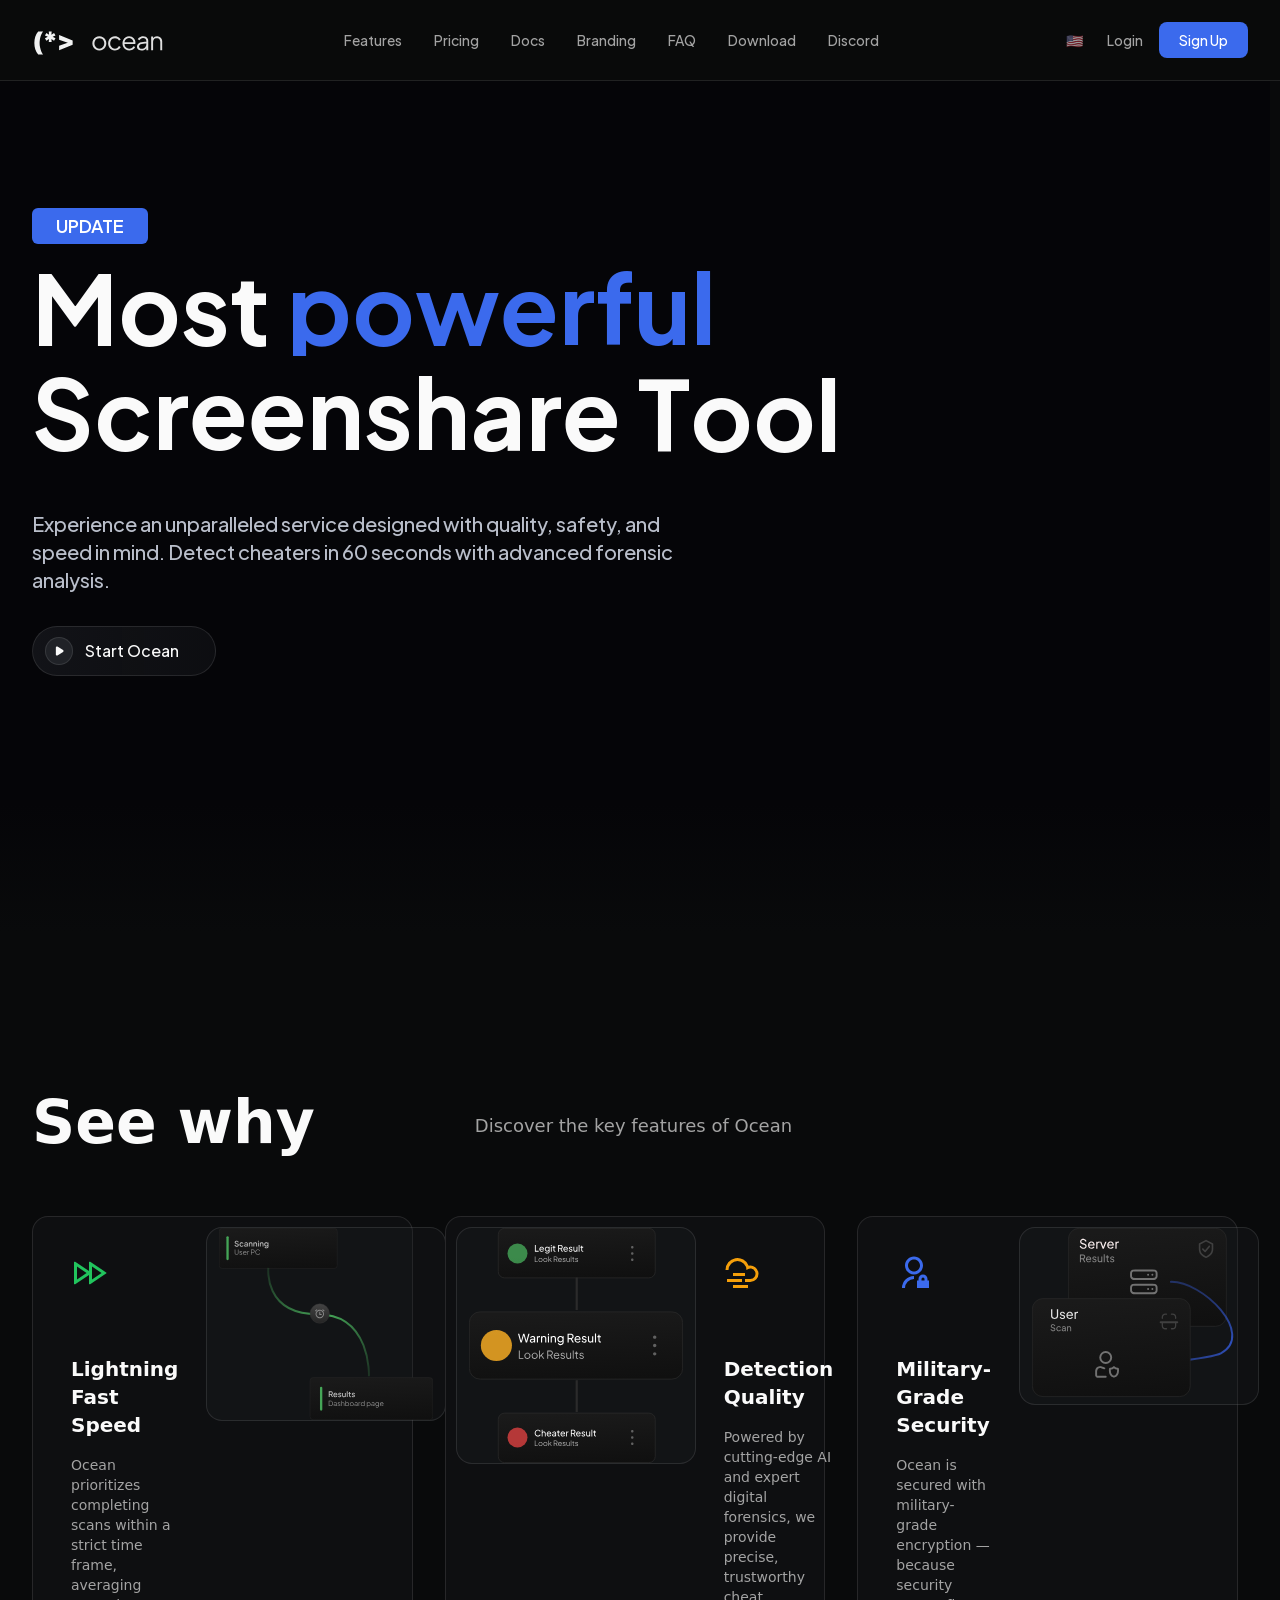
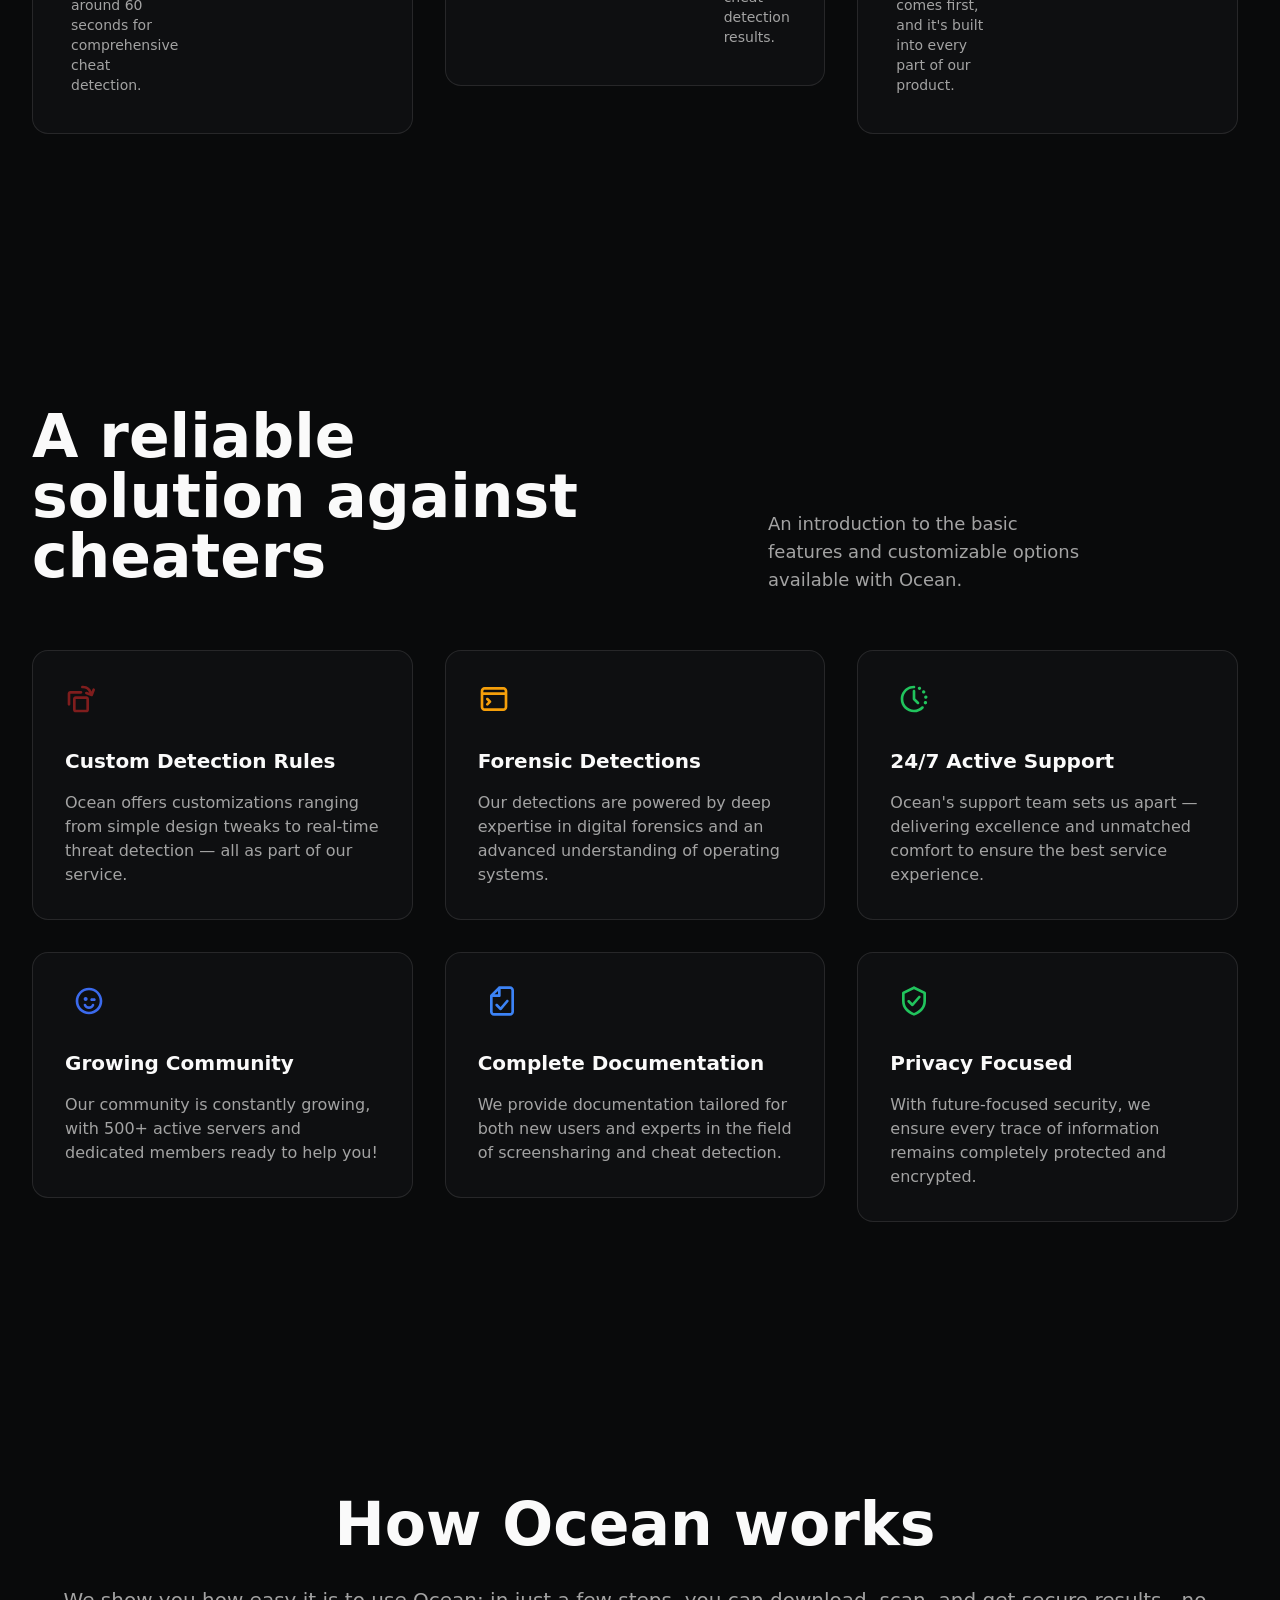
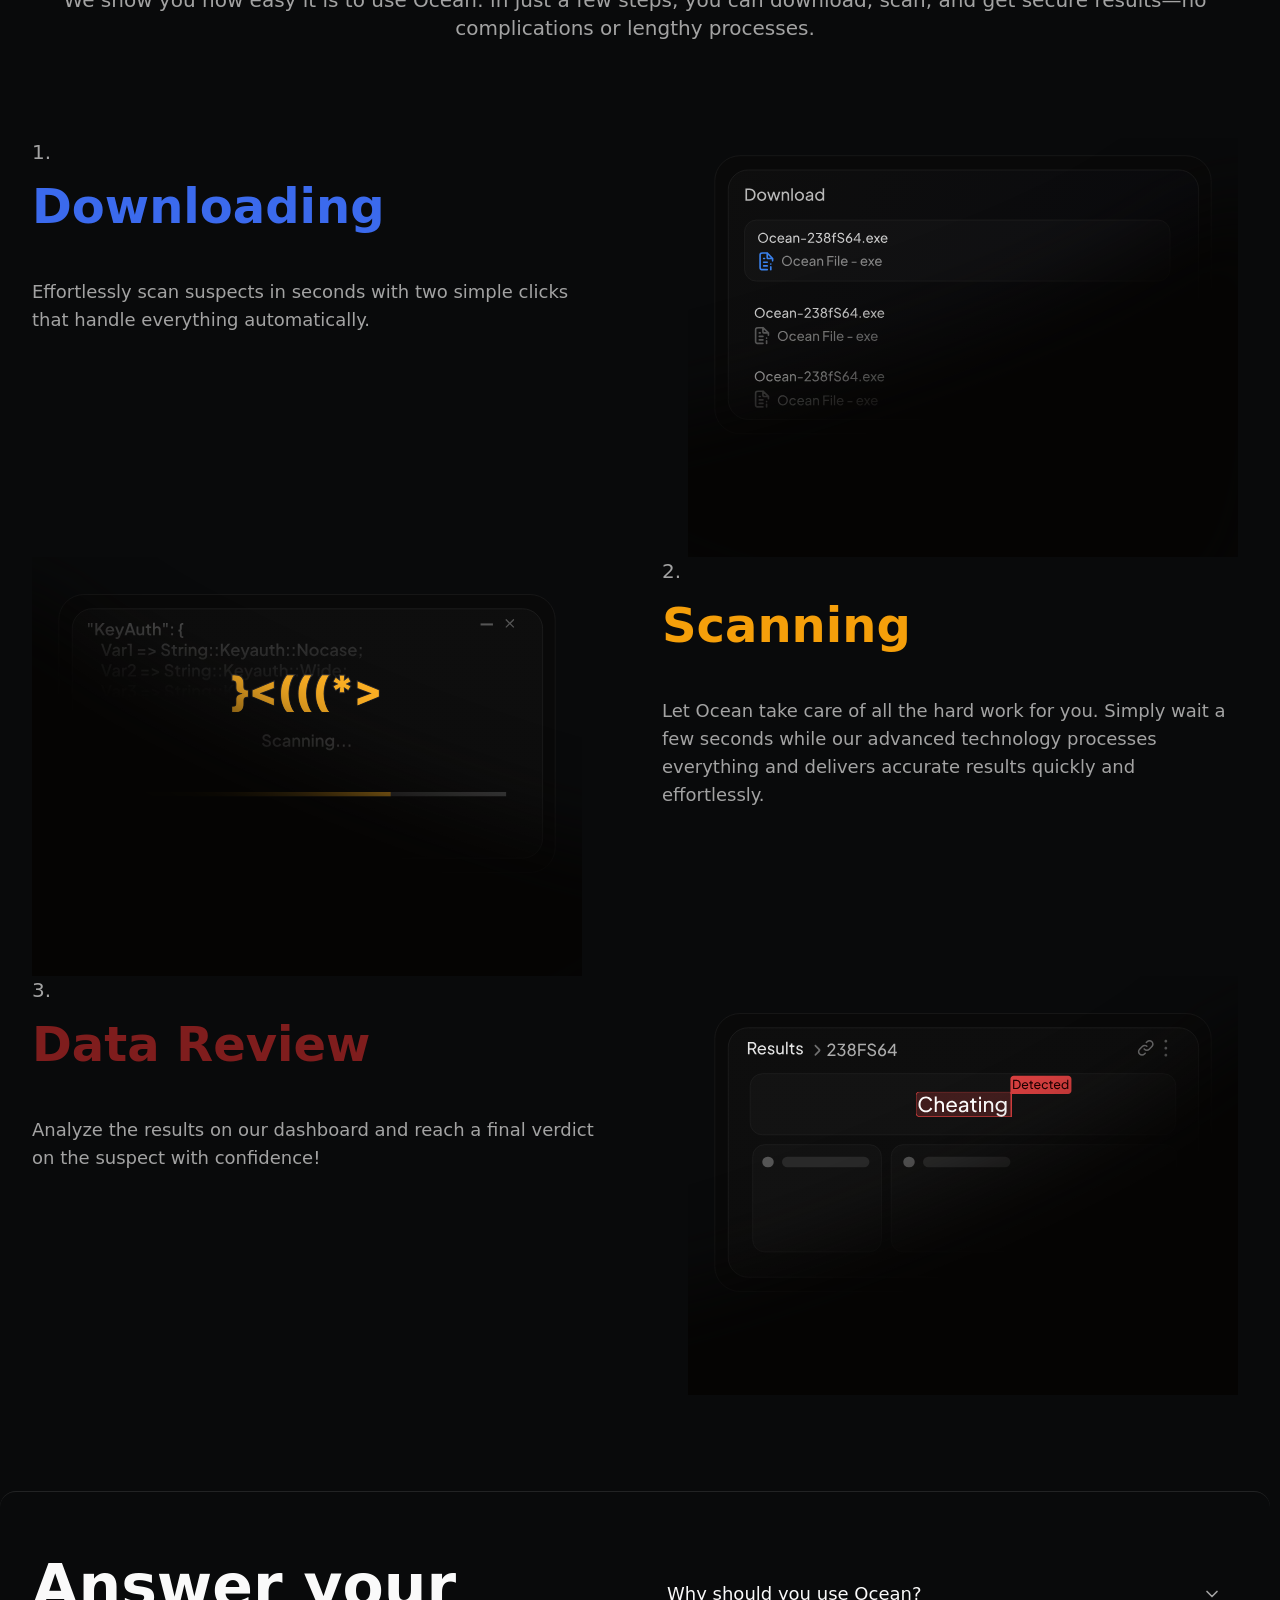
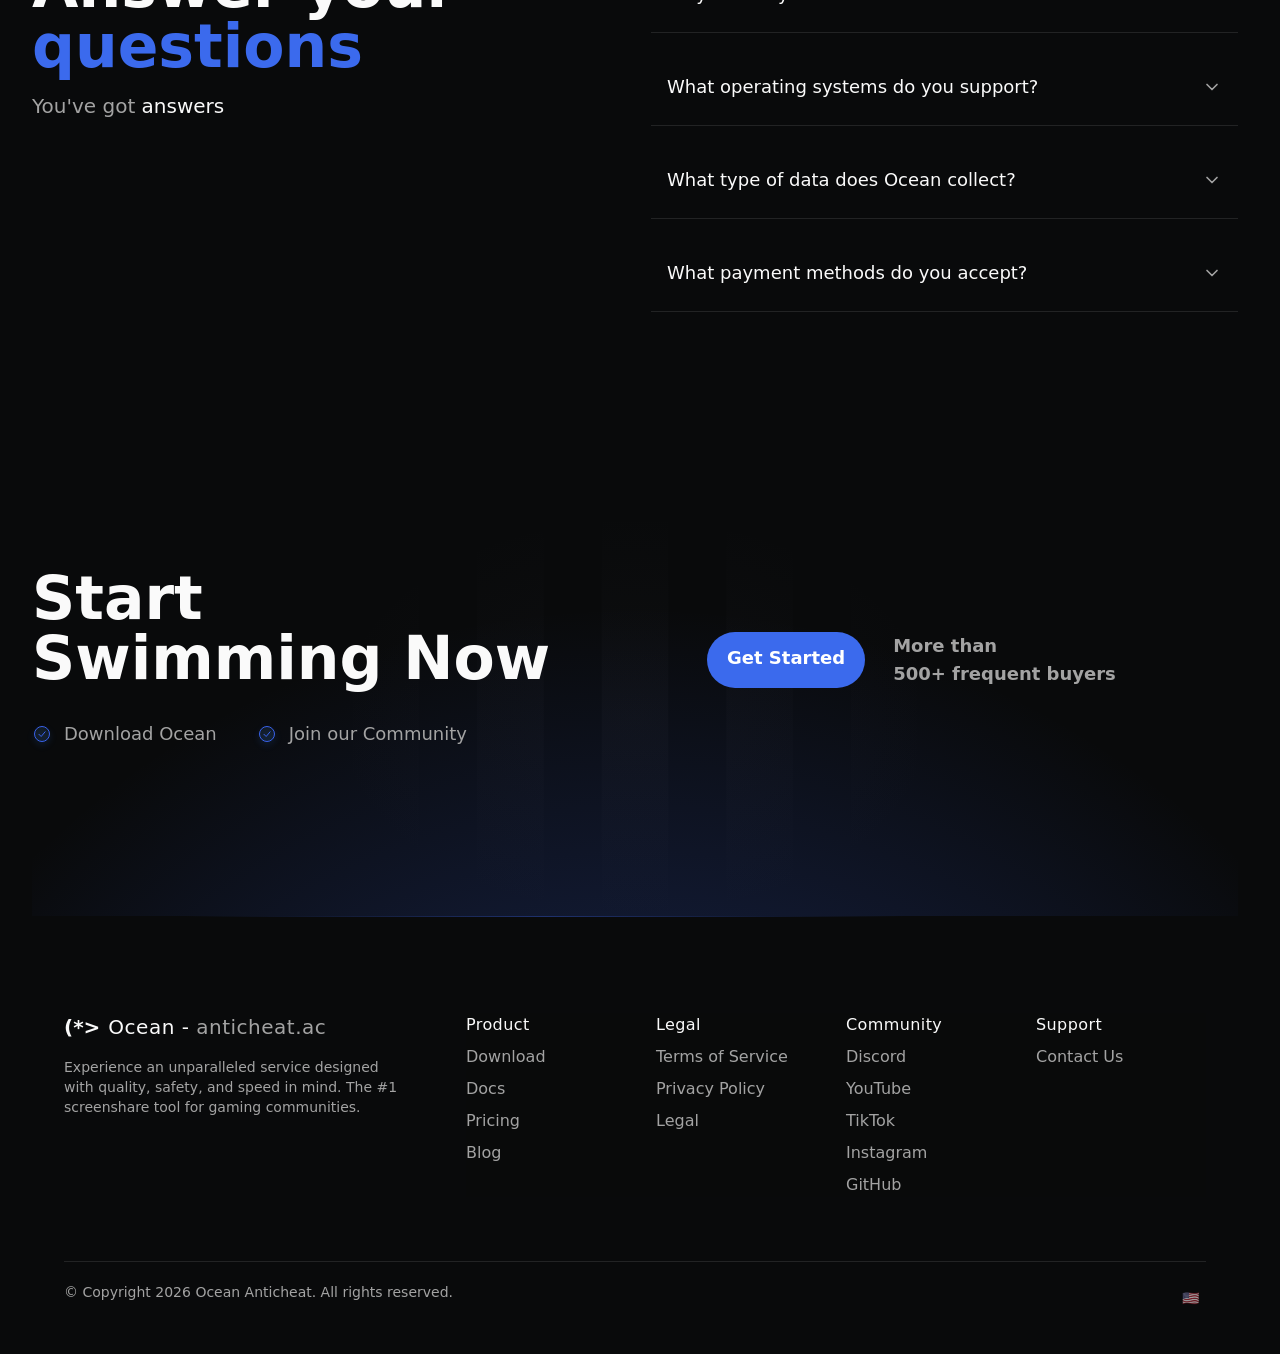
<file: index.html>
<!DOCTYPE html><html lang="en" translate="no" class="notranslate dark" style="color-scheme: dark; color-scheme: dark;"><head><meta charset="utf-8"><meta name="viewport" content="width=device-width, initial-scale=1, maximum-scale=5, viewport-fit=cover"><link rel="stylesheet" href="/_next/static/chunks/0yee9rl2ed49n.css" data-precedence="next"><link rel="stylesheet" href="/_next/static/chunks/0_pn-.otylr.d.css" data-precedence="next"><link rel="preload" as="script" fetchpriority="low" href="/_next/static/chunks/0oip~yj4yhwt..js"><script src="/_next/static/chunks/0a9zdbdwv9gmb.js" async=""></script><script src="/_next/static/chunks/05.hs31j6nt17.js" async=""></script><script src="/_next/static/chunks/0dmyeb95ccqwe.js" async=""></script><script src="/_next/static/chunks/05da63z80k4en.js" async=""></script><script src="/_next/static/chunks/0uxyh5broqc9m.js" async=""></script><script src="/_next/static/chunks/098mpqi~zs8xn.js" async=""></script><script src="/_next/static/chunks/0jznb.j-i5gvg.js" async=""></script><script src="/_next/static/chunks/0ofbl0cxcgbcy.js" async=""></script><script src="/_next/static/chunks/turbopack-0_6ig9rv_.dsl.js" async=""></script><script src="/_next/static/chunks/0~_y02sh016r6.js" async=""></script><script src="/_next/static/chunks/0iwyo8khdh1~r.js" async=""></script><script src="/_next/static/chunks/08cl1ewgnl88e.js" async=""></script><script src="/_next/static/chunks/0x_1.xi70y3lt.js" async=""></script><script src="/_next/static/chunks/0yloz4zj~4bdf.js" async=""></script><script src="/_next/static/chunks/1322j~3fmrbu-.js" async=""></script><script src="/_next/static/chunks/06pqw.81l7vs0.js" async=""></script><script src="/_next/static/chunks/00gofyfdx8ubn.js" async=""></script><script src="/_next/static/chunks/13k1mdls6_z~5.js" async=""></script><script src="/_next/static/chunks/12u.zv6jsr2h3.js" async=""></script><script src="/_next/static/chunks/05me09w_wgh2l.js" async=""></script><script src="/_next/static/chunks/07hmeswve6y1i.js" async=""></script><script src="/_next/static/chunks/0r0z~ej.7u_b5.js" async=""></script><script src="/_next/static/chunks/0i2tzztd31cz5.js" async=""></script><script src="/_next/static/chunks/07~s0a05ufx3p.js" async=""></script><script src="/_next/static/chunks/0-cy8.z79zy0x.js" async=""></script><script src="/_next/static/chunks/04_f41~l_tc-a.js" async=""></script><script src="/_next/static/chunks/047~6.jbe5uwi.js" async=""></script><script src="/_next/static/chunks/0peow18qqelsu.js" async=""></script><script src="/_next/static/chunks/00_c~tr1kxmje.js" async=""></script><meta name="next-size-adjust" content=""><meta name="google" content="notranslate"><meta name="theme-color" content="#0a0a0a"><meta name="theme-color" content="#0a0a0a" media="(prefers-color-scheme: dark)"><title>Ocean Anti-Cheat - #1 Screenshare Tool for Gaming Communities</title><meta name="description" content="Detect cheaters in 60 seconds with Ocean Anti-Cheat. Advanced forensic analysis, military-grade encryption, and real-time threat detection. Trusted by 500+ gaming servers for FiveM, Minecraft, and more."><link rel="author" href="https://anticheat.ac"><meta name="author" content="Ocean Anti-Cheat Team"><link rel="manifest" href="/manifest.json"><meta name="keywords" content="screenshare tool,anti-cheat software,cheat detection,gaming security,FiveM screenshare,Minecraft anti-cheat,server moderation,cheat scanner"><meta name="creator" content="Ocean Anti-Cheat"><meta name="publisher" content="Ocean Gaming Security"><meta name="robots" content="index, follow"><meta name="googlebot" content="index, follow, max-video-preview:-1, max-image-preview:large, max-snippet:-1"><meta name="category" content="technology"><meta name="classification" content="Gaming Security Software"><link rel="canonical" href="https://anticheat.ac"><meta name="format-detection" content="telephone=no, address=no, email=no"><meta name="mobile-web-app-capable" content="yes"><meta name="apple-mobile-web-app-title" content="Ocean Anti-Cheat"><link href="/icons/apple-touch-icon.png" rel="apple-touch-startup-image"><meta name="apple-mobile-web-app-status-bar-style" content="black-translucent"><meta property="og:title" content="Ocean Anti-Cheat - Professional Screenshare &amp; Cheat Detection"><meta property="og:description" content="The most powerful screenshare tool for gaming communities. Scan suspects in 60 seconds with advanced detection."><meta property="og:url" content="https://anticheat.ac"><meta property="og:image" content="/og-image.png"><meta property="og:image:width" content="1200"><meta property="og:image:height" content="630"><meta property="og:image:alt" content="Ocean Anti-Cheat - Professional Screenshare &amp; Cheat Detection Tool"><meta property="og:type" content="website"><meta name="twitter:card" content="summary_large_image"><meta name="twitter:site" content="@oceananticheat"><meta name="twitter:creator" content="@oceananticheat"><meta name="twitter:title" content="Ocean Anti-Cheat - Professional Screenshare Tool"><meta name="twitter:description" content="Professional anti-cheat and screenshare tool for gaming communities. Detect cheaters in 60 seconds with advanced forensic analysis. Trusted by 500+ servers worldwide."><meta name="twitter:image" content="/og-image.png"><link rel="shortcut icon" href="/favicon.ico"><link rel="icon" href="/favicon.ico" sizes="any"><link rel="icon" href="/icons/icon-192x192.png" sizes="192x192" type="image/png"><link rel="icon" href="/icons/icon-512x512_rounded.png" sizes="512x512" type="image/png"><link rel="apple-touch-icon" href="/icons/apple-touch-icon.png" sizes="180x180" type="image/png"><script id="organization-schema" type="application/ld+json">{"@context":"https://schema.org","@type":"Organization","@id":"/index.html#organization","name":"Ocean Anti-Cheat","url":"https://anticheat.ac","logo":{"@type":"ImageObject","url":"/icons/icon-512x512_rounded.png","width":512,"height":512},"description":"Professional anti-cheat and screenshare tool for gaming communities. Detect cheaters in 60 seconds with advanced forensic analysis. Trusted by 500+ servers worldwide.","foundingDate":"2023","sameAs":["https://discord.anticheat.ac","https://www.youtube.com/@OceanScanner","https://www.tiktok.com/@oceanscanner","https://www.instagram.com/anticheatac/","https://github.com/Ocean-SS-Tool"],"contactPoint":{"@type":"ContactPoint","email":"contact@anticheat.ac","contactType":"customer support"}}</script><script id="website-schema" type="application/ld+json">{"@context":"https://schema.org","@type":"WebSite","@id":"/index.html#website","url":"https://anticheat.ac","name":"Ocean Anti-Cheat","description":"Professional anti-cheat and screenshare tool for gaming communities. Detect cheaters in 60 seconds with advanced forensic analysis. Trusted by 500+ servers worldwide.","publisher":{"@id":"/index.html#organization"},"potentialAction":{"@type":"SearchAction","target":{"@type":"EntryPoint","urlTemplate":"/blog.html?q={search_term_string}"},"query-input":"required name=search_term_string"}}</script><script id="software-schema" type="application/ld+json">{"@context":"https://schema.org","@type":"SoftwareApplication","@id":"/index.html#software","name":"Ocean Anti-Cheat Scanner","description":"Professional screenshare and cheat detection tool for gaming communities. Scan suspects in 60 seconds with advanced forensic analysis.","applicationCategory":"SecurityApplication","operatingSystem":"Windows 7, Windows 8, Windows 10, Windows 11, Linux","offers":{"@type":"Offer","price":"0","priceCurrency":"USD","description":"Free tier available","availability":"https://schema.org/InStock"},"featureList":["Advanced cheat detection","60-second scan time","Military-grade encryption","Real-time threat detection","Custom detection rules","Multi-game support"],"screenshot":"/index.htmlhome/dashboard.png","softwareVersion":"2.0","author":{"@id":"/index.html#organization"}}</script><meta name="sentry-trace" content="4d87bf151051164aea21516f0265adf0-bfa0776f78c7d11f-0"><meta name="baggage" content="sentry-environment=production,sentry-release=cfee69970c332b665319d160bc4758460f1b9733,sentry-public_key=4f899df9bed5473fee87dc1edca64569,sentry-trace_id=4d87bf151051164aea21516f0265adf0,sentry-org_id=4510408919154688,sentry-sampled=false,sentry-sample_rand=0.3082363189534756,sentry-sample_rate=0"><script src="/_next/static/chunks/03~yq9q893hmn.js" nomodule=""></script><link rel="preload" href="/_next/static/media/caa3a2e1cccd8315-s.p.09~u27dqhyhd6.woff2" as="font" crossorigin="" type="font/woff2"><link rel="preload" href="/_next/static/media/fba5a26ea33df6a3-s.p.0eehd8tgys7nv.woff2" as="font" crossorigin="" type="font/woff2"><link rel="preload" href="/home/ocean_logosvg.svg" as="image"><script src="/_next/static/chunks/0pn6p.s-5srav.js"></script><script src="/_next/static/chunks/0ja9.17tr2au4.js"></script><script src="/_next/static/chunks/0w50v3rui4pvq.js"></script><script src="/_next/static/chunks/0pu0syeonr2e..js"></script><link rel="preload" as="image" imagesrcset="/__next_image/P3VybD0lMkZob21lJTJGZGFzaGJvYXJkLnBuZyZ3PTE5MjAmcT03NQ.png 1x, /__next_image/P3VybD0lMkZob21lJTJGZGFzaGJvYXJkLnBuZyZ3PTM4NDAmcT03NQ.png 2x"><script src="/_next/static/chunks/12_cbqr00fwrm.js"></script><link rel=stylesheet href=/local-overrides.css?v=20260628-blurfix></head><body class="geist_9c1fd2b9-module__We3PEq__variable geist_mono_c932d54b-module__LyTxPG__variable plus_jakarta_sans_7e9f5581-module__y56v-q__variable"><script id="local-dark-mode-lock">try{localStorage.setItem('theme','dark');document.documentElement.classList.remove('light');document.documentElement.classList.add('dark');document.documentElement.style.colorScheme='dark'}catch(e){}</script><div hidden=""><!--$--><!--/$--></div><a href="#main-content" class="sr-only focus:not-sr-only focus:fixed focus:top-4 focus:left-4 focus:z-9999 focus:rounded-md focus:bg-background focus:px-4 focus:py-2 focus:text-sm focus:font-medium focus:text-foreground focus:ring-2 focus:ring-brand/20 focus:ring-offset-2 focus:outline-none">Skip to main content</a><script>((a,b,c,d,e,f,g,h)=>{let i=document.documentElement,j=["light","dark"];function k(b){var c;(Array.isArray(a)?a:[a]).forEach(a=>{let c="class"===a,d=c&&f?e.map(a=>f[a]||a):e;c?(i.classList.remove(...d),i.classList.add(f&&f[b]?f[b]:b)):i.setAttribute(a,b)}),c=b,h&&j.includes(c)&&(i.style.colorScheme=c)}if(d)k(d);else try{let a=localStorage.getItem(b)||c,d=g&&"system"===a?window.matchMedia("(prefers-color-scheme: dark)").matches?"dark":"light":a;k(d)}catch(a){}})("class","theme","system","dark",["light","dark"],null,true,true)</script><!--$--><!--$--><!--/$--><!--/$--><div id="main-content" tabindex="-1" class="min-h-screen bg-background"><script id="faq-schema" type="application/ld+json">{"@context":"https://schema.org","@type":"FAQPage","@id":"/index.html#faq","mainEntity":[{"@type":"Question","name":"What is Ocean Anti-Cheat?","acceptedAnswer":{"@type":"Answer","text":"Ocean Anti-Cheat is a professional screenshare and cheat detection tool for gaming communities. It performs forensic analysis on a suspect machine and returns a detailed verdict in about 60 seconds."}},{"@type":"Question","name":"Which games does Ocean Anti-Cheat support?","acceptedAnswer":{"@type":"Answer","text":"Ocean supports FiveM, Rust, AltV, Roblox, SanAndreas (GTA SA-MP), RedM, RageMP, and Minecraft (Java and Bedrock)."}},{"@type":"Question","name":"How does Ocean Anti-Cheat detect cheats?","acceptedAnswer":{"@type":"Answer","text":"Ocean inspects Windows forensic artifacts such as Prefetch, Amcache, ShimCache, BAM, EVTX, and PCAsvc, cross-references them with signatures of known cheats, and flags injected mods, suspicious strings, and integrity violations. Communities can add custom detection rules."}},{"@type":"Question","name":"How long does a scan take?","acceptedAnswer":{"@type":"Answer","text":"A standard scan completes in around 60 seconds. The exact time depends on the suspect machine and the number of detection rules enabled."}},{"@type":"Question","name":"Is Ocean Anti-Cheat free?","acceptedAnswer":{"@type":"Answer","text":"Yes, Ocean offers a free tier. Paid plans unlock enterprise features such as custom detection rules, private GUI templates, private string lists, and higher quotas."}},{"@type":"Question","name":"Is the scan data encrypted?","acceptedAnswer":{"@type":"Answer","text":"Yes. Scan results are transmitted and stored with AES-256 encryption."}},{"@type":"Question","name":"Does Ocean Anti-Cheat have a public API?","acceptedAnswer":{"@type":"Answer","text":"Yes. Enterprise customers can create pins, check pin status, list scanned users, and query user risk scores programmatically. See /docs/api.html."}},{"@type":"Question","name":"What languages is Ocean Anti-Cheat available in?","acceptedAnswer":{"@type":"Answer","text":"Ocean is available in English, Spanish, and Turkish."}}]}</script><section aria-label="Ocean Anti-Cheat overview" class="sr-only"><h1>Ocean Anti-Cheat — Professional Screenshare and Cheat Detection Tool for Gaming Communities</h1><p>Ocean Anti-Cheat is a professional screenshare and cheat detection platform used by more than 500 gaming servers to detect cheaters in about 60 seconds. Staff trigger a scan on a suspect's machine and Ocean returns a detailed forensic report covering running processes, executed binaries, injected modules, suspicious strings, system integrity, and game-specific tampering.</p><p>Ocean supports FiveM, Rust, AltV, Roblox, SanAndreas (GTA SA-MP), RedM, RageMP, and Minecraft (both Java and Bedrock editions). Scan results are protected with AES-256 encryption in transit and at rest. The platform enforces a five-level role hierarchy (OWNER, MANAGER, ADMIN, STAFF, USER) and logs every staff action to a tamper-evident audit trail.</p><h2>Core capabilities</h2><ul><li><strong>60-second forensic scan.</strong> Ocean inspects Windows forensic artifacts including Prefetch, Amcache, ShimCache, BAM (Background Activity Moderator), EVTX event logs, PCAsvc, JavaW, and the running process list.</li><li><strong>Custom detection rules.</strong> Communities can write their own detection rules, suspicious file signatures, and custom string matchers in an in-browser JavaScript editor with syntax highlighting and live validation.</li><li><strong>Enterprise tier.</strong> Enterprise plans unlock private detection rules, private string lists, private GUI templates, the freeze/restore lifecycle, and a public API for programmatic pin creation and user risk scoring.</li><li><strong>Discord integration.</strong> A Discord bot with twelve addons lets staff trigger scans, review results, ban suspects, and collaborate on cases without leaving Discord.</li><li><strong>Public REST API.</strong> Enterprise customers can create pins, check pin status, list scanned users, and query user risk scores programmatically. Full documentation is available at<!-- --> <a href="/docs/api.html">anticheat.ac/docs/api</a>.</li><li><strong>Internationalized.</strong> The dashboard is available in English, Spanish, and Turkish.</li></ul><h2>Supported games</h2><ul><li>FiveM (GTA V roleplay)</li><li>Rust (survival)</li><li>AltV (GTA V roleplay)</li><li>Roblox (sandbox)</li><li>SanAndreas (GTA SA-MP)</li><li>RedM (Red Dead Redemption 2 roleplay)</li><li>RageMP (GTA V roleplay)</li><li>Minecraft Java Edition</li><li>Minecraft Bedrock Edition</li></ul><h2>Frequently asked questions</h2><details><summary>What is Ocean Anti-Cheat?</summary><p>Ocean Anti-Cheat is a professional screenshare and cheat detection tool for gaming communities. It performs forensic analysis on a suspect's machine and returns a detailed verdict in about 60 seconds.</p></details><details><summary>Which games does Ocean Anti-Cheat support?</summary><p>Ocean supports FiveM, Rust, AltV, Roblox, SanAndreas (GTA SA-MP), RedM, RageMP, and Minecraft (both Java and Bedrock editions).</p></details><details><summary>How does Ocean Anti-Cheat detect cheats?</summary><p>Ocean inspects Windows forensic artifacts such as Prefetch, Amcache, ShimCache, BAM, EVTX, PCAsvc, and the running process list. It cross-references those artifacts with signatures of known cheats, injected mods, suspicious strings, and integrity violations. Communities can add custom detection rules for their specific setup.</p></details><details><summary>How long does a scan take?</summary><p>A standard scan completes in around 60 seconds. The exact duration depends on the suspect's machine and the number of custom detection rules enabled.</p></details><details><summary>Is Ocean Anti-Cheat free?</summary><p>Ocean offers a free tier that covers the essentials for small communities. Paid plans unlock enterprise features such as custom detection rules, private string lists, private GUI templates, higher quotas, and API access. See<!-- --> <a href="/pricing.html">anticheat.ac/pricing</a> for details.</p></details><details><summary>Is the scan data encrypted?</summary><p>Yes. Scan results are transmitted and stored with AES-256 encryption. Sensitive fields returned to the dashboard are encrypted in transit and at rest.</p></details><details><summary>Does Ocean Anti-Cheat have a public API?</summary><p>Yes. Enterprise customers can create pins, check pin status, list scanned users, and query user risk scores programmatically. See<!-- --> <a href="/docs/api.html">anticheat.ac/docs/api</a> for endpoints and authentication.</p></details><details><summary>Can I self-host Ocean Anti-Cheat?</summary><p>Ocean is offered primarily as a SaaS. Enterprise customers can contact the team at<!-- --> <a href="mailto:contact@anticheat.ac">contact@anticheat.ac</a> about dedicated deployments.</p></details><h2>Get started</h2><ul><li><a href="/downloads.html">Download the Ocean Anti-Cheat scanner</a></li><li><a href="/pricing.html">View pricing plans</a></li><li><a href="/docs.html">Read the documentation</a></li><li><a href="/docs/api.html">Explore the public API</a></li><li><a href="/blog.html">Read the research blog</a></li><li><a href="/changelog.html">See the changelog</a></li><li><a href="https://discord.anticheat.ac" target="_blank" rel="noopener noreferrer">Join the Ocean Anti-Cheat Discord community</a></li></ul><h2>About Ocean Anti-Cheat</h2><p>Ocean Anti-Cheat was founded in 2023 and is trusted by more than 500 gaming servers and communities worldwide. The team maintains a public changelog, publishes technical research on topics such as stack spoofing, HVCI/VBS bypass, process hollowing, and mapped drivers at<!-- --> <a href="/blog.html">anticheat.ac/blog</a>, and ships updates continuously. For enterprise inquiries, partnerships, or press contact<!-- --> <a href="mailto:contact@anticheat.ac">contact@anticheat.ac</a>.</p></section><div><div class="relative overflow-hidden font-[family-name:var(--font-plus-jakarta)]"><div class="absolute inset-0 h-full w-full" style="width: 100%; filter: invert(1) hue-rotate(180deg);" aria-hidden="true"><div class="relative h-full min-h-full w-full bg-[#050508]"><canvas class="absolute inset-0 block h-full w-full" width="2150" height="808" style="width: 2150px; height: 808px;"></canvas></div></div><div class="" style="opacity: 1; transition: opacity 1200ms ease-out, filter 1200ms ease-out; filter: blur(0px);"><img alt="Ocean Anti-Cheat Dashboard showing scan results and detection interface" width="1920" height="1000" decoding="async" data-nimg="1" class="absolute hidden 2xl:flex w-2/3 opacity-100 translate-x-2/5 right-0 -mt-16 translate-y-1/3 top-0 -z-4 object-cover" srcset="/__next_image/P3VybD0lMkZob21lJTJGZGFzaGJvYXJkLnBuZyZ3PTE5MjAmcT03NQ.png 1x, /__next_image/P3VybD0lMkZob21lJTJGZGFzaGJvYXJkLnBuZyZ3PTM4NDAmcT03NQ.png 2x" src="/__next_image/P3VybD0lMkZob21lJTJGZGFzaGJvYXJkLnBuZyZ3PTM4NDAmcT03NQ.png" style="color: transparent;"></div><div id="navBarStick" class="fixed top-0 left-0 w-full z-[100] transition-all duration-300 pt-safe border-b border-border bg-background/90 backdrop-blur-md"><nav aria-label="Main navigation" class="w-full mx-auto container px-4 sm:px-6 lg:px-8"><div class="flex items-center justify-between h-20"><div class="flex-shrink-0"><a href="/index.html"><img alt="Ocean Logo" width="120" height="32" decoding="async" data-nimg="1" class="h-8 w-auto" style="color:transparent" src="/home/ocean_logosvg.svg"></a></div><div class="hidden lg:block"><div class="flex items-center space-x-8"><a href="#features" class="text-sm text-muted-foreground hover:text-foreground transition duration-300">Features</a><a class="text-sm text-muted-foreground hover:text-foreground transition duration-300" href="/pricing.html">Pricing</a><a class="text-sm text-muted-foreground hover:text-foreground transition duration-300" href="/docs.html">Docs</a><a class="text-sm text-muted-foreground hover:text-foreground transition duration-300" href="/branding.html">Branding</a><a href="#faq" class="text-sm text-muted-foreground hover:text-foreground transition duration-300">FAQ</a><a class="text-sm text-muted-foreground hover:text-foreground transition duration-300" href="/downloads.html">Download</a><a href="https://discord.anticheat.ac/" target="_blank" rel="noopener noreferrer" class="text-sm text-muted-foreground hover:text-foreground transition duration-300">Discord<span class="sr-only"> (opens in new tab)</span></a></div></div><div class="hidden lg:flex items-center space-x-4"><button class="inline-flex items-center justify-center gap-2 whitespace-nowrap text-[13px] font-medium transition-all duration-200 ease-out focus-visible:outline-none focus-visible:ring-2 focus-visible:ring-brand/30 focus-visible:ring-offset-0 disabled:pointer-events-none disabled:opacity-50 [&amp;_svg]:pointer-events-none [&amp;_svg]:size-4 [&amp;_svg]:shrink-0 active:scale-[0.98] cursor-pointer select-none hover:bg-muted/40 hover:text-foreground text-foreground/60 h-8 w-8 rounded-md" aria-label="Change language" type="button" id="radix-_R_5ljlfcqlb_" aria-haspopup="menu" aria-expanded="false" data-state="closed"><span class="text-sm">🇺🇸</span></button><a class="text-sm text-muted-foreground hover:text-foreground transition duration-300" href="/auth/login.html">Login</a><a class="bg-brand text-brand-foreground px-5 py-2 rounded-lg text-sm hover:bg-brand/90 transition duration-300" href="/auth/register.html">Sign Up</a></div><div class="lg:hidden"><button class="text-muted-foreground hover:text-foreground focus:outline-none focus:text-foreground p-2" aria-label="Toggle menu" aria-expanded="false"><svg xmlns="http://www.w3.org/2000/svg" width="24" height="24" viewBox="0 0 24 24" fill="none" stroke="currentColor" stroke-width="2" stroke-linecap="round" stroke-linejoin="round" class="lucide lucide-menu h-6 w-6" aria-hidden="true"><path d="M4 5h16"></path><path d="M4 12h16"></path><path d="M4 19h16"></path></svg></button></div></div></nav></div><div class="lg:hidden fixed right-0 top-0 h-full w-[280px] bg-card z-[101] transform transition-transform duration-300 ease-in-out safe-area-all translate-x-full"><div class="flex flex-col h-full"><div class="flex items-center justify-between p-4 pt-safe border-b border-border"><a href="/index.html"><img alt="Ocean Logo" loading="lazy" width="100" height="32" decoding="async" data-nimg="1" class="h-8 w-auto" style="color:transparent" src="/home/ocean_logosvg.svg"></a><button class="text-muted-foreground hover:text-foreground p-2" aria-label="Close menu"><svg xmlns="http://www.w3.org/2000/svg" width="24" height="24" viewBox="0 0 24 24" fill="none" stroke="currentColor" stroke-width="2" stroke-linecap="round" stroke-linejoin="round" class="lucide lucide-x h-6 w-6" aria-hidden="true"><path d="M18 6 6 18"></path><path d="m6 6 12 12"></path></svg></button></div><div class="flex-1 overflow-y-auto"><div class="px-4 py-6 space-y-1"><a href="#features" class="block px-3 py-3 text-base text-muted-foreground hover:text-foreground hover:bg-brand/8 rounded-lg transition duration-300">Features</a><a class="block px-3 py-3 text-base text-muted-foreground hover:text-foreground hover:bg-brand/8 rounded-lg transition duration-300" href="/pricing.html">Pricing</a><a class="block px-3 py-3 text-base text-muted-foreground hover:text-foreground hover:bg-brand/8 rounded-lg transition duration-300" href="/docs.html">Docs</a><a class="block px-3 py-3 text-base text-muted-foreground hover:text-foreground hover:bg-brand/8 rounded-lg transition duration-300" href="/branding.html">Branding</a><a href="#faq" class="block px-3 py-3 text-base text-muted-foreground hover:text-foreground hover:bg-brand/8 rounded-lg transition duration-300">FAQ</a><a href="#download" class="block px-3 py-3 text-base text-muted-foreground hover:text-foreground hover:bg-brand/8 rounded-lg transition duration-300">Download</a><a href="https://discord.anticheat.ac/" target="_blank" rel="noopener noreferrer" class="block px-3 py-3 text-base text-muted-foreground hover:text-foreground hover:bg-brand/8 rounded-lg transition duration-300">Discord</a></div></div><div class="border-t border-border p-4 space-y-3"><a class="block w-full text-center px-4 py-3 text-base text-muted-foreground border border-border rounded-lg hover:text-foreground hover:border-foreground/50 transition duration-300" href="/auth/login.html">Login</a><a class="block w-full text-center px-4 py-3 text-base bg-brand text-brand-foreground rounded-lg hover:bg-brand/90 transition duration-300" href="/auth/register.html">Sign Up</a></div></div></div><header class="flex items-center pt-48 pb-64 px-4 sm:px-6 lg:px-8"><div class="container mx-auto flex flex-col"><div class="bg-brand relative z-10 mt-4 px-6 py-1 text-brand-foreground text-lg font-semibold w-fit rounded-md">UPDATE</div><h1 class="text-5xl sm:text-6xl md:text-7xl lg:text-8xl font-bold mt-4"><span class="inline-block"><span class="split-parent overflow-hidden inline-block whitespace-normal gap-x-2 text-foreground" style="text-align:center;word-wrap:break-word" aria-label="Most"><div aria-hidden="true" style="position: relative; display: inline-block; will-change: transform, opacity; translate: none; rotate: none; scale: none; transform: translate3d(0px, -1.0572px, 0px); opacity: 1.0264;">M</div><div aria-hidden="true" style="position: relative; display: inline-block; will-change: transform, opacity; translate: none; rotate: none; scale: none; transform: translate3d(0px, -1.1873px, 0px); opacity: 1.0297;">o</div><div aria-hidden="true" style="position: relative; display: inline-block; will-change: transform, opacity; translate: none; rotate: none; scale: none; transform: translate3d(0px, -1.3117px, 0px); opacity: 1.0328;">s</div><div aria-hidden="true" style="position: relative; display: inline-block; will-change: transform, opacity; translate: none; rotate: none; scale: none; transform: translate3d(0px, -1.4286px, 0px); opacity: 1.0357;">t</div></span></span> <span class="inline-block"><span class="split-parent overflow-hidden inline-block whitespace-normal gap-x-2 text-brand" style="text-align:center;word-wrap:break-word" aria-label="powerful"><div aria-hidden="true" style="position: relative; display: inline-block; will-change: transform, opacity; translate: none; rotate: none; scale: none; transform: translate3d(0px, -1.0572px, 0px); opacity: 1.0264;">p</div><div aria-hidden="true" style="position: relative; display: inline-block; will-change: transform, opacity; translate: none; rotate: none; scale: none; transform: translate3d(0px, -1.1873px, 0px); opacity: 1.0297;">o</div><div aria-hidden="true" style="position: relative; display: inline-block; will-change: transform, opacity; translate: none; rotate: none; scale: none; transform: translate3d(0px, -1.3117px, 0px); opacity: 1.0328;">w</div><div aria-hidden="true" style="position: relative; display: inline-block; will-change: transform, opacity; translate: none; rotate: none; scale: none; transform: translate3d(0px, -1.4286px, 0px); opacity: 1.0357;">e</div><div aria-hidden="true" style="position: relative; display: inline-block; will-change: transform, opacity; translate: none; rotate: none; scale: none; transform: translate3d(0px, -1.5358px, 0px); opacity: 1.0384;">r</div><div aria-hidden="true" style="position: relative; display: inline-block; will-change: transform, opacity; translate: none; rotate: none; scale: none; transform: translate3d(0px, -1.6314px, 0px); opacity: 1.0408;">f</div><div aria-hidden="true" style="position: relative; display: inline-block; will-change: transform, opacity; translate: none; rotate: none; scale: none; transform: translate3d(0px, -1.7134px, 0px); opacity: 1.0428;">u</div><div aria-hidden="true" style="position: relative; display: inline-block; will-change: transform, opacity; translate: none; rotate: none; scale: none; transform: translate3d(0px, -1.7797px, 0px); opacity: 1.0445;">l</div></span></span><br><span class="split-parent overflow-hidden inline-block whitespace-normal text-foreground" style="text-align:center;word-wrap:break-word" aria-label="Screenshare Tool"><div aria-hidden="true" style="position: relative; display: inline-block; will-change: transform, opacity; translate: none; rotate: none; scale: none; transform: translate3d(0px, -1.0572px, 0px); opacity: 1.0264;">S</div><div aria-hidden="true" style="position: relative; display: inline-block; will-change: transform, opacity; translate: none; rotate: none; scale: none; transform: translate3d(0px, -1.3117px, 0px); opacity: 1.0328;">c</div><div aria-hidden="true" style="position: relative; display: inline-block; will-change: transform, opacity; translate: none; rotate: none; scale: none; transform: translate3d(0px, -1.5358px, 0px); opacity: 1.0384;">r</div><div aria-hidden="true" style="position: relative; display: inline-block; will-change: transform, opacity; translate: none; rotate: none; scale: none; transform: translate3d(0px, -1.7134px, 0px); opacity: 1.0428;">e</div><div aria-hidden="true" style="position: relative; display: inline-block; will-change: transform, opacity; translate: none; rotate: none; scale: none; transform: translate3d(0px, -1.8283px, 0px); opacity: 1.0457;">e</div><div aria-hidden="true" style="position: relative; display: inline-block; will-change: transform, opacity; translate: none; rotate: none; scale: none; transform: translate3d(0px, -1.8652px, 0px); opacity: 1.0466;">n</div><div aria-hidden="true" style="position: relative; display: inline-block; will-change: transform, opacity; translate: none; rotate: none; scale: none; transform: translate3d(0px, -1.8107px, 0px); opacity: 1.0453;">s</div><div aria-hidden="true" style="position: relative; display: inline-block; will-change: transform, opacity; translate: none; rotate: none; scale: none; transform: translate3d(0px, -1.6539px, 0px); opacity: 1.0413;">h</div><div aria-hidden="true" style="position: relative; display: inline-block; will-change: transform, opacity; translate: none; rotate: none; scale: none; transform: translate3d(0px, -1.3878px, 0px); opacity: 1.0347;">a</div><div aria-hidden="true" style="position: relative; display: inline-block; will-change: transform, opacity; translate: none; rotate: none; scale: none; transform: translate3d(0px, -1.0099px, 0px); opacity: 1.0252;">r</div><div aria-hidden="true" style="position: relative; display: inline-block; will-change: transform, opacity; translate: none; rotate: none; scale: none; transform: translate3d(0px, -0.5234px, 0px); opacity: 1.0131;">e</div> <div aria-hidden="true" style="position: relative; display: inline-block; will-change: transform, opacity; translate: none; rotate: none; scale: none; transform: translate3d(0px, 0.0627px, 0px); opacity: 0.9984;">T</div><div aria-hidden="true" style="position: relative; display: inline-block; will-change: transform, opacity; translate: none; rotate: none; scale: none; transform: translate3d(0px, 0.7327px, 0px); opacity: 0.9817;">o</div><div aria-hidden="true" style="position: relative; display: inline-block; will-change: transform, opacity; translate: none; rotate: none; scale: none; transform: translate3d(0px, 1.4642px, 0px); opacity: 0.9634;">o</div><div aria-hidden="true" style="position: relative; display: inline-block; will-change: transform, opacity; translate: none; rotate: none; scale: none; transform: translate3d(0px, 2.2284px, 0px); opacity: 0.9443;">l</div></span></h1><div style="translate: none; rotate: none; scale: none; opacity: 1; transform: translate(0px, 0px);"><p class="mt-10 text-lg sm:text-xl text-muted-foreground max-w-2xl">Experience an unparalleled service designed with quality, safety, and speed in mind. Detect cheaters in 60 seconds with advanced forensic analysis.</p></div><div class="flex relative flex-col sm:flex-row gap-4 mt-8"><a class="bg-gradient-to-r z-3 text-foreground font-medium cursor-pointer transition-all duration-300 hover:bg-brand/10 relative flex items-center justify-center sm:flex-row from-muted/50 to-muted/30 py-3 px-9 rounded-full border border-border" aria-label="Start using Ocean Anti-Cheat - Login or Register" href="/auth/login.html"><svg class="px-1.5 py-1.5 w-7 h-7 absolute left-3 bg-muted border border-border rounded-full fill-foreground" viewBox="0 0 20 20" fill="none" xmlns="http://www.w3.org/2000/svg" aria-hidden="true"><path d="M15.795 11.272L7.795 16.272C6.79593 16.8964 5.5 16.1782 5.5 15L5.5 5.00002C5.5 3.82186 6.79593 3.1036 7.795 3.72802L15.795 8.72802C16.735 9.31552 16.735 10.6845 15.795 11.272Z" fill="current"></path></svg><span class="ml-4">Start Ocean</span></a></div></div></header></div><div class="w-full h-32 relative z-10 -mt-32 bg-gradient-to-b from-transparent to-background flex items-center justify-center" aria-hidden="true"></div><section id="features" class="mt-40 mb-48 mx-auto container px-4 sm:px-6 lg:px-8" aria-labelledby="features-heading"><div class="flex flex-col lg:flex-row items-start lg:items-center w-full gap-8"><h2 id="features-heading" class="sr-only">Why Choose Ocean Anti-Cheat</h2><p class="blur-text text-foreground text-4xl sm:text-5xl lg:text-6xl font-semibold flex flex-wrap"><span style="display: inline-block; filter: blur(0px); opacity: 1; transform: none;">See<!-- -->&nbsp;</span><span style="display: inline-block; filter: blur(0px); opacity: 1; transform: none;">why</span></p><div class="lg:ml-32"><p class="blur-text font-medium -mb-2 text-base sm:text-lg max-w-xs text-muted-foreground flex flex-wrap"><span style="display: inline-block; filter: blur(0px); opacity: 1; transform: none;">Discover<!-- -->&nbsp;</span><span style="display: inline-block; filter: blur(0px); opacity: 1; transform: none;">the<!-- -->&nbsp;</span><span style="display: inline-block; filter: blur(0px); opacity: 1; transform: none;">key<!-- -->&nbsp;</span><span style="display: inline-block; filter: blur(0px); opacity: 1; transform: none;">features<!-- -->&nbsp;</span><span style="display: inline-block; filter: blur(0px); opacity: 1; transform: none;">of<!-- -->&nbsp;</span><span style="display: inline-block; filter: blur(0px); opacity: 1; transform: none;">Ocean</span></p></div></div><div class="w-full grid grid-cols-1 lg:grid-cols-2 xl:grid-cols-3 gap-8 mt-16"><div style="translate: none; rotate: none; scale: none; opacity: 1; transform: translate(0px, 0px);"><article class="bg-card border border-border rounded-2xl p-4 sm:p-2.5 flex flex-col sm:flex-row"><div class="p-4 sm:p-7"><svg class="fill-success w-9 h-9" viewBox="0 0 24 24" xmlns="http://www.w3.org/2000/svg" aria-hidden="true"><path d="M12 13.333l-9.223 6.149A.5.5 0 0 1 2 19.066V4.934a.5.5 0 0 1 .777-.416L12 10.667V4.934a.5.5 0 0 1 .777-.416l10.599 7.066a.5.5 0 0 1 0 .832l-10.599 7.066a.5.5 0 0 1-.777-.416v-5.733zM10.394 12L4 7.737v8.526L10.394 12zM14 7.737v8.526L20.394 12 14 7.737z"></path></svg><h3 class="mt-8 sm:mt-16 text-foreground font-semibold text-xl">Lightning Fast Speed</h3><p class="text-sm mt-4 text-muted-foreground">Ocean prioritizes completing scans within a strict time frame, averaging around 60 seconds for comprehensive cheat detection.</p></div><div class="mt-6 sm:mt-0 sm:min-w-60 sm:ml-auto h-48 sm:h-full flex items-center px-3 justify-center bg-muted/30 rounded-2xl border border-border"><img alt="Speed performance graph showing 60-second scan completion time" loading="lazy" width="300" height="100" decoding="async" data-nimg="1" class="w-full h-full object-contain" src="/home/feature_1.svg" style="color: transparent;"></div></article></div><div style="translate: none; rotate: none; scale: none; opacity: 1; transform: translate(0px, 0px);"><article class="bg-card border border-border rounded-2xl flex flex-col sm:flex-row p-4 sm:p-2.5"><div class="order-2 sm:order-1 mt-6 sm:mt-0 sm:min-w-60 sm:mr-auto h-48 sm:h-full flex items-center px-3 py-0 justify-center bg-muted/30 rounded-2xl border border-border"><img alt="Quality analysis visualization with detection accuracy metrics" loading="lazy" width="300" height="100" decoding="async" data-nimg="1" class="w-full h-full object-contain" src="/home/feature_2.svg" style="color: transparent;"></div><div class="order-1 sm:order-2 p-4 sm:p-7"><svg class="fill-warning w-9 h-9" viewBox="0 0 24 24" xmlns="http://www.w3.org/2000/svg" aria-hidden="true"><path d="M14 18v-2h3.5a3.5 3.5 0 1 0-2.5-5.95V10a6 6 0 1 0-12 0v.007H1V10a8 8 0 0 1 15.458-2.901A5.5 5.5 0 1 1 17.5 18H14zm-8 2h10v2H6v-2zm0-8h8v2H6v-2zm-4 4h10v2H2v-2z"></path></svg><h3 class="mt-8 sm:mt-16 text-foreground font-semibold text-xl">Detection Quality</h3><p class="text-sm mt-4 text-muted-foreground">Powered by cutting-edge AI and expert digital forensics, we provide precise, trustworthy cheat detection results.</p></div></article></div><div style="translate: none; rotate: none; scale: none; opacity: 1; transform: translate(0px, 0px);"><article class="bg-card border border-border rounded-2xl p-4 sm:p-2.5 flex flex-col sm:flex-row"><div class="p-4 sm:p-7"><svg class="fill-brand w-9 h-9" viewBox="0 0 24 24" xmlns="http://www.w3.org/2000/svg" aria-hidden="true"><path d="M12 14v2a6 6 0 0 0-6 6H4a8 8 0 0 1 8-8zm0-1c-3.315 0-6-2.685-6-6s2.685-6 6-6 6 2.685 6 6-2.685 6-6 6zm0-2c2.21 0 4-1.79 4-4s-1.79-4-4-4-4 1.79-4 4 1.79 4 4 4zm9 6h1v5h-8v-5h1v-1a3 3 0 0 1 6 0v1zm-2 0v-1a1 1 0 0 0-2 0v1h2z"></path></svg><h3 class="mt-8 sm:mt-16 text-foreground font-semibold text-xl">Military-Grade Security</h3><p class="text-sm mt-4 text-muted-foreground">Ocean is secured with military-grade encryption — because security comes first, and it's built into every part of our product.</p></div><div class="mt-6 sm:mt-0 sm:min-w-60 sm:ml-auto h-48 sm:h-full flex items-center px-3 justify-center bg-muted/30 rounded-2xl border border-border"><img alt="Security shield icon representing encrypted data protection" loading="lazy" width="300" height="100" decoding="async" data-nimg="1" class="w-full h-full object-contain" src="/home/feature_3.svg" style="color: transparent;"></div></article></div></div></section><section class="mx-auto container px-4 sm:px-6 lg:px-8 py-20" aria-labelledby="solutions-heading"><div class="flex flex-col lg:flex-row items-start lg:items-end gap-8"><h2 id="solutions-heading" class="sr-only">Anti-Cheat Solutions</h2><p class="blur-text text-foreground text-4xl sm:text-5xl lg:text-6xl max-w-xl font-semibold flex flex-wrap"><span style="display: inline-block; filter: blur(0px); opacity: 1; transform: none;">A<!-- -->&nbsp;</span><span style="display: inline-block; filter: blur(0px); opacity: 1; transform: none;">reliable<!-- -->&nbsp;</span><span style="display: inline-block; filter: blur(0px); opacity: 1; transform: none;">solution<!-- -->&nbsp;</span><span style="display: inline-block; filter: blur(0px); opacity: 1; transform: none;">against<!-- -->&nbsp;</span><span style="display: inline-block; filter: blur(0px); opacity: 1; transform: none;">cheaters</span></p><div class="lg:ml-32"><p class="blur-text font-medium -mb-2 text-base sm:text-lg max-w-xs text-muted-foreground flex flex-wrap"><span style="display: inline-block; filter: blur(0px); opacity: 1; transform: none;">An<!-- -->&nbsp;</span><span style="display: inline-block; filter: blur(0px); opacity: 1; transform: none;">introduction<!-- -->&nbsp;</span><span style="display: inline-block; filter: blur(0px); opacity: 1; transform: none;">to<!-- -->&nbsp;</span><span style="display: inline-block; filter: blur(0px); opacity: 1; transform: none;">the<!-- -->&nbsp;</span><span style="display: inline-block; filter: blur(0px); opacity: 1; transform: none;">basic<!-- -->&nbsp;</span><span style="display: inline-block; filter: blur(0px); opacity: 1; transform: none;">features<!-- -->&nbsp;</span><span style="display: inline-block; filter: blur(0px); opacity: 1; transform: none;">and<!-- -->&nbsp;</span><span style="display: inline-block; filter: blur(0px); opacity: 1; transform: none;">customizable<!-- -->&nbsp;</span><span style="display: inline-block; filter: blur(0px); opacity: 1; transform: none;">options<!-- -->&nbsp;</span><span style="display: inline-block; filter: blur(0px); opacity: 1; transform: none;">available<!-- -->&nbsp;</span><span style="display: inline-block; filter: blur(0px); opacity: 1; transform: none;">with<!-- -->&nbsp;</span><span style="display: inline-block; filter: blur(0px); opacity: 1; transform: none;">Ocean.</span></p></div></div><div class="w-full grid grid-cols-1 md:grid-cols-2 xl:grid-cols-3 gap-8 mt-16"><div style="translate: none; rotate: none; scale: none; opacity: 1; transform: translate(0px, 0px);"><article class="bg-card border border-border rounded-2xl p-6 sm:p-8"><svg class="w-8 h-8 fill-destructive" viewBox="0 0 24 24" fill="none" xmlns="http://www.w3.org/2000/svg" aria-hidden="true"><path fill-rule="evenodd" clip-rule="evenodd" d="M13 2C12.4477 2 12 2.44772 12 3C12 3.55228 12.4477 4 13 4H13.5C15.5185 4 17.339 5.21369 18.1154 7.07692L18.1886 7.25274L16.3511 6.56367C15.834 6.36975 15.2576 6.63176 15.0637 7.14888C14.8698 7.666 15.1318 8.24241 15.6489 8.43633L19.6489 9.93633C20.166 10.1302 20.7424 9.86824 20.9363 9.35112L22.4363 5.35112C22.6302 4.834 22.3682 4.25759 21.8511 4.06367C21.334 3.86975 20.7576 4.13176 20.5637 4.64888L19.951 6.2826C18.8583 3.68827 16.3168 2 13.5 2H13ZM2 8C2 6.89543 2.89543 6 4 6H12C12.5523 6 13 6.44772 13 7C13 7.55228 12.5523 8 12 8H4V16C4 16.5523 3.55228 17 3 17C2.44772 17 2 16.5523 2 16V8ZM6 12C6 10.8954 6.89543 10 8 10H16C17.1046 10 18 10.8954 18 12V20C18 21.1046 17.1046 22 16 22H8C6.89543 22 6 21.1046 6 20V12ZM16 12H8V20H16V12Z"></path></svg><h3 class="text-lg sm:text-xl text-foreground mt-6 sm:mt-8 font-semibold">Custom Detection Rules</h3><p class="mt-3 sm:mt-4 text-sm sm:text-base font-medium text-muted-foreground">Ocean offers customizations ranging from simple design tweaks to real-time threat detection — all as part of our service.</p></article></div><div style="translate: none; rotate: none; scale: none; opacity: 1; transform: translate(0px, 0px);"><article class="bg-card border border-border rounded-2xl p-6 sm:p-8"><svg class="w-8 h-8 fill-warning" viewBox="0 0 24 24" fill="none" xmlns="http://www.w3.org/2000/svg" aria-hidden="true"><path fill-rule="evenodd" clip-rule="evenodd" d="M2 6C2 4.34315 3.34315 3 5 3H19C20.6569 3 22 4.34315 22 6V18C22 19.6569 20.6569 21 19 21H5C3.34315 21 2 19.6569 2 18V6ZM5 5C4.44772 5 4 5.44772 4 6V7H20V6C20 5.44772 19.5523 5 19 5H5ZM4 18V9H20V18C20 18.5523 19.5523 19 19 19H5C4.44772 19 4 18.5523 4 18ZM7.70711 11.2929C7.31658 10.9024 6.68342 10.9024 6.29289 11.2929C5.90237 11.6834 5.90237 12.3166 6.29289 12.7071L7.58579 14L6.29289 15.2929C5.90237 15.6834 5.90237 16.3166 6.29289 16.7071C6.68342 17.0976 7.31658 17.0976 7.70711 16.7071L9.70711 14.7071C10.0976 14.3166 10.0976 13.6834 9.70711 13.2929L7.70711 11.2929Z"></path></svg><h3 class="text-lg sm:text-xl text-foreground mt-6 sm:mt-8 font-semibold">Forensic Detections</h3><p class="mt-3 sm:mt-4 text-sm sm:text-base font-medium text-muted-foreground">Our detections are powered by deep expertise in digital forensics and an advanced understanding of operating systems.</p></article></div><div style="translate: none; rotate: none; scale: none; opacity: 1; transform: translate(0px, 0px);"><article class="bg-card border border-border rounded-2xl p-8"><svg class="ml-2 w-8 h-8 fill-success" viewBox="0 0 24 24" fill="none" xmlns="http://www.w3.org/2000/svg" aria-hidden="true"><path fill-rule="evenodd" clip-rule="evenodd" d="M4 12C4 7.58172 7.58172 4 12 4C12.5523 4 13 3.55228 13 3C13 2.44772 12.5523 2 12 2C6.47715 2 2 6.47715 2 12C2 17.5228 6.47715 22 12 22C14.7611 22 17.2625 20.8796 19.0711 19.0711C19.4616 18.6805 19.4616 18.0474 19.0711 17.6569C18.6805 17.2663 18.0474 17.2663 17.6569 17.6569C16.208 19.1057 14.2094 20 12 20C7.58172 20 4 16.4183 4 12ZM13 6C13 5.44772 12.5523 5 12 5C11.4477 5 11 5.44772 11 6V12C11 12.2652 11.1054 12.5196 11.2929 12.7071L14.2929 15.7071C14.6834 16.0976 15.3166 16.0976 15.7071 15.7071C16.0976 15.3166 16.0976 14.6834 15.7071 14.2929L13 11.5858V6ZM21.7483 15.1674C21.535 15.824 20.8298 16.1833 20.1732 15.97C19.5167 15.7566 19.1574 15.0514 19.3707 14.3949C19.584 13.7383 20.2892 13.379 20.9458 13.5923C21.6023 13.8057 21.9617 14.5108 21.7483 15.1674ZM21.0847 11.8267C21.7666 11.7187 22.2318 11.0784 22.1238 10.3966C22.0158 9.71471 21.3755 9.2495 20.6937 9.3575C20.0118 9.46549 19.5466 10.1058 19.6546 10.7877C19.7626 11.4695 20.4029 11.9347 21.0847 11.8267ZM20.2924 5.97522C20.6982 6.53373 20.5744 7.31544 20.0159 7.72122C19.4574 8.127 18.6757 8.00319 18.2699 7.44468C17.8641 6.88617 17.9879 6.10446 18.5464 5.69868C19.1049 5.2929 19.8867 5.41671 20.2924 5.97522ZM17.1997 4.54844C17.5131 3.93333 17.2685 3.18061 16.6534 2.86719C16.0383 2.55378 15.2856 2.79835 14.9722 3.41346C14.6588 4.02858 14.9033 4.78129 15.5185 5.09471C16.1336 5.40812 16.8863 5.16355 17.1997 4.54844Z"></path></svg><h3 class="text-xl text-foreground mt-8 font-semibold">24/7 Active Support</h3><p class="mt-4 font-medium text-muted-foreground">Ocean's support team sets us apart — delivering excellence and unmatched comfort to ensure the best service experience.</p></article></div><div style="translate: none; rotate: none; scale: none; opacity: 1; transform: translate(0px, 0px);"><article class="bg-card border border-border rounded-2xl p-8"><svg class="w-8 h-8 ml-2 fill-brand" viewBox="0 0 24 24" fill="none" xmlns="http://www.w3.org/2000/svg" aria-hidden="true"><path fill-rule="evenodd" clip-rule="evenodd" d="M4 12C4 7.58172 7.58172 4 12 4C16.4183 4 20 7.58172 20 12C20 16.4183 16.4183 20 12 20C7.58172 20 4 16.4183 4 12ZM12 2C6.47715 2 2 6.47715 2 12C2 17.5228 6.47715 22 12 22C17.5228 22 22 17.5228 22 12C22 6.47715 17.5228 2 12 2ZM9.96665 14.7439C9.827 14.2162 9.28872 13.897 8.75746 14.0299C8.22166 14.1638 7.8959 14.7067 8.02985 15.2425C8.46886 16.9986 10.2833 18 12 18C13.7853 18 15.4524 16.9881 15.9701 15.24C16.1041 14.7042 15.7783 14.1638 15.2425 14.0299C14.7113 13.897 14.173 14.2162 14.0333 14.7439C13.7722 15.6146 12.8398 16 12 16C11.1602 16 10.2278 15.6147 9.96665 14.7439ZM13 11C13 10.4477 13.4477 10 14 10H16C16.5523 10 17 10.4477 17 11C17 11.5523 16.5523 12 16 12H14C13.4477 12 13 11.5523 13 11ZM9.5 12C10.3284 12 11 11.3284 11 10.5C11 9.67157 10.3284 9 9.5 9C8.67157 9 8 9.67157 8 10.5C8 11.3284 8.67157 12 9.5 12Z"></path></svg><h3 class="text-xl text-foreground mt-8 font-semibold">Growing Community</h3><p class="mt-4 font-medium text-muted-foreground">Our community is constantly growing, with 500+ active servers and dedicated members ready to help you!</p></article></div><div style="translate: none; rotate: none; scale: none; opacity: 1; transform: translate(0px, 0px);"><article class="bg-card border border-border rounded-2xl p-8"><svg class="ml-2 w-8 h-8 fill-info" viewBox="0 0 24 24" fill="none" xmlns="http://www.w3.org/2000/svg" aria-hidden="true"><path fill-rule="evenodd" clip-rule="evenodd" d="M10 1C9.73478 1 9.48043 1.10536 9.29289 1.29289L3.29289 7.29289C3.10536 7.48043 3 7.73478 3 8V20C3 21.6569 4.34315 23 6 23H18C19.6569 23 21 21.6569 21 20V4C21 2.34315 19.6569 1 18 1H10ZM11 3H18C18.5523 3 19 3.44772 19 4V20C19 20.5523 18.5523 21 18 21H6C5.44772 21 5 20.5523 5 20V9H10C10.5523 9 11 8.55228 11 8V3ZM9 7H6.41421L9 4.41421V7ZM16.7682 12.6402C17.1218 12.2159 17.0645 11.5853 16.6402 11.2318C16.2159 10.8782 15.5853 10.9355 15.2318 11.3598L10.9328 16.5186L8.70711 14.2929C8.31658 13.9024 7.68342 13.9024 7.29289 14.2929C6.90237 14.6834 6.90237 15.3166 7.29289 15.7071L10.2929 18.7071C10.4916 18.9058 10.7646 19.0117 11.0453 18.999C11.326 18.9862 11.5884 18.856 11.7682 18.6402L16.7682 12.6402Z"></path></svg><h3 class="text-xl text-foreground mt-8 font-semibold">Complete Documentation</h3><p class="mt-4 font-medium text-muted-foreground">We provide documentation tailored for both new users and experts in the field of screensharing and cheat detection.</p></article></div><div style="translate: none; rotate: none; scale: none; opacity: 1; transform: translate(0px, 0px);"><article class="bg-card border border-border rounded-2xl p-8"><svg class="ml-2 w-8 h-8 fill-success" viewBox="0 0 24 24" fill="none" xmlns="http://www.w3.org/2000/svg" aria-hidden="true"><path fill-rule="evenodd" clip-rule="evenodd" d="M12.4472 1.10557C12.1657 0.964809 11.8343 0.964809 11.5528 1.10557L3.55279 5.10557C3.214 5.27496 3 5.62123 3 6V12C3 14.6622 3.86054 16.8913 5.40294 18.7161C6.92926 20.5218 9.08471 21.8878 11.6214 22.9255C11.864 23.0248 12.136 23.0248 12.3786 22.9255C14.9153 21.8878 17.0707 20.5218 18.5971 18.7161C20.1395 16.8913 21 14.6622 21 12V6C21 5.62123 20.786 5.27496 20.4472 5.10557L12.4472 1.10557ZM5 12V6.61803L12 3.11803L19 6.61803V12C19 14.1925 18.305 15.9635 17.0696 17.425C15.8861 18.8252 14.1721 19.9803 12 20.9156C9.82786 19.9803 8.11391 18.8252 6.93039 17.425C5.69502 15.9635 5 14.1925 5 12ZM16.7572 9.65323C17.1179 9.23507 17.0714 8.60361 16.6532 8.24284C16.2351 7.88207 15.6036 7.9286 15.2428 8.34677L10.7627 13.5396L8.70022 11.5168C8.30592 11.1301 7.67279 11.1362 7.28607 11.5305C6.89935 11.9248 6.90549 12.5579 7.29978 12.9446L10.1233 15.7139C10.3206 15.9074 10.5891 16.0106 10.8651 15.9991C11.1412 15.9876 11.4002 15.8624 11.5807 15.6532L16.7572 9.65323Z"></path></svg><h3 class="text-xl text-foreground mt-8 font-semibold">Privacy Focused</h3><p class="mt-4 font-medium text-muted-foreground">With future-focused security, we ensure every trace of information remains completely protected and encrypted.</p></article></div></div></section><section class="mx-auto max-w-7xl container mt-32 sm:mt-48 px-4 sm:px-6 lg:px-8" aria-labelledby="how-it-works-heading"><div style="translate: none; rotate: none; scale: none; opacity: 1; transform: translate(0px, 0px);"><h2 id="how-it-works-heading" class="text-foreground text-4xl sm:text-5xl lg:text-6xl text-center font-semibold">How Ocean works</h2></div><div style="translate: none; rotate: none; scale: none; opacity: 1; transform: translate(0px, 0px);"><p class="mt-8 text-muted-foreground text-base sm:text-lg lg:text-xl text-center font-medium px-4">We show you how easy it is to use Ocean: in just a few steps, you can download, scan, and get secure results—no complications or lengthy processes.</p></div><div class="flex flex-col lg:flex-row gap-16 mt-24"><div><span class="text-muted-foreground font-medium text-xl">1.</span><h3 class="text-brand text-3xl sm:text-5xl mt-4 font-semibold">Downloading</h3><div class="mt-12 max-w-xl"><p class="text-lg text-muted-foreground">Effortlessly scan suspects in seconds with two simple clicks that handle everything automatically.</p></div></div><div class="relative ml-auto"><div style="translate: none; rotate: none; scale: none; opacity: 1; transform: translate(0px, 0px);"><img alt="Step 1: Download Ocean scanner with one-click installation" loading="lazy" width="550" height="200" decoding="async" data-nimg="1" class="ml-auto max-w-full h-auto" src="/home/download.svg" style="color: transparent;"></div></div></div><div class="flex flex-col lg:flex-row gap-16"><div class="lg:mr-auto"><div style="translate: none; rotate: none; scale: none; opacity: 0.2; transform: translate(0px, 20px);"><img alt="Step 2: Automated scanning process analyzing user system" loading="lazy" width="550" height="200" decoding="async" data-nimg="1" class="ml-auto max-w-full h-auto" src="/home/scanning.svg" style="color: transparent;"></div></div><div><span class="text-muted-foreground font-medium text-xl">2.</span><h3 class="text-warning text-3xl sm:text-5xl mt-4 font-semibold">Scanning</h3><div class="mt-12 max-w-xl"><p class="text-lg text-muted-foreground">Let Ocean take care of all the hard work for you. Simply wait a few seconds while our advanced technology processes everything and delivers accurate results quickly and effortlessly.</p></div></div></div><div class="flex flex-col lg:flex-row"><div><span class="text-muted-foreground font-medium text-xl">3.</span><h3 class="text-destructive text-3xl sm:text-5xl mt-4 font-semibold">Data Review</h3><div class="mt-12 max-w-xl"><p class="text-lg text-muted-foreground">Analyze the results on our dashboard and reach a final verdict on the suspect with confidence!</p></div></div><div class="ml-auto"><div style="translate: none; rotate: none; scale: none; opacity: 0.2; transform: translate(0px, 20px);"><img alt="Step 3: Dashboard showing detailed scan results and detection findings" loading="lazy" width="550" height="200" decoding="async" data-nimg="1" class="ml-auto max-w-full h-auto" src="/home/results.svg" style="color: transparent;"></div></div></div></section><section id="faq" class="relative border-t border-border mt-24 rounded-2xl" aria-labelledby="faq-heading"><script type="application/ld+json">{"@context":"https://schema.org","@type":"FAQPage","mainEntity":[{"@type":"Question","name":"Why should you use Ocean?","acceptedAnswer":{"@type":"Answer","text":"Ocean offers you services to easily detect cheating users in your community through detections guaranteed by our team."}},{"@type":"Question","name":"What operating systems do you support?","acceptedAnswer":{"@type":"Answer","text":"Our scanner supports Windows operating systems (7, 8, 10 and 11) and Linux distributions."}},{"@type":"Question","name":"What type of data does Ocean collect?","acceptedAnswer":{"@type":"Answer","text":"We securely store data such as login activity, activity timestamps, program usage, and more."}},{"@type":"Question","name":"What payment methods do you accept?","acceptedAnswer":{"@type":"Answer","text":"We currently accept Credit/Debit Card, PayPal, US Bank Account, AliPay, WeChat Pay, PaySafeCard, Crypto, Pix, Cashapp, and Mercado Pago."}}]}</script><div class="mx-auto grid mt-16 grid-cols-1 lg:grid-cols-2 container px-4 sm:px-6 lg:px-8 gap-8"><div><h2 id="faq-heading" class="text-foreground text-4xl sm:text-5xl lg:text-6xl font-semibold">Answer your<!-- --> <span class="text-brand">questions</span></h2><p class="mt-4 text-base sm:text-lg lg:text-xl text-muted-foreground">You've got<!-- --> <span class="text-foreground">answers</span></p></div><div class="w-full gap-4 flex flex-col"><div class="w-full max-w-3xl  mx-auto"><div class="space-y-4"><div class="border-b border-border  overflow-hidden"><button class="flex justify-between  text-lg text-foreground cursor-pointer items-center w-full px-4 py-6 text-left   transition-colors" aria-expanded="false" aria-controls="faq-answer-0"><span class="font-medium">Why should you use Ocean?</span><span class="ml-2 flex-shrink-0 text-muted-foreground"><svg xmlns="http://www.w3.org/2000/svg" width="24" height="24" viewBox="0 0 24 24" fill="none" stroke="currentColor" stroke-width="2" stroke-linecap="round" stroke-linejoin="round" class="lucide lucide-chevron-down h-5 w-5" aria-hidden="true"><path d="m6 9 6 6 6-6"></path></svg></span></button><div id="faq-answer-0" class="overflow-hidden transition-all duration-600 max-h-0 opacity-0"><div class="p-4 pt-0 text-muted-foreground">Ocean offers you services to easily detect cheating users in your community through detections guaranteed by our team.</div></div></div><div class="border-b border-border  overflow-hidden"><button class="flex justify-between  text-lg text-foreground cursor-pointer items-center w-full px-4 py-6 text-left   transition-colors" aria-expanded="false" aria-controls="faq-answer-1"><span class="font-medium">What operating systems do you support?</span><span class="ml-2 flex-shrink-0 text-muted-foreground"><svg xmlns="http://www.w3.org/2000/svg" width="24" height="24" viewBox="0 0 24 24" fill="none" stroke="currentColor" stroke-width="2" stroke-linecap="round" stroke-linejoin="round" class="lucide lucide-chevron-down h-5 w-5" aria-hidden="true"><path d="m6 9 6 6 6-6"></path></svg></span></button><div id="faq-answer-1" class="overflow-hidden transition-all duration-600 max-h-0 opacity-0"><div class="p-4 pt-0 text-muted-foreground">Our scanner supports Windows operating systems (7, 8, 10 and 11) and Linux distributions.</div></div></div><div class="border-b border-border  overflow-hidden"><button class="flex justify-between  text-lg text-foreground cursor-pointer items-center w-full px-4 py-6 text-left   transition-colors" aria-expanded="false" aria-controls="faq-answer-2"><span class="font-medium">What type of data does Ocean collect?</span><span class="ml-2 flex-shrink-0 text-muted-foreground"><svg xmlns="http://www.w3.org/2000/svg" width="24" height="24" viewBox="0 0 24 24" fill="none" stroke="currentColor" stroke-width="2" stroke-linecap="round" stroke-linejoin="round" class="lucide lucide-chevron-down h-5 w-5" aria-hidden="true"><path d="m6 9 6 6 6-6"></path></svg></span></button><div id="faq-answer-2" class="overflow-hidden transition-all duration-600 max-h-0 opacity-0"><div class="p-4 pt-0 text-muted-foreground">We securely store data such as login activity, activity timestamps, program usage, and more.</div></div></div><div class="border-b border-border  overflow-hidden"><button class="flex justify-between  text-lg text-foreground cursor-pointer items-center w-full px-4 py-6 text-left   transition-colors" aria-expanded="false" aria-controls="faq-answer-3"><span class="font-medium">What payment methods do you accept?</span><span class="ml-2 flex-shrink-0 text-muted-foreground"><svg xmlns="http://www.w3.org/2000/svg" width="24" height="24" viewBox="0 0 24 24" fill="none" stroke="currentColor" stroke-width="2" stroke-linecap="round" stroke-linejoin="round" class="lucide lucide-chevron-down h-5 w-5" aria-hidden="true"><path d="m6 9 6 6 6-6"></path></svg></span></button><div id="faq-answer-3" class="overflow-hidden transition-all duration-600 max-h-0 opacity-0"><div class="p-4 pt-0 text-muted-foreground">We currently accept Credit/Debit Card, PayPal, US Bank Account, AliPay, WeChat Pay, PaySafeCard, Crypto, Pix, Cashapp, and Mercado Pago.</div></div></div></div></div></div></div></section><div class="" style="opacity: 0; transition: opacity 1000ms ease-out, filter 1000ms ease-out; filter: blur(10px);"><section class="mx-auto container mt-32 sm:mt-48 lg:mt-64 relative max-w-7xl px-4 sm:px-6 lg:px-8" aria-labelledby="cta-heading"><div class="flex items-center justify-center"><svg class="absolute -mb-64 pointer-events-none" width="566" height="434" viewBox="0 0 566 434" fill="none" xmlns="http://www.w3.org/2000/svg" aria-hidden="true"><g opacity="0.2"><mask id="cta-mask" fill="white"><path fill-rule="evenodd" clip-rule="evenodd" d="M0.5 0H67.1157V433.85H0.5V0ZM125.097 0H191.713V433.85H125.097V0ZM316.307 0H249.692V433.85H316.307V0ZM374.288 0H440.904V433.85H374.288V0ZM565.5 0H498.885V433.85H565.5V0Z"></path></mask><path fill-rule="evenodd" clip-rule="evenodd" d="M0.5 0H67.1157V433.85H0.5V0ZM125.097 0H191.713V433.85H125.097V0ZM316.307 0H249.692V433.85H316.307V0ZM374.288 0H440.904V433.85H374.288V0ZM565.5 0H498.885V433.85H565.5V0Z" fill="url(#cta-gradient1)" fill-opacity="0.28"></path></g><defs><radialGradient id="cta-gradient1" cx="0" cy="0" r="1" gradientUnits="userSpaceOnUse" gradientTransform="translate(283 237.324) rotate(90) scale(196.676 296.455)"><stop stop-color="#606071"></stop><stop offset="1" stop-color="#606071" stop-opacity="0.03"></stop></radialGradient></defs></svg></div><div class="grid grid-cols-1 md:grid-cols-2 gap-x-36 relative z-10"><div class="flex flex-col"><h2 id="cta-heading" class="text-foreground font-semibold text-4xl sm:text-6xl">Start Swimming Now</h2><div class="flex flex-col sm:flex-row sm:items-center gap-y-3 sm:gap-x-10 mt-8"><div class="gap-x-3 flex flex-row items-center"><svg class="size-5 drop-shadow-md drop-shadow-blue-500/30" viewBox="0 0 24 24" fill="none" xmlns="http://www.w3.org/2000/svg" aria-hidden="true"><circle cx="12" cy="12" r="9" fill="#2A4157" fill-opacity="0.24" stroke="#3A63EC" stroke-width="1.2"></circle><path d="M8 12L11 15L16 9" stroke="#3A63EC" stroke-width="1.2"></path></svg><span class="text-muted-foreground text-lg font-medium">Download Ocean</span></div><div class="gap-x-3 flex flex-row items-center"><svg class="size-5 drop-shadow-md drop-shadow-blue-500/30" viewBox="0 0 24 24" fill="none" xmlns="http://www.w3.org/2000/svg" aria-hidden="true"><circle cx="12" cy="12" r="9" fill="#2A4157" fill-opacity="0.24" stroke="#3A63EC" stroke-width="1.2"></circle><path d="M8 12L11 15L16 9" stroke="#3A63EC" stroke-width="1.2"></path></svg><span class="text-muted-foreground text-lg font-medium">Join our Community</span></div></div></div><div class="flex flex-col"><div class="flex flex-col sm:flex-row mt-16 gap-y-3 sm:gap-x-7"><a class="px-5 py-3 rounded-full bg-brand text-brand-foreground font-semibold text-lg hover:bg-brand/90 transition-colors duration-300 cursor-pointer" aria-label="Get started with Ocean Anti-Cheat" href="/auth/login.html">Get Started</a><div class="flex flex-row items-center"><p class="text-lg text-muted-foreground font-semibold">More than<br>500+ frequent buyers</p></div></div></div></div><div class="flex flex-col justify-end -mt-64 w-full max-w-[1440px] h-[424px] [background-image:radial-gradient(circle_at_50%_230%,_#3A63EC70,_#3A63EC00_75%)] pointer-events-none" aria-hidden="true"></div><div class="w-[85%] h-px [background-image:radial-gradient(circle_closest-corner_at_50%_0,_#3A63EC70,_#3A63EC00_70%)] pointer-events-none" aria-hidden="true"></div><footer role="contentinfo"><div class="px-4 pt-24 mx-auto sm:max-w-xl md:max-w-full lg:max-w-screen-xl md:px-24 lg:px-8 text-foreground"><div class="grid gap-16 row-gap-10 mb-16 lg:grid-cols-6"><div class="md:max-w-md lg:col-span-2"><a aria-label="Ocean Anti-Cheat Home" class="inline-flex items-center" href="/index.html"><span class="Inter text-xl font-black text-foreground" aria-hidden="true">(*&gt;</span><span class="ml-2 text-xl tracking-wide text-foreground">Ocean - <span class="text-muted-foreground">anticheat.ac</span></span></a><div class="mt-4 lg:max-w-sm"><p class="text-sm text-muted-foreground font-medium">Experience an unparalleled service designed with quality, safety, and speed in mind. The #1 screenshare tool for gaming communities.</p></div></div><nav class="grid grid-cols-2 gap-5 row-gap-8 lg:col-span-4 md:grid-cols-4" aria-label="Footer navigation"><div><p class="font-medium tracking-wide text-foreground">Product</p><ul class="mt-2 space-y-2"><li><a href="/downloads.html" class="text-muted-foreground transition-colors font-medium duration-300 hover:text-foreground">Download</a></li><li><a href="/docs.html" class="text-muted-foreground transition-colors font-medium duration-300 hover:text-foreground">Docs</a></li><li><a href="/pricing.html" class="text-muted-foreground transition-colors font-medium duration-300 hover:text-foreground">Pricing</a></li><li><a href="/blog.html" class="text-muted-foreground transition-colors font-medium duration-300 hover:text-foreground">Blog</a></li></ul></div><div><p class="font-medium tracking-wide text-foreground">Legal</p><ul class="mt-2 space-y-2"><li><a href="/tos.html" class="text-muted-foreground transition-colors font-medium duration-300 hover:text-foreground">Terms of Service</a></li><li><a href="/privacy.html" class="text-muted-foreground transition-colors font-medium duration-300 hover:text-foreground">Privacy Policy</a></li><li><a href="/legal.html" class="text-muted-foreground transition-colors font-medium duration-300 hover:text-foreground">Legal</a></li></ul></div><div><p class="font-medium tracking-wide text-foreground">Community</p><ul class="mt-2 space-y-2"><li><a href="https://discord.anticheat.ac" class="text-muted-foreground transition-colors font-medium duration-300 hover:text-foreground" target="_blank" rel="noopener noreferrer">Discord</a></li><li><a href="https://www.youtube.com/@OceanScanner" class="text-muted-foreground transition-colors font-medium duration-300 hover:text-foreground" target="_blank" rel="noopener noreferrer">YouTube</a></li><li><a href="https://www.tiktok.com/@oceanscanner" class="text-muted-foreground transition-colors font-medium duration-300 hover:text-foreground" target="_blank" rel="noopener noreferrer">TikTok</a></li><li><a href="https://www.instagram.com/anticheatac/" class="text-muted-foreground transition-colors font-medium duration-300 hover:text-foreground" target="_blank" rel="noopener noreferrer">Instagram</a></li><li><a href="https://github.com/Ocean-SS-Tool" class="text-muted-foreground transition-colors font-medium duration-300 hover:text-foreground" target="_blank" rel="noopener noreferrer">GitHub</a></li></ul></div><div><p class="font-medium tracking-wide text-foreground">Support</p><ul class="mt-2 space-y-2"><li><a href="mailto:contact@anticheat.ac" class="text-muted-foreground transition-colors font-medium duration-300 hover:text-foreground">Contact Us</a></li></ul></div></nav></div><div class="flex flex-col justify-between pt-5 pb-10 border-t border-border sm:flex-row"><p class="text-sm text-muted-foreground">© Copyright 2026 Ocean Anticheat. All rights reserved.</p><button class="inline-flex items-center justify-center gap-2 whitespace-nowrap text-[13px] font-medium transition-all duration-200 ease-out focus-visible:outline-none focus-visible:ring-2 focus-visible:ring-brand/30 focus-visible:ring-offset-0 disabled:pointer-events-none disabled:opacity-50 [&amp;_svg]:pointer-events-none [&amp;_svg]:size-4 [&amp;_svg]:shrink-0 active:scale-[0.98] cursor-pointer select-none hover:bg-muted/40 hover:text-foreground text-foreground/60 h-8 w-8 rounded-md" aria-label="Change language" type="button" id="radix-_r_4_" aria-haspopup="menu" aria-expanded="false" data-state="closed"><span class="text-sm">🇺🇸</span></button></div></div></footer></section></div></div><!--$--><!--/$--></div><div role="region" aria-label="Notifications (F8)" tabindex="-1" style="pointer-events:none"><ol tabindex="-1" class="fixed bottom-4 right-4 z-[100] flex max-h-screen flex-col gap-3 w-[380px] max-w-[calc(100vw-2rem)]"></ol></div><script src="/_next/static/chunks/0oip~yj4yhwt..js" id="_R_" async=""></script><script>(self.__next_f=self.__next_f||[]).push([0])</script><script>self.__next_f.push([1,"1:\"$Sreact.fragment\"\nb:I[563491,[\"/_next/static/chunks/0~_y02sh016r6.js\",\"/_next/static/chunks/0iwyo8khdh1~r.js\",\"/_next/static/chunks/08cl1ewgnl88e.js\",\"/_next/static/chunks/0x_1.xi70y3lt.js\",\"/_next/static/chunks/0yloz4zj~4bdf.js\",\"/_next/static/chunks/1322j~3fmrbu-.js\",\"/_next/static/chunks/06pqw.81l7vs0.js\",\"/_next/static/chunks/00gofyfdx8ubn.js\",\"/_next/static/chunks/13k1mdls6_z~5.js\",\"/_next/static/chunks/12u.zv6jsr2h3.js\",\"/_next/static/chunks/05me09w_wgh2l.js\",\"/_next/static/chunks/07hmeswve6y1i.js\",\"/_next/static/chunks/0r0z~ej.7u_b5.js\",\"/_next/static/chunks/0i2tzztd31cz5.js\",\"/_next/static/chunks/07~s0a05ufx3p.js\"],\"default\"]\ne:I[522016,[\"/_next/static/chunks/0~_y02sh016r6.js\",\"/_next/static/chunks/0iwyo8khdh1~r.js\",\"/_next/static/chunks/08cl1ewgnl88e.js\",\"/_next/static/chunks/0x_1.xi70y3lt.js\",\"/_next/static/chunks/0yloz4zj~4bdf.js\",\"/_next/static/chunks/1322j~3fmrbu-.js\",\"/_next/static/chunks/06pqw.81l7vs0.js\",\"/_next/static/chunks/00gofyfdx8ubn.js\",\"/_next/static/chunks/13k1mdls6_z~5.js\",\"/_next/static/chunks/12u.zv6jsr2h3.js\",\"/_next/static/chunks/05me09w_wgh2l.js\",\"/_next/static/chunks/07hmeswve6y1i.js\",\"/_next/static/chunks/0r0z~ej.7u_b5.js\",\"/_next/static/chunks/0i2tzztd31cz5.js\",\"/_next/static/chunks/0-cy8.z79zy0x.js\",\"/_next/static/chunks/04_f41~l_tc-a.js\",\"/_next/static/chunks/047~6.jbe5uwi.js\"],\"\"]\n1a:I[459915,[\"/_next/static/chunks/0~_y02sh016r6.js\",\"/_next/static/chunks/0iwyo8khdh1~r.js\",\"/_next/static/chunks/08cl1ewgnl88e.js\",\"/_next/static/chunks/0x_1.xi70y3lt.js\",\"/_next/static/chunks/0yloz4zj~4bdf.js\",\"/_next/static/chunks/1322j~3fmrbu-.js\",\"/_next/static/chunks/06pqw.81l7vs0.js\",\"/_next/static/chunks/00gofyfdx8ubn.js\",\"/_next/static/chunks/13k1mdls6_z~5.js\",\"/_next/static/chunks/12u.zv6jsr2h3.js\",\"/_next/static/chunks/05me09w_wgh2l.js\",\"/_next/static/chunks/07hmeswve6y1i.js\",\"/_next/static/chunks/0r0z~ej.7u_b5.js\",\"/_next/static/chunks/0i2tzztd31cz5.js\",\"/_next/static/chunks/0-cy8.z79zy0x.js\",\"/_next/static/chunks/04_f41~l_tc-a.js\",\"/_next/static/chunks/047~6.jbe5uwi.js\"],\"default\"]\n1b:I[897367,[\"/_next/static/chunks/0~_y02sh016r6.js\",\"/_next/static/chunks/0iwyo8khdh1~r.js\",\"/_next/static/chunks/08cl1ewgnl88e.js\",\"/_next/static/chunks/0x_1.xi70y3lt.js\",\"/_next/static/chunks/0yloz4zj~4bdf.js\",\"/_next/static/chunks/1322j~3fmrbu-.js\",\"/_next/static/chunks/06pqw.81l7vs0.js\",\"/_next/static/chunks/00gofyfdx8ubn.js\",\"/_next/static/chunks/13k1mdls6_z~5.js\",\"/_next/static/chunks/12u.zv6jsr2h3.js\",\"/_next/static/chunks/05me09w_wgh2l.js\",\"/_next/static/chunks/07hmeswve6y1i.js\",\"/_next/static/chunks/0r0z~ej.7u_b5.js\",\"/_next/static/chunks/0i2tzztd31cz5.js\"],\"OutletBoundary\"]\n1c:\"$Sreact.suspense\"\n1e:I[897367,[\"/_next/static/chunks/0~_y02sh016r6.js\",\"/_next/static/chunks/0iwyo8khdh1~r.js\",\"/_next/static/chunks/08cl1ewgnl88e.js\",\"/_next/static/chunks/0x_1.xi70y3lt.js\",\"/_next/static/chunks/0yloz4zj~4bdf.js\",\"/_next/static/chunks/1322j~3fmrbu-.js\",\"/_next/static/chunks/06pqw.81l7vs0.js\",\"/_next/static/chunks/00gofyfdx8ubn.js\",\"/_next/static/chunks/13k1mdls6_z~5.js\",\"/_next/static/chunks/12u.zv6jsr2h3.js\",\"/_next/static/chunks/05me09w_wgh2l.js\",\"/_next/static/chunks/07hmeswve6y1i.js\",\"/_next/static/chunks/0r0z~ej.7u_b5.js\",\"/_next/static/chunks/0i2tzztd31cz5.js\"],\"ViewportBoundary\"]\n20:I[897367,[\"/_next/static/chunks/0~_y02sh016r6.js\",\"/_next/static/chunks/0iwyo8khdh1~r.js\",\"/_next/static/chunks/08cl1ewgnl88e.js\",\"/_next/static/chunks/0x_1.xi70y3lt.js\",\"/_next/static/chunks/0yloz4zj~4bdf.js\",\"/_next/static/chunks/1322j~3fmrbu-.js\",\"/_next/static/chunks/06pqw.81l7vs0.js\",\"/_next/static/chunks/00gofyfdx8ubn.js\",\"/_next/static/chunks/13k1mdls6_z~5.js\",\"/_next/static/chunks/12u.zv6jsr2h3.js\",\"/_next/static/chunks/05me09w_wgh2l.js\",\"/_next/static/chunks/07hmeswve6y1i.js\",\"/_next/static/chunks/0r0z~ej.7u_b5.js\",\"/_next/static/chunks/0i2tzztd31cz5.js\"],\"MetadataBoundary\"]\n23:I[175696,[\"/_next/static/chunks/0~_y02sh016r6.js\",\"/_next/static/chunks/0iwyo8khdh1~r.js\",\"/_next/static/chunks/08cl1ewgnl88e.js\",\"/_next/static/chunks/0x_1.xi70y3lt.js\",\"/_next/static/chunks/0yloz4zj~4bdf.js\",\"/_next/static/chunks/1322j~3fmrbu"])</script><script>self.__next_f.push([1,"-.js\",\"/_next/static/chunks/06pqw.81l7vs0.js\",\"/_next/static/chunks/00gofyfdx8ubn.js\",\"/_next/static/chunks/13k1mdls6_z~5.js\",\"/_next/static/chunks/12u.zv6jsr2h3.js\",\"/_next/static/chunks/05me09w_wgh2l.js\",\"/_next/static/chunks/07hmeswve6y1i.js\",\"/_next/static/chunks/0r0z~ej.7u_b5.js\",\"/_next/static/chunks/0i2tzztd31cz5.js\"],\"default\"]\n25:I[432862,[\"/_next/static/chunks/0~_y02sh016r6.js\",\"/_next/static/chunks/0iwyo8khdh1~r.js\",\"/_next/static/chunks/08cl1ewgnl88e.js\",\"/_next/static/chunks/0x_1.xi70y3lt.js\",\"/_next/static/chunks/0yloz4zj~4bdf.js\",\"/_next/static/chunks/1322j~3fmrbu-.js\",\"/_next/static/chunks/06pqw.81l7vs0.js\",\"/_next/static/chunks/00gofyfdx8ubn.js\",\"/_next/static/chunks/13k1mdls6_z~5.js\",\"/_next/static/chunks/12u.zv6jsr2h3.js\",\"/_next/static/chunks/05me09w_wgh2l.js\",\"/_next/static/chunks/07hmeswve6y1i.js\",\"/_next/static/chunks/0r0z~ej.7u_b5.js\",\"/_next/static/chunks/0i2tzztd31cz5.js\"],\"ThemeProvider\"]\n26:I[369489,[\"/_next/static/chunks/0~_y02sh016r6.js\",\"/_next/static/chunks/0iwyo8khdh1~r.js\",\"/_next/static/chunks/08cl1ewgnl88e.js\",\"/_next/static/chunks/0x_1.xi70y3lt.js\",\"/_next/static/chunks/0yloz4zj~4bdf.js\",\"/_next/static/chunks/1322j~3fmrbu-.js\",\"/_next/static/chunks/06pqw.81l7vs0.js\",\"/_next/static/chunks/00gofyfdx8ubn.js\",\"/_next/static/chunks/13k1mdls6_z~5.js\",\"/_next/static/chunks/12u.zv6jsr2h3.js\",\"/_next/static/chunks/05me09w_wgh2l.js\",\"/_next/static/chunks/07hmeswve6y1i.js\",\"/_next/static/chunks/0r0z~ej.7u_b5.js\",\"/_next/static/chunks/0i2tzztd31cz5.js\"],\"AccentColorProvider\"]\n27:I[702895,[\"/_next/static/chunks/0~_y02sh016r6.js\",\"/_next/static/chunks/0iwyo8khdh1~r.js\",\"/_next/static/chunks/08cl1ewgnl88e.js\",\"/_next/static/chunks/0x_1.xi70y3lt.js\",\"/_next/static/chunks/0yloz4zj~4bdf.js\",\"/_next/static/chunks/1322j~3fmrbu-.js\",\"/_next/static/chunks/06pqw.81l7vs0.js\",\"/_next/static/chunks/00gofyfdx8ubn.js\",\"/_next/static/chunks/13k1mdls6_z~5.js\",\"/_next/static/chunks/12u.zv6jsr2h3.js\",\"/_next/static/chunks/05me09w_wgh2l.js\",\"/_next/static/chunks/07hmeswve6y1i.js\",\"/_next/static/chunks/0r0z~ej.7u_b5.js\",\"/_next/static/chunks/0i2tzztd31cz5.js\"],\"NavigationProgress\"]\n28:I[337892,[\"/_next/static/chunks/0~_y02sh016r6.js\",\"/_next/static/chunks/0iwyo8khdh1~r.js\",\"/_next/static/chunks/08cl1ewgnl88e.js\",\"/_next/static/chunks/0x_1.xi70y3lt.js\",\"/_next/static/chunks/0yloz4zj~4bdf.js\",\"/_next/static/chunks/1322j~3fmrbu-.js\",\"/_next/static/chunks/06pqw.81l7vs0.js\",\"/_next/static/chunks/00gofyfdx8ubn.js\",\"/_next/static/chunks/13k1mdls6_z~5.js\",\"/_next/static/chunks/12u.zv6jsr2h3.js\",\"/_next/static/chunks/05me09w_wgh2l.js\",\"/_next/static/chunks/07hmeswve6y1i.js\",\"/_next/static/chunks/0r0z~ej.7u_b5.js\",\"/_next/static/chunks/0i2tzztd31cz5.js\"],\"default\"]\n2a:I[339756,[\"/_next/static/chunks/0~_y02sh016r6.js\",\"/_next/static/chunks/0iwyo8khdh1~r.js\",\"/_next/static/chunks/08cl1ewgnl88e.js\",\"/_next/static/chunks/0x_1.xi70y3lt.js\",\"/_next/static/chunks/0yloz4zj~4bdf.js\",\"/_next/static/chunks/1322j~3fmrbu-.js\",\"/_next/static/chunks/06pqw.81l7vs0.js\",\"/_next/static/chunks/00gofyfdx8ubn.js\",\"/_next/static/chunks/13k1mdls6_z~5.js\",\"/_next/static/chunks/12u.zv6jsr2h3.js\",\"/_next/static/chunks/05me09w_wgh2l.js\",\"/_next/static/chunks/07hmeswve6y1i.js\",\"/_next/static/chunks/0r0z~ej.7u_b5.js\",\"/_next/static/chunks/0i2tzztd31cz5.js\"],\"default\"]\n2b:I[758298,[\"/_next/static/chunks/0~_y02sh016r6.js\",\"/_next/static/chunks/0iwyo8khdh1~r.js\",\"/_next/static/chunks/08cl1ewgnl88e.js\",\"/_next/static/chunks/0x_1.xi70y3lt.js\",\"/_next/static/chunks/0yloz4zj~4bdf.js\",\"/_next/static/chunks/1322j~3fmrbu-.js\",\"/_next/static/chunks/06pqw.81l7vs0.js\",\"/_next/static/chunks/00gofyfdx8ubn.js\",\"/_next/static/chunks/13k1mdls6_z~5.js\",\"/_next/static/chunks/12u.zv6jsr2h3.js\",\"/_next/static/chunks/05me09w_wgh2l.js\",\"/_next/static/chunks/07hmeswve6y1i.js\",\"/_next/static/chunks/0r0z~ej.7u_b5.js\",\"/_next/static/chunks/0i2tzztd31cz5.js\",\"/_next/static/chunks/0peow18qqelsu.js\"],\"default\"]\n2c:I[331233,[\"/_next/static/chunks/0~_y02sh016r6.js\",\"/_next/static/chunks/0iwyo8khdh1~r.js\",\"/_next/static/chunks/08cl1ewgnl88e.js\",\"/_next/static/chunks/0x_1.xi70y3lt.js\",\"/_nex"])</script><script>self.__next_f.push([1,"t/static/chunks/0yloz4zj~4bdf.js\",\"/_next/static/chunks/1322j~3fmrbu-.js\",\"/_next/static/chunks/06pqw.81l7vs0.js\",\"/_next/static/chunks/00gofyfdx8ubn.js\",\"/_next/static/chunks/13k1mdls6_z~5.js\",\"/_next/static/chunks/12u.zv6jsr2h3.js\",\"/_next/static/chunks/05me09w_wgh2l.js\",\"/_next/static/chunks/07hmeswve6y1i.js\",\"/_next/static/chunks/0r0z~ej.7u_b5.js\",\"/_next/static/chunks/0i2tzztd31cz5.js\"],\"default\"]\n2d:I[329306,[\"/_next/static/chunks/0~_y02sh016r6.js\",\"/_next/static/chunks/0iwyo8khdh1~r.js\",\"/_next/static/chunks/08cl1ewgnl88e.js\",\"/_next/static/chunks/0x_1.xi70y3lt.js\",\"/_next/static/chunks/0yloz4zj~4bdf.js\",\"/_next/static/chunks/1322j~3fmrbu-.js\",\"/_next/static/chunks/06pqw.81l7vs0.js\",\"/_next/static/chunks/00gofyfdx8ubn.js\",\"/_next/static/chunks/13k1mdls6_z~5.js\",\"/_next/static/chunks/12u.zv6jsr2h3.js\",\"/_next/static/chunks/05me09w_wgh2l.js\",\"/_next/static/chunks/07hmeswve6y1i.js\",\"/_next/static/chunks/0r0z~ej.7u_b5.js\",\"/_next/static/chunks/0i2tzztd31cz5.js\",\"/_next/static/chunks/00_c~tr1kxmje.js\"],\"default\"]\n2e:I[414289,[\"/_next/static/chunks/0~_y02sh016r6.js\",\"/_next/static/chunks/0iwyo8khdh1~r.js\",\"/_next/static/chunks/08cl1ewgnl88e.js\",\"/_next/static/chunks/0x_1.xi70y3lt.js\",\"/_next/static/chunks/0yloz4zj~4bdf.js\",\"/_next/static/chunks/1322j~3fmrbu-.js\",\"/_next/static/chunks/06pqw.81l7vs0.js\",\"/_next/static/chunks/00gofyfdx8ubn.js\",\"/_next/static/chunks/13k1mdls6_z~5.js\",\"/_next/static/chunks/12u.zv6jsr2h3.js\",\"/_next/static/chunks/05me09w_wgh2l.js\",\"/_next/static/chunks/07hmeswve6y1i.js\",\"/_next/static/chunks/0r0z~ej.7u_b5.js\",\"/_next/static/chunks/0i2tzztd31cz5.js\"],\"ScanProgressNotifications\"]\n2f:I[172626,[\"/_next/static/chunks/0~_y02sh016r6.js\",\"/_next/static/chunks/0iwyo8khdh1~r.js\",\"/_next/static/chunks/08cl1ewgnl88e.js\",\"/_next/static/chunks/0x_1.xi70y3lt.js\",\"/_next/static/chunks/0yloz4zj~4bdf.js\",\"/_next/static/chunks/1322j~3fmrbu-.js\",\"/_next/static/chunks/06pqw.81l7vs0.js\",\"/_next/static/chunks/00gofyfdx8ubn.js\",\"/_next/static/chunks/13k1mdls6_z~5.js\",\"/_next/static/chunks/12u.zv6jsr2h3.js\",\"/_next/static/chunks/05me09w_wgh2l.js\",\"/_next/static/chunks/07hmeswve6y1i.js\",\"/_next/static/chunks/0r0z~ej.7u_b5.js\",\"/_next/static/chunks/0i2tzztd31cz5.js\"],\"Toaster\"]\n30:I[27201,[\"/_next/static/chunks/0~_y02sh016r6.js\",\"/_next/static/chunks/0iwyo8khdh1~r.js\",\"/_next/static/chunks/08cl1ewgnl88e.js\",\"/_next/static/chunks/0x_1.xi70y3lt.js\",\"/_next/static/chunks/0yloz4zj~4bdf.js\",\"/_next/static/chunks/1322j~3fmrbu-.js\",\"/_next/static/chunks/06pqw.81l7vs0.js\",\"/_next/static/chunks/00gofyfdx8ubn.js\",\"/_next/static/chunks/13k1mdls6_z~5.js\",\"/_next/static/chunks/12u.zv6jsr2h3.js\",\"/_next/static/chunks/05me09w_wgh2l.js\",\"/_next/static/chunks/07hmeswve6y1i.js\",\"/_next/static/chunks/0r0z~ej.7u_b5.js\",\"/_next/static/chunks/0i2tzztd31cz5.js\"],\"IconMark\"]\n:HL[\"/_next/static/chunks/0yee9rl2ed49n.css\",\"style\"]\n:HL[\"/_next/static/chunks/0_pn-.otylr.d.css\",\"style\"]\n:HL[\"/_next/static/media/caa3a2e1cccd8315-s.p.09~u27dqhyhd6.woff2\",\"font\",{\"crossOrigin\":\"\",\"type\":\"font/woff2\"}]\n:HL[\"/_next/static/media/fba5a26ea33df6a3-s.p.0eehd8tgys7nv.woff2\",\"font\",{\"crossOrigin\":\"\",\"type\":\"font/woff2\"}]\n3:T869,"])</script><script>self.__next_f.push([1,"{\"@context\":\"https://schema.org\",\"@type\":\"FAQPage\",\"@id\":\"/index.html#faq\",\"mainEntity\":[{\"@type\":\"Question\",\"name\":\"What is Ocean Anti-Cheat?\",\"acceptedAnswer\":{\"@type\":\"Answer\",\"text\":\"Ocean Anti-Cheat is a professional screenshare and cheat detection tool for gaming communities. It performs forensic analysis on a suspect machine and returns a detailed verdict in about 60 seconds.\"}},{\"@type\":\"Question\",\"name\":\"Which games does Ocean Anti-Cheat support?\",\"acceptedAnswer\":{\"@type\":\"Answer\",\"text\":\"Ocean supports FiveM, Rust, AltV, Roblox, SanAndreas (GTA SA-MP), RedM, RageMP, and Minecraft (Java and Bedrock).\"}},{\"@type\":\"Question\",\"name\":\"How does Ocean Anti-Cheat detect cheats?\",\"acceptedAnswer\":{\"@type\":\"Answer\",\"text\":\"Ocean inspects Windows forensic artifacts such as Prefetch, Amcache, ShimCache, BAM, EVTX, and PCAsvc, cross-references them with signatures of known cheats, and flags injected mods, suspicious strings, and integrity violations. Communities can add custom detection rules.\"}},{\"@type\":\"Question\",\"name\":\"How long does a scan take?\",\"acceptedAnswer\":{\"@type\":\"Answer\",\"text\":\"A standard scan completes in around 60 seconds. The exact time depends on the suspect machine and the number of detection rules enabled.\"}},{\"@type\":\"Question\",\"name\":\"Is Ocean Anti-Cheat free?\",\"acceptedAnswer\":{\"@type\":\"Answer\",\"text\":\"Yes, Ocean offers a free tier. Paid plans unlock enterprise features such as custom detection rules, private GUI templates, private string lists, and higher quotas.\"}},{\"@type\":\"Question\",\"name\":\"Is the scan data encrypted?\",\"acceptedAnswer\":{\"@type\":\"Answer\",\"text\":\"Yes. Scan results are transmitted and stored with AES-256 encryption.\"}},{\"@type\":\"Question\",\"name\":\"Does Ocean Anti-Cheat have a public API?\",\"acceptedAnswer\":{\"@type\":\"Answer\",\"text\":\"Yes. Enterprise customers can create pins, check pin status, list scanned users, and query user risk scores programmatically. See /docs/api.html.\"}},{\"@type\":\"Question\",\"name\":\"What languages is Ocean Anti-Cheat available in?\",\"acceptedAnswer\":{\"@type\":\"Answer\",\"text\":\"Ocean is available in English, Spanish, and Turkish.\"}}]}"])</script><script>self.__next_f.push([1,"0:{\"P\":null,\"c\":[\"\",\"\"],\"q\":\"\",\"i\":false,\"f\":[[[\"\",{\"children\":[\"__PAGE__\",{}]},\"$undefined\",\"$undefined\",16],[[\"$\",\"$1\",\"c\",{\"children\":[[[\"$\",\"link\",\"0\",{\"rel\":\"stylesheet\",\"href\":\"/_next/static/chunks/0yee9rl2ed49n.css\",\"precedence\":\"next\",\"crossOrigin\":\"$undefined\",\"nonce\":\"$undefined\"}],[\"$\",\"link\",\"1\",{\"rel\":\"stylesheet\",\"href\":\"/_next/static/chunks/0_pn-.otylr.d.css\",\"precedence\":\"next\",\"crossOrigin\":\"$undefined\",\"nonce\":\"$undefined\"}],[\"$\",\"script\",\"script-0\",{\"src\":\"/_next/static/chunks/0~_y02sh016r6.js\",\"async\":true,\"nonce\":\"$undefined\"}],[\"$\",\"script\",\"script-1\",{\"src\":\"/_next/static/chunks/0iwyo8khdh1~r.js\",\"async\":true,\"nonce\":\"$undefined\"}],[\"$\",\"script\",\"script-2\",{\"src\":\"/_next/static/chunks/08cl1ewgnl88e.js\",\"async\":true,\"nonce\":\"$undefined\"}],[\"$\",\"script\",\"script-3\",{\"src\":\"/_next/static/chunks/0x_1.xi70y3lt.js\",\"async\":true,\"nonce\":\"$undefined\"}],[\"$\",\"script\",\"script-4\",{\"src\":\"/_next/static/chunks/0yloz4zj~4bdf.js\",\"async\":true,\"nonce\":\"$undefined\"}],[\"$\",\"script\",\"script-5\",{\"src\":\"/_next/static/chunks/1322j~3fmrbu-.js\",\"async\":true,\"nonce\":\"$undefined\"}],[\"$\",\"script\",\"script-6\",{\"src\":\"/_next/static/chunks/06pqw.81l7vs0.js\",\"async\":true,\"nonce\":\"$undefined\"}],[\"$\",\"script\",\"script-7\",{\"src\":\"/_next/static/chunks/00gofyfdx8ubn.js\",\"async\":true,\"nonce\":\"$undefined\"}],[\"$\",\"script\",\"script-8\",{\"src\":\"/_next/static/chunks/13k1mdls6_z~5.js\",\"async\":true,\"nonce\":\"$undefined\"}],[\"$\",\"script\",\"script-9\",{\"src\":\"/_next/static/chunks/12u.zv6jsr2h3.js\",\"async\":true,\"nonce\":\"$undefined\"}],[\"$\",\"script\",\"script-10\",{\"src\":\"/_next/static/chunks/05me09w_wgh2l.js\",\"async\":true,\"nonce\":\"$undefined\"}],[\"$\",\"script\",\"script-11\",{\"src\":\"/_next/static/chunks/07hmeswve6y1i.js\",\"async\":true,\"nonce\":\"$undefined\"}],[\"$\",\"script\",\"script-12\",{\"src\":\"/_next/static/chunks/0r0z~ej.7u_b5.js\",\"async\":true,\"nonce\":\"$undefined\"}],[\"$\",\"script\",\"script-13\",{\"src\":\"/_next/static/chunks/0i2tzztd31cz5.js\",\"async\":true,\"nonce\":\"$undefined\"}]],\"$L2\"]}],{\"children\":[[\"$\",\"$1\",\"c\",{\"children\":[[[\"$\",\"script\",null,{\"id\":\"faq-schema\",\"type\":\"application/ld+json\",\"dangerouslySetInnerHTML\":{\"__html\":\"$3\"}}],\"$L4\",\"$L5\"],[\"$L6\",\"$L7\",\"$L8\"],\"$L9\"]}],{},null,false,null]},null,false,null],\"$La\",false]],\"m\":\"$undefined\",\"G\":[\"$b\",[\"$Lc\",\"$Ld\"]],\"S\":false,\"h\":null,\"s\":\"$undefined\",\"l\":\"$undefined\",\"p\":\"$undefined\",\"d\":\"$undefined\",\"b\":\"MYMzmk9PY7M6uA-wCxavW\"}\n"])</script><script>self.__next_f.push([1,"4:[\"$\",\"section\",null,{\"aria-label\":\"Ocean Anti-Cheat overview\",\"className\":\"sr-only\",\"children\":[[\"$\",\"h1\",null,{\"children\":\"Ocean Anti-Cheat — Professional Screenshare and Cheat Detection Tool for Gaming Communities\"}],[\"$\",\"p\",null,{\"children\":\"Ocean Anti-Cheat is a professional screenshare and cheat detection platform used by more than 500 gaming servers to detect cheaters in about 60 seconds. Staff trigger a scan on a suspect's machine and Ocean returns a detailed forensic report covering running processes, executed binaries, injected modules, suspicious strings, system integrity, and game-specific tampering.\"}],[\"$\",\"p\",null,{\"children\":\"Ocean supports FiveM, Rust, AltV, Roblox, SanAndreas (GTA SA-MP), RedM, RageMP, and Minecraft (both Java and Bedrock editions). Scan results are protected with AES-256 encryption in transit and at rest. The platform enforces a five-level role hierarchy (OWNER, MANAGER, ADMIN, STAFF, USER) and logs every staff action to a tamper-evident audit trail.\"}],[\"$\",\"h2\",null,{\"children\":\"Core capabilities\"}],[\"$\",\"ul\",null,{\"children\":[[\"$\",\"li\",null,{\"children\":[[\"$\",\"strong\",null,{\"children\":\"60-second forensic scan.\"}],\" Ocean inspects Windows forensic artifacts including Prefetch, Amcache, ShimCache, BAM (Background Activity Moderator), EVTX event logs, PCAsvc, JavaW, and the running process list.\"]}],[\"$\",\"li\",null,{\"children\":[[\"$\",\"strong\",null,{\"children\":\"Custom detection rules.\"}],\" Communities can write their own detection rules, suspicious file signatures, and custom string matchers in an in-browser JavaScript editor with syntax highlighting and live validation.\"]}],[\"$\",\"li\",null,{\"children\":[[\"$\",\"strong\",null,{\"children\":\"Enterprise tier.\"}],\" Enterprise plans unlock private detection rules, private string lists, private GUI templates, the freeze/restore lifecycle, and a public API for programmatic pin creation and user risk scoring.\"]}],[\"$\",\"li\",null,{\"children\":[[\"$\",\"strong\",null,{\"children\":\"Discord integration.\"}],\" A Discord bot with twelve addons lets staff trigger scans, review results, ban suspects, and collaborate on cases without leaving Discord.\"]}],[\"$\",\"li\",null,{\"children\":[[\"$\",\"strong\",null,{\"children\":\"Public REST API.\"}],\" Enterprise customers can create pins, check pin status, list scanned users, and query user risk scores programmatically. Full documentation is available at\",\" \",[\"$\",\"$Le\",null,{\"href\":\"/docs/api\",\"children\":\"anticheat.ac/docs/api\"}],\".\"]}],[\"$\",\"li\",null,{\"children\":[[\"$\",\"strong\",null,{\"children\":\"Internationalized.\"}],\" The dashboard is available in English, Spanish, and Turkish.\"]}]]}],[\"$\",\"h2\",null,{\"children\":\"Supported games\"}],[\"$\",\"ul\",null,{\"children\":[[\"$\",\"li\",null,{\"children\":\"FiveM (GTA V roleplay)\"}],[\"$\",\"li\",null,{\"children\":\"Rust (survival)\"}],[\"$\",\"li\",null,{\"children\":\"AltV (GTA V roleplay)\"}],[\"$\",\"li\",null,{\"children\":\"Roblox (sandbox)\"}],[\"$\",\"li\",null,{\"children\":\"SanAndreas (GTA SA-MP)\"}],[\"$\",\"li\",null,{\"children\":\"RedM (Red Dead Redemption 2 roleplay)\"}],[\"$\",\"li\",null,{\"children\":\"RageMP (GTA V roleplay)\"}],[\"$\",\"li\",null,{\"children\":\"Minecraft Java Edition\"}],[\"$\",\"li\",null,{\"children\":\"Minecraft Bedrock Edition\"}]]}],[\"$\",\"h2\",null,{\"children\":\"Frequently asked questions\"}],[\"$\",\"details\",null,{\"children\":[[\"$\",\"summary\",null,{\"children\":\"What is Ocean Anti-Cheat?\"}],[\"$\",\"p\",null,{\"children\":\"Ocean Anti-Cheat is a professional screenshare and cheat detection tool for gaming communities. It performs forensic analysis on a suspect's machine and returns a detailed verdict in about 60 seconds.\"}]]}],[\"$\",\"details\",null,{\"children\":[[\"$\",\"summary\",null,{\"children\":\"Which games does Ocean Anti-Cheat support?\"}],[\"$\",\"p\",null,{\"children\":\"Ocean supports FiveM, Rust, AltV, Roblox, SanAndreas (GTA SA-MP), RedM, RageMP, and Minecraft (both Java and Bedrock editions).\"}]]}],[\"$\",\"details\",null,{\"children\":[\"$Lf\",\"$L10\"]}],\"$L11\",\"$L12\",\"$L13\",\"$L14\",\"$L15\",\"$L16\",\"$L17\",\"$L18\",\"$L19\"]}]\n"])</script><script>self.__next_f.push([1,"5:[\"$\",\"$L1a\",null,{}]\n6:[\"$\",\"script\",\"script-0\",{\"src\":\"/_next/static/chunks/0-cy8.z79zy0x.js\",\"async\":true,\"nonce\":\"$undefined\"}]\n7:[\"$\",\"script\",\"script-1\",{\"src\":\"/_next/static/chunks/04_f41~l_tc-a.js\",\"async\":true,\"nonce\":\"$undefined\"}]\n8:[\"$\",\"script\",\"script-2\",{\"src\":\"/_next/static/chunks/047~6.jbe5uwi.js\",\"async\":true,\"nonce\":\"$undefined\"}]\n9:[\"$\",\"$L1b\",null,{\"children\":[\"$\",\"$1c\",null,{\"name\":\"Next.MetadataOutlet\",\"children\":\"$@1d\"}]}]\na:[\"$\",\"$1\",\"h\",{\"children\":[null,[\"$\",\"$L1e\",null,{\"children\":\"$L1f\"}],[\"$\",\"div\",null,{\"hidden\":true,\"children\":[\"$\",\"$L20\",null,{\"children\":[\"$\",\"$1c\",null,{\"name\":\"Next.Metadata\",\"children\":\"$L21\"}]}]}],[\"$\",\"meta\",null,{\"name\":\"next-size-adjust\",\"content\":\"\"}]]}]\nc:[\"$\",\"link\",\"0\",{\"rel\":\"stylesheet\",\"href\":\"/_next/static/chunks/0yee9rl2ed49n.css\",\"precedence\":\"next\",\"crossOrigin\":\"$undefined\",\"nonce\":\"$undefined\"}]\nd:[\"$\",\"link\",\"1\",{\"rel\":\"stylesheet\",\"href\":\"/_next/static/chunks/0_pn-.otylr.d.css\",\"precedence\":\"next\",\"crossOrigin\":\"$undefined\",\"nonce\":\"$undefined\"}]\nf:[\"$\",\"summary\",null,{\"children\":\"How does Ocean Anti-Cheat detect cheats?\"}]\n10:[\"$\",\"p\",null,{\"children\":\"Ocean inspects Windows forensic artifacts such as Prefetch, Amcache, ShimCache, BAM, EVTX, PCAsvc, and the running process list. It cross-references those artifacts with signatures of known cheats, injected mods, suspicious strings, and integrity violations. Communities can add custom detection rules for their specific setup.\"}]\n11:[\"$\",\"details\",null,{\"children\":[[\"$\",\"summary\",null,{\"children\":\"How long does a scan take?\"}],[\"$\",\"p\",null,{\"children\":\"A standard scan completes in around 60 seconds. The exact duration depends on the suspect's machine and the number of custom detection rules enabled.\"}]]}]\n12:[\"$\",\"details\",null,{\"children\":[[\"$\",\"summary\",null,{\"children\":\"Is Ocean Anti-Cheat free?\"}],[\"$\",\"p\",null,{\"children\":[\"Ocean offers a free tier that covers the essentials for small communities. Paid plans unlock enterprise features such as custom detection rules, private string lists, private GUI templates, higher quotas, and API access. See\",\" \",[\"$\",\"$Le\",null,{\"href\":\"/pricing\",\"children\":\"anticheat.ac/pricing\"}],\" for details.\"]}]]}]\n13:[\"$\",\"details\",null,{\"children\":[[\"$\",\"summary\",null,{\"children\":\"Is the scan data encrypted?\"}],[\"$\",\"p\",null,{\"children\":\"Yes. Scan results are transmitted and stored with AES-256 encryption. Sensitive fields returned to the dashboard are encrypted in transit and at rest.\"}]]}]\n14:[\"$\",\"details\",null,{\"children\":[[\"$\",\"summary\",null,{\"children\":\"Does Ocean Anti-Cheat have a public API?\"}],[\"$\",\"p\",null,{\"children\":[\"Yes. Enterprise customers can create pins, check pin status, list scanned users, and query user risk scores programmatically. See\",\" \",[\"$\",\"$Le\",null,{\"href\":\"/docs/api\",\"children\":\"anticheat.ac/docs/api\"}],\" for endpoints and authentication.\"]}]]}]\n15:[\"$\",\"details\",null,{\"children\":[[\"$\",\"summary\",null,{\"children\":\"Can I self-host Ocean Anti-Cheat?\"}],[\"$\",\"p\",null,{\"children\":[\"Ocean is offered primarily as a SaaS. Enterprise customers can contact the team at\",\" \",[\"$\",\"a\",null,{\"href\":\"mailto:contact@anticheat.ac\",\"children\":\"contact@anticheat.ac\"}],\" about dedicated deployments.\"]}]]}]\n16:[\"$\",\"h2\",null,{\"children\":\"Get started\"}]\n17:[\"$\",\"ul\",null,{\"children\":[[\"$\",\"li\",null,{\"children\":[\"$\",\"$Le\",null,{\"href\":\"/downloads\",\"children\":\"Download the Ocean Anti-Cheat scanner\"}]}],[\"$\",\"li\",null,{\"children\":[\"$\",\"$Le\",null,{\"href\":\"/pricing\",\"children\":\"View pricing plans\"}]}],[\"$\",\"li\",null,{\"children\":[\"$\",\"$Le\",null,{\"href\":\"/docs\",\"children\":\"Read the documentation\"}]}],[\"$\",\"li\",null,{\"children\":[\"$\",\"$Le\",null,{\"href\":\"/docs/api\",\"children\":\"Explore the public API\"}]}],[\"$\",\"li\",null,{\"children\":[\"$\",\"$Le\",null,{\"href\":\"/blog\",\"children\":\"Read the research blog\"}]}],[\"$\",\"li\",null,{\"children\":[\"$\",\"$Le\",null,{\"href\":\"/changelog\",\"children\":\"See the changelog\"}]}],[\"$\",\"li\",null,{\"children\":[\"$\",\"a\",null,{\"href\":\"https://discord.anticheat.ac\",\"target\":\"_blank\",\"rel\":\"noopener noreferrer\",\"children\":\"Join the Ocean Anti-Cheat Discord co"])</script><script>self.__next_f.push([1,"mmunity\"}]}]]}]\n18:[\"$\",\"h2\",null,{\"children\":\"About Ocean Anti-Cheat\"}]\n19:[\"$\",\"p\",null,{\"children\":[\"Ocean Anti-Cheat was founded in 2023 and is trusted by more than 500 gaming servers and communities worldwide. The team maintains a public changelog, publishes technical research on topics such as stack spoofing, HVCI/VBS bypass, process hollowing, and mapped drivers at\",\" \",[\"$\",\"$Le\",null,{\"href\":\"/blog\",\"children\":\"anticheat.ac/blog\"}],\", and ships updates continuously. For enterprise inquiries, partnerships, or press contact\",\" \",[\"$\",\"a\",null,{\"href\":\"mailto:contact@anticheat.ac\",\"children\":\"contact@anticheat.ac\"}],\".\"]}]\n"])</script><script>self.__next_f.push([1,"2:[\"$\",\"html\",null,{\"lang\":\"en\",\"translate\":\"no\",\"className\":\"notranslate\",\"suppressHydrationWarning\":true,\"children\":[[\"$\",\"head\",null,{\"children\":[[\"$\",\"meta\",null,{\"name\":\"google\",\"content\":\"notranslate\"}],[[\"$\",\"script\",null,{\"id\":\"organization-schema\",\"type\":\"application/ld+json\",\"dangerouslySetInnerHTML\":{\"__html\":\"{\\\"@context\\\":\\\"https://schema.org\\\",\\\"@type\\\":\\\"Organization\\\",\\\"@id\\\":\\\"/index.html#organization\\\",\\\"name\\\":\\\"Ocean Anti-Cheat\\\",\\\"url\\\":\\\"https://anticheat.ac\\\",\\\"logo\\\":{\\\"@type\\\":\\\"ImageObject\\\",\\\"url\\\":\\\"/icons/icon-512x512_rounded.png\\\",\\\"width\\\":512,\\\"height\\\":512},\\\"description\\\":\\\"Professional anti-cheat and screenshare tool for gaming communities. Detect cheaters in 60 seconds with advanced forensic analysis. Trusted by 500+ servers worldwide.\\\",\\\"foundingDate\\\":\\\"2023\\\",\\\"sameAs\\\":[\\\"https://discord.anticheat.ac\\\",\\\"https://www.youtube.com/@OceanScanner\\\",\\\"https://www.tiktok.com/@oceanscanner\\\",\\\"https://www.instagram.com/anticheatac/\\\",\\\"https://github.com/Ocean-SS-Tool\\\"],\\\"contactPoint\\\":{\\\"@type\\\":\\\"ContactPoint\\\",\\\"email\\\":\\\"contact@anticheat.ac\\\",\\\"contactType\\\":\\\"customer support\\\"}}\"}}],[\"$\",\"script\",null,{\"id\":\"website-schema\",\"type\":\"application/ld+json\",\"dangerouslySetInnerHTML\":{\"__html\":\"{\\\"@context\\\":\\\"https://schema.org\\\",\\\"@type\\\":\\\"WebSite\\\",\\\"@id\\\":\\\"/index.html#website\\\",\\\"url\\\":\\\"https://anticheat.ac\\\",\\\"name\\\":\\\"Ocean Anti-Cheat\\\",\\\"description\\\":\\\"Professional anti-cheat and screenshare tool for gaming communities. Detect cheaters in 60 seconds with advanced forensic analysis. Trusted by 500+ servers worldwide.\\\",\\\"publisher\\\":{\\\"@id\\\":\\\"/index.html#organization\\\"},\\\"potentialAction\\\":{\\\"@type\\\":\\\"SearchAction\\\",\\\"target\\\":{\\\"@type\\\":\\\"EntryPoint\\\",\\\"urlTemplate\\\":\\\"/blog.html?q={search_term_string}\\\"},\\\"query-input\\\":\\\"required name=search_term_string\\\"}}\"}}],[\"$\",\"script\",null,{\"id\":\"software-schema\",\"type\":\"application/ld+json\",\"dangerouslySetInnerHTML\":{\"__html\":\"{\\\"@context\\\":\\\"https://schema.org\\\",\\\"@type\\\":\\\"SoftwareApplication\\\",\\\"@id\\\":\\\"/index.html#software\\\",\\\"name\\\":\\\"Ocean Anti-Cheat Scanner\\\",\\\"description\\\":\\\"Professional screenshare and cheat detection tool for gaming communities. Scan suspects in 60 seconds with advanced forensic analysis.\\\",\\\"applicationCategory\\\":\\\"SecurityApplication\\\",\\\"operatingSystem\\\":\\\"Windows 7, Windows 8, Windows 10, Windows 11, Linux\\\",\\\"offers\\\":{\\\"@type\\\":\\\"Offer\\\",\\\"price\\\":\\\"0\\\",\\\"priceCurrency\\\":\\\"USD\\\",\\\"description\\\":\\\"Free tier available\\\",\\\"availability\\\":\\\"https://schema.org/InStock\\\"},\\\"featureList\\\":[\\\"Advanced cheat detection\\\",\\\"60-second scan time\\\",\\\"Military-grade encryption\\\",\\\"Real-time threat detection\\\",\\\"Custom detection rules\\\",\\\"Multi-game support\\\"],\\\"screenshot\\\":\\\"/index.htmlhome/dashboard.png\\\",\\\"softwareVersion\\\":\\\"2.0\\\",\\\"author\\\":{\\\"@id\\\":\\\"/index.html#organization\\\"}}\"}}]]]}],[\"$\",\"body\",null,{\"className\":\"geist_9c1fd2b9-module__We3PEq__variable geist_mono_c932d54b-module__LyTxPG__variable plus_jakarta_sans_7e9f5581-module__y56v-q__variable\",\"suppressHydrationWarning\":true,\"children\":[[\"$\",\"a\",null,{\"href\":\"#main-content\",\"className\":\"sr-only focus:not-sr-only focus:fixed focus:top-4 focus:left-4 focus:z-9999 focus:rounded-md focus:bg-background focus:px-4 focus:py-2 focus:text-sm focus:font-medium focus:text-foreground focus:ring-2 focus:ring-brand/20 focus:ring-offset-2 focus:outline-none\",\"children\":\"Skip to main content\"}],\"$L22\"]}]]}]\n"])</script><script>self.__next_f.push([1,"1f:[[\"$\",\"meta\",\"0\",{\"charSet\":\"utf-8\"}],[\"$\",\"meta\",\"1\",{\"name\":\"viewport\",\"content\":\"width=device-width, initial-scale=1, maximum-scale=5, viewport-fit=cover\"}],[\"$\",\"meta\",\"2\",{\"name\":\"theme-color\",\"content\":\"#ffffff\",\"media\":\"(prefers-color-scheme: light)\"}],[\"$\",\"meta\",\"3\",{\"name\":\"theme-color\",\"content\":\"#0a0a0a\",\"media\":\"(prefers-color-scheme: dark)\"}]]\n"])</script><script>self.__next_f.push([1,"22:[\"$\",\"$L23\",null,{\"formats\":\"$undefined\",\"locale\":\"en\",\"messages\":{\"common\":{\"loading\":\"Loading...\",\"error\":\"Error\",\"success\":\"Success\",\"cancel\":\"Cancel\",\"save\":\"Save\",\"delete\":\"Delete\",\"edit\":\"Edit\",\"close\":\"Close\",\"copy\":\"Copy\",\"copied\":\"Copied\",\"back\":\"Back\",\"next\":\"Next\",\"previous\":\"Previous\",\"search\":\"Search\",\"noResults\":\"No results found\",\"noResultsDescription\":\"Try adjusting your filters or search terms.\",\"confirm\":\"Confirm\",\"retry\":\"Retry\",\"opensInNewTab\":\"opens in new tab\",\"yes\":\"Yes\",\"no\":\"No\",\"enabled\":\"Enabled\",\"disabled\":\"Disabled\",\"active\":\"Active\",\"inactive\":\"Inactive\",\"private\":\"Private\",\"public\":\"Public\",\"actions\":\"Actions\",\"view\":\"View\",\"create\":\"Create\",\"update\":\"Update\",\"more\":\"More\",\"clear\":\"Clear\",\"dismiss\":\"Dismiss\",\"install\":\"Install\",\"enable\":\"Enable\",\"disable\":\"Disable\",\"all\":\"All\",\"none\":\"None\",\"lifetime\":\"Lifetime\",\"expired\":\"Expired\",\"pending\":\"Pending\",\"pinResults\":{\"clean\":\"Clean\",\"cheating\":\"Cheating\",\"suspicious\":\"Suspicious\",\"legit\":\"Legit\",\"none\":\"None\",\"pending\":\"Pending\"},\"pinStatuses\":{\"completed\":\"Completed\",\"pending\":\"Pending\",\"failed\":\"Failed\",\"scanning\":\"Scanning\",\"none\":\"None\"},\"status\":\"Status\",\"name\":\"Name\",\"date\":\"Date\",\"game\":\"Game\",\"pleaseWait\":\"Please wait...\",\"saving\":\"Saving...\",\"deleting\":\"Deleting...\",\"creating\":\"Creating...\",\"showing\":\"Show\",\"to\":\"to\",\"of\":\"of\",\"entries\":\"entries\",\"selected\":\"selected\",\"selectAll\":\"Select All\",\"information\":\"Information\",\"warning\":\"Warning\",\"done\":\"Done\",\"gotIt\":\"Got it\",\"accessDenied\":\"Access Denied\",\"notFound\":\"Not Found\",\"online\":\"Online\",\"offline\":\"Offline\",\"userOnline\":\"User is online\",\"userOffline\":\"User is offline\",\"realtimeConnected\":\"Connected\",\"liveUpdatesDescription\":\"Live updates active\",\"connectionLost\":\"Connection Lost\",\"realtimeUnavailable\":\"Realtime unavailable\",\"connectionError\":\"Connection Error\",\"realtimeConnectionFailed\":\"Failed to connect\",\"backOnline\":\"Back Online\",\"connectionRestored\":\"Connection restored\",\"youreOffline\":\"You're Offline\",\"checkInternetConnection\":\"Check your internet connection\",\"realtimeUpdatesActive\":\"Realtime active\",\"routeDashboard\":\"Dashboard\",\"routeSettings\":\"Settings\",\"routeProfile\":\"Profile\",\"routeUsers\":\"Users\",\"routeAdmin\":\"Admin\",\"routeDocs\":\"Docs\",\"routeTickets\":\"Tickets\",\"routeChat\":\"Chat\",\"routePins\":\"Pins\",\"serverUnavailable\":\"Server Unavailable\",\"connectingToServer\":\"Connecting to server\",\"serverUnavailableDescription\":\"Trouble connecting. Will resolve shortly.\",\"connectionStatus\":\"Connection Status\",\"checking\":\"Checking\",\"waiting\":\"Waiting\",\"reconnectionAttempts\":\"Reconnection attempts\",\"autoReconnecting\":\"Automatically reconnecting...\",\"retryNow\":\"Retry Now\",\"discord\":\"Discord\",\"serviceStatus\":\"Status\",\"markdownPlaceholder\":\"Write content here...\",\"linkText\":\"Link text\",\"fileUploadedSuccessfully\":\"File uploaded\",\"failedToUploadFile\":\"Failed to upload\",\"image\":\"Image\",\"bold\":\"Bold\",\"italic\":\"Italic\",\"link\":\"Link\",\"bulletList\":\"Bullet list\",\"numberedList\":\"Numbered list\",\"quote\":\"Quote\",\"code\":\"Code\",\"heading1\":\"Heading 1\",\"heading2\":\"Heading 2\",\"heading3\":\"Heading 3\",\"uploadFile\":\"Upload file\",\"markdownToolbarHint\":\"Use toolbar or write Markdown.\",\"insertLink\":\"Insert Link\",\"linkTextPlaceholder\":\"Enter link text\",\"url\":\"URL\",\"insertImage\":\"Insert Image\",\"imageUrl\":\"Image URL\",\"imageDescription\":\"Image description\",\"imageDescriptionPlaceholder\":\"Describe the image\",\"actionFailed\":\"Action failed\",\"adding\":\"Adding...\",\"admin\":\"Admin\",\"approved\":\"Approved\",\"banned\":\"Banned\",\"category\":\"Category\",\"change\":\"Change\",\"clearFilters\":\"Clear Filters\",\"closed\":\"Closed\",\"configure\":\"Configure\",\"connection\":\"Connection\",\"copiedToClipboard\":\"Copied\",\"copyLink\":\"Copy Link\",\"country\":\"Country\",\"created\":\"Created\",\"days\":\"days\",\"deleted\":\"Deleted\",\"description\":\"Description\",\"duration\":\"Duration\",\"email\":\"Email\",\"english\":\"English\",\"enterprise\":\"Enterprise\",\"filters\":\"Filters\",\"high\":\"High\",\"importing\":\"Importing...\",\"inProgress\":\"In Progress\",\"invalidDate\":\"Invalid date\",\"language\":\"Language\",\"logout\":\"Logout\",\"low\":\"Low\",\"medium\":\"Medium\",\"member\":\"Member\",\"members\":\"Members\",\"months\":\"months\",\"navigation\":\"Navigation\",\"never\":\"Never\",\"notes\":\"Notes\",\"open\":\"Open\",\"openLink\":\"Open Link\",\"owner\":\"Owner\",\"permissions\":\"Permissions\",\"priority\":\"Priority\",\"processing\":\"Processing...\",\"product\":\"Product\",\"products\":\"Products\",\"refresh\":\"Refresh\",\"rejected\":\"Rejected\",\"remove\":\"Remove\",\"removing\":\"Removing...\",\"restore\":\"Restore\",\"role\":\"Role\",\"saveChanges\":\"Save Changes\",\"security\":\"Security\",\"settings\":\"Settings\",\"spanish\":\"Spanish\",\"staffRole\":\"Staff\",\"thisUser\":\"this user\",\"title\":\"Title\",\"total\":\"Total\",\"type\":\"Type\",\"unknown\":\"Unknown\",\"updating\":\"Updating...\",\"urgent\":\"Urgent\",\"user\":\"User\",\"username\":\"Username\",\"verification\":\"Verification\",\"verified\":\"Verified\",\"years\":\"years\",\"noMessage\":\"No message\",\"openMenu\":\"Open menu\",\"notAvailable\":\"N/A\",\"today\":\"Today\",\"yesterday\":\"Yesterday\",\"daysAgo\":\"{count} days ago\",\"weeksAgo\":\"{count} weeks ago\",\"monthsAgo\":\"{count} months ago\",\"yearsAgo\":\"{count} years ago\",\"results\":\"results\",\"perPage\":\"/ page\"},\"nav\":{\"features\":\"Features\",\"pricing\":\"Pricing\",\"docs\":\"Docs\",\"branding\":\"Branding\",\"faq\":\"FAQ\",\"download\":\"Download\",\"discord\":\"Discord\",\"dashboard\":\"Dashboard\",\"login\":\"Login\",\"signUp\":\"Sign Up\",\"logout\":\"Logout\",\"toggleMenu\":\"Toggle menu\",\"closeMenu\":\"Close menu\"},\"home\":{\"update\":\"UPDATE\",\"heroTitle1\":\"Most\",\"heroTitle2\":\"powerful\",\"heroTitle3\":\"Screenshare Tool\",\"heroDescription\":\"Experience an unparalleled service designed with quality, safety, and speed in mind. Detect cheaters in 60 seconds with advanced forensic analysis.\",\"startOcean\":\"Start Ocean\",\"seeWhy\":\"See why\",\"discoverFeatures\":\"Discover the key features of Ocean\",\"lightningFastSpeed\":\"Lightning Fast Speed\",\"lightningFastDescription\":\"Ocean prioritizes completing scans within a strict time frame, averaging around 60 seconds for comprehensive cheat detection.\",\"detectionQuality\":\"Detection Quality\",\"detectionQualityDescription\":\"Powered by cutting-edge AI and expert digital forensics, we provide precise, trustworthy cheat detection results.\",\"militaryGradeSecurity\":\"Military-Grade Security\",\"militaryGradeDescription\":\"Ocean is secured with military-grade encryption — because security comes first, and it's built into every part of our product.\",\"reliableSolution\":\"A reliable solution against cheaters\",\"solutionIntro\":\"An introduction to the basic features and customizable options available with Ocean.\",\"customDetectionRules\":\"Custom Detection Rules\",\"customDetectionDescription\":\"Ocean offers customizations ranging from simple design tweaks to real-time threat detection — all as part of our service.\",\"forensicDetections\":\"Forensic Detections\",\"forensicDescription\":\"Our detections are powered by deep expertise in digital forensics and an advanced understanding of operating systems.\",\"activeSupport\":\"24/7 Active Support\",\"activeSupportDescription\":\"Ocean's support team sets us apart — delivering excellence and unmatched comfort to ensure the best service experience.\",\"growingCommunity\":\"Growing Community\",\"growingCommunityDescription\":\"Our community is constantly growing, with 500+ active servers and dedicated members ready to help you!\",\"completeDocumentation\":\"Complete Documentation\",\"completeDocDescription\":\"We provide documentation tailored for both new users and experts in the field of screensharing and cheat detection.\",\"privacyFocused\":\"Privacy Focused\",\"privacyDescription\":\"With future-focused security, we ensure every trace of information remains completely protected and encrypted.\",\"howOceanWorks\":\"How Ocean works\",\"howOceanWorksDescription\":\"We show you how easy it is to use Ocean: in just a few steps, you can download, scan, and get secure results—no complications or lengthy processes.\",\"downloading\":\"Downloading\",\"downloadingDescription\":\"Effortlessly scan suspects in seconds with two simple clicks that handle everything automatically.\",\"scanning\":\"Scanning\",\"scanningDescription\":\"Let Ocean take care of all the hard work for you. Simply wait a few seconds while our advanced technology processes everything and delivers accurate results quickly and effortlessly.\",\"dataReview\":\"Data Review\",\"dataReviewDescription\":\"Analyze the results on our dashboard and reach a final verdict on the suspect with confidence!\",\"answerYour\":\"Answer your\",\"questions\":\"questions\",\"youveGotQuestions\":\"You've got\",\"weveGotAnswers\":\"questions we've got\",\"answers\":\"answers\",\"startSwimmingNow\":\"Start Swimming Now\",\"downloadOcean\":\"Download Ocean\",\"joinCommunity\":\"Join our Community\",\"getStarted\":\"Get Started\",\"moreThan500\":\"More than\",\"frequentBuyers\":\"500+ frequent buyers\",\"footerDescription\":\"Experience an unparalleled service designed with quality, safety, and speed in mind. The #1 screenshare tool for gaming communities.\",\"product\":\"Product\",\"legal\":\"Legal\",\"community\":\"Community\",\"support\":\"Support\",\"termsOfService\":\"Terms of Service\",\"privacyPolicy\":\"Privacy Policy\",\"legalNotice\":\"Legal\",\"contactUs\":\"Contact Us\",\"blog\":\"Blog\",\"copyright\":\"© Copyright {year} Ocean Anticheat. All rights reserved.\",\"faqWhyOcean\":\"Why should you use Ocean?\",\"faqWhyOceanAnswer\":\"Ocean offers you services to easily detect cheating users in your community through detections guaranteed by our team.\",\"faqWhatOS\":\"What operating systems do you support?\",\"faqWhatOSAnswer\":\"Our scanner supports Windows operating systems (7, 8, 10 and 11) and Linux distributions.\",\"faqWhatData\":\"What type of data does Ocean collect?\",\"faqWhatDataAnswer\":\"We securely store data such as login activity, activity timestamps, program usage, and more.\",\"faqWhatPayments\":\"What payment methods do you accept?\",\"faqWhatPaymentsAnswer\":\"We currently accept Credit/Debit Card, PayPal, US Bank Account, AliPay, WeChat Pay, PaySafeCard, Crypto, Pix, Cashapp, and Mercado Pago.\",\"ctaAriaLabel\":\"Start using Ocean Anti-Cheat - Login or Register\",\"featuresHeading\":\"Why Choose Ocean Anti-Cheat\",\"solutionsHeading\":\"Anti-Cheat Solutions\",\"getStartedAriaLabel\":\"Get started with Ocean Anti-Cheat\",\"footerBrand\":\"Ocean -\"},\"auth\":{\"login\":{\"title\":\"Login\",\"description\":\"Enter your credentials to access your account\",\"emailOrUsername\":\"Email or Username\",\"password\":\"Password\",\"forgotPassword\":\"Forgot your password?\",\"orContinueWith\":\"Or continue with\",\"noAccount\":\"Don't have an account?\",\"register\":\"Register\",\"loginNow\":\"Login Now\",\"loggingIn\":\"Logging in...\",\"continueWith2FA\":\"Continue with 2FA\",\"preparing2FA\":\"Preparing 2FA...\",\"emailRequired\":\"Email or username is required\",\"passwordRequired\":\"Password is required\",\"invalid2FA\":\"Invalid 2FA code\",\"tryAgain\":\"Please try again.\",\"twoFARequired\":\"2FA Required\",\"twoFADescription\":\"Please enter your two-factor authentication code.\",\"twoFATitle\":\"Two-Factor Authentication\",\"twoFACardDescription\":\"Enter the code from your authenticator app\",\"accountBanned\":\"Account Banned\",\"accountBannedDescription\":\"Your account has been banned. Redirecting to appeals...\",\"loginSuccess\":\"Login successful. Redirecting to dashboard...\",\"loginError\":\"Session Error\",\"cookieError\":\"Could not verify your session. This may happen if your browser blocks cookies. Please try again or use a different browser.\",\"newDeviceDetected\":\"New device detected\",\"verifyEmail\":\"Please verify your email to verify this device.\",\"tooManyVerification\":\"Too many verification requests\",\"waitVerification\":\"Please wait {timeString} before requesting another verification email.\",\"rateLimitTryAgain\":\"Please wait {timeString} before trying again.\",\"accountLocked\":\"Account Locked\",\"unlockSent\":\"An unlock link has been sent to your email. Check your inbox to unlock your account immediately.\",\"errorLoggingIn\":\"Error logging in. Please try again.\",\"unexpectedError\":\"An unexpected error occurred. Please try again.\",\"urlCopied\":\"URL Copied\",\"pasteInBrowser\":\"Paste it in your browser to continue\",\"couldNotCopyUrl\":\"Could not copy URL\",\"failedRevokeSession\":\"Failed to revoke session. Please try again.\",\"failedRevokeSessions\":\"Failed to revoke sessions. Please try again.\",\"failedLoginAfterTermination\":\"Failed to login after session termination\",\"notSupported\":\"Not supported\",\"browserNoPasskeys\":\"Your browser doesn't support passkeys\",\"authCancelled\":\"Authentication cancelled\",\"passkeyTimeout\":\"Passkey authentication was cancelled or timed out\",\"failedPasskey\":\"Failed to authenticate with passkey\",\"emailSent\":\"Email sent\",\"verificationResent\":\"Verification email has been resent. Please check your inbox.\",\"tooManyRequests\":\"Too many requests\",\"waitMinutes\":\"Please wait {cooldownMinutes} minutes before requesting another verification email.\",\"failedResend\":\"Failed to resend verification email.\",\"verificationEmailFailed\":\"We could not send the verification email right now. Please try again or contact support.\",\"deviceVerification\":\"Device verification required\",\"deviceVerificationDescription\":\"We've sent a verification email to {email}. Please check your inbox and click the verification link.\",\"deviceVerificationEmailFailedDescription\":\"We detected a new device for {email}, but the verification email could not be sent. Try resending it or contact support.\",\"deviceVerificationPolling\":\"After you approve the security alert in your email, this page will sign you in automatically.\",\"embeddedBrowserWarning\":\"You're using {browserName}'s browser\",\"embeddedBrowserTip\":\"For the best experience, open this page in your default browser (Chrome, Safari, Firefox, etc.)\",\"capsLockActive\":\"Caps Lock is activated\",\"showPassword\":\"Show password\",\"hidePassword\":\"Hide password\",\"logOut\":\"Log out\",\"loggingOut\":\"Logging out...\",\"closeAllSessions\":\"Close All Sessions ({count})\",\"closingAllSessions\":\"Closing all sessions...\",\"tooManySessions\":\"Too Many Active Sessions\",\"tooManySessionsDescription\":\"Log out of one or more devices below to continue\",\"resendVerification\":\"Resend verification email\",\"resending\":\"Resending...\",\"waitCooldown\":\"Wait {time}\",\"backToLogin\":\"Back to login\",\"openInBrowser\":\"Open in Browser\",\"copyUrl\":\"Copy URL\",\"continueAnyway\":\"Continue anyway\",\"connecting\":\"Connecting...\",\"verifying\":\"Checking...\",\"passkey\":\"Passkey\",\"passkeysNotSupported\":\"Passkeys not supported\",\"unknownLocation\":\"Unknown location\",\"lastSeen\":\"Last seen: {date}\",\"needHelp\":\"Need help?\",\"contactSupport\":\"Contact Support\",\"invalidAuthCode\":\"Invalid authentication code\"},\"register\":{\"title\":\"Create Account\",\"username\":\"Username\",\"usernamePlaceholder\":\"Enter your username\",\"email\":\"Email\",\"emailPlaceholder\":\"Enter your email\",\"password\":\"Password\",\"confirmPassword\":\"Confirm Password\",\"continue\":\"Continue\",\"createAccount\":\"Create Account\",\"creatingAccount\":\"Creating account...\",\"alreadyHaveAccount\":\"Already have an account?\",\"logIn\":\"Log in\",\"acceptTerms\":\"I accept the\",\"agreeToTerms\":\"By creating an account, you agree to our Terms of Service and Privacy Policy\",\"step1Title\":\"Pick a username\",\"step1Subtitle\":\"Pick something unique and memorable\",\"step2Title\":\"Verify your email\",\"step2Subtitle\":\"We'll use this to verify your account\",\"step3Title\":\"Create a password\",\"step3Subtitle\":\"Make sure it's strong and easy to remember\",\"passwordTooWeak\":\"Too weak\",\"passwordFair\":\"Fair\",\"passwordGood\":\"Good\",\"passwordStrong\":\"Strong\",\"usernameRequired\":\"Username is required\",\"usernameMinLength\":\"Username must be at least 3 characters\",\"usernameMaxLength\":\"Username cannot exceed 32 characters\",\"usernameInvalid\":\"Username can only contain letters, numbers, underscores and dashes\",\"emailInvalid\":\"Invalid email format\",\"emailRequired\":\"Email is required\",\"passwordMinLength\":\"Password must be at least 8 characters\",\"passwordUppercase\":\"Password must contain at least one uppercase letter\",\"passwordNumber\":\"Password must contain at least one number\",\"passwordSpecial\":\"Password must contain at least one special character\",\"passwordLowercase\":\"Password must contain at least one lowercase letter\",\"confirmRequired\":\"Confirm password is required\",\"passwordsMustMatch\":\"Passwords must match\",\"mustAcceptTerms\":\"You must accept the terms and conditions\",\"completeCaptcha\":\"Please complete the captcha verification\",\"pleaseAcceptTerms\":\"Please accept the terms and conditions\",\"registrationFailed\":\"Registration failed. Please try again.\",\"goBackStep\":\"Go back a step\",\"stepOf\":\"Step {step} of {total}\",\"announcement\":\"Announcement\",\"noAnnouncements\":\"No announcements at this time\",\"termsAndConditions\":\"terms and conditions\",\"opensInNewTab\":\"opens in new tab\",\"brandName\":\"Ocean\"},\"forgotPassword\":{\"title\":\"Forgot Password\",\"description\":\"Enter your email address or username and we will send you a link to reset your password.\",\"placeholder\":\"Enter your email or username\",\"sendResetLink\":\"Send reset link\",\"sendingResetLink\":\"Sending reset link...\",\"backToLogin\":\"Back to login\",\"emailRequired\":\"Email or username is required\",\"resetLinkSent\":\"A reset link has been sent to your email.\",\"tooManyRequests\":\"Too many requests\",\"waitMinutes\":\"Please wait {cooldownMinutes} minutes before requesting another reset link.\",\"failedSendLink\":\"Failed to send the reset link. Please try again.\",\"waitCooldown\":\"Please wait {time}\",\"verifyEmail\":\"Verify your email\",\"verifyEmailDescription\":\"We have sent a password reset link to {email}.\",\"needHelp\":\"Need help?\",\"contactSupport\":\"Contact Support\"},\"resetPassword\":{\"title\":\"Reset Password\",\"description\":\"Create a secure password for your account\",\"newPassword\":\"New password\",\"confirmPassword\":\"Confirm password\",\"resetPassword\":\"Reset password\",\"resettingPassword\":\"Resetting password...\",\"verifyingToken\":\"Verifying the token...\",\"requestNewLink\":\"Request a new link\",\"passwordStrength\":\"Password strength:\",\"weak\":\"Weak\",\"regular\":\"Regular\",\"good\":\"Good\",\"strong\":\"Strong\",\"capsLockActive\":\"Caps Lock is activated\",\"showPassword\":\"Show password\",\"hidePassword\":\"Hide password\",\"minLength\":\"The password must be at least 8 characters\",\"uppercase\":\"The password must contain at least one uppercase letter\",\"number\":\"The password must contain at least one number\",\"specialChar\":\"The password must contain at least one special character\",\"differentFromCurrent\":\"New password must be different from current password\",\"confirmRequired\":\"You must confirm the password\",\"passwordsMustMatch\":\"The passwords must match\",\"noToken\":\"No token provided to reset the password.\",\"resetSuccess\":\"Your password has been reset successfully.\",\"failedReset\":\"Failed to reset the password. Please try again.\",\"unexpectedError\":\"An unexpected error occurred. Please try again.\",\"invalidToken\":\"Invalid or expired token\",\"tokenExpired\":\"The token to reset your password is invalid or has expired. Please request a new link.\",\"needHelp\":\"Need help?\",\"contactSupport\":\"Contact Support\"},\"confirmEmail\":{\"title\":\"Email Confirmation\",\"subtitle\":\"Verifying your email address\",\"needHelp\":\"Need help?\",\"contactSupport\":\"Contact Support\",\"noTokenProvided\":\"No token provided\",\"alreadyConfirmed\":\"Already confirmed\",\"failedToConfirm\":\"Failed to confirm\",\"confirmedSuccess\":\"Email confirmed\",\"noValidToken\":\"No Valid Token\",\"noValidTokenDescription\":\"Invalid or missing link.\",\"goToHome\":\"Go to Home\",\"goToLogin\":\"Go to Login\",\"confirmingEmail\":\"Confirming Email\",\"verifyingEmail\":\"Please wait...\",\"successDescription\":\"Email verified successfully.\",\"redirectingToLogin\":\"Redirecting in {seconds}s...\",\"goToLoginNow\":\"Go to Login Now\",\"errorTitle\":\"Confirmation Failed\",\"tryAgain\":\"Try Again\",\"token\":\"Token\"},\"confirmEmailChange\":{\"title\":\"Email Change Confirmation\",\"subtitle\":\"Confirming new email\",\"needHelp\":\"Need help?\",\"contactSupport\":\"Contact Support\",\"noTokenProvided\":\"No token provided\",\"failedToConfirm\":\"Failed to confirm\",\"emailUpdatedSuccess\":\"Email updated\",\"noValidToken\":\"No Valid Token\",\"noValidTokenDescription\":\"Invalid or missing link.\",\"goToSettings\":\"Go to Settings\",\"goToDashboard\":\"Go to Dashboard\",\"confirmingEmail\":\"Confirming Change\",\"verifyingEmail\":\"Please wait...\",\"successDescription\":\"Email updated successfully.\",\"redirectingToDashboard\":\"Redirecting in {seconds}s...\",\"goToDashboardNow\":\"Go to Dashboard Now\",\"errorTitle\":\"Confirmation Failed\",\"tryAgain\":\"Try Again\",\"token\":\"Token\"},\"sessions\":{\"failedLogout\":\"Failed to log out\",\"failedLogin\":\"Failed to log in\",\"unknownLocation\":\"Unknown location\",\"lastSeen\":\"Last seen\",\"complete2FAToLogin\":\"Complete 2FA to Login\",\"loginNow\":\"Login Now\",\"preparing2FA\":\"Preparing 2FA...\",\"loggingIn\":\"Logging in...\",\"pleaseWait\":\"Please wait...\",\"loggingOut\":\"Logging out...\",\"logOut\":\"Log Out\",\"preparing2FATitle\":\"Preparing 2FA\",\"loggingInTitle\":\"Logging In\",\"noActiveSessions\":\"No Active Sessions\",\"sessionClosed\":\"Session Closed\",\"tooManySessions\":\"Too Many Sessions\",\"preparing2FADescription\":\"Setting up 2FA...\",\"loggingInDescription\":\"Please wait...\",\"allSessionsClosed\":\"All sessions closed.\",\"complete2FAToContinue\":\"Complete 2FA to continue\",\"clickToLogin\":\"Click to log in\",\"logOutToContinue\":\"Log out of a session to continue\"},\"unlockAccount\":{\"title\":\"Unlock Your Account\",\"subtitle\":\"Account temporarily locked\",\"needHelp\":\"Need help?\",\"contactSupport\":\"Contact Support\",\"noTokenProvided\":\"No token provided\",\"successTitle\":\"Success\",\"unlockSuccess\":\"Account unlocked\",\"errorTitle\":\"Error\",\"failedToUnlock\":\"Failed to unlock\",\"unexpectedError\":\"Unexpected error\",\"noUnlockToken\":\"No unlock token\",\"redirecting\":\"Redirecting...\",\"accountUnlocked\":\"Account Unlocked\",\"accountUnlockedDescription\":\"Account unlocked. You can log in.\",\"goToLogin\":\"Go to Login\",\"unlockFailed\":\"Unlock Failed\",\"unlockFailedDescription\":\"Link may have expired.\",\"securityAlert\":\"Security Alert\",\"accountLockedReason\":\"Locked due to failed attempts.\",\"whatHappened\":\"What happened?\",\"whatHappenedDescription\":\"Locked after too many attempts.\",\"twoOptions\":\"You have two options:\",\"optionUnlockNow\":\"Unlock now\",\"optionWait\":\"Wait for expiry\",\"securityTip\":\"Security Tip:\",\"securityTipDescription\":\"If you didn't make these attempts,\",\"changePassword\":\"change your password\",\"afterUnlocking\":\"after unlocking.\",\"unlockingAccount\":\"Unlocking...\",\"unlockAccountNow\":\"Unlock My Account\",\"backToLogin\":\"Back to Login\",\"token\":\"Token\"},\"verifyDevice\":{\"title\":\"Device Verification\",\"subtitle\":\"Verifying your device\",\"needHelp\":\"Need help?\",\"contactSupport\":\"Contact Support\",\"noTokenProvided\":\"No token provided\",\"missingToken\":\"Missing Token\",\"missingTokenDescription\":\"Invalid or missing link.\",\"goToLogin\":\"Go to Login\",\"verifyingDevice\":\"Verifying Device\",\"verifyingDeviceDescription\":\"Please wait...\",\"verificationFailed\":\"Verification Failed\",\"failedToVerify\":\"Failed to verify\",\"deviceVerified\":\"Device Verified\",\"deviceVerifiedDescription\":\"Device verified successfully.\",\"redirectingToLogin\":\"Redirecting in {seconds}s...\",\"goToLoginNow\":\"Go to Login Now\",\"token\":\"Token\"}},\"dashboard\":{\"welcomeBack\":\"Welcome back, {username}.\",\"viewStats\":\"View statistics, events, and announcements on the Ocean.\",\"failedLoadStats\":\"Failed to load statistics. Please try again later.\",\"myStatistics\":\"My Statistics\",\"platform\":\"Platform\",\"totalUsers\":\"Total Users\",\"registeredUsers\":\"Registered users\",\"totalLogins\":\"Total Logins\",\"successfulLogins\":\"Successful logins\",\"totalPins\":\"Total Pins\",\"allPinsCreated\":\"All pins created\",\"usedPins\":\"Used Pins\",\"pinsUsed\":\"Pins that have been used\",\"cheating\":\"Cheating\",\"cheatingDetected\":\"Users detected cheating\",\"congratulations\":\"Congratulations!\",\"giveawayEnded\":\"Giveaway Ended\",\"giveawayEndedDesc\":\"The giveaway \\\"{title}\\\" has ended. {count} winner(s) selected.\",\"yourStatistics\":\"Your Statistics\",\"yourStatsDescription\":\"Overview of your scan activity and detection results\",\"totalScans\":\"Total Scans\",\"detections\":\"Detections\",\"uniqueCheats\":\"Unique Cheats\",\"overview\":\"Overview\",\"trends\":\"Trends\",\"byGame\":\"By Game\",\"detectionRates\":\"Detection Rates\",\"cheatingRate\":\"Cheating Rate\",\"suspiciousRate\":\"Suspicious Rate\",\"legitRate\":\"Legit Rate\",\"resultsDistribution\":\"Results Distribution\",\"scanActivity\":\"Scan Activity\",\"oneMonth\":\"1 Month\",\"threeMonths\":\"3 Months\",\"sixMonths\":\"6 Months\",\"oneYear\":\"1 Year\",\"total\":\"Total\",\"legit\":\"Legit\",\"noTrendData\":\"No trend data available yet\",\"scansByGame\":\"Scans by Game\",\"scans\":\"Scans\",\"noGameData\":\"No game data available yet\",\"topDetectedCheats\":\"Top Detected Cheats\",\"noScanData\":\"No scan data yet\",\"createFirstPin\":\"Create your first PIN and run a scan to see your statistics here.\",\"trend\":\"Trend\",\"progress\":\"Progress\",\"announcements\":\"Announcements\",\"latestAnnouncements\":\"Latest announcements from the team\",\"noAnnouncementsYet\":\"No announcements yet\",\"archive\":\"Archive\",\"announcementArchived\":\"Announcement archived\",\"failedArchive\":\"Failed to archive announcement\",\"recommendedActions\":\"Recommended Actions\",\"allActionsComplete\":\"Congratulations! You've completed all recommended actions.\",\"completeActions\":\"Complete these actions to get the most out of your account.\",\"allSet\":\"All Set!\",\"allSetDescription\":\"Your account is fully configured and secured. You're ready to get the most out of Ocean!\",\"enable2FA\":\"Enable 2FA\",\"enable2FADescription\":\"Secure your account with two-factor authentication.\",\"addAvatar\":\"Add an Avatar\",\"addAvatarDescription\":\"Add an avatar to your profile.\",\"connectDiscord\":\"Connect Discord\",\"connectDiscordDescription\":\"Link your Discord account for enhanced features.\",\"setWebhook\":\"Set Webhook\",\"setWebhookDescription\":\"Configure webhook notifications for your scans.\",\"completion\":\"Completion\",\"completedOf\":\"{completed}/{total} completed\",\"userStatistics\":\"User Statistics\",\"activeUsers\":\"Active Users\",\"activeUsersDesc\":\"Users active in last 30 days\",\"bannedUsers\":\"Banned Users\",\"bannedUsersDesc\":\"Users currently banned\",\"enterpriseUsers\":\"Enterprise Users\",\"enterpriseUsersDesc\":\"Users in enterprises\",\"pinStatistics\":\"Pin Statistics\",\"activePins\":\"Active Pins\",\"activePinsDesc\":\"Ready to use pins\",\"expiredPins\":\"Expired Pins\",\"expiredPinsDesc\":\"Pins that have expired\",\"detectionResults\":\"Detection Results\",\"completedScans\":\"Completed scans\",\"suspicious\":\"Suspicious\",\"suspiciousDetected\":\"Suspicious activity detected\",\"warnings\":\"Warnings\",\"warningsDesc\":\"Users with warnings\",\"legitUsers\":\"Legit Users\",\"cleanScans\":\"Clean scans\",\"enterpriseStatistics\":\"Enterprise Statistics\",\"totalEnterprises\":\"Total Enterprises\",\"activeEnterprises\":\"Active enterprises\",\"failedLoadUserStats\":\"Failed to load user statistics. Please try again later.\",\"giveawayWinner\":{\"title\":\"Giveaway Winner\",\"congratulations\":\"Congratulations!\",\"youWon\":\"You won!\",\"contactSoon\":\"We'll contact you soon.\",\"awesome\":\"Awesome!\"},\"feedback\":{\"success\":\"Success\",\"submittedSuccessfully\":\"Feedback submitted\",\"error\":\"Error\",\"failedToSubmit\":\"Failed to submit\",\"responses\":\"responses\",\"title\":\"Feedback\",\"description\":\"Share your thoughts\",\"submitFeedback\":\"Submit Feedback\",\"helpUsImprove\":\"Help us improve\",\"type\":\"Type\",\"selectType\":\"Select type\",\"titleLabel\":\"Title\",\"titlePlaceholder\":\"Brief summary\",\"descriptionLabel\":\"Description\",\"descriptionPlaceholder\":\"Describe your feedback...\",\"minCharacters\":\"Min 20 characters\",\"submitAnonymously\":\"Submit anonymously\",\"cancel\":\"Cancel\",\"submitting\":\"Submitting...\",\"submit\":\"Submit\",\"myFeedback\":\"My Feedback\",\"publicFeedback\":\"Public Feedback\",\"noFeedbackYet\":\"No feedback yet\",\"submitFirst\":\"Submit first feedback\",\"noPublicFeedback\":\"No public feedback\",\"typeBugReport\":\"Bug Report\",\"typeFeatureRequest\":\"Feature Request\",\"typeImprovement\":\"Improvement\",\"typeQuestion\":\"Question\",\"typePraise\":\"Praise\",\"typeComplaint\":\"Complaint\",\"typeOther\":\"Other\",\"statusPending\":\"Pending\",\"statusUnderReview\":\"Under Review\",\"statusPlanned\":\"Planned\",\"statusInProgress\":\"In Progress\",\"statusCompleted\":\"Completed\",\"statusRejected\":\"Rejected\",\"statusDuplicate\":\"Duplicate\"},\"leaderboard\":{\"updated\":\"Updated {time}\",\"justNow\":\"just now\",\"nextIn\":\"Next in {time}\",\"updating\":\"Updating...\",\"totalPins\":\"Total Pins\",\"finished\":\"Finished\",\"cheaters\":\"Cheaters\",\"suspicious\":\"Suspicious\",\"scans\":\"Scans\",\"detections\":\"Detections\",\"noEntries\":\"No entries\",\"user\":\"User\",\"change\":\"Change\",\"score\":\"Score\",\"yourPosition\":\"Your Position\",\"usersCount\":\"Showing {shown} of {total}\",\"rankings\":\"Rankings\",\"allGames\":\"All Games\",\"yourStats\":\"Your Stats\",\"finishedPins\":\"Finished Pins\",\"cheatersDetected\":\"Cheaters Detected\",\"totalScans\":\"Total Scans\",\"totalDetections\":\"Total Detections\",\"pinsToday\":\"Pins Today\",\"pinsThisWeek\":\"This Week\",\"pinsThisMonth\":\"This Month\",\"pinsThisYear\":\"This Year\",\"leaderboards\":\"Leaderboards\",\"typePlaceholder\":\"Select type\",\"periodPlaceholder\":\"Select period\",\"errorLoading\":\"Failed to load\",\"beFirst\":\"Be the first!\",\"noChange\":\"No change\",\"showingUsers\":\"Showing {shown} of {total}\",\"lastUpdated\":\"Last updated: {time}\",\"noEntriesFor\":\"No entries for {period}\",\"period\":{\"DAILY\":\"Daily\",\"WEEKLY\":\"Weekly\",\"MONTHLY\":\"Monthly\",\"YEARLY\":\"Yearly\",\"ALL_TIME\":\"All Time\"},\"type\":{\"FINISHED_PINS\":\"Finished Pins\",\"CHEATERS_DETECTED\":\"Cheaters Detected\",\"SUSPICIOUS_DETECTED\":\"Suspicious Detected\",\"TOTAL_PINS\":\"Total Pins\",\"TOTAL_SCANS\":\"Total Scans\",\"DETECTIONS\":\"Detections\"},\"detectionsRank\":\"Detections Rank\",\"cheatersRank\":\"Cheaters Rank\",\"finishedRank\":\"Finished Rank\",\"scansRank\":\"Scans Rank\"},\"discord\":{\"connectTitle\":\"Connect Discord\",\"accessOldLicense\":\"Access your license\",\"connectDescription\":\"Connect Discord to access your license.\",\"benefitsTitle\":\"Benefits\",\"benefit1\":\"Access your Discord license\",\"benefit2\":\"Extra daily pins\",\"benefit3\":\"Exclusive giveaways\",\"benefit4\":\"Discord notifications\",\"connectButton\":\"Connect Discord\",\"rememberLater\":\"Remind me later\"},\"giveaways\":{\"success\":\"Success\",\"enteredSuccess\":\"You entered!\",\"error\":\"Error\",\"failedToEnter\":\"Failed to enter\",\"leftSuccess\":\"You left the giveaway\",\"failedToLeave\":\"Failed to leave\",\"notFound\":\"Not Found\",\"notFoundDescription\":\"Giveaway not found.\",\"reqLicense\":\"License required\",\"reqNoLicense\":\"No license required\",\"reqDiscord\":\"Discord required\",\"reqEmail\":\"Email required\",\"reqAccountAge\":\"Account must be {days} days old\",\"reqDoubleChance\":\"Double chance for premium\",\"title\":\"Giveaways\",\"active\":\"Active\",\"winners\":\"Winners\",\"noActive\":\"No active giveaways\",\"noDrawn\":\"No drawn giveaways\",\"prize\":\"Prize\",\"ends\":\"Ends {time}\",\"entries\":\"{count} entries\",\"winnersCount\":\"{count} winner(s)\",\"winnersLabel\":\"Winners\",\"unknown\":\"Unknown\",\"leaving\":\"Leaving...\",\"leaveGiveaway\":\"Leave Giveaway\",\"alreadyParticipating\":\"Already participating\",\"enterGiveaway\":\"Enter Giveaway\",\"requirements\":\"Requirements\",\"requirementsDescription\":\"Check requirements\",\"dontMeetRequirements\":\"You don't meet requirements:\",\"cancel\":\"Cancel\",\"alreadyEntered\":\"Already Entered\",\"entering\":\"Entering...\",\"notEligible\":\"Not Eligible\"},\"riskScore\":{\"banned\":\"Banned\",\"scans\":\"Scans:\",\"cheating\":\"Cheating:\",\"suspiciousLabel\":\"Suspicious:\",\"clean\":\"Clean:\",\"detectedCheats\":\"Detected Cheats ({total})\",\"more\":\"+{count} more\",\"riskFactorsDetected\":\"{count} risk factor(s)\",\"scoreWeight\":\"Score: {score} | Weight: {weight}\",\"linkedAccounts\":\"{count} linked account(s)\",\"linkedAccountNum\":\"Account #{num}\",\"recentScans\":\"Recent Scans\",\"countries\":\"Countries\",\"vpnUsage\":\"VPN Usage\",\"banHistory\":\"Ban History\",\"noHwid\":\"No HWID\",\"loading\":\"Loading...\",\"risk\":\"Risk\",\"checkRiskScore\":\"Check Risk Score\",\"playerRiskAnalysis\":\"Player Risk Analysis\",\"riskAssessmentDescription\":\"Risk assessment based on history\",\"analyzing\":\"Analyzing...\",\"level\":{\"clean\":\"Clean\",\"low\":\"Low Risk\",\"medium\":\"Medium Risk\",\"high\":\"High Risk\",\"critical\":\"Critical\"},\"levelDesc\":{\"clean\":\"No suspicious activity detected\",\"low\":\"Minor risk indicators found\",\"medium\":\"Moderate risk detected\",\"high\":\"High risk activity detected\",\"critical\":\"Critical risk — immediate review needed\"}},\"giveaway\":\"Giveaway\",\"leaderboardTitle\":\"Leaderboard\",\"leaderboardDescription\":\"Top performers in the community\"},\"sidebar\":{\"services\":\"Services\",\"pins\":\"Pins\",\"strings\":\"Strings\",\"customGui\":\"Custom GUI\",\"community\":\"Community\",\"publicConfigs\":\"Public Configs\",\"publicStrings\":\"Public Strings\",\"publicGuis\":\"Public GUIs\",\"support\":\"Support\",\"tickets\":\"Tickets\",\"chat\":\"Chat\",\"staffAccess\":\"Staff Access\",\"staffDashboard\":\"Staff Dashboard\",\"statistics\":\"Statistics\",\"adminDashboard\":\"Admin Dashboard\",\"enterprise\":\"Enterprise\",\"createEnterprise\":\"Create Enterprise\",\"invitations\":\"Invitations\",\"others\":\"Others\",\"resources\":\"Resources\",\"leaderboard\":\"Leaderboard\",\"documentation\":\"Documentation\",\"termsOfService\":\"Terms of Service\",\"privacyPolicy\":\"Privacy Policy\",\"legalNotice\":\"Legal\",\"changelogs\":\"Changelogs\",\"settings\":\"Settings\",\"activeLicenses\":\"Active Licenses\",\"products\":\"Products:\",\"expires\":\"Expires:\",\"activeEnterprises\":\"Active Enterprises\",\"role\":\"Role:\",\"owner\":\"Owner\",\"slots\":\"Slots:\",\"lifetimeLicense\":\"Lifetime License\",\"invalidDate\":\"Invalid date\",\"expireToday\":\"Expire today\",\"expireTomorrow\":\"Expire tomorrow\",\"inDays\":\"in {days} days\",\"detectionTeam\":\"Detection Team\",\"detectionTeamDashboard\":\"Detection Team\"},\"settings\":{\"title\":\"Account Settings\",\"description\":\"Manage your account settings and preferences\",\"discordConnected\":\"Discord account connected successfully\",\"connectionFailed\":\"Connection Failed\",\"oneConnectionOnly\":\"You can only have one connection at a time\",\"discordAlreadyLinked\":\"This Discord account is already linked to another Ocean account\",\"bannedDiscordIdentity\":\"This Discord account is linked to a banned Ocean account and cannot be connected\",\"failedConnectDiscord\":\"Failed to connect your Discord account\",\"needLicenseForApi\":\"You need an active license or enterprise to access API Keys\",\"appearance\":\"Appearance\",\"appearanceTitle\":\"Appearance\",\"appearanceDescription\":\"Customize the accent color of your interface. This color will be applied to buttons, links, and highlighted elements.\",\"accentColor\":\"Accent Color\",\"selectAccentColor\":\"Choose a color that will personalize your experience\",\"colorPreview\":\"Preview\",\"previewButton\":\"Primary Button\",\"previewOutline\":\"Outline\",\"previewSecondary\":\"Secondary\",\"previewBadge\":\"Badge\",\"previewBadgeOutline\":\"Outline Badge\",\"previewPrimaryText\":\"Primary color text\",\"resetToDefault\":\"Reset to Default\",\"appearanceUpdateError\":\"Failed to update accent color\",\"colors\":{\"neutral\":\"Neutral\",\"blue\":\"Blue\",\"violet\":\"Violet\",\"rose\":\"Rose\",\"orange\":\"Orange\",\"green\":\"Green\",\"teal\":\"Teal\",\"yellow\":\"Yellow\",\"pink\":\"Pink\",\"red\":\"Red\",\"custom\":\"Custom\"},\"customColorLabel\":\"Custom Color\",\"changeColor\":\"Change\",\"general\":{\"profilePicture\":\"Profile Picture\",\"clickToUpload\":\"Click the avatar to upload a new image\",\"username\":\"Username\",\"usernameChangeCooldown\":\"You can change your username again in {days} day(s)\",\"usernameChangeDate\":\"You can change your username again on {date}\",\"email\":\"Email\",\"changeEmail\":\"Change Email\",\"changeUsername\":\"Change Username\",\"viewHistory\":\"View history\",\"avatarHistory\":\"Avatar History\",\"actualAvatar\":\"Actual avatar\",\"lastAvatar\":\"Last avatar\",\"useThisAvatar\":\"Use this avatar\",\"loadingHistory\":\"Loading history...\",\"deleteCurrentAvatar\":\"Delete current avatar (the default avatar will be set)\",\"cannotDeleteCurrent\":\"You cannot delete the current avatar. Change to another one first.\",\"deleteFromHistory\":\"Delete avatar from history\",\"avatarUpdated\":\"Avatar updated successfully\",\"failedUpdateAvatar\":\"Failed to update avatar\",\"failedFetchHistory\":\"Failed to fetch avatar history\",\"lastAvatarDeleted\":\"Last avatar deleted. The default avatar has been set.\",\"avatarDeletedHistory\":\"Avatar deleted from history\",\"failedDeleteAvatar\":\"Failed to delete avatar\",\"createdOn\":\"Created on {date}\",\"noAvatarHistory\":\"No history of avatars\"},\"security\":{\"passwordTitle\":\"Password\",\"changePassword\":\"Change Password\",\"setPassword\":\"Set Password\",\"changePasswordDesc\":\"Change your password to keep your account secure\",\"setPasswordDesc\":\"Set a password to enable traditional login\",\"twoFATitle\":\"Two-Factor Authentication\",\"pushNotifications\":{\"enabledTitle\":\"Push Notifications Enabled\",\"enabledDescription\":\"You will receive push notifications for important events.\",\"blockedTitle\":\"Push Notifications Blocked\",\"blockedDescription\":\"Push notifications are blocked by your browser. Please enable them in browser settings.\",\"disabledTitle\":\"Push Notifications Disabled\",\"disabledDescription\":\"Enable push notifications to stay updated.\",\"dismiss\":\"Dismiss\",\"enableTitle\":\"Enable Push Notifications\",\"pushBadge\":\"Push\",\"cardDescription\":\"Get notified about important events even when you're not on the site.\",\"enableButton\":\"Enable Notifications\",\"nowReceiving\":\"You're now receiving push notifications\",\"notificationsOn\":\"Notifications On\",\"enableNotifications\":\"Enable Notifications\"},\"blockedInBrowser\":\"Blocked in browser settings\",\"enabledOnDevice\":\"Enabled on this device\",\"receiveNotifications\":\"Receive notifications for logins, scans, tickets, and more\",\"test\":\"Test\",\"setup2FA\":\"Setup 2FA\",\"disable2FA\":\"Disable 2FA\",\"enableNotifications\":\"Enable Notifications\",\"disable2FATitle\":\"Disable Two-Factor Authentication\",\"disable2FADescription\":\"Please enter the code from your authenticator app to disable 2FA.\",\"pushDisabled\":\"Push notifications disabled\",\"pushDisabledDesc\":\"You will no longer receive push notifications.\",\"pushEnabled\":\"Push notifications enabled\",\"pushEnabledDesc\":\"You will now receive push notifications on this device.\",\"notificationsBlocked\":\"Notifications blocked\",\"notificationsBlockedDesc\":\"Please enable notifications in your browser settings.\",\"testSent\":\"Test notification sent\",\"testSentDesc\":\"Check your notifications!\",\"testFailed\":\"Test failed\",\"testFailedDesc\":\"Could not send test notification\",\"failedSetup2FA\":\"Failed to setup 2FA\",\"twoFADisabled\":\"2FA disabled successfully\",\"failedDisable2FA\":\"Failed to disable 2FA\",\"success\":\"Success\",\"verificationSuccessful\":\"Verification successful\",\"invalidVerificationCode\":\"Invalid code\",\"error\":\"Error\",\"loginSuccessRedirecting\":\"Login successful!\",\"recoveryCodeSuccess\":\"Recovery code verified\",\"twoFactorSuccess\":\"2FA verified\",\"sessionExpired\":\"Session Expired\",\"invalidSession\":\"Invalid Session\",\"sessionExpiredDescription\":\"Session expired. Try again.\",\"invalidSessionDescription\":\"Session invalid. Try again.\",\"backToLogin\":\"Back to Login\",\"backupCodes\":\"Backup Codes\",\"backupCodesDescription\":\"Save these codes safely.\",\"copied\":\"Copied\",\"backupCodesCopied\":\"Codes copied\",\"failedToCopyCodes\":\"Failed to copy\",\"copyCodes\":\"Copy Codes\",\"downloadCodes\":\"Download Codes\",\"continue\":\"Continue\",\"enterAuthenticationCode\":\"Enter Authentication Code\",\"enterRecoveryCode\":\"Enter Recovery Code\",\"enterCodeFromAuthenticator\":\"Enter 6-digit code\",\"enterBackupRecoveryCode\":\"Enter backup code\",\"enterRecoveryCodePlaceholder\":\"8-character code\",\"trustDevice7Days\":\"Trust device for 7 days\",\"verifying\":\"Checking...\",\"tryAnotherMethod\":\"Try another method\",\"totp\":\"Authenticator App\",\"totpDescription\":\"Use authenticator code\",\"recoveryCode\":\"Recovery Code\",\"recoveryCodeDescription\":\"Use backup code\",\"cantScanCode\":\"Can't scan?\",\"account\":\"Account\",\"key\":\"Key\",\"secretKeyCopied\":\"Key copied\",\"type\":\"Type\",\"timeBased\":\"Time-based\",\"enterKeyManually\":\"Enter key manually\",\"oneTimePassword\":\"One-Time Password\",\"verifyingCode\":\"Checking...\",\"verifyAndEnable2FA\":\"Verify \u0026 Enable 2FA\",\"confirmDisable2FA\":\"Confirm \u0026 Disable 2FA\",\"submit\":\"Submit\",\"otpCodeMustBe6\":\"Your one-time code must be 6 characters.\",\"onlyNumbersAllowed\":\"Only numbers are allowed\",\"backupCodeMustBe8\":\"Your backup code must be 8 characters.\",\"pushNotificationsLabel\":\"Push Notifications\"},\"apiKeys\":{\"title\":\"API Keys\",\"description\":\"Manage your API keys for accessing the scanned users lookup endpoint\",\"totalKeys\":\"Total Keys\",\"maxKeys\":\"Maximum 5 keys allowed\",\"activeKeys\":\"Active Keys\",\"currentlyEnabled\":\"Currently enabled\",\"totalUsage\":\"Total Usage\",\"apiCallsMade\":\"API calls made\",\"securityNote\":\"API keys provide access to query scanned users database. Keep your keys secure and never share them publicly.\",\"createKey\":\"Create Key\",\"noApiKeys\":\"No API Keys\",\"createFirstKey\":\"Create your first API key to start using the scanned users API\",\"createApiKey\":\"Create API Key\",\"keyHidden\":\"For security, the full key is hidden and cannot be copied\",\"uses\":\"uses\",\"created\":\"Created\",\"neverExpires\":\"в€ћ Lifetime\",\"lastUsed\":\"Last used\",\"apiDocumentation\":\"API Documentation\",\"apiDocDescription\":\"Learn how to integrate Ocean API in your applications\",\"apiDocFull\":\"Complete documentation for all API endpoints including authentication, response formats, and integration examples.\",\"browseAllApis\":\"Browse All APIs\",\"keyCreated\":\"API Key Created\",\"keyCreatedDesc\":\"Your API key has been created. Copy it now as you won't be able to see it again.\",\"createKeyDescription\":\"Create a new API key to access the Ocean API endpoints\",\"copyKeyWarning\":\"Make sure to copy your API key now. You won't be able to see it again!\",\"yourApiKey\":\"Your API Key\",\"keyName\":\"Key Name\",\"keyNamePlaceholder\":\"e.g., Production Server, Discord Bot\",\"licenseScope\":\"License Scope\",\"selectLicenseScope\":\"Select which license this key belongs to\",\"licenseScopeHint\":\"API keys are bound to one license. Pin generation will be validated against this scope.\",\"personalLicense\":\"Personal license\",\"personalScope\":\"Personal\",\"enterpriseScope\":\"Enterprise\",\"legacyKey\":\"Legacy key — recreate it to enable scoped validation\",\"noEligibleLicenses\":\"You don't have any active license. Purchase one to create an API key.\",\"enterpriseOnly\":\"Enterprise only\",\"switchScopeToEnterprise\":\"Switch to an Enterprise scope to enable this permission.\",\"permissions\":\"Permissions\",\"loadingPermissions\":\"Loading permissions...\",\"selectAllPermissions\":\"Select All Permissions\",\"atLeastOnePermission\":\"At least one permission is required\",\"expiration\":\"Expiration\",\"selectExpiration\":\"Select expiration\",\"neverLifetime\":\"в€ћ Never (Lifetime)\",\"oneMonth\":\"1 Month\",\"threeMonths\":\"3 Months\",\"sixMonths\":\"6 Months\",\"oneYear\":\"1 Year\",\"deleteApiKey\":\"Delete API Key\",\"deleteKeyConfirm\":\"Are you sure you want to delete this API key? This action cannot be undone. Any applications using this key will stop working immediately.\",\"keyCreatedSuccess\":\"Your API key has been created successfully. Make sure to copy it now!\",\"failedCreateKey\":\"Failed to create API key\",\"keyDeleted\":\"API Key Deleted\",\"keyDeletedDesc\":\"The API key has been deleted successfully\",\"failedDeleteKey\":\"Failed to delete API key\",\"keyEnabled\":\"API Key Enabled\",\"keyDisabled\":\"API Key Disabled\",\"keyEnabledDesc\":\"The API key has been enabled successfully\",\"keyDisabledDesc\":\"The API key has been disabled successfully\",\"failedToggleKey\":\"Failed to toggle API key\",\"enterKeyName\":\"Please enter a name for your API key\",\"selectPermission\":\"Please select at least one permission\",\"keyCopied\":\"API key copied to clipboard\"},\"billing\":{\"title\":\"Billing Management\",\"description\":\"Manage your subscriptions and billing details\",\"customerPortal\":\"Customer Portal\",\"activeSubscriptions\":\"Active Subscriptions\",\"purchaseHistory\":\"Purchase History\",\"plan\":\"Plan\",\"renewal\":\"Renewal\",\"paymentMethod\":\"Payment Method\",\"amount\":\"Amount\",\"paymentType\":\"Payment Type\",\"receipt\":\"Receipt\",\"order\":\"Order #\",\"discount\":\"discount\",\"refunded\":\"Refunded\",\"crypto\":\"Crypto\",\"card\":\"Card\",\"noSubscriptions\":\"No subscriptions found\",\"noOrders\":\"No orders found\",\"cancelSubscription\":\"Cancel subscription?\",\"cancelConfirm\":\"Are you sure you want to cancel your subscription to\",\"loseAccess\":\"You will lose access at the end of the current period.\",\"noKeep\":\"No, keep\",\"cancelling\":\"Cancelling...\",\"yesCancel\":\"Yes, cancel\",\"failedPortal\":\"Failed to access customer portal\",\"subscriptionCancelled\":\"Subscription cancelled successfully\",\"failedCancel\":\"Failed to cancel subscription\",\"subscriptionPaused\":\"Subscription paused successfully\",\"failedPause\":\"Failed to pause subscription\",\"subscriptionResumed\":\"Subscription resumed successfully\",\"failedResume\":\"Failed to resume subscription\",\"planDetails\":\"Plan Details\"},\"connections\":{\"title\":\"Connected Accounts\",\"description\":\"Connect your accounts to enable additional features and seamless integration\",\"addConnection\":\"Add a new connection\",\"connectDiscord\":\"Connect Discord\",\"connected\":\"Connected\",\"reAuth\":\"Re-authenticate Discord\",\"disconnect\":\"Disconnect Discord\",\"disconnecting\":\"Disconnecting...\",\"errorLoading\":\"Error loading connections\",\"failedConnect\":\"Failed to connect Discord account\",\"disconnected\":\"Account disconnected successfully\",\"failedDisconnect\":\"Failed to disconnect account\",\"failedReauth\":\"Failed to reauthorize connection\"},\"selectSection\":\"Select section\",\"export\":{\"profileLabel\":\"Profile Data\",\"profileDescription\":\"Account info and preferences\",\"pinsLabel\":\"Pins\",\"pinsDescription\":\"Your pins and results\",\"scanResultsLabel\":\"Scan Results\",\"scanResultsDescription\":\"Detailed scan results\",\"activityLabel\":\"Activity Log\",\"activityDescription\":\"Login history and activity\",\"securityLabel\":\"Security Data\",\"securityDescription\":\"Sessions and devices\",\"allLabel\":\"All Data\",\"allDescription\":\"All data types\",\"exportReady\":\"Export Ready\",\"exportReadySize\":\"Your {format} export is ready ({size}).\",\"exportReadyDescription\":\"Ready for download\",\"exportFailed\":\"Export Failed\",\"failedToExport\":\"Failed to export\",\"title\":\"Export Data\",\"description\":\"Download your data\",\"format\":\"Format\",\"dataToExport\":\"Data to Export\",\"includeSecurityData\":\"Include Security Data\",\"securityDataDescription\":\"Sessions, IPs, devices\",\"sensitiveInfo\":\"Sensitive Information\",\"sensitiveInfoDescription\":\"Handle carefully.\",\"downloadFailed\":\"Download Failed\",\"failedToDownload\":\"Failed to download\",\"downloadExport\":\"Download Export\",\"linkExpires\":\"Link expires\",\"preparingExport\":\"Preparing...\",\"exportData\":\"Export Data\"},\"accountDeletion\":{\"title\":\"Delete Account\",\"description\":\"Permanently delete your account and all associated data\",\"warningTitle\":\"Danger Zone\",\"warningDescription\":\"This action is irreversible. Once the grace period expires, all your personal data will be permanently erased in compliance with GDPR.\",\"whatHappens\":\"What will happen:\",\"gracePeriodInfo\":\"Your account will enter a 30-day grace period\",\"canCancelDuring\":\"You can cancel the deletion at any time during the grace period\",\"dataExportAvailable\":\"A data export will be available for download\",\"permanentAfter\":\"After 30 days, all personal data will be permanently erased\",\"enterpriseOwnerWarning\":\"You own one or more enterprises. You must choose what happens to each before proceeding.\",\"enterpriseAction\":\"Action for {name}\",\"transferOwnership\":\"Transfer Ownership\",\"deactivateEnterprise\":\"Deactivate Enterprise\",\"selectNewOwner\":\"Select new owner\",\"noEligibleMembers\":\"No eligible members for transfer\",\"passwordConfirmation\":\"Enter your password to confirm\",\"twoFactorCode\":\"Enter your 2FA code\",\"reasonPlaceholder\":\"Tell us why you're leaving (optional)\",\"requestDeletion\":\"Request Account Deletion\",\"requesting\":\"Requesting...\",\"confirmationSent\":\"Confirmation Email Sent\",\"confirmationSentDescription\":\"Check your inbox to confirm the deletion. The link expires in 24 hours.\",\"activeRequest\":\"Active Deletion Request\",\"status\":\"Status\",\"scheduledDate\":\"Scheduled Deletion Date\",\"daysRemaining\":\"{days} days remaining\",\"cancelDeletion\":\"Cancel Deletion\",\"cancelling\":\"Cancelling...\",\"cancelReason\":\"Reason for cancelling (optional)\",\"deletionCancelled\":\"Deletion Cancelled\",\"deletionCancelledDescription\":\"Your account has been fully restored.\",\"deletionConfirmed\":\"Deletion Confirmed\",\"deletionConfirmedDescription\":\"Your account will be permanently deleted on {date}.\",\"exportBeforeDelete\":\"Export Your Data First\",\"exportBeforeDeleteDescription\":\"We recommend downloading your data before proceeding with account deletion.\",\"staffCannotDelete\":\"Staff accounts cannot be self-deleted. Please contact a higher-level administrator.\",\"errorOccurred\":\"An error occurred\",\"pendingConfirmation\":\"Pending Confirmation\",\"gracePeriod\":\"Grace Period\",\"processing\":\"Processing\",\"checkEmailTitle\":\"Check your email\",\"checkEmailDescription\":\"We've sent a confirmation link to your email address. Please click the link to confirm your account deletion request. The link expires in 24 hours.\",\"reactivationTitle\":\"Want to keep your account?\",\"reactivationDescription\":\"If you log back in before the grace period ends, your account deletion will be automatically cancelled and your account will be fully restored — just like Instagram or Facebook.\",\"enterpriseActions\":\"Enterprise Actions\",\"confirmDeletionTitle\":\"Confirm Account Deletion\",\"confirmDeletionDescription\":\"Verifying your deletion confirmation...\",\"confirmingDeletion\":\"Confirming your deletion request...\",\"confirmationSuccess\":\"Deletion Confirmed\",\"confirmationSuccessDescription\":\"Your account is now in the 30-day grace period. You can cancel at any time from your settings.\",\"confirmationFailed\":\"Confirmation Failed\",\"invalidToken\":\"Invalid Link\",\"invalidTokenDescription\":\"This confirmation link is invalid or has expired. Please request a new deletion from your settings.\",\"backToSettings\":\"Back to Settings\"},\"integrations\":{\"title\":\"API Integrations\",\"description\":\"Connect third-party services\",\"securityNote\":\"Keys are encrypted.\",\"discordWebhook\":\"Discord Webhook\",\"webhookConfigured\":\"Webhook configured\",\"error\":\"Error\",\"failedDiscordWebhook\":\"Failed to update webhook\",\"virusTotalApi\":\"VirusTotal API\",\"apiConfigured\":\"API key configured\",\"failedVirusTotalApi\":\"Failed to update VirusTotal\",\"hybridAnalysisApi\":\"Hybrid Analysis API\",\"failedHybridAnalysisApi\":\"Failed to update Hybrid Analysis\",\"connected\":\"Connected\",\"discordWebhookDescription\":\"Discord notifications\",\"webhookUrl\":\"Webhook URL\",\"saving\":\"Saving...\",\"save\":\"Save\",\"remove\":\"Remove\",\"virusTotalDescription\":\"VirusTotal intelligence\",\"apiKey\":\"API Key\",\"enterVirusTotalApiKey\":\"Enter VirusTotal API key\",\"hybridAnalysisDescription\":\"Malware analysis data\",\"enterHybridAnalysisApiKey\":\"Enter Hybrid Analysis API key\"},\"passkeys\":{\"passkeyAdded\":\"Passkey Added\",\"passkeyAddedDescription\":\"Passkey registered.\",\"failedToRegister\":\"Failed to register\",\"error\":\"Error\",\"browserNotSupported\":\"Not Supported\",\"browserNotSupportedDescription\":\"Try a different browser.\",\"registrationCancelled\":\"Cancelled\",\"registrationCancelledDescription\":\"Registration cancelled.\",\"securityError\":\"Security Error\",\"securityErrorDescription\":\"Ensure HTTPS.\",\"alreadyRegistered\":\"Already Registered\",\"alreadyRegisteredDescription\":\"Device already registered.\",\"passkeyRenamed\":\"Renamed\",\"passkeyRenamedDescription\":\"Passkey renamed.\",\"failedToRename\":\"Failed to rename\",\"passkeyDeleted\":\"Deleted\",\"passkeyDeletedDescription\":\"Passkey deleted.\",\"failedToDelete\":\"Failed to delete\",\"enterNameRequired\":\"Enter a name\",\"enterValidName\":\"Enter a valid name\",\"title\":\"Passkeys\",\"description\":\"Passwordless authentication\",\"addPasskey\":\"Add Passkey\",\"noPasskeys\":\"No Passkeys\",\"noPasskeysDescription\":\"Add a passkey for faster sign-in.\",\"addFirstPasskey\":\"Add First Passkey\",\"created\":\"Created\",\"lastUsed\":\"Last used\",\"addNewPasskey\":\"Add New Passkey\",\"addNewPasskeyDescription\":\"Register using biometrics\",\"namePlaceholder\":\"e.g., My Laptop\",\"cancel\":\"Cancel\",\"registering\":\"Registering...\",\"continue\":\"Continue\",\"deletePasskey\":\"Delete Passkey\",\"deleteConfirmation\":\"Delete \\\"{name}\\\"?\",\"deleting\":\"Deleting...\",\"delete\":\"Delete\"},\"sessions\":{\"success\":\"Success\",\"currentSessionRevoked\":\"Session revoked. Logging out.\",\"sessionRevoked\":\"Session revoked\",\"error\":\"Error\",\"failedToRevoke\":\"Failed to revoke\",\"allSessionsRevoked\":\"All sessions revoked\",\"failedToRevokeAll\":\"Failed to revoke all\",\"currentSession\":\"Current Session\",\"deviceInfo\":\"Device Info\",\"sessionDetails\":\"Session Details\",\"location\":\"Location\",\"status\":\"Status\",\"unknown\":\"Unknown\",\"created\":\"Created\",\"expires\":\"Expires\",\"locationUnavailable\":\"Location unavailable\",\"unknownLocation\":\"Unknown\",\"active\":\"Active\",\"current\":\"Current\",\"noCurrentSession\":\"No current session\",\"otherSessions\":\"Other Sessions\",\"revokeAllOther\":\"Revoke All Other\",\"actions\":\"Actions\",\"noOtherSessions\":\"No other sessions\",\"revoke\":\"Revoke\",\"revokeSession\":\"Revoke Session\",\"revokeConfirmation\":\"Revoke this session?\",\"cancel\":\"Cancel\"},\"sidebar\":{\"selectSection\":\"Select section\"},\"changeEmail\":\"Change Email\",\"changePassword\":\"Change Password\",\"changeUsername\":\"Change Username\",\"changeYourEmail\":\"Change your email\",\"changeYourUsername\":\"Change your username\",\"checkNewEmailConfirmation\":\"Check your new email for confirmation\",\"confirmNewPassword\":\"Confirm new password\",\"confirmPassword\":\"Confirm password\",\"continue\":\"Continue\",\"enter2FACode\":\"Enter 2FA code\",\"enterAPassword\":\"Enter a password\",\"enterCurrentPassword\":\"Enter current password\",\"enterNewEmail\":\"Enter new email\",\"enterNewPassword\":\"Enter new password\",\"enterNewUsername\":\"Enter new username\",\"enterYourPassword\":\"Enter your password\",\"error\":\"Error\",\"errorChangingEmail\":\"Error changing email\",\"errorChangingPassword\":\"Error changing password\",\"errorChangingUsername\":\"Error changing username\",\"errorSettingPassword\":\"Error setting password\",\"atLeast8Characters\":\"At least 8 characters\",\"atLeastOneNumber\":\"At least one number\",\"atLeastOneUppercase\":\"At least one uppercase letter\",\"fair\":\"Fair\",\"firstStep\":\"First step\",\"good\":\"Good\",\"invalid2FACode\":\"Invalid 2FA code\",\"invalidPassword\":\"Invalid password\",\"newPassword\":\"New password\",\"passwordSetSuccess\":\"Password set successfully\",\"passwordUpdatedSuccess\":\"Password updated\",\"passwordsMatch\":\"Passwords match\",\"secondStep\":\"Second step\",\"setNewPassword\":\"Set new password\",\"setPassword\":\"Set Password\",\"setPasswordDescription\":\"Set a password for your account\",\"settingPassword\":\"Setting password...\",\"strong\":\"Strong\",\"success\":\"Success\",\"tab\":\"Tab\",\"tooWeak\":\"Too weak\",\"updating\":\"Updating...\",\"usernameChangeNote\":\"Username changes are limited.\",\"usernameUpdatedSuccess\":\"Username updated\",\"verificationTokenMissing\":\"Verification token missing\",\"verifyCurrentPassword\":\"Verify current password\",\"verifyYourPassword\":\"Verify your password\",\"verifying\":\"Checking...\",\"emailChange\":{\"otpMustBe6\":\"Your one-time password must be 6 characters.\",\"onlyNumbersAllowed\":\"Only numbers are allowed\",\"emailRequired\":\"Email is required\",\"invalidEmail\":\"Invalid email address\",\"enterOtp\":\"Enter the code sent to your email\",\"sendOtp\":\"Send verification code\",\"resendOtp\":\"Resend code\",\"sendingOtp\":\"Sending...\",\"otpSent\":\"Code sent to {email}\",\"otpSendFailed\":\"Could not send the verification code. Try again in a moment.\",\"invalidOtp\":\"Invalid or expired code\",\"orUseAlt\":\"Or verify another way\",\"usePassword\":\"Use password\",\"useOtp\":\"Email code\",\"noPasswordHint\":\"You signed in with Discord and don't have a password. Request a code to your email to continue, or set a password first in Security.\"},\"usernameChange\":{\"otpMustBe6\":\"Your one-time password must be 6 characters.\",\"onlyNumbersAllowed\":\"Only numbers are allowed\",\"usernameMin3\":\"Username must be at least 3 characters\",\"usernameMax20\":\"Username must be at most 20 characters\",\"usernameInvalidChars\":\"Username can only contain letters, numbers, underscores and hyphens\"},\"passwordChange\":{\"otpMustBe6\":\"Your one-time password must be 6 characters.\",\"onlyNumbersAllowed\":\"Only numbers are allowed\",\"currentPasswordRequired\":\"Current password is required\",\"passwordMin8\":\"Password must be at least 8 characters\",\"passwordNeedsUppercase\":\"Password must contain at least one uppercase letter\",\"passwordNeedsNumber\":\"Password must contain at least one number\",\"pleaseConfirmPassword\":\"Please confirm your password\",\"passwordsDontMatch\":\"Passwords don't match\"},\"tabs\":{\"general\":\"General\",\"appearance\":\"Appearance\",\"security\":\"Security\",\"connections\":\"Connections\",\"sessions\":\"Sessions\",\"billing\":\"Billing\",\"integrations\":\"Integrations\",\"api-keys\":\"API Keys\",\"privacy\":\"Privacy \u0026 Data\"}},\"pins\":{\"myPins\":\"My Pins\",\"sharedWithMe\":\"Shared with Me\",\"waitingToScan\":\"Waiting to be scanned\",\"scanningFiles\":\"Scanning system files...\",\"scanCompleted\":\"Scan completed\",\"scanningSystemFiles\":\"Scanning system files... ({progress}%)\",\"idLabel\":\"ID: {id}\",\"pinExpired\":\"Pin has expired\",\"errorDuringScan\":\"An error occurred during scanning\",\"allStatus\":\"All Status\",\"scanning\":\"Scanning\",\"finished\":\"Finished\",\"allGames\":\"All Games\",\"visibility\":\"Visibility\",\"privateOnly\":\"Private Only\",\"result\":\"Result\",\"editPin\":\"Edit Pin\",\"pinName\":\"Pin Name\",\"nameToIdentify\":\"Name to identify the pin\",\"privatePin\":\"Private Pin\",\"savingChanges\":\"Saving changes...\",\"saveChanges\":\"Save Changes\",\"deletePin\":\"Delete Pin\",\"deletePinConfirm\":\"Are you sure you want to delete this pin? This action cannot be undone. Please enter the pin code to confirm deletion.\",\"pinCode\":\"Pin Code\",\"enterPinCode\":\"Enter pin code\",\"scanCompletedTitle\":\"Scan Completed!\",\"downloadUrl\":\"Download URL\",\"pinDetails\":\"Pin Details\",\"ruin\":\"RUIN\",\"hardMode\":\"Hard Mode\",\"hardModeDescription\":\"Work in progress\",\"ramDump\":\"RAM Dump\",\"viewDetailedResults\":\"View Detailed Results\",\"pinCreatedSuccess\":\"Pin Created Successfully\",\"scanStatus\":\"Scan Status\",\"waitingInQueue\":\"Your pin is in queue and waiting to be scanned...\",\"scanningInProgress\":\"Your pin is being processed. This may take a few minutes...\",\"errorProcessing\":\"There was an error processing your pin.\",\"pinExpiredNote\":\"This pin has expired.\",\"pin24Hours\":\"This pin will be available for 24 hours. Make sure you use it before it expires.\",\"pinCreated\":\"Pin Created\",\"pinCreatedDesc\":\"Your pin {pin} has been created successfully.\",\"couldNotCreatePin\":\"Could not create pin\",\"pinUpdated\":\"Pin updated\",\"pinUpdatedDesc\":\"Pin has been updated successfully\",\"couldNotUpdatePin\":\"Could not update pin\",\"pinDeleted\":\"Pin deleted\",\"pinDeletedDesc\":\"Pin has been deleted successfully\",\"couldNotDeletePin\":\"Could not delete pin\",\"enterCorrectPin\":\"Please enter the correct PIN to confirm deletion\",\"pinCopied\":\"Pin copied\",\"pinCopiedDesc\":\"Pin has been copied to clipboard\",\"couldNotCopyPin\":\"Could not copy pin to clipboard. Please try copying it manually.\",\"downloadUrlCopied\":\"Download URL copied\",\"downloadUrlCopiedDesc\":\"Download URL has been copied to clipboard\",\"couldNotCopyUrl\":\"Could not copy download URL. Please try copying it manually.\",\"accessUpdated\":\"Access updated\",\"accessUpdatedDesc\":\"The access configuration for the pin has been updated\",\"selectGame\":\"Please select a game\",\"realTimeConnection\":\"Real-time connection established\",\"realTimeDesc\":\"You will receive live updates for your pins\",\"connectionLost\":\"Connection lost\",\"realTimeUnavailable\":\"Real-time updates are currently unavailable\",\"connectionError\":\"Connection Error\",\"connectionErrorDesc\":\"Failed to connect to real-time updates. Status updates may be delayed.\",\"couldNotLoadLicenses\":\"Could not load licenses\",\"searchByPin\":\"Search by pin or name...\",\"clickToCopyPin\":\"Click to copy pin\",\"user\":\"user\",\"users\":\"users\",\"withAccess\":\"with access\",\"scanInProgress\":\"Scanning in progress\",\"scanCompletedSuccess\":\"Scan completed successfully!\",\"lastUpdate\":\"Last update\",\"views\":\"Views\",\"sharedWith\":\"Shared with\",\"scanningProgress\":\"Scanning progress\",\"viewResults\":\"View Results\",\"manageAccess\":\"Manage access\",\"copyPin\":\"Copy Pin\",\"used\":\"Used\",\"notUsed\":\"Not Used\",\"createNewPin\":\"Create New Pin\",\"selectAGame\":\"Select a game\",\"pinNameOptional\":\"Pin Name (optional)\",\"createPin\":\"Create Pin\",\"pinCopiedDescription\":\"Pin copied to clipboard\",\"error\":\"Error\",\"searchByPinOrName\":\"Search by pin or name...\",\"table\":{\"pin\":\"Pin\",\"name\":\"Name\",\"game\":\"Game\",\"status\":\"Status\",\"used\":\"Used\",\"usedYes\":\"Yes\",\"usedNo\":\"No\",\"result\":\"Result\",\"private\":\"Visibility\",\"privateYes\":\"Private\",\"publicYes\":\"Public\",\"usersWithAccess\":\"{count} user(s)\",\"actions\":\"Actions\",\"pinDetails\":\"Pin Details\",\"created\":\"Created\",\"views\":\"Views\",\"sharedWith\":\"Shared with\",\"scanningProgress\":\"Scanning\",\"openMenu\":\"Open menu\",\"viewResults\":\"View Results\",\"edit\":\"Edit\",\"manageAccess\":\"Manage Access\",\"delete\":\"Delete\",\"copyPin\":\"Copy Pin\",\"lastUpdate\":\"Last update\",\"ruinYes\":\"Yes\",\"hardYes\":\"Yes\"},\"status\":{\"waitingToBeScanned\":\"Waiting to scan\",\"scanningInProgress\":\"Scanning\",\"pendingDescription\":\"In queue\",\"scanningDescription\":\"Being scanned\",\"finishedDescription\":\"Completed\",\"scannerCrashed\":\"Scanner may have crashed\",\"errorDescription\":\"Error occurred\",\"expiredDescription\":\"Pin has expired\"},\"stats\":{\"loading\":\"Loading...\",\"dailyPins\":\"Daily Pins\",\"linkDiscord\":\"Link Discord for more\",\"resetsDaily\":\"Resets daily\",\"unlimited\":\"Unlimited\",\"totalPins\":\"Total Pins\",\"pending\":\"Pending\",\"finished\":\"Finished\",\"expired\":\"Expired\"},\"filters\":{\"searchPlaceholder\":\"Search pins...\",\"filters\":\"Filters\",\"visibility\":\"Visibility\",\"privateOnly\":\"Private Only\",\"status\":\"Status\",\"pending\":\"Pending\",\"scanning\":\"Scanning\",\"finished\":\"Finished\",\"expired\":\"Expired\",\"result\":\"Result\",\"legit\":\"Legit\",\"suspicious\":\"Suspicious\",\"cheating\":\"Cheating\",\"game\":\"Game\",\"clearFilters\":\"Clear Filters\"},\"access\":{\"userAdded\":\"User Added\",\"accessGranted\":\"Access granted\",\"error\":\"Error\",\"failedToAddUser\":\"Failed to add\",\"userRemoved\":\"User Removed\",\"accessRevoked\":\"Access revoked\",\"failedToRemoveUser\":\"Failed to remove\",\"publicPin\":\"Public Pin\",\"mustBePrivate\":\"Must be private\",\"failedToSearch\":\"Failed to search\",\"userIdRequired\":\"User ID required\",\"removeUserIdRequired\":\"User ID required\",\"user\":\"User\",\"action\":\"Action\",\"add\":\"Add\",\"remove\":\"Remove\",\"managePinAccess\":\"Manage Access\",\"searchPlaceholder\":\"Search users...\",\"search\":\"Search\",\"searchResults\":\"Results\",\"usersWithAccess\":\"Users with Access\",\"close\":\"Close\"},\"pageTitle\":\"My Pins\",\"pageDescription\":\"View and manage your scan pins and results\",\"resultLegit\":\"Legit\",\"resultSuspicious\":\"Suspicious\",\"resultCheating\":\"Cheating\",\"byAuthor\":\"by {author}\"},\"pricing\":{\"title\":\"Pricing\",\"description\":\"Choose the perfect plan for your needs\",\"personalPlans\":\"Personal Plans\",\"enterprisePlans\":\"Enterprise Plans\",\"lifetimeAccess\":\"Lifetime Access\",\"signIn\":\"Sign in\",\"or\":\"or\",\"createAnAccount\":\"create an account\",\"toPurchase\":\"to purchase\",\"pendingLicense\":\"You have {count} pending license(s)\",\"claimWithDifferentEmail\":\"Purchased with a different email? Claim your license now.\",\"claimLicense\":\"Claim License\",\"havePendingLicense\":\"Have a pending license? Claim it here\",\"noPlansAvailable\":\"No plans available\",\"plansSyncing\":\"Plans are being synchronized. Please refresh in a moment.\",\"extensionCompleted\":\"Extension completed\",\"extensionCompletedDesc\":\"Your plan has been extended successfully. The changes will be reflected in a few moments.\",\"slotsAdded\":\"Slots added successfully\",\"slotsAddedDesc\":\"The additional slots have been added successfully. The changes will be reflected in a few moments.\",\"cryptoSuccess\":\"Crypto payment processed successfully\",\"cryptoSuccessDesc\":\"Your plan has been activated successfully. The changes will be reflected in a few moments.\",\"paymentSuccess\":\"Payment processed successfully\",\"authRequired\":\"Authentication Required\",\"loginToPurchase\":\"Please log in to purchase a plan\",\"loginToAddSlots\":\"Please log in to add slots\",\"failedExtension\":\"Failed to process plan extension\",\"failedSlots\":\"Failed to process additional slots\",\"failedPayment\":\"Failed to process payment\",\"failedCrypto\":\"Failed to process crypto payment\",\"bestValue\":\"Best Value\",\"slot\":\"slot\",\"slots\":\"slots\",\"enterpriseManagement\":\"Enterprise management\",\"personalUse\":\"Personal use\",\"teamCollaboration\":\"Team collaboration\",\"access\":\"access\",\"unlimitedPins\":\"Unlimited pin generation\",\"customBranding\":\"Custom branding\",\"prioritySupport\":\"Priority support\",\"basicSupport\":\"Basic support\",\"allGames\":\"All games included\",\"futureUpdates\":\"Future updates\",\"advancedSecurity\":\"Advanced security\",\"activeAllGames\":\"Active вЂў All Games\",\"extend\":\"Extend\",\"addSlots\":\"Add Slots\",\"signInToPurchase\":\"Sign in to Purchase\",\"getLifetimeAccess\":\"Get Lifetime Access\",\"purchase\":\"Purchase\",\"once\":\"once\",\"canceled\":\"Subscription Canceled\",\"crypto\":\"Crypto\",\"extension\":\"Extension\",\"needHelp\":\"Need help?\",\"noChargesMade\":\"No charges were made.\",\"pending\":\"Pending\",\"purchaseCanceled\":\"Your purchase was canceled.\",\"returnToPlans\":\"Return to Plans\",\"success\":\"Payment Successful\"},\"tickets\":{\"title\":\"Tickets\",\"description\":\"Manage and track your support tickets\",\"totalTickets\":\"Total Tickets\",\"awaiting\":\"Awaiting Response\",\"closed\":\"Closed\",\"priority\":\"Priority\",\"allPriorities\":\"All Priorities\",\"searchTickets\":\"Search tickets...\",\"newTicket\":\"New Ticket\",\"ticketCreated\":\"A new ticket has been created\",\"loading\":\"Loading...\",\"ticketNotFound\":\"Ticket not found or invalid data\",\"isTyping\":\"is typing\",\"areTyping\":\"are typing\",\"thankYouEvaluation\":\"Thank you for your evaluation\",\"ratingImportant\":\"Your opinion is very important to improve our service.\",\"createNewTicket\":\"Create New Ticket\",\"ticketTitlePlaceholder\":\"Ticket Title\",\"describeIssue\":\"Describe your issue...\",\"language\":\"Language\",\"selectLanguage\":\"Select language\",\"category\":\"Category\",\"selectCategory\":\"Select category\",\"creating\":\"Creating...\",\"createTicket\":\"Create Ticket\",\"ticketCreatedSuccess\":\"Ticket created successfully\",\"failedCreateTicket\":\"Failed to create ticket\",\"success\":\"Success!\",\"error\":\"Error!\",\"generalSupport\":\"General Support\",\"bugReport\":\"Bug Report\",\"partnership\":\"Partnership\",\"purchase\":\"Purchase\",\"alertUser\":\"Alert User\",\"alertDescription\":\"Send a notification to the user informing them that you have responded to their ticket.\",\"notificationMethods\":\"Notification methods\",\"discordPM\":\"Discord (Private message)\",\"userWithoutDiscord\":\"(User without Discord connected)\",\"email\":\"Email\",\"customMessage\":\"Custom message (optional)\",\"customMessagePlaceholder\":\"Write a custom message for the user...\",\"characters\":\"{count}/{max} characters\",\"cancel\":\"Cancel\",\"selectOneMethod\":\"You must select at least one notification method\",\"sending\":\"Sending...\",\"sendNotification\":\"Send Notification\",\"notificationsSent\":\"Notifications sent:\",\"discordSentSuccess\":\"Discord sent\",\"emailSentSuccess\":\"Email sent\",\"partialNotification\":\"Partial notification sent\",\"userNotified\":\"User notified\",\"failedNotification\":\"Failed to send notification\",\"thankYouForRating\":\"Thank you for your rating\",\"ratingRegistered\":\"Your rating has been registered and will help us improve our service.\",\"close\":\"Close\",\"ticketClosed\":\"Ticket Closed\",\"howWouldYouRate\":\"How would you rate the attention received?\",\"veryBad\":\"Very bad\",\"excellent\":\"Excellent\",\"whoAttendedYou\":\"Who attended you? (Select all that apply)\",\"selectAll\":\"Select All\",\"deselectAll\":\"Deselect All\",\"noStaffParticipantsWarning\":\"No staff members were found who participated in this ticket.\",\"contactSupport\":\"Please contact support if you believe this is an error.\",\"noStaffParticipants\":\"No staff participants found\",\"selectAtLeastOneStaff\":\"Please select at least one staff member who attended to you.\",\"whyRating\":\"Why did you give this rating?\",\"tellExperience\":\"Tell us your experience...\",\"sendRating\":\"Send Rating\",\"pleaseSelectRating\":\"Please select a rating\",\"pleaseSelectStaff\":\"Please select at least one staff member\",\"staffMembersFound\":\"{count} staff members found\",\"staffMemberFound\":\"Staff member found\",\"selectWhoToRate\":\"Please select who you want to rate\",\"failedSendRating\":\"Failed to send rating. Please try again.\",\"thisMessageWasDeleted\":\"This message was deleted\",\"edited\":\"(edited)\",\"editMessage\":\"Edit message\",\"deleteMessage\":\"Delete message\",\"messageEmpty\":\"Message cannot be empty\",\"messageEdited\":\"Message edited\",\"messageEditedSuccess\":\"The message has been edited successfully\",\"failedEditMessage\":\"Could not edit message\",\"messageDeleted\":\"Message deleted\",\"messageDeletedSuccess\":\"The message has been deleted successfully\",\"failedDeleteMessage\":\"Could not delete message\",\"newMessageSingle\":\"{count} new message\",\"newMessagePlural\":\"{count} new messages\",\"more\":\"+{count} more\",\"duplicateFiles\":\"Duplicate files\",\"alreadyAttached\":\"These files are already attached\",\"tooManyFiles\":\"Too many files\",\"maxFilesDesc\":\"You can only upload up to {max} files at once\",\"filesTooLarge\":\"Files too large\",\"totalSizeExceeds\":\"Total size ({size}MB) exceeds the limit of {max}MB\",\"preparingVideo\":\"Preparing video...\",\"processingImage\":\"Processing image...\",\"uploadingFile\":\"Uploading file...\",\"optimizingVideo\":\"Optimizing video: {progress}%\",\"processingImageProgress\":\"Processing image: {progress}%\",\"uploadingProgress\":\"Uploading: {progress}%\",\"uploadSuccess\":\"Upload success\",\"uploadFailed\":\"Upload failed\",\"partialUploadSuccess\":\"Partial Upload Success\",\"partialUploadDesc\":\"Some files failed to upload, but others were successful\",\"failedSendMessage\":\"Failed to send message\",\"typeMessage\":\"Type your message...\",\"tipMention\":\"Tip: Mention\",\"aiSupport\":\"to get AI support\",\"dropFilesHere\":\"Drop files here to upload\",\"upToFiles\":\"Up to {max} files, {size}MB total\",\"replyingTo\":\"Replying to {sender}\",\"filesAttached\":\"{count} of {max} files attached\",\"participants\":\"Participants\",\"add\":\"Add\",\"searchUsers\":\"Search users...\",\"noUsersFound\":\"No users found.\",\"participantAdded\":\"Participant added\",\"failedAddParticipant\":\"Failed to add participant\",\"participantRemoved\":\"Participant removed\",\"failedRemoveParticipant\":\"Failed to remove participant\",\"failedSearchUsers\":\"Failed to search users\",\"assigned\":\"Assigned\",\"createdBy\":\"Created by {username}\",\"private\":\"Private\",\"closeTicket\":\"Close Ticket\",\"confirmCloseTitle\":\"Close this ticket?\",\"confirmCloseDescription\":\"You're about to close \\\"{title}\\\". You can reopen it afterward.\",\"reopenTicket\":\"Reopen Ticket\",\"makePrivate\":\"Make Private\",\"selectPriority\":\"Select priority\",\"lowPriority\":\"Low Priority\",\"mediumPriority\":\"Medium Priority\",\"highPriority\":\"High Priority\",\"urgent\":\"Urgent\",\"assignStaff\":\"Assign Staff\",\"unassigned\":\"Unassigned\",\"noStaffAvailable\":\"No staff available\",\"me\":\"(Me)\",\"currentlyAssigned\":\"Currently assigned to: {username}\",\"staffUnassigned\":\"Staff unassigned successfully\",\"staffAssigned\":\"Staff assigned successfully\",\"failedUpdateStaff\":\"Failed to update staff assignment\",\"ticketClosedSuccess\":\"Ticket {status} successfully\",\"failedCloseReopen\":\"Failed to {action} ticket\",\"privacyUpdated\":\"Ticket privacy updated\",\"failedUpdatePrivacy\":\"Failed to update ticket privacy\",\"priorityUpdated\":\"Ticket priority updated\",\"failedUpdatePriority\":\"Failed to update ticket priority\",\"userAlreadyReplied\":\"User has already replied, no need to alert\",\"waitMinutes\":\"Wait {minutes} minute(s) before sending another alert\",\"ticketInfo\":\"Ticket Info\",\"ticketOwner\":\"Ticket Owner\",\"unknownUser\":\"Unknown User\",\"created\":\"Created\",\"status\":\"Status\",\"lastUpdated\":\"Last Updated\",\"noStaffAssigned\":\"No staff assigned\",\"assignedStaff\":\"Assigned Staff\",\"titleColumn\":\"Title\",\"createdByColumn\":\"Created By\",\"statusColumn\":\"Status\",\"priorityColumn\":\"Priority\",\"assignedStaffColumn\":\"Assigned Staff\",\"createdColumn\":\"Created\",\"langEnglish\":\"English\",\"langSpanish\":\"Spanish\",\"langPortuguese\":\"Portuguese\",\"langFrench\":\"French\",\"langGerman\":\"German\",\"langTurkish\":\"Turkish\",\"langItalian\":\"Italian\",\"langPolish\":\"Polish\",\"langRussian\":\"Russian\",\"langDanish\":\"Danish\",\"langRomanian\":\"Romanian\",\"attachment\":{\"downloadError\":\"Error downloading file. Please try again.\",\"contentTruncated\":\"content truncated\",\"videoNotSupported\":\"Your browser does not support the video tag.\"}},\"appeals\":{\"backToAppeals\":\"Back to Appeals\",\"appealNotFound\":\"Appeal not found\",\"review\":\"Review\",\"reviewAppeal\":\"Review Appeal\",\"user\":\"User\",\"created\":\"Created\",\"decision\":\"Decision\",\"approve\":\"Approve\",\"reject\":\"Reject\",\"reasonForDecision\":\"Reason for the decision\",\"reasonPlaceholder\":\"Explain the reason for your decision...\",\"additionalNotes\":\"Additional notes (optional)\",\"additionalNotesPlaceholder\":\"Additional information...\",\"sending\":\"Sending...\",\"cancel\":\"Cancel\",\"banInformation\":\"Ban information\",\"banReason\":\"Ban reason\",\"bannedBy\":\"Banned by\",\"system\":\"System\",\"detectionPin\":\"Detection PIN\",\"copied\":\"Copied\",\"pinCopied\":\"PIN copied to clipboard\",\"copyPin\":\"Copy PIN\",\"banDate\":\"Ban date\",\"appealDescription\":\"Appeal description\",\"unknownUser\":\"Unknown User (deleted)\",\"viewUserProfile\":\"View user profile\",\"userIdNotFound\":\"User ID not found\",\"conversation\":\"Conversation\",\"messagesCount\":\"{count} messages\",\"statusPending\":\"Pending\",\"statusUnderReview\":\"Under review\",\"statusApproved\":\"Approved\",\"statusRejected\":\"Rejected\",\"appealReviewed\":\"Appeal reviewed\",\"appealApprovedSuccess\":\"The appeal has been approved successfully\",\"appealRejectedSuccess\":\"The appeal has been rejected successfully\",\"reasonRequired\":\"The reason for the decision is required\",\"failedLoadAppeal\":\"Failed to load appeal\",\"failedReviewAppeal\":\"Failed to review appeal\",\"error\":\"Error\",\"newAppeal\":\"New Appeal\",\"appealTitle\":\"Appeal Title\",\"titlePlaceholder\":\"Resume in a few words your appeal\",\"detailedDescription\":\"Detailed Description\",\"descriptionPlaceholder\":\"Explain in detail why you consider the suspension unjust. Include any relevant information that may help in the review of your case.\",\"characters\":\"{count}/{max} characters\",\"allFieldsRequired\":\"All fields are required\",\"titleMinLength\":\"The title must be at least 5 characters\",\"descriptionMinLength\":\"The description must be at least 20 characters\",\"appealCreated\":\"Appeal created\",\"appealSentSuccess\":\"Your appeal has been sent successfully\",\"failedCreateAppeal\":\"Failed to create appeal\",\"sendAppeal\":\"Send Appeal\",\"tipsTitle\":\"Tips for your appeal:\",\"tip1\":\"Be specific and detailed in your explanation\",\"tip2\":\"Provide evidence if you have it\",\"tip3\":\"Keep a respectful and professional tone\",\"tip4\":\"You can only create one appeal per 7 days\",\"appealConversation\":\"Appeal Conversation\",\"thisMessageWasDeleted\":\"This message was deleted\",\"edited\":\"(edited)\",\"editMessage\":\"Edit message\",\"deleteMessage\":\"Delete message\",\"messageEmpty\":\"Message cannot be empty\",\"messageEdited\":\"Message edited\",\"messageEditedSuccess\":\"The message has been edited successfully\",\"failedEditMessage\":\"Could not edit message\",\"messageDeleted\":\"Message deleted\",\"messageDeletedSuccess\":\"The message has been deleted successfully\",\"failedDeleteMessage\":\"Could not delete message\",\"more\":\"+{count} more\",\"duplicateFiles\":\"Duplicate files\",\"alreadyAttached\":\"These files are already attached\",\"tooManyFiles\":\"Too many files\",\"maxFilesDesc\":\"You can only upload up to {max} files at once\",\"filesTooLarge\":\"Files too large\",\"totalSizeExceeds\":\"Total size ({size}MB) exceeds the limit of {max}MB\",\"preparingVideo\":\"Preparing video...\",\"processingImage\":\"Processing image...\",\"uploadingFile\":\"Uploading file...\",\"optimizingVideo\":\"Optimizing video: {progress}%\",\"processingImageProgress\":\"Processing image: {progress}%\",\"uploadingProgress\":\"Uploading: {progress}%\",\"uploadSuccessful\":\"Upload successful\",\"uploadFailed\":\"Upload failed\",\"partialUpload\":\"Partial upload successful\",\"partialUploadDesc\":\"Some files failed to upload, but others were successful\",\"failedSendMessage\":\"Failed to send message\",\"typeMessage\":\"Type your message... (Shift + Enter for new line)\",\"mentionOcean\":\"Mention\",\"aiSupport\":\"for AI support\",\"dropFilesHere\":\"Drop files here to upload\",\"upToFiles\":\"Up to {max} files, {size}MB total\",\"replyingTo\":\"Replying to {sender}\",\"filesAttached\":\"{count} of {max} files attached\",\"assignedStaff\":\"Assigned Staff\",\"assign\":\"Assign\",\"assigning\":\"Assigning...\",\"searchStaff\":\"Search staff...\",\"noStaffFound\":\"No staff members found.\",\"assignSuccess\":\"Staff member assigned successfully\",\"failedAssign\":\"Failed to assign staff member\",\"alreadyAssigned\":\"This staff member is already assigned\",\"failedSearchStaff\":\"Failed to search staff members\",\"removeSuccess\":\"Staff member removed successfully\",\"failedRemove\":\"Failed to remove staff member\",\"noStaffAssigned\":\"No staff members assigned yet\",\"assigned\":\"Assigned\",\"success\":\"Success\",\"attachment\":{\"downloadError\":\"Error downloading file. Please try again.\",\"contentTruncated\":\"content truncated\",\"videoNotSupported\":\"Your browser does not support the video tag.\"},\"sla\":{\"breached\":\"SLA Breached\",\"approachingDeadline\":\"Approaching Deadline\",\"onTime\":\"On Time\",\"timeLeft\":\"{time} left\"}},\"results\":{\"loadingPinData\":\"Loading pin data...\",\"loadingPin\":\"Loading pin...\",\"noDataFound\":\"No data found for this pin\",\"debugData\":\"Debug Data\",\"systemDebugInfo\":\"System debug information\",\"debugDetections\":\"Debug Detections\",\"detailedDebugInfo\":\"Detailed detection debugging information\",\"debugVisualView\":\"Visual view\",\"debugRawView\":\"JSON view\",\"debugSearchPlaceholder\":\"Search debug data...\",\"debugNoResults\":\"No results match your search\",\"debugSectionCount\":\"{count} sections\",\"debugScanModules\":\"Module timings\",\"debugScanHashes\":\"Check hashes\",\"debugDetectionsTable\":\"Detections\",\"debugBackstageTable\":\"Backstage\",\"debugColName\":\"Name\",\"debugColLast\":\"Last\",\"debugColMax\":\"Max\",\"debugColTotal\":\"Total\",\"debugColAvg\":\"Avg\",\"debugColCount\":\"Count\",\"debugColHash\":\"Hash\",\"debugColDuration\":\"Duration\",\"debugColType\":\"Type\",\"debugColCategory\":\"Category\",\"debugColIdentifier\":\"Identifier\",\"debugColPath\":\"Path\",\"debugColExtra\":\"Extra\",\"debugColClient\":\"Client\",\"debugColMatched\":\"Matched\",\"debugColMethod\":\"Method\",\"debugColDetectionValue\":\"Detection value\",\"debugColScannedValue\":\"Scanned value\",\"loadingScanResults\":\"Loading scan results...\",\"scanCompletedFetching\":\"The scan has completed successfully. Fetching detailed results...\",\"thisUserIs\":\"This user is \",\"cheating\":\"cheating\",\"cheatTracesFound\":\"Cheat traces found\",\"suspicious\":\"suspicious\",\"legit\":\"legit\",\"accounts\":\"Accounts\",\"alternativeAccountsDetected\":\"Alternative accounts detected\",\"noAlternativeAccounts\":\"No alternative accounts found\",\"discordAccounts\":\"Discord Accounts\",\"discordAccountsDetected\":\"Discord accounts detected on this system\",\"discordUserBannedNotice\":\"Banned by staff: {reason}\",\"discordUserWarnedNotice\":\"Warned by staff: {reason}\",\"noBanReasonRecorded\":\"No reason recorded\",\"noWarnReasonRecorded\":\"No reason recorded\",\"copyDiscordId\":\"Copy Discord ID\",\"unknown\":\"Unknown\",\"noDiscordAccounts\":\"No Discord accounts found\",\"detectedFiles\":\"Detected Files\",\"detectedFilesDesc\":\"Executable files flagged by scan engines, with signature and PE header details\",\"noDetectedFiles\":\"No detected files found\",\"detectedFilesSigned\":\"Signed\",\"detectedFilesUnsigned\":\"Unsigned\",\"detectedFilesSignedFirst\":\"Signed first\",\"detectedFilesUnsignedFirst\":\"Unsigned first\",\"detectedFilesDetection\":\"What was detected\",\"detectedFilesUnknownDetection\":\"Unknown detection\",\"detectedFilesCode\":\"Detection code\",\"detectedFilesFileType\":\"File type\",\"detectedFilesCompileTime\":\"Compile time\",\"detectedFilesEntryPoint\":\"Entry point\",\"detectedFilesImageBase\":\"Image base\",\"detectedFilesSubsystem\":\"Subsystem\",\"detectedFilesImphash\":\"Import hash\",\"detectedFilesSections\":\"Sections\",\"detectedFilesPacked\":\"Packed\",\"detectedFilesPackedYes\":\"Packed or compressed file\",\"detectedFilesPackedNo\":\"No\",\"detectedFilesPeDetails\":\"PE header details\",\"detectedFilesCertificatePresent\":\"Certificate present\",\"detectedFilesCertificateMissing\":\"No certificate\",\"recordingSoftware\":\"Recording Software\",\"recordingSoftwareDesc\":\"Screen recording or capture software detected\",\"recording\":\"Recording\",\"unknownProcess\":\"Unknown process\",\"noRecordingSoftware\":\"No recording software found\",\"modsLogs\":\"MODS\",\"modsDetected\":\"Mods detected in the system\",\"modSourceDomain\":\"Source\",\"downloadModJar\":\"Download JAR\",\"downloadMod\":\"Download Mod\",\"modSuspiciousDiscordCdn\":\"Suspicious (Discord CDN)\",\"downloadFromSource\":\"Download source\",\"noDownloadAvailable\":\"No download available\",\"modVerified\":\"Verified\",\"modPublicKnown\":\"Public known\",\"modUnknownPublic\":\"Unknown public source\",\"modDetectedLocal\":\"Local detection\",\"modCritical\":\"Critical\",\"modEvidence\":\"Evidence\",\"modFilterAll\":\"All\",\"modFilterCritical\":\"Critical\",\"modFilterUnknown\":\"Unknown\",\"modFilterPublic\":\"Public\",\"noModsForFilter\":\"No mods match this filter\",\"modVerdict\":\"Verdict\",\"modSha1\":\"SHA1\",\"modFilePath\":\"Path\",\"modNotVerified\":\"Not verified\",\"modRegistryName\":\"Registry\",\"download\":\"Download\",\"noModsFound\":\"No mods found\",\"lastComputerActivity\":\"Last Computer Activity\",\"lastComputerActivityDesc\":\"Recent system file operations and executions\",\"executableList\":\"Executable List\",\"executableListDesc\":\"Processes executed during the scan\",\"compilationDates\":\"Compilation dates\",\"compilationDatesDesc\":\"Executed applications Timestamps\",\"noCompilationDates\":\"No Compilation dates data found\",\"mftRecords\":\"MFT Records\",\"mftRecordsDesc\":\"Master File Table records \u0026 information\",\"noMftRecords\":\"No MFT Records data found\",\"commandHistory\":\"Command History\",\"commandHistoryDesc\":\"User executed command history\",\"executionActivity\":\"Execution activity\",\"executionActivityDesc\":\"File executions \u0026 obtained data\",\"networkActivity\":\"Network Activity\",\"networkActivityDesc\":\"Network usage statistics and application connectivity\",\"screenshot\":\"Screenshot\",\"screenshotCaptured\":\"Screenshot captured during the scan\",\"noScreenshotAvailable\":\"No screenshot available\",\"failedToLoadScreenshot\":\"Failed to load screenshot\",\"screenshotNotAvailable\":\"Screenshot not available\",\"noScreenshotForScan\":\"No screenshot available for this scan\",\"pinCopied\":\"Pin copied\",\"pinCopiedDesc\":\"The pin code has been copied to the clipboard\",\"pinCopyError\":\"Could not copy the pin to the clipboard\",\"scanResults\":\"Scan Results\",\"gameLabel\":\"Game: {game}\",\"ruinModeLabel\":\"RUIN: {value}\",\"hardModeLabel\":\"Hard Mode: {value}\",\"aiSupported\":\"AI: Supported\",\"aiNotSupported\":\"AI: Not Supported\",\"scanResultsDescription\":\"Here you can see the results of the scans you have done.\",\"pinLabel\":\"Pin:\",\"copyPinCode\":\"Copy pin code\",\"created\":\"Created\",\"visibility\":\"Visibility\",\"used\":\"Used\",\"pinDetails\":\"Pin Details\",\"pinDetailsInfo\":\"Information about the pin details\",\"waitingInQueue\":\"Waiting in Queue\",\"waitingInQueueDesc\":\"This pin is waiting to be processed. It will be scanned as soon as a scanner becomes available.\",\"waitingInQueueHint\":\"This might take a few minutes depending on queue size.\",\"scanningInProgress\":\"Scanning in Progress\",\"scanningDefault\":\"Your pin is being processed. This operation may take a few minutes.\",\"percentComplete\":\"{percent}% complete\",\"errorOccurred\":\"Error Occurred\",\"errorDefault\":\"An error occurred while processing this pin.\",\"pinExpired\":\"Pin Expired\",\"pinExpiredDesc\":\"This pin has expired and can no longer be used.\",\"detections\":\"Detections\",\"detectionsFound\":\"{count} detection{count, plural, one {} other {s}} found\",\"detailsLabel\":\"Details:\",\"detectedLabel\":\"Detected:\",\"securityAnalysis\":\"Security Analysis\",\"securityAnalysisDesc\":\"Detections, warnings and suspicious activity found\",\"detectsLogs\":\"Detects Logs\",\"warningsLogs\":\"Warnings Logs\",\"suspiciousLogs\":\"Suspicious logs\",\"usbLogs\":\"USB Logs\",\"interaction\":\"Interaction\",\"ramResults\":\"RAM Results\",\"antivirus\":\"Antivirus\",\"pathLabel\":\"Path: \",\"bootLabel\":\"Boot: \",\"usbLabel\":\"USB: \",\"infoLabel\":\"Info: \",\"fileLabel\":\"File: \",\"downloadUrlLabel\":\"Download URL: \",\"dateLabel\":\"Date: \",\"noDetectionsFound\":\"No detections found\",\"noWarningsFound\":\"No warnings found\",\"noSuspiciousFiles\":\"No suspicious files found\",\"noUsbLogs\":\"No USB logs found\",\"noInteractionLogs\":\"No interaction logs found\",\"noRamResults\":\"No RAM results found\",\"noAntivirusLogs\":\"No antivirus logs found\",\"detectionResults\":\"Detection Results\",\"totalLogsFound\":\"{total} total logs found across {categories} categories\",\"integrityLogs\":\"Integrity Logs\",\"integrityExecutedAt\":\"Executed at\",\"integrityDeletedAt\":\"Deleted at\",\"integrityModifiedAt\":\"Modified at\",\"integrityJournalAction\":\"Journal action\",\"integrityJournalEventsToggle\":\"View all journal events ({count})\",\"untrustedFiles\":\"Untrusted Files\",\"customSuspicious\":\"Custom Suspicious\",\"enginesLogs\":\"Engines Logs\",\"backstage\":\"Backstage\",\"antiVirus\":\"AntiVirus\",\"ram\":\"RAM\",\"ramLogs\":\"RAM Logs\",\"ruin\":\"RUIN\",\"searchRuin\":\"Search by class, location, flags...\",\"noResultsFor\":\"No results found for \\\"{query}\\\"\",\"noDataAvailable\":\"No Data Available\",\"noDetectionResults\":\"This category doesn't contain any detection results\",\"selectDetectionCategory\":\"Select a Detection Category\",\"selectCategoryHint\":\"Choose a category from the sidebar to view detailed results\",\"showingResults\":\"Showing {shown} of {total} results\",\"warning\":\"Warning\",\"ramInstance\":\"RAM Instance\",\"locationLabel\":\"Location\",\"causalityLabel\":\"Causality\",\"loaderOrigin\":\"Loader Origin\",\"activeCaller\":\"Active Caller\",\"callerFile\":\"Caller File\",\"isHook\":\"Is Hook\",\"flagsLabel\":\"Flags\",\"pathUnknown\":\"Path unknown\",\"typeUnknown\":\"Type unknown\",\"actionUnknown\":\"Action unknown\",\"instanceUnknown\":\"Instance unknown\",\"usbUnknown\":\"USB unknown\",\"unknownClass\":\"Unknown Class\",\"detection\":\"Detection\",\"detectionInstance_in_instance\":\"In instance\",\"detectionInstance_boot_instance\":\"Boot instance\",\"detectionInstance_out_of_instance\":\"Out of instance\",\"detectionInstance_ram\":\"RAM instance\",\"creatorRole_OWNER\":\"Owner\",\"creatorRole_MANAGER\":\"Manager\",\"creatorRole_DETECTION_TEAM\":\"Detection Team\",\"createdByLabel\":\"Created by\",\"makeScanPublic\":\"Make public\",\"makeScanPrivate\":\"Make private\",\"scanVisibilityUpdated\":\"Scan visibility updated\",\"scanVisibilityError\":\"Failed to update scan visibility\",\"manageDetections\":\"Manage detections\",\"manageBackstageDetections\":\"Manage Backstage detections\",\"manageBackstageDetectionsDesc\":\"SSDeep, ImpFuzzy and Sections matches from this scan.\",\"detectionValueLabel\":\"Detection value\",\"scannedValueLabel\":\"Scanned value\",\"filesAffected\":\"{count} files affected\",\"moreFilesAffected\":\"+{count} more files\",\"backstageDetectionDeleted\":\"Backstage detection deleted\",\"backstageDetectionDeleteError\":\"Failed to delete Backstage detection\",\"noManageableBackstageDetections\":\"No SSDeep, ImpFuzzy or Sections detections found\",\"deleting\":\"Deleting...\",\"customStringDetection\":\"Custom String Detection\",\"backstageProcess\":\"Backstage Process\",\"backstageAnalyzing\":\"Analyzing Backstage\",\"backstageAnalyzingDesc\":\"Backstage detections are still being processed. Results will appear here when the analysis finishes.\",\"backstageError\":\"Backstage analysis failed\",\"engineDetection\":\"Engine Detection\",\"engineLabel\":\"Engine\",\"aiOpinion\":\"AI Opinion\",\"aiPowered\":\"Powered by AI analysis\",\"aiOpinionDescription\":\"Generate an AI-powered analysis of this scan's detections, warnings, and suspicious activity.\",\"generateAiAnalysis\":\"Generate AI Analysis\",\"aiAnalyzing\":\"Analyzing detections...\",\"aiFollowUpPlaceholder\":\"Ask a follow-up question about this scan...\",\"aiDisclaimerTicket\":\"This is an automated analysis. If you have questions or disagree with the verdict, please open a support ticket.\",\"openTicket\":\"Open Ticket\",\"aiOpinionGenerated\":\"AI analysis generated\",\"aiOpinionError\":\"Failed to generate AI analysis\",\"aiMaxMessages\":\"Maximum follow-up questions reached\",\"unknownAction\":\"Unknown action\",\"unknownBootInstance\":\"Unknown boot instance\",\"unknownFile\":\"Unknown file\",\"ramDetection\":\"RAM Detection\",\"unknownInstanceLabel\":\"Unknown instance\",\"fileIntegrityCheck\":\"File integrity check\",\"inInstanceLabel\":\"In instance\",\"noAdditionalDetails\":\"No additional details\",\"untrustedFile\":\"Untrusted file\",\"securityRiskDetected\":\"Security risk detected\",\"outOfInstance\":\"Out of instance\",\"inactiveThreat\":\"Inactive threat\",\"inactiveThreatHint\":\"Found inactive or previously used threat; not running in this instance.\",\"inactiveShowExplanation\":\"Show details\",\"inactiveHideExplanation\":\"Hide details\",\"inactiveExplanation\":\"Details\",\"inactiveTracesForCheat\":\"Traces found for inactive {name}.\",\"export\":\"Export\",\"exportScanReport\":\"Export Scan Report\",\"exportDescription\":\"Download a complete report of this scan for long-term storage and ban verification.\",\"selectFormat\":\"Select Format\",\"pdfDocument\":\"PDF Document\",\"pdfDescription\":\"Best for printing and official records\",\"pngImage\":\"PNG Image\",\"pngDescription\":\"Best for sharing on Discord or social media\",\"reportContents\":\"Report Contents:\",\"reportPinDetails\":\"PIN Details \u0026 Scan Information\",\"reportPcInfo\":\"PC Information (OS, Boot Time, VPN, Country)\",\"reportDetections\":\"Detection Results \u0026 Warnings\",\"reportAltAccounts\":\"Alternative Accounts\",\"reportDiscordAccounts\":\"Discord Accounts\",\"reportHardwareStats\":\"Hardware Statistics\",\"reportRiskAnalysis\":\"Player Risk Analysis\",\"generating\":\"Generating...\",\"downloadedLabel\":\"Downloaded!\",\"tryAgain\":\"Try Again\",\"exportFailed\":\"Export Failed\",\"failedToGenerate\":\"Failed to generate report\",\"exportSuccessful\":\"Export Successful\",\"reportExportedAs\":\"Report exported as {format}\",\"unexpectedError\":\"An unexpected error occurred\",\"reportScan\":\"Report Scan\",\"reportScanIssue\":\"Report Scan Issue\",\"yourScanReport\":\"Your Scan Report\",\"viewReportStatus\":\"View the status of your report and staff responses.\",\"reportProblem\":\"Report a problem with this scan. Our team will review your report.\",\"yourReport\":\"Your Report\",\"submittedTime\":\"Submitted {time}\",\"staffResponses\":\"Staff Responses ({count})\",\"noResponsesYet\":\"No responses yet. Our team will review your report soon.\",\"cannotSubmitAnother\":\"You cannot submit another report while this one is active.\",\"previousReportResolved\":\"Your previous report has been resolved. You can submit a new report if needed.\",\"reportType\":\"Report Type\",\"selectIssueType\":\"Select issue type\",\"falsePositive\":\"False Positive\",\"falsePositiveDesc\":\"Detection was incorrect, user is not cheating\",\"missedDetection\":\"Missed Detection\",\"missedDetectionDesc\":\"Cheat was not detected when it should have been\",\"bug\":\"Bug\",\"bugDesc\":\"Something went wrong during the scan\",\"inaccurateResult\":\"Inaccurate Result\",\"inaccurateResultDesc\":\"The scan result or data is incorrect\",\"performanceIssue\":\"Performance Issue\",\"performanceIssueDesc\":\"Scan was slow or caused system issues\",\"otherIssue\":\"Other\",\"otherIssueDesc\":\"Other issue not listed above\",\"statusPending\":\"Pending\",\"statusUnderReview\":\"Under Review\",\"statusInvestigating\":\"Investigating\",\"statusResolved\":\"Resolved\",\"statusRejected\":\"Rejected\",\"statusDuplicate\":\"Duplicate\",\"detectionNameOptional\":\"Detection Name (optional)\",\"detectionNamePlaceholder\":\"e.g., Vape V4, Wurst, etc.\",\"detectionNameHint\":\"If applicable, enter the name of the detection or cheat involved.\",\"expectedResultOptional\":\"Expected Result (optional)\",\"expectedResultPlaceholder\":\"What should have been detected?\",\"description\":\"Description\",\"descriptionCharCount\":\"{count}/2000 (min 20)\",\"descriptionPlaceholder\":\"Please describe the issue in detail. Include any relevant information that might help us investigate...\",\"descriptionMinChars\":\"Description must be at least 20 characters ({count}/20)\",\"scanInformation\":\"Scan Information\",\"submitReport\":\"Submit Report\",\"newReport\":\"New Report\",\"reportSubmitted\":\"Your report has been submitted successfully.\",\"failedToSubmitReport\":\"Failed to submit report.\",\"pleaseSelectReportType\":\"Please select a report type.\",\"descriptionMin20\":\"Description must be at least 20 characters.\",\"viewDiscordHistory\":\"View Discord History\",\"discordHistory\":\"Discord History\",\"allHwidsAssociated\":\"All HWIDs associated with {name}\",\"noHistoryFound\":\"No History Found\",\"noScanHistory\":\"This Discord ID has no associated scan history in the system.\",\"hwidsFound\":\"HWIDs Found\",\"highRisk\":\"High Risk\",\"banned\":\"Banned\",\"warned\":\"Warned\",\"viewLogs\":\"View Logs\",\"usersViewedPin\":\"Users who have viewed this pin\",\"totalViews\":\"{count} total views\",\"searchViewLogs\":\"Search by username, email, role...\",\"pinNotViewed\":\"This pin hasn't been viewed yet\",\"failedToLoadViewLogs\":\"Failed to load view logs\",\"userColumn\":\"User\",\"roleColumn\":\"Role\",\"accessTypeColumn\":\"Access Type\",\"browserColumn\":\"Browser\",\"viewedColumn\":\"Viewed\",\"pinNotFound\":\"Pin Not Found\",\"pinNotFoundDesc\":\"The pin you are looking for does not exist or has expired.\",\"accessDenied\":\"Access Denied\",\"accessDeniedDesc\":\"This pin is private and can only be viewed by its owner, enterprise administrators, or authorized users.\",\"authRequired\":\"Authentication Required\",\"authRequiredDesc\":\"Please log in to view this scan result.\",\"backToPins\":\"Back to Pins\",\"logIn\":\"Log In\",\"createAccount\":\"Create Account\",\"backToDashboard\":\"Back to Dashboard\",\"inspectWtfInfo\":\"Inspect.wtf Information\",\"analyzingDiscord\":\"Analyzing Discord account...\",\"premiumFeature\":\"Premium Feature\",\"unableToRetrieve\":\"Unable to retrieve data\",\"rateLimitExceeded\":\"Rate limit exceeded\",\"rateLimitWait\":\"You have exceeded the rate limit. Please wait a moment before trying again.\",\"pleaseWaitMoment\":\"Please wait a moment before trying again\",\"viewPlans\":\"View Plans\",\"cheaterRecords\":\"Cheater Records ({count})\",\"cheaterRecordCount\":\"{count} Cheater Record\",\"cheaterRecordsCount\":\"{count} Cheater Records\",\"caughtBy\":\"Caught by: {name}\",\"byPerson\":\"By: {name}\",\"noCheaterRecords\":\"No cheater records found\",\"discordServersCount\":\"Discord Servers ({count})\",\"discordServerCount\":\"{count} Discord Server\",\"discordServersCountPlural\":\"{count} Discord Servers\",\"rolesLabel\":\"Roles:\",\"moreServers\":\"+{count} more servers\",\"moreItems\":\"+{count} more\",\"noRecordsFound\":\"No records found for this Discord account\",\"firstFound\":\"First found\",\"proof\":\"Proof\",\"cheaterStatus\":\"{count} Cheater Status\",\"cheaterStatuses\":\"{count} Cheater Statuses\",\"noCheaterStatus\":\"No cheater status found\",\"serversCount\":\"Servers ({count})\",\"userNotFoundAnalystic\":\"User not found in analystic database\",\"cheatFlags\":\"Cheat flags ({count})\",\"cheatRelatedServers\":\"Cheat-related servers ({count})\",\"noAnalysticRecords\":\"No analystic records for this Discord account\",\"dataFromAnalystic\":\"data from analystic.de\",\"usingDatabase\":\"using\",\"database\":\"database\",\"flaggedInScreenshare\":\"Flagged in screenshare database\",\"noScreenshareRecords\":\"No screenshare records found\",\"ticketsLabel\":\"Tickets:\",\"noTicketsRecorded\":\"No tickets recorded\",\"failedToLoadScreenshare\":\"Failed to load screenshare data\",\"noCheaterStatsRecords\":\"No CheaterStats records found\",\"cheaterStatsRecordCount\":\"{count} cheating server(s) found\",\"cheaterStatsServersCount\":\"{count} Cheating Server(s) Found\",\"failedToLoadCheaterStatsData\":\"Failed to load CheaterStats data\",\"joinedLabel\":\"Joined\",\"hwidStatistics\":\"HWID Statistics\",\"loadingStats\":\"Loading stats...\",\"errorFetchingStats\":\"Error fetching stats\",\"totalScansLabel\":\"Total Scans:\",\"legitLabel\":\"Legit:\",\"suspiciousLabel\":\"Suspicious:\",\"cheatingLabel\":\"Cheating:\",\"lastScanLabel\":\"Last scan: {date}\",\"noScansForHwid\":\"No scans registered for this HWID\",\"unknownDate\":\"Unknown date\",\"viewStats\":\"View Stats\",\"xrayDetection\":\"X-Ray Texture Pack Detection\",\"totalPacksLabel\":\"Total Packs\",\"xrayDescription\":\"Analysis of resource packs to detect X-Ray textures and suspicious modifications\",\"xrayPacksDetected\":\"X-Ray Packs Detected ({count})\",\"suspiciousPacksCount\":\"Suspicious Packs ({count})\",\"cleanPacksCount\":\"Clean Packs ({count})\",\"analyzedBlocks\":\"Analyzed Blocks\",\"suspiciousBlocks\":\"Suspicious Blocks\",\"blacklistedFiles\":\"Blacklisted Files\",\"overallScore\":\"Overall Score\",\"transparencyLabel\":\"Transparency: \",\"darkPixelsLabel\":\"Dark Pixels: \",\"executablePath\":\"Executable Path\",\"timestamp\":\"Timestamp\",\"verified\":\"Verified\",\"detectionTypeColumn\":\"Detection Type\",\"fullPathColumn\":\"Full Path\",\"typeColumn\":\"Type\",\"timeColumn\":\"Time\",\"actionColumn\":\"Action\",\"filenameColumn\":\"Filename\",\"runTime\":\"Run Time\",\"signedColumn\":\"Signed\",\"checksumColumn\":\"Checksum\",\"lastAccessColumn\":\"Last Access\",\"downloadColumn\":\"Download\",\"sha1Column\":\"Sha1\",\"originalNameColumn\":\"Original Name\",\"sizeColumn\":\"Size\",\"compilationColumn\":\"Compilation\",\"runtimeColumn\":\"Runtime\",\"messageWarningColumn\":\"Message Warning\",\"bytesSentColumn\":\"Bytes Sent\",\"bytesReceivedColumn\":\"Bytes Received\",\"deletedColumn\":\"Deleted\",\"searchExecutable\":\"Search executable path, timestamp...\",\"searchDetection\":\"Search detection type, status, path...\",\"searchPathType\":\"Search path, type...\",\"searchJournal\":\"Search path, action, timestamp...\",\"searchFilename\":\"Search filename, timestamp, action...\",\"searchCompilation\":\"Search path, compilation date, checksum...\",\"searchAmcache\":\"Search path, sha1, name, compilation...\",\"searchMft\":\"Search path, last access, download...\",\"searchWarning\":\"Search warning message...\",\"searchNetwork\":\"Search filename, timestamp...\",\"searchDefault\":\"Search...\",\"pcInformation\":\"PC Information\",\"pcInformationDesc\":\"Information about the users PC\",\"systemLabel\":\"System\",\"bootTime\":\"Boot Time\",\"vpnLabel\":\"VPN\",\"installDate\":\"Install Date\",\"countryLabel\":\"Country\",\"gameInfoLabel\":\"Game\",\"notRunning\":\"not running\",\"recycleLabel\":\"Recycle\",\"hardwareStatsLabel\":\"Hardware Stats\",\"connectedServer\":\"Connected Server\",\"serverStatusLoading\":\"Loading server status…\",\"serverStatusFetchError\":\"Could not load server status\",\"serverStatusOnline\":\"Online\",\"serverStatusOffline\":\"Offline\",\"serverStatusResolved\":\"Resolved address\",\"serverStatusPlayersLabel\":\"Players\",\"serverStatusPlayersValue\":\"{online} / {max}\",\"serverStatusVersionLabel\":\"Version\",\"serverStatusProtocolLabel\":\"Protocol\",\"serverStatusSoftwareLabel\":\"Software\",\"serverStatusMotdLabel\":\"MOTD\",\"serverStatusNoMotd\":\"No MOTD\",\"serverStatusEulaBlocked\":\"EULA-related restriction reported for this host.\",\"systemInformation\":\"System Information\",\"operatingSystem\":\"Operating System\",\"ramInfoLabel\":\"RAM\",\"cpuLabel\":\"CPU\",\"gpuLabel\":\"GPU\",\"processList\":\"Process List\",\"processListDesc\":\"Running processes at the time of scanning\",\"nameColumn\":\"Name\",\"pathColumn\":\"Path\",\"statusColumnHeader\":\"Status\",\"normal\":\"Normal\",\"adminRunsTitle\":\"Admin-Executed Applications\",\"adminRunsDescription\":\"Applications launched with administrator privileges during the scan window\",\"adminRunsPath\":\"Path\",\"adminRunsExecutedAt\":\"Executed At\",\"adminRunsSigned\":\"Signed\",\"adminRunsVerdict\":\"Verdict\",\"adminRunsSignedYes\":\"Signed\",\"adminRunsSignedNo\":\"Unsigned\",\"adminRunsVerdictSuspicious\":\"Suspicious\",\"adminRunsVerdictNormal\":\"Normal\",\"adminRunsSummary\":\"{suspicious} suspicious · {total} total\",\"adminRunsPagination\":\"{start}–{end} of {total}\",\"adminRunsFilterByDatetime\":\"Filter by this datetime\",\"adminRunsDatetimeFilter\":\"Filtered by executed at {datetime} · {total} result(s)\",\"adminRunsClearDatetimeFilter\":\"Clear datetime filter\",\"javaConnLog\":{\"titleEyebrow\":\"Java Connection Log\",\"title\":\"Java Connection Log\",\"description\":\"Minecraft server connections and disconnections logged since the last boot.\",\"bootTime\":\"Boot time\",\"summary\":\"{suspicious} flagged · {total} events\",\"colTime\":\"Time\",\"colType\":\"Type\",\"colHost\":\"Host\",\"colDetails\":\"Details\",\"typeConnect\":\"Connect\",\"typeDisconnect\":\"Disconnect\",\"pagination\":\"{start}–{end} of {total}\"},\"bootEvents\":\"Boot sequence\",\"bootEventsDesc\":\"Recorded boot sequence detail for this machine.\",\"bootSequenceLayoutEvents\":\"Layout events\",\"bootSequenceChainImages\":\"Chain images\",\"bootNormalYes\":\"Expected sequence\",\"bootNormalNo\":\"Flags reported\",\"bootAnomalies\":\"Notes\",\"bootBiosVendor\":\"BIOS vendor\",\"bootBiosVersion\":\"BIOS version\",\"bootBoardMaker\":\"Board manufacturer\",\"bootBoardProduct\":\"Board product\",\"bootBoardVersion\":\"Board version\",\"noBootChainRows\":\"No sequence chain rows for this scan.\",\"colBootLoadPosition\":\"Load position\",\"colBootFileName\":\"Image\",\"colBootMemAddr\":\"Load address\",\"colBootDiskGuid\":\"Disk ID\",\"colBootDriveType\":\"Drive type\",\"colBootSizeKb\":\"Size (KB)\",\"colBootPartGuid\":\"Partition ID\",\"searchBootChain\":\"Search chain…\",\"bootChainSectionTitle\":\"Measured boot chain\",\"bootFirmwareSectionTitle\":\"UEFI firmware applications\",\"bootFingerprintSectionTitle\":\"Boot chain fingerprint\",\"colBootFwIdentifier\":\"Object ID\",\"colBootFwPath\":\"Path\",\"colBootFwDescription\":\"Description\",\"colBootFwDevice\":\"Device\",\"colBootFpIndex\":\"Index\",\"colBootFpPartPrefix\":\"Partition prefix\",\"searchBootFirmware\":\"Search firmware entries…\",\"searchBootFingerprint\":\"Search fingerprint…\",\"realtimeUnavailable\":\"Real-time updates unavailable\",\"realtimeUnavailableDesc\":\"You are not connected to the real-time update service. Status updates may be delayed. Try refreshing the page.\",\"debugInfoTitle\":\"Information for debugging and analysis\",\"modsTitle\":\"Modifications Detected\",\"recordingDataTitle\":\"Recording Data\",\"experimentalTitle\":\"Experimental Features\",\"usbLogsTitle\":\"USB Logs\",\"srumTitle\":\"System Resource Usage Monitor\",\"logFileTitle\":\"Log Files\",\"mftTitle\":\"Master File Table\",\"srudbTitle\":\"SRU Database\",\"interactionTitle\":\"User Interactions\",\"modFoldersTitle\":\"Modification Folders\",\"discordInfoTitle\":\"Discord Information\",\"antivirusInfoTitle\":\"Antivirus Information\",\"ramResultsTitle\":\"RAM Analysis Results\",\"debugInfoDesc\":\"Technical information for debugging and analysis\",\"modsInfoDesc\":\"Modifications and alterations detected in the system\",\"recordingDataDesc\":\"Data related to screen recordings or audio\",\"experimentalDesc\":\"Experimental features and functions\",\"usbLogsInfoDesc\":\"Activity logs of USB devices\",\"srumInfoDesc\":\"System resource usage monitor\",\"logFileDesc\":\"Content of system log files\",\"mftInfoDesc\":\"Information about the master file table of NTFS files\",\"srudbInfoDesc\":\"Database of the system resource monitor\",\"interactionInfoDesc\":\"User interaction logs\",\"modFoldersDesc\":\"Folders containing game modifications\",\"discordInfoDesc\":\"Discord information and configuration\",\"antivirusInfoDesc\":\"Antivirus status and configuration\",\"ramResultsInfoDesc\":\"RAM analysis results\",\"dataFor\":\"Data for {type}\",\"scansCount\":\"{count} scans\",\"cheatingCount\":\"{count} cheating\",\"suspiciousCount\":\"{count} suspicious\",\"premium\":\"Premium\",\"detectionField\":\"Detection: {name}\",\"noSuspiciousFound\":\"No suspicious files found\",\"noUsbLogsFound\":\"No USB logs found\",\"noInteractionLogsFound\":\"No interaction logs found\",\"noRamResultsFound\":\"No RAM results found\",\"noAntivirusLogsFound\":\"No antivirus logs found\",\"interactionTab\":\"Interaction\",\"antivirusTab\":\"AntiVirus\",\"ramTab\":\"RAM\",\"ramLabel\":\"RAM\",\"pidLabel\":\"PID\",\"searchRuinPlaceholder\":\"Search by class, location, flags...\",\"noDataAvailableDesc\":\"This category doesn't contain any detection results\",\"selectCategory\":\"Select a Detection Category\",\"selectCategoryDesc\":\"Choose a category from the sidebar to view detailed results\",\"engine\":\"Engine\",\"detected\":\"Detected\",\"inInstance\":\"In instance\",\"typeLabel\":\"Type\",\"yes\":\"Yes\",\"no\":\"No\",\"clean\":\"Clean\",\"scanCount\":\"{count} scans\",\"cheatingCount2\":\"{count} cheating\",\"suspiciousCount2\":\"{count} suspicious\",\"plusMore\":\"+{count} more\",\"plusMoreServers\":\"+{count} more servers\",\"hwidsAssociatedWith\":\"All HWIDs associated with {name}\",\"noHistoryFoundDesc\":\"This Discord ID has no associated scan history in the system.\",\"viewLogsDesc\":\"Users who have viewed this pin\",\"pinNotViewedYet\":\"This pin hasn't been viewed yet\",\"analyzingDiscordAccount\":\"Analyzing Discord account...\",\"failedToLoadInspectData\":\"Failed to load inspect data\",\"pleaseWaitRateLimit\":\"Please wait a moment before trying again\",\"unableToRetrieveData\":\"Unable to retrieve data\",\"rateLimitExceededDesc\":\"You have exceeded the rate limit. Please wait a moment before trying again.\",\"failedToLoadAnalysticData\":\"Failed to load analystic data\",\"cheaterRecordCount2\":\"{count} Cheater Records\",\"cheaterStatusCount\":\"{count} Cheater Statuses\",\"discordServerCount2\":\"{count} Discord Servers\",\"noRecordsForDiscord\":\"No records found for this Discord account\",\"cheaterRecordsCount2\":\"Cheater Records ({count})\",\"discordServersCount2\":\"Discord Servers ({count})\",\"firstFound2\":\"First found\",\"userNotFoundAnalystic2\":\"User not found in analystic database\",\"cheatFlags2\":\"Cheat flags ({count})\",\"cheatRelatedServers2\":\"Cheat-related servers ({count})\",\"noAnalysticRecords2\":\"No analystic records for this Discord account\",\"failedToLoadScreenshareData\":\"Failed to load screenshare data\",\"ticketsAcrossServers\":\"{tickets} tickets across {servers} servers\",\"trackedInServers\":\"Tracked in {count} servers (no tickets recorded)\",\"totalPacks\":\"Total Packs\",\"xrayDetectionDesc\":\"Analysis of resource packs to detect X-Ray textures and suspicious modifications\",\"scoreLabel\":\"Score\",\"transparency\":\"Transparency\",\"darkPixels\":\"Dark Pixels\",\"complexDebugTitle\":\"Information for debugging and analysis\",\"complexModsTitle\":\"Modifications Detected\",\"complexRecordingTitle\":\"Recording Data\",\"complexExperimentalTitle\":\"Experimental Features\",\"complexSrumTitle\":\"System Resource Usage Monitor\",\"complexLogfileTitle\":\"Log Files\",\"complexMftTitle\":\"Master File Table\",\"complexSrudbTitle\":\"SRU Database\",\"complexInteractionTitle\":\"User Interactions\",\"complexModfoldersTitle\":\"Modification Folders\",\"complexDiscordTitle\":\"Discord Information\",\"complexAntivirusTitle\":\"Antivirus Information\",\"complexRamTitle\":\"RAM Analysis Results\",\"complexDebugDesc\":\"Technical information for debugging and analysis\",\"complexModsDesc\":\"Modifications and alterations detected in the system\",\"complexRecordingDesc\":\"Data related to screen recordings or audio\",\"complexExperimentalDesc\":\"Experimental features and functions\",\"complexUsblogsDesc\":\"Activity logs of USB devices\",\"complexSrumDesc\":\"System resource usage monitor\",\"complexLogfileDesc\":\"Content of system log files\",\"complexMftDesc\":\"Information about the master file table of NTFS files\",\"complexSrudbDesc\":\"Database of the system resource monitor\",\"complexInteractionDesc\":\"User interaction logs\",\"complexModfoldersDesc\":\"Folders containing game modifications\",\"complexDiscordDesc\":\"Discord information and configuration\",\"complexAntivirusDesc\":\"Antivirus status and configuration\",\"complexRamDesc\":\"RAM analysis results\",\"complexDefaultDesc\":\"Data for {type}\",\"searchExecList\":\"Search executable path, timestamp...\",\"searchDetections\":\"Search detection type, status, path...\",\"searchPathType2\":\"Search path, type...\",\"searchPathAction\":\"Search path, action, timestamp...\",\"searchFilenameAction\":\"Search filename, timestamp, action...\",\"searchPathCompilation\":\"Search path, compilation date, checksum...\",\"searchPathSha1\":\"Search path, sha1, name, compilation...\",\"searchPathAccess\":\"Search path, last access, download...\",\"searchWarningMessage\":\"Search warning message...\",\"searchFilenameTimestamp\":\"Search filename, timestamp...\",\"describeIssuePlaceholder\":\"Please describe the issue in detail. Include any relevant information that might help us investigate...\",\"resultLabel\":\"Result\",\"reportScan2\":\"Report Scan\",\"resultLabelValue\":\"Result: {value}\",\"pinFieldLabel\":\"Pin\",\"colExecPath\":\"Executable Path\",\"colTimestamp\":\"Timestamp\",\"colVerified\":\"Verified\",\"colDetectionType\":\"Detection Type\",\"colPath\":\"Path\",\"colFullPath\":\"Full Path\",\"colType\":\"Type\",\"colTime\":\"Time\",\"colAction\":\"Action\",\"colFilename\":\"Filename\",\"colRunTime\":\"Run Time\",\"colSigned\":\"Signed\",\"colChecksum\":\"Checksum\",\"colLastAccess\":\"Last Access\",\"colDownload\":\"Download\",\"colSha1\":\"SHA1\",\"colOriginalName\":\"Original Name\",\"colSize\":\"Size\",\"colCompilation\":\"Compilation\",\"colRuntime\":\"Runtime\",\"colCommand\":\"Command\",\"colUser\":\"User\",\"searchCommand\":\"Search commands...\",\"colMessageWarning\":\"Message Warning\",\"colBytesSent\":\"Bytes Sent\",\"colBytesReceived\":\"Bytes Received\",\"colDeleted\":\"Deleted\",\"notApplicable\":\"N/A\",\"actionStarted\":\"Started\",\"actionStartedDeleted\":\"Started Deleted\",\"actionInitWinlogon\":\"Init Winlogon\",\"actionWinInit\":\"Win Init\",\"actionWinShutdown\":\"Win Shutdown\",\"actionShutWinlogon\":\"Shut Winlogon\",\"actionDeleted\":\"Deleted\",\"actionModified\":\"Modified\",\"actionReplaced\":\"Replaced\",\"actionCreated\":\"Created\",\"actionDownloaded\":\"Downloaded\",\"actionMacroModification\":\"Macro Modification\",\"actionRecycleBinMod\":\"Recycle Bin Modification\",\"actionSuspiciousDLL\":\"Suspicious DLL Loaded\",\"journalLogs\":\"Journal Logs\",\"journalLogsDesc\":\"System journal activity logs\",\"pinCard\":{\"noResult\":\"NO RESULT\",\"scanCompletedAgo\":\"Scan completed {time}\",\"noResultsFound\":\"No results were found for this scan.\",\"noCheatsDetected\":\"No cheats detected\",\"noCheatsDesc\":\"Our scan did not detect any suspicious activity or cheating software.\",\"suspiciousDetected\":\"Suspicious activity detected\",\"suspiciousDesc\":\"Our scan detected potentially suspicious software or behaviors. Review the details below for more information.\",\"cheatingDetected\":\"Cheating software detected\",\"cheatingDesc\":\"Our scan detected known cheating software or clear evidence of cheating. See details below for specific information.\"},\"scanCompleted\":\"Scan completed\",\"scanningSystemFiles\":\"Scanning system files...\",\"idLabel\":\"ID: {id}\"},\"installBanner\":{\"installApp\":\"Install Ocean App\",\"quickAccess\":\"Quick access from your home screen\",\"enableNotifications\":\"Enable Notifications\",\"getAlerts\":\"Get alerts for scans, logins \u0026 more\",\"enabling\":\"Enabling...\",\"notificationsEnabled\":\"Notifications enabled\",\"notificationsEnabledDesc\":\"You will now receive push notifications\",\"failedEnable\":\"Failed to enable notifications\",\"failedEnableDesc\":\"Please try again or enable them in Settings\",\"couldNotEnable\":\"Could not enable push notifications\",\"installIOS\":\"Install on iPhone / iPad\",\"usingSafari\":\"Using Safari\",\"installAndroid\":\"Install on Android\",\"usingChrome\":\"Using Chrome\",\"tapShare\":\"Tap Share\",\"tapShareDesc\":\"Tap the Share button at the bottom of Safari\",\"addToHomeScreen\":\"Add to Home Screen\",\"addToHomeScreenDesc\":\"Scroll and tap \\\"Add to Home Screen\\\"\",\"confirmInstall\":\"Confirm\",\"confirmInstallDesc\":\"Tap \\\"Add\\\" to install Ocean\",\"openMenu\":\"Open Menu\",\"openMenuDesc\":\"Tap the three dots (в‹®) in Chrome\",\"installAppMenu\":\"Install App\",\"installAppMenuDesc\":\"Tap \\\"Install app\\\" or \\\"Add to Home screen\\\"\",\"tapInstall\":\"Tap \\\"Install\\\" to complete\",\"android\":{\"browser\":\"Using Chrome\",\"platform\":\"Android\",\"step1Title\":\"Open Menu\",\"step1Description\":\"Tap the three dots (в‹®)\",\"step2Title\":\"Install App\",\"step2Description\":\"Tap 'Install app'\",\"step3Title\":\"Confirm\",\"step3Description\":\"Tap 'Install'\"},\"ios\":{\"browser\":\"Using Safari\",\"platform\":\"iPhone / iPad\",\"step1Title\":\"Tap Share\",\"step1Description\":\"Tap the Share button\",\"step2Title\":\"Add to Home Screen\",\"step2Description\":\"Scroll and tap 'Add to Home Screen'\",\"step3Title\":\"Confirm\",\"step3Description\":\"Tap 'Add'\"},\"description\":\"Install Ocean for quick access\",\"dismiss\":\"Dismiss\",\"gotIt\":\"Got it\",\"installButton\":\"Install\",\"installPromptDescription\":\"Install for the best experience\",\"manualInstallDescription\":\"Follow the steps below\",\"noAppStore\":\"No app store needed\",\"pwaBadge\":\"PWA\",\"title\":\"Install Ocean App\"},\"changelog\":{\"errorTitle\":\"Error loading changelogs\",\"errorDefault\":\"Please try again later\",\"title\":\"Changelog\",\"subtitle\":\"Stay up to date with the latest updates, improvements and new features of Ocean\",\"versionsPublished\":\"{count} versions published\",\"versions\":\"Versions\",\"noVersionsAvailable\":\"No versions available\",\"noChangelogsPublished\":\"No changelogs published yet\",\"showLess\":\"Show less\",\"showMore\":\"Show more\",\"oceanTeam\":\"Ocean Team\",\"oceanAntiCheat\":\"Ocean Anti-Cheat\",\"footerDescription\":\"Leading gaming anti-cheat solution dedicated to creating fair and enjoyable gaming experiences for everyone.\",\"termsOfService\":\"Terms of Service\",\"privacyPolicy\":\"Privacy Policy\",\"support\":\"Support\",\"discord\":\"Discord\",\"copyright\":\"© {year} Ocean Anti-Cheat. All rights reserved.\",\"previewPlaceholder\":\"Write something to see the preview...\",\"downloadFile\":\"Download file\",\"fileType\":\"{extension} file\",\"changelogLabel\":\"Changelog\"},\"chat\":{\"oceanAssistant\":\"Ocean Assistant\",\"hiImOcean\":\"Hi, I'm Ocean Assistant.\",\"howCanIHelp\":\"How can I help you today?\",\"sendMessage\":\"Send a message...\",\"oceanIsThinking\":\"Ocean is thinking...\",\"unexpectedError\":\"An unexpected error occurred\",\"user\":\"User\",\"newChat\":\"New Chat\",\"noMessages\":\"No messages\",\"now\":\"Now\",\"invalidDate\":\"Invalid date\",\"deleteChat\":\"Delete Chat\",\"deleteChatConfirm\":\"Are you sure you want to delete this chat? This action cannot be undone.\",\"chatDeletedSuccess\":\"Chat deleted successfully\",\"chatDeletedError\":\"Error deleting chat\",\"editChatTitle\":\"Edit Chat Title\",\"editChatTitleDesc\":\"Enter a new title for your chat.\",\"titleLabel\":\"Title\",\"enterChatTitle\":\"Enter chat title\",\"chatTitleUpdatedSuccess\":\"Chat title updated successfully\",\"chatTitleUpdatedError\":\"Error updating chat title\",\"deleting\":\"Deleting...\",\"saving\":\"Saving...\",\"cancel\":\"Cancel\",\"delete\":\"Delete\",\"save\":\"Save\"},\"docs\":{\"searchPlaceholder\":\"Search...\",\"clear\":\"Clear\",\"sidebar\":\"Documentation sidebar\",\"menu\":\"Documentation menu\"},\"customGui\":{\"title\":\"Custom GUI Editor\",\"subtitle\":\"Customize your scanner interface with logos, backgrounds and personalized texts\",\"accessRestricted\":\"Access Restricted\",\"noPermission\":\"You do not have permission to access this feature\",\"accessRequirements\":\"To access Custom GUI, you need one of the following:\",\"activeLicense\":\"An active Ocean license (Standard or Enterprise+)\",\"enterpriseOwner\":\"Be the OWNER of an active Enterprise (not admin or member)\",\"backToDashboard\":\"Back to Dashboard\",\"resetAll\":\"Reset All\",\"resetConfiguration\":\"Reset Configuration\",\"resetConfirmation\":\"Are you sure you want to reset all settings to defaults? This action will remove your custom logo, background, main text, and all progress messages. This cannot be undone.\",\"resetting\":\"Resetting...\",\"saveChanges\":\"Save Changes\",\"saving\":\"Saving...\",\"contentFilterLoading\":\"Loading NSFW detection model... Please wait before uploading images.\",\"contentFilterActive\":\"Content filter is active. All images will be validated automatically.\",\"editor\":\"Editor\",\"livePreview\":\"Live Preview\",\"logo\":\"Logo\",\"logoDesc\":\"Upload your custom logo\",\"uploadLogo\":\"Upload Logo\",\"reset\":\"Reset\",\"background\":\"Background\",\"backgroundDesc\":\"Upload your custom background image\",\"uploadBackground\":\"Upload Background\",\"mainText\":\"Main Text\",\"mainTextDesc\":\"The main title displayed at the top of your scanner GUI\",\"mainTitleText\":\"Main title text\",\"progressMessages\":\"Progress Messages\",\"progressMessagesDesc\":\"Customize the messages displayed at each percentage during the scan\",\"progressMessage\":\"Progress message\",\"messageFor\":\"Message for {percentage}%\",\"fileTooLarge\":\"File too large\",\"fileTooLargeDesc\":\"Maximum file size is 10MB\",\"nsfwModelLoading\":\"NSFW model loading\",\"nsfwModelLoadingDesc\":\"Please wait a moment while the content filter loads...\",\"validatingImage\":\"Validating image\",\"checkingContent\":\"Checking for inappropriate content...\",\"imageRejected\":\"Image rejected\",\"imageRejectedDesc\":\"The uploaded image contains inappropriate content and cannot be used. Please choose a different image.\",\"imageUploaded\":\"Image uploaded\",\"imageUploadedDesc\":\"Image has been validated and loaded successfully\",\"errorProcessingImage\":\"Error processing image\",\"configSaved\":\"Configuration saved\",\"configSavedDesc\":\"Your custom GUI has been saved successfully\",\"errorSavingConfig\":\"Error saving configuration\",\"logoReset\":\"Logo reset\",\"logoResetDesc\":\"Logo has been removed successfully\",\"errorResettingLogo\":\"Error resetting logo\",\"backgroundReset\":\"Background reset\",\"backgroundResetDesc\":\"Background has been removed successfully\",\"errorResettingBackground\":\"Error resetting background\",\"configReset\":\"Configuration reset\",\"configResetDesc\":\"All settings have been reset to defaults successfully\",\"errorResettingConfig\":\"Error resetting configuration\",\"scanning\":\"Scanning...\",\"startPreview\":\"Start Preview\",\"contentFilter\":\"Content Filter:\",\"protected\":\"Protected:\",\"cancel\":\"Cancel\",\"defaultProgress10\":\"Initializing system...\",\"defaultProgress20\":\"Loading modules...\",\"defaultProgress30\":\"Verifying files...\",\"defaultProgress40\":\"Analyzing processes...\",\"defaultProgress50\":\"Scanning memory...\",\"defaultProgress60\":\"Detecting threats...\",\"defaultProgress70\":\"Validating integrity...\",\"defaultProgress80\":\"Compiling results...\",\"defaultProgress90\":\"Finalizing analysis...\",\"defaultProgress100\":\"Scan completed\",\"gifTooLarge\":\"GIF file size exceeds 1MB. Please use a smaller GIF file.\",\"compressError\":\"Could not compress image below 1MB\",\"mainTextPlaceholder\":\"Ocean\",\"errorLoadingImage\":\"Error loading image\",\"errorReadingFile\":\"Error reading file\",\"canvasContextError\":\"Could not create canvas context\"},\"publicGuis\":{\"title\":\"Public Custom GUIs\",\"subtitle\":\"Share and download custom GUIs from the community\",\"accessRestricted\":\"Access Restricted\",\"noPermission\":\"You do not have permission to access this feature\",\"accessRequirements\":\"To access this feature, you need to meet one of the following requirements:\",\"activeLicense\":\"Have an active license\",\"enterpriseAccess\":\"Be an enterprise owner or member with proper permissions\",\"backToDashboard\":\"Back to Dashboard\",\"customGuis\":\"Custom GUIs\",\"browseManageGuis\":\"Browse and manage community GUIs\",\"createGui\":\"Create GUI\",\"createPublicGui\":\"Create Public GUI\",\"createPublicGuiDesc\":\"Create a Custom GUI that will be shared with the community\",\"loadingContentFilter\":\"Loading content filter...\",\"contentFilterActive\":\"Content filter active\",\"guiName\":\"GUI Name\",\"guiNamePlaceholder\":\"My Custom GUI\",\"description\":\"Description\",\"describeGui\":\"Describe your Custom GUI...\",\"mainText\":\"Main Text\",\"progressMessages\":\"Progress Messages\",\"messageFor\":\"Message for {percentage}%\",\"logoOptional\":\"Logo (Optional)\",\"backgroundOptional\":\"Background (Optional)\",\"tagsLabel\":\"Tags (comma separated)\",\"destination\":\"Destination\",\"personalLicense\":\"Personal License\",\"enterprise\":\"Enterprise\",\"selectEnterprise\":\"Select Enterprise\",\"selectEnterprisePrompt\":\"Select an enterprise...\",\"previewCapture\":\"Preview (this will be captured as thumbnail)\",\"generatingPreview\":\"Generating preview...\",\"creatingGui\":\"Creating...\",\"guiCreated\":\"GUI Created\",\"guiCreatedDesc\":\"Your Custom GUI has been published successfully\",\"errorCreatingGui\":\"Error creating the GUI\",\"guiLoaded\":\"GUI Loaded\",\"guiLoadedDesc\":\"The GUI has been loaded to your account successfully\",\"errorLoadingGui\":\"Error loading the GUI\",\"preview\":\"Preview\",\"previewHeader\":\"Preview\",\"nameHeader\":\"Name\",\"descriptionHeader\":\"Description\",\"authorHeader\":\"Author\",\"usesHeader\":\"Uses\",\"actionsHeader\":\"Actions\",\"load\":\"Load\",\"totalGuis\":\"Total GUIs\",\"totalUses\":\"Total Uses\",\"browseGuis\":\"Browse GUIs\",\"searchPlaceholder\":\"Search by name, description or tags...\",\"mostUsed\":\"Most Used\",\"newest\":\"Newest\",\"livePreview\":\"Live Preview\",\"uses\":\"Uses\",\"status\":\"Status\",\"createdOn\":\"Created on {date}\",\"mainTextLabel\":\"Main Text\",\"progressMessagesLabel\":\"Progress Messages\",\"loadingText\":\"Loading...\",\"loadToMyAccount\":\"Load to my account\",\"editGui\":\"Edit GUI\",\"editGuiDesc\":\"Update the description, tags or status of your GUI\",\"tagsCommaSeparated\":\"Tags (comma separated)\",\"updating\":\"Updating...\",\"updateGui\":\"Update GUI\",\"confirmDeletion\":\"Confirm Deletion\",\"cannotBeUndone\":\"This action cannot be undone\",\"aboutToDelete\":\"You are about to delete:\",\"usersLoadedGui\":\"{count} {count, plural, one {user has} other {users have}} loaded this GUI\",\"deleting\":\"Deleting...\",\"deleteGui\":\"Delete GUI\",\"guiUpdated\":\"GUI Updated\",\"guiUpdatedDesc\":\"The GUI has been updated successfully\",\"errorUpdatingGui\":\"Error updating the GUI\",\"guiDeleted\":\"GUI Deleted\",\"guiDeletedDesc\":\"The GUI has been deleted successfully\",\"errorDeletingGui\":\"Error deleting the GUI\",\"errorLoadingGuiData\":\"Failed to load GUI data\",\"nameRequiredError\":\"Name and description are required\",\"scanning\":\"Scanning...\",\"startPreview\":\"Start Preview\",\"active\":\"Active\",\"inactive\":\"Inactive\",\"cancel\":\"Cancel\",\"defaultProgress10\":\"Initializing system...\",\"defaultProgress20\":\"Loading modules...\",\"defaultProgress30\":\"Verifying files...\",\"defaultProgress40\":\"Analyzing processes...\",\"defaultProgress50\":\"Scanning memory...\",\"defaultProgress60\":\"Detecting threats...\",\"defaultProgress70\":\"Validating integrity...\",\"defaultProgress80\":\"Compiling results...\",\"defaultProgress90\":\"Finalizing analysis...\",\"defaultProgress100\":\"Scan completed\",\"errorLoadingGuis\":\"Could not load GUIs\",\"mainTextPlaceholder\":\"Ocean\",\"tagsPlaceholder\":\"dark, modern, blue\"},\"publicStrings\":{\"title\":\"Public Custom Strings\",\"subtitle\":\"Share and download custom strings from the community\",\"accessRestricted\":\"Access Restricted\",\"noPermission\":\"You do not have permission to access this feature\",\"accessRequirements\":\"To access this feature, you need to meet one of the following requirements:\",\"activeLicense\":\"Have an active license\",\"enterpriseAccess\":\"Be an enterprise owner or member with proper permissions\",\"backToDashboard\":\"Back to Dashboard\",\"totalStrings\":\"Total Strings\",\"totalUses\":\"Total Uses\",\"bySeverity\":\"By Severity\",\"detect\":\"Detect:\",\"warning\":\"Warning:\",\"publicCustomStrings\":\"Public Custom Strings\",\"exploreStrings\":\"Explore and use strings shared by the community\",\"importPublish\":\"Import \u0026 Publish\",\"publishString\":\"Publish String\",\"publishNewString\":\"Publish New String\",\"publishNewStringDesc\":\"Share your custom strings with the community\",\"importAndPublishStrings\":\"Import and Publish Strings\",\"importAndPublishStringsDesc\":\"Upload your exported strings JSON file to publish them\",\"jsonFile\":\"JSON File\",\"uploadJsonFile\":\"Upload your exported custom strings JSON file\",\"baseStringName\":\"Base String Name\",\"baseStringNamePlaceholder\":\"Eg: My String Pack\",\"baseStringNameHelper\":\"This will be used as prefix for all imported strings\",\"tagsLabel\":\"Tags (separated by commas)\",\"publishAs\":\"Publish as\",\"personal\":\"Personal\",\"publishing\":\"Publishing...\",\"publishStrings\":\"Publish Strings\",\"stringName\":\"String Name\",\"stringNamePlaceholder\":\"Eg: String Skript\",\"descriptionLabel\":\"Description\",\"describeString\":\"Describe what this string does...\",\"process\":\"Process\",\"processPlaceholder\":\"Eg: DPS\",\"clientName\":\"Client Name\",\"clientNamePlaceholder\":\"Eg: Skript\",\"stringValue\":\"String Value\",\"stringValuePlaceholder\":\"Eg: skript\",\"severity\":\"Severity\",\"searchStrings\":\"Search strings...\",\"mostUsed\":\"Most Used\",\"newest\":\"Newest\",\"nameHeader\":\"Name\",\"typeHeader\":\"Type\",\"processHeader\":\"Process\",\"authorHeader\":\"Author\",\"usesHeader\":\"Uses\",\"tagsHeader\":\"Tags\",\"actionsHeader\":\"Actions\",\"package\":\"Package\",\"single\":\"Single\",\"processes\":\"{count} processes\",\"by\":\"By {author}\",\"descriptionViewLabel\":\"Description\",\"packageContents\":\"Package Contents\",\"noStringsInPackage\":\"No strings in this package\",\"processLabel\":\"Process:\",\"clientLabel\":\"Client:\",\"stringLabel\":\"String:\",\"total\":\"Total: {count} strings\",\"processViewLabel\":\"Process\",\"clientNameViewLabel\":\"Client Name\",\"stringValueViewLabel\":\"String Value\",\"severityViewLabel\":\"Severity\",\"tagsViewLabel\":\"Tags\",\"usesCount\":\"{count} uses\",\"packageWith\":\"Package with {count} strings\",\"addPackageToMyStrings\":\"Add Package to My Strings\",\"addToMyStrings\":\"Add to My Strings\",\"addToCustomStrings\":\"Add to Custom Strings\",\"addToCustomStringsDesc\":\"Select where you want to add this string\",\"addTo\":\"Add to\",\"adding\":\"Adding...\",\"addString\":\"Add String\",\"editString\":\"Edit String\",\"editStringDesc\":\"Update the {type} details\",\"stringNameLabel\":\"String Name\",\"stringNameCannotChange\":\"String name cannot be changed\",\"active\":\"Active\",\"updateString\":\"Update String\",\"deleteString\":\"Delete String\",\"deleteStringConfirm\":\"Are you sure you want to delete this string? This action cannot be undone.\",\"stringCreated\":\"String Created\",\"stringCreatedDesc\":\"Your Custom String has been published successfully\",\"errorCreatingString\":\"Error creating the string\",\"stringAdded\":\"String Added\",\"stringAddedDesc\":\"The string has been added to your Custom Strings successfully\",\"errorAddingString\":\"Error adding the string\",\"stringDeleted\":\"String Deleted\",\"stringDeletedDesc\":\"The string has been deleted successfully\",\"errorDeletingString\":\"Error deleting the string\",\"stringUpdated\":\"String Updated\",\"stringUpdatedDesc\":\"The string has been updated successfully\",\"errorUpdatingString\":\"Error updating the string\",\"packagePublished\":\"Package Published\",\"errorImportingStrings\":\"Error importing strings\",\"all\":\"All\",\"updating\":\"Updating...\",\"deleting\":\"Deleting...\",\"cancel\":\"Cancel\",\"severityWarning\":\"Warning\",\"severityDetect\":\"Detect\",\"errorLoadingStrings\":\"Could not load strings\",\"defaultImportedString\":\"Imported String\",\"importTagsPlaceholder\":\"detection, anticheat, pack\",\"createTagsPlaceholder\":\"skript, detection, strings\",\"editTagsPlaceholder\":\"tag1, tag2, tag3\",\"processEditPlaceholder\":\"e.g., DPS, explorer.exe\",\"clientNameEditPlaceholder\":\"e.g., ClientName1\"},\"publicConfigs\":{\"title\":\"Public Suspicious Configs\",\"subtitle\":\"Share and download verified Custom Suspicious rules from the community\",\"accessRestricted\":\"Access Restricted\",\"noPermission\":\"You do not have permission to access this feature\",\"accessRequirements\":\"To access this feature, you need to meet one of the following requirements:\",\"activeLicense\":\"Have an active license\",\"enterpriseAccess\":\"Be an enterprise owner or member with proper permissions\",\"backToDashboard\":\"Back to Dashboard\",\"customSuspiciousConfigs\":\"Custom Suspicious Configs\",\"browseManageRules\":\"Browse and manage community rules\",\"createConfig\":\"Create Config\",\"createPublicConfig\":\"Create Public Config\",\"createPublicConfigDesc\":\"Create a Custom Suspicious rule that will be compiled and verified\",\"ruleName\":\"Rule Name\",\"ruleNamePlaceholder\":\"my_custom_rule\",\"description\":\"Description\",\"describeRule\":\"Describe what this Custom Suspicious rule detects...\",\"tagsLabel\":\"Tags (separated by commas)\",\"yaraRuleContent\":\"YARA Rule Content\",\"destination\":\"Destination\",\"personalLicense\":\"Personal License\",\"enterprise\":\"Enterprise\",\"selectEnterprise\":\"Select Enterprise\",\"selectEnterprisePrompt\":\"Select an enterprise...\",\"compiling\":\"Compiling...\",\"createCompile\":\"Create \u0026 Compile\",\"totalConfigs\":\"Total Configs\",\"totalUses\":\"Total Uses\",\"browseConfigs\":\"Browse Configs\",\"searchPlaceholder\":\"Search by name, description or tags...\",\"mostUsed\":\"Most Used\",\"newest\":\"Newest\",\"ruleNameHeader\":\"Rule Name\",\"descriptionHeader\":\"Description\",\"authorHeader\":\"Author\",\"usesHeader\":\"Uses\",\"actionsHeader\":\"Actions\",\"add\":\"Add\",\"uses\":\"Uses\",\"status\":\"Status\",\"active\":\"Active\",\"inactive\":\"Inactive\",\"created\":\"Created {date}\",\"yaraRuleContentLabel\":\"YARA Rule Content\",\"addToMySuspicious\":\"Add to my Custom Suspicious\",\"addToCustomSuspicious\":\"Add to Custom Suspicious\",\"chooseWhereToAdd\":\"Choose where to add this rule\",\"addRule\":\"Add Rule\",\"adding\":\"Adding...\",\"editConfig\":\"Edit Config\",\"editConfigDesc\":\"Update the description, tags, or status of your config\",\"yaraRecompileNote\":\"If you edit the YARA content, the rule will be recompiled automatically\",\"updateConfig\":\"Update Config\",\"updating\":\"Updating...\",\"confirmDeletion\":\"Confirm Deletion\",\"cannotBeUndone\":\"This action cannot be undone\",\"aboutToDelete\":\"You are about to delete:\",\"usersAddedRule\":\"{count} {count, plural, one {user has} other {users have}} added this rule to their Custom Suspicious\",\"deleteConfig\":\"Delete Config\",\"deleting\":\"Deleting...\",\"configCreated\":\"Created Config\",\"configCreatedDesc\":\"Your Custom Suspicious Config has been compiled and published successfully\",\"errorCreatingConfig\":\"Error creating the config\",\"ruleAdded\":\"Rule added\",\"ruleAddedDesc\":\"The rule has been added to your Custom Suspicious successfully\",\"errorAddingRule\":\"Error adding the rule\",\"configUpdated\":\"Config updated\",\"configUpdatedDesc\":\"The config has been updated and recompiled successfully\",\"errorUpdatingConfig\":\"Error updating the config\",\"configDeleted\":\"Config deleted\",\"configDeletedDesc\":\"The config has been deleted successfully\",\"errorDeletingConfig\":\"Error deleting the config\",\"allFieldsRequired\":\"All fields are required\",\"yaraContentEmpty\":\"YARA content cannot be empty\",\"cancel\":\"Cancel\",\"error\":\"Error\",\"errorLoadingConfigs\":\"Could not load configurations\",\"tagsPlaceholder\":\"minecraft, java, detection\",\"yaraRulePlaceholder\":\"rule my_rule '{ strings: $a = \\\"pattern\\\" condition: $a }'\"},\"admin\":{\"adminDashboard\":\"Admin Dashboard\",\"manageUsersDesc\":\"Manage users, enterprises, and system actions.\",\"onlineCount\":\"{count} online\",\"accessRestricted\":\"Access Restricted\",\"noPermissionDashboard\":\"You do not have permission to access this dashboard.\",\"users\":\"Users\",\"enterprises\":\"Enterprises\",\"totalUsers\":\"Total Users\",\"allRegisteredUsers\":\"All registered users\",\"activeUsers\":\"Active Users\",\"notBannedOrDeleted\":\"Not banned or deleted\",\"bannedUsers\":\"Banned Users\",\"currentlyBanned\":\"Currently banned\",\"onlineUsers\":\"Online Users\",\"currentlyConnected\":\"Currently connected\",\"errorLoadingUsers\":\"Failed to load users. Please try again.\",\"filter\":\"Filter\",\"filterByRole\":\"Filter by Role\",\"allRoles\":\"All Roles\",\"user\":\"User\",\"staff\":\"Staff\",\"admin\":\"Admin\",\"manager\":\"Manager\",\"owner\":\"Owner\",\"filterByStatus\":\"Filter by Status\",\"allStatuses\":\"All Statuses\",\"banned\":\"Banned\",\"deleted\":\"Deleted\",\"verified\":\"Verified\",\"versions\":{\"title\":\"Versions Management\",\"description\":\"Create and manage application versions.\",\"newVersion\":\"New Version\",\"totalVersions\":\"Total Versions\",\"activeVersion\":\"Active Version\",\"allVersions\":\"All Versions\",\"version\":\"Version\",\"releaseNotes\":\"Release Notes\",\"noNotes\":\"No release notes\",\"createNewVersion\":\"Create New Version\",\"releaseNotesPlaceholder\":\"Describe changes...\",\"deleteVersion\":\"Delete Version\",\"deleteConfirmation\":\"Are you sure you want to delete version {version}?\",\"failedToCreate\":\"Failed to create version.\",\"createdSuccess\":\"Version created.\",\"failedToActivate\":\"Failed to activate.\",\"activatedSuccess\":\"Version activated.\",\"failedToDelete\":\"Failed to delete.\",\"deletedSuccess\":\"Version deleted.\"},\"ownerActions\":\"Owner Actions\",\"announcements\":\"Announcements\",\"giveaways\":{\"title\":\"Giveaway Management\",\"description\":\"Create and manage giveaways.\",\"totalGiveaways\":\"Total Giveaways\",\"ended\":\"Ended\",\"totalEntries\":\"Total Entries\",\"prize\":\"Prize\",\"entriesWinners\":\"Entries / Winners\",\"endDate\":\"End Date\",\"details\":\"Details\",\"startDate\":\"Start Date\",\"entries\":\"Entries\",\"winners\":\"Winners\",\"requirements\":\"Requirements\",\"requiresLicense\":\"Requires license\",\"requiresDiscord\":\"Requires Discord\",\"requiresEmailVerified\":\"Requires verified email\",\"accountAge\":\"Min account age: {days} days\",\"doubleLicenseChance\":\"Double chance for license holders\",\"doubleLicenseDescription\":\"License holders have double chance to win.\",\"participants\":\"Participants\",\"loadingParticipants\":\"Loading...\",\"noParticipantsYet\":\"No participants yet.\",\"drawWinners\":\"Draw Winners\",\"drawWinnersConfirmation\":\"Draw winners? Cannot be undone.\",\"winnersDrawnSuccess\":\"Winners drawn!\",\"failedToDrawWinners\":\"Failed to draw winners.\",\"cancelGiveaway\":\"Cancel Giveaway\",\"cancelConfirmation\":\"Cancel this giveaway?\",\"noKeepIt\":\"No, keep it\",\"yesCancelIt\":\"Yes, cancel it\",\"cancelledSuccess\":\"Giveaway cancelled.\",\"failedToCancel\":\"Failed to cancel.\",\"deleteGiveaway\":\"Delete Giveaway\",\"deleteConfirmation\":\"Permanently delete this giveaway?\",\"deletedSuccess\":\"Giveaway deleted.\",\"failedToDelete\":\"Failed to delete.\",\"createGiveaway\":\"Create Giveaway\",\"createNewGiveaway\":\"Create New Giveaway\",\"numberOfWinners\":\"Number of Winners\",\"minAccountAge\":\"Min Account Age (days)\",\"noAgeRequirement\":\"No age requirement\",\"requiresDiscordDescription\":\"User must have Discord connected.\",\"requiresEmailDescription\":\"User must have verified email.\",\"requiresLicenseDescription\":\"User must have active license.\",\"imageUrl\":\"Image URL\",\"createdSuccess\":\"Giveaway created successfully\",\"failedToCreate\":\"Failed to create giveaway\",\"titlePlaceholder\":\"License Giveaway\",\"descriptionPlaceholder\":\"Win a free license subscription...\"},\"scannedUsers\":{\"addReason\":\"Add Reason\",\"addReasonOptional\":\"Add reason (optional)\",\"addUserDescription\":\"Add a user to the scanned database.\",\"addUserManually\":\"Add User Manually\",\"additionalNotes\":\"Additional Notes\",\"banned\":\"Banned\",\"cheating\":\"Cheating\",\"deleteReason\":\"Delete Reason\",\"detections\":\"Detections\",\"detectionsAdded\":\"Detections added\",\"detectionsOptional\":\"Detections (optional)\",\"discordId\":\"Discord ID\",\"enterReason\":\"Enter reason\",\"enterReasonPlaceholder\":\"Enter reason...\",\"evidenceUrl\":\"Evidence URL\",\"evidenceUrlOptional\":\"Evidence URL (optional)\",\"firstSeen\":\"First Seen\",\"gamesScanned\":\"Games Scanned\",\"hardwareIds\":\"Hardware IDs\",\"lastSeen\":\"Last Seen\",\"optional\":\"Optional\",\"other\":\"Other\",\"previousUsernames\":\"Previous Usernames\",\"reason\":\"Reason\",\"selectCategory\":\"Select category\",\"staffReasons\":\"Staff Reasons\",\"suspicious\":\"Suspicious\",\"timeline\":\"Timeline\",\"totalScans\":\"Total Scans\",\"viewEvidence\":\"View Evidence\",\"warning\":\"Warning\",\"reasonRequired\":\"Reason is required\",\"reasonAddedSuccess\":\"Reason added successfully\",\"failedToAddReason\":\"Failed to add reason\",\"addReasonDescription\":\"Add a reason for {username} ({discordId})\",\"reasonDeletedSuccess\":\"Reason deleted successfully\",\"failedToDeleteReason\":\"Failed to delete reason\",\"deleteReasonConfirmation\":\"Are you sure you want to delete this reason? This action cannot be undone.\",\"detectionsLabel\":\"Detections:\",\"openMenu\":\"Open menu\",\"userAddedSuccess\":\"User added successfully to scan database\",\"detectionCannotBeEmpty\":\"Detection cannot be empty\",\"detectionAlreadyExists\":\"This detection already exists\",\"discordIdRequired\":\"Discord ID is required\",\"usernameRequired\":\"Username is required\",\"discordIdMustBeNumeric\":\"Discord ID must be numeric\"},\"staffLogs\":\"Staff Logs\",\"ocrKeywords\":\"OCR Keywords\",\"tempEmails\":\"Temp Emails\",\"feedback\":{\"title\":\"User Feedback\",\"description\":\"Review and respond to feedback.\",\"responseSentSuccess\":\"Response sent.\",\"responseMinChars\":\"Min 10 characters.\",\"underReview\":\"Under Review\",\"inProgress\":\"In Progress\",\"planned\":\"Planned\",\"typeColumn\":\"Type\",\"rating\":\"Rating\",\"noFeedbackFound\":\"No feedback found.\",\"viewAndRespond\":\"View \u0026 Respond\",\"previousResponses\":\"Previous Responses\",\"response\":\"Response\",\"min10Chars\":\"Min. 10 characters\",\"writeResponsePlaceholder\":\"Write your response...\",\"sendResponse\":\"Send Response\",\"typeBug\":\"Bug\",\"typeFeature\":\"Feature\",\"typeImprovement\":\"Improvement\",\"typeQuestion\":\"Question\",\"typePraise\":\"Praise\",\"typeOther\":\"Other\",\"statusCompleted\":\"Completed\",\"statusDuplicate\":\"Duplicate\",\"failedToSendResponse\":\"Failed to send response.\",\"selectStatus\":\"Select status\",\"byUser\":\"By {username}\",\"responseMinCharsCount\":\"Response must be at least 10 characters ({count}/10)\"},\"scanReports\":{\"hwid\":\"HWID\",\"typeFalsePositive\":\"False Positive\",\"typeMissedDetection\":\"Missed Detection\",\"typeBug\":\"Bug\",\"typeInaccurateResult\":\"Inaccurate Result\",\"typePerformanceIssue\":\"Performance Issue\",\"typeOther\":\"Other\",\"statusResolved\":\"Resolved\",\"statusDuplicate\":\"Duplicate\"},\"payments\":{\"title\":\"Payment Search\",\"description\":\"Search payments and subscriptions.\",\"searchPlaceholder\":\"Search by email, order ID...\",\"searchType\":\"Search Type\",\"allTypes\":\"All Types\",\"orderSubId\":\"Order / Sub ID\",\"txHash\":\"TX Hash\",\"searchCompleted\":\"Search Completed\",\"foundResults\":\"Found {count} results.\",\"searchFailed\":\"Search Failed\",\"failedToSearch\":\"Failed to search.\",\"invalidSearch\":\"Invalid Search\",\"searchMinChars\":\"Min 3 characters.\",\"validEmailRequired\":\"Enter a complete email address (e.g. user@example.com).\",\"orders\":\"Orders\",\"subscriptions\":\"Subscriptions\",\"cryptoPayments\":\"Crypto Payments\",\"crypto\":\"Crypto\",\"totalPaid\":\"Total Paid\",\"viewReceipt\":\"View Receipt\",\"renews\":\"Renews\",\"network\":\"Network\",\"cryptoPayment\":\"Crypto Payment\",\"noOrdersFound\":\"No orders found.\",\"noSubscriptionsFound\":\"No subscriptions found.\",\"noCryptoPaymentsFound\":\"No crypto payments found.\",\"noResultsFound\":\"No results.\",\"tryDifferentSearch\":\"Try different search.\",\"foundInApiNotInDb\":\"Found in API not in DB\",\"externalOrders\":\"External Orders\",\"externalSubscriptions\":\"External Subscriptions\",\"notInDatabase\":\"NOT IN DATABASE\",\"amount\":\"Amount\"},\"maintenance\":{\"title\":\"Maintenance Management\",\"description\":\"Schedule and manage maintenance.\",\"scheduleMaintenance\":\"Schedule Maintenance\",\"indefiniteDuration\":\"Indefinite Duration\",\"noScheduledEndTime\":\"No scheduled end time\",\"startTime\":\"Start Time\",\"leaveEmptyToStartImmediately\":\"Leave empty to start immediately\",\"endTime\":\"End Time\",\"notification\":\"Notification\",\"affectedServices\":\"Affected Services\",\"customMessage\":\"Custom Message\",\"schedule\":\"Schedule\",\"start\":\"Start\",\"endColumn\":\"End\",\"noRecords\":\"No maintenance records.\",\"startNow\":\"Start Now\",\"scheduledSuccess\":\"Maintenance scheduled.\",\"failedToCreate\":\"Failed to create.\",\"startedSuccess\":\"Maintenance started.\",\"failedToStart\":\"Failed to start.\",\"completedSuccess\":\"Maintenance completed.\",\"failedToComplete\":\"Failed to complete.\",\"cancelledSuccess\":\"Maintenance cancelled.\",\"failedToCancel\":\"Failed to cancel.\",\"noNotification\":\"No notification\",\"inAppOnly\":\"In-app only\",\"emailOnly\":\"Email only\",\"both\":\"Both\",\"active\":\"Active\",\"indefinite\":\"Indefinite\",\"end\":\"End\",\"new\":\"New\",\"databaseUpgradePlaceholder\":\"e.g., Database Upgrade\",\"descriptionPlaceholder\":\"What will be done during this maintenance?\",\"affectedServicesPlaceholder\":\"API, Dashboard, Scanner (comma separated)\",\"customMessagePlaceholder\":\"Message to show users during maintenance\",\"scheduled\":\"Scheduled\",\"completed\":\"Completed\",\"cancelled\":\"Cancelled\"},\"changelogsManagement\":\"Changelogs Management\",\"manageSystemChangelogs\":\"Manage system changelogs and release notes.\",\"changelogsDescription\":\"Create, edit, and manage changelogs for your application.\",\"title\":\"Title\",\"version\":\"Version\",\"tags\":\"Tags\",\"author\":\"Author\",\"published\":\"Published\",\"draft\":\"Draft\",\"noChangelogsCreated\":\"No changelogs have been created yet.\",\"systemActions\":\"System Actions\",\"criticalSystemActions\":\"Critical system-level actions. Use with caution.\",\"reencryptDetections\":\"Re-encrypt Detections\",\"reencryptDescription\":\"Re-encrypt all detection data with the current encryption key.\",\"staffMember\":\"Staff Member\",\"unknown\":\"Unknown\",\"noEmail\":\"No email\",\"role\":\"Role\",\"viewLogs\":\"View Logs\",\"searchUsersPlaceholder\":\"Search by email, username, or Discord ID...\",\"connection\":\"Connection\",\"emailVerified\":\"Email Verified\",\"registration\":\"Registration\",\"licenses\":{\"assignNewLicense\":\"Assign License\",\"createLicense\":\"Create License\",\"deleteLicense\":\"Delete License\",\"deletedSuccess\":\"License deleted.\",\"editLicense\":\"Edit License\",\"extendDuration\":\"Extend Duration\",\"failedToDelete\":\"Failed to delete.\",\"licenseName\":\"License Name\",\"licenseType\":\"License Type\",\"modifyDetails\":\"Modify details.\",\"selectProducts\":\"Select Products\",\"selectType\":\"Select Type\",\"updatedSuccess\":\"The license has been updated correctly\",\"failedToUpdate\":\"Failed to update the license\",\"selectProductError\":\"You must select at least one product\",\"invalidFormatError\":\"Invalid format. Use: 30d, 1m, 1y\",\"fixErrors\":\"Please fix the errors before continuing\",\"durationPlaceholder\":\"Eg: 30d, 1m, 1y, lifetime\",\"licenseCreated\":\"License created\",\"licenseCreatedSuccess\":\"The license has been created successfully\",\"fixErrorsBeforeContinuing\":\"Please fix the errors before continuing\",\"customer\":\"Customer\",\"oceanPlus\":\"Ocean+\",\"globalExtendTitle\":\"Global Temporary License Extension\",\"globalExtendDescription\":\"Add days to every active temporary personal license. Lifetime licenses are ignored.\",\"daysToExtend\":\"Days to add\",\"globalExtendHint\":\"Applies only to active plan licenses with a date-based expiration.\",\"globalExtendButton\":\"Extend Temporary Licenses\",\"globalExtendConfirmTitle\":\"Extend all temporary licenses?\",\"globalExtendConfirmDescription\":\"This will add {days} day(s) to every active temporary personal license. Lifetime licenses will not change.\",\"globalExtendConfirmButton\":\"Extend licenses\",\"globalExtendSuccess\":\"Extended {count} license(s) by {days} day(s).\",\"globalExtendFailed\":\"Failed to extend temporary licenses.\",\"globalExtendInvalidDays\":\"Enter a whole number of days between 1 and 3650.\"},\"enterprise\":{\"title\":\"Enterprise Management\",\"description\":\"Manage enterprise accounts.\",\"errorLoading\":\"Failed to load.\",\"noEnterprisesFound\":\"No enterprises found.\",\"enterprise\":\"Enterprise\",\"expiration\":\"Expiration\",\"lifetime\":\"Lifetime\",\"expired\":\"Expired\",\"manageSettings\":\"Manage \u0026 Settings\",\"overview\":\"Overview\",\"logs\":\"Logs\",\"enterpriseInfo\":\"Enterprise Info\",\"slots\":\"Slots\",\"expires\":\"Expires\",\"daysLeft\":\"Days left\",\"hasExpired\":\"Enterprise has expired.\",\"noProductsAssigned\":\"No products assigned.\",\"manageMembersAndRoles\":\"Manage members\",\"viewAllActions\":\"View all actions\",\"updateSlots\":\"Update Slots\",\"changeMaxMembers\":\"Change max members.\",\"memberSlots\":\"Member Slots\",\"changeOwner\":\"Change Owner\",\"transferOwnership\":\"Transfer ownership.\",\"selectNewOwner\":\"Select New Owner\",\"loadingMembers\":\"Loading...\",\"noOtherMembers\":\"No other members.\",\"selectAMember\":\"Select a member\",\"extendExpiration\":\"Extend Expiration\",\"addMoreTime\":\"Add more time.\",\"extensionPeriod\":\"Extension Period\",\"amount\":\"Amount\",\"extensionExample\":\"e.g., 30 days\",\"extendDurationOptional\":\"Extension Duration\",\"extensionFormatHelp\":\"Format: 30 days, 6 months, 1 year\",\"currentExpiration\":\"Current Expiration\",\"removeMember\":\"Remove Member\",\"changeMemberRole\":\"Change Role\",\"editPermissions\":\"Edit Permissions\",\"roleInEnterprise\":\"Role in Enterprise\",\"allPermissions\":\"All permissions\",\"noExtraPermissions\":\"No extra permissions\",\"customStrings\":\"Custom Strings\",\"promoteToAdmin\":\"Promote to Admin\",\"demoteToMember\":\"Demote to Member\",\"manageUsers\":\"Manage Users\",\"canInviteRemoveMembers\":\"Invite and remove members\",\"useCustomStrings\":\"Custom Strings\",\"canCreateManageStrings\":\"Manage custom strings\",\"viewScans\":\"View Scans\",\"canViewScanResults\":\"View scan results\",\"viewLogs\":\"View Logs\",\"canViewActivityLogs\":\"View activity logs\",\"idMissing\":\"Enterprise ID missing\",\"allowsCreateEnterprises\":\"Create enterprises\",\"numberOfSlots\":\"Number of Slots\",\"selectType\":\"Select Type\",\"selectProduct\":\"Select Product\",\"searchMembersPlaceholder\":\"Search members...\",\"searchNewOwner\":\"Search new owner...\",\"removeFromEnterprise\":\"Remove from enterprise\",\"removeUser\":\"Remove User\",\"removeUserConfirmation\":\"Remove this user?\",\"deleteEnterprise\":\"Delete Enterprise\",\"cannotBeUndone\":\"Cannot be undone\",\"deleteConfirmation\":\"Delete this enterprise?\",\"deletedSuccess\":\"Enterprise deleted.\",\"failedToDelete\":\"Failed to delete.\",\"editEnterprise\":\"Edit Enterprise\",\"updateEnterprise\":\"Update Enterprise\",\"enterpriseName\":\"Enterprise Name\",\"modifySettings\":\"Modify settings\",\"grantPermission\":\"Grant Permission\",\"granting\":\"Granting...\",\"revokePermission\":\"Revoke Permission\",\"revoking\":\"Revoking...\",\"revokeConfirmation\":\"Revoke this permission?\",\"deleted\":\"Deleted\",\"never\":\"Never\",\"currentOwner\":\"Current Owner\",\"noUsersFound\":\"No users found\",\"writeNameToConfirm\":\"Please write the enterprise name to confirm\",\"nameDoesNotMatch\":\"The name does not match\",\"writeToConfirm\":\"Please write \u003cbold\u003e{name}\u003c/bold\u003e to confirm.\",\"permissionRevokedSuccess\":\"Enterprise permission revoked successfully\",\"failedToRevoke\":\"Failed to revoke enterprise permission\",\"invalidUserId\":\"Invalid user ID\",\"invalidEnterpriseType\":\"Invalid enterprise type\",\"noExpiration\":\"No expiration\",\"removedSuccess\":\"User removed from enterprise successfully\",\"failedToRemove\":\"Failed to remove user from enterprise\",\"currentRole\":\"Current Role\",\"memberRemovedSuccess\":\"Member removed successfully\",\"memberRoleUpdatedSuccess\":\"Member role updated successfully\",\"memberPermissionsUpdatedSuccess\":\"Member permissions updated successfully\",\"enterpriseUpdatedSuccess\":\"Enterprise updated successfully\",\"pleaseSelectNewOwner\":\"Please select a new owner\",\"slotsMustBeBetween\":\"Slots must be between 1 and 1000\",\"extensionMustBePositive\":\"Extension amount must be a positive number\",\"ownerNotFound\":\"Owner not found\",\"userMayHaveBeenDeleted\":\"User may have been deleted\",\"permissionGranted\":\"Permission granted\",\"permissionGrantedSuccess\":\"The team permission has been granted correctly\",\"fixErrorsBeforeContinuing\":\"Please fix the errors before continuing\",\"enterpriseType\":\"Enterprise\",\"enterprisePlusType\":\"Enterprise+\",\"durationPlaceholder\":\"Eg: 30d, 1m, 1y\",\"daysRemaining\":\"{count} days\"},\"productsLabel\":\"Products\",\"createdLabel\":\"Created\",\"expiresLabel\":\"Expires\",\"never\":\"Never\",\"noActiveLicenses\":\"No active licenses\",\"typeLabel\":\"Type\",\"slotsLabel\":\"Slots\",\"notesHeader\":\"Notes\",\"viewProfile\":\"View Profile\",\"backToAdminPanel\":\"Back to Admin Panel\",\"userNotFound\":\"User Not Found\",\"userNotFoundDesc\":\"The user you are looking for does not exist or has been removed.\",\"backToUsers\":\"Back to Users\",\"colleagueRestriction\":\"You cannot view the profile of a colleague with the same or higher role.\",\"noPermissionProfile\":\"You do not have permission to view this user's profile.\",\"userProfile\":\"User Profile\",\"refresh\":\"Refresh\",\"accountAge\":\"{days} days old\",\"lastLoginLabel\":\"Last login\",\"successfulLogins\":\"Successful Logins\",\"totalAttempts\":\"{count} total attempts\",\"activeLicenses\":\"Active Licenses\",\"securityEvents\":\"Security Events\",\"twoFAEnabled\":\"2FA Enabled\",\"banUser\":{\"titleBan\":\"Ban User\",\"titleUnban\":\"Unban User\",\"reasonPlaceholder\":\"Enter ban reason...\",\"reasonRequired\":\"Ban reason is required.\",\"reasonMinLength\":\"Ban reason must be at least 5 characters.\",\"userBanned\":\"User has been banned successfully.\",\"userUnbanned\":\"User has been unbanned successfully.\",\"failedBan\":\"Failed to ban user.\",\"failedUnban\":\"Failed to unban user.\"},\"unbanUser\":\"Unban User\",\"changeRole\":{\"title\":\"Change User Role\",\"description\":\"Change the role for \u003cbold\u003e{username}\u003c/bold\u003e.\",\"currentRole\":\"Current Role\",\"newRole\":\"New Role\",\"selectRole\":\"Select a role\",\"changeRoleButton\":\"Change Role\",\"changing\":\"Changing...\",\"success\":\"Role changed successfully for {username}.\",\"failed\":\"Failed to change role.\",\"selectRoleError\":\"Please select a role.\",\"sameRole\":\"The selected role is the same.\",\"noPermission\":\"You do not have permission.\",\"roleOwner\":\"Owner\",\"roleManager\":\"Manager\",\"roleAdmin\":\"Admin\",\"roleStaff\":\"Staff\",\"roleUser\":\"User\",\"roleDescOwner\":\"Full system access.\",\"roleDescManager\":\"Manage staff and settings.\",\"roleDescAdmin\":\"Manage users and content.\",\"roleDescStaff\":\"Handle tickets and moderation.\",\"roleDescUser\":\"Standard user.\"},\"restoreUser\":{\"title\":\"Restore User\",\"description\":\"Are you sure you want to restore {username}?\",\"restoring\":\"Restoring...\",\"successTitle\":\"User Restored\",\"success\":\"User has been restored successfully.\",\"failed\":\"Failed to restore user.\",\"errorRestore\":\"Failed to restore user.\",\"invalidUserId\":\"Invalid user ID.\"},\"deleteUser\":{\"title\":\"Delete User\",\"description\":\"This will soft-delete the user account for \u003cbold\u003e{username}\u003c/bold\u003e.\",\"confirmPrompt\":\"Type \u003cbold\u003e{username}\u003c/bold\u003e to confirm deletion:\",\"usernamePlaceholder\":\"Enter username to confirm\",\"writeUsernameToConfirm\":\"Please type the username to confirm.\",\"usernameNoMatch\":\"Username does not match.\",\"deleting\":\"Deleting...\",\"success\":\"User deleted successfully.\",\"failed\":\"Failed to delete user.\"},\"changePassword\":{\"title\":\"Change Password\",\"description\":\"Change the password for \u003cbold\u003e{username}\u003c/bold\u003e.\",\"accountLabel\":\"Account\",\"newPasswordPlaceholder\":\"New password\",\"confirmPasswordPlaceholder\":\"Confirm new password\",\"updatePassword\":\"Update Password\",\"updating\":\"Updating...\",\"success\":\"Password changed successfully.\",\"failed\":\"Failed to change password.\",\"passwordRequired\":\"Password is required.\",\"passwordMinLength\":\"Password must be at least 8 characters.\",\"passwordUppercase\":\"Must contain at least one uppercase letter.\",\"passwordNumber\":\"Must contain at least one number.\",\"confirmRequired\":\"Please confirm the password.\",\"passwordsNoMatch\":\"Passwords do not match.\",\"generatePassword\":\"Generate password\",\"copyPassword\":\"Copy password\",\"passwordCopied\":\"Password copied to clipboard.\",\"passwordGenerated\":\"A secure password has been generated.\",\"notice\":\"This will immediately update the user's password.\"},\"changeEmail\":{\"title\":\"Change Email\",\"currentEmail\":\"Current email\",\"newEmailPlaceholder\":\"New email address\",\"confirmEmailPlaceholder\":\"Confirm new email\",\"updateEmail\":\"Update Email\",\"updating\":\"Updating...\",\"notice\":\"This will immediately update the user's email.\",\"success\":\"Email changed successfully.\",\"failed\":\"Failed to change email.\",\"emailRequired\":\"Email is required.\",\"invalidEmail\":\"Please enter a valid email.\",\"emailMaxLength\":\"Email must be less than 254 characters.\",\"sameEmail\":\"Same as current email.\",\"confirmRequired\":\"Please confirm the email.\",\"emailsNoMatch\":\"Emails do not match.\",\"description\":\"Change the email for \u003cbold\u003e{username}\u003c/bold\u003e.\"},\"changeUsername\":{\"title\":\"Change Username\",\"currentUsername\":\"Current username\",\"newUsernamePlaceholder\":\"New username\",\"confirmUsernamePlaceholder\":\"Confirm new username\",\"updateUsername\":\"Update Username\",\"updating\":\"Updating...\",\"notice\":\"This will immediately update the user's username.\",\"success\":\"Username changed successfully.\",\"failed\":\"Failed to change username.\",\"usernameRequired\":\"Username is required.\",\"usernameMinLength\":\"Username must be at least 3 characters.\",\"usernameMaxLength\":\"Username cannot exceed 32 characters.\",\"usernameInvalid\":\"Only letters, numbers, underscores and dashes are allowed.\",\"sameUsername\":\"Same as current username.\",\"confirmRequired\":\"Please confirm the username.\",\"usernamesNoMatch\":\"Usernames do not match.\",\"description\":\"Change the username for \u003cbold\u003e{username}\u003c/bold\u003e.\"},\"addLicense\":\"Add License\",\"grantEnterprise\":\"Grant Enterprise\",\"detectionTeam\":{\"addButton\":\"Add to Detection Team\",\"removeButton\":\"Remove from Detection Team\",\"added\":\"User added to detection team\",\"removed\":\"User removed from detection team\"},\"verifyEmail\":{\"title\":\"Verify User Email\",\"description\":\"Manually verify the email for \u003cbold\u003e{username}\u003c/bold\u003e.\",\"verifyEmailButton\":\"Verify Email\",\"verifying\":\"Checking...\",\"notice\":\"This will manually verify the email.\",\"successTitle\":\"Email Verified\",\"success\":\"Email verified for {name}.\",\"failed\":\"Failed to verify email.\"},\"reset2FA\":{\"title\":\"Reset Two-Factor Authentication\",\"description\":\"Reset 2FA for \u003cstrong\u003e{username}\u003c/strong\u003e.\",\"warning\":\"\u003cstrong\u003eWarning:\u003c/strong\u003e This action cannot be undone.\",\"willReset\":\"This will reset:\",\"secretKey\":\"TOTP secret key\",\"backupCodes\":\"All backup codes\",\"failedAttempts\":\"Failed 2FA attempts\",\"lockoutStatus\":\"2FA lockout status\",\"userDetails\":\"\u003cstrong\u003eUser details:\u003c/strong\u003e\",\"usernameValue\":\"Username: \u003cstrong\u003e{username}\u003c/strong\u003e\",\"emailValue\":\"Email: \u003cstrong\u003e{email}\u003c/strong\u003e\",\"resetButton\":\"Reset 2FA\",\"resetting\":\"Resetting...\",\"success\":\"2FA has been reset successfully.\",\"failed\":\"Failed to reset 2FA.\"},\"securityTab\":\"Security\",\"licensesTab\":\"Licenses\",\"activityTab\":\"Activity\",\"adminActionsTab\":\"Admin Actions\",\"devicesTab\":\"Devices\",\"eventsTab\":\"Events\",\"pinsTab\":\"Pins\",\"notesTab\":\"Notes\",\"banHistoryTab\":\"Ban History\",\"banHistorySection\":\"BAN HISTORY\",\"banHistoryTotal\":\"Total\",\"banHistoryActive\":\"Active\",\"banHistoryResolvedCount\":\"Resolved\",\"noBanHistory\":\"No ban history recorded\",\"profileSection\":\"PROFILE\",\"accountAgeShort\":\"Account age\",\"totalAttemptsLabel\":\"total attempts\",\"licenseFrozen\":\"License Frozen\",\"actionsModeration\":\"Moderation\",\"actionsAccount\":\"Account\",\"actionsSecurity\":\"Security\",\"actionsLicenses\":\"Licenses \u0026 Permissions\",\"unbannedByLabel\":\"Unbanned By\",\"unbannedAtLabel\":\"Unbanned At\",\"durationLabel\":\"Duration\",\"resolvedLabel\":\"Resolved\",\"currentlyActiveBanLabel\":\"Active Ban\",\"navigation\":\"Navigation\",\"selectSection\":\"Select section\",\"securityInformation\":\"Security Information\",\"accountStatus\":\"Account Status\",\"statusLabel\":\"Status\",\"banReasonLabel\":\"Ban Reason\",\"bannedByLabel\":\"Banned By\",\"bannedAtLabel\":\"Banned At\",\"emailVerifiedLabel\":\"Email Verified\",\"twoFAEnabledLabel\":\"2FA Enabled\",\"failedLoginAttempts\":\"Failed Login Attempts\",\"accountDetails\":\"Account Details\",\"activeSessionsLabel\":\"Active Sessions\",\"licensesCount\":\"Licenses ({count})\",\"enterprisesCount\":\"Enterprises ({count})\",\"recentLoginActivity\":\"Recent Login Activity\",\"ipAddress\":\"IP Address\",\"failedStatus\":\"Failed\",\"action\":\"Action\",\"performedBy\":\"Performed By\",\"actionsAgainstUser\":\"Actions Against User\",\"activeSessionsCount\":\"Active Sessions ({count})\",\"deviceId\":\"Device ID\",\"browserDevice\":\"Browser/Device\",\"locationHeader\":\"Location\",\"lastActiveHeader\":\"Last Active\",\"revokedStatus\":\"Revoked\",\"invalidStatus\":\"Invalid\",\"expiredStatus\":\"Expired\",\"eventHeader\":\"Event\",\"securityEventsTitle\":\"Security Events\",\"pinHeader\":\"PIN\",\"copyPin\":\"Copy PIN\",\"resultLabel\":\"Result\",\"copyHwid\":\"Copy HWID\",\"viewsHeader\":\"Views\",\"categoryHeader\":\"Category\",\"contentHeader\":\"Content\",\"noteDeleted\":\"Note deleted successfully.\",\"failedDeleteNote\":\"Failed to delete note.\",\"copiedToClipboard\":\"{label} copied to clipboard\",\"invalidDate\":\"Invalid date\",\"userPinsCount\":\"User Pins ({count})\",\"scanHwids\":\"Scan HWIDs\",\"staffNotesCount\":\"Staff Notes ({count})\",\"addNote\":{\"title\":\"Add Staff Note\",\"submit\":\"Add Note\",\"adding\":\"Adding...\",\"success\":\"Note added successfully.\",\"failed\":\"Failed to add note.\"},\"totalActions\":\"Total Actions\",\"actionsToday\":\"Actions Today\",\"mostActiveStaff\":\"Most Active Staff\",\"actionsCount\":\"{count} actions\",\"mostActiveModule\":\"Most Active Module\",\"staffActionLogs\":\"Staff Action Logs\",\"staffActionLogsDesc\":\"View and manage all staff actions across modules.\",\"exportAction\":\"Export\",\"allModules\":\"All Modules\",\"actionType\":\"Action Type\",\"allTypes\":\"All Types\",\"logDetailsDesc\":\"Detailed information about this staff action.\",\"dateTime\":\"Date \u0026 Time\",\"category\":\"Category\",\"module\":\"Module\",\"target\":\"Target\",\"description\":\"Description\",\"metadata\":\"Metadata\",\"userAgentLabel\":\"User Agent\",\"viewAllLogsFor\":\"View all logs for {username}\",\"logsExported\":\"Logs exported successfully.\",\"failedExportLogs\":\"Failed to export logs.\",\"backToPanel\":\"Back to Panel\",\"staffActivityLogs\":\"Staff Activity Logs\",\"completeActionHistory\":\"Complete action history for {username}.\",\"totalActionsCount\":\"Total actions: {count}\",\"lastActiveTime\":\"Last active: {time}\",\"summaryTab\":\"Summary\",\"actionsTabCount\":\"Actions ({count})\",\"ratingsTabCount\":\"Ratings ({count})\",\"last24h\":\"Last 24h\",\"avgRating\":\"Avg Rating\",\"categoriesCount\":\"Categories\",\"activityByCategory\":\"Activity by Category\",\"ratingsSummary\":\"Ratings Summary\",\"totalRatingsLabel\":\"Total Ratings\",\"recentActivity\":\"Recent Activity\",\"actionLog\":\"Action Log\",\"allActionsPerformed\":\"All actions performed by this staff member.\",\"allCategories\":\"All Categories\",\"timePeriod\":\"Time Period\",\"allTime\":\"All Time\",\"last24hours\":\"Last 24 hours\",\"last7days\":\"Last 7 days\",\"last30days\":\"Last 30 days\",\"clearFilters\":\"Clear Filters\",\"searchActionsPlaceholder\":\"Search actions...\",\"userRatings\":\"User Ratings\",\"userRatingsDesc\":\"Feedback and ratings from users about this staff member.\",\"positive\":\"Positive\",\"neutral\":\"Neutral\",\"negative\":\"Negative\",\"recentFeedback\":\"Recent Feedback\",\"noRatingsYet\":\"No Ratings Yet\",\"noRatingsDesc\":\"This staff member has not received any ratings yet.\",\"details\":\"Details\",\"justNow\":\"just now\",\"changesMade\":\"Changes Made\",\"additionalDetails\":\"Additional Details\",\"couldNotLoadStaff\":\"Could not load staff member information.\",\"inScanDatabase\":\"In scan database\",\"totalScans\":\"Total Scans\",\"scansProcessed\":\"Scans processed\",\"withDetections\":\"With Detections\",\"detectionRate\":\"detection rate\",\"statusBreakdown\":\"Status Breakdown\",\"clean\":\"Clean\",\"suspicious\":\"Suspicious\",\"cheatingStatus\":\"Cheating\",\"scannedUsersDatabase\":\"Scanned Users Database\",\"scannedUsersDesc\":\"Browse and manage scanned users, detections, and scan history.\",\"addUser\":\"Add User\",\"allGames\":\"All Games\",\"minDetections\":\"Min detections\",\"totalReports\":\"Total Reports\",\"underReview\":\"Under Review\",\"thisWeek\":\"This Week\",\"scanReportsTitle\":\"Scan Reports\",\"scanReportsDesc\":\"Review and respond to user-submitted scan reports.\",\"noScanReportsFound\":\"No scan reports found.\",\"viewAndRespond\":\"View \u0026 Respond\",\"showingRange\":\"Showing {from} to {to} of {total}\",\"pageOfTotal\":\"Page {page} of {totalPages}\",\"scanReportDialog\":\"Scan Report\",\"byUser\":\"By {username}\",\"expectedResult\":\"Expected Result\",\"previousResponses\":\"Previous Responses\",\"selectStatus\":\"Select status\",\"responseLabel\":\"Response\",\"minCharacters\":\"Min. 10 characters\",\"writeResponsePlaceholder\":\"Write your response...\",\"responseMinCharsError\":\"Response must be at least 10 characters.\",\"responseMinChars\":\"{count}/10 characters\",\"sendResponse\":\"Send Response\",\"responseSent\":\"Response sent successfully.\",\"failedSendResponse\":\"Failed to send response.\",\"closed\":\"Closed\",\"investigating\":\"Investigating\",\"priority\":\"Priority\",\"totalKeywords\":\"Total Keywords\",\"keywordsActive\":\"{count} active\",\"criticalLabel\":\"Critical\",\"highLabel\":\"High\",\"mediumLabel\":\"Medium\",\"lowLabel\":\"Low\",\"mediumLow\":\"Medium / Low\",\"ocrKeywordsManagement\":\"OCR Keywords Management\",\"ocrKeywordsDesc\":\"Manage keywords used for OCR-based detection scanning.\",\"importAction\":\"Import\",\"addKeyword\":\"Add Keyword\",\"keyword\":\"Keyword\",\"translationsHeader\":\"Translations\",\"weight\":\"Weight\",\"lastUpdated\":\"Last Updated\",\"announcementManagement\":\"Announcement Management\",\"createAndManageAnnouncements\":\"Create and manage system announcements.\",\"newAnnouncement\":\"New Announcement\",\"totalAnnouncements\":\"Total Announcements\",\"archivedStatus\":\"Archived\",\"noArchivedAnnouncements\":\"No archived announcements.\",\"noActiveAnnouncements\":\"No active announcements.\",\"noAnnouncements\":\"No announcements yet.\",\"createAnnouncementTitle\":\"Create Announcement\",\"announcementTitlePlaceholder\":\"Announcement title...\",\"message\":\"Message\",\"announcementMessagePlaceholder\":\"Write your announcement message...\",\"announcementDetails\":\"Announcement Details\",\"archiveAnnouncementTitle\":\"Archive Announcement\",\"archiveConfirm\":\"Are you sure you want to archive \\\"{title}\\\"? It will no longer be visible to users.\",\"archiveAction\":\"Archive\",\"announcementCreated\":\"Announcement created successfully.\",\"failedCreateAnnouncement\":\"Failed to create announcement.\",\"announcementArchived\":\"Announcement archived successfully.\",\"failedArchiveAnnouncement\":\"Failed to archive announcement.\",\"editBanReason\":{\"title\":\"Edit Ban Reason\",\"description\":\"Update the ban reason.\",\"label\":\"Ban Reason\",\"placeholder\":\"Enter the new ban reason...\",\"editButton\":\"Edit\",\"characters\":\"{count}/500 characters\",\"successTitle\":\"Ban Reason Updated\",\"success\":\"Ban reason updated.\",\"failed\":\"Failed to update ban reason.\",\"emptyError\":\"Ban reason cannot be empty.\"},\"editNote\":{\"title\":\"Edit Staff Note\",\"submit\":\"Save Changes\",\"updating\":\"Saving...\",\"success\":\"Note updated successfully.\",\"failed\":\"Failed to update note.\"},\"notes\":{\"category\":\"Category\",\"selectCategory\":\"Select category\",\"categoryInfo\":\"Info\",\"categoryWarning\":\"Warning\",\"categoryImportant\":\"Important\",\"categoryAlert\":\"Alert\",\"titleLabel\":\"Title\",\"titlePlaceholder\":\"Enter note title...\",\"titleRequired\":\"Title is required.\",\"titleMaxLength\":\"Max 100 characters.\",\"contentLabel\":\"Content\",\"contentPlaceholder\":\"Enter note content...\",\"contentRequired\":\"Content is required.\",\"contentMaxLength\":\"Max 2000 characters.\"},\"reencrypt\":{\"title\":\"Re-encrypt Detection Data\",\"description\":\"Re-encrypt all detection data.\",\"confirmQuestion\":\"Are you sure you want to proceed?\",\"reencryptButton\":\"Re-encrypt\",\"success\":\"Re-encrypted successfully.\",\"failed\":\"Failed to re-encrypt.\",\"unknownError\":\"Unknown error.\",\"errorStarting\":\"Failed to start.\"},\"scanPins\":{\"title\":\"HWID Scan Analysis\",\"description\":\"Analyze pins for suspicious HWID usage.\",\"copiedTitle\":\"Copied\",\"copiedDescription\":\"{label} copied.\",\"columnPin\":\"PIN\",\"columnAuthor\":\"Author\",\"columnResult\":\"Result\",\"columnType\":\"Type\",\"columnStatus\":\"Status\",\"columnCreated\":\"Created\",\"pending\":\"Pending\",\"labelPin\":\"PIN\",\"copyPin\":\"Copy PIN\",\"labelHwid\":\"HWID\",\"noHwidsTitle\":\"No HWIDs Found\",\"noHwidsDescription\":\"No pins with valid HWIDs.\",\"scanCompleted\":\"Scan Completed\",\"normalUsage\":\"No suspicious HWID usage found.\",\"scanResultDescription\":\"Found {count} suspicious HWIDs across {total} pins.\",\"failed\":\"HWID scan failed.\",\"scanning\":\"Scanning...\",\"scanButton\":\"Scan {count} HWIDs\",\"scanningHwids\":\"Scanning HWIDs...\",\"progress\":\"Scanned {scanned} of {total}\",\"suspiciousUsage\":\"Suspicious HWID Usage\",\"hwidLabel\":\"HWID: {hwid}\",\"totalPins\":\"{count} pins\",\"occurrences\":\"{count} occurrences\",\"noSuspicious\":\"No Suspicious Activity\",\"noSuspiciousDescription\":\"All HWIDs appear normal.\"},\"tempEmail\":{\"title\":\"Temp Email Domain Management\",\"description\":\"Manage blocked temporary email domains.\",\"totalDomains\":\"Total Domains\",\"patterns\":\"Patterns\",\"regexRules\":\"Regex rules\",\"cacheStatus\":\"Cache Status\",\"notLoaded\":\"Not loaded\",\"protection\":\"Protection\",\"blockingTempEmails\":\"Blocking temp emails\",\"checkEmail\":\"Check Email\",\"refreshCache\":\"Refresh Cache\",\"bulkImport\":\"Bulk Import\",\"addDomain\":\"Add Domain\",\"domain\":\"Domain\",\"type\":\"Type\",\"pattern\":\"Pattern\",\"createdBy\":\"Created By\",\"system\":\"System\",\"addTempEmailDomain\":\"Add Temp Email Domain\",\"addDomainDescription\":\"Add a domain to the blocklist.\",\"isRegexPattern\":\"Is Regex Pattern\",\"regexPattern\":\"Regex Pattern\",\"patternDescription\":\"Enter a valid regex pattern.\",\"bulkImportDomains\":\"Bulk Import Domains\",\"bulkImportDescription\":\"Enter one domain per line.\",\"domainsToImport\":\"domains to import\",\"importDomains\":\"Import Domains\",\"editDomain\":\"Edit Domain\",\"updateDomainSettings\":\"Update domain settings.\",\"deleteDomain\":\"Delete Domain\",\"emailAddress\":\"Email Address\",\"allowed\":\"Allowed\",\"blocked\":\"Blocked\",\"emailWouldBeBlocked\":\"This email would be blocked.\",\"emailNotBlocked\":\"Not on the blocklist.\",\"domainAddedSuccess\":\"Domain added.\",\"domainUpdatedSuccess\":\"Domain updated.\",\"domainDeletedSuccess\":\"Domain deleted.\",\"cacheRefreshed\":\"Cache Refreshed\",\"failedToRefreshCache\":\"Failed to refresh cache\",\"failedToCheckEmail\":\"Failed to check email\",\"descriptionOptional\":\"Description (optional)\",\"knownProviderPlaceholder\":\"Known temp email provider\",\"verifyIfBlocked\":\"Verify if an email domain is blocked.\",\"check\":\"Check\",\"deleteConfirmation\":\"Are you sure you want to delete {domain}? This will allow users with this email domain to register.\"},\"appeals\":{\"title\":\"Ban Appeals\",\"activeAppeals\":\"Active Appeals\",\"underReview\":\"Under Review\",\"failedToLoad\":\"Failed to load.\",\"allStatuses\":\"All Statuses\",\"assignedToMe\":\"Assigned to Me\",\"myBans\":\"My Bans\",\"showActive\":\"Show Active\",\"showArchived\":\"Show Archived\",\"unknownUser\":\"Unknown User\",\"userDeleted\":\"User deleted\",\"ocean\":\"Ocean\",\"noMessagesYet\":\"No messages yet\",\"staffMembers\":\"{count} staff members\",\"failedToLoadAppeals\":\"Failed to load appeals\",\"openAppeal\":\"Open Appeal\",\"statusPending\":\"Pending\",\"statusUnderReview\":\"Under Review\",\"statusApproved\":\"Approved\",\"statusRejected\":\"Rejected\",\"priorityLow\":\"Low\",\"priorityMedium\":\"Medium\",\"priorityHigh\":\"High\",\"priorityUrgent\":\"Urgent\",\"statusHeader\":\"Status\",\"priorityHeader\":\"Priority\",\"searchPlaceholder\":\"Search by username, email, Discord ID, appeal title...\",\"titleHeader\":\"Title\",\"userHeader\":\"User\",\"slaStatusHeader\":\"SLA Status\",\"banReasonHeader\":\"Ban Reason\",\"bannedByHeader\":\"Banned By\",\"assignedStaffHeader\":\"Assigned Staff\",\"lastMessageHeader\":\"Last Message\",\"createdHeader\":\"Created\",\"actionsHeader\":\"Actions\"},\"ocr\":{\"activeStatus\":\"Active\",\"addKeyword\":\"Add Keyword\",\"addKeywordDescription\":\"Add a new OCR keyword.\",\"autoLowercase\":\"Auto-lowercase\",\"autoTranslateDescription\":\"Auto-translate to other languages.\",\"conflictsDetected\":\"Conflicts detected\",\"deleteKeyword\":\"Delete Keyword\",\"deleteKeywordConfirmation\":\"Delete this keyword?\",\"deleteWarning\":\"This cannot be undone.\",\"duplicatesRemoved\":\"Duplicates removed\",\"duplicatesRemovedDescription\":\"Duplicate entries were removed.\",\"editKeyword\":\"Edit Keyword\",\"errors\":\"Errors\",\"examples\":\"Examples\",\"failedToImport\":\"Failed to import.\",\"importCompleted\":\"Import completed\",\"importDescription\":\"Import keywords from text.\",\"importFailed\":\"Import failed\",\"importKeywords\":\"Import Keywords\",\"inputData\":\"Input Data\",\"keyword\":\"Keyword\",\"keywordAddedSuccess\":\"Keyword added.\",\"keywordCreated\":\"Keyword created.\",\"keywordDeleted\":\"Keyword deleted.\",\"keywordRemoved\":\"Keyword removed.\",\"keywordUpdated\":\"Keyword updated.\",\"keywordUpdatedSuccess\":\"Keyword updated.\",\"keywordsImportedSuccess\":\"Keywords imported.\",\"parseAndPreview\":\"Parse \u0026 Preview\",\"pasteKeywords\":\"Paste keywords...\",\"translationsAdded\":\"Translations added\",\"translationsAliases\":\"Translations \u0026 Aliases\",\"translationsGenerated\":\"Translations generated\",\"updateKeywordSettings\":\"Update keyword settings.\",\"weight\":\"Weight\",\"weightDescription\":\"Detection weight (1-10).\",\"enterKeywordsError\":\"Please enter keywords to import\",\"noValidKeywords\":\"No valid keywords found\",\"invalidFormat\":\"Invalid format\",\"pasteJsonPlaceholder\":\"Paste JSON array or CSV lines here...\",\"duplicatesRemovedFromBatch\":\"{count} duplicate(s) removed from batch\",\"previewUniqueKeywords\":\"Preview ({count} unique keywords)\",\"jsonFormat\":\"JSON Format:\",\"csvFormat\":\"CSV Format (keyword, weight, category, description, translations):\",\"csvTranslationsNote\":\"Translations are separated by pipe (|) in CSV format\",\"weightLabel\":\"Weight\",\"optionalTextDescription\":\"Optional text description\",\"translationsLabel\":\"Translations\",\"optionalTranslationsDesc\":\"Optional translations separated by | (pipe) in CSV or array in JSON\",\"tipLabel\":\"Tip\",\"tipText\":\"Add \\\"cheat\\\" once with translations [\\\"hile\\\", \\\"trampa\\\"] to detect it in all languages!\",\"keywordsImportedCount\":\"{count} Keywords Imported\",\"duplicatesSkippedCount\":\"{count} Duplicates Skipped\",\"importCount\":\"Import ({count})\",\"importButton\":\"Import\",\"importMore\":\"Import More\",\"failedToDelete\":\"Failed to delete keyword\",\"deleteKeywordButton\":\"Delete Keyword\",\"failedToAutoTranslate\":\"Failed to auto-translate keyword\",\"validationError\":\"Validation Error\",\"keywordRequired\":\"Keyword is required\",\"duplicateKeyword\":\"Duplicate Keyword\",\"keywordAlreadyExists\":\"This keyword already exists in the database\",\"weightMustBeBetween\":\"Weight must be between 1 and 15\",\"briefDescriptionPlaceholder\":\"Brief description...\",\"briefKeywordDescriptionPlaceholder\":\"Brief description of this keyword...\"},\"changelog\":{\"contentMarkdown\":\"Content (Markdown)\",\"createDescription\":\"Create a new changelog entry.\",\"createNewChangelog\":\"Create New Changelog\",\"createdSuccess\":\"Changelog created.\",\"deleteDescription\":\"Delete this changelog?\",\"deleteTitle\":\"Delete Changelog\",\"editChangelog\":\"Edit Changelog\",\"editDescription\":\"Edit changelog details.\",\"failedToCreate\":\"Failed to create.\",\"failedToUpdate\":\"Failed to update.\",\"fillRequiredFields\":\"Fill required fields.\",\"preview\":\"Preview\",\"publishImmediately\":\"Publish Immediately\",\"published\":\"Published\",\"tags\":\"Tags\",\"updatedSuccess\":\"Changelog updated.\",\"createChangelog\":\"Create Changelog\",\"titlePlaceholder\":\"New feature added\",\"write\":\"Write\"},\"editEnterprise\":{\"updatedSuccess\":\"Enterprise has been updated successfully\",\"failedToUpdate\":\"Failed to update enterprise\",\"slotsMinError\":\"Slots must be at least 1\",\"slotsMaxError\":\"Slots cannot exceed 1000\",\"invalidFormatError\":\"Invalid format. Use: 30d, 1m, 1y\",\"ownerRequired\":\"Owner is required\",\"validationError\":\"Validation Error\",\"fixErrors\":\"Please fix the errors before continuing\",\"changeOwner\":\"Change Owner\",\"extensionPlaceholder\":\"e.g., 30d, 1m, 1y\"},\"tabVersions\":\"Versions\",\"tabAnnouncements\":\"Announcements\",\"tabGiveaways\":\"Giveaways\",\"tabScannedUsers\":\"Scanned Users\",\"tabFeedback\":\"Feedback\",\"tabScanReports\":\"Scan Reports\",\"tabPayments\":\"Payments\",\"tabMaintenance\":\"Maintenance\",\"tabDeletionRequests\":\"Deletion Requests\",\"deletionRequests\":{\"title\":\"Account Deletion Requests\",\"description\":\"Manage GDPR-compliant account deletion requests. Only visible to the platform owner.\",\"searchPlaceholder\":\"Search by username or email...\",\"filterByStatus\":\"Filter by Status\",\"allStatuses\":\"All Statuses\",\"statusPending\":\"Pending\",\"statusGracePeriod\":\"Grace Period\",\"statusProcessing\":\"Processing\",\"statusCompleted\":\"Completed\",\"statusCancelled\":\"Cancelled\",\"statusFailed\":\"Failed\",\"columnUser\":\"User\",\"columnStatus\":\"Status\",\"columnReason\":\"Reason\",\"columnGracePeriod\":\"Grace Period Ends\",\"columnCreated\":\"Requested\",\"columnActions\":\"Actions\",\"viewDetails\":\"View Details\",\"forceExecute\":\"Force Execute\",\"cancelRequest\":\"Cancel Request\",\"noRequests\":\"No deletion requests found\",\"noRequestsDesc\":\"There are no account deletion requests matching your criteria.\",\"statTotal\":\"Total Requests\",\"statPending\":\"Pending\",\"statGracePeriod\":\"In Grace Period\",\"statProcessing\":\"Processing\",\"statCompleted\":\"Completed\",\"statFailed\":\"Failed\",\"reasonUserRequested\":\"User Requested\",\"reasonAdminRequested\":\"Admin Requested\",\"reasonGdpr\":\"GDPR Request\",\"reasonInactivity\":\"Inactivity\",\"detailsTitle\":\"Deletion Request Details\",\"detailsDialogA11y\":\"Review status, timeline, deletion progress, and processing log for this request.\",\"detailsUser\":\"User\",\"detailsEmail\":\"Email\",\"detailsStatus\":\"Status\",\"detailsReason\":\"Reason\",\"detailsReasonDetail\":\"Reason Detail\",\"detailsGracePeriodEnds\":\"Grace Period Ends\",\"detailsCreated\":\"Created\",\"detailsConfirmed\":\"Confirmed\",\"detailsCompleted\":\"Completed\",\"detailsCancelled\":\"Cancelled\",\"detailsCancelReason\":\"Cancel Reason\",\"detailsInitiatedBy\":\"Initiated By\",\"detailsRetries\":\"Retry Count\",\"detailsError\":\"Error\",\"detailsProgress\":\"Deletion Progress\",\"detailsEnterpriseResolutions\":\"Enterprise Resolutions\",\"detailsProcessingLog\":\"Processing Log\",\"progressSessions\":\"Sessions Revoked\",\"progressApiKeys\":\"API Keys Revoked\",\"progressPasskeys\":\"Passkeys Removed\",\"progressPush\":\"Push Subscriptions Removed\",\"progressSubscriptions\":\"Subscriptions Cancelled\",\"progressEnterprises\":\"Enterprises Resolved\",\"progressMemberships\":\"Memberships Removed\",\"progressInvitations\":\"Invitations Revoked\",\"progressPins\":\"Pins Anonymized\",\"progressChats\":\"Chats Anonymized\",\"progressTickets\":\"Tickets Anonymized\",\"progressNotifications\":\"Notifications Deleted\",\"progressFeedback\":\"Feedback Anonymized\",\"progressAuditLogs\":\"Audit Logs Anonymized\",\"progressUserData\":\"User Data Anonymized\",\"progressExport\":\"Data Export Generated\",\"forceExecuteTitle\":\"Force Execute Deletion\",\"forceExecuteDesc\":\"This will immediately start the deletion pipeline, bypassing the remaining grace period. This action is irreversible.\",\"forceExecuteConfirm\":\"Yes, Force Execute\",\"forceExecuteSuccess\":\"Deletion force-scheduled for immediate processing.\",\"cancelTitle\":\"Cancel Deletion Request\",\"cancelDesc\":\"This will cancel the deletion request and reactivate the user's account.\",\"cancelReasonPlaceholder\":\"Reason for cancellation (optional)...\",\"cancelConfirm\":\"Yes, Cancel Deletion\",\"cancelSuccess\":\"Deletion cancelled and account reactivated.\",\"daysRemaining\":\"{days}d remaining\",\"expired\":\"Expired\",\"transfer\":\"Transfer to {user}\",\"deactivate\":\"Deactivate\"},\"countActive\":\"{count} active\",\"membersLabel\":\"Members\",\"noActiveEnterprises\":\"No active enterprises\",\"openMenu\":\"Open menu\"},\"enterprise\":{\"invitationSent\":\"Invitation Sent\",\"invitationSentDesc\":\"Invitation sent successfully.\",\"permissionsUpdated\":\"Permissions Updated\",\"permissionsUpdatedDesc\":\"Permissions updated successfully.\",\"welcomeToEnterprise\":\"Welcome to Enterprise\",\"invitationAcceptedDesc\":\"You have joined the enterprise.\",\"verifyingInvitations\":\"Verifying invitations...\",\"noMemberTitle\":\"No Enterprise Membership\",\"noMemberDesc\":\"You are not a member of any enterprise.\",\"noMemberHint\":\"Ask your enterprise admin for an invitation.\",\"selectEnterprise\":\"Select Enterprise\",\"selectAnEnterprise\":\"Select an enterprise\",\"enterpriseCount\":\"{count} enterprises\",\"enterpriseMembers\":\"Enterprise Members\",\"inviteUser\":\"Invite User\",\"pendingInvitations\":\"Pending Invitations\",\"selectSection\":\"Select section\",\"tabs\":{\"members\":\"Members\",\"invitations\":\"Invitations\",\"pins\":\"Pins\",\"analytics\":\"Analytics\",\"logs\":\"Logs\",\"settings\":\"Settings\"},\"info\":{\"members\":\"Members\",\"expiration\":\"Expiration\",\"lifetime\":\"Lifetime\",\"expiringSoon\":\"Expiring Soon\",\"products\":\"Products\",\"moreProducts\":\"+{count} more\",\"created\":\"Created\"},\"settings\":{\"title\":\"Enterprise Settings\",\"ownerOnly\":\"Only the owner can access settings.\",\"enterpriseName\":\"Enterprise Name\",\"canChangeAgain\":\"You can change the name again.\",\"canChangeIn\":\"You can change in {days} days.\",\"newName\":\"New Name\",\"namePlaceholder\":\"Enter name\",\"characterCount\":\"{count}/{max} characters\",\"currentName\":\"Current name\",\"nameChangeLimit\":\"Limited to once every 30 days.\",\"nameUpdated\":\"Name Updated\",\"nameUpdatedDesc\":\"Name updated successfully.\",\"nameUpdateError\":\"Failed to update name.\",\"nameEmpty\":\"Name cannot be empty.\",\"nameTooLong\":\"Max 32 characters.\",\"discordWebhook\":\"Discord Webhook\",\"webhookDescription\":\"Receive notifications in Discord.\",\"webhookUrl\":\"Webhook URL\",\"webhookFormat\":\"Must be a valid Discord webhook URL.\",\"webhookInvalid\":\"Invalid Discord webhook URL.\",\"webhookInvalidFormat\":\"Invalid format.\",\"webhookUpdated\":\"Webhook Updated\",\"webhookUpdatedDesc\":\"Webhook updated successfully.\",\"webhookUpdateError\":\"Failed to update webhook.\",\"configured\":\"Configured\",\"notConfigured\":\"Not Configured\",\"webhookActive\":\"Webhook is active.\",\"configureWebhookHint\":\"Set up a webhook for notifications.\"},\"logs\":{\"title\":\"Enterprise Logs\",\"ownerOnly\":\"Only the owner can view logs.\",\"userColumn\":\"User\",\"actionColumn\":\"Action\",\"descriptionColumn\":\"Description\",\"target\":\"Target\",\"dateColumn\":\"Date\",\"filters\":\"Filters\",\"action\":\"Action\",\"allActions\":\"All Actions\",\"fromDate\":\"From Date\",\"toDate\":\"To Date\",\"clearFilters\":\"Clear Filters\",\"memberInvited\":\"Member Invited\",\"memberAdded\":\"Member Added\",\"memberRemoved\":\"Member Removed\",\"roleChanged\":\"Role Changed\",\"permissionsUpdated\":\"Permissions Updated\",\"invitationSent\":\"Invitation Sent\",\"invitationAccepted\":\"Invitation Accepted\",\"invitationDeclined\":\"Invitation Declined\",\"invitationRevoked\":\"Invitation Revoked\",\"invitationExpired\":\"Invitation Expired\",\"nameChanged\":\"Name Changed\",\"webhookUpdated\":\"Webhook Updated\",\"webhookRemoved\":\"Webhook Removed\"},\"pins\":{\"title\":\"Enterprise Pins\",\"description\":\"View scan pins from members.\",\"legit\":\"Legit\",\"cheating\":\"Cheating\",\"suspicious\":\"Suspicious\",\"none\":\"None\",\"na\":\"N/A\",\"pinColumn\":\"Pin\",\"userColumn\":\"User\",\"typeColumn\":\"Type\",\"resultColumn\":\"Result\",\"createdColumn\":\"Created\",\"total\":\"{count} total pins\",\"noPins\":\"No Pins Yet\",\"noPinsDesc\":\"No pins submitted yet.\",\"copyHash\":\"Copy hash\"},\"invitation\":{\"title\":\"Enterprise Invitation\",\"accepted\":\"Accepted\",\"declined\":\"Declined\",\"joinedEnterprise\":\"You joined the enterprise.\",\"declinedDesc\":\"You declined the invitation.\",\"respondError\":\"Failed to respond.\",\"authRequired\":\"Authentication Required\",\"authRequiredDesc\":\"Please log in.\",\"emailMismatch\":\"Email Mismatch\",\"emailMismatchDesc\":\"Invitation sent to different email.\",\"loading\":\"Loading...\",\"invalid\":\"Invalid Invitation\",\"invalidDesc\":\"Invalid or expired.\",\"goHome\":\"Go Home\",\"youveBeenInvited\":\"You've been invited to \u003cstrong\u003e{name}\u003c/strong\u003e.\",\"expired\":\"Expired\",\"alreadyAccepted\":\"Already accepted\",\"declinedStatus\":\"Declined\",\"pendingResponse\":\"Awaiting response\",\"enterpriseDetails\":\"Enterprise Details\",\"nameLabel\":\"Name\",\"typeLabel\":\"Type\",\"sentTo\":\"Sent to\",\"created\":\"Created\",\"expires\":\"Expires\",\"accepting\":\"Accepting...\",\"acceptInvitation\":\"Accept\",\"declining\":\"Declining...\",\"decline\":\"Decline\",\"loginRequiredDesc\":\"Please log in.\",\"logIn\":\"Log In\"},\"userInvitations\":{\"title\":\"Pending Invitations\",\"countDesc\":\"You have {count} pending invitation(s).\",\"invitationAccepted\":\"Accepted\",\"invitationAcceptedDesc\":\"You joined the enterprise.\",\"invitationDeclined\":\"Declined\",\"invitationDeclinedDesc\":\"You declined.\",\"respondError\":\"Failed to respond.\",\"oneDayRemaining\":\"1 day remaining\",\"daysRemaining\":\"{days} days remaining\",\"noInvitations\":\"No Pending Invitations\",\"noInvitationsDesc\":\"No pending invitations.\",\"contactAdmin\":\"Contact your enterprise admin.\",\"invitedBy\":\"Invited by {name}\",\"personalMessage\":\"Personal Message\",\"sentOn\":\"Sent on {date}\",\"expiresOn\":\"Expires on {date}\",\"acceptInvitation\":\"Accept\",\"declineInvitation\":\"Decline\",\"aboutTitle\":\"About Enterprise Invitations\",\"aboutItem1\":\"Accepting adds you to the enterprise.\",\"aboutItem2\":\"You gain access to enterprise features.\",\"aboutItem3\":\"You can leave at any time.\",\"aboutItem4\":\"Declining cannot be undone.\",\"confirmAcceptTitle\":\"Accept Invitation\",\"confirmDeclineTitle\":\"Decline Invitation\",\"confirmAcceptDesc\":\"Join \u003cstrong\u003e{name}\u003c/strong\u003e?\",\"confirmDeclineDesc\":\"Decline invitation from \u003cstrong\u003e{name}\u003c/strong\u003e?\",\"accepting\":\"Accepting...\",\"declining\":\"Declining...\",\"accept\":\"Accept\",\"decline\":\"Decline\"},\"pendingTable\":{\"invitedEmail\":\"Invited Email\",\"assignedRole\":\"Role\",\"invitedBy\":\"Invited By\",\"message\":\"Message\",\"sentAt\":\"Sent At\",\"status\":\"Status\",\"invitationRevoked\":\"Revoked\",\"invitationRevokedDesc\":\"Invitation revoked.\",\"revokeError\":\"Failed to revoke.\",\"oneDayRemaining\":\"1 day remaining\",\"daysRemaining\":\"{days} days remaining\",\"linkCopied\":\"Link Copied\",\"linkCopiedDesc\":\"Link copied.\",\"revokeInvitation\":\"Revoke\",\"revokeConfirmDesc\":\"Revoke invitation for \u003cstrong\u003e{email}\u003c/strong\u003e?\",\"revoking\":\"Revoking...\",\"revoke\":\"Revoke\",\"noPermission\":\"No permission.\"},\"membersTable\":{\"userColumn\":\"User\",\"roleColumn\":\"Role\",\"permissionsColumn\":\"Permissions\",\"joinedAt\":\"Joined At\",\"addedBy\":\"Added By\",\"memberRemoved\":\"Removed\",\"memberRemovedDesc\":\"Member removed.\",\"removeError\":\"Failed to remove.\",\"roleUpdated\":\"Role Updated\",\"roleUpdatedDesc\":\"Role updated.\",\"roleUpdateError\":\"Failed to update.\",\"permManageUsers\":\"Manage Users\",\"permCustomStrings\":\"Custom Strings\",\"permViewScans\":\"View Scans\",\"noAdditionalPermissions\":\"No additional permissions\",\"changeRole\":\"Change Role\",\"managePermissions\":\"Manage Permissions\",\"removeMember\":\"Remove Member\",\"changeRoleOf\":\"Change role of {name}\",\"changeRoleDesc\":\"Select a new role.\",\"newRole\":\"New Role\",\"adminRoleDesc\":\"Admin with elevated permissions.\",\"memberRoleDesc\":\"Basic access to features.\",\"updating\":\"Updating...\",\"removeConfirmDesc\":\"Remove \u003cstrong\u003e{name}\u003c/strong\u003e?\",\"removing\":\"Removing...\"},\"invite\":{\"title\":\"Invite User\",\"emailOrUsername\":\"Email or Username\",\"emailPlaceholder\":\"Enter email or username\",\"emailHint\":\"Invite by email or username.\",\"role\":\"Role\",\"basicAccess\":\"Basic access\",\"canManageUsers\":\"Can manage users\",\"adminDesc\":\"Elevated permissions.\",\"memberDesc\":\"Basic access.\",\"adminOnlyMembers\":\"Admins can only invite members.\",\"ownerCanInviteBoth\":\"Owners can invite admins and members.\",\"personalMessage\":\"Personal Message (Optional)\",\"messagePlaceholder\":\"Add a message...\",\"characterCount\":\"{count}/{max} characters\",\"whatHappensNext\":\"What happens next?\",\"nextItem1\":\"Invitation will be sent.\",\"nextItem2\":\"They will be notified.\",\"nextItem3\":\"Expires after 7 days.\",\"nextItem4\":\"Can be revoked anytime.\",\"nextItem5\":\"Accepted users appear in members.\",\"sending\":\"Sending...\",\"sendInvitation\":\"Send\",\"sendError\":\"Failed to send.\",\"fieldRequired\":\"Required\",\"enterEmailOrUsername\":\"Enter email or username.\",\"invalidEmail\":\"Invalid email.\",\"enterValidEmail\":\"Enter valid email.\",\"invalidUsername\":\"Invalid username.\",\"usernameMinLength\":\"Min 3 characters.\"},\"invitationsDialog\":{\"title\":\"Enterprise Invitations\",\"pendingCount\":\"{count} pending\",\"loadingInvitations\":\"Loading...\",\"allCaughtUp\":\"All Caught Up!\",\"noPendingInvitations\":\"No pending invitations.\",\"welcomeAboard\":\"Welcome Aboard!\",\"joinedSuccess\":\"You joined the enterprise.\",\"failedToAccept\":\"Failed to accept.\",\"tryAgain\":\"Please try again.\",\"invitationDeclined\":\"Declined\",\"invitationDeclinedDesc\":\"Invitation declined.\",\"failedToDecline\":\"Failed to decline.\",\"invitedByUser\":\"Invited by \u003cstrong\u003e{name}\u003c/strong\u003e\",\"expiresDate\":\"Expires {date}\",\"personalMessage\":\"Personal Message\",\"joining\":\"Joining...\",\"accept\":\"Accept\",\"declining\":\"Declining...\",\"decline\":\"Decline\",\"waitingForResponse\":\"{count} invitation(s) waiting\"},\"permissions\":{\"title\":\"Manage Permissions\",\"updateError\":\"Failed to update.\",\"enterpriseOwner\":\"Enterprise Owner\",\"ownerHasAllPermissions\":\"Owner has all permissions.\",\"insufficientPermissions\":\"Insufficient permissions.\",\"onlyOwnersCanModify\":\"Only owners can modify.\",\"permissionsLabel\":\"Permissions\",\"manageUsers\":\"Manage Users\",\"manageUsersDesc\":\"Invite and manage members.\",\"useCustomStrings\":\"Custom Strings\",\"useCustomStringsDesc\":\"Access custom strings.\",\"viewScans\":\"View Scans\",\"viewScansDesc\":\"View scan results.\",\"notesTitle\":\"Important Notes\",\"noteItem1\":\"Changes take effect immediately.\",\"noteItem2\":\"Admins inherit manage users.\",\"noteItem3\":\"Owner has all permissions.\",\"noteItem4\":\"Custom strings for detection rules.\",\"updating\":\"Updating...\",\"saveChanges\":\"Save Changes\"},\"leave\":{\"leaveEnterprise\":\"Leave Enterprise\",\"cannotLeave\":\"Cannot Leave\",\"ownerCannotLeave\":\"Owners cannot leave.\",\"ownerMustFirst\":\"You must first:\",\"transferOwnership\":\"Transfer ownership\",\"deleteEnterprise\":\"Delete enterprise\",\"confirmLeave\":\"Leave this enterprise?\",\"warningTitle\":\"Warning\",\"warningDesc\":\"You are leaving \u003cstrong\u003e{name}\u003c/strong\u003e.\",\"loseAccess\":\"You will lose access.\",\"loseCustomStrings\":\"You will lose custom strings.\",\"needReinvite\":\"You will need a new invitation.\",\"leaving\":\"Leaving...\",\"successTitle\":\"Left Enterprise\",\"successDesc\":\"You left {name}.\",\"errorTitle\":\"Failed to Leave\",\"errorDesc\":\"Failed to leave.\"},\"create\":{\"title\":\"Create Enterprise\",\"enterpriseName\":\"Enterprise Name\",\"namePlaceholder\":\"Enter name\",\"nameRequired\":\"Name is required.\",\"nameTooLong\":\"Max 32 characters.\",\"nameTooShort\":\"Min 3 characters.\",\"game\":\"Game\",\"selectGame\":\"Select a game\",\"gameRequired\":\"Select a game.\",\"invalidGame\":\"Invalid game.\",\"fixErrors\":\"Fix errors first.\",\"noPermission\":\"No permission.\",\"createFailed\":\"Failed to create.\",\"created\":\"Created\",\"createdDesc\":\"Enterprise created.\",\"createError\":\"Failed to create.\",\"creating\":\"Creating...\",\"createEnterprise\":\"Create Enterprise\"},\"analytics\":{\"title\":\"Enterprise Analytics\",\"subtitle\":\"Scan insights for your enterprise.\",\"noData\":\"No data available.\",\"noDataHint\":\"Analytics appear after scanning.\",\"last7d\":\"Last 7 days\",\"last14d\":\"Last 14 days\",\"last30d\":\"Last 30 days\",\"last90d\":\"Last 90 days\",\"totalScans\":\"Total Scans\",\"cheatingDetected\":\"Cheating Detected\",\"suspicious\":\"Suspicious\",\"detectionRate\":\"Detection Rate\",\"vsPrevious\":\"vs previous period\",\"completed\":\"{count} completed\",\"scansOverTime\":\"Scans Over Time\",\"dailyActivity\":\"Daily activity\",\"resultDistribution\":\"Result Distribution\",\"gameTypes\":\"Game Types\",\"topDetections\":\"Top Detections\",\"topDetectionsDesc\":\"Most detected cheats\",\"topSuspicious\":\"Top Suspicious\",\"topSuspiciousDesc\":\"Most flagged suspicious\",\"memberActivity\":\"Member Activity\",\"memberActivityDesc\":\"Activity by member\",\"memberColumn\":\"Member\",\"scansColumn\":\"Scans\",\"cheatingColumn\":\"Cheating\",\"suspiciousColumn\":\"Suspicious\",\"lastScanColumn\":\"Last Scan\",\"recentActivity\":\"Recent Activity\",\"recentActivityDesc\":\"Latest scans\",\"byAuthor\":\"by {author}\",\"cheating\":\"Cheating\",\"legit\":\"Legit\",\"scans\":\"Scans\"},\"legacy\":{\"memberRemoved\":\"Removed\",\"memberRemovedDesc\":\"Member removed.\",\"removeError\":\"Failed to remove.\",\"invitationRevoked\":\"Revoked\",\"invitationRevokedDesc\":\"Invitation revoked.\",\"revokeError\":\"Failed to revoke.\",\"noSpecialPermissions\":\"No special permissions\",\"activeMembers\":\"Active Members ({count})\",\"permissions\":\"Permissions\",\"joined\":\"Joined {date}\",\"addedBy\":\"Added by {name}\",\"pendingInvitations\":\"Pending Invitations ({count})\",\"invitedByUser\":\"Invited by {name}\",\"messageLabel\":\"Message\",\"sent\":\"Sent {date}\",\"expiresDate\":\"Expires {date}\",\"removeMemberConfirm\":\"Remove \u003cstrong\u003e{name}\u003c/strong\u003e?\",\"revokeInvitationTitle\":\"Revoke Invitation\",\"revokeInvitationConfirm\":\"Revoke for \u003cstrong\u003e{email}\u003c/strong\u003e?\",\"revoking\":\"Revoking...\"},\"pageTitle\":\"Enterprise\",\"pageDescription\":\"Manage your enterprise accounts and configurations\"},\"staff\":{\"title\":\"Staff Panel\",\"description\":\"Manage tickets, users, and operations\",\"searchUsersPlaceholder\":\"Search users...\",\"searchTicketsPlaceholder\":\"Search tickets...\",\"tabs\":{\"tickets\":\"Tickets\",\"users\":\"Users\",\"actions\":\"Actions\",\"appeals\":\"Appeals\",\"runLogs\":\"Run Logs\",\"results\":\"Results\",\"detections\":\"Detections\"},\"errors\":{\"loadingTickets\":\"Error loading tickets\",\"loadingUsers\":\"Error loading users\",\"actionFailed\":\"Action failed\",\"actionCouldNotBeCompleted\":\"Action could not be completed\"},\"toasts\":{\"newTicketCreated\":\"New Ticket Created\",\"ticketCreatedDesc\":\"Ticket {id} created\",\"ticketClosed\":\"Ticket closed\",\"ticketReopened\":\"Ticket reopened\",\"ticketPending\":\"Ticket marked as pending\",\"actionCompletedSuccessfully\":\"Action completed\"},\"tickets\":{\"totalTickets\":\"Total Tickets\",\"openTickets\":\"Open Tickets\",\"closedTickets\":\"Closed Tickets\",\"awaitingResponse\":\"Awaiting Response\",\"assignedToMe\":\"Assigned to Me\",\"hideSLAMetrics\":\"Hide SLA Metrics\",\"showSLAMetrics\":\"Show SLA Metrics\",\"showActive\":\"Show Active\",\"showArchived\":\"Show Archived\",\"assignment\":\"Assignment\",\"unassignedTickets\":\"Unassigned Tickets\",\"generalSupport\":\"General Support\",\"bugReport\":\"Bug Report\",\"partnership\":\"Partnership\",\"purchase\":\"Purchase\"},\"users\":{\"totalUsers\":\"Total Users\",\"totalRegistered\":\"Total registered\",\"activeUsers\":\"Active Users\",\"activeAccounts\":\"Active accounts\",\"bannedUsers\":\"Banned Users\",\"currentlyBanned\":\"Currently banned\",\"deletedUsers\":\"Deleted Users\",\"deletedAccounts\":\"Deleted accounts\",\"onlineUsers\":\"Online Users\",\"currentlyConnected\":\"Currently connected\",\"2faActivated\":\"2FA Activated\",\"lockedAccount\":\"Locked Account\"},\"actions\":{\"pinCheck\":\"Pin Check\",\"hwidLookup\":\"HWID Lookup\",\"hwidLookupDesc\":\"Search by hardware ID to find related pins and user info\",\"enterHwidLookupPlaceholder\":\"Enter HWID...\",\"hwidManagement\":\"HWID Management\",\"pinInfoLookup\":\"Pin Info Lookup\",\"pinInfoLookupDesc\":\"Search by pin, username, Discord ID, or HWID\",\"enterPinPlaceholder\":\"Enter pin, username, Discord ID, or HWID...\",\"searching\":\"Searching...\",\"pinDetails\":\"Pin Details\",\"pin\":\"Pin\",\"hwid\":\"HWID\",\"used\":\"Used\",\"authorInfo\":\"Author Info\",\"userInfo\":\"User Info\",\"noUsername\":\"No username\",\"discordId\":\"Discord ID\",\"viewProfile\":\"View Profile\",\"noFoundPins\":\"No Pins Found\",\"noFoundPinsForUser\":\"No pins for this user\",\"noFoundPinUserOrDiscord\":\"Not found\",\"pinInfoObtained\":\"Info obtained\",\"foundPinsForUser\":\"Found {count} pins\",\"foundPins\":\"Found Pins ({count})\",\"otherPinsByAuthor\":\"Other Pins ({count})\",\"relatedPinsSameHwid\":\"Related Pins ({count})\",\"hwidStatus\":\"HWID Status\",\"reason\":\"Reason\",\"expires\":\"Expires\",\"actionBy\":\"Action By\",\"banWarnHwid\":\"Ban / Warn HWID\",\"banWarnHwidDesc\":\"Ban or warn a HWID\",\"enterHwidPlaceholder\":\"Enter HWID...\",\"enterReasonPlaceholder\":\"Enter reason...\",\"expiryDateOptional\":\"Expiry Date (Optional)\",\"banHwid\":\"Ban HWID\",\"warnHwid\":\"Warn HWID\",\"hwidList\":\"HWID List\",\"hwidListDesc\":\"All managed HWIDs\",\"noHwidsFound\":\"No HWIDs found\",\"failedBanHwid\":\"Failed to ban\",\"hwidBannedSuccess\":\"HWID banned\",\"failedWarnHwid\":\"Failed to warn\",\"hwidWarnedSuccess\":\"HWID warned\",\"failedRemoveHwid\":\"Failed to remove\",\"hwidRemovedSuccess\":\"HWID removed\",\"enterPinUsernameOrDiscord\":\"Enter pin, username, or Discord ID\",\"hwidAndReasonRequired\":\"HWID and reason required\",\"viewResult\":\"View result\"},\"columns\":{\"title\":\"Title\",\"createdBy\":\"Created By\",\"slaStatus\":\"SLA Status\",\"assignedTo\":\"Assigned To\",\"unassigned\":\"Unassigned\",\"unknownUser\":\"Unknown\",\"viewTicket\":\"View Ticket\",\"reopenTicket\":\"Reopen\",\"closeTicket\":\"Close\",\"markAsPending\":\"Mark Pending\",\"emailVerified\":\"Email Verified\",\"registration\":\"Registration\",\"licenses\":\"Licenses\",\"products\":\"Products\",\"expires\":\"Expires\",\"noActiveLicenses\":\"No licenses\",\"type\":\"Type\",\"slots\":\"Slots\",\"members\":\"Members\",\"noActiveEnterprises\":\"No enterprises\",\"notes\":\"Notes\",\"viewProfile\":\"View Profile\",\"new\":\"New\",\"categoryGeneral\":\"General\",\"categoryBug\":\"Bug\",\"categoryPartnership\":\"Partnership\",\"categoryPurchase\":\"Purchase\"},\"profile\":{\"quickActions\":\"Quick actions\",\"actionsModeration\":\"Moderation\",\"actionsNotes\":\"Notes\",\"profileSection\":\"PROFILE\",\"licenseFrozen\":\"License Frozen\",\"backToStaffPanel\":\"Back to Panel\",\"userNotFound\":\"Not Found\",\"userNotFoundDesc\":\"User not found.\",\"backToUsers\":\"Back to Users\",\"noteDeletedSuccess\":\"Note deleted\",\"failedDeleteNote\":\"Failed to delete\",\"security\":\"Security\",\"licenses\":\"Licenses\",\"pins\":\"Pins\",\"notes\":\"Notes\",\"banHistory\":\"Ban History\",\"banHistorySection\":\"BAN HISTORY\",\"banHistoryTotal\":\"Total\",\"banHistoryActive\":\"Active\",\"banHistoryResolvedCount\":\"Resolved\",\"accessRestricted\":\"Restricted\",\"accessDenied\":\"Denied\",\"accessRestrictedDesc\":\"Cannot view colleague profile.\",\"accessDeniedDesc\":\"No permission.\",\"userProfile\":\"User Profile\",\"accountAge\":\"Account age\",\"lastLogin\":\"Last login\",\"successfulLogins\":\"Successful Logins\",\"totalAttempts\":\"total attempts\",\"activeLicenses\":\"Active Licenses\",\"twoFAEnabled\":\"2FA Enabled\",\"banUser\":\"Ban User\",\"unbanUser\":\"Unban User\",\"restoreUser\":\"Restore User\",\"addNote\":\"Add Note\",\"selectSection\":\"Select Section\",\"securityInfo\":\"Security Info\",\"accountStatus\":\"Account Status\",\"banReason\":\"Ban Reason\",\"bannedBy\":\"Banned By\",\"bannedAt\":\"Banned At\",\"emailVerified\":\"Email Verified\",\"failedLoginAttempts\":\"Failed Attempts\",\"accountDetails\":\"Account Details\",\"totalLogins\":\"Total Logins\",\"userPins\":\"User Pins\",\"scanHwids\":\"Scan HWIDs\",\"staffNotes\":\"Staff Notes\",\"noBanHistory\":\"No ban history\",\"unbannedBy\":\"Unbanned By\",\"unbannedAt\":\"Unbanned At\",\"duration\":\"Duration\",\"resolved\":\"Resolved\",\"currentlyActiveBan\":\"Active Ban\",\"products\":\"Products\",\"expires\":\"Expires\",\"lifetime\":\"Lifetime\",\"expired\":\"Expired\",\"expiringSoon\":\"Expiring soon\",\"slots\":\"Slots\",\"inactive\":\"Inactive\",\"result\":\"Result\",\"views\":\"Views\",\"content\":\"Content\",\"author\":\"Author\",\"copyPin\":\"Copy Pin\",\"copyHwid\":\"Copy HWID\",\"banned\":\"BANNED\"},\"sla\":{\"responseMetrics\":\"Response Metrics\",\"noTicketsAwaiting\":\"No tickets awaiting\",\"breached\":\"SLA Breached\",\"requireImmediate\":\"Requires immediate attention\",\"approachingDeadline\":\"Approaching Deadline\",\"within75Percent\":\"Within 75% of SLA\",\"unresponded\":\"Unresponded\",\"awaitingFirstResponse\":\"Awaiting first response\",\"compliance\":\"Compliance\",\"breachedTickets\":\"Breached Tickets\",\"ticketsApproachingDeadline\":\"Approaching Deadline\",\"assignedTo\":\"Assigned to\",\"andMore\":\"and {count} more...\",\"unrespondedTickets\":\"Unresponded Tickets\",\"noStaffResponseYet\":\"No response yet\",\"createdAgo\":\"Created {time} ago\"},\"metrics\":{\"newUsers\":\"New Users\",\"thisWeek\":\"This week\",\"thisMonth\":\"This month\",\"emailVerification\":\"Email Verification\",\"verifiedUsers\":\"Verified users\",\"usersWith2FA\":\"Users with 2FA\",\"without2FA\":\"Without 2FA\",\"subscriptions\":\"Subscriptions\",\"activeSubscriptions\":\"Active subscriptions\",\"expired\":\"Expired\"},\"runlogs\":{\"title\":\"Run Logs Monitor\",\"description\":\"Monitor run logs\",\"logs\":\"logs\",\"allTimeSearch\":\"All Time\",\"thisMonth\":\"This Month\",\"thisWeek\":\"This Week\",\"allTypes\":\"All Types\",\"runLogs\":\"Run Logs\",\"debugLogs\":\"Debug Logs\",\"allStatus\":\"All Status\",\"normal\":\"Normal\",\"warned\":\"Warned\",\"globalStatistics\":\"Statistics\",\"totalLogs\":\"Total Logs\",\"allTime\":\"All time\",\"logDetails\":\"Log Details\",\"logDetailsDesc\":\"Log entry details\",\"loadingLogDetails\":\"Loading...\",\"viewedByStaff\":\"Viewed by staff\",\"userCurrentlyBanned\":\"User is BANNED\",\"userInformation\":\"User Information\",\"banUser\":\"Ban User\",\"warnHwid\":\"Warn HWID\",\"username\":\"Username\",\"time\":\"Time\",\"ipAddress\":\"IP Address\",\"pcStart\":\"PC Start\",\"discordAccounts\":\"Discord Accounts\",\"noDiscordAccounts\":\"No Discord accounts\",\"screenshot\":\"Screenshot\",\"openScreenshotNewTab\":\"Open full size in new tab\",\"message\":\"Message\",\"staffActions\":\"Staff Actions\",\"couldNotLoadDetails\":\"Failed to load\",\"userBanned\":\"User Banned\",\"userBannedSuccess\":\"User banned\",\"errorBanningUser\":\"Error banning\",\"hwidWarned\":\"HWID Warned\",\"hwidWarnedSuccess\":\"HWID warned\",\"errorWarningHwid\":\"Error warning\",\"banUserDesc\":\"Ban {username}?\",\"reasonForBan\":\"Reason for Ban\",\"banReasonPlaceholder\":\"Describe reason...\",\"describeReasonBan\":\"Describe reason...\",\"banning\":\"Banning...\",\"confirmBan\":\"Confirm Ban\",\"warnHwidDesc\":\"Warn HWID: {hwid}\",\"reasonForWarning\":\"Reason for Warning\",\"warnReasonPlaceholder\":\"Describe reason...\",\"describeReasonWarning\":\"Describe reason...\",\"warning\":\"Warning...\",\"confirmWarning\":\"Confirm Warning\",\"debug\":\"DEBUG\",\"runlog\":\"RUNLOG\",\"banned\":\"Banned\",\"clean\":\"Clean\",\"suspiciousPatterns\":\"Suspicious Patterns\",\"extractedText\":\"Extracted Text\",\"anydeskSS\":\"AnyDesk SS\",\"ssl\":\"SSL\"},\"results\":{\"title\":\"Results Monitor\",\"description\":\"Monitor scan results\",\"resultsCount\":\"results\",\"totalResults\":\"Total Results\",\"legit\":\"Legit\",\"suspicious\":\"Suspicious\",\"cheating\":\"Cheating\",\"cleanScans\":\"Clean Scans\",\"zeroDetects\":\"0 detections\",\"resultDetails\":\"Result Details\",\"resultDetailsDesc\":\"Scan result details\",\"scanInformation\":\"Scan Information\",\"systemDetails\":\"System Details\",\"loadingResultDetails\":\"Loading...\",\"failedLoadDetails\":\"Failed to load\",\"viewScan\":\"View Scan\",\"viewedByStaff\":\"Viewed by Staff\",\"searchPlaceholder\":\"Search scans…\",\"searchHint\":\"Matches: user, email, pin, HWID, game type, country, VPN, Windows / game init (javaw) / boot (logon) / recycle / scan duration text, any line in detects / warnings / suspicious / integrity, and exact list sizes 1–9999 as digits only (e.g. 3). Shareable filter: add ?resultsQ=… to the URL.\",\"columnCountry\":\"Country\",\"columnSuspicious\":\"Susp.\",\"columnIntegrity\":\"Integ.\",\"columnScanSnapshot\":\"System / game init\",\"scantimeDuration\":\"Scan duration\",\"systemField\":\"System (Windows)\",\"gameInitField\":\"Game init (javaw)\",\"bootTimeField\":\"Boot time (logon)\",\"recycleField\":\"Recycle bin\",\"pinName\":\"Pin Name\",\"detections\":\"Detections\",\"warnings\":\"Warnings\",\"vpn\":\"VPN\",\"scanTime\":\"Scan Time\",\"bannedBy\":\"Banned by {staff}\",\"warnedBy\":\"Warned by {staff}\",\"reason\":\"Reason\",\"actionBy\":\"Action by\",\"hwidCurrentlyStatus\":\"HWID is currently {status}\"},\"detection\":{\"totalScans30d\":\"Total Scans (30d)\",\"withDetections\":\"With Detections\",\"detectionRate\":\"Detection Rate\",\"searchResults\":\"Search Results\",\"detectionSearch\":\"Detection Search\",\"detectionSearchDesc\":\"Search detections\",\"filters\":\"Filters\",\"game\":\"Game\",\"hasDetections\":\"Has Detections\",\"hasWarnings\":\"Has Warnings\",\"scantimeMin\":\"Scan Time Min\",\"scantimeMax\":\"Scan Time Max\",\"hasXray\":\"Has XRay\",\"hasRecording\":\"Has Recording\",\"hasAlts\":\"Has Alts\",\"actionTaken\":\"Action Taken\",\"startDate\":\"Start Date\",\"endDate\":\"End Date\",\"topCountries\":\"Top Countries\",\"topGames\":\"Top Games\",\"commonDetections\":\"Common Detections\",\"results\":\"Results\",\"forQuery\":\"for \\\"{query}\\\"\",\"found\":\"found\",\"filterResults\":\"Filter...\",\"applyFilters\":\"Apply filters\",\"useFiltersDesc\":\"Use filters to search\",\"resultDetails\":\"Result Details\",\"scantime\":\"Scan Time\",\"serverIp\":\"Server IP\",\"viewFullResult\":\"View Full\",\"viewUser\":\"View User\",\"matchedDetections\":\"Matched Detections\",\"date\":\"Date\",\"action\":\"Action\",\"statusCheating\":\"Cheating\",\"statusSuspicious\":\"Suspicious\",\"statusLegit\":\"Legit\",\"typeDetection\":\"Detection\",\"typeWarning\":\"Warning\",\"typeUntrusted\":\"Untrusted\",\"typeIntegrity\":\"Integrity\",\"vpnLabel\":\"VPN\",\"xray\":\"XRay\",\"searchPlaceholder\":\"Search detection... e.g. \\\"Ambani\\\", \\\"Rise\\\", \\\"Vape\\\" (optional)\",\"withVpn\":\"With VPN\",\"withoutVpn\":\"Without VPN\",\"windowsLabel\":\"Windows\",\"hwidLabel\":\"HWID\",\"searchHwid\":\"Search HWID\",\"searchServerIp\":\"Search server IP\",\"warned\":\"Warned\",\"noAction\":\"No Action\",\"hasIntegrity\":\"Has Integrity\",\"hasUntrusted\":\"Has Untrusted\",\"detectionTypeFilter\":\"Search In\",\"gameNotRunning\":\"Game Not Running\",\"hiddenCountry\":\"Hidden Country\",\"searchError\":\"Search failed\",\"searchErrorDesc\":\"The search took too long or encountered an error. Try narrowing your filters or using the Search In filter to target a specific detection type.\",\"detectionsLabel\":\"Detections\",\"warningsLabel\":\"Warnings\",\"altsLabel\":\"Alts\",\"byStaff\":\"by {staff}\",\"placeholderCountry\":\"e.g. Spain, US\",\"placeholderGame\":\"e.g. Java, FiveM\",\"placeholderScantimeMin\":\"e.g. 30\",\"placeholderScantimeMax\":\"e.g. 300\",\"placeholderWindows\":\"e.g. Windows 10\",\"detAbbrev\":\"{count} det\",\"warnAbbrev\":\"{count} warn\"},\"runLogs\":{\"searchPlaceholder\":\"Search by username, email, pin, HWID, game...\",\"loadError\":\"Couldn't load run logs. Please try again.\",\"searchMinChars\":\"Type at least 2 characters to search.\",\"searchHint\":\"Matches: username, email, pin, HWID, game, log message, and Discord data in run logs. Shareable filter: add ?runlogsQ=… to the URL.\"}},\"downloads\":{\"validPin\":\"Valid PIN\",\"downloadStarting\":\"Download is starting...\",\"checkPinCorrect\":\"Check your PIN.\",\"pinError\":\"PIN Error\",\"invalidPin\":\"Invalid PIN\",\"pinMustBe8Chars\":\"PIN must be 8 characters.\",\"startDetecting\":\"Start Detecting\",\"downloadForWindows\":\"Download Ocean for Windows.\",\"availableForWindows\":\"Available for Windows\",\"pinRequired\":\"PIN Required\",\"advancedDetection\":\"Advanced cheat detection\",\"downloadDescription\":\"Enter your 8-character PIN.\",\"enterPin\":\"Enter your PIN code\",\"downloading\":\"Downloading...\",\"download\":\"Download\",\"cantRunOcean\":\"Can't run Ocean?\",\"letsSolve\":\"Let's solve that.\",\"vcRuntimeError\":\"VC++ Runtime Error\",\"vcStep1\":\"Download and install\",\"vcStep2\":\"Restart your computer.\",\"vcStep3\":\"Try running Ocean again.\",\"vcStep4\":\"Contact support if persists.\",\"needMoreHelp\":\"Need More Help?\",\"joinDiscord\":\"Join our Discord for support.\",\"footerDescription\":\"Advanced anti-cheat for gaming.\",\"termsOfService\":\"Terms of Service\",\"privacyPolicy\":\"Privacy Policy\",\"support\":\"Support\",\"website\":\"Website\",\"allRightsReserved\":\"All rights reserved.\",\"brandName\":\"Ocean Anti-Cheat\",\"availableForAllPlatforms\":\"Available for Windows \u0026 Linux\",\"downloadOcean\":\"Download Ocean for your platform.\",\"linuxDescription\":\"Cheat detection for Linux systems\",\"antiSsToolTitle\":\"Anti SS Tool\",\"antiSsToolDescription\":\"Bypass blocks preventing Ocean from running\",\"antiSsToolDownloadDescription\":\"Enter your 8-character PIN to download the Anti SS Tool.\"},\"feedback\":{\"success\":\"Success\",\"thankYou\":\"Thank you for your feedback!\",\"error\":\"Error\",\"submitFailed\":\"Failed to submit.\",\"required\":\"Required.\",\"min5Chars\":\"Min 5 characters.\",\"min20Chars\":\"Min 20 characters.\",\"feedback\":\"Feedback\",\"sendFeedback\":\"Send Feedback\",\"helpImprove\":\"Help us improve Ocean.\",\"thankYouTitle\":\"Thank You!\",\"submittedSuccessfully\":\"Feedback submitted.\",\"sendAnother\":\"Send Another\",\"close\":\"Close\",\"type\":\"Type\",\"titleLabel\":\"Title\",\"briefSummary\":\"Brief summary\",\"category\":\"Category\",\"optional\":\"Optional\",\"description\":\"Description\",\"describeFeedback\":\"Describe your feedback...\",\"ratingOptional\":\"Rating (optional)\",\"ratingPoor\":\"Poor\",\"ratingFair\":\"Fair\",\"ratingGood\":\"Good\",\"ratingGreat\":\"Great\",\"ratingExcellent\":\"Excellent\",\"cancel\":\"Cancel\",\"sending\":\"Sending...\",\"submit\":\"Submit\",\"typeBug\":\"Bug\",\"typeFeature\":\"Feature\",\"typeImprove\":\"Improvement\",\"typeQuestion\":\"Question\",\"typePraise\":\"Praise\",\"typeOther\":\"Other\",\"catScans\":\"Scans\",\"catDetections\":\"Detections\",\"catUserInterface\":\"User Interface\",\"catPerformance\":\"Performance\",\"catAccountProfile\":\"Account \u0026 Profile\",\"catPayments\":\"Payments\",\"catSupport\":\"Support\",\"catApi\":\"API\",\"catOther\":\"Other\"},\"jail\":{\"information\":\"Information\",\"error\":\"Error\",\"failedCustomerPortal\":\"Failed to open portal.\",\"accountRestored\":\"Account Restored\",\"accountRestoredDesc\":\"Account restored. Redirecting...\",\"appealApproved\":\"Appeal Approved\",\"appealApprovedDesc\":\"Appeal approved! Restoring...\",\"failedLoadAppeal\":\"Failed to load appeal.\",\"appealCreated\":\"Appeal Created\",\"appealSentSuccessfully\":\"Appeal sent.\",\"statusPending\":\"Pending\",\"statusUnderReview\":\"Under Review\",\"statusApproved\":\"Approved\",\"statusRejected\":\"Rejected\",\"colTitle\":\"Title\",\"colStatus\":\"Status\",\"colCreationDate\":\"Created\",\"colDecision\":\"Decision\",\"colActions\":\"Actions\",\"viewChat\":\"View Chat\",\"restrictedAccess\":\"Restricted Access\",\"restrictedAccessDesc\":\"Your account has been suspended.\",\"suspensionDetails\":\"Suspension Details\",\"suspensionReason\":\"Reason\",\"noReasonSpecified\":\"No reason specified\",\"suspensionDate\":\"Date\",\"notAvailable\":\"N/A\",\"suspendedBy\":\"Suspended By\",\"unknown\":\"Unknown\",\"roleStaff\":\"Staff\",\"roleAdmin\":\"Admin\",\"roleManager\":\"Manager\",\"roleOwner\":\"Owner\",\"roleSystem\":\"System\",\"suspensionIncorrect\":\"Think this is incorrect?\",\"suspensionIncorrectDesc\":\"Submit an appeal below.\",\"manageSubscription\":\"Manage Subscription\",\"manageSubscriptionDesc\":\"Manage your billing.\",\"accessCustomerPortal\":\"Access the customer portal.\",\"customerPortal\":\"Customer Portal\",\"subscription\":\"Subscription\",\"loadingSubscriptions\":\"Loading subscriptions...\",\"renewsOn\":\"renews on {date}\",\"cancelSubscription\":\"Cancel subscription\",\"cancelConfirmTitle\":\"Cancel subscription?\",\"cancelConfirmDescription\":\"Are you sure you want to cancel {product}? You'll keep access until the end of the current billing period.\",\"keepSubscription\":\"Keep subscription\",\"confirmCancel\":\"Yes, cancel\",\"subscriptionCancelled\":\"Subscription cancelled\",\"subscriptionCancelledDesc\":\"Your subscription has been cancelled. Access remains until the end of the billing period.\",\"yourAppeal\":\"Your Appeal\",\"createdAt\":\"Created on {date}\",\"lastActivity\":\"Last activity: {date}\",\"messagesCount\":\"{count} messages\",\"requestAppeal\":\"Request an Appeal\",\"requestAppealDesc\":\"Submit an appeal if you believe the suspension was a mistake.\",\"createAppeal\":\"Create Appeal\",\"activeWaitingPeriod\":\"Waiting Period\",\"waitDays\":\"Wait {days} more days.\",\"cannotCreateAppeal\":\"Cannot create appeal now.\",\"appealHistory\":\"Appeal History ({count})\",\"appealHistoryDesc\":\"View previous appeals.\",\"descriptionLabel\":\"Description\",\"creationDateLabel\":\"Creation Date\",\"reasonLabel\":\"Reason\",\"decidedAt\":\"Decided on {date}\",\"conversation\":\"Conversation ({count})\",\"unknownUser\":\"Unknown User\",\"noMessages\":\"No messages yet.\",\"refresh\":\"Refresh\",\"logout\":\"Log out\",\"edited\":\"edited\",\"messageDeleted\":\"Message deleted\",\"loadingAppeals\":\"Loading appeals...\",\"reply\":\"Reply\",\"appealOnDiscord\":\"Appeal on Discord\",\"appealOnDiscordDesc\":\"If you believe this suspension is incorrect, please appeal directly with our staff on Discord.\",\"sectionAccountStatus\":\"Account status\",\"sectionAppeal\":\"Appeal\",\"sectionBilling\":\"Billing\",\"appealDiscordStep1\":\"Join our Discord server\",\"appealDiscordStep2\":\"Open a support or appeal ticket\",\"appealDiscordStep3\":\"Explain your situation and include your username\",\"appealDiscordCtaHint\":\"Our staff will review your case in the support channels.\",\"copyDiscordLink\":\"Copy Discord link\",\"discordLinkCopied\":\"Discord link copied\",\"openDiscord\":\"Open Discord\"},\"notifications\":{\"success\":\"Success\",\"allDeleted\":\"All notifications deleted.\",\"error\":\"Error\",\"deleteFailed\":\"Failed to delete.\",\"newNotification\":\"New Notification\",\"title\":\"Notifications\",\"markAllRead\":\"Mark all as read\",\"read\":\"Read\",\"clearAll\":\"Clear all\",\"clear\":\"Clear\",\"loading\":\"Loading...\",\"empty\":\"No notifications.\",\"activeScans\":\"Active Scans ({count})\",\"viewResults\":\"View Results\",\"watchProgress\":\"Watch Progress\"},\"security\":{\"failedToSaveToken\":\"Failed to save token.\",\"verificationSuccessful\":\"Verification Successful\",\"redirecting\":\"Redirecting...\",\"verificationFailed\":\"Verification failed.\",\"verificationFailedRetry\":\"Failed. Please try again.\",\"error\":\"Error\",\"failedToLoadVerification\":\"Failed to load status.\",\"securityCheck\":\"Access Check\",\"completeVerification\":\"Continue below.\",\"tryAgain\":\"Try again\",\"verifiedRedirecting\":\"Ready! Redirecting...\",\"verifyingStatus\":\"Checking...\"},\"stats\":{\"noStatsAvailable\":\"No stats available.\",\"systemStatistics\":\"System Statistics\",\"viewMetrics\":\"View platform metrics.\",\"selectPeriod\":\"Select period\",\"day\":\"Day\",\"month\":\"Month\",\"year\":\"Year\",\"selectDate\":\"Select date\",\"totalScans\":\"Total Scans\",\"scansInPeriod\":\"Scans in period\",\"totalDetections\":\"Total Detections\",\"cheatsDetected\":\"Cheats detected\",\"uniqueCountries\":\"Unique Countries\",\"countriesRegistered\":\"Countries registered\",\"scansByCountry\":\"Scans by Country\",\"scansByCountryDesc\":\"Geographic distribution\",\"noDataAvailable\":\"No data available\",\"noScansRecorded\":\"No scans recorded.\",\"mostDetectedCheats\":\"Most Detected Cheats\",\"mostDetectedCheatsDesc\":\"Top detected cheats\",\"noCheatsDetected\":\"No cheats detected.\",\"windowsVersions\":\"Windows Versions\",\"windowsVersionsDesc\":\"Windows distribution\",\"noWindowsData\":\"No Windows data.\",\"scansByGame\":\"Scans by Game\",\"scansByGameDesc\":\"Game distribution\",\"noGameData\":\"No game data.\",\"pageTitle\":\"Statistics\",\"pageDescription\":\"View detailed scan statistics and analytics\",\"cfTabOcean\":\"Ocean Stats\",\"cfTabCloudflare\":\"Cloudflare\",\"cfLast24Hours\":\"Last 24 Hours\",\"cfLast7Days\":\"Last 7 Days\",\"cfLast30Days\":\"Last 30 Days\",\"cfUniqueVisitors\":\"Unique Visitors\",\"cfTotalRequests\":\"Total Requests\",\"cfTotalDataServed\":\"Total Data Served\",\"cfCachedRequests\":\"Cached Requests\",\"cfCached\":\"Cached\",\"cfRequests\":\"Requests\",\"cfRequestsDesc\":\"Total and cached requests over time\",\"cfBandwidth\":\"Bandwidth\",\"cfBandwidthDesc\":\"Total and cached bandwidth over time\",\"cfTotalBandwidth\":\"Total Bandwidth\",\"cfCachedBandwidth\":\"Cached Bandwidth\",\"cfThreats\":\"Threats\",\"cfThreatsDesc\":\"Threats blocked over time\",\"cfVisitorsDesc\":\"Unique visitors in selected period\",\"cfVisitorsChartDesc\":\"Unique visitors over time\",\"cfNoData\":\"Could not load Cloudflare analytics.\",\"cfTopCountries\":\"Top countries by requests\",\"cfTopCountriesDesc\":\"Ten countries with the most HTTP requests (eyeball traffic) in the selected period.\",\"cfCountryUnknown\":\"Unknown\",\"cfCountryColumn\":\"Country\",\"cfCountryRequestsColumn\":\"Requests\",\"cfCountryShareColumn\":\"Share\",\"cfTopPaths\":\"Top routes\",\"cfTopPathsDesc\":\"Ten URL paths with the most HTTP requests (eyeball traffic) in the selected period.\",\"cfPathColumn\":\"Path\",\"cfPathBandwidthColumn\":\"Bandwidth\",\"lsTabLemonSqueezy\":\"Lemon Squeezy\",\"lsNoData\":\"Could not load Lemon Squeezy stats. Showing zeros for this range.\",\"lsRefreshing\":\"Refreshing…\",\"lsFrom\":\"From\",\"lsTo\":\"To\",\"lsRevenue\":\"Revenue\",\"lsRevenueDesc\":\"Net revenue in USD for the selected range\",\"lsSales\":\"Sales\",\"lsSalesDesc\":\"Successful orders in the selected range\",\"lsCancellations\":\"Cancellations\",\"lsCancellationsDesc\":\"Cancelled subscriptions in the selected range\",\"lsChargebacks\":\"Chargebacks\",\"lsChargebacksDesc\":\"Orders marked as fraudulent in the selected range\",\"lsNewSubscriptions\":\"New subscriptions\",\"lsNewSubscriptionsDesc\":\"Subscriptions created in the selected range\",\"fwTabFirmwares\":\"Firmwares\",\"fwAll\":\"All\",\"fwBoardManufacturer\":\"Board manufacturer\",\"fwBoardProduct\":\"Board product\",\"fwBiosVendor\":\"BIOS vendor\",\"fwBiosVersion\":\"BIOS version\",\"fwTotalScansWithFirmware\":\"Scans with firmware data\",\"fwTotalFlaggedScans\":\"Flagged scans\",\"fwScans\":\"Scans\",\"fwFlagged\":\"Flagged\",\"fwFlaggedByDate\":\"Flagged by date\",\"fwFlaggedPins\":\"Flagged pins\",\"fwTimes\":\"Times\",\"fwDates\":\"Dates\",\"fwReason\":\"Reason\",\"fwSearchPlaceholder\":\"Search board/product/vendor/version, pin or reason...\",\"fwPage\":\"Page\",\"fwPrev\":\"Previous\",\"fwNext\":\"Next\",\"fwNoFlaggedForSelection\":\"No flagged scans for this firmware selection.\",\"fwNoFlaggedPins\":\"No flagged pins for this firmware selection.\",\"fwNoResults\":\"No firmware combinations found for the selected filters.\",\"fwProducts\":\"products\",\"fwPins\":\"pins\"},\"privacy\":{\"title\":\"Privacy Policy\",\"subtitle\":\"Learn how we protect your data.\",\"lastUpdated\":\"Last Updated:\",\"tableOfContents\":\"Table of Contents\",\"tocSection1\":\"Data Collection\",\"tocSection2\":\"Data Usage\",\"tocSection3\":\"Data Retention\",\"tocSection4\":\"Data Security\",\"tocSection5\":\"Storage Location\",\"tocSection6\":\"Third-Party Links\",\"tocSection7\":\"Children's Privacy\",\"tocSection8\":\"Your Rights\",\"tocSection9\":\"Legal Basis\",\"tocSection10\":\"International Standards\",\"tocSection11\":\"Security Measures\",\"tocSection12\":\"Breach Notification\",\"tocSection13\":\"Service Providers\",\"tocSection14\":\"Business Transfers\",\"tocSection15\":\"COPPA Compliance\",\"tocSection16\":\"Dispute Resolution\",\"tocSection17\":\"GDPR Rights\",\"tocSection18\":\"Scanner Limitations\",\"tocSection19\":\"Security Research\",\"tocSection20\":\"Service Improvement\",\"tocSection21\":\"Data Controller\",\"tocSection22\":\"Contact Information\",\"legalAgreement\":\"Privacy Policy\",\"legalAgreementDesc\":\"Please read carefully.\",\"euRepresentative\":\"EU Representative\",\"internationalTransfers\":\"International Transfers\",\"recipientsCategories\":\"Categories of Recipients\"},\"tos\":{\"title\":\"Terms of Service\",\"subtitle\":\"Please read carefully.\",\"lastUpdated\":\"Last Updated:\",\"tableOfContents\":\"Table of Contents\",\"legalAgreement\":\"Legal Agreement\",\"legalAgreementDesc\":\"Please read carefully.\"},\"payments\":{\"claimLicenseSuccess\":\"License Claimed\",\"licenseActivated\":\"License activated.\",\"error\":\"Error\",\"claimLicenseError\":\"Failed to claim.\",\"claimCodeRequired\":\"Claim Code Required\",\"claimCodeRequiredDescription\":\"Enter a claim code.\",\"invalidClaimCode\":\"Invalid Code\",\"claimCodeFormat\":\"Format: XXXX-XXXX-XXXX-XXXX\",\"claimingLicense\":\"Claiming...\",\"claimPendingLicense\":\"Claim Pending License\",\"pendingLicenses\":\"You have {count} pending license(s)\",\"enterClaimCodeBelow\":\"Enter your claim code\",\"claimLicenseInfo\":\"Enter the code from your email.\",\"claimCode\":\"Claim Code\",\"claimCodeHint\":\"Format: XXXX-XXXX-XXXX-XXXX\",\"howToFindClaimCode\":\"How to find your code:\",\"claimCodeStep1\":\"Check your email\",\"claimCodeStep2\":\"Find the 16-character code\",\"claimCodeStep3\":\"Enter it above\",\"cancel\":\"Cancel\",\"claiming\":\"Claiming...\",\"claimLicense\":\"Claim License\",\"generatingPaymentLink\":\"Generating link...\",\"extendLicense\":\"Extend License\",\"plan\":\"Plan\",\"numberOfDays\":\"Number of Days\",\"days\":\"days\",\"originalPrice\":\"Original Price\",\"pricePerDay\":\"Price Per Day\",\"daysToExtend\":\"Days to Extend\",\"daysCount\":\"{count} days\",\"totalToPay\":\"Total\",\"processing\":\"Processing...\",\"proceedToPayment\":\"Proceed to Payment\",\"cardPayment\":\"Credit / Debit Card\",\"cardPaymentDescription\":\"Pay with card\",\"cardPaymentWarning\":\"May require bank verification.\",\"cryptoPayment\":\"Cryptocurrency\",\"cryptoPaymentDescription\":\"Pay with crypto\",\"cryptoPaymentInfo\":\"Processed by third-party.\",\"selectPaymentMethod\":\"Select Payment Method\",\"addAdditionalSlots\":\"Add Slots\",\"currentSlots\":\"Current Slots\",\"additionalSlots\":\"Additional Slots\",\"pricePerSlot\":\"Price Per Slot\",\"totalSlots\":\"Total Slots\",\"contactSupportDate\":\"Contact support\",\"contactSupportDuration\":\"Contact support\",\"planExtendedSuccess\":\"Plan Extended!\",\"planExtendedDescription\":\"Plan extended successfully.\",\"extensionDuration\":\"Extension Duration\",\"newExpiryDate\":\"New Expiry Date\",\"goToDashboard\":\"Go to Dashboard\",\"viewInvoice\":\"View Invoice\",\"lifetimeAccess\":\"Lifetime Access\",\"monthlyBilling\":\"Billed Monthly\",\"annualBilling\":\"Billed Annually\",\"sixMonthBilling\":\"Billed Every 6 Months\",\"billedEvery\":\"Billed every {interval}\",\"thankYouPurchase\":\"Thank You!\",\"welcomeOceanFamily\":\"Welcome to Ocean!\",\"yourPlanBenefits\":\"Your Plan Benefits\",\"resources\":\"Resources\",\"dedicatedSlots\":\"{count} slot(s)\",\"accessLevel\":\"Access Level\",\"personalUsageRights\":\"Personal usage\",\"enterpriseLevelAccess\":\"Enterprise access\",\"withCompatibility\":\"with {game}\",\"licenseFeatures\":\"License Features\",\"licenseFeaturesDescription\":\"Full access to scanning.\",\"prioritySupport\":\"Priority Support\",\"prioritySupportDescription\":\"Faster response times.\",\"enterpriseFeatures\":\"Enterprise Features\",\"enterpriseFeaturesDescription\":\"Team management and dashboard.\",\"lifetimeBenefits\":\"Lifetime Benefits\",\"lifetimeBenefitsDescription\":\"One-time payment.\",\"needHelpGettingStarted\":\"Need help?\",\"documentation\":\"Documentation\",\"or\":\"or\",\"contactSupport\":\"Contact Support\"},\"strings\":{\"title\":\"String Analysis\",\"description\":\"Upload and analyze files for string detection.\",\"selectTool\":\"Select Tool\",\"accessDenied\":\"Access Denied\",\"noPermission\":\"No permission.\",\"needLicenseOrEnterprise\":\"Need a license or enterprise.\",\"tabs\":{\"stringExtractor\":\"String Extractor\",\"extractor\":\"Extractor\",\"customStrings\":\"Custom Strings\",\"custom\":\"Custom\",\"presenceDetection\":\"Presence Detection\",\"presence\":\"Presence\",\"suspiciousDetection\":\"Suspicious Detection\",\"suspicious\":\"Suspicious\"},\"extractor\":{\"upload\":\"Upload\",\"results\":\"Results\",\"uploadFile\":\"Upload File\",\"uploadDescription\":\"Upload a file to analyze\",\"uploadingAndAnalyzing\":\"Uploading...\",\"analysisCompleted\":\"Analysis Completed\",\"fileProcessed\":\"File processed\",\"uploadError\":\"Upload error\",\"uploadFailed\":\"Upload Failed\",\"sectionLabel\":\"Extractor\"},\"common\":{\"error\":\"Error\"},\"client\":{\"personal\":\"Personal\",\"personalMode\":\"Personal Mode\",\"enterpriseMode\":\"Enterprise Mode\",\"enterprisePrefix\":\"Enterprise: \",\"enterpriseRole\":\"Enterprise - {role}\",\"enterpriseName\":\"Enterprise: {name}\",\"noAccessFeature\":\"No access\",\"errorLoadingProcesses\":\"Error loading processes\",\"errorLoadingStrings\":\"Error loading strings\",\"errorLoadingFiles\":\"Error loading files\",\"unknownError\":\"Unknown error\",\"processRequired\":\"Process required\",\"clientNameRequired\":\"Client name required\",\"stringValueRequired\":\"String value required\",\"severityRequired\":\"Severity required\",\"mustSelectMode\":\"Select a mode\",\"stringAdded\":\"String Added\",\"stringAddedDesc\":\"String added.\",\"errorAddingString\":\"Error adding\",\"stringDeleted\":\"String Deleted\",\"stringDeletedDesc\":\"String deleted.\",\"errorDeletingString\":\"Error deleting\",\"stringsDeleted\":\"Strings Deleted\",\"stringsDeletedDesc\":\"Strings deleted.\",\"errorDeletingStrings\":\"Error deleting\",\"processDeleted\":\"Process Deleted\",\"processDeletedDesc\":\"Process deleted.\",\"errorDeletingProcess\":\"Error deleting\",\"stringUpdated\":\"String Updated\",\"stringUpdatedDesc\":\"String updated.\",\"errorUpdatingString\":\"Error updating\",\"exportAllStrings\":\"Export all\",\"from\":\"from\",\"exportError\":\"Export Error\",\"selectAtLeastOneProcess\":\"Select at least one process\",\"exportSuccessful\":\"Export Successful\",\"exportedStringsFromProcesses\":\"{strings} strings from {processes} processes\",\"exportErrorDesc\":\"Export error\",\"selectedStringsExported\":\"{count} strings exported\",\"exportFailed\":\"Export Failed\",\"invalidFileType\":\"Invalid File Type\",\"pleaseSelectJsonFile\":\"Select a JSON file\",\"emptyFile\":\"Empty File\",\"emptyFileDesc\":\"File is empty\",\"invalidFileFormat\":\"Invalid Format\",\"invalidFileFormatDesc\":\"Must contain 'strings' array\",\"errorAnalyzingFile\":\"Error analyzing\",\"invalidJsonFile\":\"Invalid JSON\",\"errorReadingFile\":\"Error reading\",\"couldNotReadFile\":\"Could not read file\",\"missingInfo\":\"Missing Info\",\"selectDestAndFile\":\"Select destination and file\",\"importSuccessful\":\"Import Successful\",\"importedStringsCount\":\"{count} strings imported\",\"importWarning\":\"Import Warning\",\"errorImporting\":\"Error importing\",\"importErrorDesc\":\"Import error\",\"importCustomStrings\":\"Import Custom Strings\",\"importStep1\":\"Select destination\",\"importStep2\":\"Select JSON file\",\"importStep3\":\"Review and confirm\",\"destination\":\"Destination\",\"file\":\"File\",\"confirm\":\"Confirm\",\"selectImportDest\":\"Select destination\",\"selectJsonFile\":\"Select JSON file\",\"clickToSelectOrDragDrop\":\"Click or drag and drop\",\"jsonFilesOnly\":\"JSON files only\",\"skipDuplicates\":\"Skip duplicates\",\"importingStrings\":\"Importing...\",\"totalStringsImported\":\"Strings imported\",\"duplicatesSkipped\":\"Duplicates skipped\",\"importDestination\":\"Destination\",\"errorsCount\":\"Errors ({count})\",\"filePreview\":\"Preview\",\"totalStrings\":\"Total strings\",\"processes\":\"Processes\",\"specialFormatDetected\":\"Special format detected\",\"configureImport\":\"Configure Import\",\"processLabel\":\"Process\",\"processNamePlaceholder\":\"e.g. javaw.exe\",\"selectSeverity\":\"Select severity\",\"warning\":\"Warning\",\"detect\":\"Detect\",\"stringsByProcess\":\"Strings by Process\",\"stringsLabel\":\"Strings\",\"noFileSelected\":\"No File Selected\",\"goBackSelectFile\":\"Go back and select file\",\"selectFile\":\"Select File\",\"close\":\"Close\",\"back\":\"Back\",\"cancel\":\"Cancel\",\"noDestSelected\":\"No Destination\",\"pleaseSelectDest\":\"Select a destination\",\"next\":\"Next\",\"importing\":\"Importing...\",\"import\":\"Import\",\"convertOldFormat\":\"Convert Old Format\",\"convertDescription\":\"Paste ClientName:::StringValue to convert\",\"inputText\":\"Input Text\",\"expectedFormat\":\"Expected format\",\"convertToJson\":\"Convert to JSON\",\"downloadJson\":\"Download JSON\",\"exportCustomStrings\":\"Export Custom Strings\",\"selectProcessesToExport\":\"Select processes to export\",\"exportDetails\":\"Export Details\",\"totalStringsAvailable\":\"Total strings\",\"processesAvailable\":\"Processes Available\",\"selectAll\":\"Select All\",\"processesAvailableCount\":\"{count} processes\",\"selected\":\"selected\",\"stringsCount\":\"{count} strings\",\"noProcessesSelected\":\"None selected\",\"exportingProcesses\":\"Exporting {count}\",\"stringsToExport\":\"Strings to export\",\"exporting\":\"Exporting...\",\"export\":\"Export\",\"verifyingAccess\":\"Checking...\",\"accessRestricted\":\"Access Restricted\",\"noAccessFunctionality\":\"No access\",\"needLicenseCustomStrings\":\"Need license for custom strings\",\"needLicensePresence\":\"Need license for presence\",\"needLicenseSuspicious\":\"Need license for suspicious\",\"viewPlans\":\"View Plans\",\"loading\":\"Loading...\",\"workingMode\":\"Working Mode\",\"selectModeForStrings\":\"Select mode\",\"selectWorkingMode\":\"Select mode\",\"pleaseSelectWorkingMode\":\"Select a mode\",\"status\":\"Status\",\"currentStatusOptions\":\"Current status\",\"selectModeToViewStatus\":\"Select mode to view\",\"selectModeFromPanel\":\"Select mode from panel\",\"addNewString\":\"Add New String\",\"enterInfoAddString\":\"Enter string info\",\"clientNameLabel\":\"Client Name\",\"clientNamePlaceholder\":\"e.g. Vape V4\",\"stringValueLabel\":\"String Value\",\"stringValuePlaceholder\":\"e.g. vape.module.speed\",\"severityLabel\":\"Severity\",\"adding\":\"Adding...\",\"addString\":\"Add String\",\"deleteProcessTitle\":\"Delete Process\",\"deleteProcessConfirm\":\"Delete all strings from '{process}'?\",\"delete\":\"Delete\",\"detectionFiles\":\"Detection Files\",\"lastUpdated\":\"Last Updated\",\"never\":\"Never\",\"upload\":\"Upload\",\"myFiles\":\"My Files\",\"uploadCustomFile\":\"Upload File\",\"uploadExeForPresence\":\"Upload for presence detection\",\"myCustomPresenceFiles\":\"My Presence Files\",\"managePresenceFiles\":\"Manage presence files\",\"fileUploadedSuccess\":\"File Uploaded\",\"presenceFileUploaded\":\"File uploaded.\",\"uploadFailed\":\"Upload Failed\",\"fileDeletedSuccess\":\"File Deleted\",\"presenceFileRemoved\":\"File removed.\",\"deleteFailed\":\"Delete Failed\",\"modeSelectionRequired\":\"Mode Required\",\"selectModeBeforeUpload\":\"Select mode first\",\"fileIdOrFilenameRequired\":\"File ID required\",\"selectAWorkingMode\":\"Select Mode\",\"selectModeForFiles\":\"Select file mode\",\"selectModeForPresenceFiles\":\"Select mode for presence\",\"needSelectProcessSeverity\":\"Select process and severity\",\"importLineErrorColons\":\"Line {line}: Invalid format - {content}\",\"importLineErrorEmpty\":\"Line {line}: Empty - {content}\",\"invalidFormatDetected\":\"Invalid Format\",\"foundInvalidLines\":\"Found {count} invalid lines\",\"correctFormat\":\"Correct format\",\"correctFormatDesc\":\"Correct format: ClientName:::StringValue\",\"andMoreInvalid\":\"+{count} more\",\"validLabel\":\"valid\",\"invalidLabel\":\"invalid\",\"linesCount\":\"{count} line(s)\",\"linesWithIncorrectFormat\":\"вљ  There are lines with incorrect format\",\"noValidStringsFound\":\"No Valid Strings\",\"noValidLinesFound\":\"No valid lines\",\"conversionSuccessful\":\"Conversion Successful\",\"stringsConverted\":\"{count} strings converted\",\"noConversionAvailable\":\"No Conversion\",\"convertTextFirst\":\"Convert first\",\"downloadSuccessful\":\"Download Successful\",\"jsonFileDownloaded\":\"JSON downloaded\",\"downloadFailed\":\"Download Failed\",\"downloadErrorDesc\":\"Download error\",\"emptyText\":\"Empty Text\",\"enterTextToConvert\":\"Enter text to convert\",\"converterPlaceholder\":\"Client1:::detection string 1\",\"exportAllStringsFromProcess\":\"Export all strings from process\",\"selectProcessAndSeverity\":\"Select process and severity\",\"invalidDestination\":\"Invalid destination\",\"fileNotValidOrEmpty\":\"File is not valid or is empty\"},\"suspicious\":{\"copied\":\"Copied\",\"ruleCopied\":\"Rule copied\",\"noModeSelected\":\"No mode selected\",\"success\":\"Success\",\"ruleSaved\":\"Rule saved\",\"error\":\"Error\",\"errorSavingRule\":\"Error saving\",\"ruleDeleted\":\"Rule deleted\",\"errorDeletingRule\":\"Error deleting\",\"fileDeleted\":\"File deleted\",\"errorDeletingFile\":\"Error deleting file\",\"fileUploaded\":\"File uploaded\",\"errorUploadingFile\":\"Error uploading\",\"errorScanningFiles\":\"Error scanning\",\"suspiciousRule\":\"YARA Rule\",\"active\":\"Active\",\"notConfigured\":\"Not configured\",\"suspiciousFiles\":\"Suspicious Files\",\"lastScan\":\"Last Scan\",\"selectModeToManageSuspicious\":\"Select mode to manage\",\"yaraRules\":\"YARA Rules\",\"rules\":\"Rules\",\"files\":\"Files\",\"scan\":\"Scan\",\"ruleEditor\":\"Rule Editor\",\"writeAndManageRules\":\"Write YARA rules\",\"existingRule\":\"Existing Rule\",\"newRule\":\"New Rule\",\"unsavedChanges\":\"Unsaved changes\",\"writeRulePlaceholder\":\"Write YARA rule...\",\"deleting\":\"Deleting...\",\"deleteRule\":\"Delete Rule\",\"copy\":\"Copy\",\"reload\":\"Reload\",\"saving\":\"Saving...\",\"update\":\"Update\",\"saveRule\":\"Save Rule\",\"uploadSuspiciousFile\":\"Upload File\",\"uploadExecutableFiles\":\"Upload executables\",\"uploadSuspiciousFileLabel\":\"Upload (.exe, .dll)\",\"uploadedSuspiciousFiles\":\"Uploaded Files\",\"manageUploadedFiles\":\"Manage files\",\"noSuspiciousFiles\":\"No Files\",\"noPersonalFilesYet\":\"No personal files\",\"noEnterpriseFilesYet\":\"No files for {name}\",\"thisEnterprise\":\"this enterprise\",\"filename\":\"Filename\",\"uploaded\":\"Uploaded\",\"actions\":\"Actions\",\"fileScanner\":\"File Scanner\",\"scanDescription\":\"Scan with YARA rules\",\"scanningInProgress\":\"Scanning...\",\"scanCompleted\":\"Scan completed\",\"scanFailed\":\"Scan failed\",\"readyToScan\":\"Ready\",\"scanning\":\"Scanning...\",\"startScan\":\"Start Scan\",\"mode\":\"Mode\",\"enterprise\":\"Enterprise\",\"notSelected\":\"Not selected\",\"scanResults\":\"Results\",\"analyzingFiles\":\"Analyzing...\",\"threatsDetected\":\"Threats Detected\",\"scanClean\":\"Clean\",\"matchesCount\":\"{count} matches\",\"noThreats\":\"No threats\",\"allFilesClean\":\"All clean\",\"noSuspiciousPatterns\":\"No patterns found\",\"scanError\":\"Scan Error\",\"createRuleAndUpload\":\"Create rule and upload\",\"createRuleToScan\":\"Create rule to scan\",\"uploadFilesToScan\":\"Upload files\",\"deleteRuleTitle\":\"Delete Rule\",\"deleteRuleConfirmation\":\"Delete this rule?\",\"cancel\":\"Cancel\",\"deleteFileTitle\":\"Delete File\",\"deleteFileConfirmation\":\"Delete this file?\",\"deleteFile\":\"Delete File\",\"unsavedChangesTitle\":\"Unsaved Changes\",\"unsavedChangesDescription\":\"Continue without saving?\",\"continueWithoutSaving\":\"Continue\",\"required\":\"Required\"},\"detections\":{\"detections\":\"Detections\",\"detectionsShort\":\"Detects\",\"suspicious\":\"Suspicious\",\"suspiciousShort\":\"Suspicious\",\"securityAnalysis\":\"Security Analysis\",\"security\":\"Security\",\"noSecurityAnalysis\":\"No analysis available\",\"classPath\":\"Class Path\",\"securityAnalysisFor\":\"Analysis for {fileName}\",\"classesAnalyzed\":\"{count} classes analyzed\",\"detectedThreats\":\"Detected Threats\",\"affectedFiles\":\"{count} affected files\",\"noThreatsDetected\":\"No threats\",\"disclaimer\":\"Disclaimer\",\"javaClasses\":\"Java Classes\",\"classesFoundInJar\":\"{count} classes found\",\"criticalRisk\":\"Critical\",\"highRisk\":\"High\",\"mediumRisk\":\"Medium\",\"lowRisk\":\"Low\",\"securitySummary\":\"Summary\",\"classesAnalyzedLabel\":\"Classes\",\"affectedFilesLabel\":\"Affected Files\",\"threatCategories\":\"Categories\",\"criticalIssues\":\"Critical\",\"highIssues\":\"High\",\"mediumIssues\":\"Medium\",\"lowIssues\":\"Low\",\"totalDetections\":\"Total\",\"suspiciousEntries\":\"Suspicious\",\"decompileError\":\"Decompile error\",\"loading\":\"Loading...\",\"viewCode\":\"View Code\",\"decompiledClass\":\"Decompiled: {classPath}\",\"javaBytecodeDecompiled\":\"Java bytecode decompiled\",\"copied\":\"Copied!\",\"copyCode\":\"Copy Code\",\"errorPrefix\":\"Error\",\"verifiedFile\":\"Verified\",\"noDetections\":\"No Detections\",\"verifiedAndSafe\":\"File is safe\",\"noMaliciousPatterns\":\"No malicious patterns\",\"customPresenceDetections\":\"Custom Presence\",\"suspiciousPatterns\":\"Suspicious Patterns\",\"noSuspiciousPatterns\":\"No patterns found\",\"suspiciousPatternsCount\":\"{count} patterns found\"},\"processTable\":{\"selectAll\":\"Select all\",\"selectRow\":\"Select row\",\"process\":\"Process\",\"strings\":\"Strings\",\"actions\":\"Actions\",\"deleteProcess\":\"Delete process\"},\"stringsTable\":{\"noStringsSelected\":\"None Selected\",\"selectAtLeastOne\":\"Select at least one\",\"exportSuccessful\":\"Export Successful\",\"stringsExported\":\"{count} exported as {format}\",\"exportFailed\":\"Export Failed\",\"exportError\":\"Export error\",\"exportSelectedStrings\":\"Export Selected\",\"exportCount\":\"Export {count}\",\"exportSummary\":\"Summary\",\"selectedStringsCount\":\"Selected\",\"processesIncluded\":\"Processes\",\"exportFormat\":\"Format\",\"jsonForImport\":\"JSON\",\"csvForSpreadsheet\":\"CSV\",\"cancel\":\"Cancel\",\"exporting\":\"Exporting...\",\"export\":\"Export\",\"selectAll\":\"Select all\",\"selectRow\":\"Select row\",\"process\":\"Process\",\"client\":\"Client\",\"string\":\"String\",\"severity\":\"Severity\",\"date\":\"Date\",\"actions\":\"Actions\",\"noResultsFilters\":\"No results\",\"clearFilters\":\"Clear Filters\",\"noCustomStrings\":\"No strings\",\"customStrings\":\"Custom Strings\",\"listOfCustomStrings\":\"Your custom strings\",\"hideFilters\":\"Hide Filters\",\"showFilters\":\"Show Filters\",\"deleteCount\":\"Delete ({count})\",\"filterByProcess\":\"Filter by Process\",\"searchProcess\":\"Search process...\",\"frequentProcesses\":\"Frequent\",\"showingOf\":\"Showing {shown} of {total}\",\"filterByClient\":\"Filter by Client\",\"searchClient\":\"Search client...\",\"frequentClients\":\"Frequent\",\"filterBySeverity\":\"Severity\",\"allSeverities\":\"All\",\"all\":\"All\",\"clearAllFilters\":\"Clear All\",\"appliedFilters\":\"Applied\",\"stringsSelected\":\"{count} selected\",\"unselect\":\"Unselect\",\"exportAsJson\":\"Export JSON\",\"delete\":\"Delete\",\"editString\":\"Edit String\",\"modifyDetails\":\"Modify details\",\"clientName\":\"Client Name\",\"stringValue\":\"String Value\",\"selectSeverity\":\"Select severity\",\"saveChanges\":\"Save Changes\",\"fullString\":\"Full String\",\"copiedToClipboard\":\"Copied\",\"stringCopied\":\"String copied\",\"copyToClipboard\":\"Copy\",\"close\":\"Close\",\"deleteSelectedStrings\":\"Delete Selected\",\"aboutToDelete\":\"Deleting {count} strings.\",\"deleteString\":\"Delete String\",\"confirmDeleteString\":\"Delete this string?\",\"severityWarning\":\"Warning\",\"severityDetect\":\"Detect\",\"csvHeaderProcess\":\"Process\",\"csvHeaderClient\":\"Client\",\"csvHeaderString\":\"String\",\"csvHeaderSeverity\":\"Severity\"},\"presenceList\":{\"noFiles\":\"No Files\",\"noPersonalFiles\":\"No personal files\",\"noEnterpriseFiles\":\"No files for {name}\",\"thisEnterprise\":\"this enterprise\",\"filesInPersonal\":\"Personal Files\",\"filesInEnterprise\":\"Files in {name}\",\"filename\":\"Filename\",\"clientName\":\"Client Name\",\"uploaded\":\"Uploaded\",\"actions\":\"Actions\",\"missing\":\"Missing\",\"areYouSure\":\"Are you sure?\",\"deleteConfirmation\":\"Delete '{filename}'?\",\"fromEnterprise\":\"from {name}\",\"fileId\":\"File ID\",\"systemFilename\":\"System Filename\",\"cancel\":\"Cancel\",\"delete\":\"Delete\"},\"fileInfo\":{\"title\":\"File Information\",\"fileName\":\"File Name\",\"fileSize\":\"File Size\",\"md5Hash\":\"MD5 Hash\",\"sha256Hash\":\"SHA-256 Hash\",\"pcaValue\":\"PCA Value\",\"dps\":\"DPS\"},\"uploader\":{\"dragDrop\":\"Drag and drop or click\",\"supportedTypes\":\"Supported: .exe, .jar, .dll, .sys\",\"uploading\":\"Uploading...\",\"analyzeFile\":\"Analyze File\"},\"suspiciousUploader\":{\"uploadSuspiciousFile\":\"Upload suspicious file\",\"dragDropMax\":\"Drag and drop (max 20MB)\",\"uploading\":\"Uploading...\",\"uploadFile\":\"Upload File\"},\"presenceUploader\":{\"clientNameRequired\":\"Client name required\",\"clientNameMaxLength\":\"Max 30 characters\",\"clientName\":\"Client Name\",\"clientNamePlaceholder\":\"e.g. Vape V4\",\"supportedTypes\":\"Supported: .exe, .dll\",\"uploadDetectionFile\":\"Upload Detection File\",\"uploadingToPersonal\":\"Uploading to Personal\",\"uploadingToEnterprise\":\"Uploading to {name}\",\"pleaseSelectFile\":\"Select a file\",\"fileSizeExceeds\":\"Max 20MB\"}},\"commandPalette\":{\"searchPlaceholder\":\"Search commands, pages, actions...\",\"noResultsFound\":\"No results found.\",\"search\":\"Search...\",\"goToHome\":\"Go to Home\",\"mainPage\":\"Main page\",\"dashboard\":\"Dashboard\",\"controlPanel\":\"Control panel\",\"settings\":\"Settings\",\"accountSettings\":\"Account settings\",\"myTickets\":\"My Tickets\",\"supportTickets\":\"Support tickets\",\"myPins\":\"My Pins\",\"viewSavedPins\":\"View saved pins\",\"myStrings\":\"My Strings\",\"customStrings\":\"Custom strings\",\"enterprise\":\"Enterprise\",\"enterpriseManagement\":\"Enterprise management\",\"chat\":\"Chat\",\"messagesAndConversations\":\"Messages and conversations\",\"createTicket\":\"Create Ticket\",\"openSupportTicket\":\"Open support ticket\",\"leaderboard\":\"Leaderboard\",\"viewTopPerformers\":\"View top performers\",\"exportMyData\":\"Export My Data\",\"downloadAllData\":\"Download all your data\",\"downloads\":\"Downloads\",\"downloadOceanClient\":\"Download Ocean client\",\"pricing\":\"Pricing\",\"viewPlansAndPricing\":\"View plans and pricing\",\"changelog\":\"Changelog\",\"latestUpdates\":\"Latest updates and changes\",\"blog\":\"Blog\",\"readOurBlog\":\"Read our blog\",\"switchToLight\":\"Switch to Light Mode\",\"switchToDark\":\"Switch to Dark Mode\",\"toggleTheme\":\"Toggle application theme\",\"documentation\":\"Documentation\",\"readTheDocs\":\"Read the docs\",\"detectionDocs\":\"Detection Docs\",\"learnAboutDetections\":\"Learn about detections\",\"apiDocumentation\":\"API Documentation\",\"apiReference\":\"API reference\",\"joinCommunity\":\"Join our community\",\"privacyPolicy\":\"Privacy Policy\",\"readPrivacyPolicy\":\"Read our privacy policy\",\"termsOfService\":\"Terms of Service\",\"readTerms\":\"Read our terms\",\"legalNotice\":\"Legal Notice\",\"readLegalNotice\":\"Company details and regulatory information\",\"logOut\":\"Log Out\",\"signOutOfAccount\":\"Sign out of your account\",\"groupNavigation\":\"Navigation\",\"groupQuickActions\":\"Quick Actions\",\"groupResources\":\"Resources\",\"groupPreferences\":\"Preferences\",\"groupHelp\":\"Help\",\"groupLegal\":\"Legal\",\"groupAccount\":\"Account\"},\"errors\":{\"notFound\":{\"title\":\"Page not found\",\"description\":\"The page you're looking for doesn't exist or has been moved.\",\"goBack\":\"Go back\",\"toDashboard\":\"Go to dashboard\",\"toHome\":\"Go home\"},\"error\":{\"title\":\"Something went wrong\",\"description\":\"An unexpected error occurred. Please try again or contact support if the problem persists.\",\"tryAgain\":\"Try again\",\"toDashboard\":\"Go to dashboard\"}},\"detectionTeam\":{\"title\":\"Detection Team\",\"docs\":\"Documentation\",\"detections\":\"Detections\",\"javaYara\":\"Jar detector\",\"javaYaraTitle\":\"Jar detector\",\"javaYaraSubtitle\":\"Drop a Minecraft client JAR and generate a compact rule for memory and file scans.\",\"javaYaraDetectionName\":\"Detection name\",\"javaYaraDetectionNamePlaceholder\":\"Silk_Client\",\"javaYaraJarFile\":\"JAR file\",\"javaYaraAnalyze\":\"Generate rule\",\"javaYaraFileRequired\":\"Select a JAR file first.\",\"javaYaraOnlyJar\":\"Only .jar files are supported.\",\"javaYaraAnalysisComplete\":\"JAR analysis completed\",\"javaYaraAnalysisFailed\":\"JAR analysis failed\",\"javaYaraAnalysisFailedDescription\":\"The backend could not analyze this JAR.\",\"javaYaraNoAnalysis\":\"Analyze a JAR first.\",\"javaYaraRegenerated\":\"Rule regenerated\",\"javaYaraRegenerateFailed\":\"Regeneration failed\",\"javaYaraRegenerateFailedDescription\":\"The backend could not regenerate this rule.\",\"javaYaraRuleAppended\":\"Rule appended\",\"javaYaraAppendFailed\":\"Append failed\",\"javaYaraAppendFailedDescription\":\"The backend could not append this rule.\",\"javaYaraFile\":\"File\",\"javaYaraSize\":\"Size\",\"javaYaraEntries\":\"Entries\",\"javaYaraClasses\":\"Classes\",\"javaYaraStrings\":\"Strings\",\"javaYaraAttempt\":\"Attempt\",\"javaYaraDropTitle\":\"Drop a .jar here\",\"javaYaraDropSubtitle\":\"or click to choose a file\",\"javaYaraRemoveFile\":\"Remove file\",\"javaYaraModeHint\":\"Regenerate cycles through packages, resources, decompiled hints and endpoints.\",\"javaYaraLastAdded\":\"Last added detections\",\"javaYaraLastAddedSubtitle\":\"Latest rules appended to game.yar.\",\"javaYaraNoLastAdded\":\"No Java client rules found yet.\",\"javaYaraGeneratedRule\":\"Generated rule\",\"javaYaraCopy\":\"Copy\",\"javaYaraCopied\":\"Rule copied\",\"javaYaraRegenerate\":\"Regenerate\",\"javaYaraAppend\":\"Append to game.yar\",\"javaYaraAppendSuccess\":\"{ruleName} was appended to game.yar.\",\"javaYaraSelectedStrings\":\"Selected strings\",\"javaYaraSkippedCandidates\":\"Skipped candidates\",\"javaYaraStringSearch\":\"String search\",\"javaYaraStringSearchPlaceholder\":\"Search packages, URLs, strings or sources...\",\"javaYaraNoSearchCandidates\":\"No candidates match this search.\",\"javaYaraClassBrowser\":\"Class browser\",\"javaYaraClassSearchPlaceholder\":\"Search class path...\",\"javaYaraBytecode\":\"Bytecode\",\"javaYaraSource\":\"Source\",\"javaYaraSourceViewer\":\"Java source\",\"javaYaraSourceDecompiled\":\"Decompiled source\",\"javaYaraSourceFallback\":\"Decompiler unavailable, showing fallback strings/hex.\",\"javaYaraBytecodeCandidates\":\"Detection candidates\",\"javaYaraBytecodeSource\":\"Source / bytecode\",\"javaYaraBytecodeLoading\":\"Loading bytecode...\",\"javaYaraNoBytecodeCandidates\":\"No promising bytecode candidates found.\",\"javaYaraBytecodeFailed\":\"Bytecode failed\",\"javaYaraBytecodeFailedDescription\":\"The backend could not load this class bytecode.\",\"javaYaraTopCandidates\":\"Top candidates\",\"javaYaraWarnings\":\"Warnings\",\"javaYaraToggleCandidate\":\"Toggle candidate\",\"javaYaraAddCandidate\":\"Add candidate\",\"javaYaraRemoveCandidate\":\"Remove candidate\",\"javaYaraNoSelectedCandidates\":\"No strings are selected for this rule.\",\"javaYaraNoSkippedCandidates\":\"No skipped candidates left.\",\"createDetection\":\"Create Detection\",\"editDetection\":\"Edit Detection\",\"deleteDetection\":\"Delete Detection\",\"scriptName\":\"Detection Name\",\"scriptNamePlaceholder\":\"e.g., Check for suspicious DLL injection\",\"scriptDescription\":\"Description\",\"scriptDescriptionPlaceholder\":\"Describe what this detection checks for...\",\"scriptCode\":\"Lua Code\",\"enabled\":\"Enabled\",\"disabled\":\"Disabled\",\"noDetections\":\"No detection scripts created yet\",\"noDetectionsDescription\":\"Create your first Lua detection to start scanning for custom patterns.\",\"saveDoc\":\"Save Documentation\",\"editDoc\":\"Edit Documentation\",\"cancelEdit\":\"Cancel\",\"docSaved\":\"Documentation saved successfully\",\"docPlaceholder\":\"Write your detection team documentation here using Markdown...\",\"codePlaceholder\":\"// Write your Lua detection here...\",\"unauthorizedSourceMessage\":\"You are not authorized to view the source of this detection. You can still see its name and whether it is active.\",\"unauthorizedSourcePlaceholder\":\"You are not authorized to view this source.\",\"versionHistory\":\"Version History\",\"version\":\"v{version}\",\"createdBy\":\"Created by\",\"targetGame\":\"Target game\",\"targetGameGlobal\":\"Global (all games)\",\"detectionInstance\":\"Instance\",\"instanceOption_in_instance\":\"In instance\",\"instanceOption_boot_instance\":\"Boot instance\",\"instanceOption_out_of_instance\":\"Out of instance\",\"instanceOption_ram\":\"RAM\",\"lastModified\":\"Last modified\",\"toggleStatus\":\"Toggle status\",\"confirmDelete\":\"Delete Detection\",\"deleteConfirmMessage\":\"Are you sure you want to delete \\\"{name}\\\"? This action cannot be undone.\",\"scriptCreated\":\"Detection script created\",\"scriptUpdated\":\"Detection script updated\",\"scriptDeleted\":\"Detection script deleted\",\"scriptToggled\":\"Detection script {status}\",\"author\":\"Author\",\"hits\":\"Hits\",\"status\":\"Status\",\"actions\":\"Actions\",\"noDocsYet\":\"No documentation has been written yet.\",\"noDocsDescription\":\"Platform owners can create documentation for the detection team.\",\"activityLog\":\"Activity Log\",\"generalDocs\":\"General Documentation\",\"scriptDocs\":\"Script Documentation\",\"createDoc\":\"Create Documentation\",\"docTitlePlaceholder\":\"Documentation title...\",\"scriptDocumentation\":\"Documentation (Markdown)\",\"noActivity\":\"No activity recorded yet.\",\"reviewStatusPending\":\"Pending review\",\"reviewStatusApproved\":\"Approved\",\"reviewStatusRejected\":\"Rejected\",\"sentToReview\":\"Detection sent for review\",\"reviewQueueTitle\":\"Review queue\",\"review\":\"Review\",\"approve\":\"Approve\",\"reject\":\"Reject\",\"rejectReasonLabel\":\"Rejection reason\",\"rejectReasonRequired\":\"A reason is required\",\"approveSuccess\":\"Detection approved and going live\",\"rejectSuccess\":\"Detection rejected\",\"viewSource\":\"View source\"},\"license\":{\"frozen\":{\"bannerTitle\":\"Your subscription is frozen\",\"bannerBodyPlans\":\"Plans: {names}. \",\"bannerBodyEnterprises\":\"Enterprise: {names}. \",\"bannerBodyDescription\":\"Your data, custom configs and partnership extensions are preserved. Reactivate to restore full access.\",\"daysLeft\":\"{count, plural, =1 {# day left} other {# days left}} before data is permanently removed.\",\"gracePeriodEnded\":\"Grace period ended. Data will be removed shortly.\",\"reactivate\":\"Reactivate\",\"toastTitle\":\"License frozen\",\"toastDescription\":\"Your subscription is frozen. Reactivate to continue using Ocean.\",\"toastActionLabel\":\"Reactivate\"}}},\"now\":\"$undefined\",\"timeZone\":\"Europe/Moscow\",\"children\":\"$L24\"}]\n"])</script><script>self.__next_f.push([1,"24:[\"$\",\"$L25\",null,{\"attribute\":\"class\",\"defaultTheme\":\"system\",\"enableSystem\":true,\"disableTransitionOnChange\":true,\"children\":[\"$\",\"$L26\",null,{\"children\":[[\"$\",\"$1c\",null,{\"fallback\":null,\"children\":[\"$\",\"$L27\",null,{}]}],[\"$\",\"$L28\",null,{\"trustedSession\":null,\"serverRoleNavGroups\":[\"$\",\"$1c\",null,{\"fallback\":null,\"children\":\"$L29\"}],\"children\":[[\"$\",\"$L2a\",null,{\"parallelRouterKey\":\"children\",\"error\":\"$2b\",\"errorStyles\":[],\"errorScripts\":[[\"$\",\"script\",\"script-0\",{\"src\":\"/_next/static/chunks/0peow18qqelsu.js\",\"async\":true}]],\"template\":[\"$\",\"$L2c\",null,{}],\"templateStyles\":\"$undefined\",\"templateScripts\":\"$undefined\",\"notFound\":[[\"$\",\"$L2d\",null,{}],[]],\"forbidden\":\"$undefined\",\"unauthorized\":\"$undefined\"}],[\"$\",\"$L2e\",null,{}]]}],[\"$\",\"$L2f\",null,{}]]}]}]\n29:null\n1d:null\n"])</script><script>self.__next_f.push([1,"21:[[\"$\",\"title\",\"0\",{\"children\":\"Ocean Anti-Cheat - #1 Screenshare Tool for Gaming Communities\"}],[\"$\",\"meta\",\"1\",{\"name\":\"description\",\"content\":\"Detect cheaters in 60 seconds with Ocean Anti-Cheat. Advanced forensic analysis, military-grade encryption, and real-time threat detection. Trusted by 500+ gaming servers for FiveM, Minecraft, and more.\"}],[\"$\",\"link\",\"2\",{\"rel\":\"author\",\"href\":\"https://anticheat.ac\"}],[\"$\",\"meta\",\"3\",{\"name\":\"author\",\"content\":\"Ocean Anti-Cheat Team\"}],[\"$\",\"link\",\"4\",{\"rel\":\"manifest\",\"href\":\"/manifest.json\",\"crossOrigin\":\"$undefined\"}],[\"$\",\"meta\",\"5\",{\"name\":\"keywords\",\"content\":\"screenshare tool,anti-cheat software,cheat detection,gaming security,FiveM screenshare,Minecraft anti-cheat,server moderation,cheat scanner\"}],[\"$\",\"meta\",\"6\",{\"name\":\"creator\",\"content\":\"Ocean Anti-Cheat\"}],[\"$\",\"meta\",\"7\",{\"name\":\"publisher\",\"content\":\"Ocean Gaming Security\"}],[\"$\",\"meta\",\"8\",{\"name\":\"robots\",\"content\":\"index, follow\"}],[\"$\",\"meta\",\"9\",{\"name\":\"googlebot\",\"content\":\"index, follow, max-video-preview:-1, max-image-preview:large, max-snippet:-1\"}],[\"$\",\"meta\",\"10\",{\"name\":\"category\",\"content\":\"technology\"}],[\"$\",\"meta\",\"11\",{\"name\":\"classification\",\"content\":\"Gaming Security Software\"}],[\"$\",\"link\",\"12\",{\"rel\":\"canonical\",\"href\":\"https://anticheat.ac\"}],[\"$\",\"meta\",\"13\",{\"name\":\"format-detection\",\"content\":\"telephone=no, address=no, email=no\"}],[\"$\",\"meta\",\"14\",{\"name\":\"mobile-web-app-capable\",\"content\":\"yes\"}],[\"$\",\"meta\",\"15\",{\"name\":\"apple-mobile-web-app-title\",\"content\":\"Ocean Anti-Cheat\"}],[\"$\",\"link\",\"16\",{\"href\":\"/icons/apple-touch-icon.png\",\"rel\":\"apple-touch-startup-image\"}],[\"$\",\"meta\",\"17\",{\"name\":\"apple-mobile-web-app-status-bar-style\",\"content\":\"black-translucent\"}],[\"$\",\"meta\",\"18\",{\"property\":\"og:title\",\"content\":\"Ocean Anti-Cheat - Professional Screenshare \u0026 Cheat Detection\"}],[\"$\",\"meta\",\"19\",{\"property\":\"og:description\",\"content\":\"The most powerful screenshare tool for gaming communities. Scan suspects in 60 seconds with advanced detection.\"}],[\"$\",\"meta\",\"20\",{\"property\":\"og:url\",\"content\":\"https://anticheat.ac\"}],[\"$\",\"meta\",\"21\",{\"property\":\"og:image\",\"content\":\"/og-image.png\"}],[\"$\",\"meta\",\"22\",{\"property\":\"og:image:width\",\"content\":\"1200\"}],[\"$\",\"meta\",\"23\",{\"property\":\"og:image:height\",\"content\":\"630\"}],[\"$\",\"meta\",\"24\",{\"property\":\"og:image:alt\",\"content\":\"Ocean Anti-Cheat - Professional Screenshare \u0026 Cheat Detection Tool\"}],[\"$\",\"meta\",\"25\",{\"property\":\"og:type\",\"content\":\"website\"}],[\"$\",\"meta\",\"26\",{\"name\":\"twitter:card\",\"content\":\"summary_large_image\"}],[\"$\",\"meta\",\"27\",{\"name\":\"twitter:site\",\"content\":\"@oceananticheat\"}],[\"$\",\"meta\",\"28\",{\"name\":\"twitter:creator\",\"content\":\"@oceananticheat\"}],[\"$\",\"meta\",\"29\",{\"name\":\"twitter:title\",\"content\":\"Ocean Anti-Cheat - Professional Screenshare Tool\"}],[\"$\",\"meta\",\"30\",{\"name\":\"twitter:description\",\"content\":\"Professional anti-cheat and screenshare tool for gaming communities. Detect cheaters in 60 seconds with advanced forensic analysis. Trusted by 500+ servers worldwide.\"}],[\"$\",\"meta\",\"31\",{\"name\":\"twitter:image\",\"content\":\"/og-image.png\"}],[\"$\",\"link\",\"32\",{\"rel\":\"shortcut icon\",\"href\":\"/favicon.ico\"}],[\"$\",\"link\",\"33\",{\"rel\":\"icon\",\"href\":\"/favicon.ico\",\"sizes\":\"any\"}],[\"$\",\"link\",\"34\",{\"rel\":\"icon\",\"href\":\"/icons/icon-192x192.png\",\"sizes\":\"192x192\",\"type\":\"image/png\"}],[\"$\",\"link\",\"35\",{\"rel\":\"icon\",\"href\":\"/icons/icon-512x512_rounded.png\",\"sizes\":\"512x512\",\"type\":\"image/png\"}],[\"$\",\"link\",\"36\",{\"rel\":\"apple-touch-icon\",\"href\":\"/icons/apple-touch-icon.png\",\"sizes\":\"180x180\",\"type\":\"image/png\"}],[\"$\",\"$L30\",\"37\",{}]]\n"])</script><next-route-announcer style="position: absolute;"></next-route-announcer><script src="/local-stream-restore.js?v=20260628-blurfix"></script></body></html>
</file>
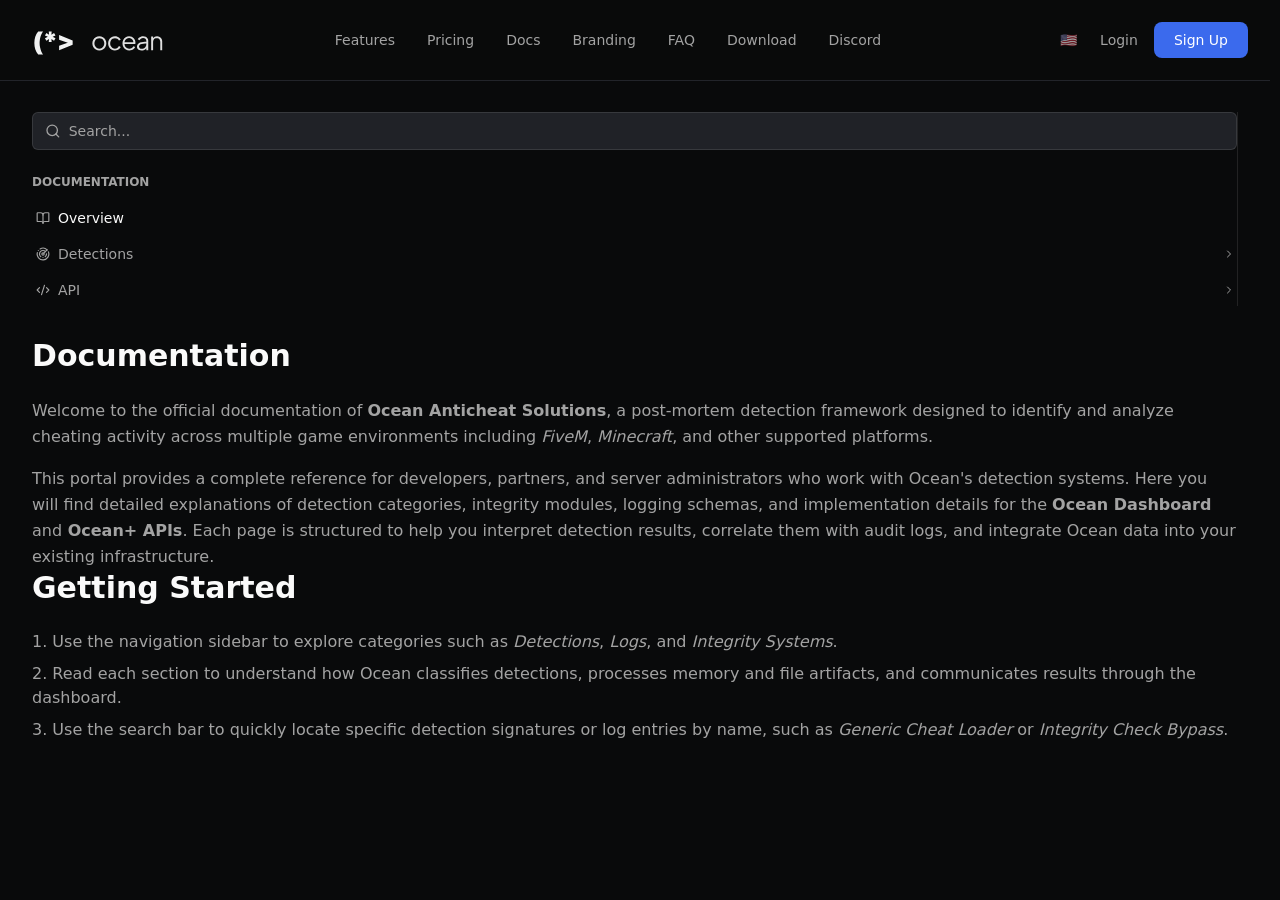
<file: docs/index.html>
﻿<!DOCTYPE html><html style="color-scheme: dark;" lang="en" translate="no" class="notranslate dark"><head><meta charSet="utf-8"/><meta name="viewport" content="width=device-width, initial-scale=1, maximum-scale=5, viewport-fit=cover"/><link rel="stylesheet" href="/_next/static/chunks/0yee9rl2ed49n.css" data-precedence="next"/><link rel="stylesheet" href="/_next/static/chunks/0_pn-.otylr.d.css" data-precedence="next"/><meta name="next-size-adjust" content=""/><meta name="google" content="notranslate"/><meta name="theme-color" content="#ffffff" media="(prefers-color-scheme: light)"/><meta name="theme-color" content="#0a0a0a" media="(prefers-color-scheme: dark)"/><title>Documentation - Complete Guide to Ocean Anti-Cheat | Ocean Anti-Cheat</title><meta name="description" content="Official documentation for Ocean Anti-Cheat. Learn about detection systems, API integration, dashboard features, and implementation guides for FiveM, Minecraft, and other platforms."/><link rel="author" href="https://anticheat.ac"/><meta name="author" content="Ocean Anti-Cheat Team"/><link rel="manifest" href="/manifest.json"/><meta name="keywords" content="Ocean documentation,anti-cheat guide,detection API,screenshare docs,FiveM anti-cheat setup,Minecraft server security,cheat detection tutorial"/><meta name="creator" content="Ocean Anti-Cheat"/><meta name="publisher" content="Ocean Gaming Security"/><meta name="robots" content="index, follow"/><meta name="googlebot" content="index, follow, max-video-preview:-1, max-image-preview:large, max-snippet:-1"/><meta name="category" content="technology"/><meta name="classification" content="Gaming Security Software"/><link rel="canonical" href="https://anticheat.ac/docs"/><meta name="format-detection" content="telephone=no, address=no, email=no"/><meta name="mobile-web-app-capable" content="yes"/><meta name="apple-mobile-web-app-title" content="Ocean Anti-Cheat"/><link href="/icons/apple-touch-icon.png" rel="apple-touch-startup-image"/><meta name="apple-mobile-web-app-status-bar-style" content="black-translucent"/><meta property="og:title" content="Ocean Anti-Cheat Documentation"/><meta property="og:description" content="Complete reference for developers, partners, and server administrators working with Ocean detection systems."/><meta property="og:url" content="https://anticheat.ac/docs"/><meta property="og:image" content="https://anticheat.ac/og-image.png"/><meta property="og:image:width" content="1200"/><meta property="og:image:height" content="630"/><meta property="og:image:alt" content="Ocean Anti-Cheat"/><meta property="og:type" content="website"/><meta name="twitter:card" content="summary"/><meta name="twitter:title" content="Ocean Anti-Cheat Documentation"/><meta name="twitter:description" content="Complete reference for developers, partners, and server administrators working with Ocean detection systems."/><meta name="twitter:image" content="https://anticheat.ac/og-image.png"/><meta name="twitter:image:alt" content="Ocean Anti-Cheat"/><meta name="twitter:image:width" content="1200"/><meta name="twitter:image:height" content="630"/><link rel="shortcut icon" href="/favicon.ico"/><link rel="icon" href="/favicon.ico" sizes="any"/><link rel="icon" href="/icons/icon-192x192.png" sizes="192x192" type="image/png"/><link rel="icon" href="/icons/icon-512x512_rounded.png" sizes="512x512" type="image/png"/><link rel="apple-touch-icon" href="/icons/apple-touch-icon.png" sizes="180x180" type="image/png"/><script id="organization-schema" type="application/ld+json">{"@context":"https://schema.org","@type":"Organization","@id":"https://anticheat.ac/#organization","name":"Ocean Anti-Cheat","url":"https://anticheat.ac","logo":{"@type":"ImageObject","url":"https://anticheat.ac/icons/icon-512x512_rounded.png","width":512,"height":512},"description":"Professional anti-cheat and screenshare tool for gaming communities. Detect cheaters in 60 seconds with advanced forensic analysis. Trusted by 500+ servers worldwide.","foundingDate":"2023","sameAs":["https://discord.anticheat.ac","https://www.youtube.com/@OceanScanner","https://www.tiktok.com/@oceanscanner","https://www.instagram.com/anticheatac/","https://github.com/Ocean-SS-Tool"],"contactPoint":{"@type":"ContactPoint","email":"contact@anticheat.ac","contactType":"customer support"}}</script><script id="website-schema" type="application/ld+json">{"@context":"https://schema.org","@type":"WebSite","@id":"https://anticheat.ac/#website","url":"https://anticheat.ac","name":"Ocean Anti-Cheat","description":"Professional anti-cheat and screenshare tool for gaming communities. Detect cheaters in 60 seconds with advanced forensic analysis. Trusted by 500+ servers worldwide.","publisher":{"@id":"https://anticheat.ac/#organization"},"potentialAction":{"@type":"SearchAction","target":{"@type":"EntryPoint","urlTemplate":"https://anticheat.ac/blog?q={search_term_string}"},"query-input":"required name=search_term_string"}}</script><script id="software-schema" type="application/ld+json">{"@context":"https://schema.org","@type":"SoftwareApplication","@id":"https://anticheat.ac/#software","name":"Ocean Anti-Cheat Scanner","description":"Professional screenshare and cheat detection tool for gaming communities. Scan suspects in 60 seconds with advanced forensic analysis.","applicationCategory":"SecurityApplication","operatingSystem":"Windows 7, Windows 8, Windows 10, Windows 11, Linux","offers":{"@type":"Offer","price":"0","priceCurrency":"USD","description":"Free tier available","availability":"https://schema.org/InStock"},"featureList":["Advanced cheat detection","60-second scan time","Military-grade encryption","Real-time threat detection","Custom detection rules","Multi-game support"],"screenshot":"https://anticheat.ac/home/dashboard.png","softwareVersion":"2.0","author":{"@id":"https://anticheat.ac/#organization"}}</script><meta name="sentry-trace" content="e57ecd1a69f84a04765f07f5e7dbe5f0-e3ac74d124988051-0"/><meta name="baggage" content="sentry-environment=production,sentry-release=cfee69970c332b665319d160bc4758460f1b9733,sentry-public_key=4f899df9bed5473fee87dc1edca64569,sentry-trace_id=e57ecd1a69f84a04765f07f5e7dbe5f0,sentry-org_id=4510408919154688,sentry-sampled=false,sentry-sample_rand=0.8213811236248778,sentry-sample_rate=0"/><link rel=stylesheet href=/local-overrides.css></head><body class="geist_9c1fd2b9-module__We3PEq__variable geist_mono_c932d54b-module__LyTxPG__variable plus_jakarta_sans_7e9f5581-module__y56v-q__variable"><script id="local-dark-mode-lock">try{localStorage.setItem('theme','dark');document.documentElement.classList.remove('light');document.documentElement.classList.add('dark');document.documentElement.style.colorScheme='dark'}catch(e){}</script><div hidden=""><!--$--><!--/$--></div><a href="#main-content" class="sr-only focus:not-sr-only focus:fixed focus:top-4 focus:left-4 focus:z-9999 focus:rounded-md focus:bg-background focus:px-4 focus:py-2 focus:text-sm focus:font-medium focus:text-foreground focus:ring-2 focus:ring-brand/20 focus:ring-offset-2 focus:outline-none">Skip to main content</a><!--$--><!--$--><!--/$--><!--/$--><div id="main-content" tabindex="-1" class="min-h-screen bg-background"><script type="application/ld+json">{"@context":"https://schema.org","@type":"BreadcrumbList","itemListElement":[{"@type":"ListItem","position":1,"name":"Home","item":"https://anticheat.ac"},{"@type":"ListItem","position":2,"name":"Docs","item":"https://anticheat.ac/docs"}]}</script><div class="relative min-h-screen bg-background"><div id="navBarStick" class="fixed top-0 left-0 w-full z-[100] transition-all duration-300 pt-safe border-b border-transparent bg-transparent"><nav aria-label="Main navigation" class="w-full mx-auto container px-4 sm:px-6 lg:px-8"><div class="flex items-center justify-between h-20"><div class="flex-shrink-0"><a href="/"><img alt="Ocean Logo" width="120" height="32" decoding="async" data-nimg="1" class="h-8 w-auto" style="color:transparent" src="/home/ocean_logosvg.svg"/></a></div><div class="hidden lg:block"><div class="flex items-center space-x-8"><a href="#features" class="text-sm text-muted-foreground hover:text-foreground transition duration-300">Features</a><a class="text-sm text-muted-foreground hover:text-foreground transition duration-300" href="/pricing">Pricing</a><a class="text-sm text-muted-foreground hover:text-foreground transition duration-300" href="/docs">Docs</a><a class="text-sm text-muted-foreground hover:text-foreground transition duration-300" href="/branding">Branding</a><a href="#faq" class="text-sm text-muted-foreground hover:text-foreground transition duration-300">FAQ</a><a class="text-sm text-muted-foreground hover:text-foreground transition duration-300" href="/downloads">Download</a><a href="https://discord.anticheat.ac/" target="_blank" rel="noopener noreferrer" class="text-sm text-muted-foreground hover:text-foreground transition duration-300">Discord<span class="sr-only"> (opens in new tab)</span></a></div></div><div class="hidden lg:flex items-center space-x-4"><button class="inline-flex items-center justify-center gap-2 whitespace-nowrap text-[13px] font-medium transition-all duration-200 ease-out focus-visible:outline-none focus-visible:ring-2 focus-visible:ring-brand/30 focus-visible:ring-offset-0 disabled:pointer-events-none disabled:opacity-50 [&amp;_svg]:pointer-events-none [&amp;_svg]:size-4 [&amp;_svg]:shrink-0 active:scale-[0.98] cursor-pointer select-none hover:bg-muted/40 hover:text-foreground text-foreground/60 h-8 w-8 rounded-md" aria-label="Change language" type="button" id="radix-_R_5lknpfcqlb_" aria-haspopup="menu" aria-expanded="false" data-state="closed"><span class="text-sm">🇺🇸</span></button><a class="text-sm text-muted-foreground hover:text-foreground transition duration-300" href="/auth/login">Login</a><a class="bg-brand text-brand-foreground px-5 py-2 rounded-lg text-sm hover:bg-brand/90 transition duration-300" href="/auth/register">Sign Up</a></div><div class="lg:hidden"><button class="text-muted-foreground hover:text-foreground focus:outline-none focus:text-foreground p-2" aria-label="Toggle menu" aria-expanded="false"><svg xmlns="http://www.w3.org/2000/svg" width="24" height="24" viewBox="0 0 24 24" fill="none" stroke="currentColor" stroke-width="2" stroke-linecap="round" stroke-linejoin="round" class="lucide lucide-menu h-6 w-6" aria-hidden="true"><path d="M4 5h16"></path><path d="M4 12h16"></path><path d="M4 19h16"></path></svg></button></div></div></nav></div><div class="lg:hidden fixed right-0 top-0 h-full w-[280px] bg-card z-[101] transform transition-transform duration-300 ease-in-out safe-area-all translate-x-full"><div class="flex flex-col h-full"><div class="flex items-center justify-between p-4 pt-safe border-b border-border"><a href="/"><img alt="Ocean Logo" loading="lazy" width="100" height="32" decoding="async" data-nimg="1" class="h-8 w-auto" style="color:transparent" src="/home/ocean_logosvg.svg"/></a><button class="text-muted-foreground hover:text-foreground p-2" aria-label="Close menu"><svg xmlns="http://www.w3.org/2000/svg" width="24" height="24" viewBox="0 0 24 24" fill="none" stroke="currentColor" stroke-width="2" stroke-linecap="round" stroke-linejoin="round" class="lucide lucide-x h-6 w-6" aria-hidden="true"><path d="M18 6 6 18"></path><path d="m6 6 12 12"></path></svg></button></div><div class="flex-1 overflow-y-auto"><div class="px-4 py-6 space-y-1"><a href="#features" class="block px-3 py-3 text-base text-muted-foreground hover:text-foreground hover:bg-brand/8 rounded-lg transition duration-300">Features</a><a class="block px-3 py-3 text-base text-muted-foreground hover:text-foreground hover:bg-brand/8 rounded-lg transition duration-300" href="/pricing">Pricing</a><a class="block px-3 py-3 text-base text-muted-foreground hover:text-foreground hover:bg-brand/8 rounded-lg transition duration-300" href="/docs">Docs</a><a class="block px-3 py-3 text-base text-muted-foreground hover:text-foreground hover:bg-brand/8 rounded-lg transition duration-300" href="/branding">Branding</a><a href="#faq" class="block px-3 py-3 text-base text-muted-foreground hover:text-foreground hover:bg-brand/8 rounded-lg transition duration-300">FAQ</a><a href="#download" class="block px-3 py-3 text-base text-muted-foreground hover:text-foreground hover:bg-brand/8 rounded-lg transition duration-300">Download</a><a href="https://discord.anticheat.ac/" target="_blank" rel="noopener noreferrer" class="block px-3 py-3 text-base text-muted-foreground hover:text-foreground hover:bg-brand/8 rounded-lg transition duration-300">Discord</a></div></div><div class="border-t border-border p-4 space-y-3"><a class="block w-full text-center px-4 py-3 text-base text-muted-foreground border border-border rounded-lg hover:text-foreground hover:border-foreground/50 transition duration-300" href="/auth/login">Login</a><a class="block w-full text-center px-4 py-3 text-base bg-brand text-brand-foreground rounded-lg hover:bg-brand/90 transition duration-300" href="/auth/register">Sign Up</a></div></div></div><div class="container mx-auto px-4 sm:px-6 lg:px-8 pt-28 pb-20"><div class="grid grid-cols-1 lg:grid-cols-[260px_minmax(0,1fr)] gap-8"><aside aria-label="Documentation sidebar" class="lg:border-r lg:border-border lg:pr-6"><button type="button" aria-expanded="false" class="mb-4 flex w-full items-center justify-between rounded-md border border-border bg-card px-4 py-2.5 text-sm font-medium lg:hidden"><span>Documentation menu</span><svg xmlns="http://www.w3.org/2000/svg" width="24" height="24" viewBox="0 0 24 24" fill="none" stroke="currentColor" stroke-width="2" stroke-linecap="round" stroke-linejoin="round" class="lucide lucide-chevron-right h-4 w-4" aria-hidden="true"><path d="m9 18 6-6-6-6"></path></svg></button><div class="hidden space-y-6 text-sm lg:block"><div class="relative"><div class="flex items-center gap-2 rounded-md bg-muted border border-border px-3 py-2"><svg xmlns="http://www.w3.org/2000/svg" width="24" height="24" viewBox="0 0 24 24" fill="none" stroke="currentColor" stroke-width="2" stroke-linecap="round" stroke-linejoin="round" class="lucide lucide-search w-4 h-4 text-muted-foreground" aria-hidden="true"><path d="m21 21-4.34-4.34"></path><circle cx="11" cy="11" r="8"></circle></svg><input placeholder="Search..." class="bg-transparent outline-none w-full text-sm text-foreground placeholder:text-muted-foreground" value=""/></div></div><div><div class="mb-3 text-xs font-semibold tracking-[0.16em] text-muted-foreground uppercase">Documentation</div><div class="space-y-1"><div><div class="flex items-center justify-between py-1.5 text-sm text-foreground font-medium" style="padding-left:4px"><a class="flex-1 flex items-center gap-2 truncate" href="/docs"><span class="shrink-0 text-muted-foreground"><svg xmlns="http://www.w3.org/2000/svg" width="24" height="24" viewBox="0 0 24 24" fill="none" stroke="currentColor" stroke-width="2" stroke-linecap="round" stroke-linejoin="round" class="lucide lucide-book-open h-3.5 w-3.5" aria-hidden="true"><path d="M12 7v14"></path><path d="M3 18a1 1 0 0 1-1-1V4a1 1 0 0 1 1-1h5a4 4 0 0 1 4 4 4 4 0 0 1 4-4h5a1 1 0 0 1 1 1v13a1 1 0 0 1-1 1h-6a3 3 0 0 0-3 3 3 3 0 0 0-3-3z"></path></svg></span><span class="truncate">Overview</span></a></div></div><div><div class="flex items-center justify-between py-1.5 text-sm text-muted-foreground hover:text-foreground transition-colors" style="padding-left:4px"><span class="flex-1 flex items-center gap-2 truncate cursor-default"><span class="shrink-0 text-muted-foreground"><svg xmlns="http://www.w3.org/2000/svg" width="24" height="24" viewBox="0 0 24 24" fill="none" stroke="currentColor" stroke-width="2" stroke-linecap="round" stroke-linejoin="round" class="lucide lucide-radar h-3.5 w-3.5" aria-hidden="true"><path d="M19.07 4.93A10 10 0 0 0 6.99 3.34"></path><path d="M4 6h.01"></path><path d="M2.29 9.62A10 10 0 1 0 21.31 8.35"></path><path d="M16.24 7.76A6 6 0 1 0 8.23 16.67"></path><path d="M12 18h.01"></path><path d="M17.99 11.66A6 6 0 0 1 15.77 16.67"></path><circle cx="12" cy="12" r="2"></circle><path d="m13.41 10.59 5.66-5.66"></path></svg></span><span class="truncate">Detections</span></span><button type="button" class="ml-2 flex h-4 w-4 items-center justify-center text-muted-foreground hover:text-foreground"><svg xmlns="http://www.w3.org/2000/svg" width="24" height="24" viewBox="0 0 24 24" fill="none" stroke="currentColor" stroke-width="2" stroke-linecap="round" stroke-linejoin="round" class="lucide lucide-chevron-right h-3 w-3" aria-hidden="true"><path d="m9 18 6-6-6-6"></path></svg></button></div></div><div><div class="flex items-center justify-between py-1.5 text-sm text-muted-foreground hover:text-foreground transition-colors" style="padding-left:4px"><span class="flex-1 flex items-center gap-2 truncate cursor-default"><span class="shrink-0 text-muted-foreground"><svg xmlns="http://www.w3.org/2000/svg" width="24" height="24" viewBox="0 0 24 24" fill="none" stroke="currentColor" stroke-width="2" stroke-linecap="round" stroke-linejoin="round" class="lucide lucide-code-xml h-3.5 w-3.5" aria-hidden="true"><path d="m18 16 4-4-4-4"></path><path d="m6 8-4 4 4 4"></path><path d="m14.5 4-5 16"></path></svg></span><span class="truncate">API</span></span><button type="button" class="ml-2 flex h-4 w-4 items-center justify-center text-muted-foreground hover:text-foreground"><svg xmlns="http://www.w3.org/2000/svg" width="24" height="24" viewBox="0 0 24 24" fill="none" stroke="currentColor" stroke-width="2" stroke-linecap="round" stroke-linejoin="round" class="lucide lucide-chevron-right h-3 w-3" aria-hidden="true"><path d="m9 18 6-6-6-6"></path></svg></button></div></div></div></div></div></aside><div class="min-w-0"><!--$?--><template id="B:0"></template><div class="container mx-auto p-6"><div class="flex gap-8"><aside class="hidden lg:block w-64 space-y-4"><div class="animate-pulse rounded-lg bg-muted/40 h-6 w-32"></div><div class="space-y-2"><div class="animate-pulse rounded-lg bg-muted/40 h-8 w-full"></div><div class="animate-pulse rounded-lg bg-muted/40 h-8 w-full"></div><div class="animate-pulse rounded-lg bg-muted/40 h-8 w-full"></div><div class="animate-pulse rounded-lg bg-muted/40 h-8 w-full"></div><div class="animate-pulse rounded-lg bg-muted/40 h-8 w-full"></div><div class="animate-pulse rounded-lg bg-muted/40 h-8 w-full"></div><div class="animate-pulse rounded-lg bg-muted/40 h-8 w-full"></div><div class="animate-pulse rounded-lg bg-muted/40 h-8 w-full"></div></div></aside><main class="flex-1 space-y-6"><div class="animate-pulse rounded-lg bg-muted/40 h-10 w-3/4"></div><div class="animate-pulse rounded-lg bg-muted/40 h-4 w-full"></div><div class="animate-pulse rounded-lg bg-muted/40 h-4 w-5/6"></div><div class="space-y-4 mt-8"><div class="animate-pulse rounded-lg bg-muted/40 h-6 w-48"></div><div class="animate-pulse rounded-lg bg-muted/40 h-4 w-full"></div><div class="animate-pulse rounded-lg bg-muted/40 h-4 w-full"></div><div class="animate-pulse rounded-lg bg-muted/40 h-4 w-3/4"></div></div><div class="space-y-4"><div class="animate-pulse rounded-lg bg-muted/40 h-6 w-40"></div><div class="animate-pulse bg-muted/40 h-32 w-full rounded-lg"></div></div></main></div></div><!--/$--></div></div></div></div></div><div role="region" aria-label="Notifications (F8)" tabindex="-1" style="pointer-events:none"><ol tabindex="-1" class="fixed bottom-4 right-4 z-[100] flex max-h-screen flex-col gap-3 w-[380px] max-w-[calc(100vw-2rem)]"></ol></div><div hidden id="S:0"><div class="space-y-20"><section id="overview" class="scroll-mt-20"><h1 class="text-3xl sm:text-4xl font-bold text-foreground mb-6">Documentation</h1><div class="space-y-4"><p class="text-muted-foreground leading-relaxed">Welcome to the official documentation of <strong>Ocean Anticheat Solutions</strong>, a post-mortem detection framework designed to identify and analyze cheating activity across multiple game environments including <em>FiveM</em>, <em>Minecraft</em>, and other supported platforms.</p><p class="text-muted-foreground leading-relaxed mt-4">This portal provides a complete reference for developers, partners, and server administrators who work with Ocean&#x27;s detection systems. Here you will find detailed explanations of detection categories, integrity modules, logging schemas, and implementation details for the <strong>Ocean Dashboard</strong> and<strong> Ocean+ APIs</strong>. Each page is structured to help you interpret detection results, correlate them with audit logs, and integrate Ocean data into your existing infrastructure.</p></div></section><section id="start" class="scroll-mt-20"><h1 class="text-3xl sm:text-4xl font-bold text-foreground mb-6">Getting Started</h1><div class="space-y-4"><ol class="list-decimal list-inside space-y-2 text-muted-foreground"><li>Use the navigation sidebar to explore categories such as <em>Detections</em>,<em> Logs</em>, and <em>Integrity Systems</em>.</li><li>Read each section to understand how Ocean classifies detections, processes memory and file artifacts, and communicates results through the dashboard.</li><li>Use the search bar to quickly locate specific detection signatures or log entries by name, such as <em>Generic Cheat Loader</em> or <em>Integrity Check Bypass</em>.</li></ol></div></section></div><!--$--><!--/$--></div><script src="/local-stream-restore.js"></script></body></html>
</file>
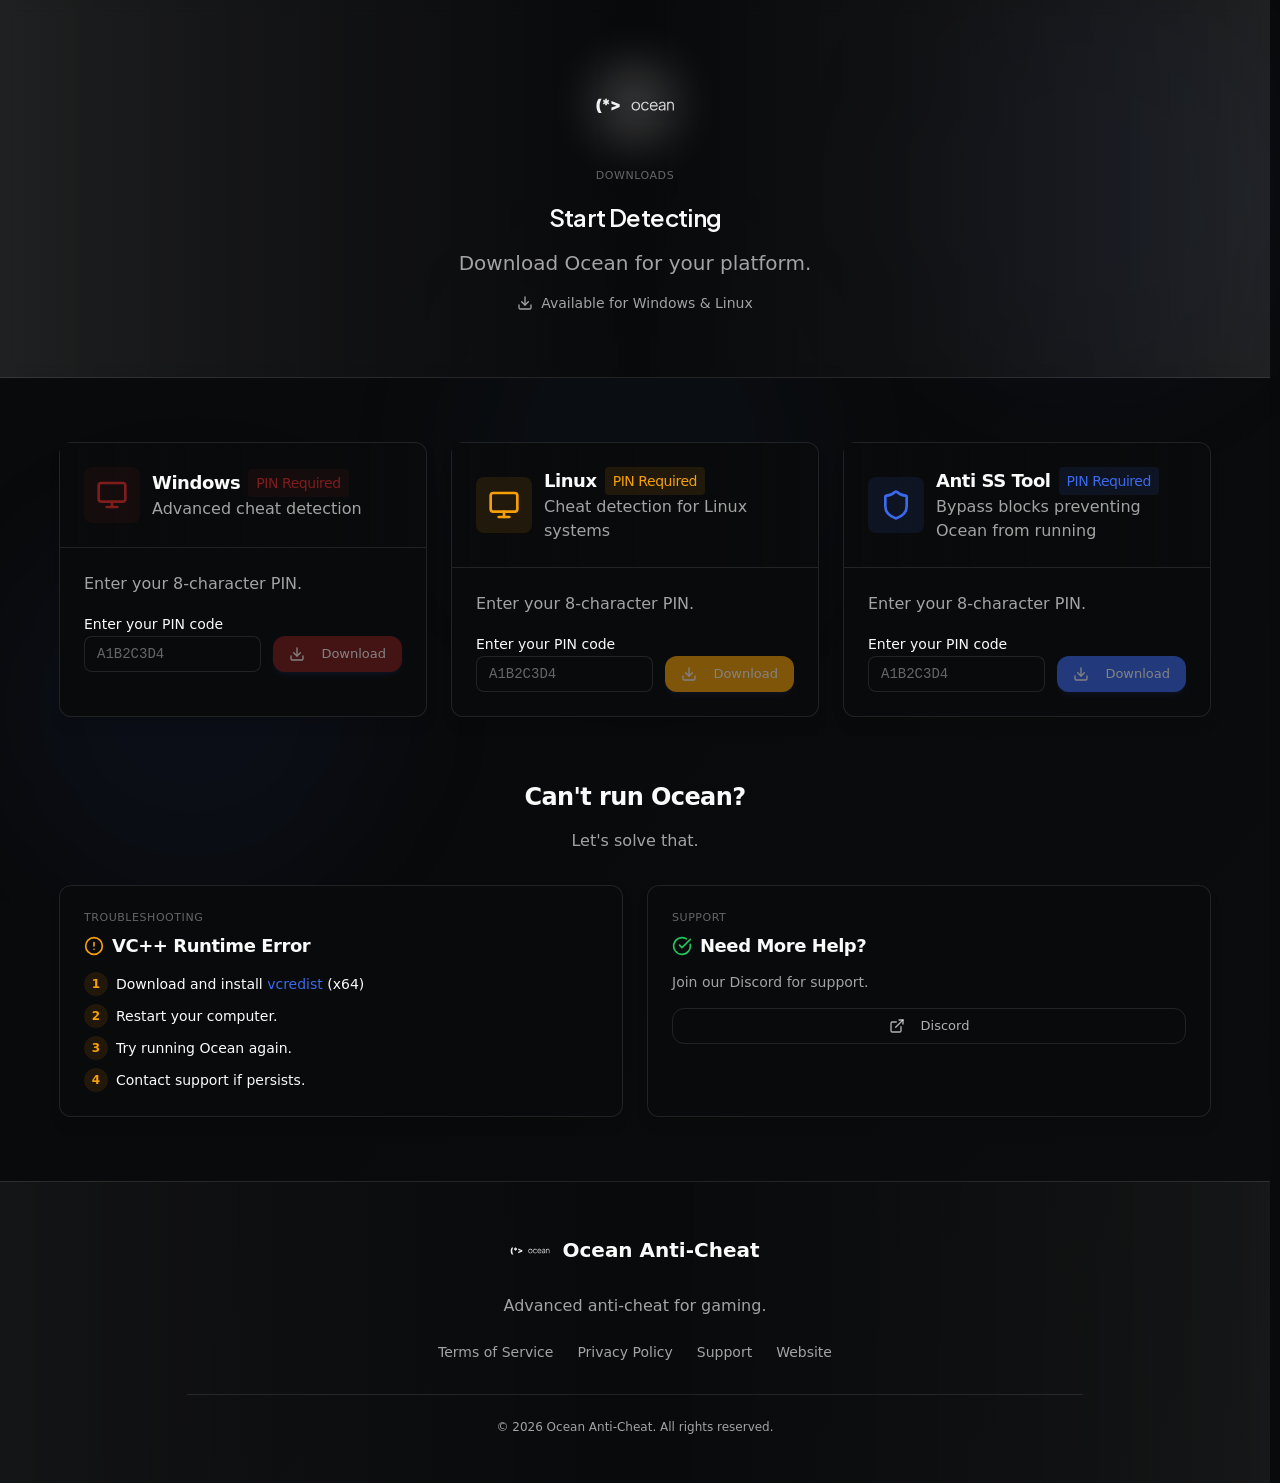
<file: downloads/index.html>
﻿<!DOCTYPE html><html style="color-scheme: dark;" lang="en" translate="no" class="notranslate dark"><head><meta charSet="utf-8"/><meta name="viewport" content="width=device-width, initial-scale=1, maximum-scale=5, viewport-fit=cover"/><link rel="stylesheet" href="/_next/static/chunks/0yee9rl2ed49n.css" data-precedence="next"/><link rel="stylesheet" href="/_next/static/chunks/0_pn-.otylr.d.css" data-precedence="next"/><meta name="next-size-adjust" content=""/><meta name="google" content="notranslate"/><meta name="theme-color" content="#ffffff" media="(prefers-color-scheme: light)"/><meta name="theme-color" content="#0a0a0a" media="(prefers-color-scheme: dark)"/><title>Downloads - Ocean Anti-Cheat | Ocean Anti-Cheat</title><meta name="description" content="Download Ocean Anti-Cheat for Windows and Linux. Start detecting cheats with our powerful anti-cheat solution."/><link rel="author" href="https://anticheat.ac"/><meta name="author" content="Ocean Anti-Cheat Team"/><link rel="manifest" href="/manifest.json"/><meta name="keywords" content="ocean, anticheat, download, windows, linux, minecraft, fivem, cheat detection"/><meta name="creator" content="Ocean Anti-Cheat"/><meta name="publisher" content="Ocean Gaming Security"/><meta name="robots" content="index, follow"/><meta name="googlebot" content="index, follow, max-video-preview:-1, max-image-preview:large, max-snippet:-1"/><meta name="category" content="technology"/><meta name="classification" content="Gaming Security Software"/><link rel="canonical" href="https://anticheat.ac"/><link rel="alternate" type="application/rss+xml" href="https://anticheat.ac/feed.xml" title="Ocean Anti-Cheat Blog"/><meta name="format-detection" content="telephone=no, address=no, email=no"/><meta name="mobile-web-app-capable" content="yes"/><meta name="apple-mobile-web-app-title" content="Ocean Anti-Cheat"/><link href="/icons/apple-touch-icon.png" rel="apple-touch-startup-image"/><meta name="apple-mobile-web-app-status-bar-style" content="black-translucent"/><meta property="og:title" content="Downloads - Ocean Anti-Cheat"/><meta property="og:description" content="Download Ocean Anti-Cheat for Windows and Linux. Start detecting cheats with our powerful anti-cheat solution."/><meta property="og:image" content="https://anticheat.ac/og-image.png"/><meta property="og:image:width" content="1200"/><meta property="og:image:height" content="630"/><meta property="og:image:alt" content="Ocean Anti-Cheat"/><meta property="og:type" content="website"/><meta name="twitter:card" content="summary_large_image"/><meta name="twitter:site" content="@oceananticheat"/><meta name="twitter:creator" content="@oceananticheat"/><meta name="twitter:title" content="Ocean Anti-Cheat - Professional Screenshare Tool"/><meta name="twitter:description" content="Professional anti-cheat and screenshare tool for gaming communities. Detect cheaters in 60 seconds with advanced forensic analysis. Trusted by 500+ servers worldwide."/><meta name="twitter:image" content="https://anticheat.ac/og-image.png"/><link rel="shortcut icon" href="/favicon.ico"/><link rel="icon" href="/favicon.ico" sizes="any"/><link rel="icon" href="/icons/icon-192x192.png" sizes="192x192" type="image/png"/><link rel="icon" href="/icons/icon-512x512_rounded.png" sizes="512x512" type="image/png"/><link rel="apple-touch-icon" href="/icons/apple-touch-icon.png" sizes="180x180" type="image/png"/><script id="organization-schema" type="application/ld+json">{"@context":"https://schema.org","@type":"Organization","@id":"https://anticheat.ac/#organization","name":"Ocean Anti-Cheat","url":"https://anticheat.ac","logo":{"@type":"ImageObject","url":"https://anticheat.ac/icons/icon-512x512_rounded.png","width":512,"height":512},"description":"Professional anti-cheat and screenshare tool for gaming communities. Detect cheaters in 60 seconds with advanced forensic analysis. Trusted by 500+ servers worldwide.","foundingDate":"2023","sameAs":["https://discord.anticheat.ac","https://www.youtube.com/@OceanScanner","https://www.tiktok.com/@oceanscanner","https://www.instagram.com/anticheatac/","https://github.com/Ocean-SS-Tool"],"contactPoint":{"@type":"ContactPoint","email":"contact@anticheat.ac","contactType":"customer support"}}</script><script id="website-schema" type="application/ld+json">{"@context":"https://schema.org","@type":"WebSite","@id":"https://anticheat.ac/#website","url":"https://anticheat.ac","name":"Ocean Anti-Cheat","description":"Professional anti-cheat and screenshare tool for gaming communities. Detect cheaters in 60 seconds with advanced forensic analysis. Trusted by 500+ servers worldwide.","publisher":{"@id":"https://anticheat.ac/#organization"},"potentialAction":{"@type":"SearchAction","target":{"@type":"EntryPoint","urlTemplate":"https://anticheat.ac/blog?q={search_term_string}"},"query-input":"required name=search_term_string"}}</script><script id="software-schema" type="application/ld+json">{"@context":"https://schema.org","@type":"SoftwareApplication","@id":"https://anticheat.ac/#software","name":"Ocean Anti-Cheat Scanner","description":"Professional screenshare and cheat detection tool for gaming communities. Scan suspects in 60 seconds with advanced forensic analysis.","applicationCategory":"SecurityApplication","operatingSystem":"Windows 7, Windows 8, Windows 10, Windows 11, Linux","offers":{"@type":"Offer","price":"0","priceCurrency":"USD","description":"Free tier available","availability":"https://schema.org/InStock"},"featureList":["Advanced cheat detection","60-second scan time","Military-grade encryption","Real-time threat detection","Custom detection rules","Multi-game support"],"screenshot":"https://anticheat.ac/home/dashboard.png","softwareVersion":"2.0","author":{"@id":"https://anticheat.ac/#organization"}}</script><meta name="sentry-trace" content="e57ecd1a69f84a04765f07f5e7dbe5f0-a71d48c2fb57bd33-0"/><meta name="baggage" content="sentry-environment=production,sentry-release=cfee69970c332b665319d160bc4758460f1b9733,sentry-public_key=4f899df9bed5473fee87dc1edca64569,sentry-trace_id=e57ecd1a69f84a04765f07f5e7dbe5f0,sentry-org_id=4510408919154688,sentry-sampled=false,sentry-sample_rand=0.8213811236248778,sentry-sample_rate=0"/><link rel=stylesheet href=/local-overrides.css></head><body class="geist_9c1fd2b9-module__We3PEq__variable geist_mono_c932d54b-module__LyTxPG__variable plus_jakarta_sans_7e9f5581-module__y56v-q__variable"><script id="local-dark-mode-lock">try{localStorage.setItem('theme','dark');document.documentElement.classList.remove('light');document.documentElement.classList.add('dark');document.documentElement.style.colorScheme='dark'}catch(e){}</script><div hidden=""><!--$--><!--/$--></div><a href="#main-content" class="sr-only focus:not-sr-only focus:fixed focus:top-4 focus:left-4 focus:z-9999 focus:rounded-md focus:bg-background focus:px-4 focus:py-2 focus:text-sm focus:font-medium focus:text-foreground focus:ring-2 focus:ring-brand/20 focus:ring-offset-2 focus:outline-none">Skip to main content</a><!--$--><!--$--><!--/$--><!--/$--><div id="main-content" tabindex="-1" class="min-h-screen bg-background"><!--$?--><template id="B:0"></template><div class="container mx-auto p-6 max-w-4xl space-y-8"><div class="text-center space-y-4"><div class="animate-pulse rounded-lg bg-muted/40 h-10 w-48 mx-auto"></div><div class="animate-pulse rounded-lg bg-muted/40 h-4 w-72 mx-auto"></div></div><div class="grid gap-6 md:grid-cols-2"><div class="rounded-xl border p-6 space-y-4"><div class="flex items-center gap-4"><div class="animate-pulse bg-muted/40 h-12 w-12 rounded-lg"></div><div class="space-y-2"><div class="animate-pulse rounded-lg bg-muted/40 h-6 w-32"></div><div class="animate-pulse rounded-lg bg-muted/40 h-4 w-20"></div></div></div><div class="animate-pulse rounded-lg bg-muted/40 h-4 w-full"></div><div class="animate-pulse rounded-lg bg-muted/40 h-10 w-full"></div></div><div class="rounded-xl border p-6 space-y-4"><div class="flex items-center gap-4"><div class="animate-pulse bg-muted/40 h-12 w-12 rounded-lg"></div><div class="space-y-2"><div class="animate-pulse rounded-lg bg-muted/40 h-6 w-32"></div><div class="animate-pulse rounded-lg bg-muted/40 h-4 w-20"></div></div></div><div class="animate-pulse rounded-lg bg-muted/40 h-4 w-full"></div><div class="animate-pulse rounded-lg bg-muted/40 h-10 w-full"></div></div><div class="rounded-xl border p-6 space-y-4"><div class="flex items-center gap-4"><div class="animate-pulse bg-muted/40 h-12 w-12 rounded-lg"></div><div class="space-y-2"><div class="animate-pulse rounded-lg bg-muted/40 h-6 w-32"></div><div class="animate-pulse rounded-lg bg-muted/40 h-4 w-20"></div></div></div><div class="animate-pulse rounded-lg bg-muted/40 h-4 w-full"></div><div class="animate-pulse rounded-lg bg-muted/40 h-10 w-full"></div></div><div class="rounded-xl border p-6 space-y-4"><div class="flex items-center gap-4"><div class="animate-pulse bg-muted/40 h-12 w-12 rounded-lg"></div><div class="space-y-2"><div class="animate-pulse rounded-lg bg-muted/40 h-6 w-32"></div><div class="animate-pulse rounded-lg bg-muted/40 h-4 w-20"></div></div></div><div class="animate-pulse rounded-lg bg-muted/40 h-4 w-full"></div><div class="animate-pulse rounded-lg bg-muted/40 h-10 w-full"></div></div></div></div><!--/$--></div><div role="region" aria-label="Notifications (F8)" tabindex="-1" style="pointer-events:none"><ol tabindex="-1" class="fixed bottom-4 right-4 z-[100] flex max-h-screen flex-col gap-3 w-[380px] max-w-[calc(100vw-2rem)]"></ol></div><div hidden id="S:0"><div class="min-h-screen bg-gradient-to-br from-background via-background to-secondary/10"><div class="fixed inset-0 overflow-hidden pointer-events-none"><div class="absolute top-0 right-0 h-96 w-96 bg-brand/5 rounded-full blur-3xl"></div><div class="absolute bottom-0 left-0 h-96 w-96 bg-brand/5 rounded-full blur-3xl"></div><div class="absolute top-1/2 left-1/2 transform -translate-x-1/2 -translate-y-1/2 h-96 w-96 bg-info/3 rounded-full blur-3xl"></div></div><div class="relative z-10 bg-gradient-to-r from-primary/10 via-background/95 to-primary/10 border-b border-border/50 backdrop-blur-sm" style="opacity:0;transform:translateY(-20px)"><div class="container mx-auto px-4 py-16"><div class="max-w-4xl mx-auto text-center"><div class="mb-6 relative h-20 w-20 mx-auto" style="opacity:0;transform:scale(0.8)"><img alt="Ocean Logo" loading="lazy" decoding="async" data-nimg="fill" class="relative z-10 object-contain drop-shadow-lg" style="position:absolute;height:100%;width:100%;left:0;top:0;right:0;bottom:0;color:transparent" src="/home/ocean_logosvg.svg"/><div class="absolute inset-0 bg-primary/20 rounded-full blur-xl -z-10"></div></div><div class="space-y-4" style="opacity:0;transform:translateY(20px)"><p class="text-[11px] font-medium uppercase tracking-wider text-muted-foreground/60">DOWNLOADS</p><h1 class="text-2xl font-semibold tracking-tight font-[family-name:var(--font-plus-jakarta)]">Start Detecting</h1><p class="text-xl text-muted-foreground max-w-2xl mx-auto">Download Ocean for your platform.</p><div class="flex items-center justify-center gap-2 text-sm text-muted-foreground"><svg xmlns="http://www.w3.org/2000/svg" width="24" height="24" viewBox="0 0 24 24" fill="none" stroke="currentColor" stroke-width="2" stroke-linecap="round" stroke-linejoin="round" class="lucide lucide-download h-4 w-4" aria-hidden="true"><path d="M12 15V3"></path><path d="M21 15v4a2 2 0 0 1-2 2H5a2 2 0 0 1-2-2v-4"></path><path d="m7 10 5 5 5-5"></path></svg><span class="font-medium">Available for Windows &amp; Linux</span></div></div></div></div></div><div class="container mx-auto px-4 py-16 relative z-10"><div class="max-w-6xl mx-auto"><div class="grid grid-cols-1 md:grid-cols-2 lg:grid-cols-3 gap-6"><div style="opacity:0;transform:translateY(20px)"><div class="rounded-xl border text-card-foreground border-border/50 bg-background shadow-lg hover:shadow-xl transition-all duration-300 h-full"><div class="flex flex-col space-y-1.5 p-6 border-b border-border/50 bg-gradient-to-r from-background to-text-destructive/5"><div class="flex items-center gap-3"><div class="p-3 rounded-lg bg-destructive/10"><svg xmlns="http://www.w3.org/2000/svg" width="24" height="24" viewBox="0 0 24 24" fill="none" stroke="currentColor" stroke-width="2" stroke-linecap="round" stroke-linejoin="round" class="lucide lucide-monitor h-8 w-8 text-destructive" aria-hidden="true"><rect width="20" height="14" x="2" y="3" rx="2"></rect><line x1="8" x2="16" y1="21" y2="21"></line><line x1="12" x2="12" y1="17" y2="21"></line></svg></div><div><h3 class="font-semibold tracking-tight text-lg flex items-center gap-2">Windows<span class="text-sm font-normal bg-destructive/10 text-destructive px-2 py-1 rounded">PIN Required</span></h3><p class="text-muted-foreground text-base">Advanced cheat detection</p></div></div></div><div class="p-6 space-y-6"><div class="space-y-4"><p class="text-muted-foreground">Enter your 8-character PIN.</p><div class="space-y-3"><label class="text-sm font-medium text-foreground">Enter your PIN code</label><div class="flex gap-3"><input type="text" class="flex h-9 w-full rounded-lg border border-border/50 bg-background px-3 py-1 text-base shadow-none transition-all duration-150 file:border-0 file:bg-transparent file:text-sm file:font-medium file:text-foreground placeholder:text-muted-foreground/60 focus-visible:outline-none focus-visible:ring-2 focus-visible:ring-brand/20 focus-visible:border-brand focus-visible:bg-background disabled:cursor-not-allowed disabled:opacity-50 md:text-sm font-mono" placeholder="A1B2C3D4" maxLength="8" value=""/><button class="inline-flex items-center justify-center gap-2 whitespace-nowrap text-[13px] font-medium transition-all duration-200 ease-out focus-visible:outline-none focus-visible:ring-2 focus-visible:ring-brand/30 focus-visible:ring-offset-0 disabled:pointer-events-none disabled:opacity-50 [&amp;_svg]:pointer-events-none [&amp;_svg]:size-4 [&amp;_svg]:shrink-0 active:scale-[0.98] cursor-pointer select-none rounded-xl shadow-md shadow-brand/15 hover:shadow-lg hover:shadow-brand/20 hover:brightness-110 h-9 px-4 py-2 bg-destructive hover:bg-destructive text-foreground" disabled=""><svg xmlns="http://www.w3.org/2000/svg" width="24" height="24" viewBox="0 0 24 24" fill="none" stroke="currentColor" stroke-width="2" stroke-linecap="round" stroke-linejoin="round" class="lucide lucide-download h-4 w-4 mr-2" aria-hidden="true"><path d="M12 15V3"></path><path d="M21 15v4a2 2 0 0 1-2 2H5a2 2 0 0 1-2-2v-4"></path><path d="m7 10 5 5 5-5"></path></svg>Download</button></div></div></div></div></div></div><div style="opacity:0;transform:translateY(20px)"><div class="rounded-xl border text-card-foreground border-border/50 bg-background shadow-lg hover:shadow-xl transition-all duration-300 h-full"><div class="flex flex-col space-y-1.5 p-6 border-b border-border/50 bg-gradient-to-r from-background to-text-warning/5"><div class="flex items-center gap-3"><div class="p-3 rounded-lg bg-warning/10"><svg xmlns="http://www.w3.org/2000/svg" width="24" height="24" viewBox="0 0 24 24" fill="none" stroke="currentColor" stroke-width="2" stroke-linecap="round" stroke-linejoin="round" class="lucide lucide-monitor h-8 w-8 text-warning" aria-hidden="true"><rect width="20" height="14" x="2" y="3" rx="2"></rect><line x1="8" x2="16" y1="21" y2="21"></line><line x1="12" x2="12" y1="17" y2="21"></line></svg></div><div><h3 class="font-semibold tracking-tight text-lg flex items-center gap-2">Linux<span class="text-sm font-normal bg-warning/10 text-warning px-2 py-1 rounded">PIN Required</span></h3><p class="text-muted-foreground text-base">Cheat detection for Linux systems</p></div></div></div><div class="p-6 space-y-6"><div class="space-y-4"><p class="text-muted-foreground">Enter your 8-character PIN.</p><div class="space-y-3"><label class="text-sm font-medium text-foreground">Enter your PIN code</label><div class="flex gap-3"><input type="text" class="flex h-9 w-full rounded-lg border border-border/50 bg-background px-3 py-1 text-base shadow-none transition-all duration-150 file:border-0 file:bg-transparent file:text-sm file:font-medium file:text-foreground placeholder:text-muted-foreground/60 focus-visible:outline-none focus-visible:ring-2 focus-visible:ring-brand/20 focus-visible:border-brand focus-visible:bg-background disabled:cursor-not-allowed disabled:opacity-50 md:text-sm font-mono" placeholder="A1B2C3D4" maxLength="8" value=""/><button class="inline-flex items-center justify-center gap-2 whitespace-nowrap text-[13px] font-medium transition-all duration-200 ease-out focus-visible:outline-none focus-visible:ring-2 focus-visible:ring-brand/30 focus-visible:ring-offset-0 disabled:pointer-events-none disabled:opacity-50 [&amp;_svg]:pointer-events-none [&amp;_svg]:size-4 [&amp;_svg]:shrink-0 active:scale-[0.98] cursor-pointer select-none rounded-xl shadow-md shadow-brand/15 hover:shadow-lg hover:shadow-brand/20 hover:brightness-110 h-9 px-4 py-2 bg-warning hover:bg-warning/90 text-foreground" disabled=""><svg xmlns="http://www.w3.org/2000/svg" width="24" height="24" viewBox="0 0 24 24" fill="none" stroke="currentColor" stroke-width="2" stroke-linecap="round" stroke-linejoin="round" class="lucide lucide-download h-4 w-4 mr-2" aria-hidden="true"><path d="M12 15V3"></path><path d="M21 15v4a2 2 0 0 1-2 2H5a2 2 0 0 1-2-2v-4"></path><path d="m7 10 5 5 5-5"></path></svg>Download</button></div></div></div></div></div></div><div style="opacity:0;transform:translateY(20px)"><div class="rounded-xl border text-card-foreground border-border/50 bg-background shadow-lg hover:shadow-xl transition-all duration-300 h-full"><div class="flex flex-col space-y-1.5 p-6 border-b border-border/50 bg-gradient-to-r from-background to-text-brand/5"><div class="flex items-center gap-3"><div class="p-3 rounded-lg bg-brand/10"><svg xmlns="http://www.w3.org/2000/svg" width="24" height="24" viewBox="0 0 24 24" fill="none" stroke="currentColor" stroke-width="2" stroke-linecap="round" stroke-linejoin="round" class="lucide lucide-shield h-8 w-8 text-brand" aria-hidden="true"><path d="M20 13c0 5-3.5 7.5-7.66 8.95a1 1 0 0 1-.67-.01C7.5 20.5 4 18 4 13V6a1 1 0 0 1 1-1c2 0 4.5-1.2 6.24-2.72a1.17 1.17 0 0 1 1.52 0C14.51 3.81 17 5 19 5a1 1 0 0 1 1 1z"></path></svg></div><div><h3 class="font-semibold tracking-tight text-lg flex items-center gap-2">Anti SS Tool<span class="text-sm font-normal bg-brand/10 text-brand px-2 py-1 rounded">PIN Required</span></h3><p class="text-muted-foreground text-base">Bypass blocks preventing Ocean from running</p></div></div></div><div class="p-6 space-y-6"><div class="space-y-4"><p class="text-muted-foreground">Enter your 8-character PIN.</p><div class="space-y-3"><label class="text-sm font-medium text-foreground">Enter your PIN code</label><div class="flex gap-3"><input type="text" class="flex h-9 w-full rounded-lg border border-border/50 bg-background px-3 py-1 text-base shadow-none transition-all duration-150 file:border-0 file:bg-transparent file:text-sm file:font-medium file:text-foreground placeholder:text-muted-foreground/60 focus-visible:outline-none focus-visible:ring-2 focus-visible:ring-brand/20 focus-visible:border-brand focus-visible:bg-background disabled:cursor-not-allowed disabled:opacity-50 md:text-sm font-mono" placeholder="A1B2C3D4" maxLength="8" value=""/><button class="inline-flex items-center justify-center gap-2 whitespace-nowrap text-[13px] font-medium transition-all duration-200 ease-out focus-visible:outline-none focus-visible:ring-2 focus-visible:ring-brand/30 focus-visible:ring-offset-0 disabled:pointer-events-none disabled:opacity-50 [&amp;_svg]:pointer-events-none [&amp;_svg]:size-4 [&amp;_svg]:shrink-0 active:scale-[0.98] cursor-pointer select-none rounded-xl shadow-md shadow-brand/15 hover:shadow-lg hover:shadow-brand/20 hover:brightness-110 h-9 px-4 py-2 bg-brand hover:bg-brand text-foreground" disabled=""><svg xmlns="http://www.w3.org/2000/svg" width="24" height="24" viewBox="0 0 24 24" fill="none" stroke="currentColor" stroke-width="2" stroke-linecap="round" stroke-linejoin="round" class="lucide lucide-download h-4 w-4 mr-2" aria-hidden="true"><path d="M12 15V3"></path><path d="M21 15v4a2 2 0 0 1-2 2H5a2 2 0 0 1-2-2v-4"></path><path d="m7 10 5 5 5-5"></path></svg>Download</button></div></div></div></div></div></div></div><div class="mt-16" style="opacity:0;transform:translateY(20px)"><div class="text-center mb-8"><h2 class="text-2xl font-semibold tracking-tight text-foreground mb-4">Can&#x27;t run Ocean?</h2><p class="text-muted-foreground">Let&#x27;s solve that.</p></div><div class="grid grid-cols-1 lg:grid-cols-2 gap-6"><div class="rounded-xl border text-card-foreground transition-all duration-200 hover:shadow-md border-border/50 bg-background shadow-lg"><div class="flex flex-col space-y-1.5 p-6 pb-3"><p class="text-[11px] font-medium uppercase tracking-wider text-muted-foreground/60">TROUBLESHOOTING</p><h3 class="font-semibold tracking-tight text-lg flex items-center gap-2"><svg xmlns="http://www.w3.org/2000/svg" width="24" height="24" viewBox="0 0 24 24" fill="none" stroke="currentColor" stroke-width="2" stroke-linecap="round" stroke-linejoin="round" class="lucide lucide-circle-alert h-5 w-5 text-warning" aria-hidden="true"><circle cx="12" cy="12" r="10"></circle><line x1="12" x2="12" y1="8" y2="12"></line><line x1="12" x2="12.01" y1="16" y2="16"></line></svg>VC++ Runtime Error</h3></div><div class="p-6 pt-0 space-y-4"><div class="space-y-2"><div class="flex items-center gap-2 text-sm"><div class="w-6 h-6 rounded-full bg-warning/10 text-warning flex items-center justify-center text-xs font-bold">1</div><span>Download and install<!-- --> <a href="https://aka.ms/vs/17/release/vc_redist.x64.exe" class="text-brand hover:underline" target="_blank" rel="noopener noreferrer">vcredist</a> (x64)</span></div><div class="flex items-center gap-2 text-sm"><div class="w-6 h-6 rounded-full bg-warning/10 text-warning flex items-center justify-center text-xs font-bold">2</div><span>Restart your computer.</span></div><div class="flex items-center gap-2 text-sm"><div class="w-6 h-6 rounded-full bg-warning/10 text-warning flex items-center justify-center text-xs font-bold">3</div><span>Try running Ocean again.</span></div><div class="flex items-center gap-2 text-sm"><div class="w-6 h-6 rounded-full bg-warning/10 text-warning flex items-center justify-center text-xs font-bold">4</div><span>Contact support if persists.</span></div></div></div></div><div class="rounded-xl border text-card-foreground transition-all duration-200 hover:shadow-md border-border/50 bg-background shadow-lg"><div class="flex flex-col space-y-1.5 p-6 pb-3"><p class="text-[11px] font-medium uppercase tracking-wider text-muted-foreground/60">SUPPORT</p><h3 class="font-semibold tracking-tight text-lg flex items-center gap-2"><svg xmlns="http://www.w3.org/2000/svg" width="24" height="24" viewBox="0 0 24 24" fill="none" stroke="currentColor" stroke-width="2" stroke-linecap="round" stroke-linejoin="round" class="lucide lucide-circle-check-big h-5 w-5 text-success" aria-hidden="true"><path d="M21.801 10A10 10 0 1 1 17 3.335"></path><path d="m9 11 3 3L22 4"></path></svg>Need More Help?</h3></div><div class="p-6 pt-0 space-y-4"><p class="text-sm text-muted-foreground">Join our Discord for support.</p><button class="inline-flex items-center justify-center gap-2 whitespace-nowrap text-[13px] font-medium transition-all duration-200 ease-out focus-visible:outline-none focus-visible:ring-2 focus-visible:ring-brand/30 focus-visible:ring-offset-0 disabled:pointer-events-none disabled:opacity-50 [&amp;_svg]:pointer-events-none [&amp;_svg]:size-4 [&amp;_svg]:shrink-0 active:scale-[0.98] cursor-pointer select-none border border-border/40 bg-transparent rounded-xl text-foreground/70 hover:bg-muted/40 hover:text-foreground hover:border-border/60 h-9 px-4 py-2 w-full"><svg xmlns="http://www.w3.org/2000/svg" width="24" height="24" viewBox="0 0 24 24" fill="none" stroke="currentColor" stroke-width="2" stroke-linecap="round" stroke-linejoin="round" class="lucide lucide-external-link h-4 w-4 mr-2" aria-hidden="true"><path d="M15 3h6v6"></path><path d="M10 14 21 3"></path><path d="M18 13v6a2 2 0 0 1-2 2H5a2 2 0 0 1-2-2V8a2 2 0 0 1 2-2h6"></path></svg>Discord</button></div></div></div></div></div></div><footer class="relative z-10 bg-gradient-to-r from-primary/5 via-background to-primary/5 border-t border-border/50" style="opacity:0"><div class="container mx-auto px-4 py-12"><div class="max-w-4xl mx-auto text-center"><div class="flex items-center justify-center gap-3 mb-6"><div class="relative h-10 w-10"><img alt="Ocean Logo" loading="lazy" decoding="async" data-nimg="fill" class="relative z-10 object-contain" style="position:absolute;height:100%;width:100%;left:0;top:0;right:0;bottom:0;color:transparent" src="/home/ocean_logosvg.svg"/></div><span class="text-xl font-bold text-foreground">Ocean Anti-Cheat</span></div><p class="text-muted-foreground mb-6">Advanced anti-cheat for gaming.</p><div class="flex flex-wrap justify-center gap-6 text-sm"><a class="text-muted-foreground hover:text-brand transition-colors" href="/tos">Terms of Service</a><a class="text-muted-foreground hover:text-brand transition-colors" href="/privacy">Privacy Policy</a><a href="https://discord.anticheat.ac/" class="text-muted-foreground hover:text-brand transition-colors">Support</a><a href="https://anticheat.ac" class="text-muted-foreground hover:text-brand transition-colors">Website</a></div><div class="mt-8 pt-6 border-t border-border/50"><p class="text-xs text-muted-foreground">© <!-- -->2026<!-- --> Ocean Anti-Cheat. <!-- -->All rights reserved.</p></div></div></div></footer></div><!--$--><!--/$--></div><script src="/local-stream-restore.js"></script></body></html>
</file>
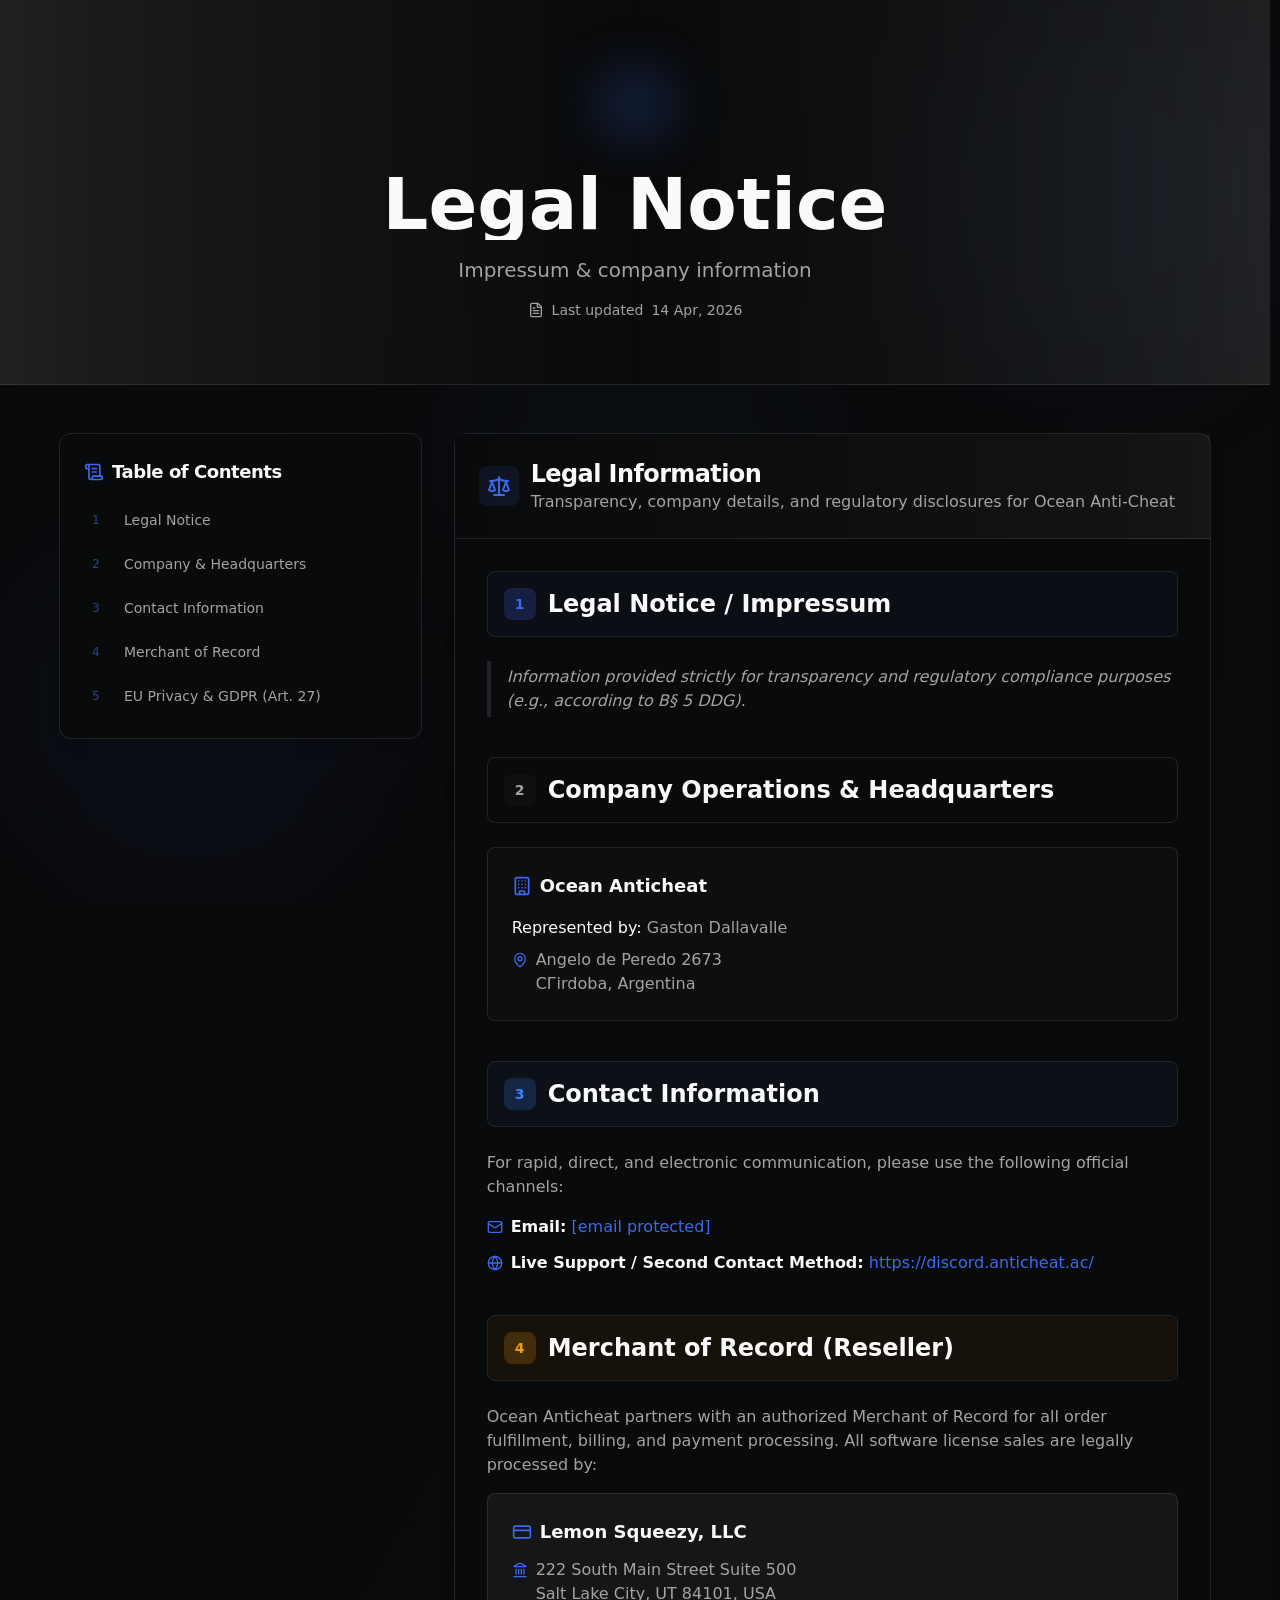
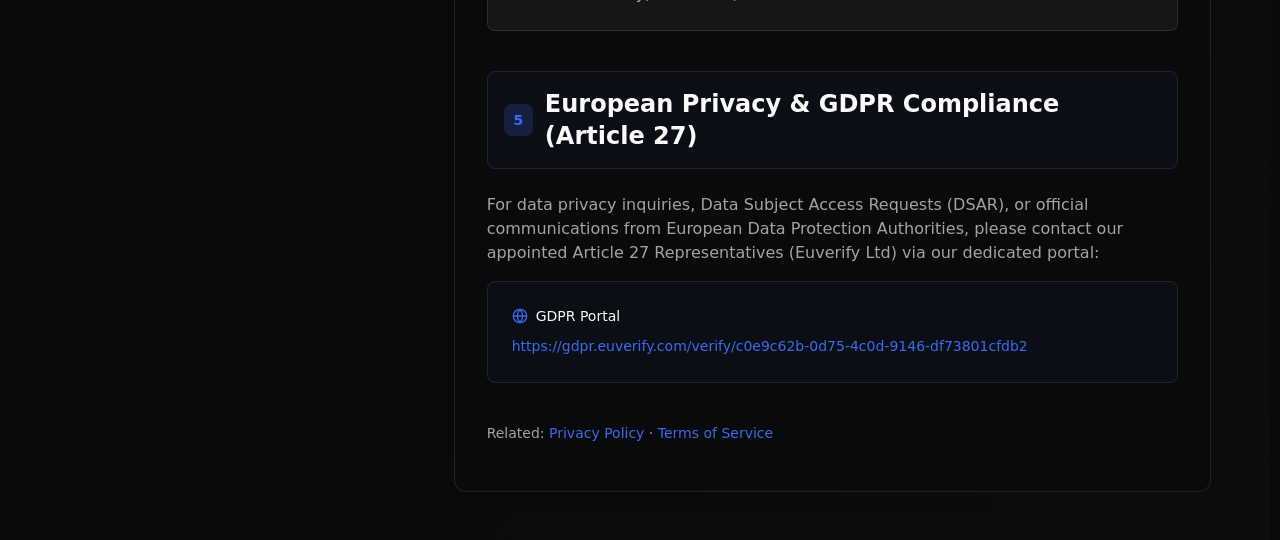
<file: legal/index.html>
﻿<!DOCTYPE html><html style="color-scheme: dark;" lang="en" translate="no" class="notranslate dark"><head><meta charSet="utf-8"/><meta name="viewport" content="width=device-width, initial-scale=1, maximum-scale=5, viewport-fit=cover"/><link rel="stylesheet" href="/_next/static/chunks/0yee9rl2ed49n.css" data-precedence="next"/><link rel="stylesheet" href="/_next/static/chunks/0_pn-.otylr.d.css" data-precedence="next"/><meta name="next-size-adjust" content=""/><meta name="google" content="notranslate"/><meta name="theme-color" content="#ffffff" media="(prefers-color-scheme: light)"/><meta name="theme-color" content="#0a0a0a" media="(prefers-color-scheme: dark)"/><title>Legal Notice | Ocean Anti-Cheat</title><meta name="description" content="Legal notice and Impressum for Ocean Anti-Cheat: company details, contact channels, Merchant of Record, and GDPR Article 27 information."/><link rel="author" href="https://anticheat.ac"/><meta name="author" content="Ocean Anti-Cheat Team"/><link rel="manifest" href="/manifest.json"/><meta name="keywords" content="anti-cheat,screenshare tool,gaming security,cheat detection,FiveM anti-cheat,Minecraft screenshare,game server security,fair play,anti-hack,gaming integrity,esports security,screenshare software,cheat scanner,game moderation tool"/><meta name="creator" content="Ocean Anti-Cheat"/><meta name="publisher" content="Ocean Gaming Security"/><meta name="robots" content="index, follow"/><meta name="category" content="technology"/><meta name="classification" content="Gaming Security Software"/><link rel="canonical" href="https://anticheat.ac/legal"/><meta name="format-detection" content="telephone=no, address=no, email=no"/><meta name="mobile-web-app-capable" content="yes"/><meta name="apple-mobile-web-app-title" content="Ocean Anti-Cheat"/><link href="/icons/apple-touch-icon.png" rel="apple-touch-startup-image"/><meta name="apple-mobile-web-app-status-bar-style" content="black-translucent"/><meta property="og:title" content="Legal Notice - Ocean Anti-Cheat"/><meta property="og:description" content="Company information, contact details, and regulatory disclosures for Ocean Anti-Cheat."/><meta property="og:url" content="https://anticheat.ac/legal"/><meta property="og:image" content="https://anticheat.ac/og-image.png"/><meta property="og:image:width" content="1200"/><meta property="og:image:height" content="630"/><meta property="og:image:alt" content="Ocean Anti-Cheat"/><meta property="og:type" content="website"/><meta name="twitter:card" content="summary_large_image"/><meta name="twitter:site" content="@oceananticheat"/><meta name="twitter:creator" content="@oceananticheat"/><meta name="twitter:title" content="Ocean Anti-Cheat - Professional Screenshare Tool"/><meta name="twitter:description" content="Professional anti-cheat and screenshare tool for gaming communities. Detect cheaters in 60 seconds with advanced forensic analysis. Trusted by 500+ servers worldwide."/><meta name="twitter:image" content="https://anticheat.ac/og-image.png"/><link rel="shortcut icon" href="/favicon.ico"/><link rel="icon" href="/favicon.ico" sizes="any"/><link rel="icon" href="/icons/icon-192x192.png" sizes="192x192" type="image/png"/><link rel="icon" href="/icons/icon-512x512_rounded.png" sizes="512x512" type="image/png"/><link rel="apple-touch-icon" href="/icons/apple-touch-icon.png" sizes="180x180" type="image/png"/><script id="organization-schema" type="application/ld+json">{"@context":"https://schema.org","@type":"Organization","@id":"https://anticheat.ac/#organization","name":"Ocean Anti-Cheat","url":"https://anticheat.ac","logo":{"@type":"ImageObject","url":"https://anticheat.ac/icons/icon-512x512_rounded.png","width":512,"height":512},"description":"Professional anti-cheat and screenshare tool for gaming communities. Detect cheaters in 60 seconds with advanced forensic analysis. Trusted by 500+ servers worldwide.","foundingDate":"2023","sameAs":["https://discord.anticheat.ac","https://www.youtube.com/@OceanScanner","https://www.tiktok.com/@oceanscanner","https://www.instagram.com/anticheatac/","https://github.com/Ocean-SS-Tool"],"contactPoint":{"@type":"ContactPoint","email":"contact@anticheat.ac","contactType":"customer support"}}</script><script id="website-schema" type="application/ld+json">{"@context":"https://schema.org","@type":"WebSite","@id":"https://anticheat.ac/#website","url":"https://anticheat.ac","name":"Ocean Anti-Cheat","description":"Professional anti-cheat and screenshare tool for gaming communities. Detect cheaters in 60 seconds with advanced forensic analysis. Trusted by 500+ servers worldwide.","publisher":{"@id":"https://anticheat.ac/#organization"},"potentialAction":{"@type":"SearchAction","target":{"@type":"EntryPoint","urlTemplate":"https://anticheat.ac/blog?q={search_term_string}"},"query-input":"required name=search_term_string"}}</script><script id="software-schema" type="application/ld+json">{"@context":"https://schema.org","@type":"SoftwareApplication","@id":"https://anticheat.ac/#software","name":"Ocean Anti-Cheat Scanner","description":"Professional screenshare and cheat detection tool for gaming communities. Scan suspects in 60 seconds with advanced forensic analysis.","applicationCategory":"SecurityApplication","operatingSystem":"Windows 7, Windows 8, Windows 10, Windows 11, Linux","offers":{"@type":"Offer","price":"0","priceCurrency":"USD","description":"Free tier available","availability":"https://schema.org/InStock"},"featureList":["Advanced cheat detection","60-second scan time","Military-grade encryption","Real-time threat detection","Custom detection rules","Multi-game support"],"screenshot":"https://anticheat.ac/home/dashboard.png","softwareVersion":"2.0","author":{"@id":"https://anticheat.ac/#organization"}}</script><meta name="sentry-trace" content="e57ecd1a69f84a04765f07f5e7dbe5f0-42aa97dd8a9af4f9-0"/><meta name="baggage" content="sentry-environment=production,sentry-release=cfee69970c332b665319d160bc4758460f1b9733,sentry-public_key=4f899df9bed5473fee87dc1edca64569,sentry-trace_id=e57ecd1a69f84a04765f07f5e7dbe5f0,sentry-org_id=4510408919154688,sentry-sampled=false,sentry-sample_rand=0.8213811236248778,sentry-sample_rate=0"/><link rel=stylesheet href=/local-overrides.css></head><body class="geist_9c1fd2b9-module__We3PEq__variable geist_mono_c932d54b-module__LyTxPG__variable plus_jakarta_sans_7e9f5581-module__y56v-q__variable"><script id="local-dark-mode-lock">try{localStorage.setItem('theme','dark');document.documentElement.classList.remove('light');document.documentElement.classList.add('dark');document.documentElement.style.colorScheme='dark'}catch(e){}</script><div hidden=""><!--$--><!--/$--></div><a href="#main-content" class="sr-only focus:not-sr-only focus:fixed focus:top-4 focus:left-4 focus:z-9999 focus:rounded-md focus:bg-background focus:px-4 focus:py-2 focus:text-sm focus:font-medium focus:text-foreground focus:ring-2 focus:ring-brand/20 focus:ring-offset-2 focus:outline-none">Skip to main content</a><!--$--><!--$--><!--/$--><!--/$--><div id="main-content" tabindex="-1" class="min-h-screen bg-background"><div class="jsx-ed71a6c245293e72 min-h-screen bg-gradient-to-br from-background via-background to-secondary/10"><div class="jsx-ed71a6c245293e72 fixed inset-0 overflow-hidden pointer-events-none"><div class="jsx-ed71a6c245293e72 absolute top-0 right-0 h-96 w-96 bg-brand/5 rounded-full blur-3xl"></div><div class="jsx-ed71a6c245293e72 absolute bottom-0 left-0 h-96 w-96 bg-brand/5 rounded-full blur-3xl"></div><div class="jsx-ed71a6c245293e72 absolute top-1/2 left-1/2 transform -translate-x-1/2 -translate-y-1/2 h-96 w-96 bg-info/3 rounded-full blur-3xl"></div></div><div class="relative z-10 bg-gradient-to-r from-primary/10 via-background to-primary/10 border-b border-border/50"><div class="jsx-ed71a6c245293e72 container mx-auto px-4 py-16"><div class="jsx-ed71a6c245293e72 max-w-4xl mx-auto text-center"><div class="mb-6 relative h-20 w-20 mx-auto"><div class="jsx-ed71a6c245293e72 absolute inset-0 bg-brand/20 rounded-full blur-xl -z-10"></div></div><div class="space-y-4" style="opacity:1;transform:none"><h1 class="jsx-ed71a6c245293e72 text-5xl md:text-7xl font-bold bg-gradient-to-r from-foreground via-primary to-foreground bg-clip-text text-transparent">Legal Notice</h1><p class="jsx-ed71a6c245293e72 text-xl text-muted-foreground max-w-2xl mx-auto">Impressum &amp; company information</p><div class="jsx-ed71a6c245293e72 flex items-center justify-center gap-2 text-sm text-muted-foreground"><svg xmlns="http://www.w3.org/2000/svg" width="24" height="24" viewBox="0 0 24 24" fill="none" stroke="currentColor" stroke-width="2" stroke-linecap="round" stroke-linejoin="round" class="lucide lucide-file-text h-4 w-4" aria-hidden="true"><path d="M6 22a2 2 0 0 1-2-2V4a2 2 0 0 1 2-2h8a2.4 2.4 0 0 1 1.704.706l3.588 3.588A2.4 2.4 0 0 1 20 8v12a2 2 0 0 1-2 2z"></path><path d="M14 2v5a1 1 0 0 0 1 1h5"></path><path d="M10 9H8"></path><path d="M16 13H8"></path><path d="M16 17H8"></path></svg><span class="jsx-ed71a6c245293e72 font-medium">Last updated</span><span class="jsx-ed71a6c245293e72">14 Apr, 2026</span></div></div></div></div></div><div class="jsx-ed71a6c245293e72 container mx-auto px-4 py-12 relative z-10"><div class="jsx-ed71a6c245293e72 max-w-6xl mx-auto"><div class="grid grid-cols-1 lg:grid-cols-12 gap-8"><div class="jsx-ed71a6c245293e72 lg:col-span-4"><div class="rounded-xl border text-card-foreground transition-all duration-200 hover:shadow-md sticky top-24 border-border/50 bg-background shadow-lg"><div class="flex flex-col space-y-1.5 p-6 pb-4"><h3 class="font-semibold tracking-tight flex items-center gap-2 text-lg"><svg xmlns="http://www.w3.org/2000/svg" width="24" height="24" viewBox="0 0 24 24" fill="none" stroke="currentColor" stroke-width="2" stroke-linecap="round" stroke-linejoin="round" class="lucide lucide-scroll-text h-5 w-5 text-brand" aria-hidden="true"><path d="M15 12h-5"></path><path d="M15 8h-5"></path><path d="M19 17V5a2 2 0 0 0-2-2H4"></path><path d="M8 21h12a2 2 0 0 0 2-2v-1a1 1 0 0 0-1-1H11a1 1 0 0 0-1 1v1a2 2 0 1 1-4 0V5a2 2 0 1 0-4 0v2a1 1 0 0 0 1 1h3"></path></svg>Table of Contents</h3></div><div class="p-6 pt-0"><nav class="jsx-ed71a6c245293e72 space-y-2 max-h-[70vh] overflow-y-auto scrollbar-thin scrollbar-thumb-border scrollbar-track-transparent"><ol class="jsx-ed71a6c245293e72 space-y-2 text-sm"><li class="jsx-ed71a6c245293e72"><a href="#section1" class="jsx-ed71a6c245293e72 group flex items-center gap-2 p-2 rounded-lg text-muted-foreground hover:text-foreground hover:bg-brand/10 transition-all duration-200"><span class="jsx-ed71a6c245293e72 text-xs font-medium text-brand/60 w-6">1</span><span class="jsx-ed71a6c245293e72 text-sm group-hover:text-brand transition-colors">Legal Notice</span></a></li><li class="jsx-ed71a6c245293e72"><a href="#section2" class="jsx-ed71a6c245293e72 group flex items-center gap-2 p-2 rounded-lg text-muted-foreground hover:text-foreground hover:bg-brand/10 transition-all duration-200"><span class="jsx-ed71a6c245293e72 text-xs font-medium text-brand/60 w-6">2</span><span class="jsx-ed71a6c245293e72 text-sm group-hover:text-brand transition-colors">Company &amp; Headquarters</span></a></li><li class="jsx-ed71a6c245293e72"><a href="#section3" class="jsx-ed71a6c245293e72 group flex items-center gap-2 p-2 rounded-lg text-muted-foreground hover:text-foreground hover:bg-brand/10 transition-all duration-200"><span class="jsx-ed71a6c245293e72 text-xs font-medium text-brand/60 w-6">3</span><span class="jsx-ed71a6c245293e72 text-sm group-hover:text-brand transition-colors">Contact Information</span></a></li><li class="jsx-ed71a6c245293e72"><a href="#section4" class="jsx-ed71a6c245293e72 group flex items-center gap-2 p-2 rounded-lg text-muted-foreground hover:text-foreground hover:bg-brand/10 transition-all duration-200"><span class="jsx-ed71a6c245293e72 text-xs font-medium text-brand/60 w-6">4</span><span class="jsx-ed71a6c245293e72 text-sm group-hover:text-brand transition-colors">Merchant of Record</span></a></li><li class="jsx-ed71a6c245293e72"><a href="#section5" class="jsx-ed71a6c245293e72 group flex items-center gap-2 p-2 rounded-lg text-muted-foreground hover:text-foreground hover:bg-brand/10 transition-all duration-200"><span class="jsx-ed71a6c245293e72 text-xs font-medium text-brand/60 w-6">5</span><span class="jsx-ed71a6c245293e72 text-sm group-hover:text-brand transition-colors">EU Privacy &amp; GDPR (Art. 27)</span></a></li></ol></nav></div></div></div><div class="jsx-ed71a6c245293e72 lg:col-span-8"><div class="rounded-xl border text-card-foreground transition-all duration-200 hover:shadow-md border-border/50 bg-background shadow-lg"><div class="flex flex-col space-y-1.5 p-6 border-b border-border/50 bg-gradient-to-r from-background to-primary/5"><div class="jsx-ed71a6c245293e72 flex items-center gap-3"><div class="jsx-ed71a6c245293e72 p-2 rounded-lg bg-brand/10"><svg xmlns="http://www.w3.org/2000/svg" width="24" height="24" viewBox="0 0 24 24" fill="none" stroke="currentColor" stroke-width="2" stroke-linecap="round" stroke-linejoin="round" class="lucide lucide-scale h-6 w-6 text-brand" aria-hidden="true"><path d="M12 3v18"></path><path d="m19 8 3 8a5 5 0 0 1-6 0zV7"></path><path d="M3 7h1a17 17 0 0 0 8-2 17 17 0 0 0 8 2h1"></path><path d="m5 8 3 8a5 5 0 0 1-6 0zV7"></path><path d="M7 21h10"></path></svg></div><div class="jsx-ed71a6c245293e72"><h3 class="font-semibold tracking-tight text-2xl">Legal Information</h3><p class="text-muted-foreground text-base">Transparency, company details, and regulatory disclosures for Ocean Anti-Cheat</p></div></div></div><div class="p-8 prose prose-slate dark:prose-invert max-w-none prose-lg prose-headings:font-semibold prose-headings:text-foreground prose-p:text-muted-foreground prose-li:text-muted-foreground prose-a:text-brand hover:prose-a:text-brand/80"><section id="section1" class="jsx-ed71a6c245293e72 scroll-mt-24"><div class="jsx-ed71a6c245293e72 flex items-center gap-3 mb-6 p-4 rounded-lg bg-brand/5 border border-brand/20"><div class="jsx-ed71a6c245293e72 flex h-8 w-8 items-center justify-center rounded-lg bg-brand/20 text-brand font-bold text-sm">1</div><h2 class="jsx-ed71a6c245293e72 text-2xl font-semibold text-foreground m-0">Legal Notice / Impressum</h2></div><p class="jsx-ed71a6c245293e72 text-muted-foreground italic not-prose border-l-4 border-brand/30 pl-4 py-1">Information provided strictly for transparency and regulatory compliance purposes (e.g., according to В§ 5 DDG).</p></section><section id="section2" class="jsx-ed71a6c245293e72 scroll-mt-24 mt-10"><div class="jsx-ed71a6c245293e72 flex items-center gap-3 mb-6 p-4 rounded-lg bg-muted/5 border border-border/20"><div class="jsx-ed71a6c245293e72 flex h-8 w-8 items-center justify-center rounded-lg bg-muted/20 text-muted-foreground font-bold text-sm">2</div><h2 class="jsx-ed71a6c245293e72 text-2xl font-semibold text-foreground m-0">Company Operations &amp; Headquarters</h2></div><div class="jsx-ed71a6c245293e72 bg-muted/20 rounded-lg p-6 border border-border/30 not-prose"><h3 class="jsx-ed71a6c245293e72 text-lg font-semibold text-foreground mb-4 flex items-center gap-2"><svg xmlns="http://www.w3.org/2000/svg" width="24" height="24" viewBox="0 0 24 24" fill="none" stroke="currentColor" stroke-width="2" stroke-linecap="round" stroke-linejoin="round" class="lucide lucide-building h-5 w-5 text-brand" aria-hidden="true"><path d="M12 10h.01"></path><path d="M12 14h.01"></path><path d="M12 6h.01"></path><path d="M16 10h.01"></path><path d="M16 14h.01"></path><path d="M16 6h.01"></path><path d="M8 10h.01"></path><path d="M8 14h.01"></path><path d="M8 6h.01"></path><path d="M9 22v-3a1 1 0 0 1 1-1h4a1 1 0 0 1 1 1v3"></path><rect x="4" y="2" width="16" height="20" rx="2"></rect></svg>Ocean Anticheat</h3><div class="jsx-ed71a6c245293e72 space-y-2 text-muted-foreground"><p class="jsx-ed71a6c245293e72"><span class="jsx-ed71a6c245293e72 text-foreground font-medium">Represented by:</span> Gaston Dallavalle</p><p class="jsx-ed71a6c245293e72 flex items-start gap-2"><svg xmlns="http://www.w3.org/2000/svg" width="24" height="24" viewBox="0 0 24 24" fill="none" stroke="currentColor" stroke-width="2" stroke-linecap="round" stroke-linejoin="round" class="lucide lucide-map-pin h-4 w-4 mt-1 shrink-0 text-brand" aria-hidden="true"><path d="M20 10c0 4.993-5.539 10.193-7.399 11.799a1 1 0 0 1-1.202 0C9.539 20.193 4 14.993 4 10a8 8 0 0 1 16 0"></path><circle cx="12" cy="10" r="3"></circle></svg><span class="jsx-ed71a6c245293e72">Angelo de Peredo 2673<br class="jsx-ed71a6c245293e72"/>CГіrdoba, Argentina</span></p></div></div></section><section id="section3" class="jsx-ed71a6c245293e72 scroll-mt-24 mt-10"><div class="jsx-ed71a6c245293e72 flex items-center gap-3 mb-6 p-4 rounded-lg bg-info/5 border border-info/20"><div class="jsx-ed71a6c245293e72 flex h-8 w-8 items-center justify-center rounded-lg bg-info/20 text-info font-bold text-sm">3</div><h2 class="jsx-ed71a6c245293e72 text-2xl font-semibold text-foreground m-0">Contact Information</h2></div><p class="jsx-ed71a6c245293e72 text-muted-foreground mb-4">For rapid, direct, and electronic communication, please use the following official channels:</p><ul class="jsx-ed71a6c245293e72 list-none space-y-3 not-prose text-muted-foreground"><li class="jsx-ed71a6c245293e72 flex items-start gap-2"><svg xmlns="http://www.w3.org/2000/svg" width="24" height="24" viewBox="0 0 24 24" fill="none" stroke="currentColor" stroke-width="2" stroke-linecap="round" stroke-linejoin="round" class="lucide lucide-mail h-4 w-4 mt-1 shrink-0 text-brand" aria-hidden="true"><path d="m22 7-8.991 5.727a2 2 0 0 1-2.009 0L2 7"></path><rect x="2" y="4" width="20" height="16" rx="2"></rect></svg><span class="jsx-ed71a6c245293e72"><strong class="jsx-ed71a6c245293e72 text-foreground">Email:</strong> <a href="/cdn-cgi/l/email-protection#a0c3cfced4c1c3d4e0c1ced4c9c3c8c5c1d48ec1c3" class="jsx-ed71a6c245293e72 text-brand hover:underline"><span class="__cf_email__" data-cfemail="6f0c00011b0e0c1b2f0e011b060c070a0e1b410e0c">[email&#160;protected]</span></a></span></li><li class="jsx-ed71a6c245293e72 flex items-start gap-2"><svg xmlns="http://www.w3.org/2000/svg" width="24" height="24" viewBox="0 0 24 24" fill="none" stroke="currentColor" stroke-width="2" stroke-linecap="round" stroke-linejoin="round" class="lucide lucide-globe h-4 w-4 mt-1 shrink-0 text-brand" aria-hidden="true"><circle cx="12" cy="12" r="10"></circle><path d="M12 2a14.5 14.5 0 0 0 0 20 14.5 14.5 0 0 0 0-20"></path><path d="M2 12h20"></path></svg><span class="jsx-ed71a6c245293e72"><strong class="jsx-ed71a6c245293e72 text-foreground">Live Support / Second Contact Method:</strong> <a href="https://discord.anticheat.ac/" target="_blank" rel="noopener noreferrer" class="jsx-ed71a6c245293e72 text-brand hover:underline break-all">https://discord.anticheat.ac/</a></span></li></ul></section><section id="section4" class="jsx-ed71a6c245293e72 scroll-mt-24 mt-10"><div class="jsx-ed71a6c245293e72 flex items-center gap-3 mb-6 p-4 rounded-lg bg-warning/5 border border-warning/20"><div class="jsx-ed71a6c245293e72 flex h-8 w-8 items-center justify-center rounded-lg bg-warning/20 text-warning font-bold text-sm">4</div><h2 class="jsx-ed71a6c245293e72 text-2xl font-semibold text-foreground m-0">Merchant of Record (Reseller)</h2></div><p class="jsx-ed71a6c245293e72 text-muted-foreground mb-4">Ocean Anticheat partners with an authorized Merchant of Record for all order fulfillment, billing, and payment processing. All software license sales are legally processed by:</p><div class="jsx-ed71a6c245293e72 bg-muted/50 rounded-lg p-6 border border-border not-prose"><h3 class="jsx-ed71a6c245293e72 text-lg font-semibold text-foreground mb-3 flex items-center gap-2"><svg xmlns="http://www.w3.org/2000/svg" width="24" height="24" viewBox="0 0 24 24" fill="none" stroke="currentColor" stroke-width="2" stroke-linecap="round" stroke-linejoin="round" class="lucide lucide-credit-card h-5 w-5 text-brand" aria-hidden="true"><rect width="20" height="14" x="2" y="5" rx="2"></rect><line x1="2" x2="22" y1="10" y2="10"></line></svg>Lemon Squeezy, LLC</h3><p class="jsx-ed71a6c245293e72 text-muted-foreground flex items-start gap-2"><svg xmlns="http://www.w3.org/2000/svg" width="24" height="24" viewBox="0 0 24 24" fill="none" stroke="currentColor" stroke-width="2" stroke-linecap="round" stroke-linejoin="round" class="lucide lucide-landmark h-4 w-4 mt-1 shrink-0 text-brand" aria-hidden="true"><path d="M10 18v-7"></path><path d="M11.12 2.198a2 2 0 0 1 1.76.006l7.866 3.847c.476.233.31.949-.22.949H3.474c-.53 0-.695-.716-.22-.949z"></path><path d="M14 18v-7"></path><path d="M18 18v-7"></path><path d="M3 22h18"></path><path d="M6 18v-7"></path></svg><span class="jsx-ed71a6c245293e72">222 South Main Street Suite 500<br class="jsx-ed71a6c245293e72"/>Salt Lake City, UT 84101, USA</span></p></div></section><section id="section5" class="jsx-ed71a6c245293e72 scroll-mt-24 mt-10"><div class="jsx-ed71a6c245293e72 flex items-center gap-3 mb-6 p-4 rounded-lg bg-brand/5 border border-brand/20"><div class="jsx-ed71a6c245293e72 flex h-8 w-8 items-center justify-center rounded-lg bg-brand/20 text-brand font-bold text-sm">5</div><h2 class="jsx-ed71a6c245293e72 text-2xl font-semibold text-foreground m-0">European Privacy &amp; GDPR Compliance (Article 27)</h2></div><p class="jsx-ed71a6c245293e72 text-muted-foreground mb-4">For data privacy inquiries, Data Subject Access Requests (DSAR), or official communications from European Data Protection Authorities, please contact our appointed Article 27 Representatives (Euverify Ltd) via our dedicated portal:</p><div class="jsx-ed71a6c245293e72 bg-brand/5 border border-brand/20 rounded-lg p-6 not-prose"><p class="jsx-ed71a6c245293e72 text-sm font-medium text-foreground mb-2 flex items-center gap-2"><svg xmlns="http://www.w3.org/2000/svg" width="24" height="24" viewBox="0 0 24 24" fill="none" stroke="currentColor" stroke-width="2" stroke-linecap="round" stroke-linejoin="round" class="lucide lucide-globe h-4 w-4 text-brand" aria-hidden="true"><circle cx="12" cy="12" r="10"></circle><path d="M12 2a14.5 14.5 0 0 0 0 20 14.5 14.5 0 0 0 0-20"></path><path d="M2 12h20"></path></svg>GDPR Portal</p><a href="https://gdpr.euverify.com/verify/c0e9c62b-0d75-4c0d-9146-df73801cfdb2" target="_blank" rel="noopener noreferrer" class="jsx-ed71a6c245293e72 text-sm text-brand hover:underline break-all">https://gdpr.euverify.com/verify/c0e9c62b-0d75-4c0d-9146-df73801cfdb2</a></div></section><p class="jsx-ed71a6c245293e72 text-muted-foreground mt-10 mb-4 not-prose text-sm">Related: <a href="/privacy" class="jsx-ed71a6c245293e72 text-brand hover:underline">Privacy Policy</a> · <a href="/tos" class="jsx-ed71a6c245293e72 text-brand hover:underline">Terms of Service</a></p></div></div></div></div></div></div></div><!--$--><!--/$--></div><div role="region" aria-label="Notifications (F8)" tabindex="-1" style="pointer-events:none"><ol tabindex="-1" class="fixed bottom-4 right-4 z-[100] flex max-h-screen flex-col gap-3 w-[380px] max-w-[calc(100vw-2rem)]"></ol></div><script src="/local-stream-restore.js"></script></body></html>
</file>
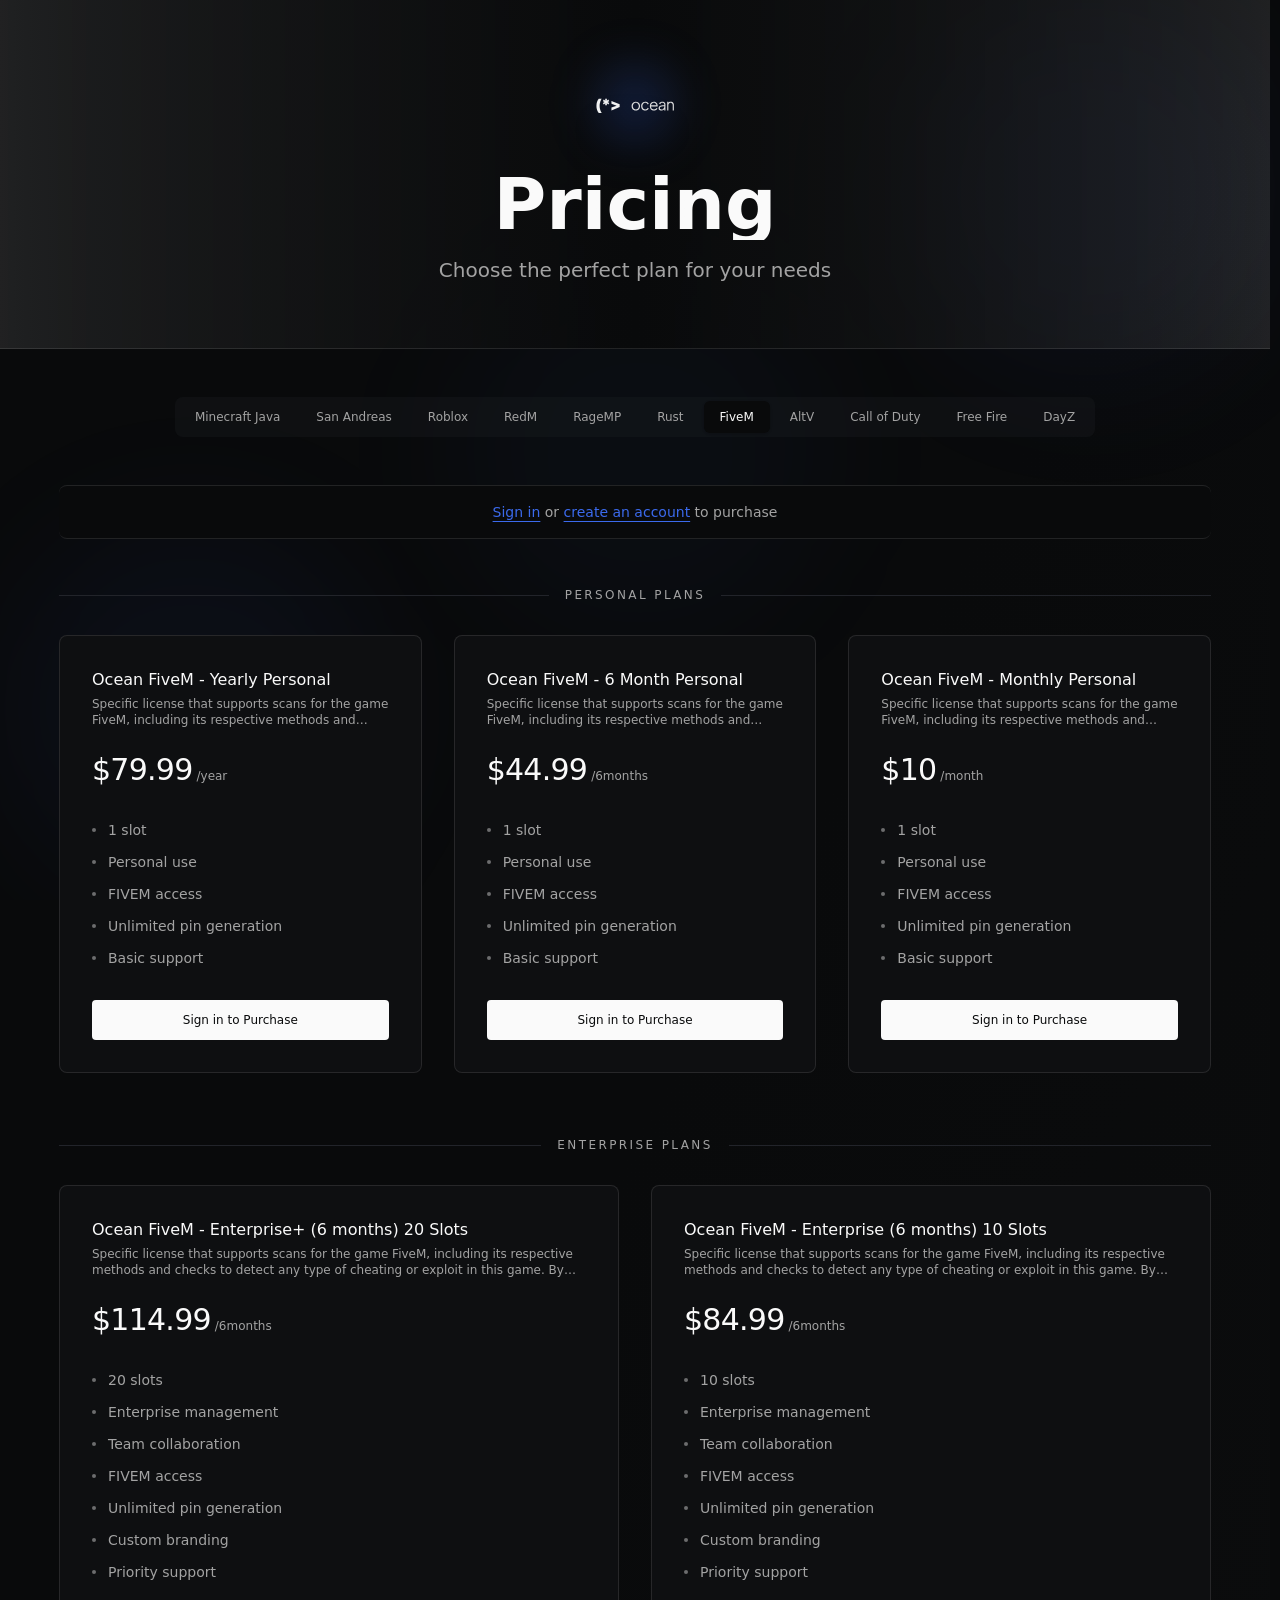
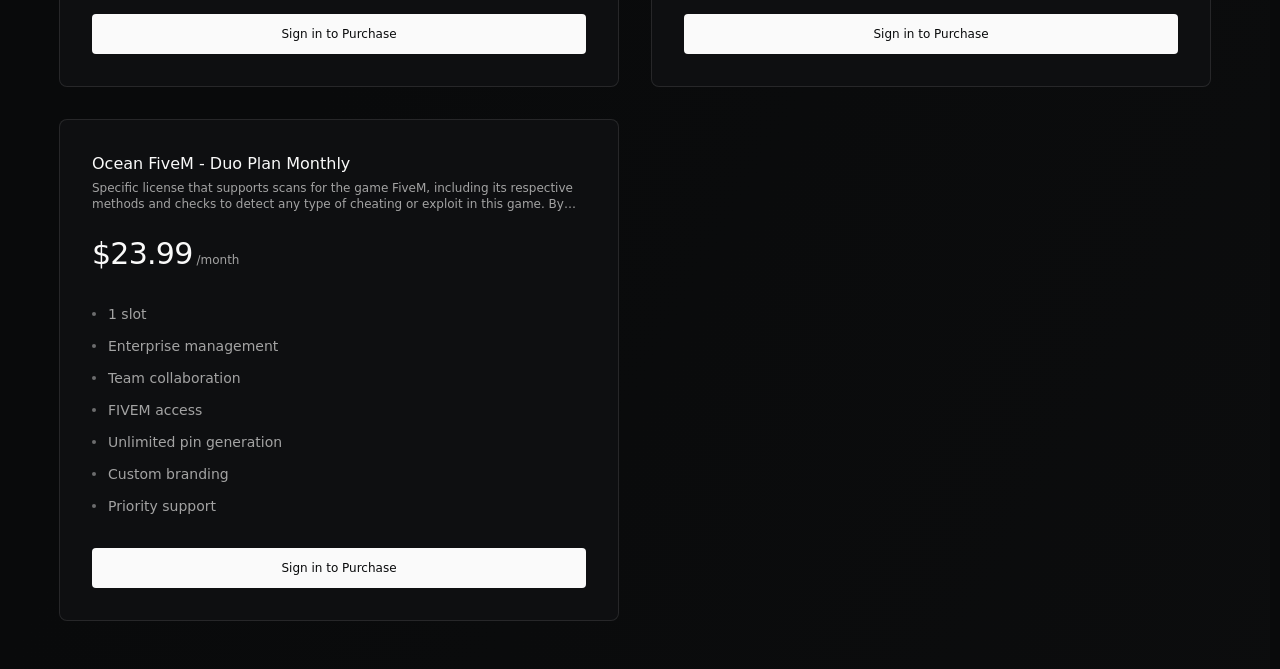
<file: pricing/index.html>
<!DOCTYPE html><html lang="en" translate="no" class="notranslate dark" style="color-scheme: dark;"><head><meta charset="utf-8"><meta name="viewport" content="width=device-width, initial-scale=1, maximum-scale=5, viewport-fit=cover"><link rel="stylesheet" href="/_next/static/chunks/0yee9rl2ed49n.css" data-precedence="next"><link rel="stylesheet" href="/_next/static/chunks/0_pn-.otylr.d.css" data-precedence="next"><meta name="next-size-adjust" content=""><meta name="google" content="notranslate"><meta name="theme-color" content="#ffffff" media="(prefers-color-scheme: light)"><meta name="theme-color" content="#0a0a0a" media="(prefers-color-scheme: dark)"><title>Pricing Plans - Choose Your Anti-Cheat Solution | Ocean Anti-Cheat</title><meta name="description" content="Flexible pricing plans for Ocean Anti-Cheat. From free tier to enterprise solutions. Get advanced cheat detection, real-time scanning, and 24/7 support for your gaming community."><link rel="author" href="https://anticheat.ac"><meta name="author" content="Ocean Anti-Cheat Team"><link rel="manifest" href="/manifest.json"><meta name="keywords" content="anti-cheat pricing,screenshare tool cost,gaming security pricing,Ocean plans,cheat detection subscription,server moderation pricing"><meta name="creator" content="Ocean Anti-Cheat"><meta name="publisher" content="Ocean Gaming Security"><meta name="robots" content="index, follow"><meta name="googlebot" content="index, follow, max-video-preview:-1, max-image-preview:large, max-snippet:-1"><meta name="category" content="technology"><meta name="classification" content="Gaming Security Software"><link rel="canonical" href="https://anticheat.ac/pricing"><meta name="format-detection" content="telephone=no, address=no, email=no"><meta name="mobile-web-app-capable" content="yes"><meta name="apple-mobile-web-app-title" content="Ocean Anti-Cheat"><link href="/icons/apple-touch-icon.png" rel="apple-touch-startup-image"><meta name="apple-mobile-web-app-status-bar-style" content="black-translucent"><meta property="og:title" content="Ocean Anti-Cheat Pricing - Affordable Gaming Security"><meta property="og:description" content="Choose the perfect plan for your gaming community. Free tier available with premium options for advanced features."><meta property="og:url" content="https://anticheat.ac/pricing"><meta property="og:image" content="https://anticheat.ac/og-image.png"><meta property="og:image:width" content="1200"><meta property="og:image:height" content="630"><meta property="og:image:alt" content="Ocean Anti-Cheat"><meta property="og:type" content="website"><meta name="twitter:card" content="summary_large_image"><meta name="twitter:site" content="@oceananticheat"><meta name="twitter:creator" content="@oceananticheat"><meta name="twitter:title" content="Ocean Anti-Cheat - Professional Screenshare Tool"><meta name="twitter:description" content="Professional anti-cheat and screenshare tool for gaming communities. Detect cheaters in 60 seconds with advanced forensic analysis. Trusted by 500+ servers worldwide."><meta name="twitter:image" content="https://anticheat.ac/og-image.png"><link rel="shortcut icon" href="/favicon.ico"><link rel="icon" href="/favicon.ico" sizes="any"><link rel="icon" href="/icons/icon-192x192.png" sizes="192x192" type="image/png"><link rel="icon" href="/icons/icon-512x512_rounded.png" sizes="512x512" type="image/png"><link rel="apple-touch-icon" href="/icons/apple-touch-icon.png" sizes="180x180" type="image/png"><script id="organization-schema" type="application/ld+json">{"@context":"https://schema.org","@type":"Organization","@id":"https://anticheat.ac/#organization","name":"Ocean Anti-Cheat","url":"https://anticheat.ac","logo":{"@type":"ImageObject","url":"https://anticheat.ac/icons/icon-512x512_rounded.png","width":512,"height":512},"description":"Professional anti-cheat and screenshare tool for gaming communities. Detect cheaters in 60 seconds with advanced forensic analysis. Trusted by 500+ servers worldwide.","foundingDate":"2023","sameAs":["https://discord.anticheat.ac","https://www.youtube.com/@OceanScanner","https://www.tiktok.com/@oceanscanner","https://www.instagram.com/anticheatac/","https://github.com/Ocean-SS-Tool"],"contactPoint":{"@type":"ContactPoint","email":"contact@anticheat.ac","contactType":"customer support"}}</script><script id="website-schema" type="application/ld+json">{"@context":"https://schema.org","@type":"WebSite","@id":"https://anticheat.ac/#website","url":"https://anticheat.ac","name":"Ocean Anti-Cheat","description":"Professional anti-cheat and screenshare tool for gaming communities. Detect cheaters in 60 seconds with advanced forensic analysis. Trusted by 500+ servers worldwide.","publisher":{"@id":"https://anticheat.ac/#organization"},"potentialAction":{"@type":"SearchAction","target":{"@type":"EntryPoint","urlTemplate":"https://anticheat.ac/blog?q={search_term_string}"},"query-input":"required name=search_term_string"}}</script><script id="software-schema" type="application/ld+json">{"@context":"https://schema.org","@type":"SoftwareApplication","@id":"https://anticheat.ac/#software","name":"Ocean Anti-Cheat Scanner","description":"Professional screenshare and cheat detection tool for gaming communities. Scan suspects in 60 seconds with advanced forensic analysis.","applicationCategory":"SecurityApplication","operatingSystem":"Windows 7, Windows 8, Windows 10, Windows 11, Linux","offers":{"@type":"Offer","price":"0","priceCurrency":"USD","description":"Free tier available","availability":"https://schema.org/InStock"},"featureList":["Advanced cheat detection","60-second scan time","Military-grade encryption","Real-time threat detection","Custom detection rules","Multi-game support"],"screenshot":"https://anticheat.ac/home/dashboard.png","softwareVersion":"2.0","author":{"@id":"https://anticheat.ac/#organization"}}</script><meta name="sentry-trace" content="181097278f9e985dda96da9a16bc7487-32c0a78cb9281b3e-0"><meta name="baggage" content="sentry-environment=production,sentry-release=cfee69970c332b665319d160bc4758460f1b9733,sentry-public_key=4f899df9bed5473fee87dc1edca64569,sentry-trace_id=181097278f9e985dda96da9a16bc7487,sentry-org_id=4510408919154688,sentry-sampled=false,sentry-sample_rand=0.29566616173917026,sentry-sample_rate=0"><link rel="preload" href="/_next/static/media/caa3a2e1cccd8315-s.p.09~u27dqhyhd6.woff2" as="font" crossorigin="" type="font/woff2"><link rel="preload" href="/_next/static/media/fba5a26ea33df6a3-s.p.0eehd8tgys7nv.woff2" as="font" crossorigin="" type="font/woff2"><link rel="preload" as="image" imagesrcset="/home/ocean_logosvg.svg 1x" imagesizes="80px"><link rel="stylesheet" href="/local-overrides.css"></head><body class="geist_9c1fd2b9-module__We3PEq__variable geist_mono_c932d54b-module__LyTxPG__variable plus_jakarta_sans_7e9f5581-module__y56v-q__variable"><script id="local-dark-mode-lock">try{localStorage.setItem('theme','dark');document.documentElement.classList.remove('light');document.documentElement.classList.add('dark');document.documentElement.style.colorScheme='dark'}catch(e){}</script><div hidden=""><!--$--><!--/$--></div><a href="#main-content" class="sr-only focus:not-sr-only focus:fixed focus:top-4 focus:left-4 focus:z-9999 focus:rounded-md focus:bg-background focus:px-4 focus:py-2 focus:text-sm focus:font-medium focus:text-foreground focus:ring-2 focus:ring-brand/20 focus:ring-offset-2 focus:outline-none">Skip to main content</a><!--$--><!--$--><!--/$--><!--/$--><div class="min-h-screen bg-background" id="main-content" tabindex="-1"><div class="min-h-screen bg-gradient-to-br from-background via-background to-secondary/10"><div class="fixed inset-0 overflow-hidden pointer-events-none"><div class="absolute top-0 right-0 h-96 w-96 bg-brand/5 rounded-full blur-3xl"></div><div class="absolute bottom-0 left-0 h-96 w-96 bg-brand/5 rounded-full blur-3xl"></div><div class="absolute top-1/2 left-1/2 transform -translate-x-1/2 -translate-y-1/2 h-96 w-96 bg-info/3 rounded-full blur-3xl"></div></div><div class="relative z-10 bg-gradient-to-r from-primary/10 via-background to-primary/10 border-b border-border/50" style="opacity: 1; transform: none;"><div class="container mx-auto px-4 py-16"><div class="max-w-4xl mx-auto text-center"><div class="mb-6 relative h-20 w-20 mx-auto" style="opacity: 1; transform: none;"><img alt="Ocean Logo" decoding="async" data-nimg="fill" class="object-contain drop-shadow-2xl" sizes="80px" srcset="/home/ocean_logosvg.svg 1x" src="/home/ocean_logosvg.svg" style="position: absolute; height: 100%; width: 100%; inset: 0px;"><div class="absolute inset-0 bg-brand/20 rounded-full blur-xl -z-10"></div></div><div class="space-y-4" style="opacity: 1; transform: none;"><h1 class="text-6xl md:text-7xl font-bold bg-gradient-to-r from-foreground via-primary to-foreground bg-clip-text text-transparent">Pricing</h1><p class="text-xl text-muted-foreground max-w-2xl mx-auto">Choose the perfect plan for your needs</p></div></div></div></div><div class="container mx-auto px-4 py-12 relative z-10"><div class="max-w-6xl mx-auto"><div style="opacity: 1; transform: none;"><div class="flex justify-center mb-12"><div class="inline-flex flex-wrap justify-center gap-1 p-1 rounded-lg bg-muted/30"><button class="
              px-4 py-2 text-xs font-medium rounded-md transition-all duration-200
              text-muted-foreground hover:text-foreground
            ">Minecraft Java</button><button class="
              px-4 py-2 text-xs font-medium rounded-md transition-all duration-200
              text-muted-foreground hover:text-foreground
            ">San Andreas</button><button class="
              px-4 py-2 text-xs font-medium rounded-md transition-all duration-200
              text-muted-foreground hover:text-foreground
            ">Roblox</button><button class="
              px-4 py-2 text-xs font-medium rounded-md transition-all duration-200
              text-muted-foreground hover:text-foreground
            ">RedM</button><button class="
              px-4 py-2 text-xs font-medium rounded-md transition-all duration-200
              text-muted-foreground hover:text-foreground
            ">RageMP</button><button class="
              px-4 py-2 text-xs font-medium rounded-md transition-all duration-200
              text-muted-foreground hover:text-foreground
            ">Rust</button><button class="
              px-4 py-2 text-xs font-medium rounded-md transition-all duration-200
              bg-background text-foreground shadow-sm
            ">FiveM</button><button class="
              px-4 py-2 text-xs font-medium rounded-md transition-all duration-200
              text-muted-foreground hover:text-foreground
            ">AltV</button><button class="
              px-4 py-2 text-xs font-medium rounded-md transition-all duration-200
              text-muted-foreground hover:text-foreground
            ">Call of Duty</button><button class="
              px-4 py-2 text-xs font-medium rounded-md transition-all duration-200
              text-muted-foreground hover:text-foreground
            ">Free Fire</button><button class="
              px-4 py-2 text-xs font-medium rounded-md transition-all duration-200
              text-muted-foreground hover:text-foreground
            ">DayZ</button></div></div><div class="mb-12 py-4 border-y border-border/50 bg-background/80 rounded-lg"><p class="text-center text-sm text-muted-foreground"><button class="text-brand hover:text-brand/80 transition-colors underline underline-offset-4">Sign in</button> or <button class="text-brand hover:text-brand/80 transition-colors underline underline-offset-4">create an account</button> to purchase</p></div><div class="space-y-16"><section><div class="flex items-center gap-4 mb-8"><div class="h-px flex-1 bg-border"></div><h2 class="text-xs uppercase tracking-[0.2em] text-muted-foreground font-medium">Personal Plans</h2><div class="h-px flex-1 bg-border"></div></div><div class="grid grid-cols-1 gap-8 md:grid-cols-2 lg:grid-cols-3"><article class="group relative flex flex-col p-8 bg-card border border-border rounded-lg transition-all duration-300 hover:border-foreground/20"><div class="mb-6"><h3 class="text-base font-medium text-foreground mb-1">Ocean FiveM - Yearly Personal</h3><p class="text-xs text-muted-foreground line-clamp-2">Specific license that supports scans for the game FiveM, including its respective methods and checks to detect any type of cheating or exploit in this game. By acquiring this license, you will receive: - Advanced automatic forensic analysis - Tool customizations - Access to Custom Strings - Access to Custom Suspicious - Access to proprietary Yara rules - 24/7 fast support - Exclusive announcements and specific updates Upon making this purchase, you are automatically accepting the terms of service of Ocean as dictated at https://anticheat.ac/tos</p></div><div class="mb-8"><div class="flex items-baseline gap-1"><span class="text-3xl font-light tracking-tight text-foreground">$79.99</span><span class="text-xs text-muted-foreground">/year</span></div></div><div class="flex-1 mb-8"><ul class="space-y-3"><li class="flex items-center gap-3 text-sm text-muted-foreground"><span class="w-1 h-1 rounded-full bg-foreground/40 flex-shrink-0"></span>1 slot</li><li class="flex items-center gap-3 text-sm text-muted-foreground"><span class="w-1 h-1 rounded-full bg-foreground/40 flex-shrink-0"></span>Personal use</li><li class="flex items-center gap-3 text-sm text-muted-foreground"><span class="w-1 h-1 rounded-full bg-foreground/40 flex-shrink-0"></span>FIVEM access</li><li class="flex items-center gap-3 text-sm text-muted-foreground"><span class="w-1 h-1 rounded-full bg-foreground/40 flex-shrink-0"></span>Unlimited pin generation</li><li class="flex items-center gap-3 text-sm text-muted-foreground"><span class="w-1 h-1 rounded-full bg-foreground/40 flex-shrink-0"></span>Basic support</li></ul></div><div class="space-y-2 mt-auto"><button class="w-full py-3 px-4 text-xs font-medium text-background bg-foreground rounded hover:opacity-90 transition-opacity">Sign in to Purchase</button></div></article><article class="group relative flex flex-col p-8 bg-card border border-border rounded-lg transition-all duration-300 hover:border-foreground/20"><div class="mb-6"><h3 class="text-base font-medium text-foreground mb-1">Ocean FiveM - 6 Month Personal</h3><p class="text-xs text-muted-foreground line-clamp-2">Specific license that supports scans for the game FiveM, including its respective methods and checks to detect any type of cheating or exploit in this game. By acquiring this license, you will receive: - Advanced automatic forensic analysis - Tool customizations - Access to Custom Strings - Access to Custom Suspicious - Access to proprietary Yara rules - 24/7 fast support - Exclusive announcements and specific updates Upon making this purchase, you are automatically accepting the terms of service of Ocean as dictated at https://anticheat.ac/tos</p></div><div class="mb-8"><div class="flex items-baseline gap-1"><span class="text-3xl font-light tracking-tight text-foreground">$44.99</span><span class="text-xs text-muted-foreground">/6months</span></div></div><div class="flex-1 mb-8"><ul class="space-y-3"><li class="flex items-center gap-3 text-sm text-muted-foreground"><span class="w-1 h-1 rounded-full bg-foreground/40 flex-shrink-0"></span>1 slot</li><li class="flex items-center gap-3 text-sm text-muted-foreground"><span class="w-1 h-1 rounded-full bg-foreground/40 flex-shrink-0"></span>Personal use</li><li class="flex items-center gap-3 text-sm text-muted-foreground"><span class="w-1 h-1 rounded-full bg-foreground/40 flex-shrink-0"></span>FIVEM access</li><li class="flex items-center gap-3 text-sm text-muted-foreground"><span class="w-1 h-1 rounded-full bg-foreground/40 flex-shrink-0"></span>Unlimited pin generation</li><li class="flex items-center gap-3 text-sm text-muted-foreground"><span class="w-1 h-1 rounded-full bg-foreground/40 flex-shrink-0"></span>Basic support</li></ul></div><div class="space-y-2 mt-auto"><button class="w-full py-3 px-4 text-xs font-medium text-background bg-foreground rounded hover:opacity-90 transition-opacity">Sign in to Purchase</button></div></article><article class="group relative flex flex-col p-8 bg-card border border-border rounded-lg transition-all duration-300 hover:border-foreground/20"><div class="mb-6"><h3 class="text-base font-medium text-foreground mb-1">Ocean FiveM - Monthly Personal</h3><p class="text-xs text-muted-foreground line-clamp-2">Specific license that supports scans for the game FiveM, including its respective methods and checks to detect any type of cheating or exploit in this game. By acquiring this license, you will receive: - Advanced automatic forensic analysis - Tool customizations - Access to Custom Strings - Access to Custom Suspicious - Access to proprietary Yara rules - 24/7 fast support - Exclusive announcements and specific updates Upon making this purchase, you are automatically accepting the terms of service of Ocean as dictated at https://anticheat.ac/tos</p></div><div class="mb-8"><div class="flex items-baseline gap-1"><span class="text-3xl font-light tracking-tight text-foreground">$10</span><span class="text-xs text-muted-foreground">/month</span></div></div><div class="flex-1 mb-8"><ul class="space-y-3"><li class="flex items-center gap-3 text-sm text-muted-foreground"><span class="w-1 h-1 rounded-full bg-foreground/40 flex-shrink-0"></span>1 slot</li><li class="flex items-center gap-3 text-sm text-muted-foreground"><span class="w-1 h-1 rounded-full bg-foreground/40 flex-shrink-0"></span>Personal use</li><li class="flex items-center gap-3 text-sm text-muted-foreground"><span class="w-1 h-1 rounded-full bg-foreground/40 flex-shrink-0"></span>FIVEM access</li><li class="flex items-center gap-3 text-sm text-muted-foreground"><span class="w-1 h-1 rounded-full bg-foreground/40 flex-shrink-0"></span>Unlimited pin generation</li><li class="flex items-center gap-3 text-sm text-muted-foreground"><span class="w-1 h-1 rounded-full bg-foreground/40 flex-shrink-0"></span>Basic support</li></ul></div><div class="space-y-2 mt-auto"><button class="w-full py-3 px-4 text-xs font-medium text-background bg-foreground rounded hover:opacity-90 transition-opacity">Sign in to Purchase</button></div></article></div></section><section><div class="flex items-center gap-4 mb-8"><div class="h-px flex-1 bg-border"></div><h2 class="text-xs uppercase tracking-[0.2em] text-muted-foreground font-medium">Enterprise Plans</h2><div class="h-px flex-1 bg-border"></div></div><div class="grid grid-cols-1 gap-8 md:grid-cols-2"><article class="group relative flex flex-col p-8 bg-card border border-border rounded-lg transition-all duration-300 hover:border-foreground/20"><div class="mb-6"><h3 class="text-base font-medium text-foreground mb-1">Ocean FiveM - Enterprise+ (6 months) 20 Slots</h3><p class="text-xs text-muted-foreground line-clamp-2">Specific license that supports scans for the game FiveM, including its respective methods and checks to detect any type of cheating or exploit in this game. By acquiring this license, you will receive: - Advanced automatic forensic analysis - Tool customizations - Access to Custom Strings - Access to Custom Suspicious - Access to proprietary Yara rules - 24/7 fast support - Exclusive announcements and specific updates Upon making this purchase, you are automatically accepting the terms of service of Ocean as dictated at https://anticheat.ac/tos</p></div><div class="mb-8"><div class="flex items-baseline gap-1"><span class="text-3xl font-light tracking-tight text-foreground">$114.99</span><span class="text-xs text-muted-foreground">/6months</span></div></div><div class="flex-1 mb-8"><ul class="space-y-3"><li class="flex items-center gap-3 text-sm text-muted-foreground"><span class="w-1 h-1 rounded-full bg-foreground/40 flex-shrink-0"></span>20 slots</li><li class="flex items-center gap-3 text-sm text-muted-foreground"><span class="w-1 h-1 rounded-full bg-foreground/40 flex-shrink-0"></span>Enterprise management</li><li class="flex items-center gap-3 text-sm text-muted-foreground"><span class="w-1 h-1 rounded-full bg-foreground/40 flex-shrink-0"></span>Team collaboration</li><li class="flex items-center gap-3 text-sm text-muted-foreground"><span class="w-1 h-1 rounded-full bg-foreground/40 flex-shrink-0"></span>FIVEM access</li><li class="flex items-center gap-3 text-sm text-muted-foreground"><span class="w-1 h-1 rounded-full bg-foreground/40 flex-shrink-0"></span>Unlimited pin generation</li><li class="flex items-center gap-3 text-sm text-muted-foreground"><span class="w-1 h-1 rounded-full bg-foreground/40 flex-shrink-0"></span>Custom branding</li><li class="flex items-center gap-3 text-sm text-muted-foreground"><span class="w-1 h-1 rounded-full bg-foreground/40 flex-shrink-0"></span>Priority support</li></ul></div><div class="space-y-2 mt-auto"><button class="w-full py-3 px-4 text-xs font-medium text-background bg-foreground rounded hover:opacity-90 transition-opacity">Sign in to Purchase</button></div></article><article class="group relative flex flex-col p-8 bg-card border border-border rounded-lg transition-all duration-300 hover:border-foreground/20"><div class="mb-6"><h3 class="text-base font-medium text-foreground mb-1">Ocean FiveM - Enterprise (6 months) 10 Slots</h3><p class="text-xs text-muted-foreground line-clamp-2">Specific license that supports scans for the game FiveM, including its respective methods and checks to detect any type of cheating or exploit in this game. By acquiring this license, you will receive: - Advanced automatic forensic analysis - Tool customizations - Access to Custom Strings - Access to Custom Suspicious - Access to proprietary Yara rules - 24/7 fast support - Exclusive announcements and specific updates Upon making this purchase, you are automatically accepting the terms of service of Ocean as dictated at https://anticheat.ac/tos</p></div><div class="mb-8"><div class="flex items-baseline gap-1"><span class="text-3xl font-light tracking-tight text-foreground">$84.99</span><span class="text-xs text-muted-foreground">/6months</span></div></div><div class="flex-1 mb-8"><ul class="space-y-3"><li class="flex items-center gap-3 text-sm text-muted-foreground"><span class="w-1 h-1 rounded-full bg-foreground/40 flex-shrink-0"></span>10 slots</li><li class="flex items-center gap-3 text-sm text-muted-foreground"><span class="w-1 h-1 rounded-full bg-foreground/40 flex-shrink-0"></span>Enterprise management</li><li class="flex items-center gap-3 text-sm text-muted-foreground"><span class="w-1 h-1 rounded-full bg-foreground/40 flex-shrink-0"></span>Team collaboration</li><li class="flex items-center gap-3 text-sm text-muted-foreground"><span class="w-1 h-1 rounded-full bg-foreground/40 flex-shrink-0"></span>FIVEM access</li><li class="flex items-center gap-3 text-sm text-muted-foreground"><span class="w-1 h-1 rounded-full bg-foreground/40 flex-shrink-0"></span>Unlimited pin generation</li><li class="flex items-center gap-3 text-sm text-muted-foreground"><span class="w-1 h-1 rounded-full bg-foreground/40 flex-shrink-0"></span>Custom branding</li><li class="flex items-center gap-3 text-sm text-muted-foreground"><span class="w-1 h-1 rounded-full bg-foreground/40 flex-shrink-0"></span>Priority support</li></ul></div><div class="space-y-2 mt-auto"><button class="w-full py-3 px-4 text-xs font-medium text-background bg-foreground rounded hover:opacity-90 transition-opacity">Sign in to Purchase</button></div></article><article class="group relative flex flex-col p-8 bg-card border border-border rounded-lg transition-all duration-300 hover:border-foreground/20"><div class="mb-6"><h3 class="text-base font-medium text-foreground mb-1">Ocean FiveM - Duo Plan Monthly</h3><p class="text-xs text-muted-foreground line-clamp-2">Specific license that supports scans for the game FiveM, including its respective methods and checks to detect any type of cheating or exploit in this game. By acquiring this license, you will receive: - Advanced automatic forensic analysis - Tool customizations - Access to Custom Strings - Access to Custom Suspicious - Access to proprietary Yara rules - 24/7 fast support - Exclusive announcements and specific updates Upon making this purchase, you are automatically accepting the terms of service of Ocean as dictated at https://anticheat.ac/tos</p></div><div class="mb-8"><div class="flex items-baseline gap-1"><span class="text-3xl font-light tracking-tight text-foreground">$23.99</span><span class="text-xs text-muted-foreground">/month</span></div></div><div class="flex-1 mb-8"><ul class="space-y-3"><li class="flex items-center gap-3 text-sm text-muted-foreground"><span class="w-1 h-1 rounded-full bg-foreground/40 flex-shrink-0"></span>1 slot</li><li class="flex items-center gap-3 text-sm text-muted-foreground"><span class="w-1 h-1 rounded-full bg-foreground/40 flex-shrink-0"></span>Enterprise management</li><li class="flex items-center gap-3 text-sm text-muted-foreground"><span class="w-1 h-1 rounded-full bg-foreground/40 flex-shrink-0"></span>Team collaboration</li><li class="flex items-center gap-3 text-sm text-muted-foreground"><span class="w-1 h-1 rounded-full bg-foreground/40 flex-shrink-0"></span>FIVEM access</li><li class="flex items-center gap-3 text-sm text-muted-foreground"><span class="w-1 h-1 rounded-full bg-foreground/40 flex-shrink-0"></span>Unlimited pin generation</li><li class="flex items-center gap-3 text-sm text-muted-foreground"><span class="w-1 h-1 rounded-full bg-foreground/40 flex-shrink-0"></span>Custom branding</li><li class="flex items-center gap-3 text-sm text-muted-foreground"><span class="w-1 h-1 rounded-full bg-foreground/40 flex-shrink-0"></span>Priority support</li></ul></div><div class="space-y-2 mt-auto"><button class="w-full py-3 px-4 text-xs font-medium text-background bg-foreground rounded hover:opacity-90 transition-opacity">Sign in to Purchase</button></div></article></div></section></div></div></div></div></div></div><div role="region" aria-label="Notifications (F8)" tabindex="-1" style="pointer-events:none"><ol tabindex="-1" class="fixed bottom-4 right-4 z-[100] flex max-h-screen flex-col gap-3 w-[380px] max-w-[calc(100vw-2rem)]"></ol></div><iframe height="1" width="1" style="position: absolute; top: 0px; left: 0px; border-width: medium; border-style: none; border-color: currentcolor; border-image: initial; visibility: hidden;"></iframe><next-route-announcer style="position: absolute;"></next-route-announcer><script id="pricing-schema" type="application/ld+json" data-nscript="afterInteractive">{"@context":"https://schema.org","@type":"Product","name":"Ocean Anti-Cheat","description":"Professional anti-cheat and screenshare tool for gaming communities","brand":{"@type":"Brand","name":"Ocean Anti-Cheat"},"offers":{"@type":"AggregateOffer","priceCurrency":"USD","lowPrice":"0","highPrice":"99","offerCount":"4","offers":[{"@type":"Offer","name":"Free","price":"0","priceCurrency":"USD","description":"Basic features for small communities"},{"@type":"Offer","name":"Standard","price":"9.99","priceCurrency":"USD","description":"Advanced features for growing communities"},{"@type":"Offer","name":"Premium","price":"29.99","priceCurrency":"USD","description":"Full features for professional servers"},{"@type":"Offer","name":"Enterprise","price":"99","priceCurrency":"USD","description":"Custom solutions for large organizations"}]}}</script><script src="/local-stream-restore.js"></script></body></html>
</file>
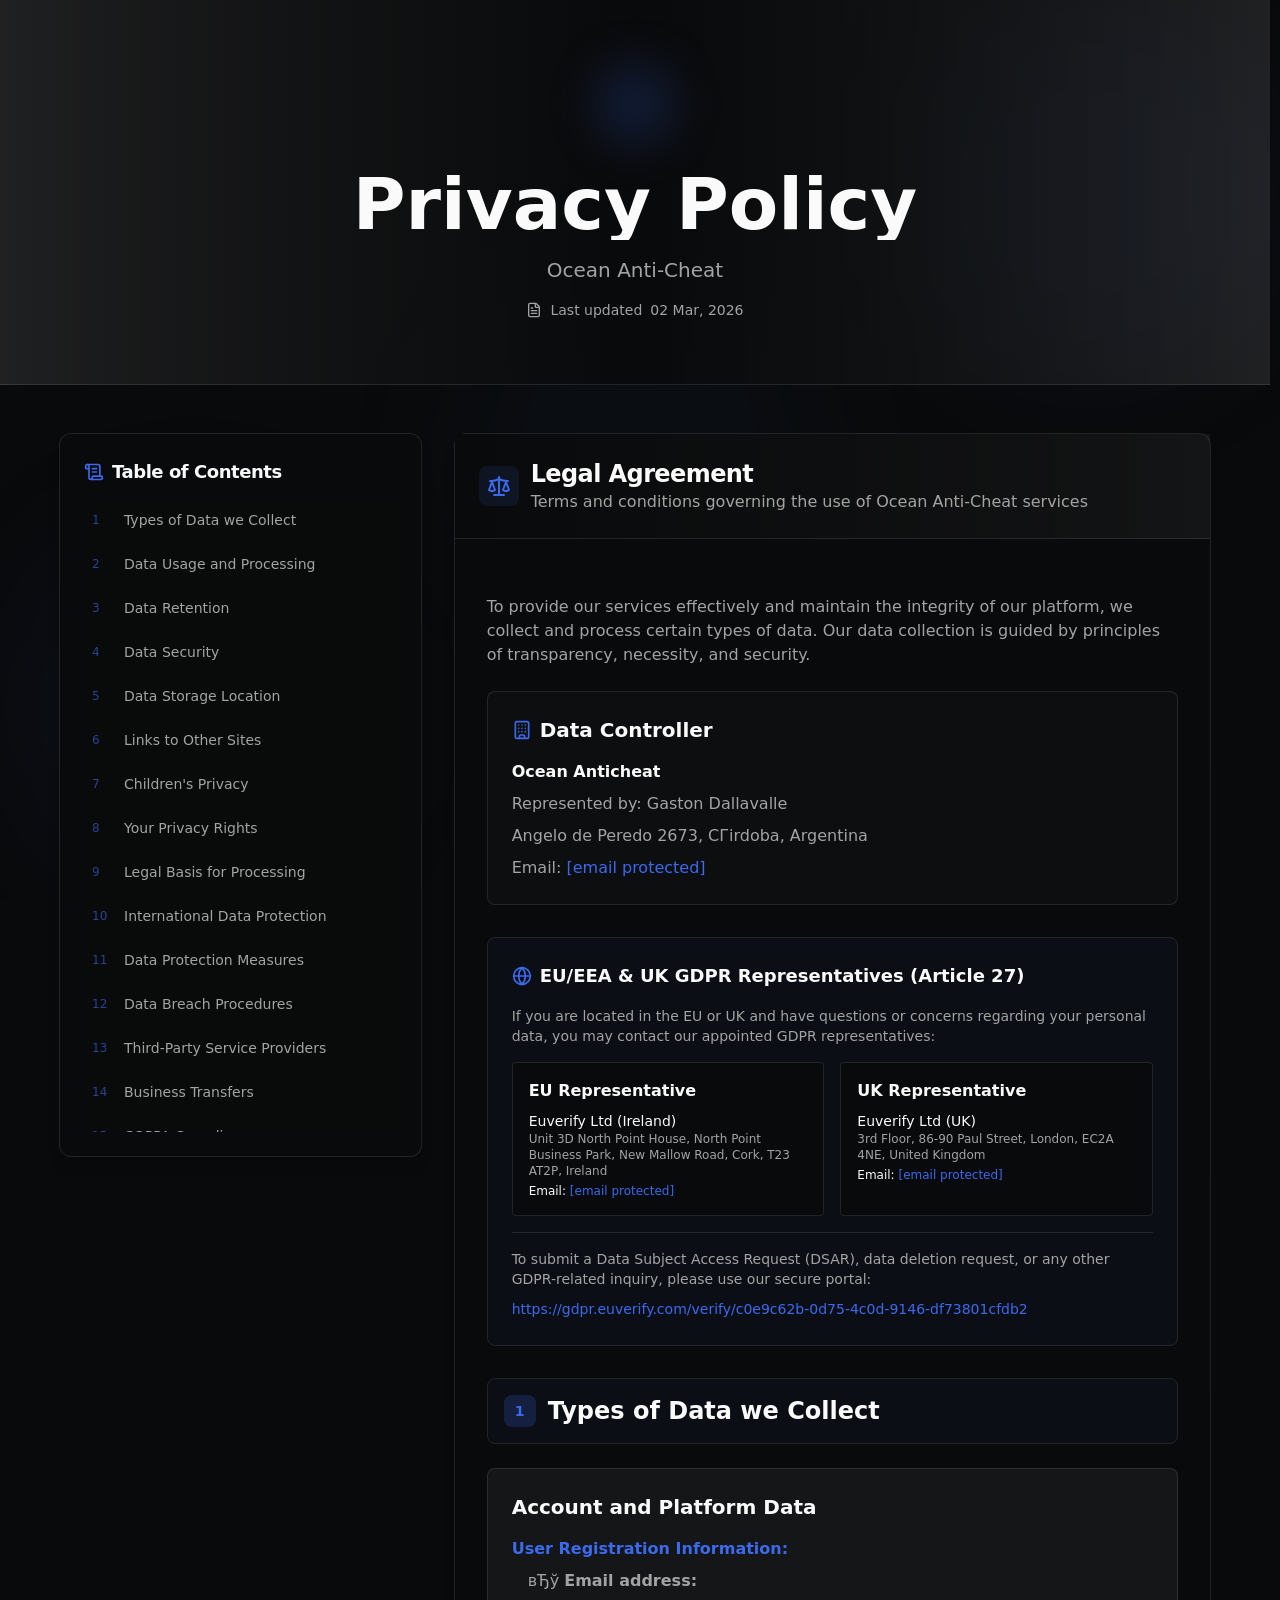
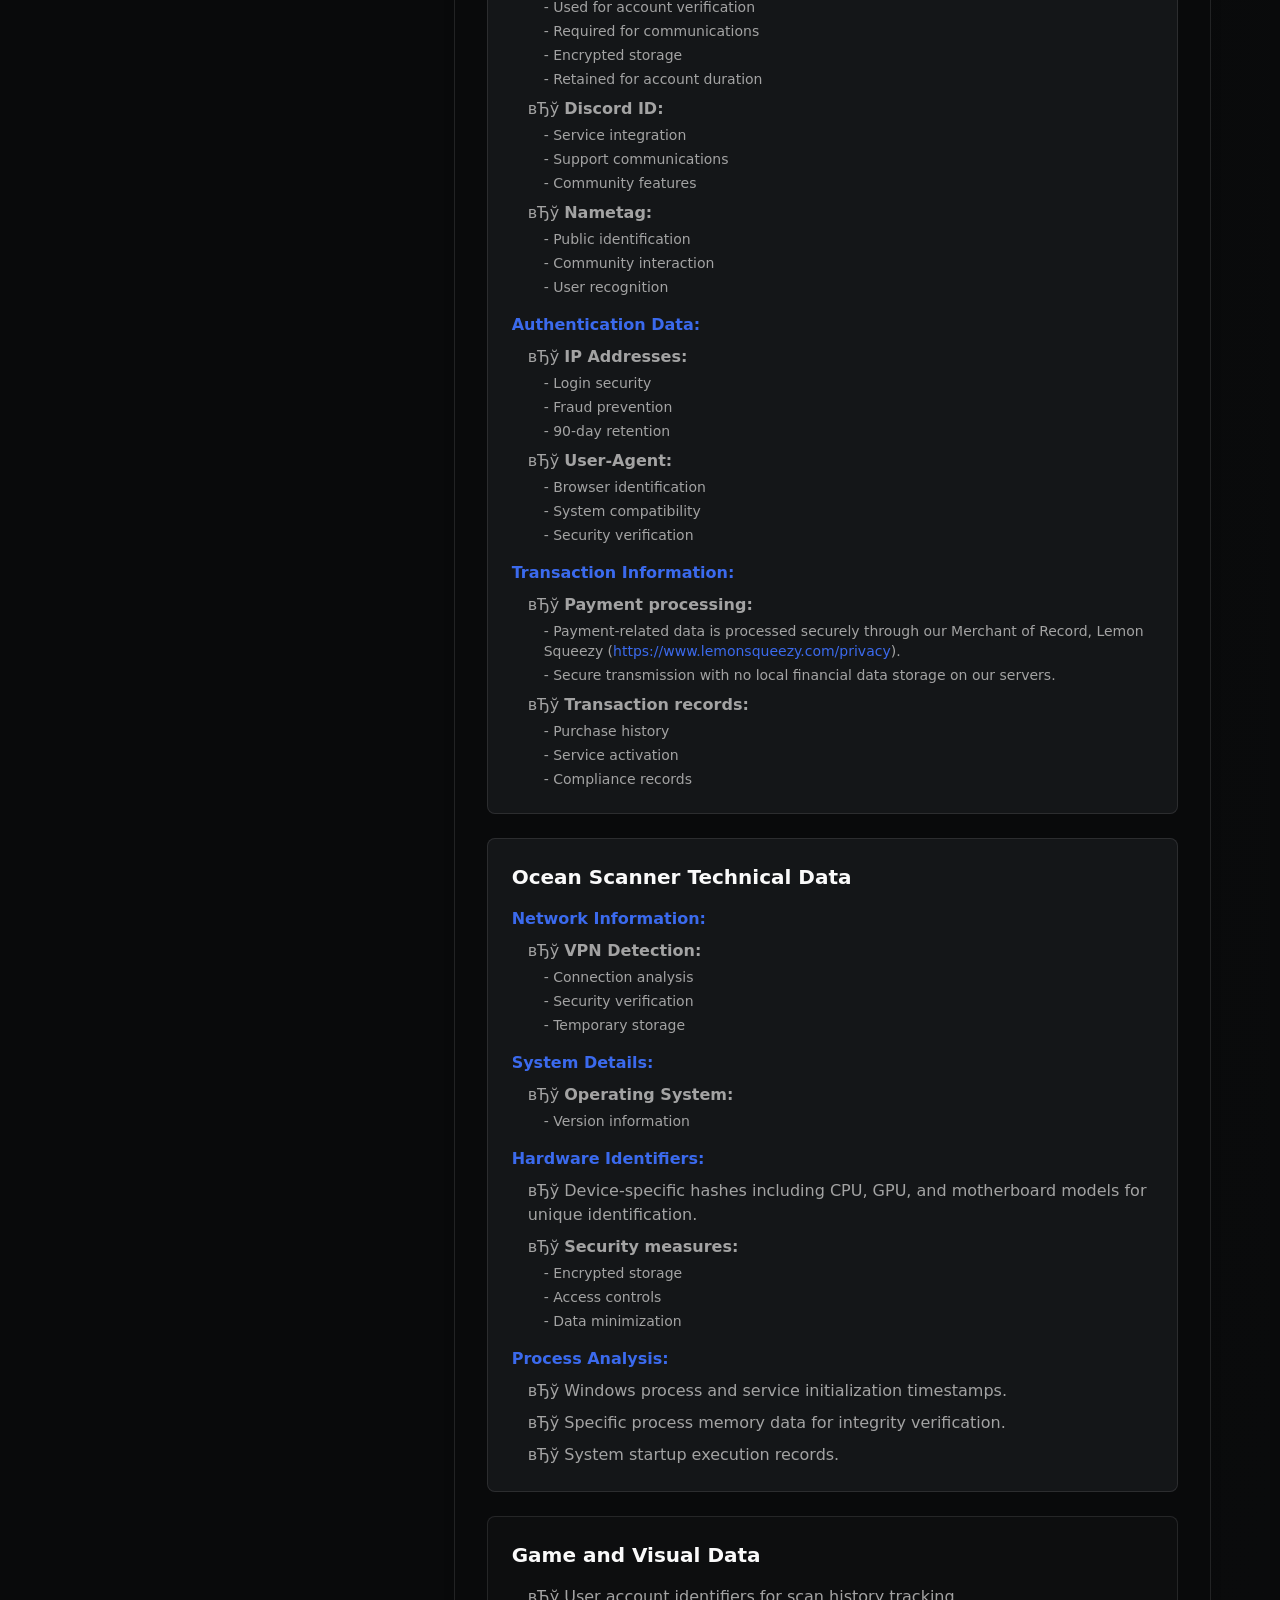
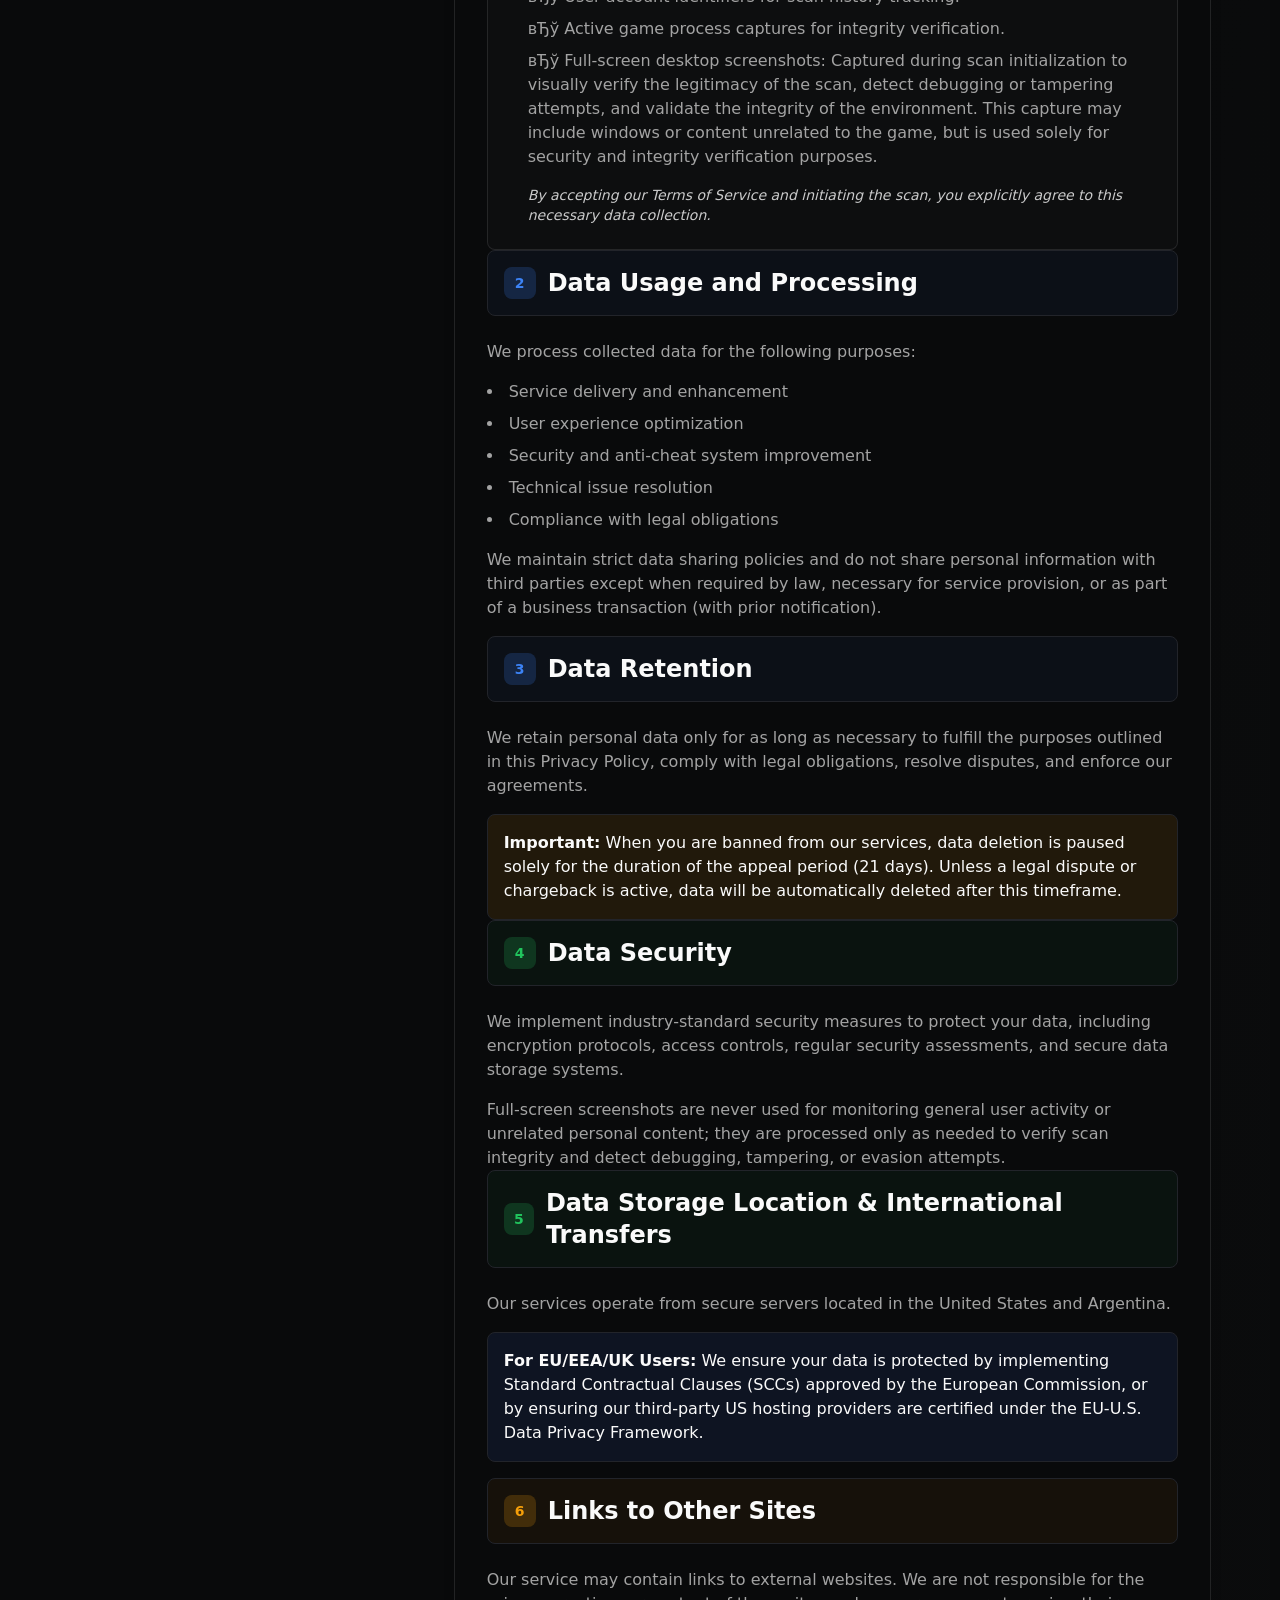
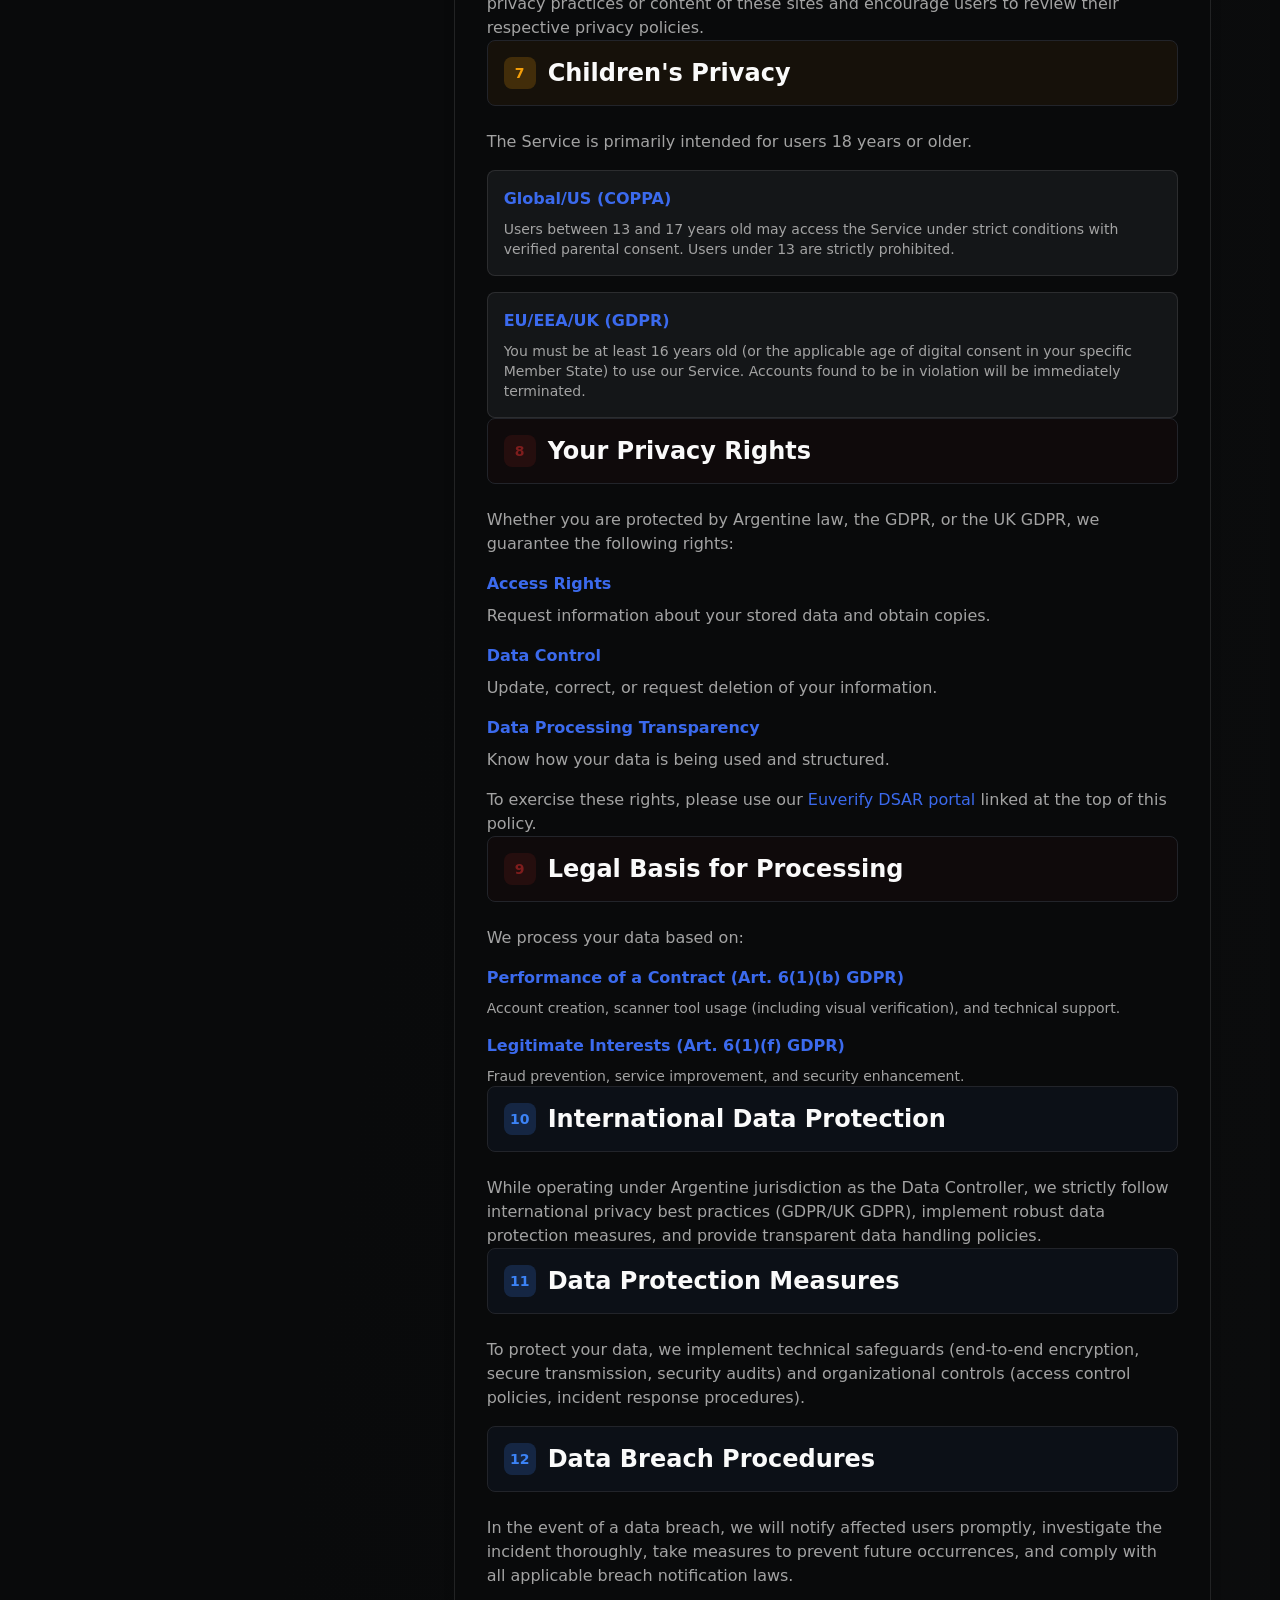
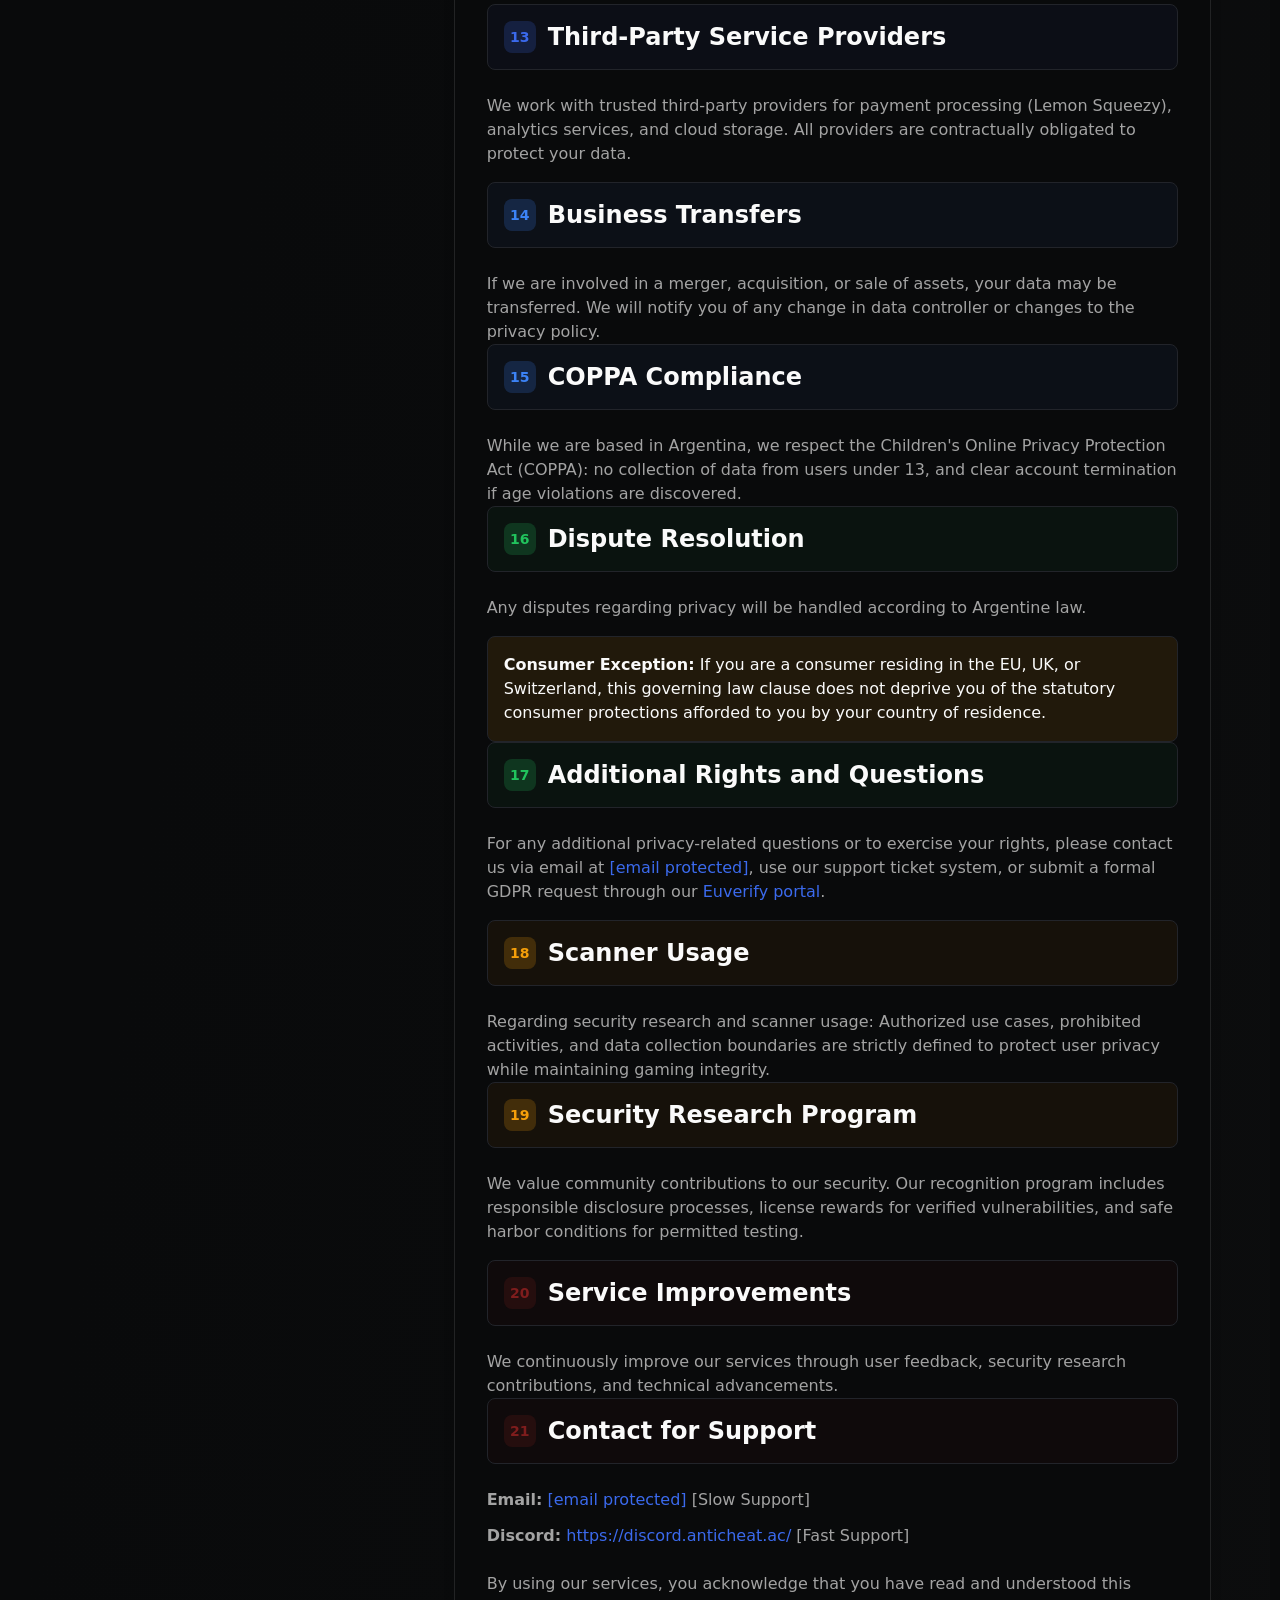
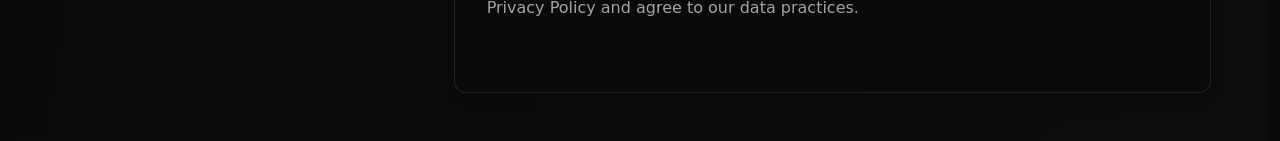
<file: privacy/index.html>
﻿<!DOCTYPE html><html style="color-scheme: dark;" lang="en" translate="no" class="notranslate dark"><head><meta charSet="utf-8"/><meta name="viewport" content="width=device-width, initial-scale=1, maximum-scale=5, viewport-fit=cover"/><link rel="stylesheet" href="/_next/static/chunks/0yee9rl2ed49n.css" data-precedence="next"/><link rel="stylesheet" href="/_next/static/chunks/0_pn-.otylr.d.css" data-precedence="next"/><meta name="next-size-adjust" content=""/><meta name="google" content="notranslate"/><meta name="theme-color" content="#ffffff" media="(prefers-color-scheme: light)"/><meta name="theme-color" content="#0a0a0a" media="(prefers-color-scheme: dark)"/><title>Privacy Policy | Ocean Anti-Cheat</title><meta name="description" content="Privacy Policy for Ocean Anti-Cheat. Learn how we collect, use, and protect your data. We are committed to GDPR compliance and user privacy."/><link rel="author" href="https://anticheat.ac"/><meta name="author" content="Ocean Anti-Cheat Team"/><link rel="manifest" href="/manifest.json"/><meta name="keywords" content="anti-cheat,screenshare tool,gaming security,cheat detection,FiveM anti-cheat,Minecraft screenshare,game server security,fair play,anti-hack,gaming integrity,esports security,screenshare software,cheat scanner,game moderation tool"/><meta name="creator" content="Ocean Anti-Cheat"/><meta name="publisher" content="Ocean Gaming Security"/><meta name="robots" content="index, follow"/><meta name="category" content="technology"/><meta name="classification" content="Gaming Security Software"/><link rel="canonical" href="https://anticheat.ac/privacy"/><meta name="format-detection" content="telephone=no, address=no, email=no"/><meta name="mobile-web-app-capable" content="yes"/><meta name="apple-mobile-web-app-title" content="Ocean Anti-Cheat"/><link href="/icons/apple-touch-icon.png" rel="apple-touch-startup-image"/><meta name="apple-mobile-web-app-status-bar-style" content="black-translucent"/><meta property="og:title" content="Privacy Policy - Ocean Anti-Cheat"/><meta property="og:description" content="Our commitment to protecting your privacy and data security."/><meta property="og:url" content="https://anticheat.ac/privacy"/><meta property="og:image" content="https://anticheat.ac/og-image.png"/><meta property="og:image:width" content="1200"/><meta property="og:image:height" content="630"/><meta property="og:image:alt" content="Ocean Anti-Cheat"/><meta property="og:type" content="website"/><meta name="twitter:card" content="summary_large_image"/><meta name="twitter:site" content="@oceananticheat"/><meta name="twitter:creator" content="@oceananticheat"/><meta name="twitter:title" content="Ocean Anti-Cheat - Professional Screenshare Tool"/><meta name="twitter:description" content="Professional anti-cheat and screenshare tool for gaming communities. Detect cheaters in 60 seconds with advanced forensic analysis. Trusted by 500+ servers worldwide."/><meta name="twitter:image" content="https://anticheat.ac/og-image.png"/><link rel="shortcut icon" href="/favicon.ico"/><link rel="icon" href="/favicon.ico" sizes="any"/><link rel="icon" href="/icons/icon-192x192.png" sizes="192x192" type="image/png"/><link rel="icon" href="/icons/icon-512x512_rounded.png" sizes="512x512" type="image/png"/><link rel="apple-touch-icon" href="/icons/apple-touch-icon.png" sizes="180x180" type="image/png"/><script id="organization-schema" type="application/ld+json">{"@context":"https://schema.org","@type":"Organization","@id":"https://anticheat.ac/#organization","name":"Ocean Anti-Cheat","url":"https://anticheat.ac","logo":{"@type":"ImageObject","url":"https://anticheat.ac/icons/icon-512x512_rounded.png","width":512,"height":512},"description":"Professional anti-cheat and screenshare tool for gaming communities. Detect cheaters in 60 seconds with advanced forensic analysis. Trusted by 500+ servers worldwide.","foundingDate":"2023","sameAs":["https://discord.anticheat.ac","https://www.youtube.com/@OceanScanner","https://www.tiktok.com/@oceanscanner","https://www.instagram.com/anticheatac/","https://github.com/Ocean-SS-Tool"],"contactPoint":{"@type":"ContactPoint","email":"contact@anticheat.ac","contactType":"customer support"}}</script><script id="website-schema" type="application/ld+json">{"@context":"https://schema.org","@type":"WebSite","@id":"https://anticheat.ac/#website","url":"https://anticheat.ac","name":"Ocean Anti-Cheat","description":"Professional anti-cheat and screenshare tool for gaming communities. Detect cheaters in 60 seconds with advanced forensic analysis. Trusted by 500+ servers worldwide.","publisher":{"@id":"https://anticheat.ac/#organization"},"potentialAction":{"@type":"SearchAction","target":{"@type":"EntryPoint","urlTemplate":"https://anticheat.ac/blog?q={search_term_string}"},"query-input":"required name=search_term_string"}}</script><script id="software-schema" type="application/ld+json">{"@context":"https://schema.org","@type":"SoftwareApplication","@id":"https://anticheat.ac/#software","name":"Ocean Anti-Cheat Scanner","description":"Professional screenshare and cheat detection tool for gaming communities. Scan suspects in 60 seconds with advanced forensic analysis.","applicationCategory":"SecurityApplication","operatingSystem":"Windows 7, Windows 8, Windows 10, Windows 11, Linux","offers":{"@type":"Offer","price":"0","priceCurrency":"USD","description":"Free tier available","availability":"https://schema.org/InStock"},"featureList":["Advanced cheat detection","60-second scan time","Military-grade encryption","Real-time threat detection","Custom detection rules","Multi-game support"],"screenshot":"https://anticheat.ac/home/dashboard.png","softwareVersion":"2.0","author":{"@id":"https://anticheat.ac/#organization"}}</script><meta name="sentry-trace" content="e57ecd1a69f84a04765f07f5e7dbe5f0-bc27e6efa97c5de5-0"/><meta name="baggage" content="sentry-environment=production,sentry-release=cfee69970c332b665319d160bc4758460f1b9733,sentry-public_key=4f899df9bed5473fee87dc1edca64569,sentry-trace_id=e57ecd1a69f84a04765f07f5e7dbe5f0,sentry-org_id=4510408919154688,sentry-sampled=false,sentry-sample_rand=0.8213811236248778,sentry-sample_rate=0"/><link rel=stylesheet href=/local-overrides.css></head><body class="geist_9c1fd2b9-module__We3PEq__variable geist_mono_c932d54b-module__LyTxPG__variable plus_jakarta_sans_7e9f5581-module__y56v-q__variable"><script id="local-dark-mode-lock">try{localStorage.setItem('theme','dark');document.documentElement.classList.remove('light');document.documentElement.classList.add('dark');document.documentElement.style.colorScheme='dark'}catch(e){}</script><div hidden=""><!--$--><!--/$--></div><a href="#main-content" class="sr-only focus:not-sr-only focus:fixed focus:top-4 focus:left-4 focus:z-9999 focus:rounded-md focus:bg-background focus:px-4 focus:py-2 focus:text-sm focus:font-medium focus:text-foreground focus:ring-2 focus:ring-brand/20 focus:ring-offset-2 focus:outline-none">Skip to main content</a><!--$--><!--$--><!--/$--><!--/$--><div id="main-content" tabindex="-1" class="min-h-screen bg-background"><div class="jsx-ed71a6c245293e72 min-h-screen bg-gradient-to-br from-background via-background to-secondary/10"><div class="jsx-ed71a6c245293e72 fixed inset-0 overflow-hidden pointer-events-none"><div class="jsx-ed71a6c245293e72 absolute top-0 right-0 h-96 w-96 bg-brand/5 rounded-full blur-3xl"></div><div class="jsx-ed71a6c245293e72 absolute bottom-0 left-0 h-96 w-96 bg-brand/5 rounded-full blur-3xl"></div><div class="jsx-ed71a6c245293e72 absolute top-1/2 left-1/2 transform -translate-x-1/2 -translate-y-1/2 h-96 w-96 bg-info/3 rounded-full blur-3xl"></div></div><div class="relative z-10 bg-gradient-to-r from-primary/10 via-background to-primary/10 border-b border-border/50"><div class="jsx-ed71a6c245293e72 container mx-auto px-4 py-16"><div class="jsx-ed71a6c245293e72 max-w-4xl mx-auto text-center"><div class="mb-6 relative h-20 w-20 mx-auto"><div class="jsx-ed71a6c245293e72 absolute inset-0 bg-brand/20 rounded-full blur-xl -z-10"></div></div><div class="space-y-4" style="opacity:1;transform:none"><h1 class="jsx-ed71a6c245293e72 text-6xl md:text-7xl font-bold bg-gradient-to-r from-foreground via-primary to-foreground bg-clip-text text-transparent">Privacy Policy</h1><p class="jsx-ed71a6c245293e72 text-xl text-muted-foreground max-w-2xl mx-auto">Ocean Anti-Cheat</p><div class="jsx-ed71a6c245293e72 flex items-center justify-center gap-2 text-sm text-muted-foreground"><svg xmlns="http://www.w3.org/2000/svg" width="24" height="24" viewBox="0 0 24 24" fill="none" stroke="currentColor" stroke-width="2" stroke-linecap="round" stroke-linejoin="round" class="lucide lucide-file-text h-4 w-4" aria-hidden="true"><path d="M6 22a2 2 0 0 1-2-2V4a2 2 0 0 1 2-2h8a2.4 2.4 0 0 1 1.704.706l3.588 3.588A2.4 2.4 0 0 1 20 8v12a2 2 0 0 1-2 2z"></path><path d="M14 2v5a1 1 0 0 0 1 1h5"></path><path d="M10 9H8"></path><path d="M16 13H8"></path><path d="M16 17H8"></path></svg><span class="jsx-ed71a6c245293e72 font-medium">Last updated</span><span class="jsx-ed71a6c245293e72">02 Mar, 2026</span></div></div></div></div></div><div class="jsx-ed71a6c245293e72 container mx-auto px-4 py-12 relative z-10"><div class="jsx-ed71a6c245293e72 max-w-6xl mx-auto"><div class="grid grid-cols-1 lg:grid-cols-12 gap-8"><div class="jsx-ed71a6c245293e72 lg:col-span-4"><div class="rounded-xl border text-card-foreground transition-all duration-200 hover:shadow-md sticky top-24 border-border/50 bg-background shadow-lg"><div class="flex flex-col space-y-1.5 p-6 pb-4"><h3 class="font-semibold tracking-tight flex items-center gap-2 text-lg"><svg xmlns="http://www.w3.org/2000/svg" width="24" height="24" viewBox="0 0 24 24" fill="none" stroke="currentColor" stroke-width="2" stroke-linecap="round" stroke-linejoin="round" class="lucide lucide-scroll-text h-5 w-5 text-brand" aria-hidden="true"><path d="M15 12h-5"></path><path d="M15 8h-5"></path><path d="M19 17V5a2 2 0 0 0-2-2H4"></path><path d="M8 21h12a2 2 0 0 0 2-2v-1a1 1 0 0 0-1-1H11a1 1 0 0 0-1 1v1a2 2 0 1 1-4 0V5a2 2 0 1 0-4 0v2a1 1 0 0 0 1 1h3"></path></svg>Table of Contents</h3></div><div class="p-6 pt-0"><nav class="jsx-ed71a6c245293e72 space-y-2 max-h-[70vh] overflow-y-auto scrollbar-thin scrollbar-thumb-border scrollbar-track-transparent"><ol class="jsx-ed71a6c245293e72 space-y-2 text-sm"><li class="jsx-ed71a6c245293e72"><a href="#section1" class="jsx-ed71a6c245293e72 group flex items-center gap-2 p-2 rounded-lg text-muted-foreground hover:text-foreground hover:bg-brand/10 transition-all duration-200"><span class="jsx-ed71a6c245293e72 text-xs font-medium text-brand/60 w-6">1</span><span class="jsx-ed71a6c245293e72 text-sm group-hover:text-brand transition-colors">Types of Data we Collect</span></a></li><li class="jsx-ed71a6c245293e72"><a href="#section2" class="jsx-ed71a6c245293e72 group flex items-center gap-2 p-2 rounded-lg text-muted-foreground hover:text-foreground hover:bg-brand/10 transition-all duration-200"><span class="jsx-ed71a6c245293e72 text-xs font-medium text-brand/60 w-6">2</span><span class="jsx-ed71a6c245293e72 text-sm group-hover:text-brand transition-colors">Data Usage and Processing</span></a></li><li class="jsx-ed71a6c245293e72"><a href="#section3" class="jsx-ed71a6c245293e72 group flex items-center gap-2 p-2 rounded-lg text-muted-foreground hover:text-foreground hover:bg-brand/10 transition-all duration-200"><span class="jsx-ed71a6c245293e72 text-xs font-medium text-brand/60 w-6">3</span><span class="jsx-ed71a6c245293e72 text-sm group-hover:text-brand transition-colors">Data Retention</span></a></li><li class="jsx-ed71a6c245293e72"><a href="#section4" class="jsx-ed71a6c245293e72 group flex items-center gap-2 p-2 rounded-lg text-muted-foreground hover:text-foreground hover:bg-brand/10 transition-all duration-200"><span class="jsx-ed71a6c245293e72 text-xs font-medium text-brand/60 w-6">4</span><span class="jsx-ed71a6c245293e72 text-sm group-hover:text-brand transition-colors">Data Security</span></a></li><li class="jsx-ed71a6c245293e72"><a href="#section5" class="jsx-ed71a6c245293e72 group flex items-center gap-2 p-2 rounded-lg text-muted-foreground hover:text-foreground hover:bg-brand/10 transition-all duration-200"><span class="jsx-ed71a6c245293e72 text-xs font-medium text-brand/60 w-6">5</span><span class="jsx-ed71a6c245293e72 text-sm group-hover:text-brand transition-colors">Data Storage Location</span></a></li><li class="jsx-ed71a6c245293e72"><a href="#section6" class="jsx-ed71a6c245293e72 group flex items-center gap-2 p-2 rounded-lg text-muted-foreground hover:text-foreground hover:bg-brand/10 transition-all duration-200"><span class="jsx-ed71a6c245293e72 text-xs font-medium text-brand/60 w-6">6</span><span class="jsx-ed71a6c245293e72 text-sm group-hover:text-brand transition-colors">Links to Other Sites</span></a></li><li class="jsx-ed71a6c245293e72"><a href="#section7" class="jsx-ed71a6c245293e72 group flex items-center gap-2 p-2 rounded-lg text-muted-foreground hover:text-foreground hover:bg-brand/10 transition-all duration-200"><span class="jsx-ed71a6c245293e72 text-xs font-medium text-brand/60 w-6">7</span><span class="jsx-ed71a6c245293e72 text-sm group-hover:text-brand transition-colors">Children&#x27;s Privacy</span></a></li><li class="jsx-ed71a6c245293e72"><a href="#section8" class="jsx-ed71a6c245293e72 group flex items-center gap-2 p-2 rounded-lg text-muted-foreground hover:text-foreground hover:bg-brand/10 transition-all duration-200"><span class="jsx-ed71a6c245293e72 text-xs font-medium text-brand/60 w-6">8</span><span class="jsx-ed71a6c245293e72 text-sm group-hover:text-brand transition-colors">Your Privacy Rights</span></a></li><li class="jsx-ed71a6c245293e72"><a href="#section9" class="jsx-ed71a6c245293e72 group flex items-center gap-2 p-2 rounded-lg text-muted-foreground hover:text-foreground hover:bg-brand/10 transition-all duration-200"><span class="jsx-ed71a6c245293e72 text-xs font-medium text-brand/60 w-6">9</span><span class="jsx-ed71a6c245293e72 text-sm group-hover:text-brand transition-colors">Legal Basis for Processing</span></a></li><li class="jsx-ed71a6c245293e72"><a href="#section10" class="jsx-ed71a6c245293e72 group flex items-center gap-2 p-2 rounded-lg text-muted-foreground hover:text-foreground hover:bg-brand/10 transition-all duration-200"><span class="jsx-ed71a6c245293e72 text-xs font-medium text-brand/60 w-6">10</span><span class="jsx-ed71a6c245293e72 text-sm group-hover:text-brand transition-colors">International Data Protection</span></a></li><li class="jsx-ed71a6c245293e72"><a href="#section11" class="jsx-ed71a6c245293e72 group flex items-center gap-2 p-2 rounded-lg text-muted-foreground hover:text-foreground hover:bg-brand/10 transition-all duration-200"><span class="jsx-ed71a6c245293e72 text-xs font-medium text-brand/60 w-6">11</span><span class="jsx-ed71a6c245293e72 text-sm group-hover:text-brand transition-colors">Data Protection Measures</span></a></li><li class="jsx-ed71a6c245293e72"><a href="#section12" class="jsx-ed71a6c245293e72 group flex items-center gap-2 p-2 rounded-lg text-muted-foreground hover:text-foreground hover:bg-brand/10 transition-all duration-200"><span class="jsx-ed71a6c245293e72 text-xs font-medium text-brand/60 w-6">12</span><span class="jsx-ed71a6c245293e72 text-sm group-hover:text-brand transition-colors">Data Breach Procedures</span></a></li><li class="jsx-ed71a6c245293e72"><a href="#section13" class="jsx-ed71a6c245293e72 group flex items-center gap-2 p-2 rounded-lg text-muted-foreground hover:text-foreground hover:bg-brand/10 transition-all duration-200"><span class="jsx-ed71a6c245293e72 text-xs font-medium text-brand/60 w-6">13</span><span class="jsx-ed71a6c245293e72 text-sm group-hover:text-brand transition-colors">Third-Party Service Providers</span></a></li><li class="jsx-ed71a6c245293e72"><a href="#section14" class="jsx-ed71a6c245293e72 group flex items-center gap-2 p-2 rounded-lg text-muted-foreground hover:text-foreground hover:bg-brand/10 transition-all duration-200"><span class="jsx-ed71a6c245293e72 text-xs font-medium text-brand/60 w-6">14</span><span class="jsx-ed71a6c245293e72 text-sm group-hover:text-brand transition-colors">Business Transfers</span></a></li><li class="jsx-ed71a6c245293e72"><a href="#section15" class="jsx-ed71a6c245293e72 group flex items-center gap-2 p-2 rounded-lg text-muted-foreground hover:text-foreground hover:bg-brand/10 transition-all duration-200"><span class="jsx-ed71a6c245293e72 text-xs font-medium text-brand/60 w-6">15</span><span class="jsx-ed71a6c245293e72 text-sm group-hover:text-brand transition-colors">COPPA Compliance</span></a></li><li class="jsx-ed71a6c245293e72"><a href="#section16" class="jsx-ed71a6c245293e72 group flex items-center gap-2 p-2 rounded-lg text-muted-foreground hover:text-foreground hover:bg-brand/10 transition-all duration-200"><span class="jsx-ed71a6c245293e72 text-xs font-medium text-brand/60 w-6">16</span><span class="jsx-ed71a6c245293e72 text-sm group-hover:text-brand transition-colors">Dispute Resolution</span></a></li><li class="jsx-ed71a6c245293e72"><a href="#section17" class="jsx-ed71a6c245293e72 group flex items-center gap-2 p-2 rounded-lg text-muted-foreground hover:text-foreground hover:bg-brand/10 transition-all duration-200"><span class="jsx-ed71a6c245293e72 text-xs font-medium text-brand/60 w-6">17</span><span class="jsx-ed71a6c245293e72 text-sm group-hover:text-brand transition-colors">Additional Rights and Questions</span></a></li><li class="jsx-ed71a6c245293e72"><a href="#section18" class="jsx-ed71a6c245293e72 group flex items-center gap-2 p-2 rounded-lg text-muted-foreground hover:text-foreground hover:bg-brand/10 transition-all duration-200"><span class="jsx-ed71a6c245293e72 text-xs font-medium text-brand/60 w-6">18</span><span class="jsx-ed71a6c245293e72 text-sm group-hover:text-brand transition-colors">Scanner Usage</span></a></li><li class="jsx-ed71a6c245293e72"><a href="#section19" class="jsx-ed71a6c245293e72 group flex items-center gap-2 p-2 rounded-lg text-muted-foreground hover:text-foreground hover:bg-brand/10 transition-all duration-200"><span class="jsx-ed71a6c245293e72 text-xs font-medium text-brand/60 w-6">19</span><span class="jsx-ed71a6c245293e72 text-sm group-hover:text-brand transition-colors">Security Research Program</span></a></li><li class="jsx-ed71a6c245293e72"><a href="#section20" class="jsx-ed71a6c245293e72 group flex items-center gap-2 p-2 rounded-lg text-muted-foreground hover:text-foreground hover:bg-brand/10 transition-all duration-200"><span class="jsx-ed71a6c245293e72 text-xs font-medium text-brand/60 w-6">20</span><span class="jsx-ed71a6c245293e72 text-sm group-hover:text-brand transition-colors">Service Improvements</span></a></li><li class="jsx-ed71a6c245293e72"><a href="#section21" class="jsx-ed71a6c245293e72 group flex items-center gap-2 p-2 rounded-lg text-muted-foreground hover:text-foreground hover:bg-brand/10 transition-all duration-200"><span class="jsx-ed71a6c245293e72 text-xs font-medium text-brand/60 w-6">21</span><span class="jsx-ed71a6c245293e72 text-sm group-hover:text-brand transition-colors">Contact for Support</span></a></li></ol></nav></div></div></div><div class="jsx-ed71a6c245293e72 lg:col-span-8"><div class="rounded-xl border text-card-foreground transition-all duration-200 hover:shadow-md border-border/50 bg-background shadow-lg"><div class="flex flex-col space-y-1.5 p-6 border-b border-border/50 bg-gradient-to-r from-background to-primary/5"><div class="jsx-ed71a6c245293e72 flex items-center gap-3"><div class="jsx-ed71a6c245293e72 p-2 rounded-lg bg-brand/10"><svg xmlns="http://www.w3.org/2000/svg" width="24" height="24" viewBox="0 0 24 24" fill="none" stroke="currentColor" stroke-width="2" stroke-linecap="round" stroke-linejoin="round" class="lucide lucide-scale h-6 w-6 text-brand" aria-hidden="true"><path d="M12 3v18"></path><path d="m19 8 3 8a5 5 0 0 1-6 0zV7"></path><path d="M3 7h1a17 17 0 0 0 8-2 17 17 0 0 0 8 2h1"></path><path d="m5 8 3 8a5 5 0 0 1-6 0zV7"></path><path d="M7 21h10"></path></svg></div><div class="jsx-ed71a6c245293e72"><h3 class="font-semibold tracking-tight text-2xl">Legal Agreement</h3><p class="text-muted-foreground text-base">Terms and conditions governing the use of Ocean Anti-Cheat services</p></div></div></div><div class="p-8 prose prose-slate dark:prose-invert max-w-none prose-lg prose-headings:font-semibold prose-headings:text-foreground prose-p:text-muted-foreground prose-li:text-muted-foreground prose-a:text-brand hover:prose-a:text-brand/80"><p class="jsx-ed71a6c245293e72 text-muted-foreground my-6">To provide our services effectively and maintain the integrity of our platform, we collect and process certain types of data. Our data collection is guided by principles of transparency, necessity, and security.</p><div class="jsx-ed71a6c245293e72 bg-muted/20 rounded-lg p-6 border border-border/30 mb-8 not-prose"><h3 class="jsx-ed71a6c245293e72 text-xl font-semibold text-foreground mb-4 flex items-center gap-2"><svg xmlns="http://www.w3.org/2000/svg" width="24" height="24" viewBox="0 0 24 24" fill="none" stroke="currentColor" stroke-width="2" stroke-linecap="round" stroke-linejoin="round" class="lucide lucide-building h-5 w-5 text-brand" aria-hidden="true"><path d="M12 10h.01"></path><path d="M12 14h.01"></path><path d="M12 6h.01"></path><path d="M16 10h.01"></path><path d="M16 14h.01"></path><path d="M16 6h.01"></path><path d="M8 10h.01"></path><path d="M8 14h.01"></path><path d="M8 6h.01"></path><path d="M9 22v-3a1 1 0 0 1 1-1h4a1 1 0 0 1 1 1v3"></path><rect x="4" y="2" width="16" height="20" rx="2"></rect></svg>Data Controller</h3><div class="jsx-ed71a6c245293e72 space-y-2 text-muted-foreground"><p class="jsx-ed71a6c245293e72 font-semibold text-foreground">Ocean Anticheat</p><p class="jsx-ed71a6c245293e72">Represented by: Gaston Dallavalle</p><p class="jsx-ed71a6c245293e72">Angelo de Peredo 2673, CГіrdoba, Argentina</p><p class="jsx-ed71a6c245293e72">Email: <a href="/cdn-cgi/l/email-protection#e98a86879d888a9da988879d808a818c889dc7888a" class="jsx-ed71a6c245293e72 text-brand hover:underline"><span class="__cf_email__" data-cfemail="395a56574d585a4d7958574d505a515c584d17585a">[email&#160;protected]</span></a></p></div></div><div class="jsx-ed71a6c245293e72 bg-brand/5 border border-brand/20 rounded-lg p-6 mb-8 not-prose"><h3 class="jsx-ed71a6c245293e72 text-lg font-semibold text-foreground mb-4 flex items-center gap-2"><svg xmlns="http://www.w3.org/2000/svg" width="24" height="24" viewBox="0 0 24 24" fill="none" stroke="currentColor" stroke-width="2" stroke-linecap="round" stroke-linejoin="round" class="lucide lucide-globe h-5 w-5 text-brand" aria-hidden="true"><circle cx="12" cy="12" r="10"></circle><path d="M12 2a14.5 14.5 0 0 0 0 20 14.5 14.5 0 0 0 0-20"></path><path d="M2 12h20"></path></svg>EU/EEA &amp; UK GDPR Representatives (Article 27)</h3><p class="jsx-ed71a6c245293e72 text-sm text-muted-foreground mb-4">If you are located in the EU or UK and have questions or concerns regarding your personal data, you may contact our appointed GDPR representatives:</p><div class="jsx-ed71a6c245293e72 grid grid-cols-1 md:grid-cols-2 gap-4"><div class="jsx-ed71a6c245293e72 bg-background/50 p-4 rounded border border-border"><h4 class="jsx-ed71a6c245293e72 font-semibold text-foreground mb-2">EU Representative</h4><p class="jsx-ed71a6c245293e72 text-sm font-medium">Euverify Ltd (Ireland)</p><p class="jsx-ed71a6c245293e72 text-xs text-muted-foreground">Unit 3D North Point House, North Point Business Park, New Mallow Road, Cork, T23 AT2P, Ireland</p><p class="jsx-ed71a6c245293e72 text-xs mt-1">Email: <a href="/cdn-cgi/l/email-protection#7f181b0f0d3f1a0a091a0d161906511c1012" class="jsx-ed71a6c245293e72 text-brand hover:underline"><span class="__cf_email__" data-cfemail="0a6d6e7a784a6f7f7c6f78636c7324696567">[email&#160;protected]</span></a></p></div><div class="jsx-ed71a6c245293e72 bg-background/50 p-4 rounded border border-border"><h4 class="jsx-ed71a6c245293e72 font-semibold text-foreground mb-2">UK Representative</h4><p class="jsx-ed71a6c245293e72 text-sm font-medium">Euverify Ltd (UK)</p><p class="jsx-ed71a6c245293e72 text-xs text-muted-foreground">3rd Floor, 86-90 Paul Street, London, EC2A 4NE, United Kingdom</p><p class="jsx-ed71a6c245293e72 text-xs mt-1">Email: <a href="/cdn-cgi/l/email-protection#ff989b8f8dbf9a8a899a8d969986d19c9092" class="jsx-ed71a6c245293e72 text-brand hover:underline"><span class="__cf_email__" data-cfemail="83e4e7f3f1c3e6f6f5e6f1eae5faade0ecee">[email&#160;protected]</span></a></p></div></div><div class="jsx-ed71a6c245293e72 mt-4 pt-4 border-t border-border"><p class="jsx-ed71a6c245293e72 text-sm text-muted-foreground mb-2">To submit a Data Subject Access Request (DSAR), data deletion request, or any other GDPR-related inquiry, please use our secure portal:</p><a href="https://gdpr.euverify.com/verify/c0e9c62b-0d75-4c0d-9146-df73801cfdb2" target="_blank" rel="noopener noreferrer" class="jsx-ed71a6c245293e72 text-sm text-brand hover:underline break-all">https://gdpr.euverify.com/verify/c0e9c62b-0d75-4c0d-9146-df73801cfdb2</a></div></div><section id="section1" class="jsx-ed71a6c245293e72 scroll-mt-24"><div class="jsx-ed71a6c245293e72 flex items-center gap-3 mb-6 p-4 rounded-lg bg-brand/5 border border-brand/20"><div class="jsx-ed71a6c245293e72 flex h-8 w-8 items-center justify-center rounded-lg bg-brand/20 text-brand font-bold text-sm">1</div><h2 class="jsx-ed71a6c245293e72 text-2xl font-semibold text-foreground">Types of Data we Collect</h2></div><div class="jsx-ed71a6c245293e72 space-y-6"><div class="jsx-ed71a6c245293e72 bg-muted/50 rounded-lg p-6 border border-border"><h3 class="jsx-ed71a6c245293e72 text-xl font-semibold text-foreground mb-4">Account and Platform Data</h3><div class="jsx-ed71a6c245293e72 space-y-4"><div class="jsx-ed71a6c245293e72"><h4 class="jsx-ed71a6c245293e72 text-brand font-semibold mb-2">User Registration Information:</h4><div class="jsx-ed71a6c245293e72 ml-4 space-y-2 text-muted-foreground"><div class="jsx-ed71a6c245293e72">вЂў <strong class="jsx-ed71a6c245293e72">Email address:</strong><div class="jsx-ed71a6c245293e72 ml-4 mt-1 space-y-1 text-sm"><div class="jsx-ed71a6c245293e72">- Used for account verification</div><div class="jsx-ed71a6c245293e72">- Required for communications</div><div class="jsx-ed71a6c245293e72">- Encrypted storage</div><div class="jsx-ed71a6c245293e72">- Retained for account duration</div></div></div><div class="jsx-ed71a6c245293e72">вЂў <strong class="jsx-ed71a6c245293e72">Discord ID:</strong><div class="jsx-ed71a6c245293e72 ml-4 mt-1 space-y-1 text-sm"><div class="jsx-ed71a6c245293e72">- Service integration</div><div class="jsx-ed71a6c245293e72">- Support communications</div><div class="jsx-ed71a6c245293e72">- Community features</div></div></div><div class="jsx-ed71a6c245293e72">вЂў <strong class="jsx-ed71a6c245293e72">Nametag:</strong><div class="jsx-ed71a6c245293e72 ml-4 mt-1 space-y-1 text-sm"><div class="jsx-ed71a6c245293e72">- Public identification</div><div class="jsx-ed71a6c245293e72">- Community interaction</div><div class="jsx-ed71a6c245293e72">- User recognition</div></div></div></div></div><div class="jsx-ed71a6c245293e72"><h4 class="jsx-ed71a6c245293e72 text-brand font-semibold mb-2">Authentication Data:</h4><div class="jsx-ed71a6c245293e72 ml-4 space-y-2 text-muted-foreground"><div class="jsx-ed71a6c245293e72">вЂў <strong class="jsx-ed71a6c245293e72">IP Addresses:</strong><div class="jsx-ed71a6c245293e72 ml-4 mt-1 space-y-1 text-sm"><div class="jsx-ed71a6c245293e72">- Login security</div><div class="jsx-ed71a6c245293e72">- Fraud prevention</div><div class="jsx-ed71a6c245293e72">- 90-day retention</div></div></div><div class="jsx-ed71a6c245293e72">вЂў <strong class="jsx-ed71a6c245293e72">User-Agent:</strong><div class="jsx-ed71a6c245293e72 ml-4 mt-1 space-y-1 text-sm"><div class="jsx-ed71a6c245293e72">- Browser identification</div><div class="jsx-ed71a6c245293e72">- System compatibility</div><div class="jsx-ed71a6c245293e72">- Security verification</div></div></div></div></div><div class="jsx-ed71a6c245293e72"><h4 class="jsx-ed71a6c245293e72 text-brand font-semibold mb-2">Transaction Information:</h4><div class="jsx-ed71a6c245293e72 ml-4 space-y-2 text-muted-foreground"><div class="jsx-ed71a6c245293e72">вЂў <strong class="jsx-ed71a6c245293e72">Payment processing:</strong><div class="jsx-ed71a6c245293e72 ml-4 mt-1 space-y-1 text-sm"><div class="jsx-ed71a6c245293e72">- Payment-related data is processed securely through our Merchant of Record, Lemon Squeezy (<a href="https://www.lemonsqueezy.com/privacy" class="jsx-ed71a6c245293e72 text-brand hover:underline">https://www.lemonsqueezy.com/privacy</a>).</div><div class="jsx-ed71a6c245293e72">- Secure transmission with no local financial data storage on our servers.</div></div></div><div class="jsx-ed71a6c245293e72">вЂў <strong class="jsx-ed71a6c245293e72">Transaction records:</strong><div class="jsx-ed71a6c245293e72 ml-4 mt-1 space-y-1 text-sm"><div class="jsx-ed71a6c245293e72">- Purchase history</div><div class="jsx-ed71a6c245293e72">- Service activation</div><div class="jsx-ed71a6c245293e72">- Compliance records</div></div></div></div></div></div></div><div class="jsx-ed71a6c245293e72 bg-muted/50 rounded-lg p-6 border border-border"><h3 class="jsx-ed71a6c245293e72 text-xl font-semibold text-foreground mb-4">Ocean Scanner Technical Data</h3><div class="jsx-ed71a6c245293e72 space-y-4"><div class="jsx-ed71a6c245293e72"><h4 class="jsx-ed71a6c245293e72 text-brand font-semibold mb-2">Network Information:</h4><div class="jsx-ed71a6c245293e72 ml-4 space-y-2 text-muted-foreground"><div class="jsx-ed71a6c245293e72">вЂў <strong class="jsx-ed71a6c245293e72">VPN Detection:</strong><div class="jsx-ed71a6c245293e72 ml-4 mt-1 space-y-1 text-sm"><div class="jsx-ed71a6c245293e72">- Connection analysis</div><div class="jsx-ed71a6c245293e72">- Security verification</div><div class="jsx-ed71a6c245293e72">- Temporary storage</div></div></div></div></div><div class="jsx-ed71a6c245293e72"><h4 class="jsx-ed71a6c245293e72 text-brand font-semibold mb-2">System Details:</h4><div class="jsx-ed71a6c245293e72 ml-4 space-y-2 text-muted-foreground"><div class="jsx-ed71a6c245293e72">вЂў <strong class="jsx-ed71a6c245293e72">Operating System:</strong><div class="jsx-ed71a6c245293e72 ml-4 mt-1 space-y-1 text-sm"><div class="jsx-ed71a6c245293e72">- Version information</div></div></div></div></div><div class="jsx-ed71a6c245293e72"><h4 class="jsx-ed71a6c245293e72 text-brand font-semibold mb-2">Hardware Identifiers:</h4><div class="jsx-ed71a6c245293e72 ml-4 space-y-2 text-muted-foreground"><div class="jsx-ed71a6c245293e72">вЂў Device-specific hashes including CPU, GPU, and motherboard models for unique identification.</div><div class="jsx-ed71a6c245293e72">вЂў <strong class="jsx-ed71a6c245293e72">Security measures:</strong><div class="jsx-ed71a6c245293e72 ml-4 mt-1 space-y-1 text-sm"><div class="jsx-ed71a6c245293e72">- Encrypted storage</div><div class="jsx-ed71a6c245293e72">- Access controls</div><div class="jsx-ed71a6c245293e72">- Data minimization</div></div></div></div></div><div class="jsx-ed71a6c245293e72"><h4 class="jsx-ed71a6c245293e72 text-brand font-semibold mb-2">Process Analysis:</h4><div class="jsx-ed71a6c245293e72 ml-4 space-y-2 text-muted-foreground"><div class="jsx-ed71a6c245293e72">вЂў Windows process and service initialization timestamps.</div><div class="jsx-ed71a6c245293e72">вЂў Specific process memory data for integrity verification.</div><div class="jsx-ed71a6c245293e72">вЂў System startup execution records.</div></div></div></div></div><div class="jsx-ed71a6c245293e72 bg-muted/20 rounded-lg p-6 border border-border/30"><h3 class="jsx-ed71a6c245293e72 text-xl font-semibold text-foreground mb-4">Game and Visual Data</h3><div class="jsx-ed71a6c245293e72 ml-4 space-y-2 text-muted-foreground"><div class="jsx-ed71a6c245293e72">вЂў User account identifiers for scan history tracking.</div><div class="jsx-ed71a6c245293e72">вЂў Active game process captures for integrity verification.</div><div class="jsx-ed71a6c245293e72">вЂў Full-screen desktop screenshots: Captured during scan initialization to visually verify the legitimacy of the scan, detect debugging or tampering attempts, and validate the integrity of the environment. This capture may include windows or content unrelated to the game, but is used solely for security and integrity verification purposes.</div><div class="jsx-ed71a6c245293e72 mt-4 text-sm italic text-foreground/80">By accepting our Terms of Service and initiating the scan, you explicitly agree to this necessary data collection.</div></div></div></div></section><section id="section2" class="jsx-ed71a6c245293e72 scroll-mt-24"><div class="jsx-ed71a6c245293e72 flex items-center gap-3 mb-6 p-4 rounded-lg bg-info/5 border border-info/20"><div class="jsx-ed71a6c245293e72 flex h-8 w-8 items-center justify-center rounded-lg bg-info/20 text-info font-bold text-sm">2</div><h2 class="jsx-ed71a6c245293e72 text-2xl font-semibold text-foreground">Data Usage and Processing</h2></div><p class="jsx-ed71a6c245293e72 text-muted-foreground mb-4">We process collected data for the following purposes:</p><ul class="jsx-ed71a6c245293e72 space-y-2 mb-4 text-muted-foreground list-disc list-inside"><li class="jsx-ed71a6c245293e72">Service delivery and enhancement</li><li class="jsx-ed71a6c245293e72">User experience optimization</li><li class="jsx-ed71a6c245293e72">Security and anti-cheat system improvement</li><li class="jsx-ed71a6c245293e72">Technical issue resolution</li><li class="jsx-ed71a6c245293e72">Compliance with legal obligations</li></ul><p class="jsx-ed71a6c245293e72 text-muted-foreground mb-4">We maintain strict data sharing policies and do not share personal information with third parties except when required by law, necessary for service provision, or as part of a business transaction (with prior notification).</p></section><section id="section3" class="jsx-ed71a6c245293e72 scroll-mt-24"><div class="jsx-ed71a6c245293e72 flex items-center gap-3 mb-6 p-4 rounded-lg bg-info/5 border border-info/20"><div class="jsx-ed71a6c245293e72 flex h-8 w-8 items-center justify-center rounded-lg bg-info/20 text-info font-bold text-sm">3</div><h2 class="jsx-ed71a6c245293e72 text-2xl font-semibold text-foreground">Data Retention</h2></div><p class="jsx-ed71a6c245293e72 text-muted-foreground mb-4">We retain personal data only for as long as necessary to fulfill the purposes outlined in this Privacy Policy, comply with legal obligations, resolve disputes, and enforce our agreements.</p><div class="jsx-ed71a6c245293e72 bg-warning/10 border border-warning/30 rounded-lg p-4"><p class="jsx-ed71a6c245293e72 text-foreground m-0"><strong class="jsx-ed71a6c245293e72">Important:</strong> When you are banned from our services, data deletion is paused solely for the duration of the appeal period (21 days). Unless a legal dispute or chargeback is active, data will be automatically deleted after this timeframe.</p></div></section><section id="section4" class="jsx-ed71a6c245293e72 scroll-mt-24"><div class="jsx-ed71a6c245293e72 flex items-center gap-3 mb-6 p-4 rounded-lg bg-success/5 border border-success/20"><div class="jsx-ed71a6c245293e72 flex h-8 w-8 items-center justify-center rounded-lg bg-success/20 text-success font-bold text-sm">4</div><h2 class="jsx-ed71a6c245293e72 text-2xl font-semibold text-foreground">Data Security</h2></div><p class="jsx-ed71a6c245293e72 text-muted-foreground mb-4">We implement industry-standard security measures to protect your data, including encryption protocols, access controls, regular security assessments, and secure data storage systems.</p><p class="jsx-ed71a6c245293e72 text-muted-foreground mt-4">Full-screen screenshots are never used for monitoring general user activity or unrelated personal content; they are processed only as needed to verify scan integrity and detect debugging, tampering, or evasion attempts.</p></section><section id="section5" class="jsx-ed71a6c245293e72 scroll-mt-24"><div class="jsx-ed71a6c245293e72 flex items-center gap-3 mb-6 p-4 rounded-lg bg-success/5 border border-success/20"><div class="jsx-ed71a6c245293e72 flex h-8 w-8 items-center justify-center rounded-lg bg-success/20 text-success font-bold text-sm">5</div><h2 class="jsx-ed71a6c245293e72 text-2xl font-semibold text-foreground">Data Storage Location &amp; International Transfers</h2></div><p class="jsx-ed71a6c245293e72 text-muted-foreground mb-4">Our services operate from secure servers located in the United States and Argentina.</p><div class="jsx-ed71a6c245293e72 bg-brand/10 border border-brand/30 rounded-lg p-4 mb-4"><p class="jsx-ed71a6c245293e72 text-foreground m-0"><strong class="jsx-ed71a6c245293e72">For EU/EEA/UK Users:</strong> We ensure your data is protected by implementing Standard Contractual Clauses (SCCs) approved by the European Commission, or by ensuring our third-party US hosting providers are certified under the EU-U.S. Data Privacy Framework.</p></div></section><section id="section6" class="jsx-ed71a6c245293e72 scroll-mt-24"><div class="jsx-ed71a6c245293e72 flex items-center gap-3 mb-6 p-4 rounded-lg bg-warning/5 border border-warning/20"><div class="jsx-ed71a6c245293e72 flex h-8 w-8 items-center justify-center rounded-lg bg-warning/20 text-warning font-bold text-sm">6</div><h2 class="jsx-ed71a6c245293e72 text-2xl font-semibold text-foreground">Links to Other Sites</h2></div><p class="jsx-ed71a6c245293e72 text-muted-foreground">Our service may contain links to external websites. We are not responsible for the privacy practices or content of these sites and encourage users to review their respective privacy policies.</p></section><section id="section7" class="jsx-ed71a6c245293e72 scroll-mt-24"><div class="jsx-ed71a6c245293e72 flex items-center gap-3 mb-6 p-4 rounded-lg bg-warning/5 border border-warning/20"><div class="jsx-ed71a6c245293e72 flex h-8 w-8 items-center justify-center rounded-lg bg-warning/20 text-warning font-bold text-sm">7</div><h2 class="jsx-ed71a6c245293e72 text-2xl font-semibold text-foreground">Children&#x27;s Privacy</h2></div><p class="jsx-ed71a6c245293e72 text-muted-foreground mb-4">The Service is primarily intended for users 18 years or older.</p><div class="jsx-ed71a6c245293e72 space-y-4"><div class="jsx-ed71a6c245293e72 bg-muted/50 p-4 rounded-lg border border-border"><h4 class="jsx-ed71a6c245293e72 text-brand font-semibold mb-2">Global/US (COPPA)</h4><p class="jsx-ed71a6c245293e72 text-sm text-muted-foreground">Users between 13 and 17 years old may access the Service under strict conditions with verified parental consent. Users under 13 are strictly prohibited.</p></div><div class="jsx-ed71a6c245293e72 bg-muted/50 p-4 rounded-lg border border-border"><h4 class="jsx-ed71a6c245293e72 text-brand font-semibold mb-2">EU/EEA/UK (GDPR)</h4><p class="jsx-ed71a6c245293e72 text-sm text-muted-foreground">You must be at least 16 years old (or the applicable age of digital consent in your specific Member State) to use our Service. Accounts found to be in violation will be immediately terminated.</p></div></div></section><section id="section8" class="jsx-ed71a6c245293e72 scroll-mt-24"><div class="jsx-ed71a6c245293e72 flex items-center gap-3 mb-6 p-4 rounded-lg bg-destructive/5 border border-destructive/20"><div class="jsx-ed71a6c245293e72 flex h-8 w-8 items-center justify-center rounded-lg bg-destructive/20 text-destructive font-bold text-sm">8</div><h2 class="jsx-ed71a6c245293e72 text-2xl font-semibold text-foreground">Your Privacy Rights</h2></div><p class="jsx-ed71a6c245293e72 text-muted-foreground mb-4">Whether you are protected by Argentine law, the GDPR, or the UK GDPR, we guarantee the following rights:</p><div class="jsx-ed71a6c245293e72 space-y-4"><div class="jsx-ed71a6c245293e72"><h4 class="jsx-ed71a6c245293e72 text-brand font-semibold mb-2">Access Rights</h4><p class="jsx-ed71a6c245293e72 text-muted-foreground">Request information about your stored data and obtain copies.</p></div><div class="jsx-ed71a6c245293e72"><h4 class="jsx-ed71a6c245293e72 text-brand font-semibold mb-2">Data Control</h4><p class="jsx-ed71a6c245293e72 text-muted-foreground">Update, correct, or request deletion of your information.</p></div><div class="jsx-ed71a6c245293e72"><h4 class="jsx-ed71a6c245293e72 text-brand font-semibold mb-2">Data Processing Transparency</h4><p class="jsx-ed71a6c245293e72 text-muted-foreground">Know how your data is being used and structured.</p></div></div><p class="jsx-ed71a6c245293e72 text-muted-foreground mt-4">To exercise these rights, please use our <a href="https://gdpr.euverify.com/verify/c0e9c62b-0d75-4c0d-9146-df73801cfdb2" target="_blank" rel="noopener noreferrer" class="jsx-ed71a6c245293e72 text-brand hover:underline">Euverify DSAR portal</a> linked at the top of this policy.</p></section><section id="section9" class="jsx-ed71a6c245293e72 scroll-mt-24"><div class="jsx-ed71a6c245293e72 flex items-center gap-3 mb-6 p-4 rounded-lg bg-destructive/5 border border-destructive/20"><div class="jsx-ed71a6c245293e72 flex h-8 w-8 items-center justify-center rounded-lg bg-destructive/20 text-destructive font-bold text-sm">9</div><h2 class="jsx-ed71a6c245293e72 text-2xl font-semibold text-foreground">Legal Basis for Processing</h2></div><p class="jsx-ed71a6c245293e72 text-muted-foreground mb-4">We process your data based on:</p><div class="jsx-ed71a6c245293e72 space-y-4"><div class="jsx-ed71a6c245293e72"><h4 class="jsx-ed71a6c245293e72 text-brand font-semibold mb-2">Performance of a Contract (Art. 6(1)(b) GDPR)</h4><p class="jsx-ed71a6c245293e72 text-muted-foreground text-sm">Account creation, scanner tool usage (including visual verification), and technical support.</p></div><div class="jsx-ed71a6c245293e72"><h4 class="jsx-ed71a6c245293e72 text-brand font-semibold mb-2">Legitimate Interests (Art. 6(1)(f) GDPR)</h4><p class="jsx-ed71a6c245293e72 text-muted-foreground text-sm">Fraud prevention, service improvement, and security enhancement.</p></div></div></section><section id="section10" class="jsx-ed71a6c245293e72 scroll-mt-24"><div class="jsx-ed71a6c245293e72 flex items-center gap-3 mb-6 p-4 rounded-lg bg-info/5 border border-info/20"><div class="jsx-ed71a6c245293e72 flex h-8 w-8 items-center justify-center rounded-lg bg-info/20 text-info font-bold text-sm">10</div><h2 class="jsx-ed71a6c245293e72 text-2xl font-semibold text-foreground">International Data Protection</h2></div><p class="jsx-ed71a6c245293e72 text-muted-foreground">While operating under Argentine jurisdiction as the Data Controller, we strictly follow international privacy best practices (GDPR/UK GDPR), implement robust data protection measures, and provide transparent data handling policies.</p></section><section id="section11" class="jsx-ed71a6c245293e72 scroll-mt-24"><div class="jsx-ed71a6c245293e72 flex items-center gap-3 mb-6 p-4 rounded-lg bg-info/5 border border-info/20"><div class="jsx-ed71a6c245293e72 flex h-8 w-8 items-center justify-center rounded-lg bg-info/20 text-info font-bold text-sm">11</div><h2 class="jsx-ed71a6c245293e72 text-2xl font-semibold text-foreground">Data Protection Measures</h2></div><p class="jsx-ed71a6c245293e72 text-muted-foreground mb-4">To protect your data, we implement technical safeguards (end-to-end encryption, secure transmission, security audits) and organizational controls (access control policies, incident response procedures).</p></section><section id="section12" class="jsx-ed71a6c245293e72 scroll-mt-24"><div class="jsx-ed71a6c245293e72 flex items-center gap-3 mb-6 p-4 rounded-lg bg-info/5 border border-info/20"><div class="jsx-ed71a6c245293e72 flex h-8 w-8 items-center justify-center rounded-lg bg-info/20 text-info font-bold text-sm">12</div><h2 class="jsx-ed71a6c245293e72 text-2xl font-semibold text-foreground">Data Breach Procedures</h2></div><p class="jsx-ed71a6c245293e72 text-muted-foreground mb-4">In the event of a data breach, we will notify affected users promptly, investigate the incident thoroughly, take measures to prevent future occurrences, and comply with all applicable breach notification laws.</p></section><section id="section13" class="jsx-ed71a6c245293e72 scroll-mt-24"><div class="jsx-ed71a6c245293e72 flex items-center gap-3 mb-6 p-4 rounded-lg bg-brand/5 border border-brand/20"><div class="jsx-ed71a6c245293e72 flex h-8 w-8 items-center justify-center rounded-lg bg-brand/20 text-brand font-bold text-sm">13</div><h2 class="jsx-ed71a6c245293e72 text-2xl font-semibold text-foreground">Third-Party Service Providers</h2></div><p class="jsx-ed71a6c245293e72 text-muted-foreground mb-4">We work with trusted third-party providers for payment processing (Lemon Squeezy), analytics services, and cloud storage. All providers are contractually obligated to protect your data.</p></section><section id="section14" class="jsx-ed71a6c245293e72 scroll-mt-24"><div class="jsx-ed71a6c245293e72 flex items-center gap-3 mb-6 p-4 rounded-lg bg-info/5 border border-info/20"><div class="jsx-ed71a6c245293e72 flex h-8 w-8 items-center justify-center rounded-lg bg-info/20 text-info font-bold text-sm">14</div><h2 class="jsx-ed71a6c245293e72 text-2xl font-semibold text-foreground">Business Transfers</h2></div><p class="jsx-ed71a6c245293e72 text-muted-foreground">If we are involved in a merger, acquisition, or sale of assets, your data may be transferred. We will notify you of any change in data controller or changes to the privacy policy.</p></section><section id="section15" class="jsx-ed71a6c245293e72 scroll-mt-24"><div class="jsx-ed71a6c245293e72 flex items-center gap-3 mb-6 p-4 rounded-lg bg-info/5 border border-info/20"><div class="jsx-ed71a6c245293e72 flex h-8 w-8 items-center justify-center rounded-lg bg-info/20 text-info font-bold text-sm">15</div><h2 class="jsx-ed71a6c245293e72 text-2xl font-semibold text-foreground">COPPA Compliance</h2></div><p class="jsx-ed71a6c245293e72 text-muted-foreground">While we are based in Argentina, we respect the Children&#x27;s Online Privacy Protection Act (COPPA): no collection of data from users under 13, and clear account termination if age violations are discovered.</p></section><section id="section16" class="jsx-ed71a6c245293e72 scroll-mt-24"><div class="jsx-ed71a6c245293e72 flex items-center gap-3 mb-6 p-4 rounded-lg bg-success/5 border border-success/20"><div class="jsx-ed71a6c245293e72 flex h-8 w-8 items-center justify-center rounded-lg bg-success/20 text-success font-bold text-sm">16</div><h2 class="jsx-ed71a6c245293e72 text-2xl font-semibold text-foreground">Dispute Resolution</h2></div><p class="jsx-ed71a6c245293e72 text-muted-foreground mb-4">Any disputes regarding privacy will be handled according to Argentine law.</p><div class="jsx-ed71a6c245293e72 bg-warning/10 border border-warning/30 rounded-lg p-4"><p class="jsx-ed71a6c245293e72 text-foreground m-0"><strong class="jsx-ed71a6c245293e72">Consumer Exception:</strong> If you are a consumer residing in the EU, UK, or Switzerland, this governing law clause does not deprive you of the statutory consumer protections afforded to you by your country of residence.</p></div></section><section id="section17" class="jsx-ed71a6c245293e72 scroll-mt-24"><div class="jsx-ed71a6c245293e72 flex items-center gap-3 mb-6 p-4 rounded-lg bg-success/5 border border-success/20"><div class="jsx-ed71a6c245293e72 flex h-8 w-8 items-center justify-center rounded-lg bg-success/20 text-success font-bold text-sm">17</div><h2 class="jsx-ed71a6c245293e72 text-2xl font-semibold text-foreground">Additional Rights and Questions</h2></div><p class="jsx-ed71a6c245293e72 text-muted-foreground mb-4">For any additional privacy-related questions or to exercise your rights, please contact us via email at <a href="/cdn-cgi/l/email-protection#15767a7b6174766155747b617c767d7074613b7476" class="jsx-ed71a6c245293e72 text-brand hover:underline"><span class="__cf_email__" data-cfemail="5d3e3233293c3e291d3c3329343e35383c29733c3e">[email&#160;protected]</span></a>, use our support ticket system, or submit a formal GDPR request through our <a href="https://gdpr.euverify.com/verify/c0e9c62b-0d75-4c0d-9146-df73801cfdb2" target="_blank" rel="noopener noreferrer" class="jsx-ed71a6c245293e72 text-brand hover:underline">Euverify portal</a>.</p></section><section id="section18" class="jsx-ed71a6c245293e72 scroll-mt-24"><div class="jsx-ed71a6c245293e72 flex items-center gap-3 mb-6 p-4 rounded-lg bg-warning/5 border border-warning/20"><div class="jsx-ed71a6c245293e72 flex h-8 w-8 items-center justify-center rounded-lg bg-warning/20 text-warning font-bold text-sm">18</div><h2 class="jsx-ed71a6c245293e72 text-2xl font-semibold text-foreground">Scanner Usage</h2></div><p class="jsx-ed71a6c245293e72 text-muted-foreground">Regarding security research and scanner usage: Authorized use cases, prohibited activities, and data collection boundaries are strictly defined to protect user privacy while maintaining gaming integrity.</p></section><section id="section19" class="jsx-ed71a6c245293e72 scroll-mt-24"><div class="jsx-ed71a6c245293e72 flex items-center gap-3 mb-6 p-4 rounded-lg bg-warning/5 border border-warning/20"><div class="jsx-ed71a6c245293e72 flex h-8 w-8 items-center justify-center rounded-lg bg-warning/20 text-warning font-bold text-sm">19</div><h2 class="jsx-ed71a6c245293e72 text-2xl font-semibold text-foreground">Security Research Program</h2></div><p class="jsx-ed71a6c245293e72 text-muted-foreground mb-4">We value community contributions to our security. Our recognition program includes responsible disclosure processes, license rewards for verified vulnerabilities, and safe harbor conditions for permitted testing.</p></section><section id="section20" class="jsx-ed71a6c245293e72 scroll-mt-24"><div class="jsx-ed71a6c245293e72 flex items-center gap-3 mb-6 p-4 rounded-lg bg-destructive/5 border border-destructive/20"><div class="jsx-ed71a6c245293e72 flex h-8 w-8 items-center justify-center rounded-lg bg-destructive/20 text-destructive font-bold text-sm">20</div><h2 class="jsx-ed71a6c245293e72 text-2xl font-semibold text-foreground">Service Improvements</h2></div><p class="jsx-ed71a6c245293e72 text-muted-foreground">We continuously improve our services through user feedback, security research contributions, and technical advancements.</p></section><section id="section21" class="jsx-ed71a6c245293e72 scroll-mt-24"><div class="jsx-ed71a6c245293e72 flex items-center gap-3 mb-6 p-4 rounded-lg bg-destructive/5 border border-destructive/20"><div class="jsx-ed71a6c245293e72 flex h-8 w-8 items-center justify-center rounded-lg bg-destructive/20 text-destructive font-bold text-sm">21</div><h2 class="jsx-ed71a6c245293e72 text-2xl font-semibold text-foreground">Contact for Support</h2></div><div class="jsx-ed71a6c245293e72 space-y-3 text-muted-foreground"><div class="jsx-ed71a6c245293e72"><strong class="jsx-ed71a6c245293e72">Email:</strong> <a href="/cdn-cgi/l/email-protection#5f3c30312b3e3c2b1f3e312b363c373a3e2b713e3c" class="jsx-ed71a6c245293e72 text-brand hover:underline"><span class="__cf_email__" data-cfemail="94f7fbfae0f5f7e0d4f5fae0fdf7fcf1f5e0baf5f7">[email&#160;protected]</span></a> [Slow Support]</div><div class="jsx-ed71a6c245293e72"><strong class="jsx-ed71a6c245293e72">Discord:</strong> <a href="https://discord.anticheat.ac/" class="jsx-ed71a6c245293e72 text-brand hover:underline">https://discord.anticheat.ac/</a> [Fast Support]</div></div></section><p class="jsx-ed71a6c245293e72 text-muted-foreground mt-6 mb-10">By using our services, you acknowledge that you have read and understood this Privacy Policy and agree to our data practices.</p></div></div></div></div></div></div></div><!--$--><!--/$--></div><div role="region" aria-label="Notifications (F8)" tabindex="-1" style="pointer-events:none"><ol tabindex="-1" class="fixed bottom-4 right-4 z-[100] flex max-h-screen flex-col gap-3 w-[380px] max-w-[calc(100vw-2rem)]"></ol></div><script src="/local-stream-restore.js"></script></body></html>
</file>
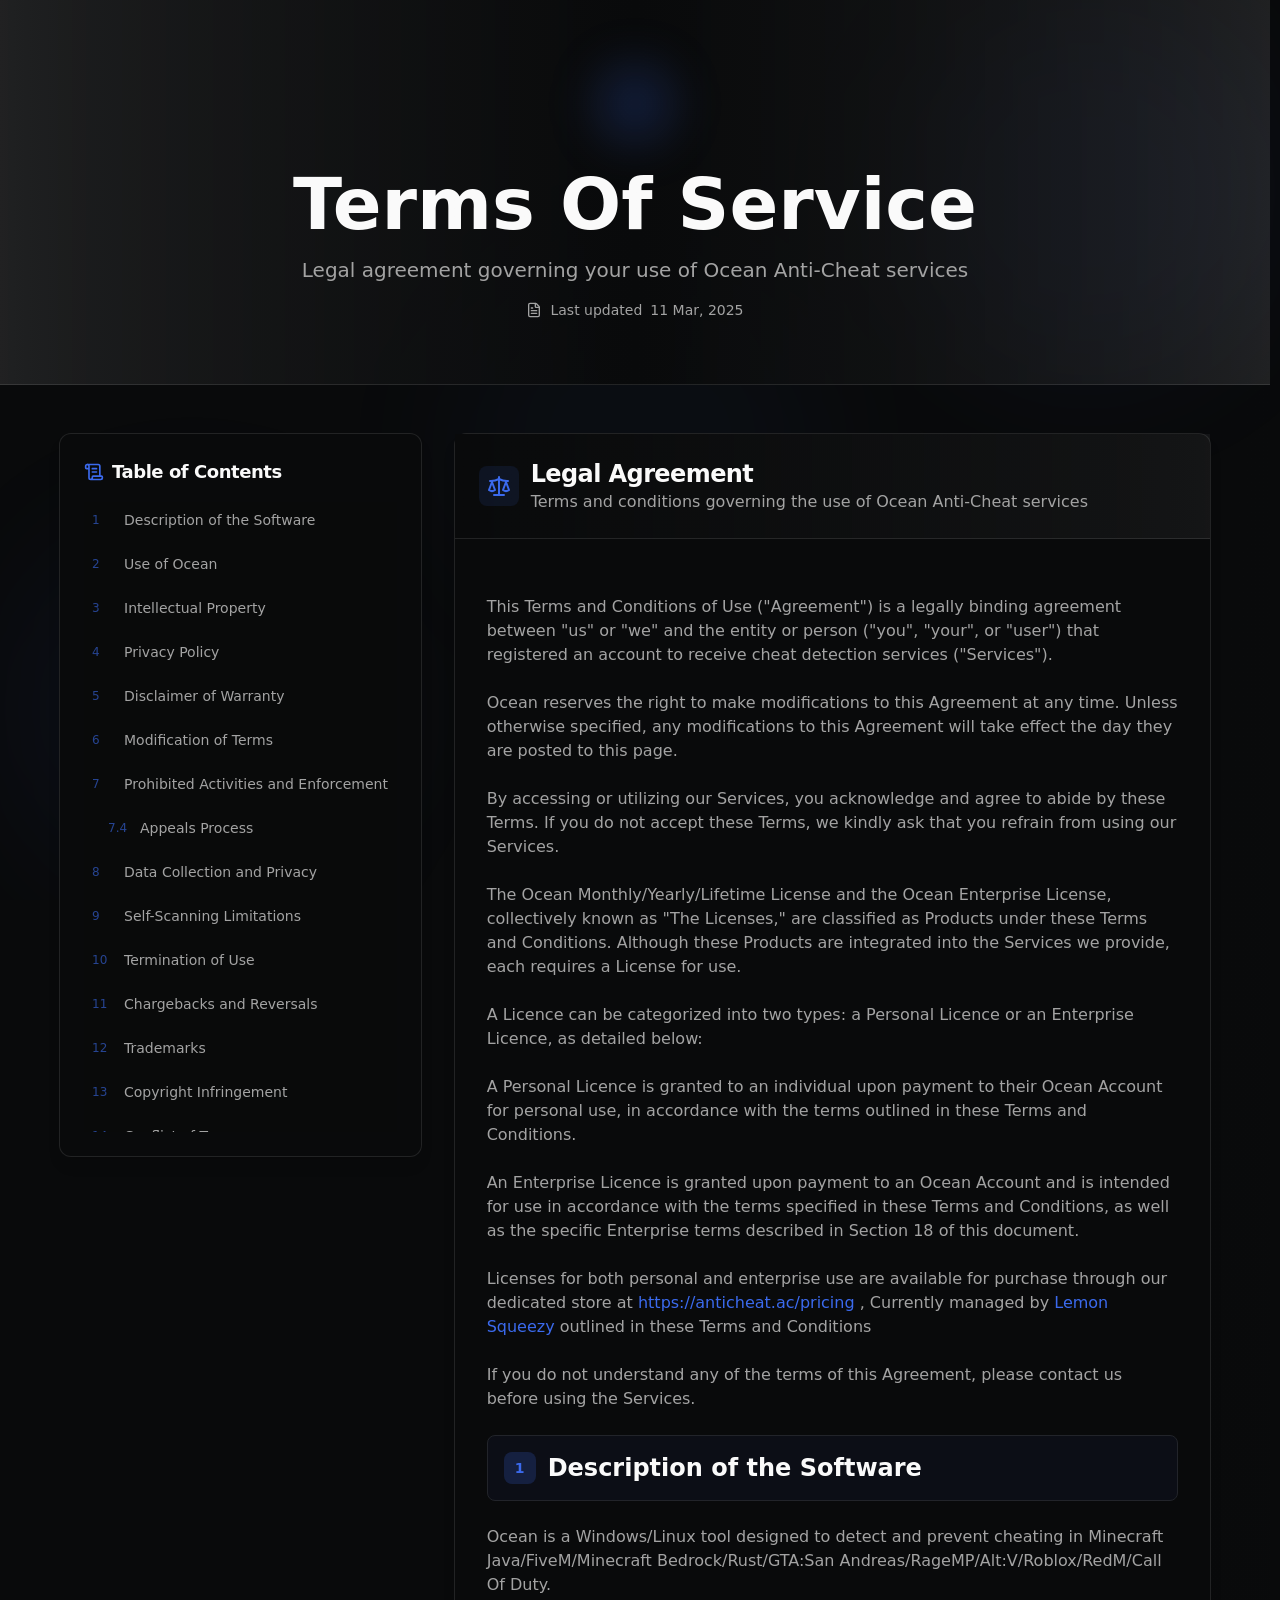
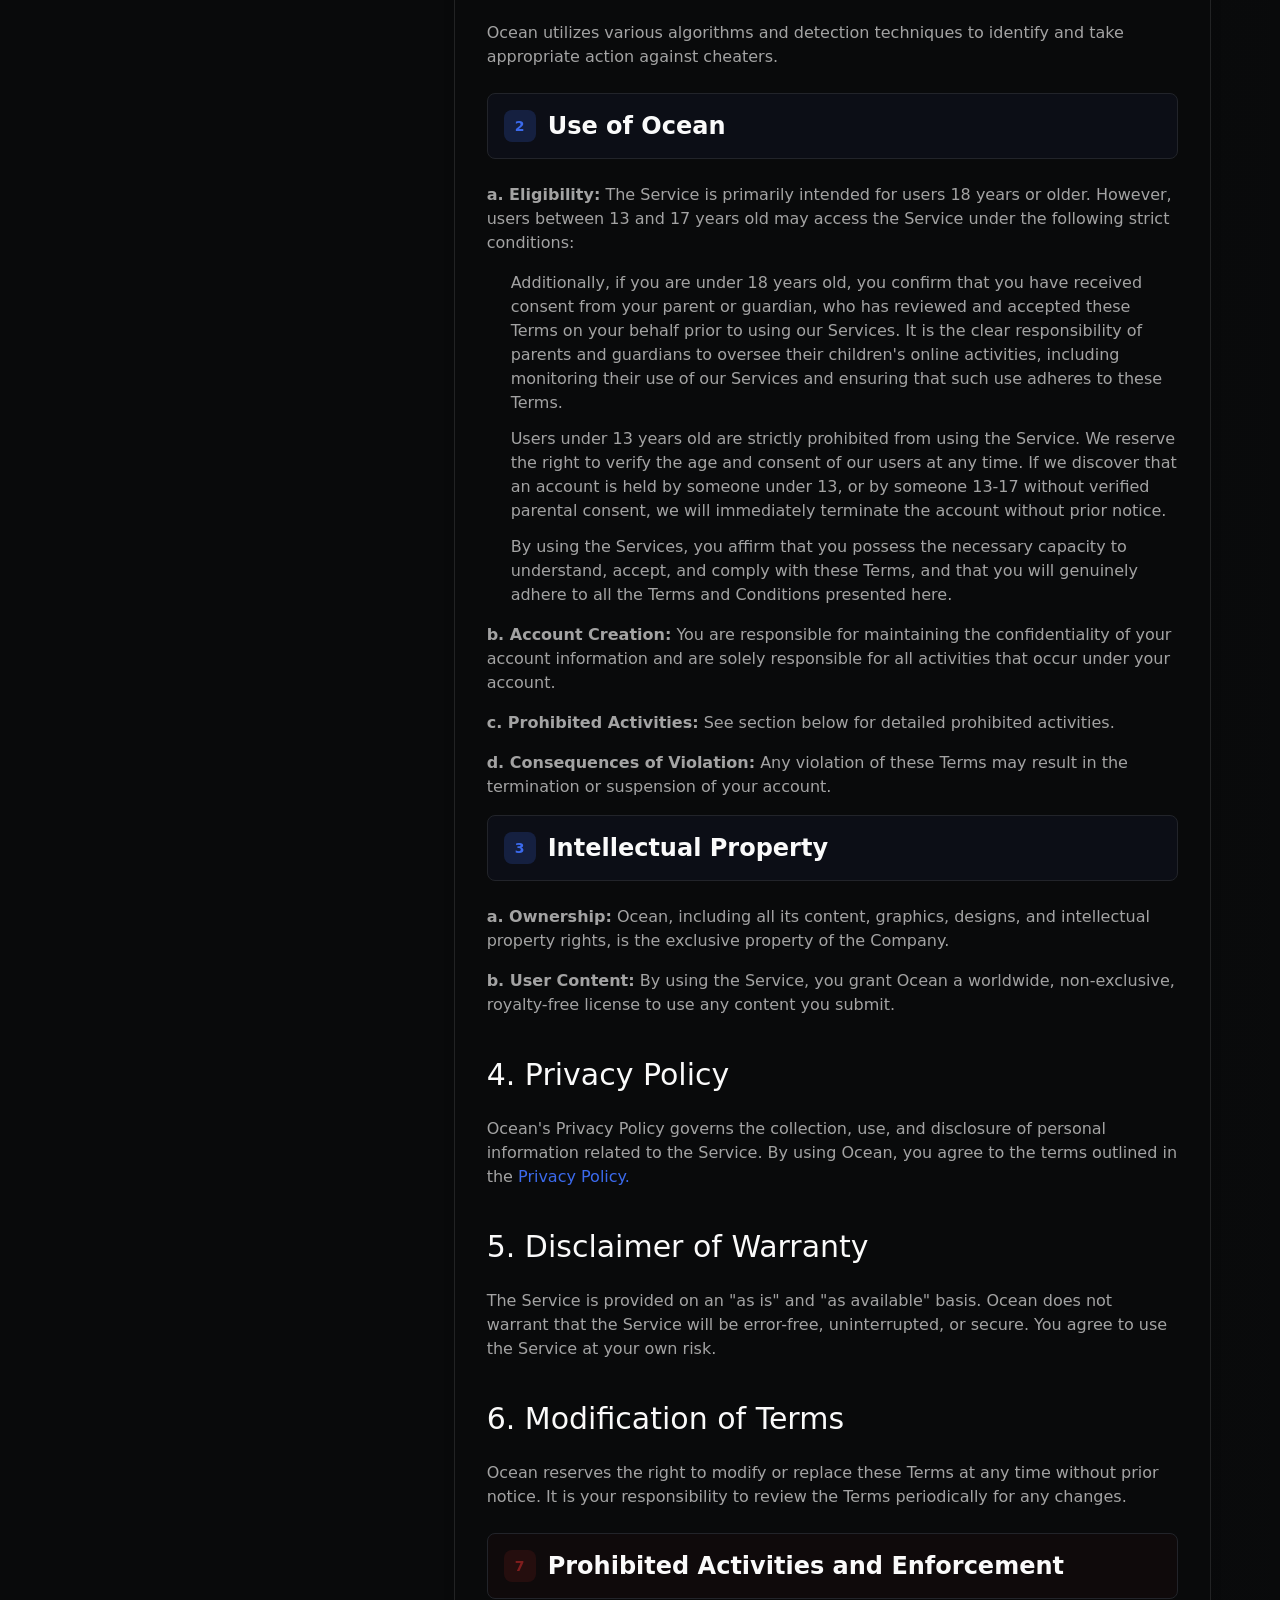
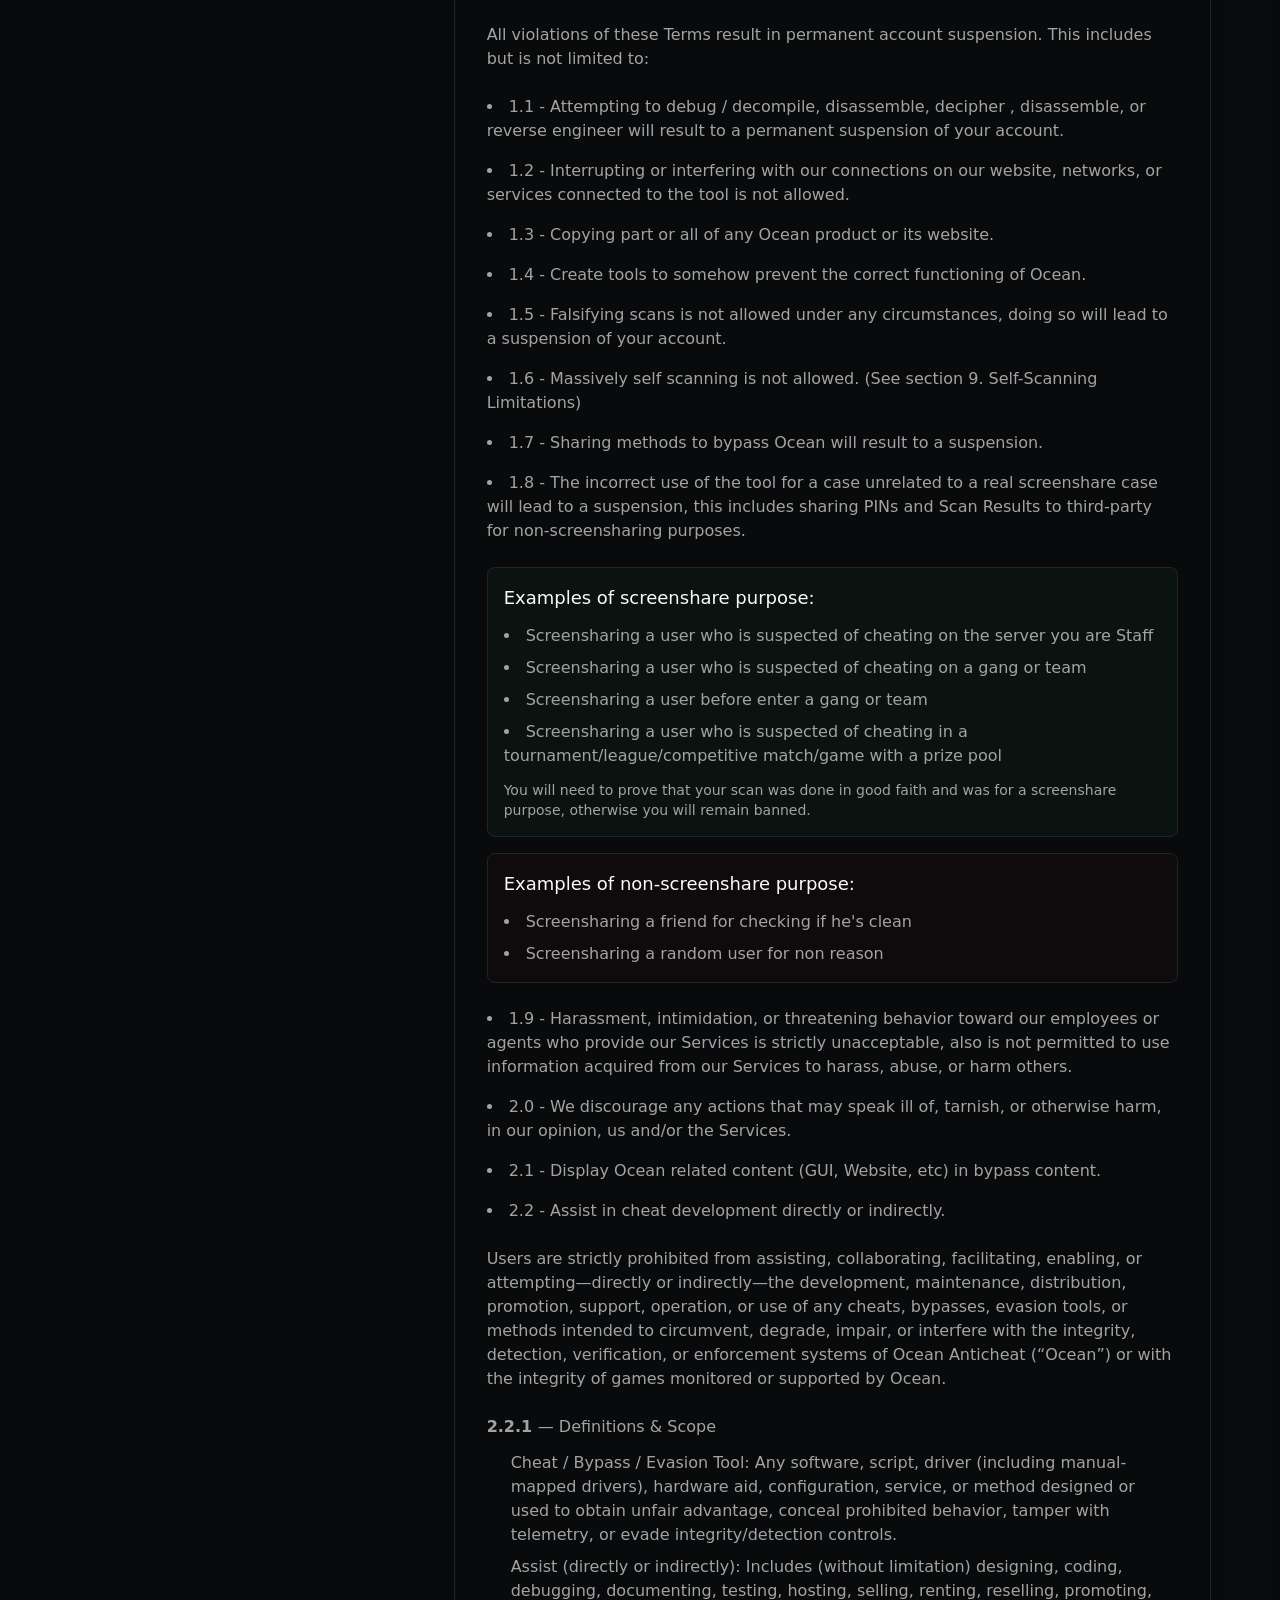
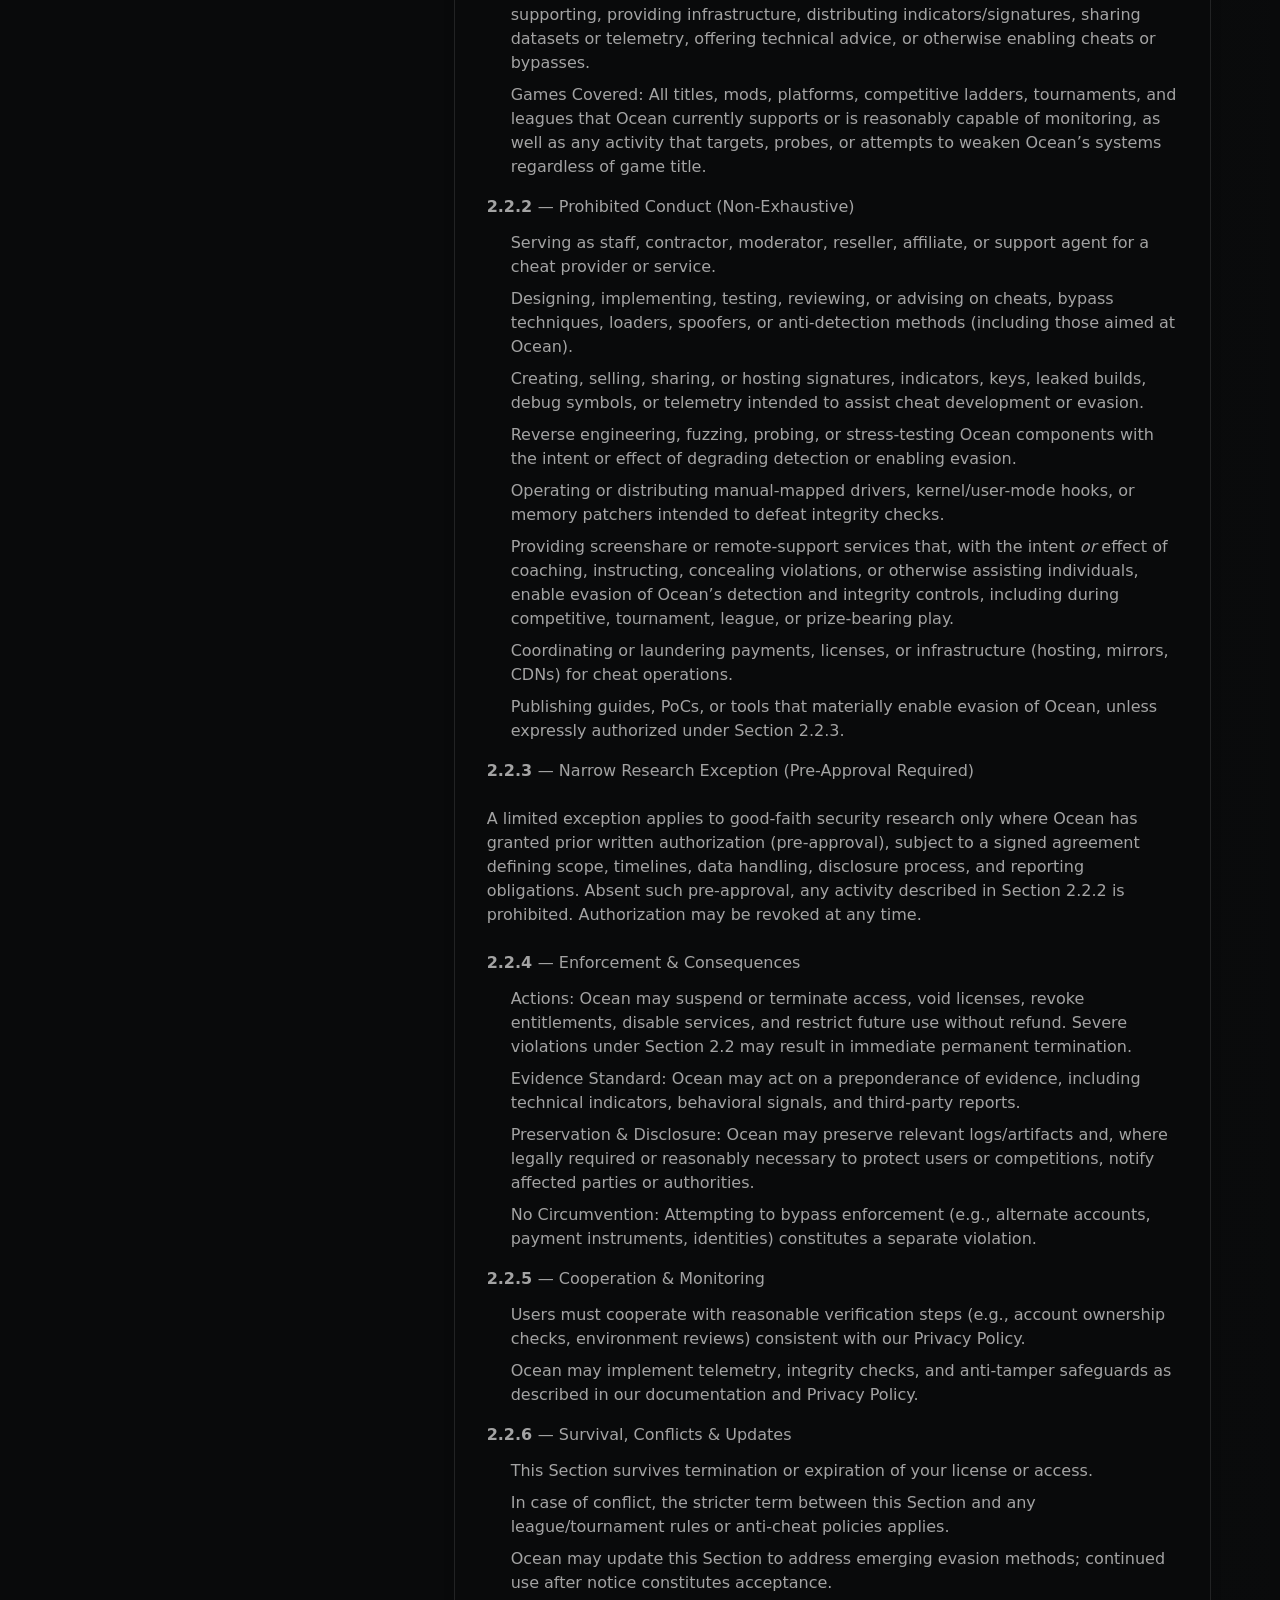
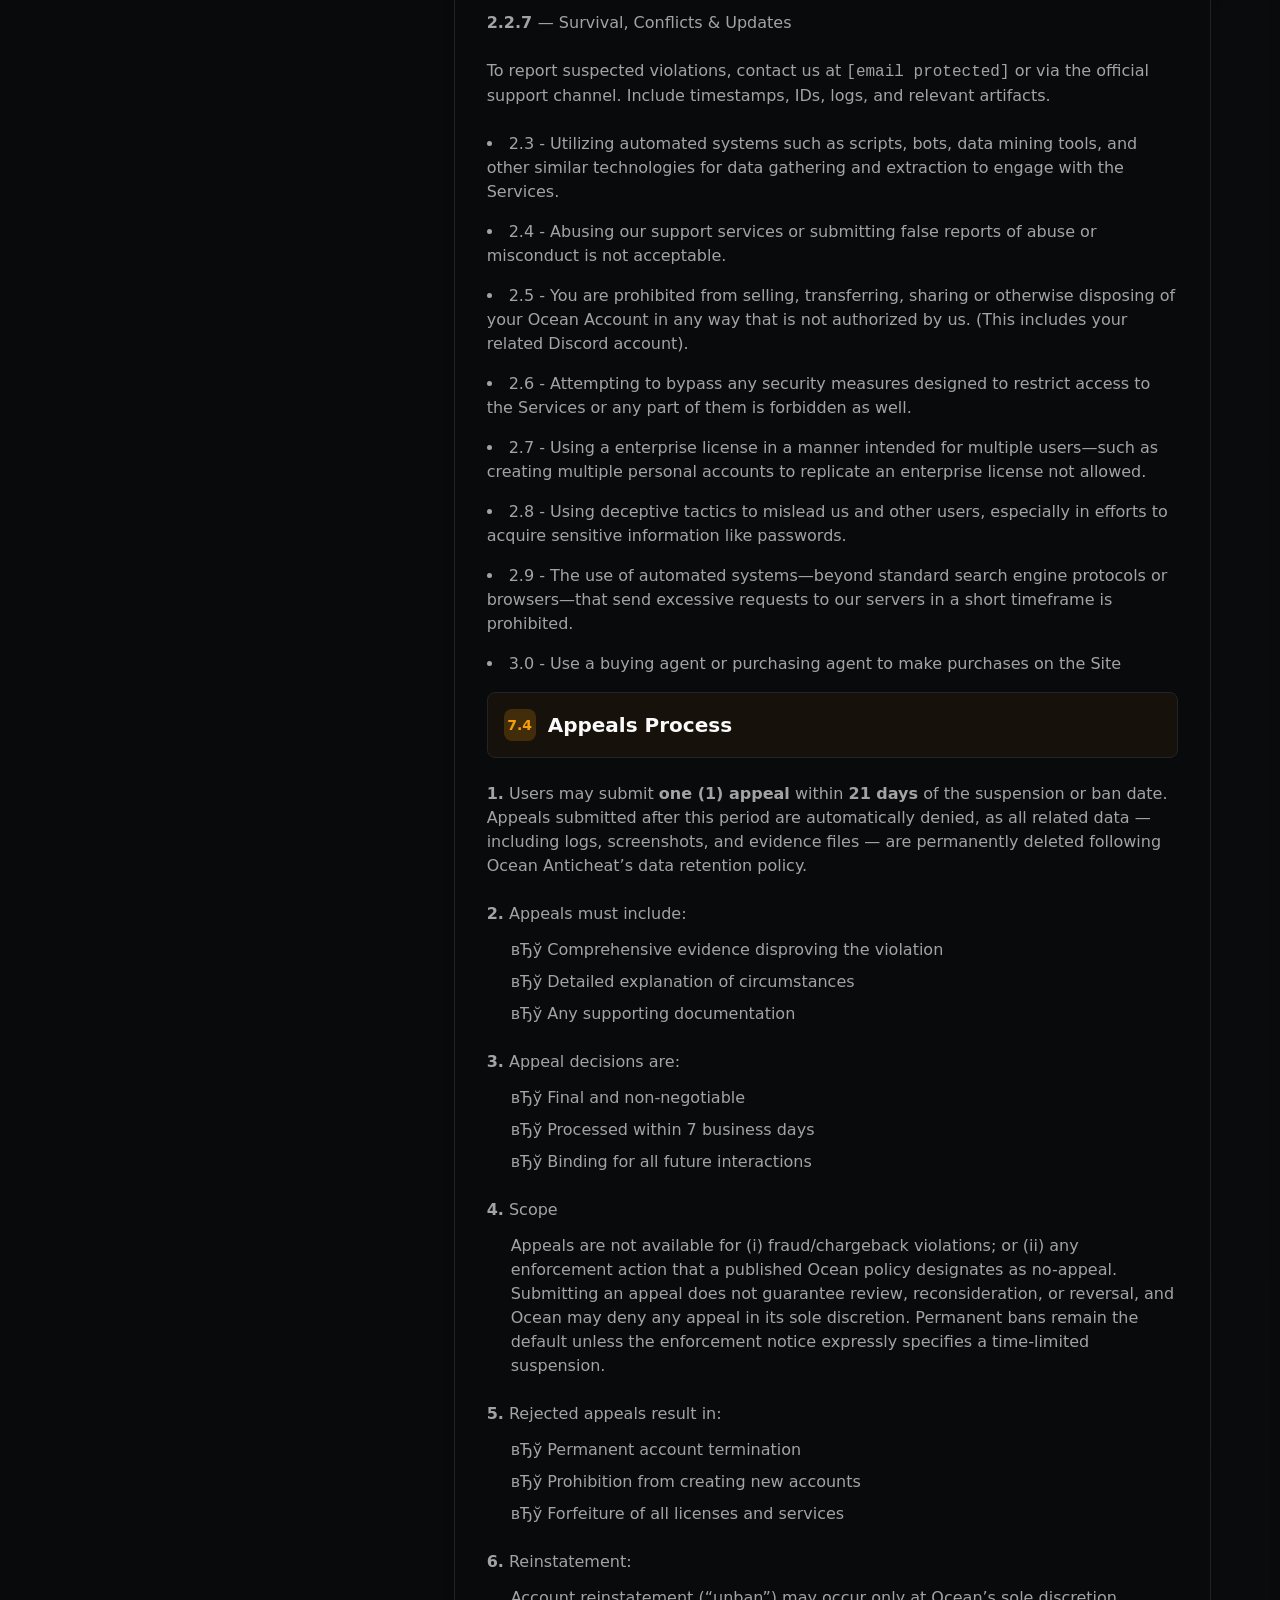
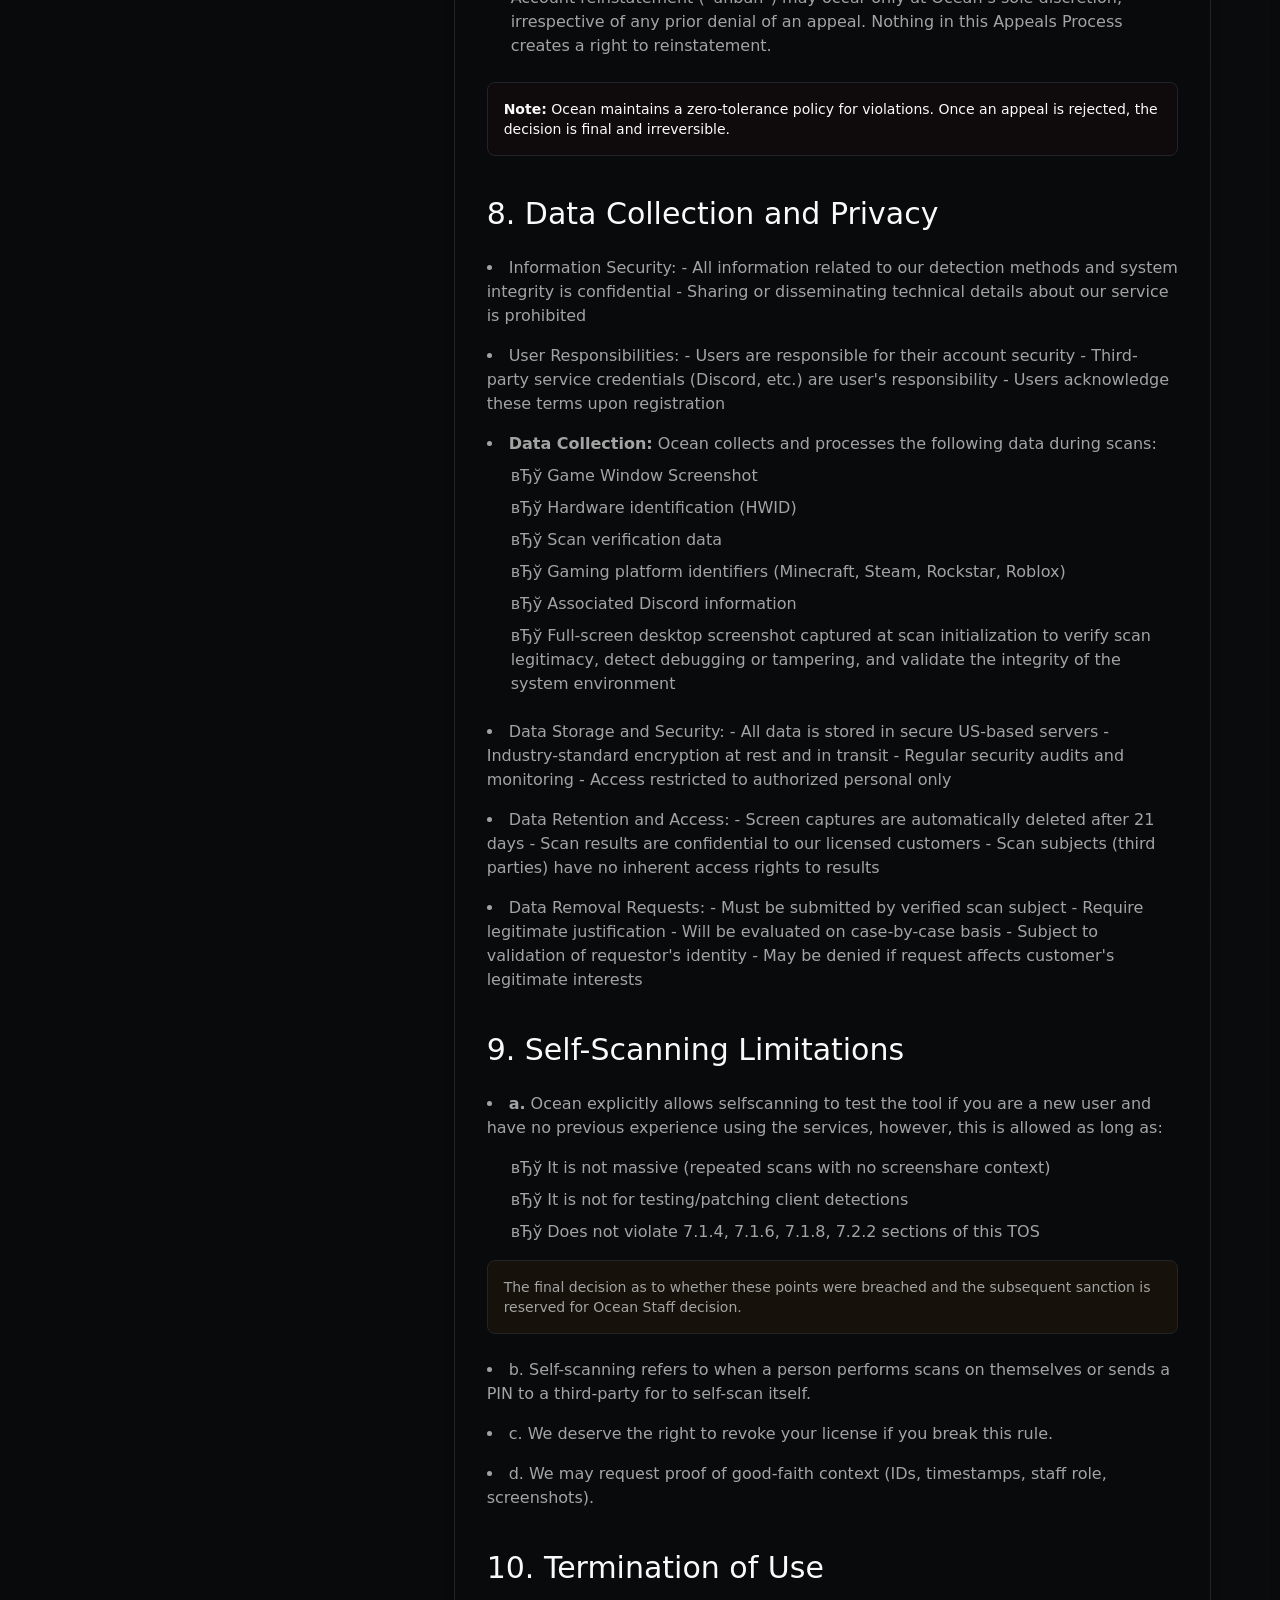
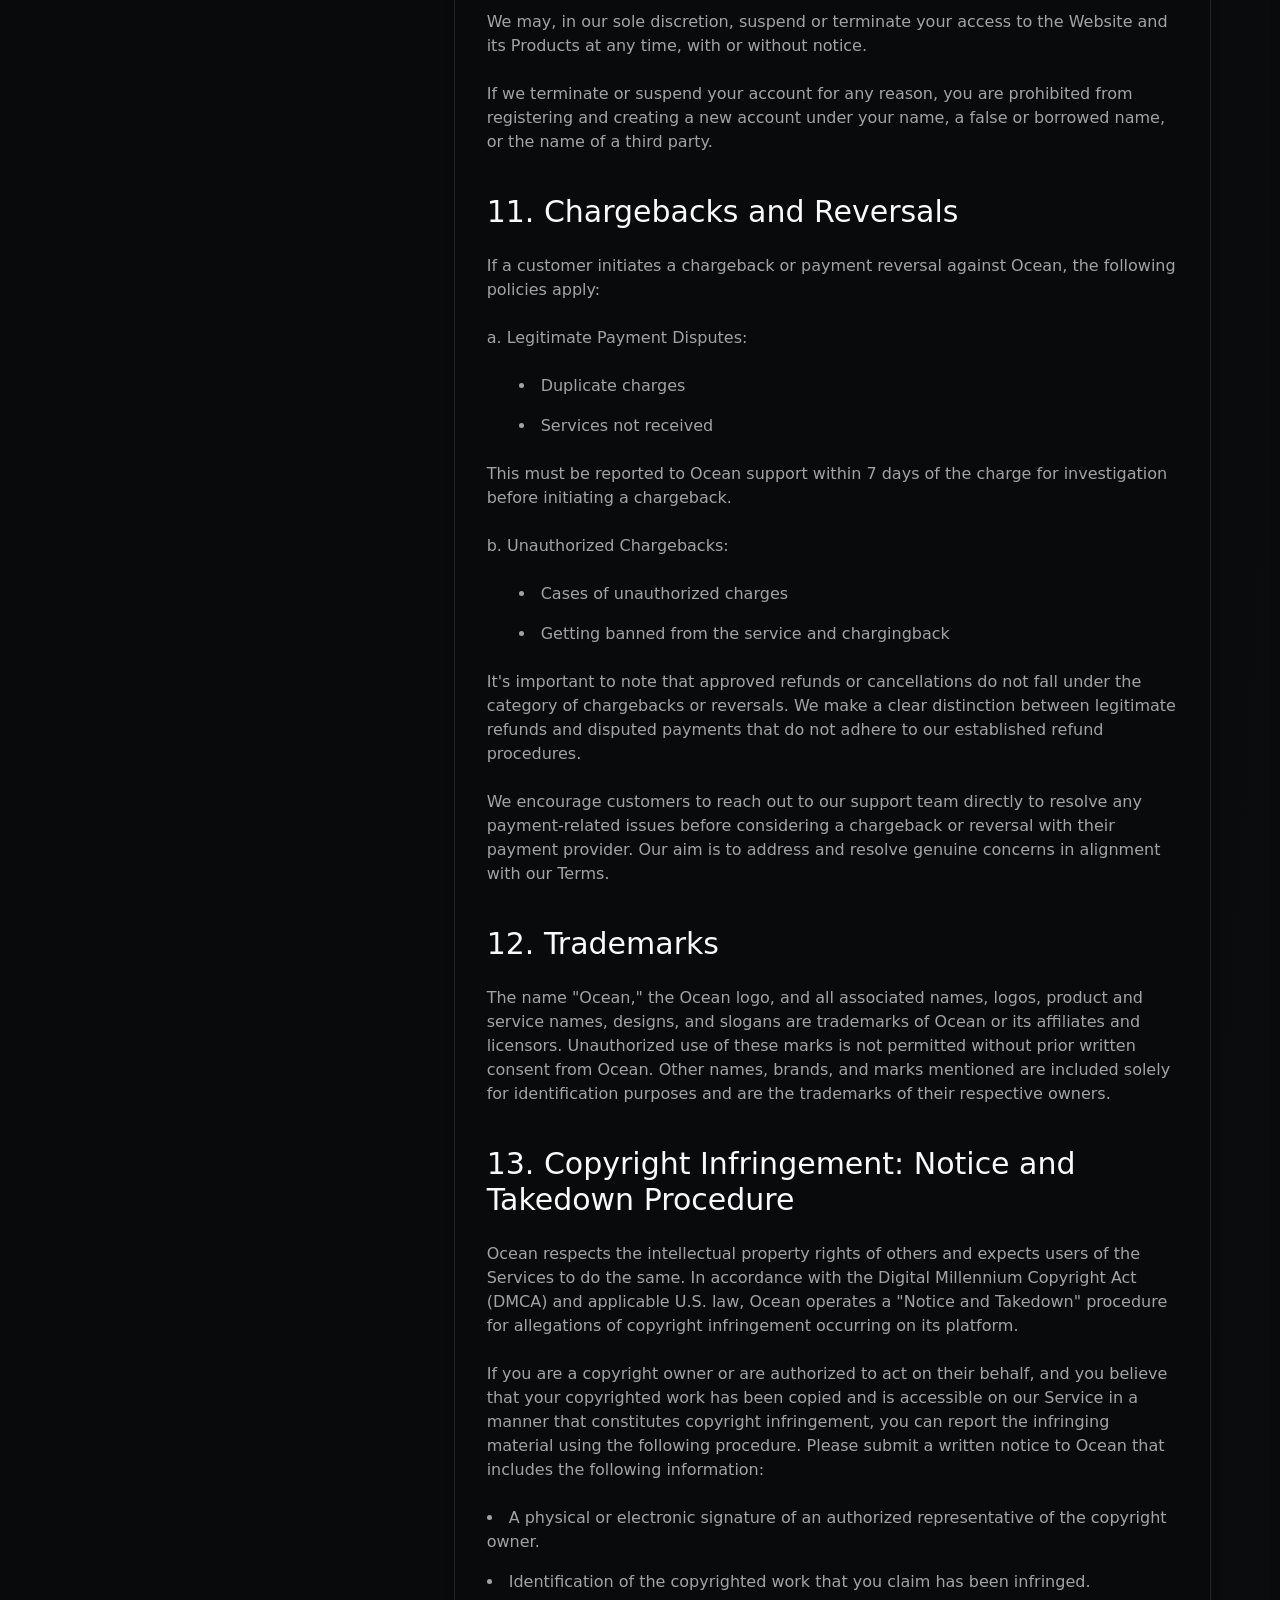
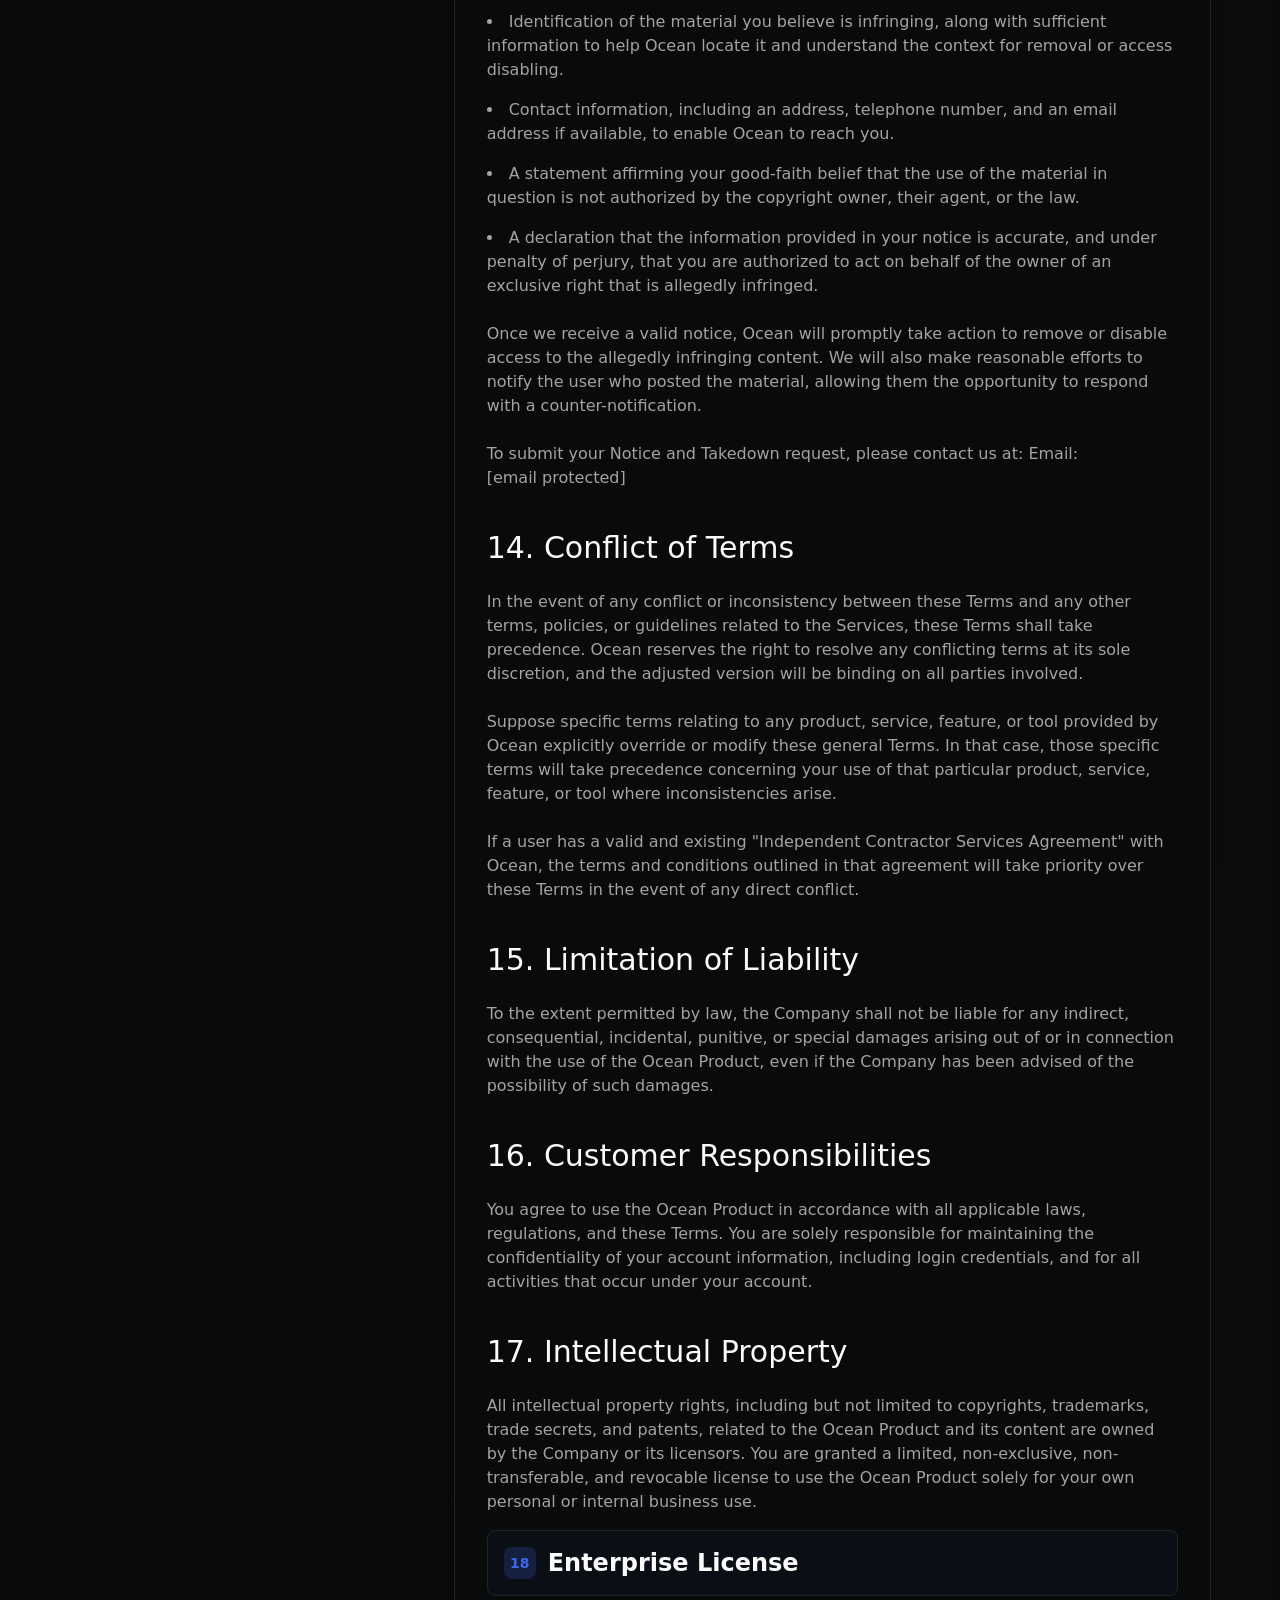
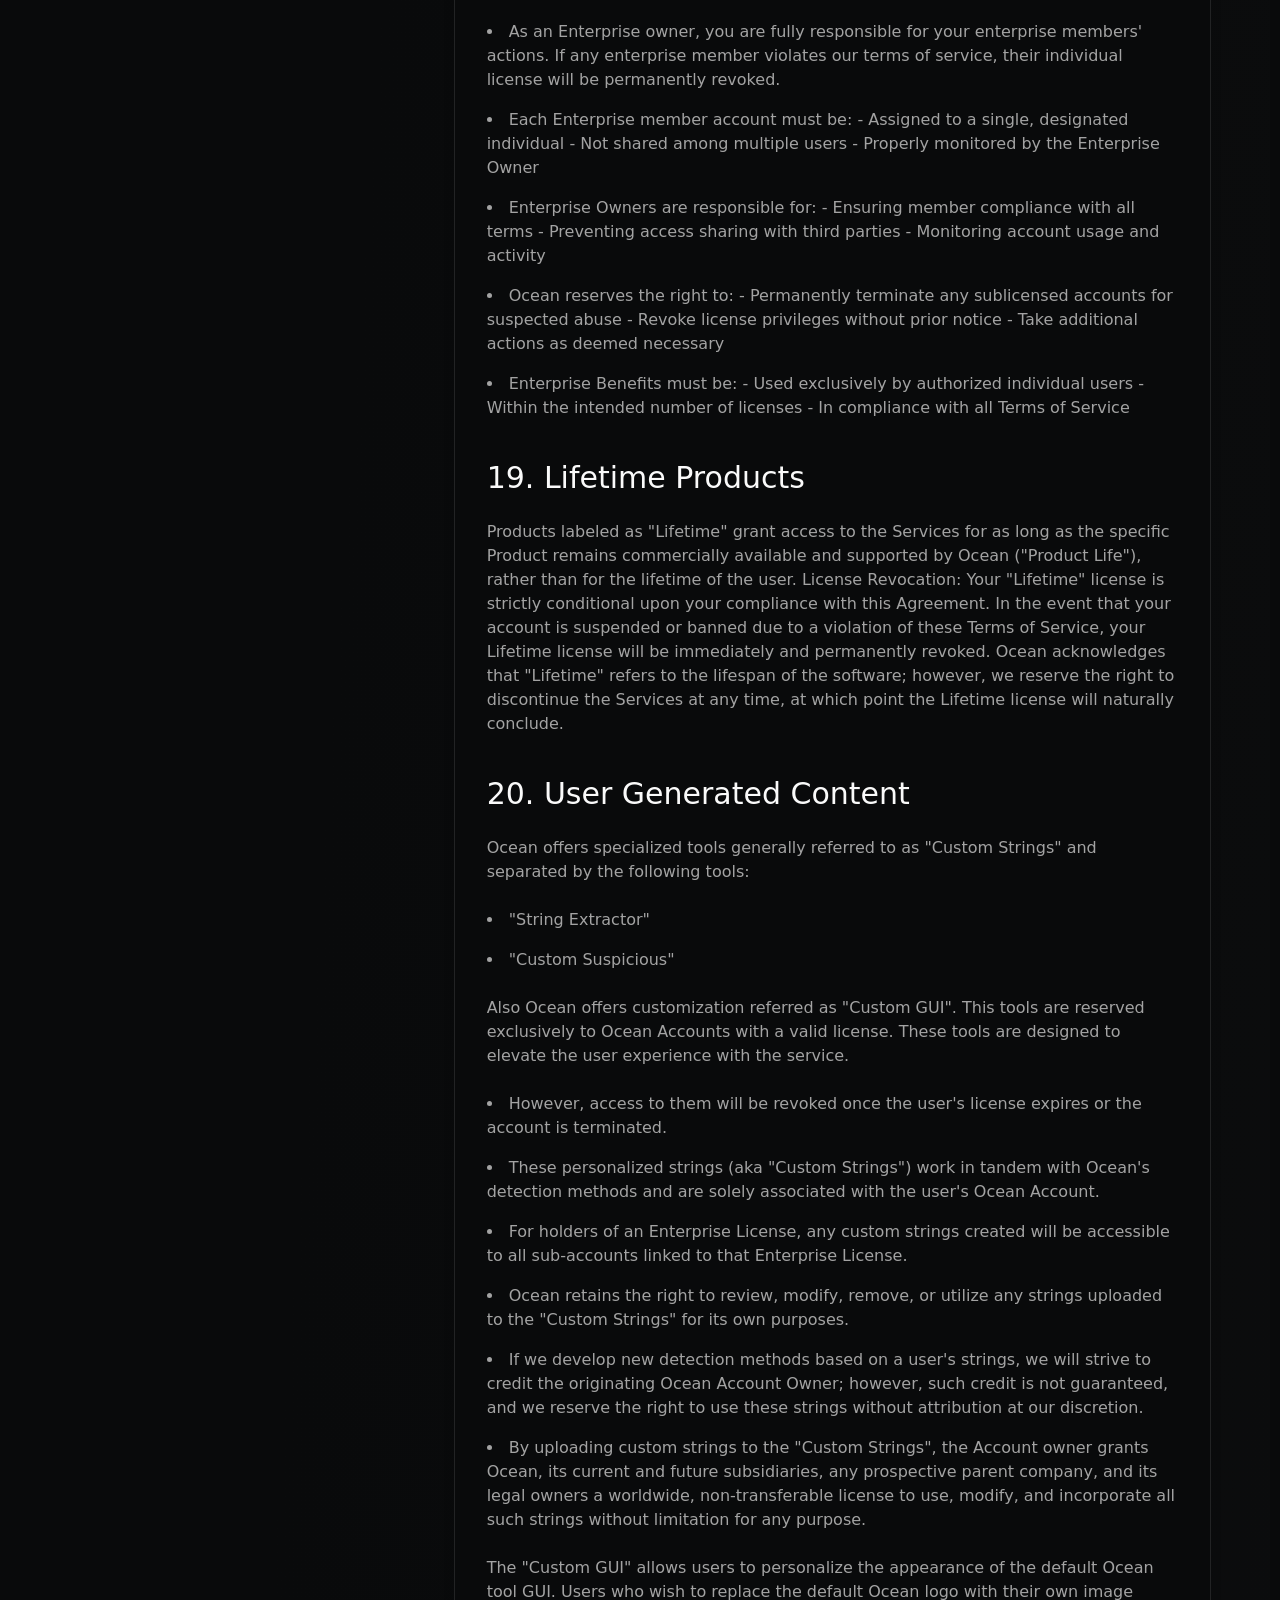
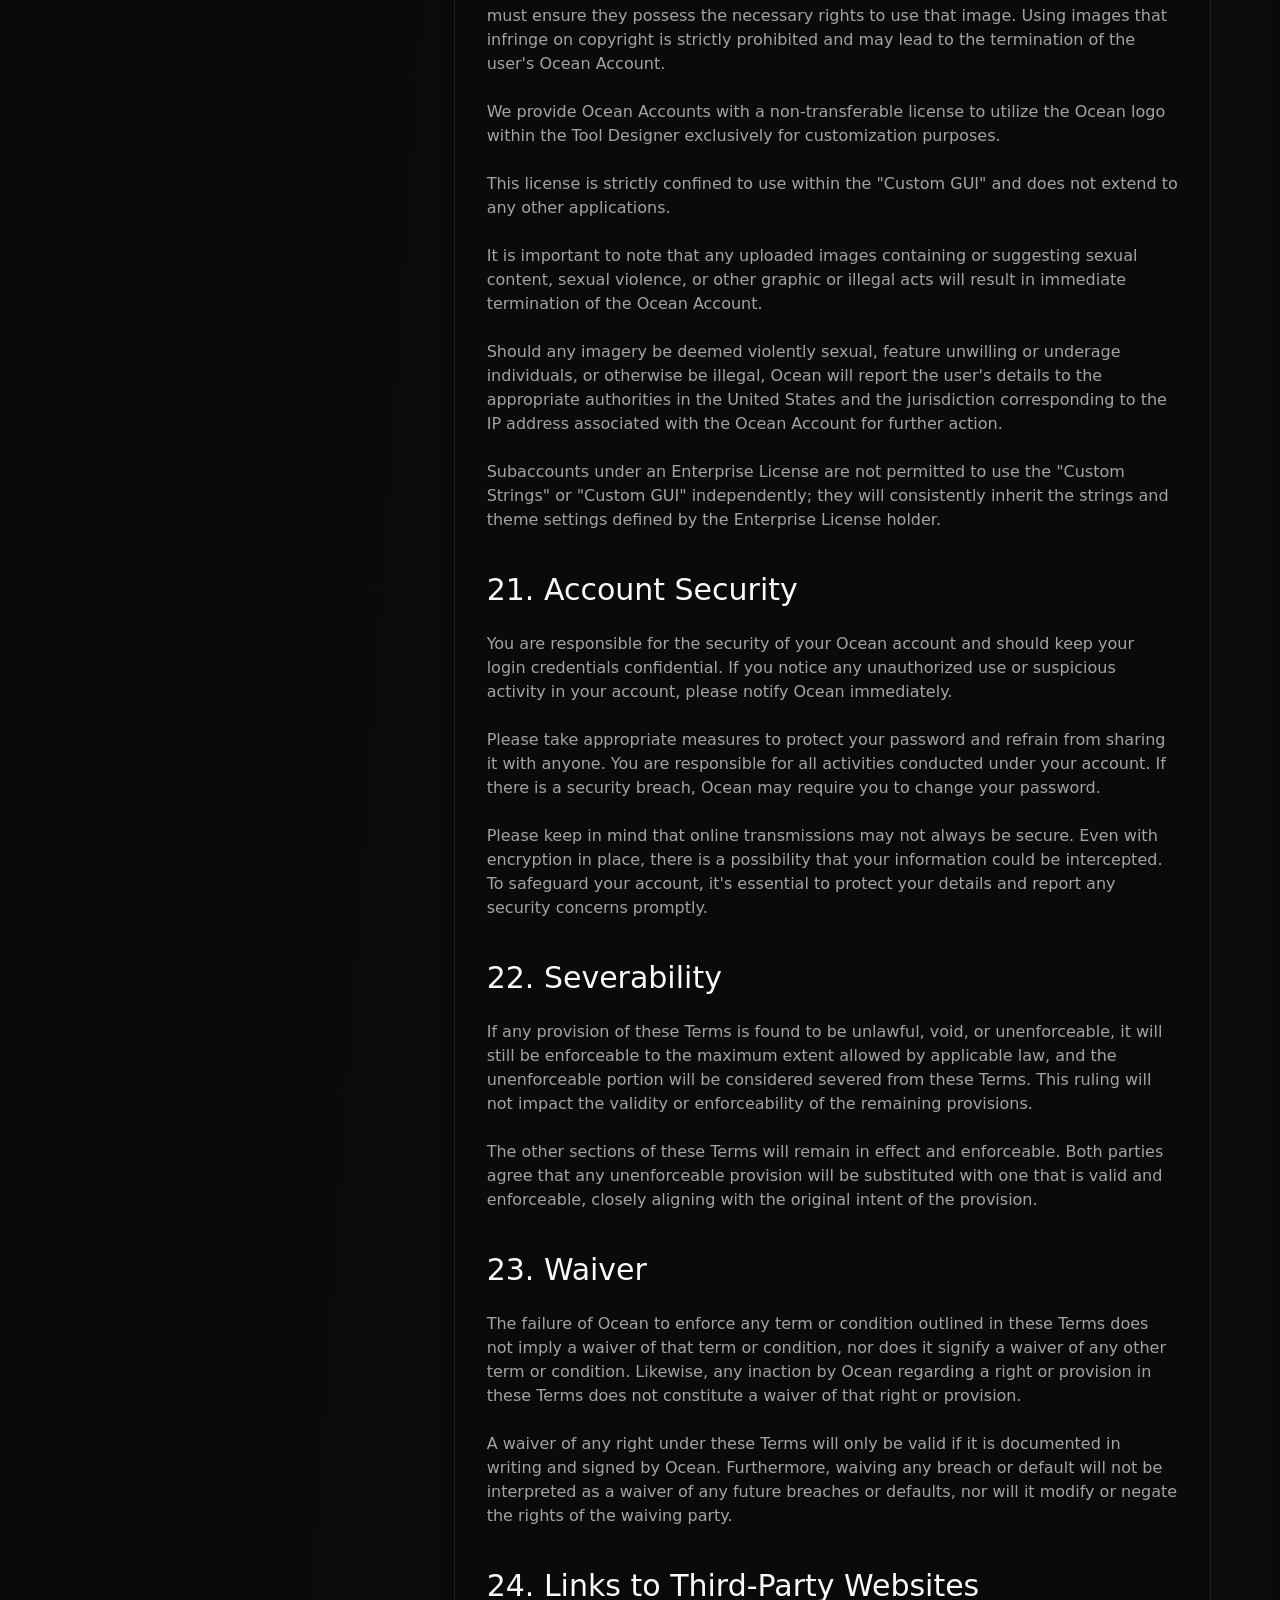
<file: tos/index.html>
﻿<!DOCTYPE html><html style="color-scheme: dark;" lang="en" translate="no" class="notranslate dark"><head><meta charSet="utf-8"/><meta name="viewport" content="width=device-width, initial-scale=1, maximum-scale=5, viewport-fit=cover"/><link rel="stylesheet" href="/_next/static/chunks/0yee9rl2ed49n.css" data-precedence="next"/><link rel="stylesheet" href="/_next/static/chunks/0_pn-.otylr.d.css" data-precedence="next"/><meta name="next-size-adjust" content=""/><meta name="google" content="notranslate"/><meta name="theme-color" content="#ffffff" media="(prefers-color-scheme: light)"/><meta name="theme-color" content="#0a0a0a" media="(prefers-color-scheme: dark)"/><title>Terms of Service | Ocean Anti-Cheat</title><meta name="description" content="Terms of Service for Ocean Anti-Cheat. Read our policies on usage, licensing, data handling, and user responsibilities for our gaming security platform."/><link rel="author" href="https://anticheat.ac"/><meta name="author" content="Ocean Anti-Cheat Team"/><link rel="manifest" href="/manifest.json"/><meta name="keywords" content="anti-cheat,screenshare tool,gaming security,cheat detection,FiveM anti-cheat,Minecraft screenshare,game server security,fair play,anti-hack,gaming integrity,esports security,screenshare software,cheat scanner,game moderation tool"/><meta name="creator" content="Ocean Anti-Cheat"/><meta name="publisher" content="Ocean Gaming Security"/><meta name="robots" content="index, follow"/><meta name="category" content="technology"/><meta name="classification" content="Gaming Security Software"/><link rel="canonical" href="https://anticheat.ac/tos"/><meta name="format-detection" content="telephone=no, address=no, email=no"/><meta name="mobile-web-app-capable" content="yes"/><meta name="apple-mobile-web-app-title" content="Ocean Anti-Cheat"/><link href="/icons/apple-touch-icon.png" rel="apple-touch-startup-image"/><meta name="apple-mobile-web-app-status-bar-style" content="black-translucent"/><meta property="og:title" content="Terms of Service - Ocean Anti-Cheat"/><meta property="og:description" content="Read the terms and conditions for using Ocean Anti-Cheat services."/><meta property="og:url" content="https://anticheat.ac/tos"/><meta property="og:image" content="https://anticheat.ac/og-image.png"/><meta property="og:image:width" content="1200"/><meta property="og:image:height" content="630"/><meta property="og:image:alt" content="Ocean Anti-Cheat"/><meta property="og:type" content="website"/><meta name="twitter:card" content="summary_large_image"/><meta name="twitter:site" content="@oceananticheat"/><meta name="twitter:creator" content="@oceananticheat"/><meta name="twitter:title" content="Ocean Anti-Cheat - Professional Screenshare Tool"/><meta name="twitter:description" content="Professional anti-cheat and screenshare tool for gaming communities. Detect cheaters in 60 seconds with advanced forensic analysis. Trusted by 500+ servers worldwide."/><meta name="twitter:image" content="https://anticheat.ac/og-image.png"/><link rel="shortcut icon" href="/favicon.ico"/><link rel="icon" href="/favicon.ico" sizes="any"/><link rel="icon" href="/icons/icon-192x192.png" sizes="192x192" type="image/png"/><link rel="icon" href="/icons/icon-512x512_rounded.png" sizes="512x512" type="image/png"/><link rel="apple-touch-icon" href="/icons/apple-touch-icon.png" sizes="180x180" type="image/png"/><script id="organization-schema" type="application/ld+json">{"@context":"https://schema.org","@type":"Organization","@id":"https://anticheat.ac/#organization","name":"Ocean Anti-Cheat","url":"https://anticheat.ac","logo":{"@type":"ImageObject","url":"https://anticheat.ac/icons/icon-512x512_rounded.png","width":512,"height":512},"description":"Professional anti-cheat and screenshare tool for gaming communities. Detect cheaters in 60 seconds with advanced forensic analysis. Trusted by 500+ servers worldwide.","foundingDate":"2023","sameAs":["https://discord.anticheat.ac","https://www.youtube.com/@OceanScanner","https://www.tiktok.com/@oceanscanner","https://www.instagram.com/anticheatac/","https://github.com/Ocean-SS-Tool"],"contactPoint":{"@type":"ContactPoint","email":"contact@anticheat.ac","contactType":"customer support"}}</script><script id="website-schema" type="application/ld+json">{"@context":"https://schema.org","@type":"WebSite","@id":"https://anticheat.ac/#website","url":"https://anticheat.ac","name":"Ocean Anti-Cheat","description":"Professional anti-cheat and screenshare tool for gaming communities. Detect cheaters in 60 seconds with advanced forensic analysis. Trusted by 500+ servers worldwide.","publisher":{"@id":"https://anticheat.ac/#organization"},"potentialAction":{"@type":"SearchAction","target":{"@type":"EntryPoint","urlTemplate":"https://anticheat.ac/blog?q={search_term_string}"},"query-input":"required name=search_term_string"}}</script><script id="software-schema" type="application/ld+json">{"@context":"https://schema.org","@type":"SoftwareApplication","@id":"https://anticheat.ac/#software","name":"Ocean Anti-Cheat Scanner","description":"Professional screenshare and cheat detection tool for gaming communities. Scan suspects in 60 seconds with advanced forensic analysis.","applicationCategory":"SecurityApplication","operatingSystem":"Windows 7, Windows 8, Windows 10, Windows 11, Linux","offers":{"@type":"Offer","price":"0","priceCurrency":"USD","description":"Free tier available","availability":"https://schema.org/InStock"},"featureList":["Advanced cheat detection","60-second scan time","Military-grade encryption","Real-time threat detection","Custom detection rules","Multi-game support"],"screenshot":"https://anticheat.ac/home/dashboard.png","softwareVersion":"2.0","author":{"@id":"https://anticheat.ac/#organization"}}</script><meta name="sentry-trace" content="e57ecd1a69f84a04765f07f5e7dbe5f0-5632960f7882f3e3-0"/><meta name="baggage" content="sentry-environment=production,sentry-release=cfee69970c332b665319d160bc4758460f1b9733,sentry-public_key=4f899df9bed5473fee87dc1edca64569,sentry-trace_id=e57ecd1a69f84a04765f07f5e7dbe5f0,sentry-org_id=4510408919154688,sentry-sampled=false,sentry-sample_rand=0.8213811236248778,sentry-sample_rate=0"/><link rel=stylesheet href=/local-overrides.css></head><body class="geist_9c1fd2b9-module__We3PEq__variable geist_mono_c932d54b-module__LyTxPG__variable plus_jakarta_sans_7e9f5581-module__y56v-q__variable"><script id="local-dark-mode-lock">try{localStorage.setItem('theme','dark');document.documentElement.classList.remove('light');document.documentElement.classList.add('dark');document.documentElement.style.colorScheme='dark'}catch(e){}</script><div hidden=""><!--$--><!--/$--></div><a href="#main-content" class="sr-only focus:not-sr-only focus:fixed focus:top-4 focus:left-4 focus:z-9999 focus:rounded-md focus:bg-background focus:px-4 focus:py-2 focus:text-sm focus:font-medium focus:text-foreground focus:ring-2 focus:ring-brand/20 focus:ring-offset-2 focus:outline-none">Skip to main content</a><!--$--><!--$--><!--/$--><!--/$--><div id="main-content" tabindex="-1" class="min-h-screen bg-background"><div class="jsx-ed71a6c245293e72 min-h-screen bg-gradient-to-br from-background via-background to-secondary/10"><div class="jsx-ed71a6c245293e72 fixed inset-0 overflow-hidden pointer-events-none"><div class="jsx-ed71a6c245293e72 absolute top-0 right-0 h-96 w-96 bg-brand/5 rounded-full blur-3xl"></div><div class="jsx-ed71a6c245293e72 absolute bottom-0 left-0 h-96 w-96 bg-brand/5 rounded-full blur-3xl"></div><div class="jsx-ed71a6c245293e72 absolute top-1/2 left-1/2 transform -translate-x-1/2 -translate-y-1/2 h-96 w-96 bg-info/3 rounded-full blur-3xl"></div></div><div class="relative z-10 bg-gradient-to-r from-primary/10 via-background to-primary/10 border-b border-border/50"><div class="jsx-ed71a6c245293e72 container mx-auto px-4 py-16"><div class="jsx-ed71a6c245293e72 max-w-4xl mx-auto text-center"><div class="mb-6 relative h-20 w-20 mx-auto"><div class="jsx-ed71a6c245293e72 absolute inset-0 bg-brand/20 rounded-full blur-xl -z-10"></div></div><div class="space-y-4" style="opacity:1;transform:none"><h1 class="jsx-ed71a6c245293e72 text-6xl md:text-7xl font-bold bg-gradient-to-r from-foreground via-primary to-foreground bg-clip-text text-transparent">Terms Of Service</h1><p class="jsx-ed71a6c245293e72 text-xl text-muted-foreground max-w-2xl mx-auto">Legal agreement governing your use of Ocean Anti-Cheat services</p><div class="jsx-ed71a6c245293e72 flex items-center justify-center gap-2 text-sm text-muted-foreground"><svg xmlns="http://www.w3.org/2000/svg" width="24" height="24" viewBox="0 0 24 24" fill="none" stroke="currentColor" stroke-width="2" stroke-linecap="round" stroke-linejoin="round" class="lucide lucide-file-text h-4 w-4" aria-hidden="true"><path d="M6 22a2 2 0 0 1-2-2V4a2 2 0 0 1 2-2h8a2.4 2.4 0 0 1 1.704.706l3.588 3.588A2.4 2.4 0 0 1 20 8v12a2 2 0 0 1-2 2z"></path><path d="M14 2v5a1 1 0 0 0 1 1h5"></path><path d="M10 9H8"></path><path d="M16 13H8"></path><path d="M16 17H8"></path></svg><span class="jsx-ed71a6c245293e72 font-medium">Last updated</span><span class="jsx-ed71a6c245293e72">11 Mar, 2025</span></div></div></div></div></div><div class="jsx-ed71a6c245293e72 container mx-auto px-4 py-12 relative z-10"><div class="jsx-ed71a6c245293e72 max-w-6xl mx-auto"><div class="grid grid-cols-1 lg:grid-cols-12 gap-8"><div class="jsx-ed71a6c245293e72 lg:col-span-4"><div class="rounded-xl border text-card-foreground transition-all duration-200 hover:shadow-md sticky top-24 border-border/50 bg-background shadow-lg"><div class="flex flex-col space-y-1.5 p-6 pb-4"><h3 class="font-semibold tracking-tight flex items-center gap-2 text-lg"><svg xmlns="http://www.w3.org/2000/svg" width="24" height="24" viewBox="0 0 24 24" fill="none" stroke="currentColor" stroke-width="2" stroke-linecap="round" stroke-linejoin="round" class="lucide lucide-scroll-text h-5 w-5 text-brand" aria-hidden="true"><path d="M15 12h-5"></path><path d="M15 8h-5"></path><path d="M19 17V5a2 2 0 0 0-2-2H4"></path><path d="M8 21h12a2 2 0 0 0 2-2v-1a1 1 0 0 0-1-1H11a1 1 0 0 0-1 1v1a2 2 0 1 1-4 0V5a2 2 0 1 0-4 0v2a1 1 0 0 0 1 1h3"></path></svg>Table of Contents</h3></div><div class="p-6 pt-0"><nav class="jsx-ed71a6c245293e72 space-y-2 max-h-[70vh] overflow-y-auto scrollbar-thin scrollbar-thumb-border scrollbar-track-transparent"><ol class="jsx-ed71a6c245293e72 space-y-2 text-sm"><li class="jsx-ed71a6c245293e72 "><a href="#section1" class="jsx-ed71a6c245293e72 group flex items-center gap-2 p-2 rounded-lg text-muted-foreground hover:text-foreground hover:bg-brand/10 transition-all duration-200"><span class="jsx-ed71a6c245293e72 text-xs font-medium text-brand/60 w-6">1</span><span class="jsx-ed71a6c245293e72 text-sm group-hover:text-brand transition-colors">Description of the Software</span></a></li><li class="jsx-ed71a6c245293e72 "><a href="#section2" class="jsx-ed71a6c245293e72 group flex items-center gap-2 p-2 rounded-lg text-muted-foreground hover:text-foreground hover:bg-brand/10 transition-all duration-200"><span class="jsx-ed71a6c245293e72 text-xs font-medium text-brand/60 w-6">2</span><span class="jsx-ed71a6c245293e72 text-sm group-hover:text-brand transition-colors">Use of Ocean</span></a></li><li class="jsx-ed71a6c245293e72 "><a href="#section3" class="jsx-ed71a6c245293e72 group flex items-center gap-2 p-2 rounded-lg text-muted-foreground hover:text-foreground hover:bg-brand/10 transition-all duration-200"><span class="jsx-ed71a6c245293e72 text-xs font-medium text-brand/60 w-6">3</span><span class="jsx-ed71a6c245293e72 text-sm group-hover:text-brand transition-colors">Intellectual Property</span></a></li><li class="jsx-ed71a6c245293e72 "><a href="#section4" class="jsx-ed71a6c245293e72 group flex items-center gap-2 p-2 rounded-lg text-muted-foreground hover:text-foreground hover:bg-brand/10 transition-all duration-200"><span class="jsx-ed71a6c245293e72 text-xs font-medium text-brand/60 w-6">4</span><span class="jsx-ed71a6c245293e72 text-sm group-hover:text-brand transition-colors">Privacy Policy</span></a></li><li class="jsx-ed71a6c245293e72 "><a href="#section5" class="jsx-ed71a6c245293e72 group flex items-center gap-2 p-2 rounded-lg text-muted-foreground hover:text-foreground hover:bg-brand/10 transition-all duration-200"><span class="jsx-ed71a6c245293e72 text-xs font-medium text-brand/60 w-6">5</span><span class="jsx-ed71a6c245293e72 text-sm group-hover:text-brand transition-colors">Disclaimer of Warranty</span></a></li><li class="jsx-ed71a6c245293e72 "><a href="#section6" class="jsx-ed71a6c245293e72 group flex items-center gap-2 p-2 rounded-lg text-muted-foreground hover:text-foreground hover:bg-brand/10 transition-all duration-200"><span class="jsx-ed71a6c245293e72 text-xs font-medium text-brand/60 w-6">6</span><span class="jsx-ed71a6c245293e72 text-sm group-hover:text-brand transition-colors">Modification of Terms</span></a></li><li class="jsx-ed71a6c245293e72 "><a href="#section7" class="jsx-ed71a6c245293e72 group flex items-center gap-2 p-2 rounded-lg text-muted-foreground hover:text-foreground hover:bg-brand/10 transition-all duration-200"><span class="jsx-ed71a6c245293e72 text-xs font-medium text-brand/60 w-6">7</span><span class="jsx-ed71a6c245293e72 text-sm group-hover:text-brand transition-colors">Prohibited Activities and Enforcement</span></a></li><li class="jsx-ed71a6c245293e72 ml-4"><a href="#section7-1" class="jsx-ed71a6c245293e72 group flex items-center gap-2 p-2 rounded-lg text-muted-foreground hover:text-foreground hover:bg-brand/10 transition-all duration-200"><span class="jsx-ed71a6c245293e72 text-xs font-medium text-brand/60 w-6">7.4</span><span class="jsx-ed71a6c245293e72 text-sm group-hover:text-brand transition-colors">Appeals Process</span></a></li><li class="jsx-ed71a6c245293e72 "><a href="#section8" class="jsx-ed71a6c245293e72 group flex items-center gap-2 p-2 rounded-lg text-muted-foreground hover:text-foreground hover:bg-brand/10 transition-all duration-200"><span class="jsx-ed71a6c245293e72 text-xs font-medium text-brand/60 w-6">8</span><span class="jsx-ed71a6c245293e72 text-sm group-hover:text-brand transition-colors">Data Collection and Privacy</span></a></li><li class="jsx-ed71a6c245293e72 "><a href="#section9" class="jsx-ed71a6c245293e72 group flex items-center gap-2 p-2 rounded-lg text-muted-foreground hover:text-foreground hover:bg-brand/10 transition-all duration-200"><span class="jsx-ed71a6c245293e72 text-xs font-medium text-brand/60 w-6">9</span><span class="jsx-ed71a6c245293e72 text-sm group-hover:text-brand transition-colors">Self-Scanning Limitations</span></a></li><li class="jsx-ed71a6c245293e72 "><a href="#section10" class="jsx-ed71a6c245293e72 group flex items-center gap-2 p-2 rounded-lg text-muted-foreground hover:text-foreground hover:bg-brand/10 transition-all duration-200"><span class="jsx-ed71a6c245293e72 text-xs font-medium text-brand/60 w-6">10</span><span class="jsx-ed71a6c245293e72 text-sm group-hover:text-brand transition-colors">Termination of Use</span></a></li><li class="jsx-ed71a6c245293e72 "><a href="#section11" class="jsx-ed71a6c245293e72 group flex items-center gap-2 p-2 rounded-lg text-muted-foreground hover:text-foreground hover:bg-brand/10 transition-all duration-200"><span class="jsx-ed71a6c245293e72 text-xs font-medium text-brand/60 w-6">11</span><span class="jsx-ed71a6c245293e72 text-sm group-hover:text-brand transition-colors">Chargebacks and Reversals</span></a></li><li class="jsx-ed71a6c245293e72 "><a href="#section12" class="jsx-ed71a6c245293e72 group flex items-center gap-2 p-2 rounded-lg text-muted-foreground hover:text-foreground hover:bg-brand/10 transition-all duration-200"><span class="jsx-ed71a6c245293e72 text-xs font-medium text-brand/60 w-6">12</span><span class="jsx-ed71a6c245293e72 text-sm group-hover:text-brand transition-colors">Trademarks</span></a></li><li class="jsx-ed71a6c245293e72 "><a href="#section13" class="jsx-ed71a6c245293e72 group flex items-center gap-2 p-2 rounded-lg text-muted-foreground hover:text-foreground hover:bg-brand/10 transition-all duration-200"><span class="jsx-ed71a6c245293e72 text-xs font-medium text-brand/60 w-6">13</span><span class="jsx-ed71a6c245293e72 text-sm group-hover:text-brand transition-colors">Copyright Infringement</span></a></li><li class="jsx-ed71a6c245293e72 "><a href="#section14" class="jsx-ed71a6c245293e72 group flex items-center gap-2 p-2 rounded-lg text-muted-foreground hover:text-foreground hover:bg-brand/10 transition-all duration-200"><span class="jsx-ed71a6c245293e72 text-xs font-medium text-brand/60 w-6">14</span><span class="jsx-ed71a6c245293e72 text-sm group-hover:text-brand transition-colors">Conflict of Terms</span></a></li><li class="jsx-ed71a6c245293e72 "><a href="#section15" class="jsx-ed71a6c245293e72 group flex items-center gap-2 p-2 rounded-lg text-muted-foreground hover:text-foreground hover:bg-brand/10 transition-all duration-200"><span class="jsx-ed71a6c245293e72 text-xs font-medium text-brand/60 w-6">15</span><span class="jsx-ed71a6c245293e72 text-sm group-hover:text-brand transition-colors">Limitation of Liability</span></a></li><li class="jsx-ed71a6c245293e72 "><a href="#section16" class="jsx-ed71a6c245293e72 group flex items-center gap-2 p-2 rounded-lg text-muted-foreground hover:text-foreground hover:bg-brand/10 transition-all duration-200"><span class="jsx-ed71a6c245293e72 text-xs font-medium text-brand/60 w-6">16</span><span class="jsx-ed71a6c245293e72 text-sm group-hover:text-brand transition-colors">Customer Responsibilities</span></a></li><li class="jsx-ed71a6c245293e72 "><a href="#section17" class="jsx-ed71a6c245293e72 group flex items-center gap-2 p-2 rounded-lg text-muted-foreground hover:text-foreground hover:bg-brand/10 transition-all duration-200"><span class="jsx-ed71a6c245293e72 text-xs font-medium text-brand/60 w-6">17</span><span class="jsx-ed71a6c245293e72 text-sm group-hover:text-brand transition-colors">Intellectual Property</span></a></li><li class="jsx-ed71a6c245293e72 "><a href="#section18" class="jsx-ed71a6c245293e72 group flex items-center gap-2 p-2 rounded-lg text-muted-foreground hover:text-foreground hover:bg-brand/10 transition-all duration-200"><span class="jsx-ed71a6c245293e72 text-xs font-medium text-brand/60 w-6">18</span><span class="jsx-ed71a6c245293e72 text-sm group-hover:text-brand transition-colors">Enterprise License</span></a></li><li class="jsx-ed71a6c245293e72 "><a href="#section19" class="jsx-ed71a6c245293e72 group flex items-center gap-2 p-2 rounded-lg text-muted-foreground hover:text-foreground hover:bg-brand/10 transition-all duration-200"><span class="jsx-ed71a6c245293e72 text-xs font-medium text-brand/60 w-6">19</span><span class="jsx-ed71a6c245293e72 text-sm group-hover:text-brand transition-colors">Lifetime Products</span></a></li><li class="jsx-ed71a6c245293e72 "><a href="#section20" class="jsx-ed71a6c245293e72 group flex items-center gap-2 p-2 rounded-lg text-muted-foreground hover:text-foreground hover:bg-brand/10 transition-all duration-200"><span class="jsx-ed71a6c245293e72 text-xs font-medium text-brand/60 w-6">20</span><span class="jsx-ed71a6c245293e72 text-sm group-hover:text-brand transition-colors">User Generated Content</span></a></li><li class="jsx-ed71a6c245293e72 "><a href="#section21" class="jsx-ed71a6c245293e72 group flex items-center gap-2 p-2 rounded-lg text-muted-foreground hover:text-foreground hover:bg-brand/10 transition-all duration-200"><span class="jsx-ed71a6c245293e72 text-xs font-medium text-brand/60 w-6">21</span><span class="jsx-ed71a6c245293e72 text-sm group-hover:text-brand transition-colors">Account Security</span></a></li><li class="jsx-ed71a6c245293e72 "><a href="#section22" class="jsx-ed71a6c245293e72 group flex items-center gap-2 p-2 rounded-lg text-muted-foreground hover:text-foreground hover:bg-brand/10 transition-all duration-200"><span class="jsx-ed71a6c245293e72 text-xs font-medium text-brand/60 w-6">22</span><span class="jsx-ed71a6c245293e72 text-sm group-hover:text-brand transition-colors">Severability</span></a></li><li class="jsx-ed71a6c245293e72 "><a href="#section23" class="jsx-ed71a6c245293e72 group flex items-center gap-2 p-2 rounded-lg text-muted-foreground hover:text-foreground hover:bg-brand/10 transition-all duration-200"><span class="jsx-ed71a6c245293e72 text-xs font-medium text-brand/60 w-6">23</span><span class="jsx-ed71a6c245293e72 text-sm group-hover:text-brand transition-colors">Waiver</span></a></li><li class="jsx-ed71a6c245293e72 "><a href="#section24" class="jsx-ed71a6c245293e72 group flex items-center gap-2 p-2 rounded-lg text-muted-foreground hover:text-foreground hover:bg-brand/10 transition-all duration-200"><span class="jsx-ed71a6c245293e72 text-xs font-medium text-brand/60 w-6">24</span><span class="jsx-ed71a6c245293e72 text-sm group-hover:text-brand transition-colors">Links to Third-Party Websites</span></a></li><li class="jsx-ed71a6c245293e72 "><a href="#section25" class="jsx-ed71a6c245293e72 group flex items-center gap-2 p-2 rounded-lg text-muted-foreground hover:text-foreground hover:bg-brand/10 transition-all duration-200"><span class="jsx-ed71a6c245293e72 text-xs font-medium text-brand/60 w-6">25</span><span class="jsx-ed71a6c245293e72 text-sm group-hover:text-brand transition-colors">Unsolicited Idea Submission Policy</span></a></li><li class="jsx-ed71a6c245293e72 "><a href="#section26" class="jsx-ed71a6c245293e72 group flex items-center gap-2 p-2 rounded-lg text-muted-foreground hover:text-foreground hover:bg-brand/10 transition-all duration-200"><span class="jsx-ed71a6c245293e72 text-xs font-medium text-brand/60 w-6">26</span><span class="jsx-ed71a6c245293e72 text-sm group-hover:text-brand transition-colors">Service Modifications and Removals</span></a></li><li class="jsx-ed71a6c245293e72 "><a href="#section27" class="jsx-ed71a6c245293e72 group flex items-center gap-2 p-2 rounded-lg text-muted-foreground hover:text-foreground hover:bg-brand/10 transition-all duration-200"><span class="jsx-ed71a6c245293e72 text-xs font-medium text-brand/60 w-6">27</span><span class="jsx-ed71a6c245293e72 text-sm group-hover:text-brand transition-colors">Disclaimer</span></a></li></ol></nav></div></div></div><div class="jsx-ed71a6c245293e72 lg:col-span-8"><div class="rounded-xl border text-card-foreground transition-all duration-200 hover:shadow-md border-border/50 bg-background shadow-lg"><div class="flex flex-col space-y-1.5 p-6 border-b border-border/50 bg-gradient-to-r from-background to-primary/5"><div class="jsx-ed71a6c245293e72 flex items-center gap-3"><div class="jsx-ed71a6c245293e72 p-2 rounded-lg bg-brand/10"><svg xmlns="http://www.w3.org/2000/svg" width="24" height="24" viewBox="0 0 24 24" fill="none" stroke="currentColor" stroke-width="2" stroke-linecap="round" stroke-linejoin="round" class="lucide lucide-scale h-6 w-6 text-brand" aria-hidden="true"><path d="M12 3v18"></path><path d="m19 8 3 8a5 5 0 0 1-6 0zV7"></path><path d="M3 7h1a17 17 0 0 0 8-2 17 17 0 0 0 8 2h1"></path><path d="m5 8 3 8a5 5 0 0 1-6 0zV7"></path><path d="M7 21h10"></path></svg></div><div class="jsx-ed71a6c245293e72"><h3 class="font-semibold tracking-tight text-2xl">Legal Agreement</h3><p class="text-muted-foreground text-base">Terms and conditions governing the use of Ocean Anti-Cheat services</p></div></div></div><div class="p-8 prose prose-slate dark:prose-invert max-w-none prose-lg prose-headings:font-semibold prose-headings:text-foreground prose-p:text-muted-foreground prose-li:text-muted-foreground prose-a:text-brand hover:prose-a:text-brand/80"><div id="generalToS" class="jsx-ed71a6c245293e72 section"><p class="jsx-ed71a6c245293e72 text-muted-foreground my-6">This Terms and Conditions of Use (&quot;Agreement&quot;) is a legally binding agreement between &quot;us&quot; or &quot;we&quot; and the entity or person (&quot;you&quot;, &quot;your&quot;, or &quot;user&quot;) that registered an account to receive cheat detection services (&quot;Services&quot;).</p><p class="jsx-ed71a6c245293e72 text-muted-foreground my-6">Ocean reserves the right to make modifications to this Agreement at any time. Unless otherwise specified, any modifications to this Agreement will take effect the day they are posted to this page.</p><p class="jsx-ed71a6c245293e72 text-muted-foreground my-6">By accessing or utilizing our Services, you acknowledge and agree to abide by these Terms. If you do not accept these Terms, we kindly ask that you refrain from using our Services.</p><p class="jsx-ed71a6c245293e72 text-muted-foreground my-6">The Ocean Monthly/Yearly/Lifetime License and the Ocean Enterprise License, collectively known as &quot;The Licenses,&quot; are classified as Products under these Terms and Conditions. Although these Products are integrated into the Services we provide, each requires a License for use.</p><p class="jsx-ed71a6c245293e72 text-muted-foreground my-6">A Licence can be categorized into two types: a Personal Licence or an Enterprise Licence, as detailed below:</p><p class="jsx-ed71a6c245293e72 text-muted-foreground my-6">A Personal Licence is granted to an individual upon payment to their Ocean Account for personal use, in accordance with the terms outlined in these Terms and Conditions.</p><p class="jsx-ed71a6c245293e72 text-muted-foreground my-6">An Enterprise Licence is granted upon payment to an Ocean Account and is intended for use in accordance with the terms specified in these Terms and Conditions, as well as the specific Enterprise terms described in Section 18 of this document.</p><p class="jsx-ed71a6c245293e72 text-muted-foreground my-6">Licenses for both personal and enterprise use are available for purchase through our dedicated store at <a href="https://anticheat.ac/pricing" class="jsx-ed71a6c245293e72 text-brand hover:text-brand/80">https://anticheat.ac/pricing</a> , Currently managed by <a href="https://www.lemonsqueezy.com" class="jsx-ed71a6c245293e72 text-brand hover:text-brand/80">Lemon Squeezy</a> outlined in these Terms and Conditions</p><p class="jsx-ed71a6c245293e72 text-muted-foreground my-6">If you do not understand any of the terms of this Agreement, please contact us before using the Services.</p><section id="section1" class="jsx-ed71a6c245293e72 scroll-mt-24"><div class="jsx-ed71a6c245293e72 flex items-center gap-3 mb-6 mt-4 p-4 rounded-lg bg-brand/5 border border-brand/20"><div class="jsx-ed71a6c245293e72 flex h-8 w-8 items-center justify-center rounded-lg bg-brand/20 text-brand font-bold text-sm">1</div><h2 class="jsx-ed71a6c245293e72 text-2xl font-semibold text-foreground">Description of the Software</h2></div><p class="jsx-ed71a6c245293e72 text-muted-foreground my-6">Ocean is a Windows/Linux tool designed to detect and prevent cheating in Minecraft Java/FiveM/Minecraft Bedrock/Rust/GTA:San Andreas/RageMP/Alt:V/Roblox/RedM/Call Of Duty.</p><p class="jsx-ed71a6c245293e72 text-muted-foreground my-6">Ocean utilizes various algorithms and detection techniques to identify and take appropriate action against cheaters.</p></section><section id="section2" class="jsx-ed71a6c245293e72 scroll-mt-24"><div class="jsx-ed71a6c245293e72 flex items-center gap-3 mb-6 mt-4 p-4 rounded-lg bg-brand/5 border border-brand/20"><div class="jsx-ed71a6c245293e72 flex h-8 w-8 items-center justify-center rounded-lg bg-brand/20 text-brand font-bold text-sm">2</div><h2 class="jsx-ed71a6c245293e72 text-2xl font-semibold text-foreground">Use of Ocean</h2></div><div class="jsx-ed71a6c245293e72 space-y-4"><div class="jsx-ed71a6c245293e72 text-muted-foreground"><strong class="jsx-ed71a6c245293e72">a. Eligibility:</strong> The Service is primarily intended for users 18 years or older. However, users between 13 and 17 years old may access the Service under the following strict conditions:</div><div class="jsx-ed71a6c245293e72 ml-6 space-y-3 text-muted-foreground"><div class="jsx-ed71a6c245293e72">Additionally, if you are under 18 years old, you confirm that you have received consent from your parent or guardian, who has reviewed and accepted these Terms on your behalf prior to using our Services. It is the clear responsibility of parents and guardians to oversee their children&#x27;s online activities, including monitoring their use of our Services and ensuring that such use adheres to these Terms.</div><div class="jsx-ed71a6c245293e72">Users under 13 years old are strictly prohibited from using the Service. We reserve the right to verify the age and consent of our users at any time. If we discover that an account is held by someone under 13, or by someone 13-17 without verified parental consent, we will immediately terminate the account without prior notice.</div><div class="jsx-ed71a6c245293e72">By using the Services, you affirm that you possess the necessary capacity to understand, accept, and comply with these Terms, and that you will genuinely adhere to all the Terms and Conditions presented here.</div></div><div class="jsx-ed71a6c245293e72 text-muted-foreground"><strong class="jsx-ed71a6c245293e72">b. Account Creation:</strong> You are responsible for maintaining the confidentiality of your account information and are solely responsible for all activities that occur under your account.</div><div class="jsx-ed71a6c245293e72 text-muted-foreground"><strong class="jsx-ed71a6c245293e72">c. Prohibited Activities:</strong> See section below for detailed prohibited activities.</div><div class="jsx-ed71a6c245293e72 text-muted-foreground"><strong class="jsx-ed71a6c245293e72">d. Consequences of Violation:</strong> Any violation of these Terms may result in the termination or suspension of your account.</div></div></section><section id="section3" class="jsx-ed71a6c245293e72 scroll-mt-24"><div class="jsx-ed71a6c245293e72 flex items-center gap-3 mb-6 mt-4 p-4 rounded-lg bg-brand/5 border border-brand/20"><div class="jsx-ed71a6c245293e72 flex h-8 w-8 items-center justify-center rounded-lg bg-brand/20 text-brand font-bold text-sm">3</div><h2 class="jsx-ed71a6c245293e72 text-2xl font-semibold text-foreground">Intellectual Property</h2></div><div class="jsx-ed71a6c245293e72 space-y-4 text-muted-foreground"><div class="jsx-ed71a6c245293e72"><strong class="jsx-ed71a6c245293e72">a. Ownership:</strong> Ocean, including all its content, graphics, designs, and intellectual property rights, is the exclusive property of the Company.</div><div class="jsx-ed71a6c245293e72"><strong class="jsx-ed71a6c245293e72">b. User Content:</strong> By using the Service, you grant Ocean a worldwide, non-exclusive, royalty-free license to use any content you submit.</div></div></section><section id="section4" class="jsx-ed71a6c245293e72"><h2 class="jsx-ed71a6c245293e72 text-3xl mt-10 font-medium text-foreground">4. Privacy Policy</h2><p class="jsx-ed71a6c245293e72 text-muted-foreground my-6">Ocean&#x27;s Privacy Policy governs the collection, use, and disclosure of personal information related to the Service. By using Ocean, you agree to the terms outlined in the<a href="/privacy" class="jsx-ed71a6c245293e72 text-brand hover:text-brand/80"> Privacy Policy.</a></p></section><section id="section5" class="jsx-ed71a6c245293e72"><h2 class="jsx-ed71a6c245293e72 text-3xl mt-10 font-medium text-foreground">5. Disclaimer of Warranty</h2><p class="jsx-ed71a6c245293e72 text-muted-foreground my-6">The Service is provided on an &quot;as is&quot; and &quot;as available&quot; basis. Ocean does not warrant that the Service will be error-free, uninterrupted, or secure. You agree to use the Service at your own risk.</p></section><section id="section6" class="jsx-ed71a6c245293e72"><h2 class="jsx-ed71a6c245293e72 text-3xl mt-10 font-medium text-foreground">6. Modification of Terms</h2><p class="jsx-ed71a6c245293e72 text-muted-foreground my-6">Ocean reserves the right to modify or replace these Terms at any time without prior notice. It is your responsibility to review the Terms periodically for any changes.</p></section><section id="section7" class="jsx-ed71a6c245293e72 scroll-mt-24"><div class="jsx-ed71a6c245293e72 flex items-center gap-3 mb-6 mt-4 p-4 rounded-lg bg-destructive/5 border border-destructive/20"><div class="jsx-ed71a6c245293e72 flex h-8 w-8 items-center justify-center rounded-lg bg-destructive/20 text-destructive font-bold text-sm">7</div><h2 class="jsx-ed71a6c245293e72 text-2xl font-semibold text-foreground">Prohibited Activities and Enforcement</h2></div><p class="jsx-ed71a6c245293e72 text-muted-foreground my-6">All violations of these Terms result in permanent account suspension. This includes but is not limited to:</p><ul class="jsx-ed71a6c245293e72 list-inside mt-6 space-y-4 list-disc text-muted-foreground"><li class="jsx-ed71a6c245293e72">1.1 - Attempting to debug / decompile, disassemble, decipher , disassemble, or reverse engineer will result to a permanent suspension of your account.</li><li class="jsx-ed71a6c245293e72">1.2 - Interrupting or interfering with our connections on our website, networks, or services connected to the tool is not allowed.</li><li class="jsx-ed71a6c245293e72">1.3 - Copying part or all of any Ocean product or its website.</li><li class="jsx-ed71a6c245293e72">1.4 - Create tools to somehow prevent the correct functioning of Ocean.</li><li class="jsx-ed71a6c245293e72">1.5 - Falsifying scans is not allowed under any circumstances, doing so will lead to a suspension of your account.</li><li class="jsx-ed71a6c245293e72">1.6 - Massively self scanning is not allowed. (See section 9. Self-Scanning Limitations)</li><li class="jsx-ed71a6c245293e72">1.7 - Sharing methods to bypass Ocean will result to a suspension.</li><li class="jsx-ed71a6c245293e72">1.8 - The incorrect use of the tool for a case unrelated to a real screenshare case will lead to a suspension, this includes sharing PINs and Scan Results to third-party for non-screensharing purposes.</li></ul><div class="jsx-ed71a6c245293e72 mt-6 p-4 bg-success/5 border border-success/20 rounded-lg"><h3 class="jsx-ed71a6c245293e72 text-lg font-medium text-foreground mb-3">Examples of screenshare purpose:</h3><ul class="jsx-ed71a6c245293e72 space-y-2 text-muted-foreground list-disc list-inside"><li class="jsx-ed71a6c245293e72">Screensharing a user who is suspected of cheating on the server you are Staff</li><li class="jsx-ed71a6c245293e72">Screensharing a user who is suspected of cheating on a gang or team</li><li class="jsx-ed71a6c245293e72">Screensharing a user before enter a gang or team</li><li class="jsx-ed71a6c245293e72">Screensharing a user who is suspected of cheating in a tournament/league/competitive match/game with a prize pool</li></ul><p class="jsx-ed71a6c245293e72 mt-3 text-sm text-muted-foreground">You will need to prove that your scan was done in good faith and was for a screenshare purpose, otherwise you will remain banned.</p></div><div class="jsx-ed71a6c245293e72 mt-4 p-4 bg-destructive/5 border border-destructive/20 rounded-lg"><h3 class="jsx-ed71a6c245293e72 text-lg font-medium text-foreground mb-3">Examples of non-screenshare purpose:</h3><ul class="jsx-ed71a6c245293e72 space-y-2 text-muted-foreground list-disc list-inside"><li class="jsx-ed71a6c245293e72">Screensharing a friend for checking if he&#x27;s clean</li><li class="jsx-ed71a6c245293e72">Screensharing a random user for non reason</li></ul></div><ul class="jsx-ed71a6c245293e72 list-inside mt-6 space-y-4 list-disc text-muted-foreground"><li class="jsx-ed71a6c245293e72">1.9 - Harassment, intimidation, or threatening behavior toward our employees or agents who provide our Services is strictly unacceptable, also is not permitted to use information acquired from our Services to harass, abuse, or harm others.</li><li class="jsx-ed71a6c245293e72">2.0 - We discourage any actions that may speak ill of, tarnish, or otherwise harm, in our opinion, us and/or the Services.</li><li class="jsx-ed71a6c245293e72">2.1 - Display Ocean related content (GUI, Website, etc) in bypass content.</li><li class="jsx-ed71a6c245293e72">2.2 - Assist in cheat development directly or indirectly.</li><p class="jsx-ed71a6c245293e72 text-muted-foreground my-6">Users are strictly prohibited from <span class="jsx-ed71a6c245293e72 font-medium">assisting, collaborating, facilitating, enabling, or attempting</span>—directly or indirectly—the development, maintenance, distribution, promotion, support, operation, or use of any <span class="jsx-ed71a6c245293e72 font-medium">cheats, bypasses, evasion tools, or methods</span> intended to circumvent, degrade, impair, or interfere with the integrity, detection, verification, or enforcement systems of Ocean Anticheat (“<span class="jsx-ed71a6c245293e72 font-medium">Ocean</span>”) or with the integrity of games monitored or supported by Ocean.</p><div class="jsx-ed71a6c245293e72"><div class="jsx-ed71a6c245293e72 text-muted-foreground mb-3"><strong class="jsx-ed71a6c245293e72">2.2.1 </strong>— Definitions &amp; Scope</div><div class="jsx-ed71a6c245293e72 ml-6 space-y-2 text-muted-foreground"><div class="jsx-ed71a6c245293e72"><span class="jsx-ed71a6c245293e72 font-medium">Cheat / Bypass / Evasion Tool:</span> Any software, script, driver (including manual-mapped drivers), hardware aid, configuration, service, or method designed or used to obtain unfair advantage, conceal prohibited behavior, tamper with telemetry, or evade integrity/detection controls.</div><div class="jsx-ed71a6c245293e72"><span class="jsx-ed71a6c245293e72 font-medium">Assist (directly or indirectly):</span> Includes (without limitation) designing, coding, debugging, documenting, testing, hosting, selling, renting, reselling, promoting, supporting, providing infrastructure, distributing indicators/signatures, sharing datasets or telemetry, offering technical advice, or otherwise enabling cheats or bypasses.</div><div class="jsx-ed71a6c245293e72"><span class="jsx-ed71a6c245293e72 font-medium">Games Covered:</span> All titles, mods, platforms, competitive ladders, tournaments, and leagues that Ocean currently supports or is reasonably capable of monitoring, as well as any activity that targets, probes, or attempts to weaken Ocean’s systems regardless of game title.</div></div></div><div class="jsx-ed71a6c245293e72"><div class="jsx-ed71a6c245293e72 text-muted-foreground mb-3"><strong class="jsx-ed71a6c245293e72">2.2.2 </strong>— Prohibited Conduct (Non-Exhaustive)</div><div class="jsx-ed71a6c245293e72 ml-6 space-y-2 text-muted-foreground"><div class="jsx-ed71a6c245293e72">Serving as staff, contractor, moderator, reseller, affiliate, or support agent for a cheat provider or service.</div><div class="jsx-ed71a6c245293e72">Designing, implementing, testing, reviewing, or advising on cheats, bypass techniques, loaders, spoofers, or anti-detection methods (including those aimed at Ocean).</div><div class="jsx-ed71a6c245293e72">Creating, selling, sharing, or hosting signatures, indicators, keys, leaked builds, debug symbols, or telemetry intended to assist cheat development or evasion.</div><div class="jsx-ed71a6c245293e72">Reverse engineering, fuzzing, probing, or stress-testing Ocean components with the intent or effect of degrading detection or enabling evasion.</div><div class="jsx-ed71a6c245293e72">Operating or distributing manual-mapped drivers, kernel/user-mode hooks, or memory patchers intended to defeat integrity checks.</div><div class="jsx-ed71a6c245293e72">Providing screenshare or remote-support services that, with the intent <em class="jsx-ed71a6c245293e72">or</em> effect of coaching, instructing, concealing violations, or otherwise assisting individuals, enable evasion of Ocean’s detection and integrity controls, including during competitive, tournament, league, or prize-bearing play.</div><div class="jsx-ed71a6c245293e72">Coordinating or laundering payments, licenses, or infrastructure (hosting, mirrors, CDNs) for cheat operations.</div><div class="jsx-ed71a6c245293e72">Publishing guides, PoCs, or tools that materially enable evasion of Ocean, unless expressly authorized under Section 2.2.3.</div></div></div><div class="jsx-ed71a6c245293e72"><div class="jsx-ed71a6c245293e72 text-muted-foreground mb-3"><strong class="jsx-ed71a6c245293e72">2.2.3 </strong>— Narrow Research Exception (Pre-Approval Required)</div><p class="jsx-ed71a6c245293e72 text-muted-foreground my-6">            A limited exception applies to good-faith security research only where Ocean has granted prior written authorization (pre-approval), subject to a signed agreement defining scope, timelines, data handling, disclosure process, and reporting obligations. Absent such pre-approval, any activity described in Section 2.2.2 is prohibited. Authorization may be revoked at any time.</p></div><div class="jsx-ed71a6c245293e72"><div class="jsx-ed71a6c245293e72 text-muted-foreground mb-3"><strong class="jsx-ed71a6c245293e72">2.2.4 </strong>— Enforcement &amp; Consequences</div><div class="jsx-ed71a6c245293e72 ml-6 space-y-2 text-muted-foreground"><div class="jsx-ed71a6c245293e72"><span class="jsx-ed71a6c245293e72 font-medium">Actions:</span> Ocean may suspend or terminate access, void licenses, revoke entitlements, disable services, and restrict future use without refund. Severe violations under Section 2.2 may result in immediate permanent termination.</div><div class="jsx-ed71a6c245293e72"><span class="jsx-ed71a6c245293e72 font-medium">Evidence Standard:</span> Ocean may act on a preponderance of evidence, including technical indicators, behavioral signals, and third-party reports.</div><div class="jsx-ed71a6c245293e72"><span class="jsx-ed71a6c245293e72 font-medium">Preservation &amp; Disclosure:</span> Ocean may preserve relevant logs/artifacts and, where legally required or reasonably necessary to protect users or competitions, notify affected parties or authorities.</div><div class="jsx-ed71a6c245293e72"><span class="jsx-ed71a6c245293e72 font-medium">No Circumvention:</span> Attempting to bypass enforcement (e.g., alternate accounts, payment instruments, identities) constitutes a separate violation.</div></div></div><div class="jsx-ed71a6c245293e72"><div class="jsx-ed71a6c245293e72 text-muted-foreground mb-3"><strong class="jsx-ed71a6c245293e72">2.2.5 </strong>— Cooperation &amp; Monitoring</div><div class="jsx-ed71a6c245293e72 ml-6 space-y-2 text-muted-foreground"><div class="jsx-ed71a6c245293e72">Users must cooperate with reasonable verification steps (e.g., account ownership checks, environment reviews) consistent with our Privacy Policy.</div><div class="jsx-ed71a6c245293e72">Ocean may implement telemetry, integrity checks, and anti-tamper safeguards as described in our documentation and Privacy Policy.</div></div></div><div class="jsx-ed71a6c245293e72"><div class="jsx-ed71a6c245293e72 text-muted-foreground mb-3"><strong class="jsx-ed71a6c245293e72">2.2.6 </strong>— Survival, Conflicts &amp; Updates</div><div class="jsx-ed71a6c245293e72 ml-6 space-y-2 text-muted-foreground"><div class="jsx-ed71a6c245293e72">This Section survives termination or expiration of your license or access.</div><div class="jsx-ed71a6c245293e72">In case of conflict, the stricter term between this Section and any league/tournament rules or anti-cheat policies applies.</div><div class="jsx-ed71a6c245293e72">Ocean may update this Section to address emerging evasion methods; continued use after notice constitutes acceptance.</div></div></div><div class="jsx-ed71a6c245293e72"><div class="jsx-ed71a6c245293e72 text-muted-foreground mb-3"><strong class="jsx-ed71a6c245293e72">2.2.7 </strong>— Survival, Conflicts &amp; Updates</div><p class="jsx-ed71a6c245293e72 text-muted-foreground my-6">     To report suspected violations, contact us at <span class="jsx-ed71a6c245293e72 font-mono"><a href="/cdn-cgi/l/email-protection" class="__cf_email__" data-cfemail="83e0ecedf7e2e0f7c3e2edf7eae0ebe6e2f7ade2e0">[email&#160;protected]</a></span> or via the official support channel. Include timestamps, IDs, logs, and relevant artifacts.</p></div><li class="jsx-ed71a6c245293e72">2.3 - Utilizing automated systems such as scripts, bots, data mining tools, and other similar technologies for data gathering and extraction to engage with the Services.</li><li class="jsx-ed71a6c245293e72">2.4 - Abusing our support services or submitting false reports of abuse or misconduct is not acceptable.</li><li class="jsx-ed71a6c245293e72">2.5 - You are prohibited from selling, transferring, sharing or otherwise disposing of your Ocean Account in any way that is not authorized by us. (This includes your related Discord account).</li><li class="jsx-ed71a6c245293e72">2.6 - Attempting to bypass any security measures designed to restrict access to the Services or any part of them is forbidden as well.</li><li class="jsx-ed71a6c245293e72">2.7 - Using a enterprise license in a manner intended for multiple users—such as creating multiple personal accounts to replicate an enterprise license not allowed.</li><li class="jsx-ed71a6c245293e72">2.8 - Using deceptive tactics to mislead us and other users, especially in efforts to acquire sensitive information like passwords.</li><li class="jsx-ed71a6c245293e72">2.9 - The use of automated systems—beyond standard search engine protocols or browsers—that send excessive requests to our servers in a short timeframe is prohibited.</li><li class="jsx-ed71a6c245293e72">3.0 - Use a buying agent or purchasing agent to make purchases on the Site</li></ul></section><section id="section7-1" class="jsx-ed71a6c245293e72 scroll-mt-24"><div class="jsx-ed71a6c245293e72 flex items-center gap-3 mb-6 mt-4 p-4 rounded-lg bg-warning/5 border border-warning/20"><div class="jsx-ed71a6c245293e72 flex h-8 w-8 items-center justify-center rounded-lg bg-warning/20 text-warning font-bold text-sm">7.4</div><h2 class="jsx-ed71a6c245293e72 text-xl font-semibold text-foreground">Appeals Process</h2></div><div class="jsx-ed71a6c245293e72 space-y-6"><div class="jsx-ed71a6c245293e72 text-muted-foreground"><strong class="jsx-ed71a6c245293e72">1.</strong> Users may submit <strong class="jsx-ed71a6c245293e72">one (1) appeal</strong> within <strong class="jsx-ed71a6c245293e72">21 days</strong> of the suspension or ban date.<p class="jsx-ed71a6c245293e72">Appeals submitted after this period are automatically denied, as all related data — including logs, screenshots, and evidence files — are permanently deleted following Ocean Anticheat’s data retention policy.</p></div><div class="jsx-ed71a6c245293e72"><div class="jsx-ed71a6c245293e72 text-muted-foreground mb-3"><strong class="jsx-ed71a6c245293e72">2.</strong> Appeals must include:</div><div class="jsx-ed71a6c245293e72 ml-6 space-y-2 text-muted-foreground"><div class="jsx-ed71a6c245293e72">вЂў Comprehensive evidence disproving the violation</div><div class="jsx-ed71a6c245293e72">вЂў Detailed explanation of circumstances</div><div class="jsx-ed71a6c245293e72">вЂў Any supporting documentation</div></div></div><div class="jsx-ed71a6c245293e72"><div class="jsx-ed71a6c245293e72 text-muted-foreground mb-3"><strong class="jsx-ed71a6c245293e72">3.</strong> Appeal decisions are:</div><div class="jsx-ed71a6c245293e72 ml-6 space-y-2 text-muted-foreground"><div class="jsx-ed71a6c245293e72">вЂў Final and non-negotiable</div><div class="jsx-ed71a6c245293e72">вЂў Processed within 7 business days</div><div class="jsx-ed71a6c245293e72">вЂў Binding for all future interactions</div></div></div><div class="jsx-ed71a6c245293e72"><div class="jsx-ed71a6c245293e72 text-muted-foreground mb-3"><strong class="jsx-ed71a6c245293e72">4.</strong> Scope</div><div class="jsx-ed71a6c245293e72 ml-6 space-y-2 text-muted-foreground"><div class="jsx-ed71a6c245293e72">Appeals are not available for (i) fraud/chargeback violations; or (ii) any enforcement action that a published Ocean policy designates as no-appeal. Submitting an appeal does not guarantee review, reconsideration, or reversal, and Ocean may deny any appeal in its sole discretion. Permanent bans remain the default unless the enforcement notice expressly specifies a time-limited suspension.</div></div></div><div class="jsx-ed71a6c245293e72"><div class="jsx-ed71a6c245293e72 text-muted-foreground mb-3"><strong class="jsx-ed71a6c245293e72">5.</strong> Rejected appeals result in:</div><div class="jsx-ed71a6c245293e72 ml-6 space-y-2 text-muted-foreground"><div class="jsx-ed71a6c245293e72">вЂў Permanent account termination</div><div class="jsx-ed71a6c245293e72">вЂў Prohibition from creating new accounts</div><div class="jsx-ed71a6c245293e72">вЂў Forfeiture of all licenses and services</div></div></div><div class="jsx-ed71a6c245293e72"><div class="jsx-ed71a6c245293e72 text-muted-foreground mb-3"><strong class="jsx-ed71a6c245293e72">6.</strong> Reinstatement:</div><div class="jsx-ed71a6c245293e72 ml-6 space-y-2 text-muted-foreground"><div class="jsx-ed71a6c245293e72">Account reinstatement (“unban”) may occur only at Ocean’s sole discretion, irrespective of any prior denial of an appeal. Nothing in this Appeals Process creates a right to reinstatement.</div></div></div></div><div class="jsx-ed71a6c245293e72 mt-6 p-4 bg-destructive/5 border border-destructive/20 rounded-lg"><p class="jsx-ed71a6c245293e72 text-sm font-medium text-foreground"><strong class="jsx-ed71a6c245293e72">Note:</strong> Ocean maintains a zero-tolerance policy for violations. Once an appeal is rejected, the decision is final and irreversible.</p></div></section><section id="section8" class="jsx-ed71a6c245293e72"><h2 class="jsx-ed71a6c245293e72 text-3xl mt-10 font-medium text-foreground">8. Data Collection and Privacy</h2><ul class="jsx-ed71a6c245293e72 list-inside mt-6 space-y-4 list-disc text-muted-foreground"><li class="jsx-ed71a6c245293e72">Information Security: - All information related to our detection methods and system integrity is confidential - Sharing or disseminating technical details about our service is prohibited</li><li class="jsx-ed71a6c245293e72">User Responsibilities: - Users are responsible for their account security - Third-party service credentials (Discord, etc.) are user&#x27;s responsibility - Users acknowledge these terms upon registration</li><li class="jsx-ed71a6c245293e72"><strong class="jsx-ed71a6c245293e72">Data Collection:</strong> Ocean collects and processes the following data during scans:</li></ul><div class="jsx-ed71a6c245293e72 ml-6 mt-2 space-y-2 text-muted-foreground"><div class="jsx-ed71a6c245293e72">вЂў Game Window Screenshot</div><div class="jsx-ed71a6c245293e72">вЂў Hardware identification (HWID)</div><div class="jsx-ed71a6c245293e72">вЂў Scan verification data</div><div class="jsx-ed71a6c245293e72">вЂў Gaming platform identifiers (Minecraft, Steam, Rockstar, Roblox)</div><div class="jsx-ed71a6c245293e72">вЂў Associated Discord information</div><div class="jsx-ed71a6c245293e72">вЂў Full-screen desktop screenshot captured at scan initialization to verify scan legitimacy, detect debugging or tampering, and validate the integrity of the system environment</div></div><ul class="jsx-ed71a6c245293e72 list-inside mt-6 space-y-4 list-disc text-muted-foreground"><li class="jsx-ed71a6c245293e72">Data Storage and Security: - All data is stored in secure US-based servers - Industry-standard encryption at rest and in transit - Regular security audits and monitoring - Access restricted to authorized personal only</li><li class="jsx-ed71a6c245293e72">Data Retention and Access: - Screen captures are automatically deleted after 21 days - Scan results are confidential to our licensed customers - Scan subjects (third parties) have no inherent access rights to results</li><li class="jsx-ed71a6c245293e72">Data Removal Requests: - Must be submitted by verified scan subject - Require legitimate justification - Will be evaluated on case-by-case basis - Subject to validation of requestor&#x27;s identity - May be denied if request affects customer&#x27;s legitimate interests</li></ul></section><section id="section9" class="jsx-ed71a6c245293e72"><h2 class="jsx-ed71a6c245293e72 text-3xl mt-10 font-medium text-foreground">9. Self-Scanning Limitations</h2><ul class="jsx-ed71a6c245293e72 list-inside mt-6 space-y-4 list-disc text-muted-foreground"><li class="jsx-ed71a6c245293e72"><strong class="jsx-ed71a6c245293e72">a.</strong> Ocean explicitly allows selfscanning to test the tool if you are a new user and have no previous experience using the services, however, this is allowed as long as:</li></ul><div class="jsx-ed71a6c245293e72 ml-6 mt-4 space-y-2 text-muted-foreground"><div class="jsx-ed71a6c245293e72">вЂў It is not massive (repeated scans with no screenshare context)</div><div class="jsx-ed71a6c245293e72">вЂў It is not for testing/patching client detections</div><div class="jsx-ed71a6c245293e72">вЂў Does not violate 7.1.4, 7.1.6, 7.1.8, 7.2.2 sections of this TOS</div></div><div class="jsx-ed71a6c245293e72 mt-4 p-4 bg-warning/5 border border-warning/20 rounded-lg"><p class="jsx-ed71a6c245293e72 text-sm text-muted-foreground">The final decision as to whether these points were breached and the subsequent sanction is reserved for Ocean Staff decision.</p></div><ul class="jsx-ed71a6c245293e72 list-inside mt-6 space-y-4 list-disc text-muted-foreground"><li class="jsx-ed71a6c245293e72">b. Self-scanning refers to when a person performs scans on themselves or sends a PIN to a third-party for to self-scan itself.</li><li class="jsx-ed71a6c245293e72">c. We deserve the right to revoke your license if you break this rule.</li><li class="jsx-ed71a6c245293e72">d. We may request proof of good-faith context (IDs, timestamps, staff role, screenshots).</li></ul></section><section id="section10" class="jsx-ed71a6c245293e72"><h2 class="jsx-ed71a6c245293e72 text-3xl mt-10 font-medium text-foreground">10. Termination of Use</h2><p class="jsx-ed71a6c245293e72 text-muted-foreground my-6">We may, in our sole discretion, suspend or terminate your access to the Website and its Products at any time, with or without notice.</p><p class="jsx-ed71a6c245293e72 text-muted-foreground my-6">If we terminate or suspend your account for any reason, you are prohibited from registering and creating a new account under your name, a false or borrowed name, or the name of a third party.</p></section><section id="section11" class="jsx-ed71a6c245293e72"><h2 class="jsx-ed71a6c245293e72 text-3xl mt-10 font-medium text-foreground">11. Chargebacks and Reversals</h2><p class="jsx-ed71a6c245293e72 text-muted-foreground my-6">If a customer initiates a chargeback or payment reversal against Ocean, the following policies apply:</p><p class="jsx-ed71a6c245293e72 text-muted-foreground my-6">a. Legitimate Payment Disputes:</p><ul class="jsx-ed71a6c245293e72 list-inside mt-6 space-y-4 list-disc text-muted-foreground ml-8"><li class="jsx-ed71a6c245293e72">Duplicate charges</li><li class="jsx-ed71a6c245293e72">Services not received</li></ul><p class="jsx-ed71a6c245293e72 text-muted-foreground my-6">This must be reported to Ocean support within 7 days of the charge for investigation before initiating a chargeback.</p><p class="jsx-ed71a6c245293e72 text-muted-foreground my-6">b. Unauthorized Chargebacks:</p><ul class="jsx-ed71a6c245293e72 list-inside mt-6 space-y-4 list-disc text-muted-foreground ml-8"><li class="jsx-ed71a6c245293e72">Cases of unauthorized charges</li><li class="jsx-ed71a6c245293e72">Getting banned from the service and chargingback</li></ul><p class="jsx-ed71a6c245293e72 text-muted-foreground my-6">It&#x27;s important to note that approved refunds or cancellations do not fall under the category of chargebacks or reversals. We make a clear distinction between legitimate refunds and disputed payments that do not adhere to our established refund procedures.</p><p class="jsx-ed71a6c245293e72 text-muted-foreground my-6">We encourage customers to reach out to our support team directly to resolve any payment-related issues before considering a chargeback or reversal with their payment provider. Our aim is to address and resolve genuine concerns in alignment with our Terms.</p></section><section id="section12" class="jsx-ed71a6c245293e72"><h2 class="jsx-ed71a6c245293e72 text-3xl mt-10 font-medium text-foreground">12. Trademarks</h2><p class="jsx-ed71a6c245293e72 text-muted-foreground my-6">The name &quot;Ocean,&quot; the Ocean logo, and all associated names, logos, product and service names, designs, and slogans are trademarks of Ocean or its affiliates and licensors. Unauthorized use of these marks is not permitted without prior written consent from Ocean. Other names, brands, and marks mentioned are included solely for identification purposes and are the trademarks of their respective owners.</p></section><section id="section13" class="jsx-ed71a6c245293e72"><h2 class="jsx-ed71a6c245293e72 text-3xl mt-10 font-medium text-foreground">13. Copyright Infringement: Notice and Takedown Procedure</h2><p class="jsx-ed71a6c245293e72 text-muted-foreground my-6">Ocean respects the intellectual property rights of others and expects users of the Services to do the same. In accordance with the Digital Millennium Copyright Act (DMCA) and applicable U.S. law, Ocean operates a &quot;Notice and Takedown&quot; procedure for allegations of copyright infringement occurring on its platform.</p><p class="jsx-ed71a6c245293e72 text-muted-foreground my-6">If you are a copyright owner or are authorized to act on their behalf, and you believe that your copyrighted work has been copied and is accessible on our Service in a manner that constitutes copyright infringement, you can report the infringing material using the following procedure. Please submit a written notice to Ocean that includes the following information:</p><ul class="jsx-ed71a6c245293e72 list-inside mt-6 space-y-4 list-disc text-muted-foreground"><li class="jsx-ed71a6c245293e72">A physical or electronic signature of an authorized representative of the copyright owner.</li><li class="jsx-ed71a6c245293e72">Identification of the copyrighted work that you claim has been infringed.</li><li class="jsx-ed71a6c245293e72">Identification of the material you believe is infringing, along with sufficient information to help Ocean locate it and understand the context for removal or access disabling.</li><li class="jsx-ed71a6c245293e72">Contact information, including an address, telephone number, and an email address if available, to enable Ocean to reach you.</li><li class="jsx-ed71a6c245293e72">A statement affirming your good-faith belief that the use of the material in question is not authorized by the copyright owner, their agent, or the law.</li><li class="jsx-ed71a6c245293e72">A declaration that the information provided in your notice is accurate, and under penalty of perjury, that you are authorized to act on behalf of the owner of an exclusive right that is allegedly infringed.</li></ul><p class="jsx-ed71a6c245293e72 text-muted-foreground my-6">Once we receive a valid notice, Ocean will promptly take action to remove or disable access to the allegedly infringing content. We will also make reasonable efforts to notify the user who posted the material, allowing them the opportunity to respond with a counter-notification.</p><p class="jsx-ed71a6c245293e72 text-muted-foreground my-6">To submit your Notice and Takedown request, please contact us at: Email: <a href="/cdn-cgi/l/email-protection" class="__cf_email__" data-cfemail="2c4f4342584d4f586c4d4258454f44494d58024d4f">[email&#160;protected]</a></p></section><section id="section14" class="jsx-ed71a6c245293e72"><h2 class="jsx-ed71a6c245293e72 text-3xl mt-10 font-medium text-foreground">14. Conflict of Terms</h2><p class="jsx-ed71a6c245293e72 text-muted-foreground my-6">In the event of any conflict or inconsistency between these Terms and any other terms, policies, or guidelines related to the Services, these Terms shall take precedence. Ocean reserves the right to resolve any conflicting terms at its sole discretion, and the adjusted version will be binding on all parties involved.</p><p class="jsx-ed71a6c245293e72 text-muted-foreground my-6">Suppose specific terms relating to any product, service, feature, or tool provided by Ocean explicitly override or modify these general Terms. In that case, those specific terms will take precedence concerning your use of that particular product, service, feature, or tool where inconsistencies arise.</p><p class="jsx-ed71a6c245293e72 text-muted-foreground my-6">If a user has a valid and existing &quot;Independent Contractor Services Agreement&quot; with Ocean, the terms and conditions outlined in that agreement will take priority over these Terms in the event of any direct conflict.</p></section><section id="section15" class="jsx-ed71a6c245293e72"><h2 class="jsx-ed71a6c245293e72 text-3xl mt-10 font-medium text-foreground">15. Limitation of Liability</h2><p class="jsx-ed71a6c245293e72 text-muted-foreground mt-6">To the extent permitted by law, the Company shall not be liable for any indirect, consequential, incidental, punitive, or special damages arising out of or in connection with the use of the Ocean Product, even if the Company has been advised of the possibility of such damages.</p></section><section id="section16" class="jsx-ed71a6c245293e72"><h2 class="jsx-ed71a6c245293e72 text-3xl mt-10 font-medium text-foreground">16. Customer Responsibilities</h2><p class="jsx-ed71a6c245293e72 mt-6 text-muted-foreground">You agree to use the Ocean Product in accordance with all applicable laws, regulations, and these Terms. You are solely responsible for maintaining the confidentiality of your account information, including login credentials, and for all activities that occur under your account.</p></section><section id="section17" class="jsx-ed71a6c245293e72"><h2 class="jsx-ed71a6c245293e72 text-3xl mt-10 font-medium text-foreground">17. Intellectual Property</h2><p class="jsx-ed71a6c245293e72 text-muted-foreground mt-6">All intellectual property rights, including but not limited to copyrights, trademarks, trade secrets, and patents, related to the Ocean Product and its content are owned by the Company or its licensors. You are granted a limited, non-exclusive, non-transferable, and revocable license to use the Ocean Product solely for your own personal or internal business use.</p></section><section id="section18" class="jsx-ed71a6c245293e72 scroll-mt-24"><div class="jsx-ed71a6c245293e72 flex items-center gap-3 mb-6 mt-4 p-4 rounded-lg bg-brand/5 border border-brand/20"><div class="jsx-ed71a6c245293e72 flex h-8 w-8 items-center justify-center rounded-lg bg-brand/20 text-brand font-bold text-sm">18</div><h2 class="jsx-ed71a6c245293e72 text-2xl font-semibold text-foreground">Enterprise License</h2></div><ul class="jsx-ed71a6c245293e72 list-inside mt-6 space-y-4 list-disc text-muted-foreground"><li class="jsx-ed71a6c245293e72">As an Enterprise owner, you are fully responsible for your enterprise members&#x27; actions. If any enterprise member violates our terms of service, their individual license will be permanently revoked.</li><li class="jsx-ed71a6c245293e72">Each Enterprise member account must be: - Assigned to a single, designated individual - Not shared among multiple users - Properly monitored by the Enterprise Owner</li><li class="jsx-ed71a6c245293e72">Enterprise Owners are responsible for: - Ensuring member compliance with all terms - Preventing access sharing with third parties - Monitoring account usage and activity</li><li class="jsx-ed71a6c245293e72">Ocean reserves the right to: - Permanently terminate any sublicensed accounts for suspected abuse - Revoke license privileges without prior notice - Take additional actions as deemed necessary</li><li class="jsx-ed71a6c245293e72">Enterprise Benefits must be: - Used exclusively by authorized individual users - Within the intended number of licenses - In compliance with all Terms of Service</li></ul></section><section id="section19" class="jsx-ed71a6c245293e72"><h2 class="jsx-ed71a6c245293e72 text-3xl mt-10 font-medium text-foreground">19. Lifetime Products</h2><p class="jsx-ed71a6c245293e72 text-muted-foreground mt-6">Products labeled as &quot;Lifetime&quot; grant access to the Services for as long as the specific Product remains commercially available and supported by Ocean (&quot;Product Life&quot;), rather than for the lifetime of the user. License Revocation: Your &quot;Lifetime&quot; license is strictly conditional upon your compliance with this Agreement. In the event that your account is suspended or banned due to a violation of these Terms of Service, your Lifetime license will be immediately and permanently revoked. Ocean acknowledges that &quot;Lifetime&quot; refers to the lifespan of the software; however, we reserve the right to discontinue the Services at any time, at which point the Lifetime license will naturally conclude.</p></section><section id="section20" class="jsx-ed71a6c245293e72"><h2 class="jsx-ed71a6c245293e72 text-3xl mt-10 font-medium text-foreground">20. User Generated Content</h2><p class="jsx-ed71a6c245293e72 text-muted-foreground mt-6">Ocean offers specialized tools generally referred to as &quot;Custom Strings&quot; and separated by the following tools:</p><ul class="jsx-ed71a6c245293e72 list-inside mt-6 space-y-4 list-disc text-muted-foreground"><li class="jsx-ed71a6c245293e72">&quot;String Extractor&quot;</li><li class="jsx-ed71a6c245293e72">&quot;Custom Suspicious&quot;</li></ul><p class="jsx-ed71a6c245293e72 text-muted-foreground mt-6">Also Ocean offers customization referred as &quot;Custom GUI&quot;. This tools are reserved exclusively to Ocean Accounts with a valid license. These tools are designed to elevate the user experience with the service.</p><ul class="jsx-ed71a6c245293e72 list-inside mt-6 space-y-4 list-disc text-muted-foreground"><li class="jsx-ed71a6c245293e72">However, access to them will be revoked once the user&#x27;s license expires or the account is terminated.</li><li class="jsx-ed71a6c245293e72">These personalized strings (aka &quot;Custom Strings&quot;) work in tandem with Ocean&#x27;s detection methods and are solely associated with the user&#x27;s Ocean Account.</li><li class="jsx-ed71a6c245293e72">For holders of an Enterprise License, any custom strings created will be accessible to all sub-accounts linked to that Enterprise License.</li><li class="jsx-ed71a6c245293e72">Ocean retains the right to review, modify, remove, or utilize any strings uploaded to the &quot;Custom Strings&quot; for its own purposes.</li><li class="jsx-ed71a6c245293e72">If we develop new detection methods based on a user&#x27;s strings, we will strive to credit the originating Ocean Account Owner; however, such credit is not guaranteed, and we reserve the right to use these strings without attribution at our discretion.</li><li class="jsx-ed71a6c245293e72">By uploading custom strings to the &quot;Custom Strings&quot;, the Account owner grants Ocean, its current and future subsidiaries, any prospective parent company, and its legal owners a worldwide, non-transferable license to use, modify, and incorporate all such strings without limitation for any purpose.</li></ul><p class="jsx-ed71a6c245293e72 text-muted-foreground mt-6">The &quot;Custom GUI&quot; allows users to personalize the appearance of the default Ocean tool GUI. Users who wish to replace the default Ocean logo with their own image must ensure they possess the necessary rights to use that image. Using images that infringe on copyright is strictly prohibited and may lead to the termination of the user&#x27;s Ocean Account.</p><p class="jsx-ed71a6c245293e72 text-muted-foreground mt-6">We provide Ocean Accounts with a non-transferable license to utilize the Ocean logo within the Tool Designer exclusively for customization purposes.</p><p class="jsx-ed71a6c245293e72 text-muted-foreground mt-6">This license is strictly confined to use within the &quot;Custom GUI&quot; and does not extend to any other applications.</p><p class="jsx-ed71a6c245293e72 text-muted-foreground mt-6">It is important to note that any uploaded images containing or suggesting sexual content, sexual violence, or other graphic or illegal acts will result in immediate termination of the Ocean Account.</p><p class="jsx-ed71a6c245293e72 text-muted-foreground mt-6">Should any imagery be deemed violently sexual, feature unwilling or underage individuals, or otherwise be illegal, Ocean will report the user&#x27;s details to the appropriate authorities in the United States and the jurisdiction corresponding to the IP address associated with the Ocean Account for further action.</p><p class="jsx-ed71a6c245293e72 text-muted-foreground mt-6">Subaccounts under an Enterprise License are not permitted to use the &quot;Custom Strings&quot; or &quot;Custom GUI&quot; independently; they will consistently inherit the strings and theme settings defined by the Enterprise License holder.</p></section><section id="section21" class="jsx-ed71a6c245293e72"><h2 class="jsx-ed71a6c245293e72 text-3xl mt-10 font-medium text-foreground">21. Account Security</h2><p class="jsx-ed71a6c245293e72 text-muted-foreground mt-6">You are responsible for the security of your Ocean account and should keep your login credentials confidential. If you notice any unauthorized use or suspicious activity in your account, please notify Ocean immediately.</p><p class="jsx-ed71a6c245293e72 text-muted-foreground mt-6">Please take appropriate measures to protect your password and refrain from sharing it with anyone. You are responsible for all activities conducted under your account. If there is a security breach, Ocean may require you to change your password.</p><p class="jsx-ed71a6c245293e72 text-muted-foreground mt-6">Please keep in mind that online transmissions may not always be secure. Even with encryption in place, there is a possibility that your information could be intercepted. To safeguard your account, it&#x27;s essential to protect your details and report any security concerns promptly.</p></section><section id="section22" class="jsx-ed71a6c245293e72"><h2 class="jsx-ed71a6c245293e72 text-3xl mt-10 font-medium text-foreground">22. Severability</h2><p class="jsx-ed71a6c245293e72 text-muted-foreground mt-6">If any provision of these Terms is found to be unlawful, void, or unenforceable, it will still be enforceable to the maximum extent allowed by applicable law, and the unenforceable portion will be considered severed from these Terms. This ruling will not impact the validity or enforceability of the remaining provisions.</p><p class="jsx-ed71a6c245293e72 text-muted-foreground mt-6">The other sections of these Terms will remain in effect and enforceable. Both parties agree that any unenforceable provision will be substituted with one that is valid and enforceable, closely aligning with the original intent of the provision.</p></section><section id="section23" class="jsx-ed71a6c245293e72"><h2 class="jsx-ed71a6c245293e72 text-3xl mt-10 font-medium text-foreground">23. Waiver</h2><p class="jsx-ed71a6c245293e72 text-muted-foreground mt-6">The failure of Ocean to enforce any term or condition outlined in these Terms does not imply a waiver of that term or condition, nor does it signify a waiver of any other term or condition. Likewise, any inaction by Ocean regarding a right or provision in these Terms does not constitute a waiver of that right or provision.</p><p class="jsx-ed71a6c245293e72 text-muted-foreground mt-6">A waiver of any right under these Terms will only be valid if it is documented in writing and signed by Ocean. Furthermore, waiving any breach or default will not be interpreted as a waiver of any future breaches or defaults, nor will it modify or negate the rights of the waiving party.</p></section><section id="section24" class="jsx-ed71a6c245293e72"><h2 class="jsx-ed71a6c245293e72 text-3xl mt-10 font-medium text-foreground">24. Links to Third-Party Websites</h2><p class="jsx-ed71a6c245293e72 text-muted-foreground mt-6">Our Services may include links to third-party websites or resources that are not owned or controlled by Ocean. These links are provided solely for your convenience and do not indicate an endorsement by Ocean of any linked websites or the content, products, or services they offer.</p><p class="jsx-ed71a6c245293e72 text-muted-foreground mt-6">You acknowledge and agree that Ocean has no control over the availability of these external sites or resources. We do not endorse, and are not liable for, any content, advertising, products, services, information, or materials found on or accessible from these websites.</p><p class="jsx-ed71a6c245293e72 text-muted-foreground mt-6">By using these links, you accept that Ocean is not responsible for any loss or damage you may incur due to the availability of these external sites or resources, or from your reliance on the completeness, accuracy, or existence of any content, advertising, products, or materials from them.</p><p class="jsx-ed71a6c245293e72 text-muted-foreground mt-6">If you choose to access any third-party websites linked to our Services, you do so at your own risk and are subject to the terms and conditions of those websites. We recommend reviewing the terms and conditions and privacy policies of any third-party sites or services that you visit.</p></section><section id="section25" class="jsx-ed71a6c245293e72"><h2 class="jsx-ed71a6c245293e72 text-3xl mt-10 font-medium text-foreground">25. Unsolicited idea submission policy</h2><p class="jsx-ed71a6c245293e72 text-muted-foreground mt-6">In order to avoid potential confusion or conflict, we request that you do not submit any creative proposals, recommendations or materials (collectively, &quot;Unsolicited Proposals&quot;). We will be free to use any Unsolicited Proposals you submit. This policy is designed to prevent misunderstandings or disputes that may arise if Ocean Services appear to resemble Unsolicited Proposals that we have received.</p><p class="jsx-ed71a6c245293e72 text-muted-foreground mt-6">You may not have any legal rights in the Unsolicited Proposals you wish to submit to us; however, if you do, you grant us the right to use all or part of such Unsolicited Proposals for any reason we deem appropriate and without obligation to compensate you.</p><p class="jsx-ed71a6c245293e72 text-muted-foreground mt-6">Legally speaking, by submitting Unsolicited Proposals, you will grant us a global, perpetual, irrevocable, sublicensable, transferable, assignable, non-exclusive, royalty-free right and license to use, reproduce, distribute, adapt, modify, translate, generate derivative works, perform publicly and display, digitally reproduce, manufacture, commission, market, offer for sale and import the Unsolicited Proposals,offer for sale and import the Unsolicited Proposals, including all copyrights, trademarks, trade secrets, patents, designs, industrial and intellectual property rights and any other binding rights, in any media now known or hereafter developed, for any purpose whatsoever, commercial or otherwise, including the delivery of such proposals to third parties, without remuneration to you. You agree to execute and deliver all documents and take all actions necessary to ensure that the rights you have granted us to use the Unsolicited Proposals are valid, effective and enforceable. You further waive and agree not to enforce those rights to the fullest extent permitted by the laws of your jurisdiction.</p></section><section id="section26" class="jsx-ed71a6c245293e72"><h2 class="jsx-ed71a6c245293e72 text-3xl mt-10 font-medium text-foreground">26. Service Modifications and Removals</h2><ul class="jsx-ed71a6c245293e72 list-inside mt-6 space-y-4 list-disc text-muted-foreground"><li class="jsx-ed71a6c245293e72">Ocean reserves the right to: - Modify, suspend, or discontinue any part of the service - Remove or alter any features, benefits, or perks - Change system functionality or availability - Adjust or terminate access to any tools or features</li><li class="jsx-ed71a6c245293e72">These changes: - May occur at any time - Without prior notice - Without user compensation - Without obligation to maintain specific features</li><li class="jsx-ed71a6c245293e72">Users acknowledge that: - Features are not guaranteed to be permanent - Access to tools may be restricted or removed - Previously available functions may be discontinued - No refunds will be issued for removed features</li><li class="jsx-ed71a6c245293e72">This right extends to: - Website functionality - Detection systems - User interfaces - Additional services or perks - Integration with third-party platforms</li></ul></section><section id="section27" class="jsx-ed71a6c245293e72"><h2 class="jsx-ed71a6c245293e72 text-3xl mt-10 font-medium text-foreground">27. Disclaimer</h2><p class="jsx-ed71a6c245293e72 text-muted-foreground my-6">All the information on this website -<a href="https://anticheat.ac" class="jsx-ed71a6c245293e72 text-brand hover:text-brand/80">https://anticheat.ac</a> - is published in good faith and for general information purpose only. Ocean does not make any warranties about the completeness, reliability and accuracy of this information. Any action you take upon the information you find on this website is strictly at your own risk.</p><p class="jsx-ed71a6c245293e72 text-muted-foreground my-6">From our website, you can visit other websites by following hyperlinks to such external sites. While we strive to provide only quality links to useful and ethical websites, we have no control over the content and nature of these sites. These links to other websites do not imply a recommendation for all the content found on these sites. Site owners and content may change without notice and may occur before we have the opportunity to remove a link which may have gone &#x27;bad&#x27;. Please be also aware that when you leave our website, other sites may have different privacy policies and terms which are beyond our control. Please be sure to check the Privacy Policies of these sites as well as their &quot;Terms of Service&quot; before engaging in any business or uploading any information</p><p class="jsx-ed71a6c245293e72 text-muted-foreground mt-6 mb-10">If you have any questions or concerns about these Terms or the Ocean Product, please contact us at our @<a href="https://discord.anticheat.ac/" class="jsx-ed71a6c245293e72 text-brand hover:text-brand/80">Discord</a>. By using the Ocean Product, you acknowledge that you have read and understood these Terms and agree to be bound by them.</p></section></div></div></div></div></div></div></div></div><!--$--><!--/$--></div><div role="region" aria-label="Notifications (F8)" tabindex="-1" style="pointer-events:none"><ol tabindex="-1" class="fixed bottom-4 right-4 z-[100] flex max-h-screen flex-col gap-3 w-[380px] max-w-[calc(100vw-2rem)]"></ol></div><script src="/local-stream-restore.js"></script></body></html>
</file>
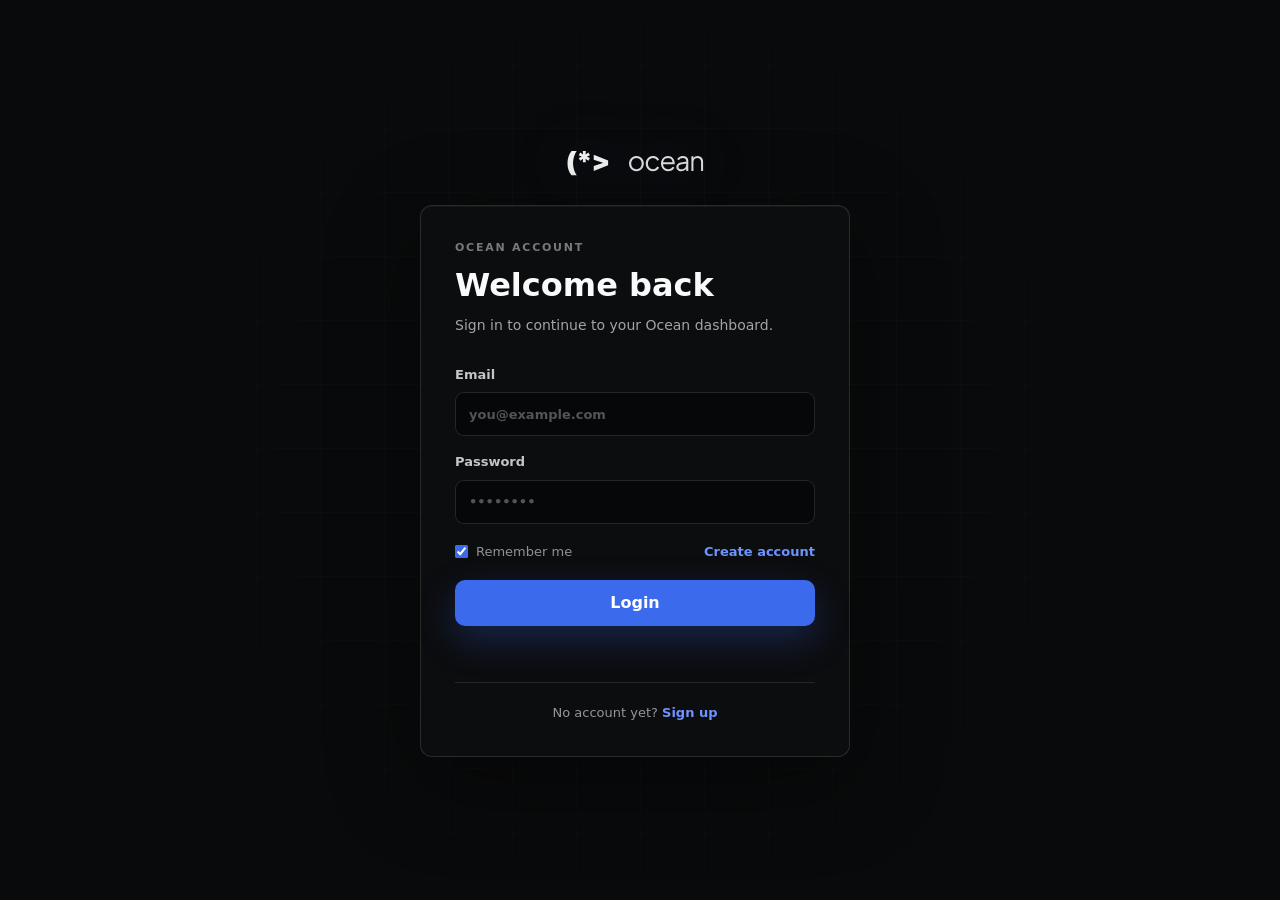
<file: auth/login/index.html>
<!DOCTYPE html>
<html lang="en" translate="no" class="notranslate dark" style="color-scheme: dark;">
<head>
  <meta charset="utf-8">
  <meta name="viewport" content="width=device-width, initial-scale=1, maximum-scale=5, viewport-fit=cover">
  <title>Login - Ocean Anti-Cheat</title>
  <meta name="description" content="Sign in to continue to your Ocean dashboard.">
  <link rel="stylesheet" href="/_next/static/chunks/0yee9rl2ed49n.css">
  <link rel="stylesheet" href="/_next/static/chunks/0_pn-.otylr.d.css">
  <link rel="stylesheet" href="/local-overrides.css">
  <link rel="icon" href="/favicon.ico" sizes="any">
  <style>
    :root { color-scheme: dark; }
    body {
      margin: 0;
      min-height: 100vh;
      background:
        radial-gradient(circle at 50% -10%, rgba(59, 106, 237, .16), transparent 22rem),
        radial-gradient(circle at 14% 82%, rgba(59, 106, 237, .09), transparent 28rem),
        #090a0b;
      color: #fafafa;
      font-family: var(--font-plus-jakarta), Inter, ui-sans-serif, system-ui, -apple-system, BlinkMacSystemFont, "Segoe UI", sans-serif;
    }
    .auth-shell {
      min-height: 100vh;
      display: grid;
      place-items: center;
      padding: 32px 18px;
      position: relative;
      overflow: hidden;
    }
    .auth-shell::before {
      content: "";
      position: absolute;
      inset: 0;
      background-image:
        linear-gradient(rgba(255,255,255,.035) 1px, transparent 1px),
        linear-gradient(90deg, rgba(255,255,255,.035) 1px, transparent 1px);
      background-size: 64px 64px;
      mask-image: radial-gradient(circle at center, black, transparent 76%);
      pointer-events: none;
    }
    .auth-panel {
      width: min(100%, 430px);
      position: relative;
      z-index: 1;
    }
    .auth-brand {
      display: flex;
      align-items: center;
      justify-content: center;
      margin-bottom: 28px;
    }
    .auth-brand img {
      height: 34px;
      width: auto;
      filter: drop-shadow(0 0 28px rgba(59, 106, 237, .28));
    }
    .auth-card {
      border: 1px solid rgba(255,255,255,.12);
      background: rgba(13, 14, 16, .88);
      box-shadow: 0 24px 90px rgba(0,0,0,.42), inset 0 1px 0 rgba(255,255,255,.04);
      backdrop-filter: blur(18px);
      border-radius: 12px;
      padding: 34px;
    }
    .auth-eyebrow {
      margin: 0 0 12px;
      color: rgba(250,250,250,.46);
      font-size: 11px;
      font-weight: 700;
      letter-spacing: .16em;
    }
    .auth-title {
      margin: 0;
      font-size: 32px;
      line-height: 1.08;
      letter-spacing: 0;
      font-weight: 760;
    }
    .auth-copy {
      margin: 12px 0 28px;
      color: rgba(250,250,250,.64);
      font-size: 14px;
      line-height: 1.55;
    }
    .auth-form {
      display: grid;
      gap: 16px;
    }
    .auth-field {
      display: grid;
      gap: 8px;
      color: rgba(250,250,250,.78);
      font-size: 13px;
      font-weight: 600;
    }
    .auth-field input {
      height: 44px;
      border-radius: 9px;
      border: 1px solid rgba(255,255,255,.12);
      background: rgba(5,6,7,.72);
      color: #fafafa;
      padding: 0 13px;
      font: inherit;
      outline: none;
      transition: border-color .18s ease, box-shadow .18s ease, background .18s ease;
    }
    .auth-field input::placeholder { color: rgba(250,250,250,.32); }
    .auth-field input:focus {
      border-color: rgba(59,106,237,.9);
      box-shadow: 0 0 0 4px rgba(59,106,237,.16);
      background: rgba(8,9,11,.94);
    }
    .auth-row {
      display: flex;
      justify-content: space-between;
      gap: 12px;
      align-items: center;
      min-height: 24px;
      color: rgba(250,250,250,.56);
      font-size: 13px;
    }
    .auth-row label {
      display: inline-flex;
      gap: 8px;
      align-items: center;
    }
    .auth-row input { accent-color: #3b6aed; }
    .auth-link {
      color: #6f93ff;
      text-decoration: none;
      font-weight: 650;
    }
    .auth-link:hover { color: #9ab1ff; }
    .auth-submit {
      height: 46px;
      border: 0;
      border-radius: 10px;
      background: #3b6aed;
      color: #fff;
      font-weight: 750;
      cursor: pointer;
      box-shadow: 0 14px 36px rgba(59,106,237,.26);
      transition: transform .18s ease, filter .18s ease;
    }
    .auth-submit:hover { filter: brightness(1.08); }
    .auth-submit:active { transform: translateY(1px); }
    .auth-note {
      margin-top: 22px;
      padding-top: 20px;
      border-top: 1px solid rgba(255,255,255,.1);
      color: rgba(250,250,250,.58);
      text-align: center;
      font-size: 13px;
    }
    .auth-status {
      min-height: 18px;
      color: rgba(250,250,250,.54);
      font-size: 12px;
      text-align: center;
    }
    @media (max-width: 520px) {
      .auth-card { padding: 26px; }
      .auth-title { font-size: 28px; }
    }
  </style>
</head>
<body>
  <script id="local-dark-mode-lock">try{localStorage.setItem('theme','dark');document.documentElement.classList.remove('light');document.documentElement.classList.add('dark');document.documentElement.style.colorScheme='dark'}catch(e){}</script>
  <main class="auth-shell">
    <section class="auth-panel" aria-label="Welcome back">
      <a class="auth-brand" href="/" aria-label="Ocean home">
        <img src="/home/ocean_logosvg.svg" alt="Ocean">
      </a>
      <div class="auth-card">
        <p class="auth-eyebrow">OCEAN ACCOUNT</p>
        <h1 class="auth-title">Welcome back</h1>
        <p class="auth-copy">Sign in to continue to your Ocean dashboard.</p>
        <form class="auth-form" data-auth-form>
          
          <label class="auth-field">
            <span>Email</span>
            <input type="email" name="email" autocomplete="email" placeholder="you@example.com" required>
          </label>
          <label class="auth-field">
            <span>Password</span>
            <input type="password" name="password" autocomplete="current-password" placeholder="••••••••" minlength="6" required>
          </label>
          <div class="auth-row">
            <label><input type="checkbox" checked> Remember me</label>
            <a class="auth-link" href="/auth/register/">Create account</a>
          </div>
          <button class="auth-submit" type="submit">Login</button>
          <div class="auth-status" data-auth-status></div>
        </form>
        <p class="auth-note">No account yet? <a href="/auth/register/" class="auth-link">Sign up</a></p>
      </div>
    </section>
  </main>
  <script>
    document.querySelector('[data-auth-form]').addEventListener('submit', function (event) {
      event.preventDefault();
      var button = event.currentTarget.querySelector('.auth-submit');
      var status = event.currentTarget.querySelector('[data-auth-status]');
      button.textContent = 'Signing in...';
      status.textContent = 'Connecting to Ocean...';
      setTimeout(function () {
        localStorage.setItem('ocean-auth-preview', 'true');
        window.location.href = '/pricing/';
      }, 650);
    });
  </script>
</body>
</html>
</file>
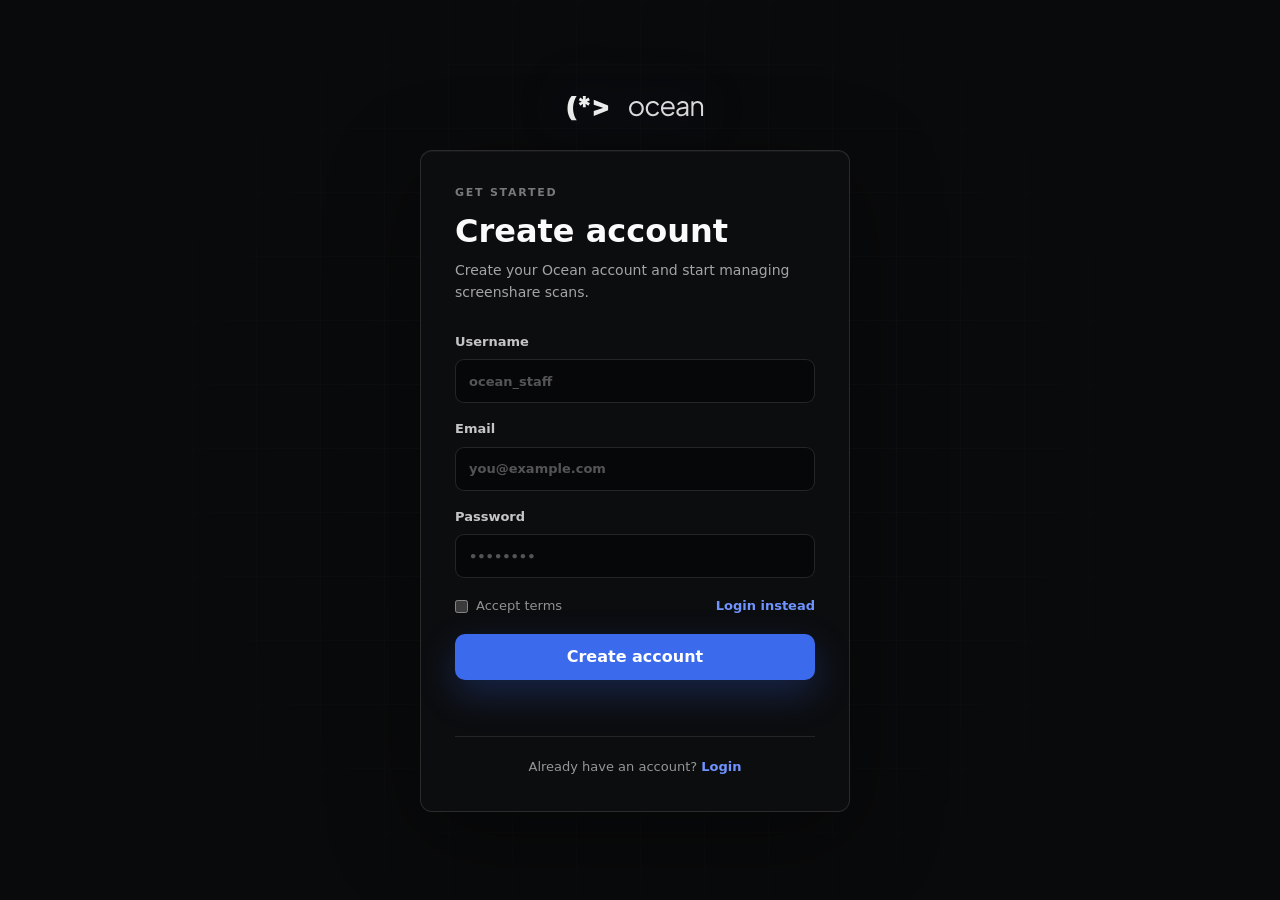
<file: auth/register/index.html>
<!DOCTYPE html>
<html lang="en" translate="no" class="notranslate dark" style="color-scheme: dark;">
<head>
  <meta charset="utf-8">
  <meta name="viewport" content="width=device-width, initial-scale=1, maximum-scale=5, viewport-fit=cover">
  <title>Sign Up - Ocean Anti-Cheat</title>
  <meta name="description" content="Create your Ocean account and start managing screenshare scans.">
  <link rel="stylesheet" href="/_next/static/chunks/0yee9rl2ed49n.css">
  <link rel="stylesheet" href="/_next/static/chunks/0_pn-.otylr.d.css">
  <link rel="stylesheet" href="/local-overrides.css">
  <link rel="icon" href="/favicon.ico" sizes="any">
  <style>
    :root { color-scheme: dark; }
    body {
      margin: 0;
      min-height: 100vh;
      background:
        radial-gradient(circle at 50% -10%, rgba(59, 106, 237, .16), transparent 22rem),
        radial-gradient(circle at 14% 82%, rgba(59, 106, 237, .09), transparent 28rem),
        #090a0b;
      color: #fafafa;
      font-family: var(--font-plus-jakarta), Inter, ui-sans-serif, system-ui, -apple-system, BlinkMacSystemFont, "Segoe UI", sans-serif;
    }
    .auth-shell {
      min-height: 100vh;
      display: grid;
      place-items: center;
      padding: 32px 18px;
      position: relative;
      overflow: hidden;
    }
    .auth-shell::before {
      content: "";
      position: absolute;
      inset: 0;
      background-image:
        linear-gradient(rgba(255,255,255,.035) 1px, transparent 1px),
        linear-gradient(90deg, rgba(255,255,255,.035) 1px, transparent 1px);
      background-size: 64px 64px;
      mask-image: radial-gradient(circle at center, black, transparent 76%);
      pointer-events: none;
    }
    .auth-panel {
      width: min(100%, 430px);
      position: relative;
      z-index: 1;
    }
    .auth-brand {
      display: flex;
      align-items: center;
      justify-content: center;
      margin-bottom: 28px;
    }
    .auth-brand img {
      height: 34px;
      width: auto;
      filter: drop-shadow(0 0 28px rgba(59, 106, 237, .28));
    }
    .auth-card {
      border: 1px solid rgba(255,255,255,.12);
      background: rgba(13, 14, 16, .88);
      box-shadow: 0 24px 90px rgba(0,0,0,.42), inset 0 1px 0 rgba(255,255,255,.04);
      backdrop-filter: blur(18px);
      border-radius: 12px;
      padding: 34px;
    }
    .auth-eyebrow {
      margin: 0 0 12px;
      color: rgba(250,250,250,.46);
      font-size: 11px;
      font-weight: 700;
      letter-spacing: .16em;
    }
    .auth-title {
      margin: 0;
      font-size: 32px;
      line-height: 1.08;
      letter-spacing: 0;
      font-weight: 760;
    }
    .auth-copy {
      margin: 12px 0 28px;
      color: rgba(250,250,250,.64);
      font-size: 14px;
      line-height: 1.55;
    }
    .auth-form {
      display: grid;
      gap: 16px;
    }
    .auth-field {
      display: grid;
      gap: 8px;
      color: rgba(250,250,250,.78);
      font-size: 13px;
      font-weight: 600;
    }
    .auth-field input {
      height: 44px;
      border-radius: 9px;
      border: 1px solid rgba(255,255,255,.12);
      background: rgba(5,6,7,.72);
      color: #fafafa;
      padding: 0 13px;
      font: inherit;
      outline: none;
      transition: border-color .18s ease, box-shadow .18s ease, background .18s ease;
    }
    .auth-field input::placeholder { color: rgba(250,250,250,.32); }
    .auth-field input:focus {
      border-color: rgba(59,106,237,.9);
      box-shadow: 0 0 0 4px rgba(59,106,237,.16);
      background: rgba(8,9,11,.94);
    }
    .auth-row {
      display: flex;
      justify-content: space-between;
      gap: 12px;
      align-items: center;
      min-height: 24px;
      color: rgba(250,250,250,.56);
      font-size: 13px;
    }
    .auth-row label {
      display: inline-flex;
      gap: 8px;
      align-items: center;
    }
    .auth-row input { accent-color: #3b6aed; }
    .auth-link {
      color: #6f93ff;
      text-decoration: none;
      font-weight: 650;
    }
    .auth-link:hover { color: #9ab1ff; }
    .auth-submit {
      height: 46px;
      border: 0;
      border-radius: 10px;
      background: #3b6aed;
      color: #fff;
      font-weight: 750;
      cursor: pointer;
      box-shadow: 0 14px 36px rgba(59,106,237,.26);
      transition: transform .18s ease, filter .18s ease;
    }
    .auth-submit:hover { filter: brightness(1.08); }
    .auth-submit:active { transform: translateY(1px); }
    .auth-note {
      margin-top: 22px;
      padding-top: 20px;
      border-top: 1px solid rgba(255,255,255,.1);
      color: rgba(250,250,250,.58);
      text-align: center;
      font-size: 13px;
    }
    .auth-status {
      min-height: 18px;
      color: rgba(250,250,250,.54);
      font-size: 12px;
      text-align: center;
    }
    @media (max-width: 520px) {
      .auth-card { padding: 26px; }
      .auth-title { font-size: 28px; }
    }
  </style>
</head>
<body>
  <script id="local-dark-mode-lock">try{localStorage.setItem('theme','dark');document.documentElement.classList.remove('light');document.documentElement.classList.add('dark');document.documentElement.style.colorScheme='dark'}catch(e){}</script>
  <main class="auth-shell">
    <section class="auth-panel" aria-label="Create account">
      <a class="auth-brand" href="/" aria-label="Ocean home">
        <img src="/home/ocean_logosvg.svg" alt="Ocean">
      </a>
      <div class="auth-card">
        <p class="auth-eyebrow">GET STARTED</p>
        <h1 class="auth-title">Create account</h1>
        <p class="auth-copy">Create your Ocean account and start managing screenshare scans.</p>
        <form class="auth-form" data-auth-form>
          
            <label class="auth-field">
              <span>Username</span>
              <input name="username" autocomplete="username" placeholder="ocean_staff" required>
            </label>
          <label class="auth-field">
            <span>Email</span>
            <input type="email" name="email" autocomplete="email" placeholder="you@example.com" required>
          </label>
          <label class="auth-field">
            <span>Password</span>
            <input type="password" name="password" autocomplete="new-password" placeholder="••••••••" minlength="6" required>
          </label>
          <div class="auth-row">
            <label><input type="checkbox" > Accept terms</label>
            <a class="auth-link" href="/auth/login/">Login instead</a>
          </div>
          <button class="auth-submit" type="submit">Create account</button>
          <div class="auth-status" data-auth-status></div>
        </form>
        <p class="auth-note">Already have an account? <a href="/auth/login/" class="auth-link">Login</a></p>
      </div>
    </section>
  </main>
  <script>
    document.querySelector('[data-auth-form]').addEventListener('submit', function (event) {
      event.preventDefault();
      var button = event.currentTarget.querySelector('.auth-submit');
      var status = event.currentTarget.querySelector('[data-auth-status]');
      button.textContent = 'Creating account...';
      status.textContent = 'Connecting to Ocean...';
      setTimeout(function () {
        localStorage.setItem('ocean-auth-preview', 'true');
        window.location.href = '/pricing/';
      }, 650);
    });
  </script>
</body>
</html>
</file>
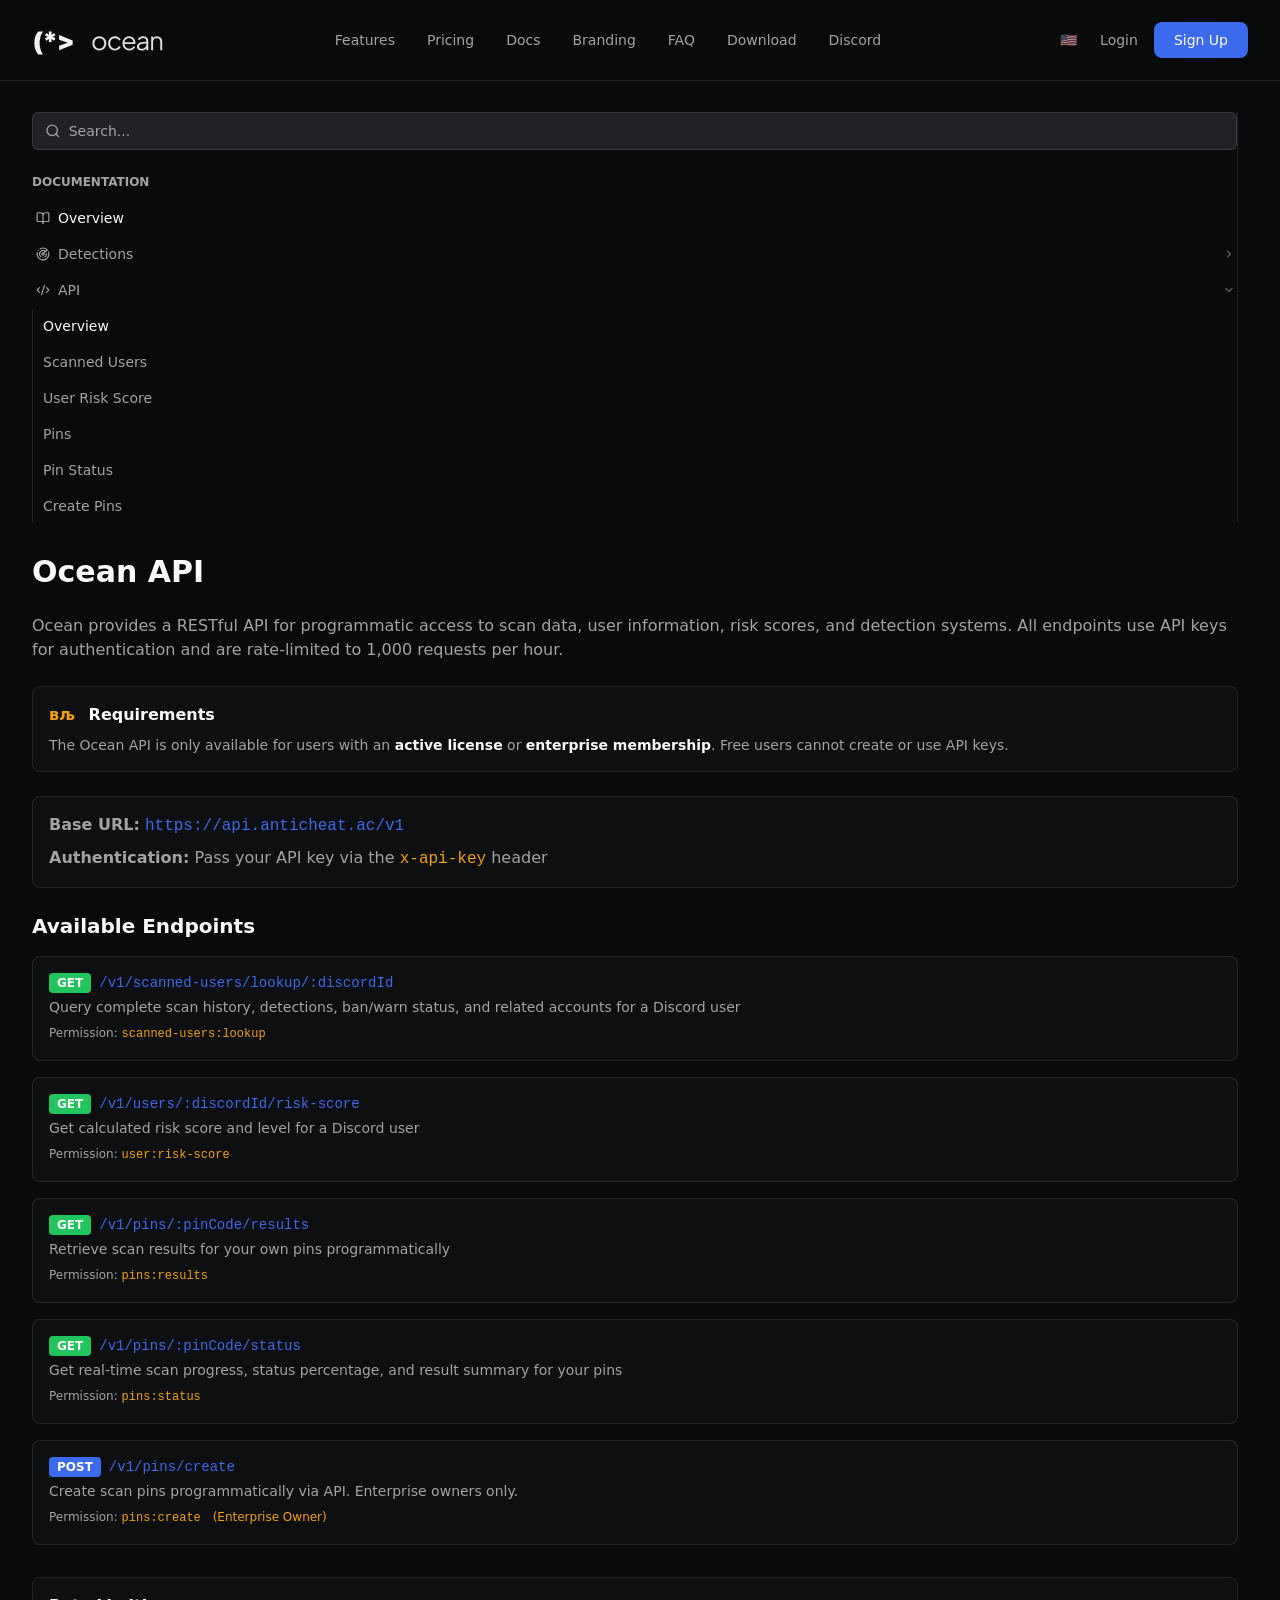
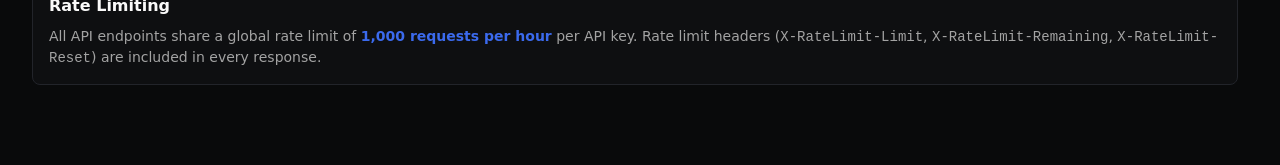
<file: docs/api/index.html>
﻿<!DOCTYPE html><html style="color-scheme: dark;" lang="en" translate="no" class="notranslate dark"><head><meta charSet="utf-8"/><meta name="viewport" content="width=device-width, initial-scale=1, maximum-scale=5, viewport-fit=cover"/><link rel="stylesheet" href="/_next/static/chunks/0yee9rl2ed49n.css" data-precedence="next"/><link rel="stylesheet" href="/_next/static/chunks/0_pn-.otylr.d.css" data-precedence="next"/><meta name="next-size-adjust" content=""/><meta name="google" content="notranslate"/><meta name="theme-color" content="#ffffff" media="(prefers-color-scheme: light)"/><meta name="theme-color" content="#0a0a0a" media="(prefers-color-scheme: dark)"/><title>API Documentation | Ocean Anti-Cheat</title><meta name="description" content="Ocean Anti-Cheat REST API documentation. Endpoints for scans, pins, users, risk scores, and detection data. Rate-limited to 1,000 requests per hour."/><link rel="author" href="https://anticheat.ac"/><meta name="author" content="Ocean Anti-Cheat Team"/><link rel="manifest" href="/manifest.json"/><meta name="keywords" content="anti-cheat,screenshare tool,gaming security,cheat detection,FiveM anti-cheat,Minecraft screenshare,game server security,fair play,anti-hack,gaming integrity,esports security,screenshare software,cheat scanner,game moderation tool"/><meta name="creator" content="Ocean Anti-Cheat"/><meta name="publisher" content="Ocean Gaming Security"/><meta name="robots" content="index, follow"/><meta name="googlebot" content="index, follow, max-video-preview:-1, max-image-preview:large, max-snippet:-1"/><meta name="category" content="technology"/><meta name="classification" content="Gaming Security Software"/><link rel="canonical" href="https://anticheat.ac/docs/api"/><meta name="format-detection" content="telephone=no, address=no, email=no"/><meta name="mobile-web-app-capable" content="yes"/><meta name="apple-mobile-web-app-title" content="Ocean Anti-Cheat"/><link href="/icons/apple-touch-icon.png" rel="apple-touch-startup-image"/><meta name="apple-mobile-web-app-status-bar-style" content="black-translucent"/><meta property="og:title" content="API Documentation | Ocean Anti-Cheat"/><meta property="og:description" content="Ocean Anti-Cheat REST API documentation. Endpoints for scans, pins, users, risk scores, and detection data."/><meta property="og:image" content="https://anticheat.ac/og-image.png"/><meta property="og:image:width" content="1200"/><meta property="og:image:height" content="630"/><meta property="og:image:alt" content="Ocean Anti-Cheat API Docs"/><meta name="twitter:card" content="summary_large_image"/><meta name="twitter:site" content="@oceananticheat"/><meta name="twitter:creator" content="@oceananticheat"/><meta name="twitter:title" content="Ocean Anti-Cheat - Professional Screenshare Tool"/><meta name="twitter:description" content="Professional anti-cheat and screenshare tool for gaming communities. Detect cheaters in 60 seconds with advanced forensic analysis. Trusted by 500+ servers worldwide."/><meta name="twitter:image" content="https://anticheat.ac/og-image.png"/><link rel="shortcut icon" href="/favicon.ico"/><link rel="icon" href="/favicon.ico" sizes="any"/><link rel="icon" href="/icons/icon-192x192.png" sizes="192x192" type="image/png"/><link rel="icon" href="/icons/icon-512x512_rounded.png" sizes="512x512" type="image/png"/><link rel="apple-touch-icon" href="/icons/apple-touch-icon.png" sizes="180x180" type="image/png"/><script id="organization-schema" type="application/ld+json">{"@context":"https://schema.org","@type":"Organization","@id":"https://anticheat.ac/#organization","name":"Ocean Anti-Cheat","url":"https://anticheat.ac","logo":{"@type":"ImageObject","url":"https://anticheat.ac/icons/icon-512x512_rounded.png","width":512,"height":512},"description":"Professional anti-cheat and screenshare tool for gaming communities. Detect cheaters in 60 seconds with advanced forensic analysis. Trusted by 500+ servers worldwide.","foundingDate":"2023","sameAs":["https://discord.anticheat.ac","https://www.youtube.com/@OceanScanner","https://www.tiktok.com/@oceanscanner","https://www.instagram.com/anticheatac/","https://github.com/Ocean-SS-Tool"],"contactPoint":{"@type":"ContactPoint","email":"contact@anticheat.ac","contactType":"customer support"}}</script><script id="website-schema" type="application/ld+json">{"@context":"https://schema.org","@type":"WebSite","@id":"https://anticheat.ac/#website","url":"https://anticheat.ac","name":"Ocean Anti-Cheat","description":"Professional anti-cheat and screenshare tool for gaming communities. Detect cheaters in 60 seconds with advanced forensic analysis. Trusted by 500+ servers worldwide.","publisher":{"@id":"https://anticheat.ac/#organization"},"potentialAction":{"@type":"SearchAction","target":{"@type":"EntryPoint","urlTemplate":"https://anticheat.ac/blog?q={search_term_string}"},"query-input":"required name=search_term_string"}}</script><script id="software-schema" type="application/ld+json">{"@context":"https://schema.org","@type":"SoftwareApplication","@id":"https://anticheat.ac/#software","name":"Ocean Anti-Cheat Scanner","description":"Professional screenshare and cheat detection tool for gaming communities. Scan suspects in 60 seconds with advanced forensic analysis.","applicationCategory":"SecurityApplication","operatingSystem":"Windows 7, Windows 8, Windows 10, Windows 11, Linux","offers":{"@type":"Offer","price":"0","priceCurrency":"USD","description":"Free tier available","availability":"https://schema.org/InStock"},"featureList":["Advanced cheat detection","60-second scan time","Military-grade encryption","Real-time threat detection","Custom detection rules","Multi-game support"],"screenshot":"https://anticheat.ac/home/dashboard.png","softwareVersion":"2.0","author":{"@id":"https://anticheat.ac/#organization"}}</script><meta name="sentry-trace" content="e57ecd1a69f84a04765f07f5e7dbe5f0-d631004bfec6c202-0"/><meta name="baggage" content="sentry-environment=production,sentry-release=cfee69970c332b665319d160bc4758460f1b9733,sentry-public_key=4f899df9bed5473fee87dc1edca64569,sentry-trace_id=e57ecd1a69f84a04765f07f5e7dbe5f0,sentry-org_id=4510408919154688,sentry-sampled=false,sentry-sample_rand=0.8213811236248778,sentry-sample_rate=0"/><link rel=stylesheet href=/local-overrides.css></head><body class="geist_9c1fd2b9-module__We3PEq__variable geist_mono_c932d54b-module__LyTxPG__variable plus_jakarta_sans_7e9f5581-module__y56v-q__variable"><script id="local-dark-mode-lock">try{localStorage.setItem('theme','dark');document.documentElement.classList.remove('light');document.documentElement.classList.add('dark');document.documentElement.style.colorScheme='dark'}catch(e){}</script><div hidden=""><!--$--><!--/$--></div><a href="#main-content" class="sr-only focus:not-sr-only focus:fixed focus:top-4 focus:left-4 focus:z-9999 focus:rounded-md focus:bg-background focus:px-4 focus:py-2 focus:text-sm focus:font-medium focus:text-foreground focus:ring-2 focus:ring-brand/20 focus:ring-offset-2 focus:outline-none">Skip to main content</a><!--$--><!--$--><!--/$--><!--/$--><div id="main-content" tabindex="-1" class="min-h-screen bg-background"><script type="application/ld+json">{"@context":"https://schema.org","@type":"BreadcrumbList","itemListElement":[{"@type":"ListItem","position":1,"name":"Home","item":"https://anticheat.ac"},{"@type":"ListItem","position":2,"name":"Docs","item":"https://anticheat.ac/docs"},{"@type":"ListItem","position":3,"name":"Api","item":"https://anticheat.ac/docs/api"}]}</script><div class="relative min-h-screen bg-background"><div id="navBarStick" class="fixed top-0 left-0 w-full z-[100] transition-all duration-300 pt-safe border-b border-transparent bg-transparent"><nav aria-label="Main navigation" class="w-full mx-auto container px-4 sm:px-6 lg:px-8"><div class="flex items-center justify-between h-20"><div class="flex-shrink-0"><a href="/"><img alt="Ocean Logo" width="120" height="32" decoding="async" data-nimg="1" class="h-8 w-auto" style="color:transparent" src="/home/ocean_logosvg.svg"/></a></div><div class="hidden lg:block"><div class="flex items-center space-x-8"><a href="#features" class="text-sm text-muted-foreground hover:text-foreground transition duration-300">Features</a><a class="text-sm text-muted-foreground hover:text-foreground transition duration-300" href="/pricing">Pricing</a><a class="text-sm text-muted-foreground hover:text-foreground transition duration-300" href="/docs">Docs</a><a class="text-sm text-muted-foreground hover:text-foreground transition duration-300" href="/branding">Branding</a><a href="#faq" class="text-sm text-muted-foreground hover:text-foreground transition duration-300">FAQ</a><a class="text-sm text-muted-foreground hover:text-foreground transition duration-300" href="/downloads">Download</a><a href="https://discord.anticheat.ac/" target="_blank" rel="noopener noreferrer" class="text-sm text-muted-foreground hover:text-foreground transition duration-300">Discord<span class="sr-only"> (opens in new tab)</span></a></div></div><div class="hidden lg:flex items-center space-x-4"><button class="inline-flex items-center justify-center gap-2 whitespace-nowrap text-[13px] font-medium transition-all duration-200 ease-out focus-visible:outline-none focus-visible:ring-2 focus-visible:ring-brand/30 focus-visible:ring-offset-0 disabled:pointer-events-none disabled:opacity-50 [&amp;_svg]:pointer-events-none [&amp;_svg]:size-4 [&amp;_svg]:shrink-0 active:scale-[0.98] cursor-pointer select-none hover:bg-muted/40 hover:text-foreground text-foreground/60 h-8 w-8 rounded-md" aria-label="Change language" type="button" id="radix-_R_5lknpfcqlb_" aria-haspopup="menu" aria-expanded="false" data-state="closed"><span class="text-sm">🇺🇸</span></button><a class="text-sm text-muted-foreground hover:text-foreground transition duration-300" href="/auth/login">Login</a><a class="bg-brand text-brand-foreground px-5 py-2 rounded-lg text-sm hover:bg-brand/90 transition duration-300" href="/auth/register">Sign Up</a></div><div class="lg:hidden"><button class="text-muted-foreground hover:text-foreground focus:outline-none focus:text-foreground p-2" aria-label="Toggle menu" aria-expanded="false"><svg xmlns="http://www.w3.org/2000/svg" width="24" height="24" viewBox="0 0 24 24" fill="none" stroke="currentColor" stroke-width="2" stroke-linecap="round" stroke-linejoin="round" class="lucide lucide-menu h-6 w-6" aria-hidden="true"><path d="M4 5h16"></path><path d="M4 12h16"></path><path d="M4 19h16"></path></svg></button></div></div></nav></div><div class="lg:hidden fixed right-0 top-0 h-full w-[280px] bg-card z-[101] transform transition-transform duration-300 ease-in-out safe-area-all translate-x-full"><div class="flex flex-col h-full"><div class="flex items-center justify-between p-4 pt-safe border-b border-border"><a href="/"><img alt="Ocean Logo" loading="lazy" width="100" height="32" decoding="async" data-nimg="1" class="h-8 w-auto" style="color:transparent" src="/home/ocean_logosvg.svg"/></a><button class="text-muted-foreground hover:text-foreground p-2" aria-label="Close menu"><svg xmlns="http://www.w3.org/2000/svg" width="24" height="24" viewBox="0 0 24 24" fill="none" stroke="currentColor" stroke-width="2" stroke-linecap="round" stroke-linejoin="round" class="lucide lucide-x h-6 w-6" aria-hidden="true"><path d="M18 6 6 18"></path><path d="m6 6 12 12"></path></svg></button></div><div class="flex-1 overflow-y-auto"><div class="px-4 py-6 space-y-1"><a href="#features" class="block px-3 py-3 text-base text-muted-foreground hover:text-foreground hover:bg-brand/8 rounded-lg transition duration-300">Features</a><a class="block px-3 py-3 text-base text-muted-foreground hover:text-foreground hover:bg-brand/8 rounded-lg transition duration-300" href="/pricing">Pricing</a><a class="block px-3 py-3 text-base text-muted-foreground hover:text-foreground hover:bg-brand/8 rounded-lg transition duration-300" href="/docs">Docs</a><a class="block px-3 py-3 text-base text-muted-foreground hover:text-foreground hover:bg-brand/8 rounded-lg transition duration-300" href="/branding">Branding</a><a href="#faq" class="block px-3 py-3 text-base text-muted-foreground hover:text-foreground hover:bg-brand/8 rounded-lg transition duration-300">FAQ</a><a href="#download" class="block px-3 py-3 text-base text-muted-foreground hover:text-foreground hover:bg-brand/8 rounded-lg transition duration-300">Download</a><a href="https://discord.anticheat.ac/" target="_blank" rel="noopener noreferrer" class="block px-3 py-3 text-base text-muted-foreground hover:text-foreground hover:bg-brand/8 rounded-lg transition duration-300">Discord</a></div></div><div class="border-t border-border p-4 space-y-3"><a class="block w-full text-center px-4 py-3 text-base text-muted-foreground border border-border rounded-lg hover:text-foreground hover:border-foreground/50 transition duration-300" href="/auth/login">Login</a><a class="block w-full text-center px-4 py-3 text-base bg-brand text-brand-foreground rounded-lg hover:bg-brand/90 transition duration-300" href="/auth/register">Sign Up</a></div></div></div><div class="container mx-auto px-4 sm:px-6 lg:px-8 pt-28 pb-20"><div class="grid grid-cols-1 lg:grid-cols-[260px_minmax(0,1fr)] gap-8"><aside aria-label="Documentation sidebar" class="lg:border-r lg:border-border lg:pr-6"><button type="button" aria-expanded="false" class="mb-4 flex w-full items-center justify-between rounded-md border border-border bg-card px-4 py-2.5 text-sm font-medium lg:hidden"><span>Documentation menu</span><svg xmlns="http://www.w3.org/2000/svg" width="24" height="24" viewBox="0 0 24 24" fill="none" stroke="currentColor" stroke-width="2" stroke-linecap="round" stroke-linejoin="round" class="lucide lucide-chevron-right h-4 w-4" aria-hidden="true"><path d="m9 18 6-6-6-6"></path></svg></button><div class="hidden space-y-6 text-sm lg:block"><div class="relative"><div class="flex items-center gap-2 rounded-md bg-muted border border-border px-3 py-2"><svg xmlns="http://www.w3.org/2000/svg" width="24" height="24" viewBox="0 0 24 24" fill="none" stroke="currentColor" stroke-width="2" stroke-linecap="round" stroke-linejoin="round" class="lucide lucide-search w-4 h-4 text-muted-foreground" aria-hidden="true"><path d="m21 21-4.34-4.34"></path><circle cx="11" cy="11" r="8"></circle></svg><input placeholder="Search..." class="bg-transparent outline-none w-full text-sm text-foreground placeholder:text-muted-foreground" value=""/></div></div><div><div class="mb-3 text-xs font-semibold tracking-[0.16em] text-muted-foreground uppercase">Documentation</div><div class="space-y-1"><div><div class="flex items-center justify-between py-1.5 text-sm text-foreground font-medium" style="padding-left:4px"><a class="flex-1 flex items-center gap-2 truncate" href="/docs"><span class="shrink-0 text-muted-foreground"><svg xmlns="http://www.w3.org/2000/svg" width="24" height="24" viewBox="0 0 24 24" fill="none" stroke="currentColor" stroke-width="2" stroke-linecap="round" stroke-linejoin="round" class="lucide lucide-book-open h-3.5 w-3.5" aria-hidden="true"><path d="M12 7v14"></path><path d="M3 18a1 1 0 0 1-1-1V4a1 1 0 0 1 1-1h5a4 4 0 0 1 4 4 4 4 0 0 1 4-4h5a1 1 0 0 1 1 1v13a1 1 0 0 1-1 1h-6a3 3 0 0 0-3 3 3 3 0 0 0-3-3z"></path></svg></span><span class="truncate">Overview</span></a></div></div><div><div class="flex items-center justify-between py-1.5 text-sm text-muted-foreground hover:text-foreground transition-colors" style="padding-left:4px"><span class="flex-1 flex items-center gap-2 truncate cursor-default"><span class="shrink-0 text-muted-foreground"><svg xmlns="http://www.w3.org/2000/svg" width="24" height="24" viewBox="0 0 24 24" fill="none" stroke="currentColor" stroke-width="2" stroke-linecap="round" stroke-linejoin="round" class="lucide lucide-radar h-3.5 w-3.5" aria-hidden="true"><path d="M19.07 4.93A10 10 0 0 0 6.99 3.34"></path><path d="M4 6h.01"></path><path d="M2.29 9.62A10 10 0 1 0 21.31 8.35"></path><path d="M16.24 7.76A6 6 0 1 0 8.23 16.67"></path><path d="M12 18h.01"></path><path d="M17.99 11.66A6 6 0 0 1 15.77 16.67"></path><circle cx="12" cy="12" r="2"></circle><path d="m13.41 10.59 5.66-5.66"></path></svg></span><span class="truncate">Detections</span></span><button type="button" class="ml-2 flex h-4 w-4 items-center justify-center text-muted-foreground hover:text-foreground"><svg xmlns="http://www.w3.org/2000/svg" width="24" height="24" viewBox="0 0 24 24" fill="none" stroke="currentColor" stroke-width="2" stroke-linecap="round" stroke-linejoin="round" class="lucide lucide-chevron-right h-3 w-3" aria-hidden="true"><path d="m9 18 6-6-6-6"></path></svg></button></div></div><div><div class="flex items-center justify-between py-1.5 text-sm text-muted-foreground hover:text-foreground transition-colors" style="padding-left:4px"><span class="flex-1 flex items-center gap-2 truncate cursor-default"><span class="shrink-0 text-muted-foreground"><svg xmlns="http://www.w3.org/2000/svg" width="24" height="24" viewBox="0 0 24 24" fill="none" stroke="currentColor" stroke-width="2" stroke-linecap="round" stroke-linejoin="round" class="lucide lucide-code-xml h-3.5 w-3.5" aria-hidden="true"><path d="m18 16 4-4-4-4"></path><path d="m6 8-4 4 4 4"></path><path d="m14.5 4-5 16"></path></svg></span><span class="truncate">API</span></span><button type="button" class="ml-2 flex h-4 w-4 items-center justify-center text-muted-foreground hover:text-foreground"><svg xmlns="http://www.w3.org/2000/svg" width="24" height="24" viewBox="0 0 24 24" fill="none" stroke="currentColor" stroke-width="2" stroke-linecap="round" stroke-linejoin="round" class="lucide lucide-chevron-down h-3 w-3" aria-hidden="true"><path d="m6 9 6 6 6-6"></path></svg></button></div><div class="mt-1 space-y-1 border-l border-border ml-[1px]"><div><div class="flex items-center justify-between py-1.5 text-sm text-foreground font-medium" style="padding-left:10px"><a class="flex-1 flex items-center gap-2 truncate" href="/docs/api"><span class="truncate">Overview</span></a></div></div><div><div class="flex items-center justify-between py-1.5 text-sm text-muted-foreground hover:text-foreground transition-colors" style="padding-left:10px"><a class="flex-1 flex items-center gap-2 truncate" href="/docs/api/scanned-users"><span class="truncate">Scanned Users</span></a></div></div><div><div class="flex items-center justify-between py-1.5 text-sm text-muted-foreground hover:text-foreground transition-colors" style="padding-left:10px"><a class="flex-1 flex items-center gap-2 truncate" href="/docs/api/user-risk-score"><span class="truncate">User Risk Score</span></a></div></div><div><div class="flex items-center justify-between py-1.5 text-sm text-muted-foreground hover:text-foreground transition-colors" style="padding-left:10px"><a class="flex-1 flex items-center gap-2 truncate" href="/docs/api/pins"><span class="truncate">Pins</span></a></div></div><div><div class="flex items-center justify-between py-1.5 text-sm text-muted-foreground hover:text-foreground transition-colors" style="padding-left:10px"><a class="flex-1 flex items-center gap-2 truncate" href="/docs/api/pin-status"><span class="truncate">Pin Status</span></a></div></div><div><div class="flex items-center justify-between py-1.5 text-sm text-muted-foreground hover:text-foreground transition-colors" style="padding-left:10px"><a class="flex-1 flex items-center gap-2 truncate" href="/docs/api/pins-create"><span class="truncate">Create Pins</span></a></div></div></div></div></div></div></div></aside><div class="min-w-0"><!--$?--><template id="B:0"></template><div class="container mx-auto p-6"><div class="flex gap-8"><aside class="hidden lg:block w-64 space-y-4"><div class="animate-pulse rounded-lg bg-muted/40 h-6 w-32"></div><div class="space-y-2"><div class="animate-pulse rounded-lg bg-muted/40 h-8 w-full"></div><div class="animate-pulse rounded-lg bg-muted/40 h-8 w-full"></div><div class="animate-pulse rounded-lg bg-muted/40 h-8 w-full"></div><div class="animate-pulse rounded-lg bg-muted/40 h-8 w-full"></div><div class="animate-pulse rounded-lg bg-muted/40 h-8 w-full"></div><div class="animate-pulse rounded-lg bg-muted/40 h-8 w-full"></div><div class="animate-pulse rounded-lg bg-muted/40 h-8 w-full"></div><div class="animate-pulse rounded-lg bg-muted/40 h-8 w-full"></div></div></aside><main class="flex-1 space-y-6"><div class="animate-pulse rounded-lg bg-muted/40 h-10 w-3/4"></div><div class="animate-pulse rounded-lg bg-muted/40 h-4 w-full"></div><div class="animate-pulse rounded-lg bg-muted/40 h-4 w-5/6"></div><div class="space-y-4 mt-8"><div class="animate-pulse rounded-lg bg-muted/40 h-6 w-48"></div><div class="animate-pulse rounded-lg bg-muted/40 h-4 w-full"></div><div class="animate-pulse rounded-lg bg-muted/40 h-4 w-full"></div><div class="animate-pulse rounded-lg bg-muted/40 h-4 w-3/4"></div></div><div class="space-y-4"><div class="animate-pulse rounded-lg bg-muted/40 h-6 w-40"></div><div class="animate-pulse bg-muted/40 h-32 w-full rounded-lg"></div></div></main></div></div><!--/$--></div></div></div></div></div><div role="region" aria-label="Notifications (F8)" tabindex="-1" style="pointer-events:none"><ol tabindex="-1" class="fixed bottom-4 right-4 z-[100] flex max-h-screen flex-col gap-3 w-[380px] max-w-[calc(100vw-2rem)]"></ol></div><div hidden id="S:0"><div class="space-y-16"><section id="api" class="scroll-mt-20"><h1 class="text-3xl sm:text-4xl font-bold text-foreground mb-6">Ocean API</h1><div class="space-y-4"><p class="text-muted-foreground mb-6">Ocean provides a RESTful API for programmatic access to scan data, user information, risk scores, and detection systems. All endpoints use API keys for authentication and are rate-limited to 1,000 requests per hour.</p><div class="p-4 mb-6 bg-card border border-warning rounded-lg"><h3 class="text-foreground font-semibold mb-2 flex items-center gap-2"><span class="text-warning">вљ </span> Requirements</h3><p class="text-muted-foreground text-sm">The Ocean API is only available for users with an <strong class="text-foreground">active license</strong> or <strong class="text-foreground">enterprise membership</strong>. Free users cannot create or use API keys.</p></div><div class="p-4 mb-6 bg-card border border-border rounded-lg"><p class="text-muted-foreground"><strong>Base URL:</strong> <code class="text-brand">https://api.anticheat.ac/v1</code></p><p class="text-muted-foreground mt-2"><strong>Authentication:</strong> Pass your API key via the <code class="text-warning">x-api-key</code> header</p></div><h2 class="text-xl font-semibold text-foreground mb-4">Available Endpoints</h2><div class="grid gap-4"><a class="block p-4 bg-card border border-border rounded-lg hover:border-brand transition-colors" href="/docs/api/scanned-users"><div class="flex items-center gap-2 mb-1"><span class="px-2 py-0.5 bg-success text-foreground text-xs font-bold rounded">GET</span><code class="text-brand text-sm">/v1/scanned-users/lookup/:discordId</code></div><p class="text-muted-foreground text-sm mt-1">Query complete scan history, detections, ban/warn status, and related accounts for a Discord user</p><span class="text-xs text-muted-foreground mt-2 inline-block">Permission: <code class="text-warning">scanned-users:lookup</code></span></a><a class="block p-4 bg-card border border-border rounded-lg hover:border-brand transition-colors" href="/docs/api/user-risk-score"><div class="flex items-center gap-2 mb-1"><span class="px-2 py-0.5 bg-success text-foreground text-xs font-bold rounded">GET</span><code class="text-brand text-sm">/v1/users/:discordId/risk-score</code></div><p class="text-muted-foreground text-sm mt-1">Get calculated risk score and level for a Discord user</p><span class="text-xs text-muted-foreground mt-2 inline-block">Permission: <code class="text-warning">user:risk-score</code></span></a><a class="block p-4 bg-card border border-border rounded-lg hover:border-brand transition-colors" href="/docs/api/pins"><div class="flex items-center gap-2 mb-1"><span class="px-2 py-0.5 bg-success text-foreground text-xs font-bold rounded">GET</span><code class="text-brand text-sm">/v1/pins/:pinCode/results</code></div><p class="text-muted-foreground text-sm mt-1">Retrieve scan results for your own pins programmatically</p><span class="text-xs text-muted-foreground mt-2 inline-block">Permission: <code class="text-warning">pins:results</code></span></a><a class="block p-4 bg-card border border-border rounded-lg hover:border-brand transition-colors" href="/docs/api/pin-status"><div class="flex items-center gap-2 mb-1"><span class="px-2 py-0.5 bg-success text-foreground text-xs font-bold rounded">GET</span><code class="text-brand text-sm">/v1/pins/:pinCode/status</code></div><p class="text-muted-foreground text-sm mt-1">Get real-time scan progress, status percentage, and result summary for your pins</p><span class="text-xs text-muted-foreground mt-2 inline-block">Permission: <code class="text-warning">pins:status</code></span></a><a class="block p-4 bg-card border border-border rounded-lg hover:border-brand transition-colors" href="/docs/api/pins-create"><div class="flex items-center gap-2 mb-1"><span class="px-2 py-0.5 bg-brand text-foreground text-xs font-bold rounded">POST</span><code class="text-brand text-sm">/v1/pins/create</code></div><p class="text-muted-foreground text-sm mt-1">Create scan pins programmatically via API. Enterprise owners only.</p><span class="text-xs text-muted-foreground mt-2 inline-block">Permission: <code class="text-warning">pins:create</code> <span class="ml-2 text-warning">(Enterprise Owner)</span></span></a></div><div class="mt-8 p-4 bg-card border border-brand rounded-lg"><p class="text-foreground font-semibold mb-2">Rate Limiting</p><p class="text-muted-foreground text-sm">All API endpoints share a global rate limit of <strong class="text-brand">1,000 requests per hour</strong> per API key. Rate limit headers (<code>X-RateLimit-Limit</code>, <code>X-RateLimit-Remaining</code>, <code>X-RateLimit-Reset</code>) are included in every response.</p></div></div></section></div><!--$--><!--/$--></div><script src="/local-stream-restore.js"></script></body></html>
</file>
<file: _next/static/chunks/0yee9rl2ed49n.css>
@layer properties{@supports (((-webkit-hyphens:none)) and (not (margin-trim:inline))) or ((-moz-orient:inline) and (not (color:rgb(from red r g b)))){*,:before,:after,::backdrop{--tw-translate-x:0;--tw-translate-y:0;--tw-translate-z:0;--tw-scale-x:1;--tw-scale-y:1;--tw-scale-z:1;--tw-rotate-x:initial;--tw-rotate-y:initial;--tw-rotate-z:initial;--tw-skew-x:initial;--tw-skew-y:initial;--tw-pan-x:initial;--tw-pan-y:initial;--tw-pinch-zoom:initial;--tw-space-y-reverse:0;--tw-space-x-reverse:0;--tw-divide-y-reverse:0;--tw-border-style:solid;--tw-gradient-position:initial;--tw-gradient-from:#0000;--tw-gradient-via:#0000;--tw-gradient-to:#0000;--tw-gradient-stops:initial;--tw-gradient-via-stops:initial;--tw-gradient-from-position:0%;--tw-gradient-via-position:50%;--tw-gradient-to-position:100%;--tw-leading:initial;--tw-font-weight:initial;--tw-tracking:initial;--tw-ordinal:initial;--tw-slashed-zero:initial;--tw-numeric-figure:initial;--tw-numeric-spacing:initial;--tw-numeric-fraction:initial;--tw-shadow:0 0 #0000;--tw-shadow-color:initial;--tw-shadow-alpha:100%;--tw-inset-shadow:0 0 #0000;--tw-inset-shadow-color:initial;--tw-inset-shadow-alpha:100%;--tw-ring-color:initial;--tw-ring-shadow:0 0 #0000;--tw-inset-ring-color:initial;--tw-inset-ring-shadow:0 0 #0000;--tw-ring-inset:initial;--tw-ring-offset-width:0px;--tw-ring-offset-color:#fff;--tw-ring-offset-shadow:0 0 #0000;--tw-outline-style:solid;--tw-blur:initial;--tw-brightness:initial;--tw-contrast:initial;--tw-grayscale:initial;--tw-hue-rotate:initial;--tw-invert:initial;--tw-opacity:initial;--tw-saturate:initial;--tw-sepia:initial;--tw-drop-shadow:initial;--tw-drop-shadow-color:initial;--tw-drop-shadow-alpha:100%;--tw-drop-shadow-size:initial;--tw-backdrop-blur:initial;--tw-backdrop-brightness:initial;--tw-backdrop-contrast:initial;--tw-backdrop-grayscale:initial;--tw-backdrop-hue-rotate:initial;--tw-backdrop-invert:initial;--tw-backdrop-opacity:initial;--tw-backdrop-saturate:initial;--tw-backdrop-sepia:initial;--tw-duration:initial;--tw-ease:initial;--tw-content:"";--tw-divide-x-reverse:0}}}@layer theme{:root,:host{--font-sans:ui-sans-serif, system-ui, sans-serif, "Apple Color Emoji", "Segoe UI Emoji", "Segoe UI Symbol", "Noto Color Emoji";--font-mono:ui-monospace, SFMono-Regular, Menlo, Monaco, Consolas, "Liberation Mono", "Courier New", monospace;--color-red-400:#ff6568;--color-red-500:#fb2c36;--color-red-600:#e40014;--color-orange-50:#fff7ed;--color-orange-200:#ffd7a8;--color-orange-300:#ffb96d;--color-orange-400:#ff8b1a;--color-orange-500:#fe6e00;--color-orange-600:#f05100;--color-orange-700:#c53c00;--color-amber-50:#fffbeb;--color-amber-200:#fee685;--color-amber-400:#fcbb00;--color-amber-800:#953d00;--color-amber-950:#461901;--color-yellow-400:#fac800;--color-yellow-500:#edb200;--color-green-400:#05df72;--color-green-500:#00c758;--color-green-600:#00a544;--color-emerald-300:#5ee9b5;--color-emerald-500:#00bb7f;--color-emerald-700:#007956;--color-teal-600:#009588;--color-cyan-500:#00b7d7;--color-sky-400:#00bcfe;--color-sky-500:#00a5ef;--color-blue-400:#54a2ff;--color-blue-500:#3080ff;--color-blue-600:#155dfc;--color-indigo-400:#7d87ff;--color-indigo-500:#625fff;--color-violet-400:#a685ff;--color-violet-500:#8d54ff;--color-purple-400:#c07eff;--color-purple-500:#ac4bff;--color-purple-600:#9810fa;--color-pink-500:#f6339a;--color-rose-400:#ff667f;--color-rose-600:#e70044;--color-gray-500:#6a7282;--color-gray-600:#4a5565;--color-zinc-200:#e4e4e7;--color-zinc-300:#d4d4d8;--color-zinc-400:#9f9fa9;--color-zinc-500:#71717b;--color-zinc-600:#52525c;--color-zinc-900:#18181b;--color-neutral-200:#e5e5e5;--color-neutral-300:#d4d4d4;--color-neutral-400:#a1a1a1;--color-neutral-500:#737373;--color-neutral-600:#525252;--color-black:#000;--color-white:#fff;--spacing:.25rem;--breakpoint-xl:80rem;--container-xs:20rem;--container-sm:24rem;--container-md:28rem;--container-lg:32rem;--container-xl:36rem;--container-2xl:42rem;--container-3xl:48rem;--container-4xl:56rem;--container-5xl:64rem;--container-6xl:72rem;--container-7xl:80rem;--text-xs:.75rem;--text-xs--line-height:calc(1 / .75);--text-sm:.875rem;--text-sm--line-height:calc(1.25 / .875);--text-base:1rem;--text-base--line-height:calc(1.5 / 1);--text-lg:1.125rem;--text-lg--line-height:calc(1.75 / 1.125);--text-xl:1.25rem;--text-xl--line-height:calc(1.75 / 1.25);--text-2xl:1.5rem;--text-2xl--line-height:calc(2 / 1.5);--text-3xl:1.875rem;--text-3xl--line-height:calc(2.25 / 1.875);--text-4xl:2.25rem;--text-4xl--line-height:calc(2.5 / 2.25);--text-5xl:3rem;--text-5xl--line-height:1;--text-6xl:3.75rem;--text-6xl--line-height:1;--text-7xl:4.5rem;--text-7xl--line-height:1;--text-8xl:6rem;--text-8xl--line-height:1;--font-weight-light:300;--font-weight-normal:400;--font-weight-medium:500;--font-weight-semibold:600;--font-weight-bold:700;--font-weight-extrabold:800;--font-weight-black:900;--tracking-tighter:-.05em;--tracking-tight:-.025em;--tracking-normal:0em;--tracking-wide:.025em;--tracking-wider:.05em;--tracking-widest:.1em;--leading-tight:1.25;--leading-snug:1.375;--leading-relaxed:1.625;--radius-sm:calc(var(--radius) - 4px);--radius-md:calc(var(--radius) - 2px);--radius-lg:var(--radius);--radius-xl:.75rem;--radius-2xl:1rem;--drop-shadow-md:0 3px 3px #0000001f;--drop-shadow-lg:0 4px 4px #00000026;--drop-shadow-2xl:0 25px 25px #00000026;--ease-in:cubic-bezier(.4, 0, 1, 1);--ease-out:cubic-bezier(0, 0, .2, 1);--ease-in-out:cubic-bezier(.4, 0, .2, 1);--animate-spin:spin 1s linear infinite;--animate-pulse:pulse 2s cubic-bezier(.4, 0, .6, 1) infinite;--animate-bounce:bounce 1s infinite;--blur-sm:8px;--blur-md:12px;--blur-lg:16px;--blur-xl:24px;--blur-3xl:64px;--aspect-video:16 / 9;--default-transition-duration:.15s;--default-transition-timing-function:cubic-bezier(.4, 0, .2, 1);--default-font-family:var(--font-sans);--default-mono-font-family:var(--font-mono);--color-background:hsl(var(--background));--color-foreground:hsl(var(--foreground));--color-card:hsl(var(--card));--color-card-foreground:hsl(var(--card-foreground));--color-popover:hsl(var(--popover));--color-popover-foreground:hsl(var(--popover-foreground));--color-primary:hsl(var(--primary));--color-primary-foreground:hsl(var(--primary-foreground));--color-secondary:hsl(var(--secondary));--color-secondary-foreground:hsl(var(--secondary-foreground));--color-muted:hsl(var(--muted));--color-muted-foreground:hsl(var(--muted-foreground));--color-accent:hsl(var(--accent));--color-accent-foreground:hsl(var(--accent-foreground));--color-destructive:hsl(var(--destructive));--color-destructive-foreground:hsl(var(--destructive-foreground));--color-border:hsl(var(--border));--color-input:hsl(var(--input));--color-ring:hsl(var(--ring));--color-success:hsl(var(--success));--color-success-foreground:hsl(var(--success-foreground));--color-warning:hsl(var(--warning));--color-warning-foreground:hsl(var(--warning-foreground));--color-info:hsl(var(--info));--color-brand:hsl(var(--brand));--color-brand-foreground:hsl(var(--brand-foreground));--color-sidebar:hsl(var(--sidebar-background));--color-sidebar-foreground:hsl(var(--sidebar-foreground));--color-sidebar-accent:hsl(var(--sidebar-accent));--color-sidebar-accent-foreground:hsl(var(--sidebar-accent-foreground));--color-sidebar-border:hsl(var(--sidebar-border));--color-sidebar-ring:hsl(var(--sidebar-ring));--animate-accordion-down:accordion-down .2s ease-out;--animate-accordion-up:accordion-up .2s ease-out;--animate-in:enter .15s ease-out;--animate-out:exit .15s ease-in}@supports (color:lab(0% 0 0)){:root,:host{--color-red-400:lab(63.7053% 60.745 31.3109);--color-red-500:lab(55.4814% 75.0732 48.8528);--color-red-600:lab(48.4493% 77.4328 61.5452);--color-orange-50:lab(97.7008% 1.53735 5.90649);--color-orange-200:lab(88.4871% 9.94918 28.8378);--color-orange-300:lab(80.8059% 21.7313 50.4455);--color-orange-400:lab(70.0429% 42.5156 75.8207);--color-orange-500:lab(64.272% 57.1788 90.3583);--color-orange-600:lab(57.1026% 64.2584 89.8886);--color-orange-700:lab(46.4615% 57.7275 70.8507);--color-amber-50:lab(98.6252% -.635922 8.42309);--color-amber-200:lab(91.7203% -.505269 49.9084);--color-amber-400:lab(80.1641% 16.6016 99.2089);--color-amber-800:lab(37.8822% 37.1699 52.2718);--color-amber-950:lab(15.8111% 20.9107 23.3752);--color-yellow-400:lab(83.2664% 8.65132 106.895);--color-yellow-500:lab(76.3898% 14.5258 98.4589);--color-green-400:lab(78.503% -64.9265 39.7492);--color-green-500:lab(70.5521% -66.5147 45.8073);--color-green-600:lab(59.0978% -58.6621 41.2579);--color-emerald-300:lab(83.9203% -48.7124 13.8849);--color-emerald-500:lab(66.9756% -58.27 19.5419);--color-emerald-700:lab(44.4871% -41.0396 11.0361);--color-teal-600:lab(55.0223% -41.0774 -3.90277);--color-cyan-500:lab(67.805% -35.3952 -30.2018);--color-sky-400:lab(70.687% -23.6078 -45.9483);--color-sky-500:lab(63.3038% -18.433 -51.0407);--color-blue-400:lab(65.0361% -1.42065 -56.9802);--color-blue-500:lab(54.1736% 13.3369 -74.6839);--color-blue-600:lab(44.0605% 29.0279 -86.0352);--color-indigo-400:lab(59.866% 22.4834 -64.4485);--color-indigo-500:lab(48.295% 38.3129 -81.9673);--color-violet-400:lab(62.8239% 34.9159 -60.0512);--color-violet-500:lab(49.9355% 55.1776 -81.8963);--color-purple-400:lab(63.6946% 47.6127 -59.2066);--color-purple-500:lab(52.0183% 66.11 -78.2316);--color-purple-600:lab(43.0295% 75.21 -86.5669);--color-pink-500:lab(56.9303% 76.8162 -8.07021);--color-rose-400:lab(64.4125% 63.0291 19.2068);--color-rose-600:lab(49.1882% 81.577 36.0311);--color-gray-500:lab(47.7841% -.393182 -10.0268);--color-gray-600:lab(35.6337% -1.58697 -10.8425);--color-zinc-200:lab(90.6853% .399232 -1.45452);--color-zinc-300:lab(84.9837% .601262 -2.17986);--color-zinc-400:lab(65.6464% 1.53497 -5.42429);--color-zinc-500:lab(47.8878% 1.65477 -5.77283);--color-zinc-600:lab(35.1166% 1.78212 -6.1173);--color-zinc-900:lab(8.30603% .618205 -2.16572);--color-neutral-200:lab(90.952% 0 -.0000119209);--color-neutral-300:lab(84.92% 0 -.0000119209);--color-neutral-400:lab(66.128% -.0000298023 .0000119209);--color-neutral-500:lab(48.496% 0 0);--color-neutral-600:lab(34.924% 0 0)}}}@layer base{*,:after,:before,::backdrop{box-sizing:border-box;border:0 solid;margin:0;padding:0}::file-selector-button{box-sizing:border-box;border:0 solid;margin:0;padding:0}html,:host{-webkit-text-size-adjust:100%;tab-size:4;line-height:1.5;font-family:var(--default-font-family,ui-sans-serif, system-ui, sans-serif, "Apple Color Emoji", "Segoe UI Emoji", "Segoe UI Symbol", "Noto Color Emoji");font-feature-settings:var(--default-font-feature-settings,normal);font-variation-settings:var(--default-font-variation-settings,normal);-webkit-tap-highlight-color:transparent}hr{height:0;color:inherit;border-top-width:1px}abbr:where([title]){-webkit-text-decoration:underline dotted;text-decoration:underline dotted}h1,h2,h3,h4,h5,h6{font-size:inherit;font-weight:inherit}a{color:inherit;-webkit-text-decoration:inherit;-webkit-text-decoration:inherit;-webkit-text-decoration:inherit;-webkit-text-decoration:inherit;text-decoration:inherit}b,strong{font-weight:bolder}code,kbd,samp,pre{font-family:var(--default-mono-font-family,ui-monospace, SFMono-Regular, Menlo, Monaco, Consolas, "Liberation Mono", "Courier New", monospace);font-feature-settings:var(--default-mono-font-feature-settings,normal);font-variation-settings:var(--default-mono-font-variation-settings,normal);font-size:1em}small{font-size:80%}sub,sup{vertical-align:baseline;font-size:75%;line-height:0;position:relative}sub{bottom:-.25em}sup{top:-.5em}table{text-indent:0;border-color:inherit;border-collapse:collapse}:-moz-focusring{outline:auto}progress{vertical-align:baseline}summary{display:list-item}ol,ul,menu{list-style:none}img,svg,video,canvas,audio,iframe,embed,object{vertical-align:middle;display:block}img,video{max-width:100%;height:auto}button,input,select,optgroup,textarea{font:inherit;font-feature-settings:inherit;font-variation-settings:inherit;letter-spacing:inherit;color:inherit;opacity:1;background-color:#0000;border-radius:0}::file-selector-button{font:inherit;font-feature-settings:inherit;font-variation-settings:inherit;letter-spacing:inherit;color:inherit;opacity:1;background-color:#0000;border-radius:0}:where(select:is([multiple],[size])) optgroup{font-weight:bolder}:where(select:is([multiple],[size])) optgroup option{padding-inline-start:20px}::file-selector-button{margin-inline-end:4px}::placeholder{opacity:1}@supports (not ((-webkit-appearance:-apple-pay-button))) or (contain-intrinsic-size:1px){::placeholder{color:currentColor}@supports (color:color-mix(in lab, red, red)){::placeholder{color:color-mix(in oklab, currentcolor 50%, transparent)}}}textarea{resize:vertical}::-webkit-search-decoration{-webkit-appearance:none}::-webkit-date-and-time-value{min-height:1lh;text-align:inherit}::-webkit-datetime-edit{display:inline-flex}::-webkit-datetime-edit-fields-wrapper{padding:0}::-webkit-datetime-edit{padding-block:0}::-webkit-datetime-edit-year-field{padding-block:0}::-webkit-datetime-edit-month-field{padding-block:0}::-webkit-datetime-edit-day-field{padding-block:0}::-webkit-datetime-edit-hour-field{padding-block:0}::-webkit-datetime-edit-minute-field{padding-block:0}::-webkit-datetime-edit-second-field{padding-block:0}::-webkit-datetime-edit-millisecond-field{padding-block:0}::-webkit-datetime-edit-meridiem-field{padding-block:0}::-webkit-calendar-picker-indicator{line-height:1}:-moz-ui-invalid{box-shadow:none}button,input:where([type=button],[type=reset],[type=submit]){appearance:button}::file-selector-button{appearance:button}::-webkit-inner-spin-button{height:auto}::-webkit-outer-spin-button{height:auto}[hidden]:where(:not([hidden=until-found])){display:none!important}}@layer components;@layer utilities{.pointer-events-auto{pointer-events:auto}.pointer-events-none{pointer-events:none}.visible{visibility:visible}.sr-only{clip-path:inset(50%);white-space:nowrap;border-width:0;width:1px;height:1px;margin:-1px;padding:0;position:absolute;overflow:hidden}.absolute{position:absolute}.fixed{position:fixed}.relative{position:relative}.static{position:static}.sticky{position:sticky}.inset-0{inset:calc(var(--spacing) * 0)}.inset-4{inset:calc(var(--spacing) * 4)}.inset-x-0{inset-inline:calc(var(--spacing) * 0)}.inset-y-0{inset-block:calc(var(--spacing) * 0)}.start{inset-inline-start:var(--spacing)}.end{inset-inline-end:var(--spacing)}.-top-0\.5{top:calc(var(--spacing) * -.5)}.-top-1{top:calc(var(--spacing) * -1)}.-top-2{top:calc(var(--spacing) * -2)}.-top-3{top:calc(var(--spacing) * -3)}.top-0{top:calc(var(--spacing) * 0)}.top-1{top:calc(var(--spacing) * 1)}.top-1\.5{top:calc(var(--spacing) * 1.5)}.top-1\/2{top:50%}.top-1\/3{top:33.3333%}.top-2{top:calc(var(--spacing) * 2)}.top-2\.5{top:calc(var(--spacing) * 2.5)}.top-3{top:calc(var(--spacing) * 3)}.top-3\.5{top:calc(var(--spacing) * 3.5)}.top-4{top:calc(var(--spacing) * 4)}.top-24{top:calc(var(--spacing) * 24)}.top-\[50\%\]{top:50%}.-right-0\.5{right:calc(var(--spacing) * -.5)}.-right-1{right:calc(var(--spacing) * -1)}.-right-1\.5{right:calc(var(--spacing) * -1.5)}.-right-2{right:calc(var(--spacing) * -2)}.right-0{right:calc(var(--spacing) * 0)}.right-1{right:calc(var(--spacing) * 1)}.right-2{right:calc(var(--spacing) * 2)}.right-3{right:calc(var(--spacing) * 3)}.right-4{right:calc(var(--spacing) * 4)}.right-6{right:calc(var(--spacing) * 6)}.right-8{right:calc(var(--spacing) * 8)}.right-10{right:calc(var(--spacing) * 10)}.-bottom-1{bottom:calc(var(--spacing) * -1)}.-bottom-2{bottom:calc(var(--spacing) * -2)}.bottom-0{bottom:calc(var(--spacing) * 0)}.bottom-2{bottom:calc(var(--spacing) * 2)}.bottom-4{bottom:calc(var(--spacing) * 4)}.bottom-6{bottom:calc(var(--spacing) * 6)}.bottom-8{bottom:calc(var(--spacing) * 8)}.bottom-full{bottom:100%}.-left-2{left:calc(var(--spacing) * -2)}.-left-\[140px\]{left:-140px}.left-0{left:calc(var(--spacing) * 0)}.left-1\/2{left:50%}.left-1\/4{left:25%}.left-2{left:calc(var(--spacing) * 2)}.left-2\.5{left:calc(var(--spacing) * 2.5)}.left-3{left:calc(var(--spacing) * 3)}.left-4{left:calc(var(--spacing) * 4)}.left-8{left:calc(var(--spacing) * 8)}.left-\[50\%\]{left:50%}.isolate{isolation:isolate}.-z-4{z-index:calc(4 * -1)}.-z-10{z-index:calc(10 * -1)}.z-0{z-index:0}.z-3{z-index:3}.z-10{z-index:10}.z-20{z-index:20}.z-30{z-index:30}.z-40{z-index:40}.z-50{z-index:50}.z-9999{z-index:9999}.z-\[1\]{z-index:1}.z-\[60\]{z-index:60}.z-\[99\]{z-index:99}.z-\[100\]{z-index:100}.z-\[101\]{z-index:101}.order-1{order:1}.order-2{order:2}.order-3{order:3}.col-span-1{grid-column:span 1/span 1}.col-span-2{grid-column:span 2/span 2}.col-span-full{grid-column:1/-1}.container{width:100%}@media (min-width:40rem){.container{max-width:40rem}}@media (min-width:48rem){.container{max-width:48rem}}@media (min-width:64rem){.container{max-width:64rem}}@media (min-width:80rem){.container{max-width:80rem}}@media (min-width:96rem){.container{max-width:96rem}}.m-0{margin:calc(var(--spacing) * 0)}.-mx-1{margin-inline:calc(var(--spacing) * -1)}.mx-0{margin-inline:calc(var(--spacing) * 0)}.mx-0\.5{margin-inline:calc(var(--spacing) * .5)}.mx-1{margin-inline:calc(var(--spacing) * 1)}.mx-2{margin-inline:calc(var(--spacing) * 2)}.mx-3\.5{margin-inline:calc(var(--spacing) * 3.5)}.mx-4{margin-inline:calc(var(--spacing) * 4)}.mx-auto{margin-inline:auto}.my-0\.5{margin-block:calc(var(--spacing) * .5)}.my-1{margin-block:calc(var(--spacing) * 1)}.my-1\.5{margin-block:calc(var(--spacing) * 1.5)}.my-2{margin-block:calc(var(--spacing) * 2)}.my-4{margin-block:calc(var(--spacing) * 4)}.my-6{margin-block:calc(var(--spacing) * 6)}.my-10{margin-block:calc(var(--spacing) * 10)}.-mt-1{margin-top:calc(var(--spacing) * -1)}.-mt-16{margin-top:calc(var(--spacing) * -16)}.-mt-32{margin-top:calc(var(--spacing) * -32)}.-mt-64{margin-top:calc(var(--spacing) * -64)}.mt-0{margin-top:calc(var(--spacing) * 0)}.mt-0\.5{margin-top:calc(var(--spacing) * .5)}.mt-1{margin-top:calc(var(--spacing) * 1)}.mt-2{margin-top:calc(var(--spacing) * 2)}.mt-3{margin-top:calc(var(--spacing) * 3)}.mt-4{margin-top:calc(var(--spacing) * 4)}.mt-5{margin-top:calc(var(--spacing) * 5)}.mt-6{margin-top:calc(var(--spacing) * 6)}.mt-8{margin-top:calc(var(--spacing) * 8)}.mt-9{margin-top:calc(var(--spacing) * 9)}.mt-10{margin-top:calc(var(--spacing) * 10)}.mt-12{margin-top:calc(var(--spacing) * 12)}.mt-16{margin-top:calc(var(--spacing) * 16)}.mt-24{margin-top:calc(var(--spacing) * 24)}.mt-32{margin-top:calc(var(--spacing) * 32)}.mt-40{margin-top:calc(var(--spacing) * 40)}.mt-auto{margin-top:auto}.-mr-1{margin-right:calc(var(--spacing) * -1)}.mr-1{margin-right:calc(var(--spacing) * 1)}.mr-1\.5{margin-right:calc(var(--spacing) * 1.5)}.mr-2{margin-right:calc(var(--spacing) * 2)}.mr-3{margin-right:calc(var(--spacing) * 3)}.mr-4{margin-right:calc(var(--spacing) * 4)}.mr-auto{margin-right:auto}.-mb-1{margin-bottom:calc(var(--spacing) * -1)}.-mb-2{margin-bottom:calc(var(--spacing) * -2)}.-mb-64{margin-bottom:calc(var(--spacing) * -64)}.-mb-px{margin-bottom:-1px}.mb-0{margin-bottom:calc(var(--spacing) * 0)}.mb-1{margin-bottom:calc(var(--spacing) * 1)}.mb-1\.5{margin-bottom:calc(var(--spacing) * 1.5)}.mb-2{margin-bottom:calc(var(--spacing) * 2)}.mb-3{margin-bottom:calc(var(--spacing) * 3)}.mb-4{margin-bottom:calc(var(--spacing) * 4)}.mb-5{margin-bottom:calc(var(--spacing) * 5)}.mb-6{margin-bottom:calc(var(--spacing) * 6)}.mb-8{margin-bottom:calc(var(--spacing) * 8)}.mb-10{margin-bottom:calc(var(--spacing) * 10)}.mb-12{margin-bottom:calc(var(--spacing) * 12)}.mb-16{margin-bottom:calc(var(--spacing) * 16)}.mb-48{margin-bottom:calc(var(--spacing) * 48)}.-ml-1{margin-left:calc(var(--spacing) * -1)}.ml-0{margin-left:calc(var(--spacing) * 0)}.ml-1{margin-left:calc(var(--spacing) * 1)}.ml-2{margin-left:calc(var(--spacing) * 2)}.ml-3{margin-left:calc(var(--spacing) * 3)}.ml-4{margin-left:calc(var(--spacing) * 4)}.ml-5{margin-left:calc(var(--spacing) * 5)}.ml-6{margin-left:calc(var(--spacing) * 6)}.ml-8{margin-left:calc(var(--spacing) * 8)}.ml-12{margin-left:calc(var(--spacing) * 12)}.ml-auto{margin-left:auto}.line-clamp-1{-webkit-line-clamp:1;-webkit-box-orient:vertical;display:-webkit-box;overflow:hidden}.line-clamp-2{-webkit-line-clamp:2;-webkit-box-orient:vertical;display:-webkit-box;overflow:hidden}.line-clamp-3{-webkit-line-clamp:3;-webkit-box-orient:vertical;display:-webkit-box;overflow:hidden}.block{display:block}.contents{display:contents}.flex{display:flex}.grid{display:grid}.hidden{display:none}.inline{display:inline}.inline-block{display:inline-block}.inline-flex{display:inline-flex}.table{display:table}.aspect-\[5\/3\]{aspect-ratio:5/3}.aspect-\[61\/37\]{aspect-ratio:61/37}.aspect-\[206\/50\]{aspect-ratio:206/50}.aspect-\[400\/105\]{aspect-ratio:400/105}.aspect-square{aspect-ratio:1}.aspect-video{aspect-ratio:var(--aspect-video)}.size-4{width:calc(var(--spacing) * 4);height:calc(var(--spacing) * 4)}.size-5{width:calc(var(--spacing) * 5);height:calc(var(--spacing) * 5)}.size-9{width:calc(var(--spacing) * 9);height:calc(var(--spacing) * 9)}.\!h-\[92vh\]{height:92vh!important}.h-1{height:calc(var(--spacing) * 1)}.h-1\.5{height:calc(var(--spacing) * 1.5)}.h-2{height:calc(var(--spacing) * 2)}.h-2\.5{height:calc(var(--spacing) * 2.5)}.h-3{height:calc(var(--spacing) * 3)}.h-3\.5{height:calc(var(--spacing) * 3.5)}.h-4{height:calc(var(--spacing) * 4)}.h-5{height:calc(var(--spacing) * 5)}.h-5\.5{height:calc(var(--spacing) * 5.5)}.h-6{height:calc(var(--spacing) * 6)}.h-7{height:calc(var(--spacing) * 7)}.h-8{height:calc(var(--spacing) * 8)}.h-9{height:calc(var(--spacing) * 9)}.h-10{height:calc(var(--spacing) * 10)}.h-11{height:calc(var(--spacing) * 11)}.h-12{height:calc(var(--spacing) * 12)}.h-14{height:calc(var(--spacing) * 14)}.h-16{height:calc(var(--spacing) * 16)}.h-20{height:calc(var(--spacing) * 20)}.h-24{height:calc(var(--spacing) * 24)}.h-28{height:calc(var(--spacing) * 28)}.h-32{height:calc(var(--spacing) * 32)}.h-36{height:calc(var(--spacing) * 36)}.h-40{height:calc(var(--spacing) * 40)}.h-48{height:calc(var(--spacing) * 48)}.h-64{height:calc(var(--spacing) * 64)}.h-72{height:calc(var(--spacing) * 72)}.h-75{height:calc(var(--spacing) * 75)}.h-96{height:calc(var(--spacing) * 96)}.h-100{height:calc(var(--spacing) * 100)}.h-\[1\.2rem\]{height:1.2rem}.h-\[1px\]{height:1px}.h-\[80px\]{height:80px}.h-\[80vh\]{height:80vh}.h-\[100px\]{height:100px}.h-\[125px\]{height:125px}.h-\[200px\]{height:200px}.h-\[220px\]{height:220px}.h-\[250px\]{height:250px}.h-\[280px\]{height:280px}.h-\[300px\]{height:300px}.h-\[360px\]{height:360px}.h-\[400px\]{height:400px}.h-\[424px\]{height:424px}.h-\[500px\]{height:500px}.h-\[600px\]{height:600px}.h-\[calc\(92vh-92px\)\]{height:calc(92vh - 92px)}.h-\[calc\(92vh-160px\)\]{height:calc(92vh - 160px)}.h-\[calc\(92vh-180px\)\]{height:calc(92vh - 180px)}.h-\[calc\(100vh-4rem\)\]{height:calc(100vh - 4rem)}.h-\[var\(--radix-select-trigger-height\)\]{height:var(--radix-select-trigger-height)}.h-auto{height:auto}.h-fit{height:fit-content}.h-full{height:100%}.h-px{height:1px}.h-screen{height:100vh}.h-svh{height:100svh}.\!max-h-\[92vh\]{max-height:92vh!important}.max-h-0{max-height:calc(var(--spacing) * 0)}.max-h-10{max-height:calc(var(--spacing) * 10)}.max-h-30{max-height:calc(var(--spacing) * 30)}.max-h-32{max-height:calc(var(--spacing) * 32)}.max-h-40{max-height:calc(var(--spacing) * 40)}.max-h-48{max-height:calc(var(--spacing) * 48)}.max-h-60{max-height:calc(var(--spacing) * 60)}.max-h-64{max-height:calc(var(--spacing) * 64)}.max-h-80{max-height:calc(var(--spacing) * 80)}.max-h-96{max-height:calc(var(--spacing) * 96)}.max-h-150{max-height:calc(var(--spacing) * 150)}.max-h-\[38vh\]{max-height:38vh}.max-h-\[42vh\]{max-height:42vh}.max-h-\[48vh\]{max-height:48vh}.max-h-\[50vh\]{max-height:50vh}.max-h-\[58rem\]{max-height:58rem}.max-h-\[60vh\]{max-height:60vh}.max-h-\[70vh\]{max-height:70vh}.max-h-\[72vh\]{max-height:72vh}.max-h-\[80vh\]{max-height:80vh}.max-h-\[84vh\]{max-height:84vh}.max-h-\[85vh\]{max-height:85vh}.max-h-\[90vh\]{max-height:90vh}.max-h-\[92vh\]{max-height:92vh}.max-h-\[200px\]{max-height:200px}.max-h-\[220px\]{max-height:220px}.max-h-\[280px\]{max-height:280px}.max-h-\[300px\]{max-height:300px}.max-h-\[400px\]{max-height:400px}.max-h-\[500px\]{max-height:500px}.max-h-\[600px\]{max-height:600px}.max-h-\[calc\(80vh-80px\)\]{max-height:calc(80vh - 80px)}.max-h-\[min\(70vh\,520px\)\]{max-height:min(70vh,520px)}.max-h-\[var\(--radix-dropdown-menu-content-available-height\)\]{max-height:var(--radix-dropdown-menu-content-available-height)}.max-h-screen{max-height:100vh}.min-h-0{min-height:calc(var(--spacing) * 0)}.min-h-10{min-height:calc(var(--spacing) * 10)}.min-h-\[3rem\]{min-height:3rem}.min-h-\[20px\]{min-height:20px}.min-h-\[40px\]{min-height:40px}.min-h-\[50vh\]{min-height:50vh}.min-h-\[52px\]{min-height:52px}.min-h-\[60px\]{min-height:60px}.min-h-\[60vh\]{min-height:60vh}.min-h-\[65px\]{min-height:65px}.min-h-\[80px\]{min-height:80px}.min-h-\[100dvh\]{min-height:100dvh}.min-h-\[100px\]{min-height:100px}.min-h-\[120px\]{min-height:120px}.min-h-\[150px\]{min-height:150px}.min-h-\[190px\]{min-height:190px}.min-h-\[200px\]{min-height:200px}.min-h-\[220px\]{min-height:220px}.min-h-\[300px\]{min-height:300px}.min-h-\[320px\]{min-height:320px}.min-h-\[400px\]{min-height:400px}.min-h-full{min-height:100%}.min-h-screen{min-height:100vh}.min-h-svh{min-height:100svh}.\!w-\[96vw\]{width:96vw!important}.w-0{width:calc(var(--spacing) * 0)}.w-1{width:calc(var(--spacing) * 1)}.w-1\.5{width:calc(var(--spacing) * 1.5)}.w-1\/2{width:50%}.w-1\/3{width:33.3333%}.w-1\/4{width:25%}.w-2{width:calc(var(--spacing) * 2)}.w-2\.5{width:calc(var(--spacing) * 2.5)}.w-2\/3{width:66.6667%}.w-2\/4{width:50%}.w-3{width:calc(var(--spacing) * 3)}.w-3\.5{width:calc(var(--spacing) * 3.5)}.w-3\/4{width:75%}.w-4{width:calc(var(--spacing) * 4)}.w-5{width:calc(var(--spacing) * 5)}.w-5\.5{width:calc(var(--spacing) * 5.5)}.w-5\/6{width:83.3333%}.w-6{width:calc(var(--spacing) * 6)}.w-7{width:calc(var(--spacing) * 7)}.w-8{width:calc(var(--spacing) * 8)}.w-9{width:calc(var(--spacing) * 9)}.w-10{width:calc(var(--spacing) * 10)}.w-11{width:calc(var(--spacing) * 11)}.w-12{width:calc(var(--spacing) * 12)}.w-14{width:calc(var(--spacing) * 14)}.w-16{width:calc(var(--spacing) * 16)}.w-20{width:calc(var(--spacing) * 20)}.w-24{width:calc(var(--spacing) * 24)}.w-25{width:calc(var(--spacing) * 25)}.w-28{width:calc(var(--spacing) * 28)}.w-30{width:calc(var(--spacing) * 30)}.w-32{width:calc(var(--spacing) * 32)}.w-32\.5{width:calc(var(--spacing) * 32.5)}.w-36{width:calc(var(--spacing) * 36)}.w-40{width:calc(var(--spacing) * 40)}.w-44{width:calc(var(--spacing) * 44)}.w-45{width:calc(var(--spacing) * 45)}.w-48{width:calc(var(--spacing) * 48)}.w-52{width:calc(var(--spacing) * 52)}.w-56{width:calc(var(--spacing) * 56)}.w-60{width:calc(var(--spacing) * 60)}.w-64{width:calc(var(--spacing) * 64)}.w-72{width:calc(var(--spacing) * 72)}.w-80{width:calc(var(--spacing) * 80)}.w-96{width:calc(var(--spacing) * 96)}.w-\[--radix-dropdown-menu-trigger-width\]{width:--radix-dropdown-menu-trigger-width}.w-\[--sidebar-width\]{width:--sidebar-width}.w-\[1\.2rem\]{width:1.2rem}.w-\[1px\]{width:1px}.w-\[3px\]{width:3px}.w-\[38\%\]{width:38%}.w-\[40px\]{width:40px}.w-\[50px\]{width:50px}.w-\[60px\]{width:60px}.w-\[70px\]{width:70px}.w-\[80px\]{width:80px}.w-\[85\%\]{width:85%}.w-\[90px\]{width:90px}.w-\[95vw\]{width:95vw}.w-\[100px\]{width:100px}.w-\[120px\]{width:120px}.w-\[130px\]{width:130px}.w-\[140px\]{width:140px}.w-\[150px\]{width:150px}.w-\[160px\]{width:160px}.w-\[180px\]{width:180px}.w-\[200px\]{width:200px}.w-\[240px\]{width:240px}.w-\[250px\]{width:250px}.w-\[280px\]{width:280px}.w-\[300px\]{width:300px}.w-\[380px\]{width:380px}.w-\[min\(92vw\,560px\)\]{width:min(92vw,560px)}.w-\[min\(96vw\,1200px\)\]{width:min(96vw,1200px)}.w-\[min\(420px\,45vw\)\]{width:min(420px,45vw)}.w-auto{width:auto}.w-fit{width:fit-content}.w-full{width:100%}.w-px{width:1px}.\!max-w-\[96vw\]{max-width:96vw!important}.max-w-2xl{max-width:var(--container-2xl)}.max-w-3xl{max-width:var(--container-3xl)}.max-w-4xl{max-width:var(--container-4xl)}.max-w-5xl{max-width:var(--container-5xl)}.max-w-6xl{max-width:var(--container-6xl)}.max-w-7xl{max-width:var(--container-7xl)}.max-w-20{max-width:calc(var(--spacing) * 20)}.max-w-32{max-width:calc(var(--spacing) * 32)}.max-w-40{max-width:calc(var(--spacing) * 40)}.max-w-48{max-width:calc(var(--spacing) * 48)}.max-w-64{max-width:calc(var(--spacing) * 64)}.max-w-75{max-width:calc(var(--spacing) * 75)}.max-w-\[--skeleton-width\]{max-width:--skeleton-width}.max-w-\[10rem\]{max-width:10rem}.max-w-\[12rem\]{max-width:12rem}.max-w-\[14rem\]{max-width:14rem}.max-w-\[20rem\]{max-width:20rem}.max-w-\[70\%\]{max-width:70%}.max-w-\[80\%\]{max-width:80%}.max-w-\[85\%\]{max-width:85%}.max-w-\[90vw\]{max-width:90vw}.max-w-\[95vw\]{max-width:95vw}.max-w-\[100px\]{max-width:100px}.max-w-\[120px\]{max-width:120px}.max-w-\[150px\]{max-width:150px}.max-w-\[180px\]{max-width:180px}.max-w-\[200px\]{max-width:200px}.max-w-\[220px\]{max-width:220px}.max-w-\[240px\]{max-width:240px}.max-w-\[250px\]{max-width:250px}.max-w-\[260px\]{max-width:260px}.max-w-\[280px\]{max-width:280px}.max-w-\[300px\]{max-width:300px}.max-w-\[320px\]{max-width:320px}.max-w-\[400px\]{max-width:400px}.max-w-\[420px\]{max-width:420px}.max-w-\[450px\]{max-width:450px}.max-w-\[500px\]{max-width:500px}.max-w-\[600px\]{max-width:600px}.max-w-\[800px\]{max-width:800px}.max-w-\[1100px\]{max-width:1100px}.max-w-\[1200px\]{max-width:1200px}.max-w-\[1440px\]{max-width:1440px}.max-w-\[1500px\]{max-width:1500px}.max-w-\[calc\(100vw-2rem\)\]{max-width:calc(100vw - 2rem)}.max-w-\[min\(96vw\,56rem\)\]{max-width:min(96vw,56rem)}.max-w-\[min\(100\%\,82rem\)\]{max-width:min(100%,82rem)}.max-w-\[min\(100\%\,88rem\)\]{max-width:min(100%,88rem)}.max-w-\[min\(580px\,85vw\)\]{max-width:min(580px,85vw)}.max-w-full{max-width:100%}.max-w-lg{max-width:var(--container-lg)}.max-w-md{max-width:var(--container-md)}.max-w-none{max-width:none}.max-w-sm{max-width:var(--container-sm)}.max-w-xl{max-width:var(--container-xl)}.max-w-xs{max-width:var(--container-xs)}.min-w-0{min-width:calc(var(--spacing) * 0)}.min-w-5{min-width:calc(var(--spacing) * 5)}.min-w-8{min-width:calc(var(--spacing) * 8)}.min-w-36{min-width:calc(var(--spacing) * 36)}.min-w-56{min-width:calc(var(--spacing) * 56)}.min-w-\[8rem\]{min-width:8rem}.min-w-\[18px\]{min-width:18px}.min-w-\[50px\]{min-width:50px}.min-w-\[56px\]{min-width:56px}.min-w-\[60px\]{min-width:60px}.min-w-\[72px\]{min-width:72px}.min-w-\[100px\]{min-width:100px}.min-w-\[120px\]{min-width:120px}.min-w-\[140px\]{min-width:140px}.min-w-\[160px\]{min-width:160px}.min-w-\[480px\]{min-width:480px}.min-w-\[520px\]{min-width:520px}.min-w-\[var\(--radix-select-trigger-width\)\]{min-width:var(--radix-select-trigger-width)}.min-w-full{min-width:100%}.flex-1{flex:1}.flex-\[0_0_100\%\]{flex:0 0 100%}.flex-shrink{flex-shrink:1}.flex-shrink-0,.shrink-0{flex-shrink:0}.flex-grow{flex-grow:1}.table-fixed{table-layout:fixed}.caption-bottom{caption-side:bottom}.border-collapse{border-collapse:collapse}.-translate-x-1\/2{--tw-translate-x:calc(calc(1 / 2 * 100%) * -1);translate:var(--tw-translate-x) var(--tw-translate-y)}.-translate-x-px{--tw-translate-x:-1px;translate:var(--tw-translate-x) var(--tw-translate-y)}.translate-x-0{--tw-translate-x:calc(var(--spacing) * 0);translate:var(--tw-translate-x) var(--tw-translate-y)}.translate-x-2\/5{--tw-translate-x:calc(2 / 5 * 100%);translate:var(--tw-translate-x) var(--tw-translate-y)}.translate-x-\[-50\%\]{--tw-translate-x:-50%;translate:var(--tw-translate-x) var(--tw-translate-y)}.translate-x-full{--tw-translate-x:100%;translate:var(--tw-translate-x) var(--tw-translate-y)}.translate-x-px{--tw-translate-x:1px;translate:var(--tw-translate-x) var(--tw-translate-y)}.-translate-y-1\/2{--tw-translate-y:calc(calc(1 / 2 * 100%) * -1);translate:var(--tw-translate-x) var(--tw-translate-y)}.translate-y-0{--tw-translate-y:calc(var(--spacing) * 0);translate:var(--tw-translate-x) var(--tw-translate-y)}.translate-y-1\/3{--tw-translate-y:calc(1 / 3 * 100%);translate:var(--tw-translate-x) var(--tw-translate-y)}.translate-y-\[-50\%\]{--tw-translate-y:-50%;translate:var(--tw-translate-x) var(--tw-translate-y)}.translate-y-full{--tw-translate-y:100%;translate:var(--tw-translate-x) var(--tw-translate-y)}.scale-0{--tw-scale-x:0%;--tw-scale-y:0%;--tw-scale-z:0%;scale:var(--tw-scale-x) var(--tw-scale-y)}.scale-95{--tw-scale-x:95%;--tw-scale-y:95%;--tw-scale-z:95%;scale:var(--tw-scale-x) var(--tw-scale-y)}.scale-100{--tw-scale-x:100%;--tw-scale-y:100%;--tw-scale-z:100%;scale:var(--tw-scale-x) var(--tw-scale-y)}.scale-110{--tw-scale-x:110%;--tw-scale-y:110%;--tw-scale-z:110%;scale:var(--tw-scale-x) var(--tw-scale-y)}.-rotate-90{rotate:-90deg}.rotate-0{rotate:none}.rotate-90{rotate:90deg}.rotate-180{rotate:180deg}.transform{transform:var(--tw-rotate-x,) var(--tw-rotate-y,) var(--tw-rotate-z,) var(--tw-skew-x,) var(--tw-skew-y,)}.animate-bounce{animation:var(--animate-bounce)}.animate-in{animation:var(--animate-in)}.animate-pulse{animation:var(--animate-pulse)}.animate-spin{animation:var(--animate-spin)}.cursor-default{cursor:default}.cursor-help{cursor:help}.cursor-not-allowed{cursor:not-allowed}.cursor-pointer{cursor:pointer}.cursor-zoom-in{cursor:zoom-in}.touch-pan-y{--tw-pan-y:pan-y;touch-action:var(--tw-pan-x,) var(--tw-pan-y,) var(--tw-pinch-zoom,)}.touch-none{touch-action:none}.resize{resize:both}.resize-none{resize:none}.scroll-mt-24{scroll-margin-top:calc(var(--spacing) * 24)}.list-inside{list-style-position:inside}.list-decimal{list-style-type:decimal}.list-disc{list-style-type:disc}.list-none{list-style-type:none}.grid-cols-1{grid-template-columns:repeat(1,minmax(0,1fr))}.grid-cols-2{grid-template-columns:repeat(2,minmax(0,1fr))}.grid-cols-3{grid-template-columns:repeat(3,minmax(0,1fr))}.grid-cols-4{grid-template-columns:repeat(4,minmax(0,1fr))}.grid-cols-5{grid-template-columns:repeat(5,minmax(0,1fr))}.grid-cols-6{grid-template-columns:repeat(6,minmax(0,1fr))}.grid-cols-\[1fr_1fr_1fr_1fr\]{grid-template-columns:1fr 1fr 1fr 1fr}.grid-cols-\[40px_1fr_1fr_1\.5fr_80px_120px_80px\]{grid-template-columns:40px 1fr 1fr 1.5fr 80px 120px 80px}.grid-cols-\[auto_1fr_auto_auto\]{grid-template-columns:auto 1fr auto auto}.flex-col{flex-direction:column}.flex-col-reverse{flex-direction:column-reverse}.flex-row{flex-direction:row}.flex-row-reverse{flex-direction:row-reverse}.flex-wrap{flex-wrap:wrap}.place-items-center{place-items:center}.items-baseline{align-items:baseline}.items-center{align-items:center}.items-end{align-items:flex-end}.items-start{align-items:flex-start}.items-stretch{align-items:stretch}.justify-between{justify-content:space-between}.justify-center{justify-content:center}.justify-end{justify-content:flex-end}.justify-start{justify-content:flex-start}.justify-items-center{justify-items:center}.gap-0{gap:calc(var(--spacing) * 0)}.gap-0\.5{gap:calc(var(--spacing) * .5)}.gap-1{gap:calc(var(--spacing) * 1)}.gap-1\.5{gap:calc(var(--spacing) * 1.5)}.gap-2{gap:calc(var(--spacing) * 2)}.gap-2\.5{gap:calc(var(--spacing) * 2.5)}.gap-3{gap:calc(var(--spacing) * 3)}.gap-4{gap:calc(var(--spacing) * 4)}.gap-5{gap:calc(var(--spacing) * 5)}.gap-6{gap:calc(var(--spacing) * 6)}.gap-8{gap:calc(var(--spacing) * 8)}.gap-10{gap:calc(var(--spacing) * 10)}.gap-12{gap:calc(var(--spacing) * 12)}.gap-16{gap:calc(var(--spacing) * 16)}.gap-\[2px\]{gap:2px}.gap-px{gap:1px}:where(.space-y-0>:not(:last-child)){--tw-space-y-reverse:0;margin-block-start:calc(calc(var(--spacing) * 0) * var(--tw-space-y-reverse));margin-block-end:calc(calc(var(--spacing) * 0) * calc(1 - var(--tw-space-y-reverse)))}:where(.space-y-0\.5>:not(:last-child)){--tw-space-y-reverse:0;margin-block-start:calc(calc(var(--spacing) * .5) * var(--tw-space-y-reverse));margin-block-end:calc(calc(var(--spacing) * .5) * calc(1 - var(--tw-space-y-reverse)))}:where(.space-y-1>:not(:last-child)){--tw-space-y-reverse:0;margin-block-start:calc(calc(var(--spacing) * 1) * var(--tw-space-y-reverse));margin-block-end:calc(calc(var(--spacing) * 1) * calc(1 - var(--tw-space-y-reverse)))}:where(.space-y-1\.5>:not(:last-child)){--tw-space-y-reverse:0;margin-block-start:calc(calc(var(--spacing) * 1.5) * var(--tw-space-y-reverse));margin-block-end:calc(calc(var(--spacing) * 1.5) * calc(1 - var(--tw-space-y-reverse)))}:where(.space-y-2>:not(:last-child)){--tw-space-y-reverse:0;margin-block-start:calc(calc(var(--spacing) * 2) * var(--tw-space-y-reverse));margin-block-end:calc(calc(var(--spacing) * 2) * calc(1 - var(--tw-space-y-reverse)))}:where(.space-y-2\.5>:not(:last-child)){--tw-space-y-reverse:0;margin-block-start:calc(calc(var(--spacing) * 2.5) * var(--tw-space-y-reverse));margin-block-end:calc(calc(var(--spacing) * 2.5) * calc(1 - var(--tw-space-y-reverse)))}:where(.space-y-3>:not(:last-child)){--tw-space-y-reverse:0;margin-block-start:calc(calc(var(--spacing) * 3) * var(--tw-space-y-reverse));margin-block-end:calc(calc(var(--spacing) * 3) * calc(1 - var(--tw-space-y-reverse)))}:where(.space-y-4>:not(:last-child)){--tw-space-y-reverse:0;margin-block-start:calc(calc(var(--spacing) * 4) * var(--tw-space-y-reverse));margin-block-end:calc(calc(var(--spacing) * 4) * calc(1 - var(--tw-space-y-reverse)))}:where(.space-y-5>:not(:last-child)){--tw-space-y-reverse:0;margin-block-start:calc(calc(var(--spacing) * 5) * var(--tw-space-y-reverse));margin-block-end:calc(calc(var(--spacing) * 5) * calc(1 - var(--tw-space-y-reverse)))}:where(.space-y-6>:not(:last-child)){--tw-space-y-reverse:0;margin-block-start:calc(calc(var(--spacing) * 6) * var(--tw-space-y-reverse));margin-block-end:calc(calc(var(--spacing) * 6) * calc(1 - var(--tw-space-y-reverse)))}:where(.space-y-8>:not(:last-child)){--tw-space-y-reverse:0;margin-block-start:calc(calc(var(--spacing) * 8) * var(--tw-space-y-reverse));margin-block-end:calc(calc(var(--spacing) * 8) * calc(1 - var(--tw-space-y-reverse)))}:where(.space-y-16>:not(:last-child)){--tw-space-y-reverse:0;margin-block-start:calc(calc(var(--spacing) * 16) * var(--tw-space-y-reverse));margin-block-end:calc(calc(var(--spacing) * 16) * calc(1 - var(--tw-space-y-reverse)))}.gap-x-2{column-gap:calc(var(--spacing) * 2)}.gap-x-3{column-gap:calc(var(--spacing) * 3)}.gap-x-4{column-gap:calc(var(--spacing) * 4)}.gap-x-6{column-gap:calc(var(--spacing) * 6)}.gap-x-36{column-gap:calc(var(--spacing) * 36)}:where(.-space-x-2>:not(:last-child)){--tw-space-x-reverse:0;margin-inline-start:calc(calc(var(--spacing) * -2) * var(--tw-space-x-reverse));margin-inline-end:calc(calc(var(--spacing) * -2) * calc(1 - var(--tw-space-x-reverse)))}:where(.-space-x-px>:not(:last-child)){--tw-space-x-reverse:0;margin-inline-start:calc(-1px * var(--tw-space-x-reverse));margin-inline-end:calc(-1px * calc(1 - var(--tw-space-x-reverse)))}:where(.space-x-1>:not(:last-child)){--tw-space-x-reverse:0;margin-inline-start:calc(calc(var(--spacing) * 1) * var(--tw-space-x-reverse));margin-inline-end:calc(calc(var(--spacing) * 1) * calc(1 - var(--tw-space-x-reverse)))}:where(.space-x-2>:not(:last-child)){--tw-space-x-reverse:0;margin-inline-start:calc(calc(var(--spacing) * 2) * var(--tw-space-x-reverse));margin-inline-end:calc(calc(var(--spacing) * 2) * calc(1 - var(--tw-space-x-reverse)))}:where(.space-x-3>:not(:last-child)){--tw-space-x-reverse:0;margin-inline-start:calc(calc(var(--spacing) * 3) * var(--tw-space-x-reverse));margin-inline-end:calc(calc(var(--spacing) * 3) * calc(1 - var(--tw-space-x-reverse)))}:where(.space-x-4>:not(:last-child)){--tw-space-x-reverse:0;margin-inline-start:calc(calc(var(--spacing) * 4) * var(--tw-space-x-reverse));margin-inline-end:calc(calc(var(--spacing) * 4) * calc(1 - var(--tw-space-x-reverse)))}:where(.space-x-8>:not(:last-child)){--tw-space-x-reverse:0;margin-inline-start:calc(calc(var(--spacing) * 8) * var(--tw-space-x-reverse));margin-inline-end:calc(calc(var(--spacing) * 8) * calc(1 - var(--tw-space-x-reverse)))}.gap-y-0\.5{row-gap:calc(var(--spacing) * .5)}.gap-y-1{row-gap:calc(var(--spacing) * 1)}.gap-y-2{row-gap:calc(var(--spacing) * 2)}.gap-y-3{row-gap:calc(var(--spacing) * 3)}:where(.divide-y>:not(:last-child)){--tw-divide-y-reverse:0;border-bottom-style:var(--tw-border-style);border-top-style:var(--tw-border-style);border-top-width:calc(1px * var(--tw-divide-y-reverse));border-bottom-width:calc(1px * calc(1 - var(--tw-divide-y-reverse)))}.self-end{align-self:flex-end}.self-start{align-self:flex-start}.truncate{text-overflow:ellipsis;white-space:nowrap;overflow:hidden}.overflow-auto{overflow:auto}.overflow-hidden{overflow:hidden}.overflow-x-auto{overflow-x:auto}.overflow-x-hidden{overflow-x:hidden}.overflow-y-auto{overflow-y:auto}.overscroll-contain{overscroll-behavior:contain}.rounded{border-radius:.25rem}.rounded-2xl{border-radius:var(--radius-2xl)}.rounded-\[2px\]{border-radius:2px}.rounded-\[4px\]{border-radius:4px}.rounded-\[inherit\]{border-radius:inherit}.rounded-full{border-radius:3.40282e38px}.rounded-lg{border-radius:var(--radius-lg)}.rounded-md{border-radius:var(--radius-md)}.rounded-none{border-radius:0}.rounded-sm{border-radius:var(--radius-sm)}.rounded-xl{border-radius:var(--radius-xl)}.rounded-t-xl{border-top-left-radius:var(--radius-xl);border-top-right-radius:var(--radius-xl)}.rounded-l-xl{border-top-left-radius:var(--radius-xl);border-bottom-left-radius:var(--radius-xl)}.rounded-tl{border-top-left-radius:.25rem}.rounded-tl-none{border-top-left-radius:0}.rounded-r{border-top-right-radius:.25rem;border-bottom-right-radius:.25rem}.rounded-r-xl{border-top-right-radius:var(--radius-xl);border-bottom-right-radius:var(--radius-xl)}.rounded-tr-none{border-top-right-radius:0}.rounded-b-xl{border-bottom-right-radius:var(--radius-xl);border-bottom-left-radius:var(--radius-xl)}.rounded-br-sm{border-bottom-right-radius:var(--radius-sm)}.rounded-bl-sm{border-bottom-left-radius:var(--radius-sm)}.border{border-style:var(--tw-border-style);border-width:1px}.border-0{border-style:var(--tw-border-style);border-width:0}.border-2{border-style:var(--tw-border-style);border-width:2px}.border-3{border-style:var(--tw-border-style);border-width:3px}.border-\[1\.5px\]{border-style:var(--tw-border-style);border-width:1.5px}.border-y{border-block-style:var(--tw-border-style);border-block-width:1px}.border-t{border-top-style:var(--tw-border-style);border-top-width:1px}.border-r{border-right-style:var(--tw-border-style);border-right-width:1px}.border-b{border-bottom-style:var(--tw-border-style);border-bottom-width:1px}.border-b-2{border-bottom-style:var(--tw-border-style);border-bottom-width:2px}.border-l{border-left-style:var(--tw-border-style);border-left-width:1px}.border-l-2{border-left-style:var(--tw-border-style);border-left-width:2px}.border-l-4{border-left-style:var(--tw-border-style);border-left-width:4px}.border-l-\[3px\]{border-left-style:var(--tw-border-style);border-left-width:3px}.border-dashed{--tw-border-style:dashed;border-style:dashed}.border-none{--tw-border-style:none;border-style:none}.border-\[\#5865F2\]\/30{border-color:#5865f24d;border-color:lab(48.1124% 29.0442 -73.9905/.3)}.border-\[\#F54927\]{border-color:#f54927}.border-\[\#F54927\]\/40{border-color:#f5492766;border-color:lab(57.2844% 65.1431 57.4965/.4)}.border-\[--color-border\]{border-color:--color-border}.border-accent\/50{border-color:color-mix(in srgb, hsl(var(--accent)) 50%, transparent)}@supports (color:color-mix(in lab, red, red)){.border-accent\/50{border-color:color-mix(in oklab, var(--color-accent) 50%, transparent)}}.border-amber-200{border-color:var(--color-amber-200)}.border-background{border-color:var(--color-background)}.border-blue-500{border-color:var(--color-blue-500)}.border-blue-500\/30{border-color:#3080ff4d}@supports (color:color-mix(in lab, red, red)){.border-blue-500\/30{border-color:color-mix(in oklab, var(--color-blue-500) 30%, transparent)}}.border-blue-500\/40{border-color:#3080ff66}@supports (color:color-mix(in lab, red, red)){.border-blue-500\/40{border-color:color-mix(in oklab, var(--color-blue-500) 40%, transparent)}}.border-blue-600{border-color:var(--color-blue-600)}.border-border{border-color:var(--color-border)}.border-border\/10{border-color:color-mix(in srgb, hsl(var(--border)) 10%, transparent)}@supports (color:color-mix(in lab, red, red)){.border-border\/10{border-color:color-mix(in oklab, var(--color-border) 10%, transparent)}}.border-border\/15{border-color:color-mix(in srgb, hsl(var(--border)) 15%, transparent)}@supports (color:color-mix(in lab, red, red)){.border-border\/15{border-color:color-mix(in oklab, var(--color-border) 15%, transparent)}}.border-border\/20{border-color:color-mix(in srgb, hsl(var(--border)) 20%, transparent)}@supports (color:color-mix(in lab, red, red)){.border-border\/20{border-color:color-mix(in oklab, var(--color-border) 20%, transparent)}}.border-border\/30{border-color:color-mix(in srgb, hsl(var(--border)) 30%, transparent)}@supports (color:color-mix(in lab, red, red)){.border-border\/30{border-color:color-mix(in oklab, var(--color-border) 30%, transparent)}}.border-border\/40{border-color:color-mix(in srgb, hsl(var(--border)) 40%, transparent)}@supports (color:color-mix(in lab, red, red)){.border-border\/40{border-color:color-mix(in oklab, var(--color-border) 40%, transparent)}}.border-border\/50{border-color:color-mix(in srgb, hsl(var(--border)) 50%, transparent)}@supports (color:color-mix(in lab, red, red)){.border-border\/50{border-color:color-mix(in oklab, var(--color-border) 50%, transparent)}}.border-border\/60{border-color:color-mix(in srgb, hsl(var(--border)) 60%, transparent)}@supports (color:color-mix(in lab, red, red)){.border-border\/60{border-color:color-mix(in oklab, var(--color-border) 60%, transparent)}}.border-border\/70{border-color:color-mix(in srgb, hsl(var(--border)) 70%, transparent)}@supports (color:color-mix(in lab, red, red)){.border-border\/70{border-color:color-mix(in oklab, var(--color-border) 70%, transparent)}}.border-border\/80{border-color:color-mix(in srgb, hsl(var(--border)) 80%, transparent)}@supports (color:color-mix(in lab, red, red)){.border-border\/80{border-color:color-mix(in oklab, var(--color-border) 80%, transparent)}}.border-brand{border-color:var(--color-brand)}.border-brand\/10{border-color:color-mix(in srgb, hsl(var(--brand)) 10%, transparent)}@supports (color:color-mix(in lab, red, red)){.border-brand\/10{border-color:color-mix(in oklab, var(--color-brand) 10%, transparent)}}.border-brand\/20{border-color:color-mix(in srgb, hsl(var(--brand)) 20%, transparent)}@supports (color:color-mix(in lab, red, red)){.border-brand\/20{border-color:color-mix(in oklab, var(--color-brand) 20%, transparent)}}.border-brand\/25{border-color:color-mix(in srgb, hsl(var(--brand)) 25%, transparent)}@supports (color:color-mix(in lab, red, red)){.border-brand\/25{border-color:color-mix(in oklab, var(--color-brand) 25%, transparent)}}.border-brand\/30{border-color:color-mix(in srgb, hsl(var(--brand)) 30%, transparent)}@supports (color:color-mix(in lab, red, red)){.border-brand\/30{border-color:color-mix(in oklab, var(--color-brand) 30%, transparent)}}.border-brand\/40{border-color:color-mix(in srgb, hsl(var(--brand)) 40%, transparent)}@supports (color:color-mix(in lab, red, red)){.border-brand\/40{border-color:color-mix(in oklab, var(--color-brand) 40%, transparent)}}.border-brand\/50{border-color:color-mix(in srgb, hsl(var(--brand)) 50%, transparent)}@supports (color:color-mix(in lab, red, red)){.border-brand\/50{border-color:color-mix(in oklab, var(--color-brand) 50%, transparent)}}.border-card{border-color:var(--color-card)}.border-current\/20{border-color:currentColor}@supports (color:color-mix(in lab, red, red)){.border-current\/20{border-color:color-mix(in oklab, currentcolor 20%, transparent)}}.border-current\/40{border-color:currentColor}@supports (color:color-mix(in lab, red, red)){.border-current\/40{border-color:color-mix(in oklab, currentcolor 40%, transparent)}}.border-cyan-500{border-color:var(--color-cyan-500)}.border-cyan-500\/40{border-color:#00b7d766}@supports (color:color-mix(in lab, red, red)){.border-cyan-500\/40{border-color:color-mix(in oklab, var(--color-cyan-500) 40%, transparent)}}.border-destructive{border-color:var(--color-destructive)}.border-destructive\!{border-color:var(--color-destructive)!important}.border-destructive\/10{border-color:color-mix(in srgb, hsl(var(--destructive)) 10%, transparent)}@supports (color:color-mix(in lab, red, red)){.border-destructive\/10{border-color:color-mix(in oklab, var(--color-destructive) 10%, transparent)}}.border-destructive\/20{border-color:color-mix(in srgb, hsl(var(--destructive)) 20%, transparent)}@supports (color:color-mix(in lab, red, red)){.border-destructive\/20{border-color:color-mix(in oklab, var(--color-destructive) 20%, transparent)}}.border-destructive\/25{border-color:color-mix(in srgb, hsl(var(--destructive)) 25%, transparent)}@supports (color:color-mix(in lab, red, red)){.border-destructive\/25{border-color:color-mix(in oklab, var(--color-destructive) 25%, transparent)}}.border-destructive\/30{border-color:color-mix(in srgb, hsl(var(--destructive)) 30%, transparent)}@supports (color:color-mix(in lab, red, red)){.border-destructive\/30{border-color:color-mix(in oklab, var(--color-destructive) 30%, transparent)}}.border-destructive\/35{border-color:color-mix(in srgb, hsl(var(--destructive)) 35%, transparent)}@supports (color:color-mix(in lab, red, red)){.border-destructive\/35{border-color:color-mix(in oklab, var(--color-destructive) 35%, transparent)}}.border-destructive\/40{border-color:color-mix(in srgb, hsl(var(--destructive)) 40%, transparent)}@supports (color:color-mix(in lab, red, red)){.border-destructive\/40{border-color:color-mix(in oklab, var(--color-destructive) 40%, transparent)}}.border-destructive\/45{border-color:color-mix(in srgb, hsl(var(--destructive)) 45%, transparent)}@supports (color:color-mix(in lab, red, red)){.border-destructive\/45{border-color:color-mix(in oklab, var(--color-destructive) 45%, transparent)}}.border-destructive\/50{border-color:color-mix(in srgb, hsl(var(--destructive)) 50%, transparent)}@supports (color:color-mix(in lab, red, red)){.border-destructive\/50{border-color:color-mix(in oklab, var(--color-destructive) 50%, transparent)}}.border-destructive\/80{border-color:color-mix(in srgb, hsl(var(--destructive)) 80%, transparent)}@supports (color:color-mix(in lab, red, red)){.border-destructive\/80{border-color:color-mix(in oklab, var(--color-destructive) 80%, transparent)}}.border-emerald-500{border-color:var(--color-emerald-500)}.border-emerald-500\/30{border-color:#00bb7f4d}@supports (color:color-mix(in lab, red, red)){.border-emerald-500\/30{border-color:color-mix(in oklab, var(--color-emerald-500) 30%, transparent)}}.border-emerald-500\/40{border-color:#00bb7f66}@supports (color:color-mix(in lab, red, red)){.border-emerald-500\/40{border-color:color-mix(in oklab, var(--color-emerald-500) 40%, transparent)}}.border-foreground{border-color:var(--color-foreground)}.border-foreground\/20{border-color:color-mix(in srgb, hsl(var(--foreground)) 20%, transparent)}@supports (color:color-mix(in lab, red, red)){.border-foreground\/20{border-color:color-mix(in oklab, var(--color-foreground) 20%, transparent)}}.border-foreground\/30{border-color:color-mix(in srgb, hsl(var(--foreground)) 30%, transparent)}@supports (color:color-mix(in lab, red, red)){.border-foreground\/30{border-color:color-mix(in oklab, var(--color-foreground) 30%, transparent)}}.border-foreground\/40{border-color:color-mix(in srgb, hsl(var(--foreground)) 40%, transparent)}@supports (color:color-mix(in lab, red, red)){.border-foreground\/40{border-color:color-mix(in oklab, var(--color-foreground) 40%, transparent)}}.border-gray-500{border-color:var(--color-gray-500)}.border-gray-500\/40{border-color:#6a728266}@supports (color:color-mix(in lab, red, red)){.border-gray-500\/40{border-color:color-mix(in oklab, var(--color-gray-500) 40%, transparent)}}.border-gray-600{border-color:var(--color-gray-600)}.border-green-500{border-color:var(--color-green-500)}.border-green-500\/40{border-color:#00c75866}@supports (color:color-mix(in lab, red, red)){.border-green-500\/40{border-color:color-mix(in oklab, var(--color-green-500) 40%, transparent)}}.border-green-600{border-color:var(--color-green-600)}.border-green-600\/40{border-color:#00a54466}@supports (color:color-mix(in lab, red, red)){.border-green-600\/40{border-color:color-mix(in oklab, var(--color-green-600) 40%, transparent)}}.border-green-600\/60{border-color:#00a54499}@supports (color:color-mix(in lab, red, red)){.border-green-600\/60{border-color:color-mix(in oklab, var(--color-green-600) 60%, transparent)}}.border-indigo-400{border-color:var(--color-indigo-400)}.border-indigo-400\/40{border-color:#7d87ff66}@supports (color:color-mix(in lab, red, red)){.border-indigo-400\/40{border-color:color-mix(in oklab, var(--color-indigo-400) 40%, transparent)}}.border-indigo-500{border-color:var(--color-indigo-500)}.border-indigo-500\/40{border-color:#625fff66}@supports (color:color-mix(in lab, red, red)){.border-indigo-500\/40{border-color:color-mix(in oklab, var(--color-indigo-500) 40%, transparent)}}.border-info{border-color:var(--color-info)}.border-info\/20{border-color:color-mix(in srgb, hsl(var(--info)) 20%, transparent)}@supports (color:color-mix(in lab, red, red)){.border-info\/20{border-color:color-mix(in oklab, var(--color-info) 20%, transparent)}}.border-info\/25{border-color:color-mix(in srgb, hsl(var(--info)) 25%, transparent)}@supports (color:color-mix(in lab, red, red)){.border-info\/25{border-color:color-mix(in oklab, var(--color-info) 25%, transparent)}}.border-info\/30{border-color:color-mix(in srgb, hsl(var(--info)) 30%, transparent)}@supports (color:color-mix(in lab, red, red)){.border-info\/30{border-color:color-mix(in oklab, var(--color-info) 30%, transparent)}}.border-input{border-color:var(--color-input)}.border-muted{border-color:var(--color-muted)}.border-muted-foreground\/25{border-color:color-mix(in srgb, hsl(var(--muted-foreground)) 25%, transparent)}@supports (color:color-mix(in lab, red, red)){.border-muted-foreground\/25{border-color:color-mix(in oklab, var(--color-muted-foreground) 25%, transparent)}}.border-muted-foreground\/40{border-color:color-mix(in srgb, hsl(var(--muted-foreground)) 40%, transparent)}@supports (color:color-mix(in lab, red, red)){.border-muted-foreground\/40{border-color:color-mix(in oklab, var(--color-muted-foreground) 40%, transparent)}}.border-muted-foreground\/50{border-color:color-mix(in srgb, hsl(var(--muted-foreground)) 50%, transparent)}@supports (color:color-mix(in lab, red, red)){.border-muted-foreground\/50{border-color:color-mix(in oklab, var(--color-muted-foreground) 50%, transparent)}}.border-orange-200{border-color:var(--color-orange-200)}.border-orange-500{border-color:var(--color-orange-500)}.border-orange-500\/30{border-color:#fe6e004d}@supports (color:color-mix(in lab, red, red)){.border-orange-500\/30{border-color:color-mix(in oklab, var(--color-orange-500) 30%, transparent)}}.border-orange-500\/40{border-color:#fe6e0066}@supports (color:color-mix(in lab, red, red)){.border-orange-500\/40{border-color:color-mix(in oklab, var(--color-orange-500) 40%, transparent)}}.border-orange-600{border-color:var(--color-orange-600)}.border-pink-500{border-color:var(--color-pink-500)}.border-pink-500\/20{border-color:#f6339a33}@supports (color:color-mix(in lab, red, red)){.border-pink-500\/20{border-color:color-mix(in oklab, var(--color-pink-500) 20%, transparent)}}.border-pink-500\/30{border-color:#f6339a4d}@supports (color:color-mix(in lab, red, red)){.border-pink-500\/30{border-color:color-mix(in oklab, var(--color-pink-500) 30%, transparent)}}.border-pink-500\/40{border-color:#f6339a66}@supports (color:color-mix(in lab, red, red)){.border-pink-500\/40{border-color:color-mix(in oklab, var(--color-pink-500) 40%, transparent)}}.border-primary{border-color:var(--color-primary)}.border-primary\/20{border-color:color-mix(in srgb, hsl(var(--primary)) 20%, transparent)}@supports (color:color-mix(in lab, red, red)){.border-primary\/20{border-color:color-mix(in oklab, var(--color-primary) 20%, transparent)}}.border-primary\/40{border-color:color-mix(in srgb, hsl(var(--primary)) 40%, transparent)}@supports (color:color-mix(in lab, red, red)){.border-primary\/40{border-color:color-mix(in oklab, var(--color-primary) 40%, transparent)}}.border-primary\/50{border-color:color-mix(in srgb, hsl(var(--primary)) 50%, transparent)}@supports (color:color-mix(in lab, red, red)){.border-primary\/50{border-color:color-mix(in oklab, var(--color-primary) 50%, transparent)}}.border-purple-500{border-color:var(--color-purple-500)}.border-purple-500\/40{border-color:#ac4bff66}@supports (color:color-mix(in lab, red, red)){.border-purple-500\/40{border-color:color-mix(in oklab, var(--color-purple-500) 40%, transparent)}}.border-purple-600{border-color:var(--color-purple-600)}.border-red-500{border-color:var(--color-red-500)}.border-red-500\/30{border-color:#fb2c364d}@supports (color:color-mix(in lab, red, red)){.border-red-500\/30{border-color:color-mix(in oklab, var(--color-red-500) 30%, transparent)}}.border-red-500\/40{border-color:#fb2c3666}@supports (color:color-mix(in lab, red, red)){.border-red-500\/40{border-color:color-mix(in oklab, var(--color-red-500) 40%, transparent)}}.border-red-600{border-color:var(--color-red-600)}.border-rose-400{border-color:var(--color-rose-400)}.border-rose-400\/40{border-color:#ff667f66}@supports (color:color-mix(in lab, red, red)){.border-rose-400\/40{border-color:color-mix(in oklab, var(--color-rose-400) 40%, transparent)}}.border-rose-400\/60{border-color:#ff667f99}@supports (color:color-mix(in lab, red, red)){.border-rose-400\/60{border-color:color-mix(in oklab, var(--color-rose-400) 60%, transparent)}}.border-sidebar-border{border-color:hsl(var(--sidebar-border));border-color:var(--color-sidebar-border)}.border-sky-500{border-color:var(--color-sky-500)}.border-sky-500\/40{border-color:#00a5ef66}@supports (color:color-mix(in lab, red, red)){.border-sky-500\/40{border-color:color-mix(in oklab, var(--color-sky-500) 40%, transparent)}}.border-success{border-color:var(--color-success)}.border-success\/20{border-color:color-mix(in srgb, hsl(var(--success)) 20%, transparent)}@supports (color:color-mix(in lab, red, red)){.border-success\/20{border-color:color-mix(in oklab, var(--color-success) 20%, transparent)}}.border-success\/25{border-color:color-mix(in srgb, hsl(var(--success)) 25%, transparent)}@supports (color:color-mix(in lab, red, red)){.border-success\/25{border-color:color-mix(in oklab, var(--color-success) 25%, transparent)}}.border-success\/30{border-color:color-mix(in srgb, hsl(var(--success)) 30%, transparent)}@supports (color:color-mix(in lab, red, red)){.border-success\/30{border-color:color-mix(in oklab, var(--color-success) 30%, transparent)}}.border-success\/35{border-color:color-mix(in srgb, hsl(var(--success)) 35%, transparent)}@supports (color:color-mix(in lab, red, red)){.border-success\/35{border-color:color-mix(in oklab, var(--color-success) 35%, transparent)}}.border-success\/40{border-color:color-mix(in srgb, hsl(var(--success)) 40%, transparent)}@supports (color:color-mix(in lab, red, red)){.border-success\/40{border-color:color-mix(in oklab, var(--color-success) 40%, transparent)}}.border-success\/45{border-color:color-mix(in srgb, hsl(var(--success)) 45%, transparent)}@supports (color:color-mix(in lab, red, red)){.border-success\/45{border-color:color-mix(in oklab, var(--color-success) 45%, transparent)}}.border-success\/50{border-color:color-mix(in srgb, hsl(var(--success)) 50%, transparent)}@supports (color:color-mix(in lab, red, red)){.border-success\/50{border-color:color-mix(in oklab, var(--color-success) 50%, transparent)}}.border-success\/60{border-color:color-mix(in srgb, hsl(var(--success)) 60%, transparent)}@supports (color:color-mix(in lab, red, red)){.border-success\/60{border-color:color-mix(in oklab, var(--color-success) 60%, transparent)}}.border-transparent{border-color:#0000}.border-violet-500\/30{border-color:#8d54ff4d}@supports (color:color-mix(in lab, red, red)){.border-violet-500\/30{border-color:color-mix(in oklab, var(--color-violet-500) 30%, transparent)}}.border-warning{border-color:var(--color-warning)}.border-warning\/20{border-color:color-mix(in srgb, hsl(var(--warning)) 20%, transparent)}@supports (color:color-mix(in lab, red, red)){.border-warning\/20{border-color:color-mix(in oklab, var(--color-warning) 20%, transparent)}}.border-warning\/25{border-color:color-mix(in srgb, hsl(var(--warning)) 25%, transparent)}@supports (color:color-mix(in lab, red, red)){.border-warning\/25{border-color:color-mix(in oklab, var(--color-warning) 25%, transparent)}}.border-warning\/30{border-color:color-mix(in srgb, hsl(var(--warning)) 30%, transparent)}@supports (color:color-mix(in lab, red, red)){.border-warning\/30{border-color:color-mix(in oklab, var(--color-warning) 30%, transparent)}}.border-warning\/35{border-color:color-mix(in srgb, hsl(var(--warning)) 35%, transparent)}@supports (color:color-mix(in lab, red, red)){.border-warning\/35{border-color:color-mix(in oklab, var(--color-warning) 35%, transparent)}}.border-warning\/40{border-color:color-mix(in srgb, hsl(var(--warning)) 40%, transparent)}@supports (color:color-mix(in lab, red, red)){.border-warning\/40{border-color:color-mix(in oklab, var(--color-warning) 40%, transparent)}}.border-warning\/45{border-color:color-mix(in srgb, hsl(var(--warning)) 45%, transparent)}@supports (color:color-mix(in lab, red, red)){.border-warning\/45{border-color:color-mix(in oklab, var(--color-warning) 45%, transparent)}}.border-warning\/50{border-color:color-mix(in srgb, hsl(var(--warning)) 50%, transparent)}@supports (color:color-mix(in lab, red, red)){.border-warning\/50{border-color:color-mix(in oklab, var(--color-warning) 50%, transparent)}}.border-warning\/60{border-color:color-mix(in srgb, hsl(var(--warning)) 60%, transparent)}@supports (color:color-mix(in lab, red, red)){.border-warning\/60{border-color:color-mix(in oklab, var(--color-warning) 60%, transparent)}}.border-warning\/80{border-color:color-mix(in srgb, hsl(var(--warning)) 80%, transparent)}@supports (color:color-mix(in lab, red, red)){.border-warning\/80{border-color:color-mix(in oklab, var(--color-warning) 80%, transparent)}}.border-white\/5{border-color:#ffffff0d}@supports (color:color-mix(in lab, red, red)){.border-white\/5{border-color:color-mix(in oklab, var(--color-white) 5%, transparent)}}.border-white\/10{border-color:#ffffff1a}@supports (color:color-mix(in lab, red, red)){.border-white\/10{border-color:color-mix(in oklab, var(--color-white) 10%, transparent)}}.border-white\/\[0\.05\]{border-color:#ffffff0d}@supports (color:color-mix(in lab, red, red)){.border-white\/\[0\.05\]{border-color:color-mix(in oklab, var(--color-white) 5%, transparent)}}.border-white\/\[0\.08\]{border-color:#ffffff14}@supports (color:color-mix(in lab, red, red)){.border-white\/\[0\.08\]{border-color:color-mix(in oklab, var(--color-white) 8%, transparent)}}.border-yellow-500{border-color:var(--color-yellow-500)}.border-yellow-500\/20{border-color:#edb20033}@supports (color:color-mix(in lab, red, red)){.border-yellow-500\/20{border-color:color-mix(in oklab, var(--color-yellow-500) 20%, transparent)}}.border-yellow-500\/40{border-color:#edb20066}@supports (color:color-mix(in lab, red, red)){.border-yellow-500\/40{border-color:color-mix(in oklab, var(--color-yellow-500) 40%, transparent)}}.border-zinc-500\/25{border-color:#71717b40}@supports (color:color-mix(in lab, red, red)){.border-zinc-500\/25{border-color:color-mix(in oklab, var(--color-zinc-500) 25%, transparent)}}.border-t-transparent{border-top-color:#0000}.border-l-brand{border-left-color:var(--color-brand)}.border-l-destructive{border-left-color:var(--color-destructive)}.border-l-primary{border-left-color:var(--color-primary)}.border-l-success{border-left-color:var(--color-success)}.border-l-transparent{border-left-color:#0000}.border-l-violet-500{border-left-color:var(--color-violet-500)}.\!bg-transparent{background-color:#0000!important}.bg-\[\#0F0F0F\]{background-color:#0f0f0f}.bg-\[\#3a59af\]{background-color:#3a59af}.bg-\[\#08080c\]{background-color:#08080c}.bg-\[\#08080c\]\/80{background-color:#08080ccc;background-color:lab(2.26176% .426516 -1.56471/.8)}.bg-\[\#12121a\]{background-color:#12121a}.bg-\[\#030308\]{background-color:#030308}.bg-\[\#030308\]\/45{background-color:#03030873;background-color:lab(.905619% .518546 -1.90231/.45)}.bg-\[\#050508\]{background-color:#050508}.bg-\[\#F54927\]\/10{background-color:#f549271a;background-color:lab(57.2844% 65.1431 57.4965/.1)}.bg-\[--color-bg\]{background-color:--color-bg}.bg-accent{background-color:var(--color-accent)}.bg-amber-50{background-color:var(--color-amber-50)}.bg-background{background-color:var(--color-background)}.bg-background\/40{background-color:color-mix(in srgb, hsl(var(--background)) 40%, transparent)}@supports (color:color-mix(in lab, red, red)){.bg-background\/40{background-color:color-mix(in oklab, var(--color-background) 40%, transparent)}}.bg-background\/50{background-color:color-mix(in srgb, hsl(var(--background)) 50%, transparent)}@supports (color:color-mix(in lab, red, red)){.bg-background\/50{background-color:color-mix(in oklab, var(--color-background) 50%, transparent)}}.bg-background\/60{background-color:color-mix(in srgb, hsl(var(--background)) 60%, transparent)}@supports (color:color-mix(in lab, red, red)){.bg-background\/60{background-color:color-mix(in oklab, var(--color-background) 60%, transparent)}}.bg-background\/80{background-color:color-mix(in srgb, hsl(var(--background)) 80%, transparent)}@supports (color:color-mix(in lab, red, red)){.bg-background\/80{background-color:color-mix(in oklab, var(--color-background) 80%, transparent)}}.bg-background\/90{background-color:color-mix(in srgb, hsl(var(--background)) 90%, transparent)}@supports (color:color-mix(in lab, red, red)){.bg-background\/90{background-color:color-mix(in oklab, var(--color-background) 90%, transparent)}}.bg-background\/95{background-color:color-mix(in srgb, hsl(var(--background)) 95%, transparent)}@supports (color:color-mix(in lab, red, red)){.bg-background\/95{background-color:color-mix(in oklab, var(--color-background) 95%, transparent)}}.bg-black\/5{background-color:#0000000d}@supports (color:color-mix(in lab, red, red)){.bg-black\/5{background-color:color-mix(in oklab, var(--color-black) 5%, transparent)}}.bg-black\/10{background-color:#0000001a}@supports (color:color-mix(in lab, red, red)){.bg-black\/10{background-color:color-mix(in oklab, var(--color-black) 10%, transparent)}}.bg-black\/20{background-color:#0003}@supports (color:color-mix(in lab, red, red)){.bg-black\/20{background-color:color-mix(in oklab, var(--color-black) 20%, transparent)}}.bg-black\/25{background-color:#00000040}@supports (color:color-mix(in lab, red, red)){.bg-black\/25{background-color:color-mix(in oklab, var(--color-black) 25%, transparent)}}.bg-black\/30{background-color:#0000004d}@supports (color:color-mix(in lab, red, red)){.bg-black\/30{background-color:color-mix(in oklab, var(--color-black) 30%, transparent)}}.bg-black\/40{background-color:#0006}@supports (color:color-mix(in lab, red, red)){.bg-black\/40{background-color:color-mix(in oklab, var(--color-black) 40%, transparent)}}.bg-black\/50{background-color:#00000080}@supports (color:color-mix(in lab, red, red)){.bg-black\/50{background-color:color-mix(in oklab, var(--color-black) 50%, transparent)}}.bg-black\/60{background-color:#0009}@supports (color:color-mix(in lab, red, red)){.bg-black\/60{background-color:color-mix(in oklab, var(--color-black) 60%, transparent)}}.bg-black\/70{background-color:#000000b3}@supports (color:color-mix(in lab, red, red)){.bg-black\/70{background-color:color-mix(in oklab, var(--color-black) 70%, transparent)}}.bg-black\/80{background-color:#000c}@supports (color:color-mix(in lab, red, red)){.bg-black\/80{background-color:color-mix(in oklab, var(--color-black) 80%, transparent)}}.bg-black\/90{background-color:#000000e6}@supports (color:color-mix(in lab, red, red)){.bg-black\/90{background-color:color-mix(in oklab, var(--color-black) 90%, transparent)}}.bg-black\/95{background-color:#000000f2}@supports (color:color-mix(in lab, red, red)){.bg-black\/95{background-color:color-mix(in oklab, var(--color-black) 95%, transparent)}}.bg-blue-500\/10{background-color:#3080ff1a}@supports (color:color-mix(in lab, red, red)){.bg-blue-500\/10{background-color:color-mix(in oklab, var(--color-blue-500) 10%, transparent)}}.bg-blue-500\/20{background-color:#3080ff33}@supports (color:color-mix(in lab, red, red)){.bg-blue-500\/20{background-color:color-mix(in oklab, var(--color-blue-500) 20%, transparent)}}.bg-blue-600{background-color:var(--color-blue-600)}.bg-border{background-color:var(--color-border)}.bg-border\/10{background-color:color-mix(in srgb, hsl(var(--border)) 10%, transparent)}@supports (color:color-mix(in lab, red, red)){.bg-border\/10{background-color:color-mix(in oklab, var(--color-border) 10%, transparent)}}.bg-border\/20{background-color:color-mix(in srgb, hsl(var(--border)) 20%, transparent)}@supports (color:color-mix(in lab, red, red)){.bg-border\/20{background-color:color-mix(in oklab, var(--color-border) 20%, transparent)}}.bg-border\/30{background-color:color-mix(in srgb, hsl(var(--border)) 30%, transparent)}@supports (color:color-mix(in lab, red, red)){.bg-border\/30{background-color:color-mix(in oklab, var(--color-border) 30%, transparent)}}.bg-brand{background-color:var(--color-brand)}.bg-brand\/5{background-color:color-mix(in srgb, hsl(var(--brand)) 5%, transparent)}@supports (color:color-mix(in lab, red, red)){.bg-brand\/5{background-color:color-mix(in oklab, var(--color-brand) 5%, transparent)}}.bg-brand\/8{background-color:color-mix(in srgb, hsl(var(--brand)) 8%, transparent)}@supports (color:color-mix(in lab, red, red)){.bg-brand\/8{background-color:color-mix(in oklab, var(--color-brand) 8%, transparent)}}.bg-brand\/10{background-color:color-mix(in srgb, hsl(var(--brand)) 10%, transparent)}@supports (color:color-mix(in lab, red, red)){.bg-brand\/10{background-color:color-mix(in oklab, var(--color-brand) 10%, transparent)}}.bg-brand\/20{background-color:color-mix(in srgb, hsl(var(--brand)) 20%, transparent)}@supports (color:color-mix(in lab, red, red)){.bg-brand\/20{background-color:color-mix(in oklab, var(--color-brand) 20%, transparent)}}.bg-brand\/30{background-color:color-mix(in srgb, hsl(var(--brand)) 30%, transparent)}@supports (color:color-mix(in lab, red, red)){.bg-brand\/30{background-color:color-mix(in oklab, var(--color-brand) 30%, transparent)}}.bg-brand\/90{background-color:color-mix(in srgb, hsl(var(--brand)) 90%, transparent)}@supports (color:color-mix(in lab, red, red)){.bg-brand\/90{background-color:color-mix(in oklab, var(--color-brand) 90%, transparent)}}.bg-card{background-color:var(--color-card)}.bg-card\/40{background-color:color-mix(in srgb, hsl(var(--card)) 40%, transparent)}@supports (color:color-mix(in lab, red, red)){.bg-card\/40{background-color:color-mix(in oklab, var(--color-card) 40%, transparent)}}.bg-card\/50{background-color:color-mix(in srgb, hsl(var(--card)) 50%, transparent)}@supports (color:color-mix(in lab, red, red)){.bg-card\/50{background-color:color-mix(in oklab, var(--color-card) 50%, transparent)}}.bg-card\/80{background-color:color-mix(in srgb, hsl(var(--card)) 80%, transparent)}@supports (color:color-mix(in lab, red, red)){.bg-card\/80{background-color:color-mix(in oklab, var(--color-card) 80%, transparent)}}.bg-card\/90{background-color:color-mix(in srgb, hsl(var(--card)) 90%, transparent)}@supports (color:color-mix(in lab, red, red)){.bg-card\/90{background-color:color-mix(in oklab, var(--color-card) 90%, transparent)}}.bg-cyan-500\/10{background-color:#00b7d71a}@supports (color:color-mix(in lab, red, red)){.bg-cyan-500\/10{background-color:color-mix(in oklab, var(--color-cyan-500) 10%, transparent)}}.bg-destructive{background-color:var(--color-destructive)}.bg-destructive\/5{background-color:color-mix(in srgb, hsl(var(--destructive)) 5%, transparent)}@supports (color:color-mix(in lab, red, red)){.bg-destructive\/5{background-color:color-mix(in oklab, var(--color-destructive) 5%, transparent)}}.bg-destructive\/10{background-color:color-mix(in srgb, hsl(var(--destructive)) 10%, transparent)}@supports (color:color-mix(in lab, red, red)){.bg-destructive\/10{background-color:color-mix(in oklab, var(--color-destructive) 10%, transparent)}}.bg-destructive\/15{background-color:color-mix(in srgb, hsl(var(--destructive)) 15%, transparent)}@supports (color:color-mix(in lab, red, red)){.bg-destructive\/15{background-color:color-mix(in oklab, var(--color-destructive) 15%, transparent)}}.bg-destructive\/20{background-color:color-mix(in srgb, hsl(var(--destructive)) 20%, transparent)}@supports (color:color-mix(in lab, red, red)){.bg-destructive\/20{background-color:color-mix(in oklab, var(--color-destructive) 20%, transparent)}}.bg-destructive\/30{background-color:color-mix(in srgb, hsl(var(--destructive)) 30%, transparent)}@supports (color:color-mix(in lab, red, red)){.bg-destructive\/30{background-color:color-mix(in oklab, var(--color-destructive) 30%, transparent)}}.bg-destructive\/90{background-color:color-mix(in srgb, hsl(var(--destructive)) 90%, transparent)}@supports (color:color-mix(in lab, red, red)){.bg-destructive\/90{background-color:color-mix(in oklab, var(--color-destructive) 90%, transparent)}}.bg-destructive\/\[0\.04\]{background-color:color-mix(in srgb, hsl(var(--destructive)) 4%, transparent)}@supports (color:color-mix(in lab, red, red)){.bg-destructive\/\[0\.04\]{background-color:color-mix(in oklab, var(--color-destructive) 4%, transparent)}}.bg-destructive\/\[0\.06\]{background-color:color-mix(in srgb, hsl(var(--destructive)) 6%, transparent)}@supports (color:color-mix(in lab, red, red)){.bg-destructive\/\[0\.06\]{background-color:color-mix(in oklab, var(--color-destructive) 6%, transparent)}}.bg-destructive\/\[0\.055\]{background-color:color-mix(in srgb, hsl(var(--destructive)) 5.5%, transparent)}@supports (color:color-mix(in lab, red, red)){.bg-destructive\/\[0\.055\]{background-color:color-mix(in oklab, var(--color-destructive) 5.5%, transparent)}}.bg-emerald-500\/5{background-color:#00bb7f0d}@supports (color:color-mix(in lab, red, red)){.bg-emerald-500\/5{background-color:color-mix(in oklab, var(--color-emerald-500) 5%, transparent)}}.bg-emerald-500\/10{background-color:#00bb7f1a}@supports (color:color-mix(in lab, red, red)){.bg-emerald-500\/10{background-color:color-mix(in oklab, var(--color-emerald-500) 10%, transparent)}}.bg-foreground{background-color:var(--color-foreground)}.bg-foreground\/40{background-color:color-mix(in srgb, hsl(var(--foreground)) 40%, transparent)}@supports (color:color-mix(in lab, red, red)){.bg-foreground\/40{background-color:color-mix(in oklab, var(--color-foreground) 40%, transparent)}}.bg-gray-500\/10{background-color:#6a72821a}@supports (color:color-mix(in lab, red, red)){.bg-gray-500\/10{background-color:color-mix(in oklab, var(--color-gray-500) 10%, transparent)}}.bg-gray-600{background-color:var(--color-gray-600)}.bg-green-500{background-color:var(--color-green-500)}.bg-green-500\/10{background-color:#00c7581a}@supports (color:color-mix(in lab, red, red)){.bg-green-500\/10{background-color:color-mix(in oklab, var(--color-green-500) 10%, transparent)}}.bg-green-600{background-color:var(--color-green-600)}.bg-green-600\/10{background-color:#00a5441a}@supports (color:color-mix(in lab, red, red)){.bg-green-600\/10{background-color:color-mix(in oklab, var(--color-green-600) 10%, transparent)}}.bg-indigo-400\/10{background-color:#7d87ff1a}@supports (color:color-mix(in lab, red, red)){.bg-indigo-400\/10{background-color:color-mix(in oklab, var(--color-indigo-400) 10%, transparent)}}.bg-indigo-500\/10{background-color:#625fff1a}@supports (color:color-mix(in lab, red, red)){.bg-indigo-500\/10{background-color:color-mix(in oklab, var(--color-indigo-500) 10%, transparent)}}.bg-info{background-color:var(--color-info)}.bg-info\/3{background-color:color-mix(in srgb, hsl(var(--info)) 3%, transparent)}@supports (color:color-mix(in lab, red, red)){.bg-info\/3{background-color:color-mix(in oklab, var(--color-info) 3%, transparent)}}.bg-info\/5{background-color:color-mix(in srgb, hsl(var(--info)) 5%, transparent)}@supports (color:color-mix(in lab, red, red)){.bg-info\/5{background-color:color-mix(in oklab, var(--color-info) 5%, transparent)}}.bg-info\/10{background-color:color-mix(in srgb, hsl(var(--info)) 10%, transparent)}@supports (color:color-mix(in lab, red, red)){.bg-info\/10{background-color:color-mix(in oklab, var(--color-info) 10%, transparent)}}.bg-info\/15{background-color:color-mix(in srgb, hsl(var(--info)) 15%, transparent)}@supports (color:color-mix(in lab, red, red)){.bg-info\/15{background-color:color-mix(in oklab, var(--color-info) 15%, transparent)}}.bg-info\/20{background-color:color-mix(in srgb, hsl(var(--info)) 20%, transparent)}@supports (color:color-mix(in lab, red, red)){.bg-info\/20{background-color:color-mix(in oklab, var(--color-info) 20%, transparent)}}.bg-muted{background-color:var(--color-muted)}.bg-muted-foreground{background-color:var(--color-muted-foreground)}.bg-muted-foreground\/50{background-color:color-mix(in srgb, hsl(var(--muted-foreground)) 50%, transparent)}@supports (color:color-mix(in lab, red, red)){.bg-muted-foreground\/50{background-color:color-mix(in oklab, var(--color-muted-foreground) 50%, transparent)}}.bg-muted\/5{background-color:color-mix(in srgb, hsl(var(--muted)) 5%, transparent)}@supports (color:color-mix(in lab, red, red)){.bg-muted\/5{background-color:color-mix(in oklab, var(--color-muted) 5%, transparent)}}.bg-muted\/10{background-color:color-mix(in srgb, hsl(var(--muted)) 10%, transparent)}@supports (color:color-mix(in lab, red, red)){.bg-muted\/10{background-color:color-mix(in oklab, var(--color-muted) 10%, transparent)}}.bg-muted\/15{background-color:color-mix(in srgb, hsl(var(--muted)) 15%, transparent)}@supports (color:color-mix(in lab, red, red)){.bg-muted\/15{background-color:color-mix(in oklab, var(--color-muted) 15%, transparent)}}.bg-muted\/20{background-color:color-mix(in srgb, hsl(var(--muted)) 20%, transparent)}@supports (color:color-mix(in lab, red, red)){.bg-muted\/20{background-color:color-mix(in oklab, var(--color-muted) 20%, transparent)}}.bg-muted\/25{background-color:color-mix(in srgb, hsl(var(--muted)) 25%, transparent)}@supports (color:color-mix(in lab, red, red)){.bg-muted\/25{background-color:color-mix(in oklab, var(--color-muted) 25%, transparent)}}.bg-muted\/30{background-color:color-mix(in srgb, hsl(var(--muted)) 30%, transparent)}@supports (color:color-mix(in lab, red, red)){.bg-muted\/30{background-color:color-mix(in oklab, var(--color-muted) 30%, transparent)}}.bg-muted\/40{background-color:color-mix(in srgb, hsl(var(--muted)) 40%, transparent)}@supports (color:color-mix(in lab, red, red)){.bg-muted\/40{background-color:color-mix(in oklab, var(--color-muted) 40%, transparent)}}.bg-muted\/50{background-color:color-mix(in srgb, hsl(var(--muted)) 50%, transparent)}@supports (color:color-mix(in lab, red, red)){.bg-muted\/50{background-color:color-mix(in oklab, var(--color-muted) 50%, transparent)}}.bg-muted\/60{background-color:color-mix(in srgb, hsl(var(--muted)) 60%, transparent)}@supports (color:color-mix(in lab, red, red)){.bg-muted\/60{background-color:color-mix(in oklab, var(--color-muted) 60%, transparent)}}.bg-muted\/70{background-color:color-mix(in srgb, hsl(var(--muted)) 70%, transparent)}@supports (color:color-mix(in lab, red, red)){.bg-muted\/70{background-color:color-mix(in oklab, var(--color-muted) 70%, transparent)}}.bg-muted\/80{background-color:color-mix(in srgb, hsl(var(--muted)) 80%, transparent)}@supports (color:color-mix(in lab, red, red)){.bg-muted\/80{background-color:color-mix(in oklab, var(--color-muted) 80%, transparent)}}.bg-orange-50{background-color:var(--color-orange-50)}.bg-orange-500{background-color:var(--color-orange-500)}.bg-orange-500\/10{background-color:#fe6e001a}@supports (color:color-mix(in lab, red, red)){.bg-orange-500\/10{background-color:color-mix(in oklab, var(--color-orange-500) 10%, transparent)}}.bg-orange-600{background-color:var(--color-orange-600)}.bg-pink-500\/10{background-color:#f6339a1a}@supports (color:color-mix(in lab, red, red)){.bg-pink-500\/10{background-color:color-mix(in oklab, var(--color-pink-500) 10%, transparent)}}.bg-pink-500\/\[0\.04\]{background-color:#f6339a0a}@supports (color:color-mix(in lab, red, red)){.bg-pink-500\/\[0\.04\]{background-color:color-mix(in oklab, var(--color-pink-500) 4%, transparent)}}.bg-popover{background-color:var(--color-popover)}.bg-primary{background-color:var(--color-primary)}.bg-primary\/5{background-color:color-mix(in srgb, hsl(var(--primary)) 5%, transparent)}@supports (color:color-mix(in lab, red, red)){.bg-primary\/5{background-color:color-mix(in oklab, var(--color-primary) 5%, transparent)}}.bg-primary\/10{background-color:color-mix(in srgb, hsl(var(--primary)) 10%, transparent)}@supports (color:color-mix(in lab, red, red)){.bg-primary\/10{background-color:color-mix(in oklab, var(--color-primary) 10%, transparent)}}.bg-primary\/20{background-color:color-mix(in srgb, hsl(var(--primary)) 20%, transparent)}@supports (color:color-mix(in lab, red, red)){.bg-primary\/20{background-color:color-mix(in oklab, var(--color-primary) 20%, transparent)}}.bg-primary\/50{background-color:color-mix(in srgb, hsl(var(--primary)) 50%, transparent)}@supports (color:color-mix(in lab, red, red)){.bg-primary\/50{background-color:color-mix(in oklab, var(--color-primary) 50%, transparent)}}.bg-purple-500\/10{background-color:#ac4bff1a}@supports (color:color-mix(in lab, red, red)){.bg-purple-500\/10{background-color:color-mix(in oklab, var(--color-purple-500) 10%, transparent)}}.bg-purple-600\/10{background-color:#9810fa1a}@supports (color:color-mix(in lab, red, red)){.bg-purple-600\/10{background-color:color-mix(in oklab, var(--color-purple-600) 10%, transparent)}}.bg-red-500{background-color:var(--color-red-500)}.bg-red-500\/10{background-color:#fb2c361a}@supports (color:color-mix(in lab, red, red)){.bg-red-500\/10{background-color:color-mix(in oklab, var(--color-red-500) 10%, transparent)}}.bg-red-500\/20{background-color:#fb2c3633}@supports (color:color-mix(in lab, red, red)){.bg-red-500\/20{background-color:color-mix(in oklab, var(--color-red-500) 20%, transparent)}}.bg-red-600{background-color:var(--color-red-600)}.bg-rose-400\/10{background-color:#ff667f1a}@supports (color:color-mix(in lab, red, red)){.bg-rose-400\/10{background-color:color-mix(in oklab, var(--color-rose-400) 10%, transparent)}}.bg-secondary{background-color:var(--color-secondary)}.bg-secondary\/10{background-color:color-mix(in srgb, hsl(var(--secondary)) 10%, transparent)}@supports (color:color-mix(in lab, red, red)){.bg-secondary\/10{background-color:color-mix(in oklab, var(--color-secondary) 10%, transparent)}}.bg-sidebar{background-color:hsl(var(--sidebar-background));background-color:var(--color-sidebar)}.bg-sidebar-border{background-color:var(--color-sidebar-border)}.bg-sky-500\/10{background-color:#00a5ef1a}@supports (color:color-mix(in lab, red, red)){.bg-sky-500\/10{background-color:color-mix(in oklab, var(--color-sky-500) 10%, transparent)}}.bg-success{background-color:var(--color-success)}.bg-success\/5{background-color:color-mix(in srgb, hsl(var(--success)) 5%, transparent)}@supports (color:color-mix(in lab, red, red)){.bg-success\/5{background-color:color-mix(in oklab, var(--color-success) 5%, transparent)}}.bg-success\/10{background-color:color-mix(in srgb, hsl(var(--success)) 10%, transparent)}@supports (color:color-mix(in lab, red, red)){.bg-success\/10{background-color:color-mix(in oklab, var(--color-success) 10%, transparent)}}.bg-success\/15{background-color:color-mix(in srgb, hsl(var(--success)) 15%, transparent)}@supports (color:color-mix(in lab, red, red)){.bg-success\/15{background-color:color-mix(in oklab, var(--color-success) 15%, transparent)}}.bg-success\/20{background-color:color-mix(in srgb, hsl(var(--success)) 20%, transparent)}@supports (color:color-mix(in lab, red, red)){.bg-success\/20{background-color:color-mix(in oklab, var(--color-success) 20%, transparent)}}.bg-success\/\[0\.045\]{background-color:color-mix(in srgb, hsl(var(--success)) 4.5%, transparent)}@supports (color:color-mix(in lab, red, red)){.bg-success\/\[0\.045\]{background-color:color-mix(in oklab, var(--color-success) 4.5%, transparent)}}.bg-transparent{background-color:#0000}.bg-violet-500\/5{background-color:#8d54ff0d}@supports (color:color-mix(in lab, red, red)){.bg-violet-500\/5{background-color:color-mix(in oklab, var(--color-violet-500) 5%, transparent)}}.bg-violet-500\/15{background-color:#8d54ff26}@supports (color:color-mix(in lab, red, red)){.bg-violet-500\/15{background-color:color-mix(in oklab, var(--color-violet-500) 15%, transparent)}}.bg-warning{background-color:var(--color-warning)}.bg-warning\/5{background-color:color-mix(in srgb, hsl(var(--warning)) 5%, transparent)}@supports (color:color-mix(in lab, red, red)){.bg-warning\/5{background-color:color-mix(in oklab, var(--color-warning) 5%, transparent)}}.bg-warning\/10{background-color:color-mix(in srgb, hsl(var(--warning)) 10%, transparent)}@supports (color:color-mix(in lab, red, red)){.bg-warning\/10{background-color:color-mix(in oklab, var(--color-warning) 10%, transparent)}}.bg-warning\/15{background-color:color-mix(in srgb, hsl(var(--warning)) 15%, transparent)}@supports (color:color-mix(in lab, red, red)){.bg-warning\/15{background-color:color-mix(in oklab, var(--color-warning) 15%, transparent)}}.bg-warning\/20{background-color:color-mix(in srgb, hsl(var(--warning)) 20%, transparent)}@supports (color:color-mix(in lab, red, red)){.bg-warning\/20{background-color:color-mix(in oklab, var(--color-warning) 20%, transparent)}}.bg-warning\/30{background-color:color-mix(in srgb, hsl(var(--warning)) 30%, transparent)}@supports (color:color-mix(in lab, red, red)){.bg-warning\/30{background-color:color-mix(in oklab, var(--color-warning) 30%, transparent)}}.bg-warning\/\[0\.03\]{background-color:color-mix(in srgb, hsl(var(--warning)) 3%, transparent)}@supports (color:color-mix(in lab, red, red)){.bg-warning\/\[0\.03\]{background-color:color-mix(in oklab, var(--color-warning) 3%, transparent)}}.bg-warning\/\[0\.04\]{background-color:color-mix(in srgb, hsl(var(--warning)) 4%, transparent)}@supports (color:color-mix(in lab, red, red)){.bg-warning\/\[0\.04\]{background-color:color-mix(in oklab, var(--color-warning) 4%, transparent)}}.bg-warning\/\[0\.06\]{background-color:color-mix(in srgb, hsl(var(--warning)) 6%, transparent)}@supports (color:color-mix(in lab, red, red)){.bg-warning\/\[0\.06\]{background-color:color-mix(in oklab, var(--color-warning) 6%, transparent)}}.bg-white{background-color:var(--color-white)}.bg-white\/5{background-color:#ffffff0d}@supports (color:color-mix(in lab, red, red)){.bg-white\/5{background-color:color-mix(in oklab, var(--color-white) 5%, transparent)}}.bg-white\/10{background-color:#ffffff1a}@supports (color:color-mix(in lab, red, red)){.bg-white\/10{background-color:color-mix(in oklab, var(--color-white) 10%, transparent)}}.bg-white\/20{background-color:#fff3}@supports (color:color-mix(in lab, red, red)){.bg-white\/20{background-color:color-mix(in oklab, var(--color-white) 20%, transparent)}}.bg-white\/\[0\.04\]{background-color:#ffffff0a}@supports (color:color-mix(in lab, red, red)){.bg-white\/\[0\.04\]{background-color:color-mix(in oklab, var(--color-white) 4%, transparent)}}.bg-yellow-500{background-color:var(--color-yellow-500)}.bg-yellow-500\/10{background-color:#edb2001a}@supports (color:color-mix(in lab, red, red)){.bg-yellow-500\/10{background-color:color-mix(in oklab, var(--color-yellow-500) 10%, transparent)}}.bg-yellow-500\/\[0\.06\]{background-color:#edb2000f}@supports (color:color-mix(in lab, red, red)){.bg-yellow-500\/\[0\.06\]{background-color:color-mix(in oklab, var(--color-yellow-500) 6%, transparent)}}.bg-zinc-500\/10{background-color:#71717b1a}@supports (color:color-mix(in lab, red, red)){.bg-zinc-500\/10{background-color:color-mix(in oklab, var(--color-zinc-500) 10%, transparent)}}.bg-linear-to-br{--tw-gradient-position:to bottom right}@supports (background-image:linear-gradient(in lab, red, red)){.bg-linear-to-br{--tw-gradient-position:to bottom right in oklab}}.bg-linear-to-br{background-image:linear-gradient(var(--tw-gradient-stops))}.bg-linear-to-l{--tw-gradient-position:to left}@supports (background-image:linear-gradient(in lab, red, red)){.bg-linear-to-l{--tw-gradient-position:to left in oklab}}.bg-linear-to-l{background-image:linear-gradient(var(--tw-gradient-stops))}.bg-linear-to-r{--tw-gradient-position:to right}@supports (background-image:linear-gradient(in lab, red, red)){.bg-linear-to-r{--tw-gradient-position:to right in oklab}}.bg-linear-to-r{background-image:linear-gradient(var(--tw-gradient-stops))}.bg-gradient-to-b{--tw-gradient-position:to bottom in oklab;background-image:linear-gradient(var(--tw-gradient-stops))}.bg-gradient-to-br{--tw-gradient-position:to bottom right in oklab;background-image:linear-gradient(var(--tw-gradient-stops))}.bg-gradient-to-r{--tw-gradient-position:to right in oklab;background-image:linear-gradient(var(--tw-gradient-stops))}.bg-gradient-to-t{--tw-gradient-position:to top in oklab;background-image:linear-gradient(var(--tw-gradient-stops))}.\[background-image\:radial-gradient\(circle_at_50\%_120\%\,_\#3A63EC70\,_transparent_70\%\)\]{background-image:radial-gradient(circle at 50% 120%,#3a63ec70,#0000 70%)}.\[background-image\:radial-gradient\(circle_at_50\%_230\%\,_\#3A63EC70\,_\#3A63EC00_75\%\)\]{background-image:radial-gradient(circle at 50% 230%,#3a63ec70,#3a63ec00 75%)}.\[background-image\:radial-gradient\(circle_closest-corner_at_50\%_0\,_\#3A63EC70\,_\#3A63EC00_70\%\)\]{background-image:radial-gradient(circle closest-corner at 50% 0,#3a63ec70,#3a63ec00 70%)}.\[background-image\:radial-gradient\(circle_closest-corner_at_50\%_0\,_\#3A63EC70\,_transparent_70\%\)\]{background-image:radial-gradient(circle closest-corner at 50% 0,#3a63ec70,#0000 70%)}.\[background-image\:radial-gradient\(ellipse_50\%_40\%_at_80\%_100\%\,rgba\(58\,99\,236\,0\.08\)\,transparent_70\%\)\]{background-image:radial-gradient(50% 40% at 80% 100%,#3a63ec14,#0000 70%)}.\[background-image\:radial-gradient\(ellipse_90\%_60\%_at_50\%_-10\%\,rgba\(58\,99\,236\,0\.18\)\,transparent_65\%\)\]{background-image:radial-gradient(90% 60% at 50% -10%,#3a63ec2e,#0000 65%)}.bg-\[linear-gradient\(90deg\,rgba\(2\,3\,10\,0\.92\)_0\%\,rgba\(2\,3\,10\,0\.65\)_42\%\,rgba\(2\,3\,10\,0\.12\)_78\%\,transparent_100\%\)\]{background-image:linear-gradient(90deg,#02030aeb 0%,#02030aa6 42%,#02030a1f 78%,#0000 100%)}.bg-\[radial-gradient\(ellipse_75\%_55\%_at_78\%_32\%\,rgba\(59\,110\,245\,0\.28\)\,transparent_60\%\)\]{background-image:radial-gradient(75% 55% at 78% 32%,#3b6ef547,#0000 60%)}.from-\[\#0a1020\]{--tw-gradient-from:#0a1020;--tw-gradient-stops:var(--tw-gradient-via-stops,var(--tw-gradient-position), var(--tw-gradient-from) var(--tw-gradient-from-position), var(--tw-gradient-to) var(--tw-gradient-to-position))}.from-\[\#1e293b\]\/60{--tw-gradient-from:#1e293b99;--tw-gradient-stops:var(--tw-gradient-via-stops,var(--tw-gradient-position), var(--tw-gradient-from) var(--tw-gradient-from-position), var(--tw-gradient-to) var(--tw-gradient-to-position))}@supports (color:lab(0% 0 0)){.from-\[\#1e293b\]\/60{--tw-gradient-from:lab(16.2235% -.475004 -13.2263/.6)}}.from-\[\#F54927\]{--tw-gradient-from:#f54927;--tw-gradient-stops:var(--tw-gradient-via-stops,var(--tw-gradient-position), var(--tw-gradient-from) var(--tw-gradient-from-position), var(--tw-gradient-to) var(--tw-gradient-to-position))}.from-background{--tw-gradient-from:var(--color-background);--tw-gradient-stops:var(--tw-gradient-via-stops,var(--tw-gradient-position), var(--tw-gradient-from) var(--tw-gradient-from-position), var(--tw-gradient-to) var(--tw-gradient-to-position))}.from-black\/50{--tw-gradient-from:#00000080}@supports (color:color-mix(in lab, red, red)){.from-black\/50{--tw-gradient-from:color-mix(in oklab, var(--color-black) 50%, transparent)}}.from-black\/50{--tw-gradient-stops:var(--tw-gradient-via-stops,var(--tw-gradient-position), var(--tw-gradient-from) var(--tw-gradient-from-position), var(--tw-gradient-to) var(--tw-gradient-to-position))}.from-black\/90{--tw-gradient-from:#000000e6}@supports (color:color-mix(in lab, red, red)){.from-black\/90{--tw-gradient-from:color-mix(in oklab, var(--color-black) 90%, transparent)}}.from-black\/90{--tw-gradient-stops:var(--tw-gradient-via-stops,var(--tw-gradient-position), var(--tw-gradient-from) var(--tw-gradient-from-position), var(--tw-gradient-to) var(--tw-gradient-to-position))}.from-blue-500{--tw-gradient-from:var(--color-blue-500);--tw-gradient-stops:var(--tw-gradient-via-stops,var(--tw-gradient-position), var(--tw-gradient-from) var(--tw-gradient-from-position), var(--tw-gradient-to) var(--tw-gradient-to-position))}.from-brand\/5{--tw-gradient-from:color-mix(in srgb, hsl(var(--brand)) 5%, transparent)}@supports (color:color-mix(in lab, red, red)){.from-brand\/5{--tw-gradient-from:color-mix(in oklab, var(--color-brand) 5%, transparent)}}.from-brand\/5{--tw-gradient-stops:var(--tw-gradient-via-stops,var(--tw-gradient-position), var(--tw-gradient-from) var(--tw-gradient-from-position), var(--tw-gradient-to) var(--tw-gradient-to-position))}.from-cyan-500{--tw-gradient-from:var(--color-cyan-500);--tw-gradient-stops:var(--tw-gradient-via-stops,var(--tw-gradient-position), var(--tw-gradient-from) var(--tw-gradient-from-position), var(--tw-gradient-to) var(--tw-gradient-to-position))}.from-emerald-500{--tw-gradient-from:var(--color-emerald-500);--tw-gradient-stops:var(--tw-gradient-via-stops,var(--tw-gradient-position), var(--tw-gradient-from) var(--tw-gradient-from-position), var(--tw-gradient-to) var(--tw-gradient-to-position))}.from-foreground{--tw-gradient-from:var(--color-foreground);--tw-gradient-stops:var(--tw-gradient-via-stops,var(--tw-gradient-position), var(--tw-gradient-from) var(--tw-gradient-from-position), var(--tw-gradient-to) var(--tw-gradient-to-position))}.from-gray-500{--tw-gradient-from:var(--color-gray-500);--tw-gradient-stops:var(--tw-gradient-via-stops,var(--tw-gradient-position), var(--tw-gradient-from) var(--tw-gradient-from-position), var(--tw-gradient-to) var(--tw-gradient-to-position))}.from-green-500{--tw-gradient-from:var(--color-green-500);--tw-gradient-stops:var(--tw-gradient-via-stops,var(--tw-gradient-position), var(--tw-gradient-from) var(--tw-gradient-from-position), var(--tw-gradient-to) var(--tw-gradient-to-position))}.from-green-600{--tw-gradient-from:var(--color-green-600);--tw-gradient-stops:var(--tw-gradient-via-stops,var(--tw-gradient-position), var(--tw-gradient-from) var(--tw-gradient-from-position), var(--tw-gradient-to) var(--tw-gradient-to-position))}.from-indigo-400{--tw-gradient-from:var(--color-indigo-400);--tw-gradient-stops:var(--tw-gradient-via-stops,var(--tw-gradient-position), var(--tw-gradient-from) var(--tw-gradient-from-position), var(--tw-gradient-to) var(--tw-gradient-to-position))}.from-indigo-500{--tw-gradient-from:var(--color-indigo-500);--tw-gradient-stops:var(--tw-gradient-via-stops,var(--tw-gradient-position), var(--tw-gradient-from) var(--tw-gradient-from-position), var(--tw-gradient-to) var(--tw-gradient-to-position))}.from-info{--tw-gradient-from:var(--color-info);--tw-gradient-stops:var(--tw-gradient-via-stops,var(--tw-gradient-position), var(--tw-gradient-from) var(--tw-gradient-from-position), var(--tw-gradient-to) var(--tw-gradient-to-position))}.from-info\/5{--tw-gradient-from:color-mix(in srgb, hsl(var(--info)) 5%, transparent)}@supports (color:color-mix(in lab, red, red)){.from-info\/5{--tw-gradient-from:color-mix(in oklab, var(--color-info) 5%, transparent)}}.from-info\/5{--tw-gradient-stops:var(--tw-gradient-via-stops,var(--tw-gradient-position), var(--tw-gradient-from) var(--tw-gradient-from-position), var(--tw-gradient-to) var(--tw-gradient-to-position))}.from-info\/20{--tw-gradient-from:color-mix(in srgb, hsl(var(--info)) 20%, transparent)}@supports (color:color-mix(in lab, red, red)){.from-info\/20{--tw-gradient-from:color-mix(in oklab, var(--color-info) 20%, transparent)}}.from-info\/20{--tw-gradient-stops:var(--tw-gradient-via-stops,var(--tw-gradient-position), var(--tw-gradient-from) var(--tw-gradient-from-position), var(--tw-gradient-to) var(--tw-gradient-to-position))}.from-muted{--tw-gradient-from:var(--color-muted);--tw-gradient-stops:var(--tw-gradient-via-stops,var(--tw-gradient-position), var(--tw-gradient-from) var(--tw-gradient-from-position), var(--tw-gradient-to) var(--tw-gradient-to-position))}.from-muted\/50{--tw-gradient-from:color-mix(in srgb, hsl(var(--muted)) 50%, transparent)}@supports (color:color-mix(in lab, red, red)){.from-muted\/50{--tw-gradient-from:color-mix(in oklab, var(--color-muted) 50%, transparent)}}.from-muted\/50{--tw-gradient-stops:var(--tw-gradient-via-stops,var(--tw-gradient-position), var(--tw-gradient-from) var(--tw-gradient-from-position), var(--tw-gradient-to) var(--tw-gradient-to-position))}.from-orange-500{--tw-gradient-from:var(--color-orange-500);--tw-gradient-stops:var(--tw-gradient-via-stops,var(--tw-gradient-position), var(--tw-gradient-from) var(--tw-gradient-from-position), var(--tw-gradient-to) var(--tw-gradient-to-position))}.from-pink-500{--tw-gradient-from:var(--color-pink-500);--tw-gradient-stops:var(--tw-gradient-via-stops,var(--tw-gradient-position), var(--tw-gradient-from) var(--tw-gradient-from-position), var(--tw-gradient-to) var(--tw-gradient-to-position))}.from-primary{--tw-gradient-from:var(--color-primary);--tw-gradient-stops:var(--tw-gradient-via-stops,var(--tw-gradient-position), var(--tw-gradient-from) var(--tw-gradient-from-position), var(--tw-gradient-to) var(--tw-gradient-to-position))}.from-primary\/5{--tw-gradient-from:color-mix(in srgb, hsl(var(--primary)) 5%, transparent)}@supports (color:color-mix(in lab, red, red)){.from-primary\/5{--tw-gradient-from:color-mix(in oklab, var(--color-primary) 5%, transparent)}}.from-primary\/5{--tw-gradient-stops:var(--tw-gradient-via-stops,var(--tw-gradient-position), var(--tw-gradient-from) var(--tw-gradient-from-position), var(--tw-gradient-to) var(--tw-gradient-to-position))}.from-primary\/10{--tw-gradient-from:color-mix(in srgb, hsl(var(--primary)) 10%, transparent)}@supports (color:color-mix(in lab, red, red)){.from-primary\/10{--tw-gradient-from:color-mix(in oklab, var(--color-primary) 10%, transparent)}}.from-primary\/10{--tw-gradient-stops:var(--tw-gradient-via-stops,var(--tw-gradient-position), var(--tw-gradient-from) var(--tw-gradient-from-position), var(--tw-gradient-to) var(--tw-gradient-to-position))}.from-primary\/20{--tw-gradient-from:color-mix(in srgb, hsl(var(--primary)) 20%, transparent)}@supports (color:color-mix(in lab, red, red)){.from-primary\/20{--tw-gradient-from:color-mix(in oklab, var(--color-primary) 20%, transparent)}}.from-primary\/20{--tw-gradient-stops:var(--tw-gradient-via-stops,var(--tw-gradient-position), var(--tw-gradient-from) var(--tw-gradient-from-position), var(--tw-gradient-to) var(--tw-gradient-to-position))}.from-primary\/50{--tw-gradient-from:color-mix(in srgb, hsl(var(--primary)) 50%, transparent)}@supports (color:color-mix(in lab, red, red)){.from-primary\/50{--tw-gradient-from:color-mix(in oklab, var(--color-primary) 50%, transparent)}}.from-primary\/50{--tw-gradient-stops:var(--tw-gradient-via-stops,var(--tw-gradient-position), var(--tw-gradient-from) var(--tw-gradient-from-position), var(--tw-gradient-to) var(--tw-gradient-to-position))}.from-purple-500{--tw-gradient-from:var(--color-purple-500);--tw-gradient-stops:var(--tw-gradient-via-stops,var(--tw-gradient-position), var(--tw-gradient-from) var(--tw-gradient-from-position), var(--tw-gradient-to) var(--tw-gradient-to-position))}.from-purple-600{--tw-gradient-from:var(--color-purple-600);--tw-gradient-stops:var(--tw-gradient-via-stops,var(--tw-gradient-position), var(--tw-gradient-from) var(--tw-gradient-from-position), var(--tw-gradient-to) var(--tw-gradient-to-position))}.from-red-500{--tw-gradient-from:var(--color-red-500);--tw-gradient-stops:var(--tw-gradient-via-stops,var(--tw-gradient-position), var(--tw-gradient-from) var(--tw-gradient-from-position), var(--tw-gradient-to) var(--tw-gradient-to-position))}.from-rose-400{--tw-gradient-from:var(--color-rose-400);--tw-gradient-stops:var(--tw-gradient-via-stops,var(--tw-gradient-position), var(--tw-gradient-from) var(--tw-gradient-from-position), var(--tw-gradient-to) var(--tw-gradient-to-position))}.from-rose-400\/20{--tw-gradient-from:#ff667f33}@supports (color:color-mix(in lab, red, red)){.from-rose-400\/20{--tw-gradient-from:color-mix(in oklab, var(--color-rose-400) 20%, transparent)}}.from-rose-400\/20{--tw-gradient-stops:var(--tw-gradient-via-stops,var(--tw-gradient-position), var(--tw-gradient-from) var(--tw-gradient-from-position), var(--tw-gradient-to) var(--tw-gradient-to-position))}.from-sky-500{--tw-gradient-from:var(--color-sky-500);--tw-gradient-stops:var(--tw-gradient-via-stops,var(--tw-gradient-position), var(--tw-gradient-from) var(--tw-gradient-from-position), var(--tw-gradient-to) var(--tw-gradient-to-position))}.from-success{--tw-gradient-from:var(--color-success);--tw-gradient-stops:var(--tw-gradient-via-stops,var(--tw-gradient-position), var(--tw-gradient-from) var(--tw-gradient-from-position), var(--tw-gradient-to) var(--tw-gradient-to-position))}.from-transparent{--tw-gradient-from:transparent;--tw-gradient-stops:var(--tw-gradient-via-stops,var(--tw-gradient-position), var(--tw-gradient-from) var(--tw-gradient-from-position), var(--tw-gradient-to) var(--tw-gradient-to-position))}.from-violet-400{--tw-gradient-from:var(--color-violet-400);--tw-gradient-stops:var(--tw-gradient-via-stops,var(--tw-gradient-position), var(--tw-gradient-from) var(--tw-gradient-from-position), var(--tw-gradient-to) var(--tw-gradient-to-position))}.from-warning{--tw-gradient-from:var(--color-warning);--tw-gradient-stops:var(--tw-gradient-via-stops,var(--tw-gradient-position), var(--tw-gradient-from) var(--tw-gradient-from-position), var(--tw-gradient-to) var(--tw-gradient-to-position))}.from-warning\/10{--tw-gradient-from:color-mix(in srgb, hsl(var(--warning)) 10%, transparent)}@supports (color:color-mix(in lab, red, red)){.from-warning\/10{--tw-gradient-from:color-mix(in oklab, var(--color-warning) 10%, transparent)}}.from-warning\/10{--tw-gradient-stops:var(--tw-gradient-via-stops,var(--tw-gradient-position), var(--tw-gradient-from) var(--tw-gradient-from-position), var(--tw-gradient-to) var(--tw-gradient-to-position))}.from-warning\/20{--tw-gradient-from:color-mix(in srgb, hsl(var(--warning)) 20%, transparent)}@supports (color:color-mix(in lab, red, red)){.from-warning\/20{--tw-gradient-from:color-mix(in oklab, var(--color-warning) 20%, transparent)}}.from-warning\/20{--tw-gradient-stops:var(--tw-gradient-via-stops,var(--tw-gradient-position), var(--tw-gradient-from) var(--tw-gradient-from-position), var(--tw-gradient-to) var(--tw-gradient-to-position))}.from-yellow-500{--tw-gradient-from:var(--color-yellow-500);--tw-gradient-stops:var(--tw-gradient-via-stops,var(--tw-gradient-position), var(--tw-gradient-from) var(--tw-gradient-from-position), var(--tw-gradient-to) var(--tw-gradient-to-position))}.from-zinc-500\/70{--tw-gradient-from:#71717bb3}@supports (color:color-mix(in lab, red, red)){.from-zinc-500\/70{--tw-gradient-from:color-mix(in oklab, var(--color-zinc-500) 70%, transparent)}}.from-zinc-500\/70{--tw-gradient-stops:var(--tw-gradient-via-stops,var(--tw-gradient-position), var(--tw-gradient-from) var(--tw-gradient-from-position), var(--tw-gradient-to) var(--tw-gradient-to-position))}.via-\[\#F54927\]\/70{--tw-gradient-via:#f54927b3;--tw-gradient-via-stops:var(--tw-gradient-position), var(--tw-gradient-from) var(--tw-gradient-from-position), var(--tw-gradient-via) var(--tw-gradient-via-position), var(--tw-gradient-to) var(--tw-gradient-to-position);--tw-gradient-stops:var(--tw-gradient-via-stops)}@supports (color:lab(0% 0 0)){.via-\[\#F54927\]\/70{--tw-gradient-via:lab(57.2844% 65.1431 57.4965/.7)}}.via-background{--tw-gradient-via:var(--color-background);--tw-gradient-via-stops:var(--tw-gradient-position), var(--tw-gradient-from) var(--tw-gradient-from-position), var(--tw-gradient-via) var(--tw-gradient-via-position), var(--tw-gradient-to) var(--tw-gradient-to-position);--tw-gradient-stops:var(--tw-gradient-via-stops)}.via-background\/95{--tw-gradient-via:color-mix(in srgb, hsl(var(--background)) 95%, transparent)}@supports (color:color-mix(in lab, red, red)){.via-background\/95{--tw-gradient-via:color-mix(in oklab, var(--color-background) 95%, transparent)}}.via-background\/95{--tw-gradient-via-stops:var(--tw-gradient-position), var(--tw-gradient-from) var(--tw-gradient-from-position), var(--tw-gradient-via) var(--tw-gradient-via-position), var(--tw-gradient-to) var(--tw-gradient-to-position);--tw-gradient-stops:var(--tw-gradient-via-stops)}.via-black\/80{--tw-gradient-via:#000c}@supports (color:color-mix(in lab, red, red)){.via-black\/80{--tw-gradient-via:color-mix(in oklab, var(--color-black) 80%, transparent)}}.via-black\/80{--tw-gradient-via-stops:var(--tw-gradient-position), var(--tw-gradient-from) var(--tw-gradient-from-position), var(--tw-gradient-via) var(--tw-gradient-via-position), var(--tw-gradient-to) var(--tw-gradient-to-position);--tw-gradient-stops:var(--tw-gradient-via-stops)}.via-blue-500\/70{--tw-gradient-via:#3080ffb3}@supports (color:color-mix(in lab, red, red)){.via-blue-500\/70{--tw-gradient-via:color-mix(in oklab, var(--color-blue-500) 70%, transparent)}}.via-blue-500\/70{--tw-gradient-via-stops:var(--tw-gradient-position), var(--tw-gradient-from) var(--tw-gradient-from-position), var(--tw-gradient-via) var(--tw-gradient-via-position), var(--tw-gradient-to) var(--tw-gradient-to-position);--tw-gradient-stops:var(--tw-gradient-via-stops)}.via-cyan-500\/70{--tw-gradient-via:#00b7d7b3}@supports (color:color-mix(in lab, red, red)){.via-cyan-500\/70{--tw-gradient-via:color-mix(in oklab, var(--color-cyan-500) 70%, transparent)}}.via-cyan-500\/70{--tw-gradient-via-stops:var(--tw-gradient-position), var(--tw-gradient-from) var(--tw-gradient-from-position), var(--tw-gradient-via) var(--tw-gradient-via-position), var(--tw-gradient-to) var(--tw-gradient-to-position);--tw-gradient-stops:var(--tw-gradient-via-stops)}.via-emerald-500\/70{--tw-gradient-via:#00bb7fb3}@supports (color:color-mix(in lab, red, red)){.via-emerald-500\/70{--tw-gradient-via:color-mix(in oklab, var(--color-emerald-500) 70%, transparent)}}.via-emerald-500\/70{--tw-gradient-via-stops:var(--tw-gradient-position), var(--tw-gradient-from) var(--tw-gradient-from-position), var(--tw-gradient-via) var(--tw-gradient-via-position), var(--tw-gradient-to) var(--tw-gradient-to-position);--tw-gradient-stops:var(--tw-gradient-via-stops)}.via-gray-500\/70{--tw-gradient-via:#6a7282b3}@supports (color:color-mix(in lab, red, red)){.via-gray-500\/70{--tw-gradient-via:color-mix(in oklab, var(--color-gray-500) 70%, transparent)}}.via-gray-500\/70{--tw-gradient-via-stops:var(--tw-gradient-position), var(--tw-gradient-from) var(--tw-gradient-from-position), var(--tw-gradient-via) var(--tw-gradient-via-position), var(--tw-gradient-to) var(--tw-gradient-to-position);--tw-gradient-stops:var(--tw-gradient-via-stops)}.via-green-500\/70{--tw-gradient-via:#00c758b3}@supports (color:color-mix(in lab, red, red)){.via-green-500\/70{--tw-gradient-via:color-mix(in oklab, var(--color-green-500) 70%, transparent)}}.via-green-500\/70{--tw-gradient-via-stops:var(--tw-gradient-position), var(--tw-gradient-from) var(--tw-gradient-from-position), var(--tw-gradient-via) var(--tw-gradient-via-position), var(--tw-gradient-to) var(--tw-gradient-to-position);--tw-gradient-stops:var(--tw-gradient-via-stops)}.via-green-600\/70{--tw-gradient-via:#00a544b3}@supports (color:color-mix(in lab, red, red)){.via-green-600\/70{--tw-gradient-via:color-mix(in oklab, var(--color-green-600) 70%, transparent)}}.via-green-600\/70{--tw-gradient-via-stops:var(--tw-gradient-position), var(--tw-gradient-from) var(--tw-gradient-from-position), var(--tw-gradient-via) var(--tw-gradient-via-position), var(--tw-gradient-to) var(--tw-gradient-to-position);--tw-gradient-stops:var(--tw-gradient-via-stops)}.via-indigo-400\/70{--tw-gradient-via:#7d87ffb3}@supports (color:color-mix(in lab, red, red)){.via-indigo-400\/70{--tw-gradient-via:color-mix(in oklab, var(--color-indigo-400) 70%, transparent)}}.via-indigo-400\/70{--tw-gradient-via-stops:var(--tw-gradient-position), var(--tw-gradient-from) var(--tw-gradient-from-position), var(--tw-gradient-via) var(--tw-gradient-via-position), var(--tw-gradient-to) var(--tw-gradient-to-position);--tw-gradient-stops:var(--tw-gradient-via-stops)}.via-indigo-500\/70{--tw-gradient-via:#625fffb3}@supports (color:color-mix(in lab, red, red)){.via-indigo-500\/70{--tw-gradient-via:color-mix(in oklab, var(--color-indigo-500) 70%, transparent)}}.via-indigo-500\/70{--tw-gradient-via-stops:var(--tw-gradient-position), var(--tw-gradient-from) var(--tw-gradient-from-position), var(--tw-gradient-via) var(--tw-gradient-via-position), var(--tw-gradient-to) var(--tw-gradient-to-position);--tw-gradient-stops:var(--tw-gradient-via-stops)}.via-info\/5{--tw-gradient-via:color-mix(in srgb, hsl(var(--info)) 5%, transparent)}@supports (color:color-mix(in lab, red, red)){.via-info\/5{--tw-gradient-via:color-mix(in oklab, var(--color-info) 5%, transparent)}}.via-info\/5{--tw-gradient-via-stops:var(--tw-gradient-position), var(--tw-gradient-from) var(--tw-gradient-from-position), var(--tw-gradient-via) var(--tw-gradient-via-position), var(--tw-gradient-to) var(--tw-gradient-to-position);--tw-gradient-stops:var(--tw-gradient-via-stops)}.via-orange-500\/70{--tw-gradient-via:#fe6e00b3}@supports (color:color-mix(in lab, red, red)){.via-orange-500\/70{--tw-gradient-via:color-mix(in oklab, var(--color-orange-500) 70%, transparent)}}.via-orange-500\/70{--tw-gradient-via-stops:var(--tw-gradient-position), var(--tw-gradient-from) var(--tw-gradient-from-position), var(--tw-gradient-via) var(--tw-gradient-via-position), var(--tw-gradient-to) var(--tw-gradient-to-position);--tw-gradient-stops:var(--tw-gradient-via-stops)}.via-orange-600\/70{--tw-gradient-via:#f05100b3}@supports (color:color-mix(in lab, red, red)){.via-orange-600\/70{--tw-gradient-via:color-mix(in oklab, var(--color-orange-600) 70%, transparent)}}.via-orange-600\/70{--tw-gradient-via-stops:var(--tw-gradient-position), var(--tw-gradient-from) var(--tw-gradient-from-position), var(--tw-gradient-via) var(--tw-gradient-via-position), var(--tw-gradient-to) var(--tw-gradient-to-position);--tw-gradient-stops:var(--tw-gradient-via-stops)}.via-pink-500\/70{--tw-gradient-via:#f6339ab3}@supports (color:color-mix(in lab, red, red)){.via-pink-500\/70{--tw-gradient-via:color-mix(in oklab, var(--color-pink-500) 70%, transparent)}}.via-pink-500\/70{--tw-gradient-via-stops:var(--tw-gradient-position), var(--tw-gradient-from) var(--tw-gradient-from-position), var(--tw-gradient-via) var(--tw-gradient-via-position), var(--tw-gradient-to) var(--tw-gradient-to-position);--tw-gradient-stops:var(--tw-gradient-via-stops)}.via-primary{--tw-gradient-via:var(--color-primary);--tw-gradient-via-stops:var(--tw-gradient-position), var(--tw-gradient-from) var(--tw-gradient-from-position), var(--tw-gradient-via) var(--tw-gradient-via-position), var(--tw-gradient-to) var(--tw-gradient-to-position);--tw-gradient-stops:var(--tw-gradient-via-stops)}.via-primary\/80{--tw-gradient-via:color-mix(in srgb, hsl(var(--primary)) 80%, transparent)}@supports (color:color-mix(in lab, red, red)){.via-primary\/80{--tw-gradient-via:color-mix(in oklab, var(--color-primary) 80%, transparent)}}.via-primary\/80{--tw-gradient-via-stops:var(--tw-gradient-position), var(--tw-gradient-from) var(--tw-gradient-from-position), var(--tw-gradient-via) var(--tw-gradient-via-position), var(--tw-gradient-to) var(--tw-gradient-to-position);--tw-gradient-stops:var(--tw-gradient-via-stops)}.via-purple-500\/70{--tw-gradient-via:#ac4bffb3}@supports (color:color-mix(in lab, red, red)){.via-purple-500\/70{--tw-gradient-via:color-mix(in oklab, var(--color-purple-500) 70%, transparent)}}.via-purple-500\/70{--tw-gradient-via-stops:var(--tw-gradient-position), var(--tw-gradient-from) var(--tw-gradient-from-position), var(--tw-gradient-via) var(--tw-gradient-via-position), var(--tw-gradient-to) var(--tw-gradient-to-position);--tw-gradient-stops:var(--tw-gradient-via-stops)}.via-purple-600\/70{--tw-gradient-via:#9810fab3}@supports (color:color-mix(in lab, red, red)){.via-purple-600\/70{--tw-gradient-via:color-mix(in oklab, var(--color-purple-600) 70%, transparent)}}.via-purple-600\/70{--tw-gradient-via-stops:var(--tw-gradient-position), var(--tw-gradient-from) var(--tw-gradient-from-position), var(--tw-gradient-via) var(--tw-gradient-via-position), var(--tw-gradient-to) var(--tw-gradient-to-position);--tw-gradient-stops:var(--tw-gradient-via-stops)}.via-red-500\/70{--tw-gradient-via:#fb2c36b3}@supports (color:color-mix(in lab, red, red)){.via-red-500\/70{--tw-gradient-via:color-mix(in oklab, var(--color-red-500) 70%, transparent)}}.via-red-500\/70{--tw-gradient-via-stops:var(--tw-gradient-position), var(--tw-gradient-from) var(--tw-gradient-from-position), var(--tw-gradient-via) var(--tw-gradient-via-position), var(--tw-gradient-to) var(--tw-gradient-to-position);--tw-gradient-stops:var(--tw-gradient-via-stops)}.via-rose-400\/70{--tw-gradient-via:#ff667fb3}@supports (color:color-mix(in lab, red, red)){.via-rose-400\/70{--tw-gradient-via:color-mix(in oklab, var(--color-rose-400) 70%, transparent)}}.via-rose-400\/70{--tw-gradient-via-stops:var(--tw-gradient-position), var(--tw-gradient-from) var(--tw-gradient-from-position), var(--tw-gradient-via) var(--tw-gradient-via-position), var(--tw-gradient-to) var(--tw-gradient-to-position);--tw-gradient-stops:var(--tw-gradient-via-stops)}.via-sky-500\/70{--tw-gradient-via:#00a5efb3}@supports (color:color-mix(in lab, red, red)){.via-sky-500\/70{--tw-gradient-via:color-mix(in oklab, var(--color-sky-500) 70%, transparent)}}.via-sky-500\/70{--tw-gradient-via-stops:var(--tw-gradient-position), var(--tw-gradient-from) var(--tw-gradient-from-position), var(--tw-gradient-via) var(--tw-gradient-via-position), var(--tw-gradient-to) var(--tw-gradient-to-position);--tw-gradient-stops:var(--tw-gradient-via-stops)}.via-transparent{--tw-gradient-via:transparent;--tw-gradient-via-stops:var(--tw-gradient-position), var(--tw-gradient-from) var(--tw-gradient-from-position), var(--tw-gradient-via) var(--tw-gradient-via-position), var(--tw-gradient-to) var(--tw-gradient-to-position);--tw-gradient-stops:var(--tw-gradient-via-stops)}.via-white\/35{--tw-gradient-via:#ffffff59}@supports (color:color-mix(in lab, red, red)){.via-white\/35{--tw-gradient-via:color-mix(in oklab, var(--color-white) 35%, transparent)}}.via-white\/35{--tw-gradient-via-stops:var(--tw-gradient-position), var(--tw-gradient-from) var(--tw-gradient-from-position), var(--tw-gradient-via) var(--tw-gradient-via-position), var(--tw-gradient-to) var(--tw-gradient-to-position);--tw-gradient-stops:var(--tw-gradient-via-stops)}.via-yellow-500\/70{--tw-gradient-via:#edb200b3}@supports (color:color-mix(in lab, red, red)){.via-yellow-500\/70{--tw-gradient-via:color-mix(in oklab, var(--color-yellow-500) 70%, transparent)}}.via-yellow-500\/70{--tw-gradient-via-stops:var(--tw-gradient-position), var(--tw-gradient-from) var(--tw-gradient-from-position), var(--tw-gradient-via) var(--tw-gradient-via-position), var(--tw-gradient-to) var(--tw-gradient-to-position);--tw-gradient-stops:var(--tw-gradient-via-stops)}.via-zinc-600\/40{--tw-gradient-via:#52525c66}@supports (color:color-mix(in lab, red, red)){.via-zinc-600\/40{--tw-gradient-via:color-mix(in oklab, var(--color-zinc-600) 40%, transparent)}}.via-zinc-600\/40{--tw-gradient-via-stops:var(--tw-gradient-position), var(--tw-gradient-from) var(--tw-gradient-from-position), var(--tw-gradient-via) var(--tw-gradient-via-position), var(--tw-gradient-to) var(--tw-gradient-to-position);--tw-gradient-stops:var(--tw-gradient-via-stops)}.to-\[\#0f172a\]\/80{--tw-gradient-to:#0f172acc;--tw-gradient-stops:var(--tw-gradient-via-stops,var(--tw-gradient-position), var(--tw-gradient-from) var(--tw-gradient-from-position), var(--tw-gradient-to) var(--tw-gradient-to-position))}@supports (color:lab(0% 0 0)){.to-\[\#0f172a\]\/80{--tw-gradient-to:lab(7.77628% 1.58885 -14.2961/.8)}}.to-background{--tw-gradient-to:var(--color-background);--tw-gradient-stops:var(--tw-gradient-via-stops,var(--tw-gradient-position), var(--tw-gradient-from) var(--tw-gradient-from-position), var(--tw-gradient-to) var(--tw-gradient-to-position))}.to-background\/80{--tw-gradient-to:color-mix(in srgb, hsl(var(--background)) 80%, transparent)}@supports (color:color-mix(in lab, red, red)){.to-background\/80{--tw-gradient-to:color-mix(in oklab, var(--color-background) 80%, transparent)}}.to-background\/80{--tw-gradient-stops:var(--tw-gradient-via-stops,var(--tw-gradient-position), var(--tw-gradient-from) var(--tw-gradient-from-position), var(--tw-gradient-to) var(--tw-gradient-to-position))}.to-brand\/20{--tw-gradient-to:color-mix(in srgb, hsl(var(--brand)) 20%, transparent)}@supports (color:color-mix(in lab, red, red)){.to-brand\/20{--tw-gradient-to:color-mix(in oklab, var(--color-brand) 20%, transparent)}}.to-brand\/20{--tw-gradient-stops:var(--tw-gradient-via-stops,var(--tw-gradient-position), var(--tw-gradient-from) var(--tw-gradient-from-position), var(--tw-gradient-to) var(--tw-gradient-to-position))}.to-foreground{--tw-gradient-to:var(--color-foreground);--tw-gradient-stops:var(--tw-gradient-via-stops,var(--tw-gradient-position), var(--tw-gradient-from) var(--tw-gradient-from-position), var(--tw-gradient-to) var(--tw-gradient-to-position))}.to-info{--tw-gradient-to:var(--color-info);--tw-gradient-stops:var(--tw-gradient-via-stops,var(--tw-gradient-position), var(--tw-gradient-from) var(--tw-gradient-from-position), var(--tw-gradient-to) var(--tw-gradient-to-position))}.to-info\/5{--tw-gradient-to:color-mix(in srgb, hsl(var(--info)) 5%, transparent)}@supports (color:color-mix(in lab, red, red)){.to-info\/5{--tw-gradient-to:color-mix(in oklab, var(--color-info) 5%, transparent)}}.to-info\/5{--tw-gradient-stops:var(--tw-gradient-via-stops,var(--tw-gradient-position), var(--tw-gradient-from) var(--tw-gradient-from-position), var(--tw-gradient-to) var(--tw-gradient-to-position))}.to-muted{--tw-gradient-to:var(--color-muted);--tw-gradient-stops:var(--tw-gradient-via-stops,var(--tw-gradient-position), var(--tw-gradient-from) var(--tw-gradient-from-position), var(--tw-gradient-to) var(--tw-gradient-to-position))}.to-muted\/30{--tw-gradient-to:color-mix(in srgb, hsl(var(--muted)) 30%, transparent)}@supports (color:color-mix(in lab, red, red)){.to-muted\/30{--tw-gradient-to:color-mix(in oklab, var(--color-muted) 30%, transparent)}}.to-muted\/30{--tw-gradient-stops:var(--tw-gradient-via-stops,var(--tw-gradient-position), var(--tw-gradient-from) var(--tw-gradient-from-position), var(--tw-gradient-to) var(--tw-gradient-to-position))}.to-primary{--tw-gradient-to:var(--color-primary);--tw-gradient-stops:var(--tw-gradient-via-stops,var(--tw-gradient-position), var(--tw-gradient-from) var(--tw-gradient-from-position), var(--tw-gradient-to) var(--tw-gradient-to-position))}.to-primary\/5{--tw-gradient-to:color-mix(in srgb, hsl(var(--primary)) 5%, transparent)}@supports (color:color-mix(in lab, red, red)){.to-primary\/5{--tw-gradient-to:color-mix(in oklab, var(--color-primary) 5%, transparent)}}.to-primary\/5{--tw-gradient-stops:var(--tw-gradient-via-stops,var(--tw-gradient-position), var(--tw-gradient-from) var(--tw-gradient-from-position), var(--tw-gradient-to) var(--tw-gradient-to-position))}.to-primary\/10{--tw-gradient-to:color-mix(in srgb, hsl(var(--primary)) 10%, transparent)}@supports (color:color-mix(in lab, red, red)){.to-primary\/10{--tw-gradient-to:color-mix(in oklab, var(--color-primary) 10%, transparent)}}.to-primary\/10{--tw-gradient-stops:var(--tw-gradient-via-stops,var(--tw-gradient-position), var(--tw-gradient-from) var(--tw-gradient-from-position), var(--tw-gradient-to) var(--tw-gradient-to-position))}.to-purple-400{--tw-gradient-to:var(--color-purple-400);--tw-gradient-stops:var(--tw-gradient-via-stops,var(--tw-gradient-position), var(--tw-gradient-from) var(--tw-gradient-from-position), var(--tw-gradient-to) var(--tw-gradient-to-position))}.to-rose-600\/20{--tw-gradient-to:#e7004433}@supports (color:color-mix(in lab, red, red)){.to-rose-600\/20{--tw-gradient-to:color-mix(in oklab, var(--color-rose-600) 20%, transparent)}}.to-rose-600\/20{--tw-gradient-stops:var(--tw-gradient-via-stops,var(--tw-gradient-position), var(--tw-gradient-from) var(--tw-gradient-from-position), var(--tw-gradient-to) var(--tw-gradient-to-position))}.to-secondary\/10{--tw-gradient-to:color-mix(in srgb, hsl(var(--secondary)) 10%, transparent)}@supports (color:color-mix(in lab, red, red)){.to-secondary\/10{--tw-gradient-to:color-mix(in oklab, var(--color-secondary) 10%, transparent)}}.to-secondary\/10{--tw-gradient-stops:var(--tw-gradient-via-stops,var(--tw-gradient-position), var(--tw-gradient-from) var(--tw-gradient-from-position), var(--tw-gradient-to) var(--tw-gradient-to-position))}.to-secondary\/20{--tw-gradient-to:color-mix(in srgb, hsl(var(--secondary)) 20%, transparent)}@supports (color:color-mix(in lab, red, red)){.to-secondary\/20{--tw-gradient-to:color-mix(in oklab, var(--color-secondary) 20%, transparent)}}.to-secondary\/20{--tw-gradient-stops:var(--tw-gradient-via-stops,var(--tw-gradient-position), var(--tw-gradient-from) var(--tw-gradient-from-position), var(--tw-gradient-to) var(--tw-gradient-to-position))}.to-success{--tw-gradient-to:var(--color-success);--tw-gradient-stops:var(--tw-gradient-via-stops,var(--tw-gradient-position), var(--tw-gradient-from) var(--tw-gradient-from-position), var(--tw-gradient-to) var(--tw-gradient-to-position))}.to-transparent{--tw-gradient-to:transparent;--tw-gradient-stops:var(--tw-gradient-via-stops,var(--tw-gradient-position), var(--tw-gradient-from) var(--tw-gradient-from-position), var(--tw-gradient-to) var(--tw-gradient-to-position))}.to-warning{--tw-gradient-to:var(--color-warning);--tw-gradient-stops:var(--tw-gradient-via-stops,var(--tw-gradient-position), var(--tw-gradient-from) var(--tw-gradient-from-position), var(--tw-gradient-to) var(--tw-gradient-to-position))}.to-warning\/5{--tw-gradient-to:color-mix(in srgb, hsl(var(--warning)) 5%, transparent)}@supports (color:color-mix(in lab, red, red)){.to-warning\/5{--tw-gradient-to:color-mix(in oklab, var(--color-warning) 5%, transparent)}}.to-warning\/5{--tw-gradient-stops:var(--tw-gradient-via-stops,var(--tw-gradient-position), var(--tw-gradient-from) var(--tw-gradient-from-position), var(--tw-gradient-to) var(--tw-gradient-to-position))}.to-warning\/10{--tw-gradient-to:color-mix(in srgb, hsl(var(--warning)) 10%, transparent)}@supports (color:color-mix(in lab, red, red)){.to-warning\/10{--tw-gradient-to:color-mix(in oklab, var(--color-warning) 10%, transparent)}}.to-warning\/10{--tw-gradient-stops:var(--tw-gradient-via-stops,var(--tw-gradient-position), var(--tw-gradient-from) var(--tw-gradient-from-position), var(--tw-gradient-to) var(--tw-gradient-to-position))}.to-warning\/40{--tw-gradient-to:color-mix(in srgb, hsl(var(--warning)) 40%, transparent)}@supports (color:color-mix(in lab, red, red)){.to-warning\/40{--tw-gradient-to:color-mix(in oklab, var(--color-warning) 40%, transparent)}}.to-warning\/40{--tw-gradient-stops:var(--tw-gradient-via-stops,var(--tw-gradient-position), var(--tw-gradient-from) var(--tw-gradient-from-position), var(--tw-gradient-to) var(--tw-gradient-to-position))}.bg-cover{background-size:cover}.bg-clip-text{-webkit-background-clip:text;background-clip:text}.bg-\[position\:62\%_center\]{background-position:62%}.bg-no-repeat{background-repeat:no-repeat}.fill-brand{fill:var(--color-brand)}.fill-current{fill:currentColor}.fill-destructive{fill:var(--color-destructive)}.fill-foreground{fill:var(--color-foreground)}.fill-info{fill:var(--color-info)}.fill-neutral-500{fill:var(--color-neutral-500)}.fill-success{fill:var(--color-success)}.fill-warning{fill:var(--color-warning)}.stroke-muted{stroke:var(--color-muted)}.object-contain{object-fit:contain}.object-cover{object-fit:cover}.p-0{padding:calc(var(--spacing) * 0)}.p-0\.5{padding:calc(var(--spacing) * .5)}.p-1{padding:calc(var(--spacing) * 1)}.p-1\.5{padding:calc(var(--spacing) * 1.5)}.p-2{padding:calc(var(--spacing) * 2)}.p-2\.5{padding:calc(var(--spacing) * 2.5)}.p-3{padding:calc(var(--spacing) * 3)}.p-4{padding:calc(var(--spacing) * 4)}.p-5{padding:calc(var(--spacing) * 5)}.p-6{padding:calc(var(--spacing) * 6)}.p-8{padding:calc(var(--spacing) * 8)}.p-10{padding:calc(var(--spacing) * 10)}.p-12{padding:calc(var(--spacing) * 12)}.p-\[1px\]{padding:1px}.px-0\.5{padding-inline:calc(var(--spacing) * .5)}.px-1{padding-inline:calc(var(--spacing) * 1)}.px-1\.5{padding-inline:calc(var(--spacing) * 1.5)}.px-2{padding-inline:calc(var(--spacing) * 2)}.px-2\.5{padding-inline:calc(var(--spacing) * 2.5)}.px-3{padding-inline:calc(var(--spacing) * 3)}.px-3\.5{padding-inline:calc(var(--spacing) * 3.5)}.px-4{padding-inline:calc(var(--spacing) * 4)}.px-5{padding-inline:calc(var(--spacing) * 5)}.px-6{padding-inline:calc(var(--spacing) * 6)}.px-8{padding-inline:calc(var(--spacing) * 8)}.px-9{padding-inline:calc(var(--spacing) * 9)}.px-16{padding-inline:calc(var(--spacing) * 16)}.py-0{padding-block:calc(var(--spacing) * 0)}.py-0\.5{padding-block:calc(var(--spacing) * .5)}.py-1{padding-block:calc(var(--spacing) * 1)}.py-1\.5{padding-block:calc(var(--spacing) * 1.5)}.py-2{padding-block:calc(var(--spacing) * 2)}.py-2\.5{padding-block:calc(var(--spacing) * 2.5)}.py-3{padding-block:calc(var(--spacing) * 3)}.py-4{padding-block:calc(var(--spacing) * 4)}.py-6{padding-block:calc(var(--spacing) * 6)}.py-8{padding-block:calc(var(--spacing) * 8)}.py-10{padding-block:calc(var(--spacing) * 10)}.py-12{padding-block:calc(var(--spacing) * 12)}.py-14{padding-block:calc(var(--spacing) * 14)}.py-16{padding-block:calc(var(--spacing) * 16)}.py-20{padding-block:calc(var(--spacing) * 20)}.py-24{padding-block:calc(var(--spacing) * 24)}.pt-0{padding-top:calc(var(--spacing) * 0)}.pt-0\.5{padding-top:calc(var(--spacing) * .5)}.pt-1{padding-top:calc(var(--spacing) * 1)}.pt-2{padding-top:calc(var(--spacing) * 2)}.pt-3{padding-top:calc(var(--spacing) * 3)}.pt-4{padding-top:calc(var(--spacing) * 4)}.pt-5{padding-top:calc(var(--spacing) * 5)}.pt-6{padding-top:calc(var(--spacing) * 6)}.pt-8{padding-top:calc(var(--spacing) * 8)}.pt-12{padding-top:calc(var(--spacing) * 12)}.pt-20{padding-top:calc(var(--spacing) * 20)}.pt-24{padding-top:calc(var(--spacing) * 24)}.pt-28{padding-top:calc(var(--spacing) * 28)}.pt-32{padding-top:calc(var(--spacing) * 32)}.pt-48{padding-top:calc(var(--spacing) * 48)}.pt-\[env\(safe-area-inset-top\,0px\)\]{padding-top:env(safe-area-inset-top,0px)}.pr-1{padding-right:calc(var(--spacing) * 1)}.pr-2{padding-right:calc(var(--spacing) * 2)}.pr-2\.5{padding-right:calc(var(--spacing) * 2.5)}.pr-3{padding-right:calc(var(--spacing) * 3)}.pr-4{padding-right:calc(var(--spacing) * 4)}.pr-6{padding-right:calc(var(--spacing) * 6)}.pr-8{padding-right:calc(var(--spacing) * 8)}.pr-9{padding-right:calc(var(--spacing) * 9)}.pr-10{padding-right:calc(var(--spacing) * 10)}.pr-20{padding-right:calc(var(--spacing) * 20)}.pb-1{padding-bottom:calc(var(--spacing) * 1)}.pb-2{padding-bottom:calc(var(--spacing) * 2)}.pb-3{padding-bottom:calc(var(--spacing) * 3)}.pb-4{padding-bottom:calc(var(--spacing) * 4)}.pb-6{padding-bottom:calc(var(--spacing) * 6)}.pb-8{padding-bottom:calc(var(--spacing) * 8)}.pb-10{padding-bottom:calc(var(--spacing) * 10)}.pb-20{padding-bottom:calc(var(--spacing) * 20)}.pb-24{padding-bottom:calc(var(--spacing) * 24)}.pb-64{padding-bottom:calc(var(--spacing) * 64)}.pl-0{padding-left:calc(var(--spacing) * 0)}.pl-2{padding-left:calc(var(--spacing) * 2)}.pl-2\.5{padding-left:calc(var(--spacing) * 2.5)}.pl-3{padding-left:calc(var(--spacing) * 3)}.pl-4{padding-left:calc(var(--spacing) * 4)}.pl-5{padding-left:calc(var(--spacing) * 5)}.pl-6{padding-left:calc(var(--spacing) * 6)}.pl-8{padding-left:calc(var(--spacing) * 8)}.pl-9{padding-left:calc(var(--spacing) * 9)}.pl-10{padding-left:calc(var(--spacing) * 10)}.text-center{text-align:center}.text-left{text-align:left}.text-right{text-align:right}.align-middle{vertical-align:middle}.align-top{vertical-align:top}.font-\(family-name\:--font-plus-jakarta\),.font-\[family-name\:var\(--font-plus-jakarta\)\]{font-family:var(--font-plus-jakarta)}.font-mono{font-family:var(--font-mono)}.text-2xl{font-size:var(--text-2xl);line-height:var(--tw-leading,var(--text-2xl--line-height))}.text-3xl{font-size:var(--text-3xl);line-height:var(--tw-leading,var(--text-3xl--line-height))}.text-4xl{font-size:var(--text-4xl);line-height:var(--tw-leading,var(--text-4xl--line-height))}.text-5xl{font-size:var(--text-5xl);line-height:var(--tw-leading,var(--text-5xl--line-height))}.text-6xl{font-size:var(--text-6xl);line-height:var(--tw-leading,var(--text-6xl--line-height))}.text-base{font-size:var(--text-base);line-height:var(--tw-leading,var(--text-base--line-height))}.text-lg{font-size:var(--text-lg);line-height:var(--tw-leading,var(--text-lg--line-height))}.text-sm{font-size:var(--text-sm);line-height:var(--tw-leading,var(--text-sm--line-height))}.text-xl{font-size:var(--text-xl);line-height:var(--tw-leading,var(--text-xl--line-height))}.text-xs{font-size:var(--text-xs);line-height:var(--tw-leading,var(--text-xs--line-height))}.text-\[0\.9em\]{font-size:.9em}.text-\[0\.85em\]{font-size:.85em}.text-\[8px\]{font-size:8px}.text-\[8rem\]{font-size:8rem}.text-\[9px\]{font-size:9px}.text-\[10px\]{font-size:10px}.text-\[11px\]{font-size:11px}.text-\[12px\]{font-size:12px}.text-\[13px\]{font-size:13px}.text-\[14px\]{font-size:14px}.text-\[15px\]{font-size:15px}.text-\[clamp\(2\.5rem\,6vw\,4\.25rem\)\]{font-size:clamp(2.5rem,6vw,4.25rem)}.text-\[clamp\(3rem\,12vw\,7rem\)\]{font-size:clamp(3rem,12vw,7rem)}.text-\[clamp\(14px\,1\.4vw\,16px\)\]{font-size:clamp(14px,1.4vw,16px)}.text-\[clamp\(22px\,2\.4vw\,30px\)\]{font-size:clamp(22px,2.4vw,30px)}.leading-5{--tw-leading:calc(var(--spacing) * 5);line-height:calc(var(--spacing) * 5)}.leading-6{--tw-leading:calc(var(--spacing) * 6);line-height:calc(var(--spacing) * 6)}.leading-\[0\.98\]{--tw-leading:.98;line-height:.98}.leading-\[1\.7\]{--tw-leading:1.7;line-height:1.7}.leading-\[1\.08\]{--tw-leading:1.08;line-height:1.08}.leading-none{--tw-leading:1;line-height:1}.leading-relaxed{--tw-leading:var(--leading-relaxed);line-height:var(--leading-relaxed)}.leading-snug{--tw-leading:var(--leading-snug);line-height:var(--leading-snug)}.leading-tight{--tw-leading:var(--leading-tight);line-height:var(--leading-tight)}.font-black{--tw-font-weight:var(--font-weight-black);font-weight:var(--font-weight-black)}.font-bold{--tw-font-weight:var(--font-weight-bold);font-weight:var(--font-weight-bold)}.font-extrabold{--tw-font-weight:var(--font-weight-extrabold);font-weight:var(--font-weight-extrabold)}.font-light{--tw-font-weight:var(--font-weight-light);font-weight:var(--font-weight-light)}.font-medium{--tw-font-weight:var(--font-weight-medium);font-weight:var(--font-weight-medium)}.font-normal{--tw-font-weight:var(--font-weight-normal);font-weight:var(--font-weight-normal)}.font-semibold{--tw-font-weight:var(--font-weight-semibold);font-weight:var(--font-weight-semibold)}.tracking-\[-0\.02em\]{--tw-tracking:-.02em;letter-spacing:-.02em}.tracking-\[-0\.03em\]{--tw-tracking:-.03em;letter-spacing:-.03em}.tracking-\[0\.2em\]{--tw-tracking:.2em;letter-spacing:.2em}.tracking-\[0\.12em\]{--tw-tracking:.12em;letter-spacing:.12em}.tracking-\[0\.14em\]{--tw-tracking:.14em;letter-spacing:.14em}.tracking-\[0\.15em\]{--tw-tracking:.15em;letter-spacing:.15em}.tracking-\[0\.18em\]{--tw-tracking:.18em;letter-spacing:.18em}.tracking-\[0\.22em\]{--tw-tracking:.22em;letter-spacing:.22em}.tracking-\[0\.25em\]{--tw-tracking:.25em;letter-spacing:.25em}.tracking-\[0\.28em\]{--tw-tracking:.28em;letter-spacing:.28em}.tracking-normal{--tw-tracking:var(--tracking-normal);letter-spacing:var(--tracking-normal)}.tracking-tight{--tw-tracking:var(--tracking-tight);letter-spacing:var(--tracking-tight)}.tracking-tighter{--tw-tracking:var(--tracking-tighter);letter-spacing:var(--tracking-tighter)}.tracking-wide{--tw-tracking:var(--tracking-wide);letter-spacing:var(--tracking-wide)}.tracking-wider{--tw-tracking:var(--tracking-wider);letter-spacing:var(--tracking-wider)}.tracking-widest{--tw-tracking:var(--tracking-widest);letter-spacing:var(--tracking-widest)}.break-words,.wrap-break-word{overflow-wrap:break-word}.break-all{word-break:break-all}.text-ellipsis{text-overflow:ellipsis}.whitespace-normal{white-space:normal}.whitespace-nowrap{white-space:nowrap}.whitespace-pre-line{white-space:pre-line}.whitespace-pre-wrap{white-space:pre-wrap}.text-\[\#F54927\]{color:#f54927}.text-accent{color:var(--color-accent)}.text-accent-foreground{color:var(--color-accent-foreground)}.text-amber-400{color:var(--color-amber-400)}.text-amber-400\/80{color:#fcbb00cc}@supports (color:color-mix(in lab, red, red)){.text-amber-400\/80{color:color-mix(in oklab, var(--color-amber-400) 80%, transparent)}}.text-background{color:var(--color-background)}.text-black{color:var(--color-black)}.text-blue-400{color:var(--color-blue-400)}.text-blue-500{color:var(--color-blue-500)}.text-brand{color:var(--color-brand)}.text-brand-foreground{color:var(--color-brand-foreground)}.text-brand-foreground\/60{color:color-mix(in srgb, hsl(var(--brand-foreground)) 60%, transparent)}@supports (color:color-mix(in lab, red, red)){.text-brand-foreground\/60{color:color-mix(in oklab, var(--color-brand-foreground) 60%, transparent)}}.text-brand\/60{color:color-mix(in srgb, hsl(var(--brand)) 60%, transparent)}@supports (color:color-mix(in lab, red, red)){.text-brand\/60{color:color-mix(in oklab, var(--color-brand) 60%, transparent)}}.text-brand\/80{color:color-mix(in srgb, hsl(var(--brand)) 80%, transparent)}@supports (color:color-mix(in lab, red, red)){.text-brand\/80{color:color-mix(in oklab, var(--color-brand) 80%, transparent)}}.text-card-foreground{color:var(--color-card-foreground)}.text-current{color:currentColor}.text-cyan-500{color:var(--color-cyan-500)}.text-destructive{color:var(--color-destructive)}.text-destructive-foreground{color:var(--color-destructive-foreground)}.text-destructive\/80{color:color-mix(in srgb, hsl(var(--destructive)) 80%, transparent)}@supports (color:color-mix(in lab, red, red)){.text-destructive\/80{color:color-mix(in oklab, var(--color-destructive) 80%, transparent)}}.text-destructive\/90{color:color-mix(in srgb, hsl(var(--destructive)) 90%, transparent)}@supports (color:color-mix(in lab, red, red)){.text-destructive\/90{color:color-mix(in oklab, var(--color-destructive) 90%, transparent)}}.text-emerald-500{color:var(--color-emerald-500)}.text-emerald-700{color:var(--color-emerald-700)}.text-foreground{color:var(--color-foreground)}.text-foreground\/10{color:color-mix(in srgb, hsl(var(--foreground)) 10%, transparent)}@supports (color:color-mix(in lab, red, red)){.text-foreground\/10{color:color-mix(in oklab, var(--color-foreground) 10%, transparent)}}.text-foreground\/60{color:color-mix(in srgb, hsl(var(--foreground)) 60%, transparent)}@supports (color:color-mix(in lab, red, red)){.text-foreground\/60{color:color-mix(in oklab, var(--color-foreground) 60%, transparent)}}.text-foreground\/70{color:color-mix(in srgb, hsl(var(--foreground)) 70%, transparent)}@supports (color:color-mix(in lab, red, red)){.text-foreground\/70{color:color-mix(in oklab, var(--color-foreground) 70%, transparent)}}.text-foreground\/80{color:color-mix(in srgb, hsl(var(--foreground)) 80%, transparent)}@supports (color:color-mix(in lab, red, red)){.text-foreground\/80{color:color-mix(in oklab, var(--color-foreground) 80%, transparent)}}.text-foreground\/90{color:color-mix(in srgb, hsl(var(--foreground)) 90%, transparent)}@supports (color:color-mix(in lab, red, red)){.text-foreground\/90{color:color-mix(in oklab, var(--color-foreground) 90%, transparent)}}.text-gray-500{color:var(--color-gray-500)}.text-green-400{color:var(--color-green-400)}.text-green-500{color:var(--color-green-500)}.text-green-500\/80{color:#00c758cc}@supports (color:color-mix(in lab, red, red)){.text-green-500\/80{color:color-mix(in oklab, var(--color-green-500) 80%, transparent)}}.text-green-500\/90{color:#00c758e6}@supports (color:color-mix(in lab, red, red)){.text-green-500\/90{color:color-mix(in oklab, var(--color-green-500) 90%, transparent)}}.text-green-600{color:var(--color-green-600)}.text-indigo-400{color:var(--color-indigo-400)}.text-indigo-500{color:var(--color-indigo-500)}.text-info{color:var(--color-info)}.text-muted-foreground{color:var(--color-muted-foreground)}.text-muted-foreground\/30{color:color-mix(in srgb, hsl(var(--muted-foreground)) 30%, transparent)}@supports (color:color-mix(in lab, red, red)){.text-muted-foreground\/30{color:color-mix(in oklab, var(--color-muted-foreground) 30%, transparent)}}.text-muted-foreground\/40{color:color-mix(in srgb, hsl(var(--muted-foreground)) 40%, transparent)}@supports (color:color-mix(in lab, red, red)){.text-muted-foreground\/40{color:color-mix(in oklab, var(--color-muted-foreground) 40%, transparent)}}.text-muted-foreground\/50{color:color-mix(in srgb, hsl(var(--muted-foreground)) 50%, transparent)}@supports (color:color-mix(in lab, red, red)){.text-muted-foreground\/50{color:color-mix(in oklab, var(--color-muted-foreground) 50%, transparent)}}.text-muted-foreground\/60{color:color-mix(in srgb, hsl(var(--muted-foreground)) 60%, transparent)}@supports (color:color-mix(in lab, red, red)){.text-muted-foreground\/60{color:color-mix(in oklab, var(--color-muted-foreground) 60%, transparent)}}.text-muted-foreground\/70{color:color-mix(in srgb, hsl(var(--muted-foreground)) 70%, transparent)}@supports (color:color-mix(in lab, red, red)){.text-muted-foreground\/70{color:color-mix(in oklab, var(--color-muted-foreground) 70%, transparent)}}.text-muted-foreground\/80{color:color-mix(in srgb, hsl(var(--muted-foreground)) 80%, transparent)}@supports (color:color-mix(in lab, red, red)){.text-muted-foreground\/80{color:color-mix(in oklab, var(--color-muted-foreground) 80%, transparent)}}.text-muted\/20{color:color-mix(in srgb, hsl(var(--muted)) 20%, transparent)}@supports (color:color-mix(in lab, red, red)){.text-muted\/20{color:color-mix(in oklab, var(--color-muted) 20%, transparent)}}.text-neutral-200{color:var(--color-neutral-200)}.text-neutral-300{color:var(--color-neutral-300)}.text-neutral-400{color:var(--color-neutral-400)}.text-neutral-500{color:var(--color-neutral-500)}.text-neutral-600{color:var(--color-neutral-600)}.text-orange-300{color:var(--color-orange-300)}.text-orange-400{color:var(--color-orange-400)}.text-orange-500{color:var(--color-orange-500)}.text-orange-700{color:var(--color-orange-700)}.text-pink-500{color:var(--color-pink-500)}.text-popover-foreground{color:var(--color-popover-foreground)}.text-primary{color:var(--color-primary)}.text-primary-foreground{color:var(--color-primary-foreground)}.text-purple-400{color:var(--color-purple-400)}.text-purple-500{color:var(--color-purple-500)}.text-red-400{color:var(--color-red-400)}.text-red-500{color:var(--color-red-500)}.text-rose-400{color:var(--color-rose-400)}.text-secondary-foreground{color:var(--color-secondary-foreground)}.text-sidebar-foreground{color:var(--color-sidebar-foreground)}.text-sidebar-foreground\/30{color:color-mix(in srgb, hsl(var(--sidebar-foreground)) 30%, transparent)}@supports (color:color-mix(in lab, red, red)){.text-sidebar-foreground\/30{color:color-mix(in oklab, var(--color-sidebar-foreground) 30%, transparent)}}.text-sidebar-foreground\/50{color:color-mix(in srgb, hsl(var(--sidebar-foreground)) 50%, transparent)}@supports (color:color-mix(in lab, red, red)){.text-sidebar-foreground\/50{color:color-mix(in oklab, var(--color-sidebar-foreground) 50%, transparent)}}.text-sidebar-foreground\/70{color:color-mix(in srgb, hsl(var(--sidebar-foreground)) 70%, transparent)}@supports (color:color-mix(in lab, red, red)){.text-sidebar-foreground\/70{color:color-mix(in oklab, var(--color-sidebar-foreground) 70%, transparent)}}.text-sky-400\/80{color:#00bcfecc}@supports (color:color-mix(in lab, red, red)){.text-sky-400\/80{color:color-mix(in oklab, var(--color-sky-400) 80%, transparent)}}.text-sky-500{color:var(--color-sky-500)}.text-success{color:var(--color-success)}.text-success-foreground{color:var(--color-success-foreground)}.text-success\/80{color:color-mix(in srgb, hsl(var(--success)) 80%, transparent)}@supports (color:color-mix(in lab, red, red)){.text-success\/80{color:color-mix(in oklab, var(--color-success) 80%, transparent)}}.text-success\/90{color:color-mix(in srgb, hsl(var(--success)) 90%, transparent)}@supports (color:color-mix(in lab, red, red)){.text-success\/90{color:color-mix(in oklab, var(--color-success) 90%, transparent)}}.text-transparent{color:#0000}.text-violet-400{color:var(--color-violet-400)}.text-violet-500{color:var(--color-violet-500)}.text-warning{color:var(--color-warning)}.text-warning-foreground{color:var(--color-warning-foreground)}.text-warning\/70{color:color-mix(in srgb, hsl(var(--warning)) 70%, transparent)}@supports (color:color-mix(in lab, red, red)){.text-warning\/70{color:color-mix(in oklab, var(--color-warning) 70%, transparent)}}.text-warning\/80{color:color-mix(in srgb, hsl(var(--warning)) 80%, transparent)}@supports (color:color-mix(in lab, red, red)){.text-warning\/80{color:color-mix(in oklab, var(--color-warning) 80%, transparent)}}.text-warning\/85{color:color-mix(in srgb, hsl(var(--warning)) 85%, transparent)}@supports (color:color-mix(in lab, red, red)){.text-warning\/85{color:color-mix(in oklab, var(--color-warning) 85%, transparent)}}.text-warning\/90{color:color-mix(in srgb, hsl(var(--warning)) 90%, transparent)}@supports (color:color-mix(in lab, red, red)){.text-warning\/90{color:color-mix(in oklab, var(--color-warning) 90%, transparent)}}.text-white{color:var(--color-white)}.text-white\/90{color:#ffffffe6}@supports (color:color-mix(in lab, red, red)){.text-white\/90{color:color-mix(in oklab, var(--color-white) 90%, transparent)}}.text-yellow-400{color:var(--color-yellow-400)}.text-yellow-500{color:var(--color-yellow-500)}.text-zinc-300{color:var(--color-zinc-300)}.text-zinc-400{color:var(--color-zinc-400)}.text-zinc-500{color:var(--color-zinc-500)}.capitalize{text-transform:capitalize}.lowercase{text-transform:lowercase}.normal-case{text-transform:none}.uppercase{text-transform:uppercase}.italic{font-style:italic}.not-italic{font-style:normal}.tabular-nums{--tw-numeric-spacing:tabular-nums;font-variant-numeric:var(--tw-ordinal,) var(--tw-slashed-zero,) var(--tw-numeric-figure,) var(--tw-numeric-spacing,) var(--tw-numeric-fraction,)}.line-through{text-decoration-line:line-through}.underline{text-decoration-line:underline}.decoration-brand{-webkit-text-decoration-color:var(--color-brand);-webkit-text-decoration-color:var(--color-brand);-webkit-text-decoration-color:var(--color-brand);text-decoration-color:var(--color-brand)}.decoration-muted{-webkit-text-decoration-color:var(--color-muted);-webkit-text-decoration-color:var(--color-muted);-webkit-text-decoration-color:var(--color-muted);text-decoration-color:var(--color-muted)}.decoration-muted\/40{-webkit-text-decoration-color:color-mix(in srgb, hsl(var(--muted)) 40%, transparent);-webkit-text-decoration-color:color-mix(in srgb, hsl(var(--muted)) 40%, transparent);-webkit-text-decoration-color:color-mix(in srgb, hsl(var(--muted)) 40%, transparent);text-decoration-color:color-mix(in srgb, hsl(var(--muted)) 40%, transparent)}@supports (color:color-mix(in lab, red, red)){.decoration-muted\/40{-webkit-text-decoration-color:color-mix(in oklab, var(--color-muted) 40%, transparent);-webkit-text-decoration-color:color-mix(in oklab, var(--color-muted) 40%, transparent);-webkit-text-decoration-color:color-mix(in oklab, var(--color-muted) 40%, transparent);text-decoration-color:color-mix(in oklab, var(--color-muted) 40%, transparent)}}.underline-offset-2{text-underline-offset:2px}.underline-offset-4{text-underline-offset:4px}.antialiased{-webkit-font-smoothing:antialiased;-moz-osx-font-smoothing:grayscale}.accent-primary{accent-color:var(--color-primary)}.opacity-0{opacity:0}.opacity-20{opacity:.2}.opacity-30{opacity:.3}.opacity-35{opacity:.35}.opacity-40{opacity:.4}.opacity-50{opacity:.5}.opacity-60{opacity:.6}.opacity-70{opacity:.7}.opacity-75{opacity:.75}.opacity-80{opacity:.8}.opacity-90{opacity:.9}.opacity-100{opacity:1}.opacity-\[0\.08\]{opacity:.08}.opacity-\[0\.42\]{opacity:.42}.opacity-\[0\.88\]{opacity:.88}.shadow{--tw-shadow:0 1px 3px 0 var(--tw-shadow-color,#0000001a), 0 1px 2px -1px var(--tw-shadow-color,#0000001a);box-shadow:var(--tw-inset-shadow), var(--tw-inset-ring-shadow), var(--tw-ring-offset-shadow), var(--tw-ring-shadow), var(--tw-shadow)}.shadow-2xl{--tw-shadow:0 25px 50px -12px var(--tw-shadow-color,#00000040);box-shadow:var(--tw-inset-shadow), var(--tw-inset-ring-shadow), var(--tw-ring-offset-shadow), var(--tw-ring-shadow), var(--tw-shadow)}.shadow-\[0_0_0_1px_hsl\(var\(--sidebar-border\)\)\]{--tw-shadow:0 0 0 1px var(--tw-shadow-color,hsl(var(--sidebar-border)));box-shadow:var(--tw-inset-shadow), var(--tw-inset-ring-shadow), var(--tw-ring-offset-shadow), var(--tw-ring-shadow), var(--tw-shadow)}.shadow-\[0_0_10px_rgba\(106\,114\,228\,0\.5\)\]{--tw-shadow:0 0 10px var(--tw-shadow-color,#6a72e480);box-shadow:var(--tw-inset-shadow), var(--tw-inset-ring-shadow), var(--tw-ring-offset-shadow), var(--tw-ring-shadow), var(--tw-shadow)}.shadow-\[inset_0_0_0_1px_rgba\(239\,68\,68\,0\.25\)\]{--tw-shadow:inset 0 0 0 1px var(--tw-shadow-color,#ef444440);box-shadow:var(--tw-inset-shadow), var(--tw-inset-ring-shadow), var(--tw-ring-offset-shadow), var(--tw-ring-shadow), var(--tw-shadow)}.shadow-\[inset_0_0_0_1px_rgba\(245\,158\,11\,0\.25\)\]{--tw-shadow:inset 0 0 0 1px var(--tw-shadow-color,#f59e0b40);box-shadow:var(--tw-inset-shadow), var(--tw-inset-ring-shadow), var(--tw-ring-offset-shadow), var(--tw-ring-shadow), var(--tw-shadow)}.shadow-\[inset_4px_0_0_0_rgba\(16\,185\,129\,0\.50\)\]{--tw-shadow:inset 4px 0 0 0 var(--tw-shadow-color,#10b98180);box-shadow:var(--tw-inset-shadow), var(--tw-inset-ring-shadow), var(--tw-ring-offset-shadow), var(--tw-ring-shadow), var(--tw-shadow)}.shadow-\[inset_4px_0_0_0_rgba\(239\,68\,68\,0\.58\)\]{--tw-shadow:inset 4px 0 0 0 var(--tw-shadow-color,#ef444494);box-shadow:var(--tw-inset-shadow), var(--tw-inset-ring-shadow), var(--tw-ring-offset-shadow), var(--tw-ring-shadow), var(--tw-shadow)}.shadow-\[inset_4px_0_0_0_rgba\(245\,158\,11\,0\.42\)\]{--tw-shadow:inset 4px 0 0 0 var(--tw-shadow-color,#f59e0b6b);box-shadow:var(--tw-inset-shadow), var(--tw-inset-ring-shadow), var(--tw-ring-offset-shadow), var(--tw-ring-shadow), var(--tw-shadow)}.shadow-inner{--tw-shadow:inset 0 2px 4px 0 var(--tw-shadow-color,#0000000d);box-shadow:var(--tw-inset-shadow), var(--tw-inset-ring-shadow), var(--tw-ring-offset-shadow), var(--tw-ring-shadow), var(--tw-shadow)}.shadow-lg{--tw-shadow:0 10px 15px -3px var(--tw-shadow-color,#0000001a), 0 4px 6px -4px var(--tw-shadow-color,#0000001a);box-shadow:var(--tw-inset-shadow), var(--tw-inset-ring-shadow), var(--tw-ring-offset-shadow), var(--tw-ring-shadow), var(--tw-shadow)}.shadow-md{--tw-shadow:0 4px 6px -1px var(--tw-shadow-color,#0000001a), 0 2px 4px -2px var(--tw-shadow-color,#0000001a);box-shadow:var(--tw-inset-shadow), var(--tw-inset-ring-shadow), var(--tw-ring-offset-shadow), var(--tw-ring-shadow), var(--tw-shadow)}.shadow-none{--tw-shadow:0 0 #0000;box-shadow:var(--tw-inset-shadow), var(--tw-inset-ring-shadow), var(--tw-ring-offset-shadow), var(--tw-ring-shadow), var(--tw-shadow)}.shadow-sm{--tw-shadow:0 1px 3px 0 var(--tw-shadow-color,#0000001a), 0 1px 2px -1px var(--tw-shadow-color,#0000001a);box-shadow:var(--tw-inset-shadow), var(--tw-inset-ring-shadow), var(--tw-ring-offset-shadow), var(--tw-ring-shadow), var(--tw-shadow)}.shadow-xl{--tw-shadow:0 20px 25px -5px var(--tw-shadow-color,#0000001a), 0 8px 10px -6px var(--tw-shadow-color,#0000001a);box-shadow:var(--tw-inset-shadow), var(--tw-inset-ring-shadow), var(--tw-ring-offset-shadow), var(--tw-ring-shadow), var(--tw-shadow)}.ring{--tw-ring-shadow:var(--tw-ring-inset,) 0 0 0 calc(1px + var(--tw-ring-offset-width)) var(--tw-ring-color,currentcolor);box-shadow:var(--tw-inset-shadow), var(--tw-inset-ring-shadow), var(--tw-ring-offset-shadow), var(--tw-ring-shadow), var(--tw-shadow)}.ring-0{--tw-ring-shadow:var(--tw-ring-inset,) 0 0 0 calc(0px + var(--tw-ring-offset-width)) var(--tw-ring-color,currentcolor);box-shadow:var(--tw-inset-shadow), var(--tw-inset-ring-shadow), var(--tw-ring-offset-shadow), var(--tw-ring-shadow), var(--tw-shadow)}.ring-1{--tw-ring-shadow:var(--tw-ring-inset,) 0 0 0 calc(1px + var(--tw-ring-offset-width)) var(--tw-ring-color,currentcolor);box-shadow:var(--tw-inset-shadow), var(--tw-inset-ring-shadow), var(--tw-ring-offset-shadow), var(--tw-ring-shadow), var(--tw-shadow)}.ring-2{--tw-ring-shadow:var(--tw-ring-inset,) 0 0 0 calc(2px + var(--tw-ring-offset-width)) var(--tw-ring-color,currentcolor);box-shadow:var(--tw-inset-shadow), var(--tw-inset-ring-shadow), var(--tw-ring-offset-shadow), var(--tw-ring-shadow), var(--tw-shadow)}.shadow-black\/5{--tw-shadow-color:#0000000d}@supports (color:color-mix(in lab, red, red)){.shadow-black\/5{--tw-shadow-color:color-mix(in oklab, color-mix(in oklab, var(--color-black) 5%, transparent) var(--tw-shadow-alpha), transparent)}}.shadow-brand\/15{--tw-shadow-color:color-mix(in srgb, hsl(var(--brand)) 15%, transparent)}@supports (color:color-mix(in lab, red, red)){.shadow-brand\/15{--tw-shadow-color:color-mix(in oklab, color-mix(in oklab, var(--color-brand) 15%, transparent) var(--tw-shadow-alpha), transparent)}}.shadow-brand\/20{--tw-shadow-color:color-mix(in srgb, hsl(var(--brand)) 20%, transparent)}@supports (color:color-mix(in lab, red, red)){.shadow-brand\/20{--tw-shadow-color:color-mix(in oklab, color-mix(in oklab, var(--color-brand) 20%, transparent) var(--tw-shadow-alpha), transparent)}}.shadow-brand\/25{--tw-shadow-color:color-mix(in srgb, hsl(var(--brand)) 25%, transparent)}@supports (color:color-mix(in lab, red, red)){.shadow-brand\/25{--tw-shadow-color:color-mix(in oklab, color-mix(in oklab, var(--color-brand) 25%, transparent) var(--tw-shadow-alpha), transparent)}}.ring-border{--tw-ring-color:var(--color-border)}.ring-border\/20{--tw-ring-color:color-mix(in srgb, hsl(var(--border)) 20%, transparent)}@supports (color:color-mix(in lab, red, red)){.ring-border\/20{--tw-ring-color:color-mix(in oklab, var(--color-border) 20%, transparent)}}.ring-border\/60{--tw-ring-color:color-mix(in srgb, hsl(var(--border)) 60%, transparent)}@supports (color:color-mix(in lab, red, red)){.ring-border\/60{--tw-ring-color:color-mix(in oklab, var(--color-border) 60%, transparent)}}.ring-brand\/20{--tw-ring-color:color-mix(in srgb, hsl(var(--brand)) 20%, transparent)}@supports (color:color-mix(in lab, red, red)){.ring-brand\/20{--tw-ring-color:color-mix(in oklab, var(--color-brand) 20%, transparent)}}.ring-brand\/30{--tw-ring-color:color-mix(in srgb, hsl(var(--brand)) 30%, transparent)}@supports (color:color-mix(in lab, red, red)){.ring-brand\/30{--tw-ring-color:color-mix(in oklab, var(--color-brand) 30%, transparent)}}.ring-destructive{--tw-ring-color:var(--color-destructive)}.ring-primary\/20{--tw-ring-color:color-mix(in srgb, hsl(var(--primary)) 20%, transparent)}@supports (color:color-mix(in lab, red, red)){.ring-primary\/20{--tw-ring-color:color-mix(in oklab, var(--color-primary) 20%, transparent)}}.ring-ring{--tw-ring-color:var(--color-ring)}.ring-sidebar-ring{--tw-ring-color:var(--color-sidebar-ring)}.ring-offset-background{--tw-ring-offset-color:var(--color-background)}.outline{outline-style:var(--tw-outline-style);outline-width:1px}.outline-offset-2{outline-offset:2px}.blur{--tw-blur:blur(8px);filter:var(--tw-blur,) var(--tw-brightness,) var(--tw-contrast,) var(--tw-grayscale,) var(--tw-hue-rotate,) var(--tw-invert,) var(--tw-saturate,) var(--tw-sepia,) var(--tw-drop-shadow,)}.blur-3xl{--tw-blur:blur(var(--blur-3xl));filter:var(--tw-blur,) var(--tw-brightness,) var(--tw-contrast,) var(--tw-grayscale,) var(--tw-hue-rotate,) var(--tw-invert,) var(--tw-saturate,) var(--tw-sepia,) var(--tw-drop-shadow,)}.blur-\[2px\]{--tw-blur:blur(2px);filter:var(--tw-blur,) var(--tw-brightness,) var(--tw-contrast,) var(--tw-grayscale,) var(--tw-hue-rotate,) var(--tw-invert,) var(--tw-saturate,) var(--tw-sepia,) var(--tw-drop-shadow,)}.blur-\[3px\]{--tw-blur:blur(3px);filter:var(--tw-blur,) var(--tw-brightness,) var(--tw-contrast,) var(--tw-grayscale,) var(--tw-hue-rotate,) var(--tw-invert,) var(--tw-saturate,) var(--tw-sepia,) var(--tw-drop-shadow,)}.blur-\[5px\]{--tw-blur:blur(5px);filter:var(--tw-blur,) var(--tw-brightness,) var(--tw-contrast,) var(--tw-grayscale,) var(--tw-hue-rotate,) var(--tw-invert,) var(--tw-saturate,) var(--tw-sepia,) var(--tw-drop-shadow,)}.blur-lg{--tw-blur:blur(var(--blur-lg));filter:var(--tw-blur,) var(--tw-brightness,) var(--tw-contrast,) var(--tw-grayscale,) var(--tw-hue-rotate,) var(--tw-invert,) var(--tw-saturate,) var(--tw-sepia,) var(--tw-drop-shadow,)}.blur-xl{--tw-blur:blur(var(--blur-xl));filter:var(--tw-blur,) var(--tw-brightness,) var(--tw-contrast,) var(--tw-grayscale,) var(--tw-hue-rotate,) var(--tw-invert,) var(--tw-saturate,) var(--tw-sepia,) var(--tw-drop-shadow,)}.drop-shadow-2xl{--tw-drop-shadow-size:drop-shadow(0 25px 25px var(--tw-drop-shadow-color,#00000026));--tw-drop-shadow:drop-shadow(var(--drop-shadow-2xl));filter:var(--tw-blur,) var(--tw-brightness,) var(--tw-contrast,) var(--tw-grayscale,) var(--tw-hue-rotate,) var(--tw-invert,) var(--tw-saturate,) var(--tw-sepia,) var(--tw-drop-shadow,)}.drop-shadow-lg{--tw-drop-shadow-size:drop-shadow(0 4px 4px var(--tw-drop-shadow-color,#00000026));--tw-drop-shadow:drop-shadow(var(--drop-shadow-lg));filter:var(--tw-blur,) var(--tw-brightness,) var(--tw-contrast,) var(--tw-grayscale,) var(--tw-hue-rotate,) var(--tw-invert,) var(--tw-saturate,) var(--tw-sepia,) var(--tw-drop-shadow,)}.drop-shadow-md{--tw-drop-shadow-size:drop-shadow(0 3px 3px var(--tw-drop-shadow-color,#0000001f));--tw-drop-shadow:drop-shadow(var(--drop-shadow-md));filter:var(--tw-blur,) var(--tw-brightness,) var(--tw-contrast,) var(--tw-grayscale,) var(--tw-hue-rotate,) var(--tw-invert,) var(--tw-saturate,) var(--tw-sepia,) var(--tw-drop-shadow,)}.drop-shadow-blue-500\/30{--tw-drop-shadow-color:#3080ff4d}@supports (color:color-mix(in lab, red, red)){.drop-shadow-blue-500\/30{--tw-drop-shadow-color:color-mix(in oklab, color-mix(in oklab, var(--color-blue-500) 30%, transparent) var(--tw-drop-shadow-alpha), transparent)}}.drop-shadow-blue-500\/30{--tw-drop-shadow:var(--tw-drop-shadow-size)}.filter{filter:var(--tw-blur,) var(--tw-brightness,) var(--tw-contrast,) var(--tw-grayscale,) var(--tw-hue-rotate,) var(--tw-invert,) var(--tw-saturate,) var(--tw-sepia,) var(--tw-drop-shadow,)}.backdrop-blur{--tw-backdrop-blur:blur(8px);-webkit-backdrop-filter:var(--tw-backdrop-blur,) var(--tw-backdrop-brightness,) var(--tw-backdrop-contrast,) var(--tw-backdrop-grayscale,) var(--tw-backdrop-hue-rotate,) var(--tw-backdrop-invert,) var(--tw-backdrop-opacity,) var(--tw-backdrop-saturate,) var(--tw-backdrop-sepia,);backdrop-filter:var(--tw-backdrop-blur,) var(--tw-backdrop-brightness,) var(--tw-backdrop-contrast,) var(--tw-backdrop-grayscale,) var(--tw-backdrop-hue-rotate,) var(--tw-backdrop-invert,) var(--tw-backdrop-opacity,) var(--tw-backdrop-saturate,) var(--tw-backdrop-sepia,)}.backdrop-blur-\[2px\]{--tw-backdrop-blur:blur(2px);-webkit-backdrop-filter:var(--tw-backdrop-blur,) var(--tw-backdrop-brightness,) var(--tw-backdrop-contrast,) var(--tw-backdrop-grayscale,) var(--tw-backdrop-hue-rotate,) var(--tw-backdrop-invert,) var(--tw-backdrop-opacity,) var(--tw-backdrop-saturate,) var(--tw-backdrop-sepia,);backdrop-filter:var(--tw-backdrop-blur,) var(--tw-backdrop-brightness,) var(--tw-backdrop-contrast,) var(--tw-backdrop-grayscale,) var(--tw-backdrop-hue-rotate,) var(--tw-backdrop-invert,) var(--tw-backdrop-opacity,) var(--tw-backdrop-saturate,) var(--tw-backdrop-sepia,)}.backdrop-blur-md{--tw-backdrop-blur:blur(var(--blur-md));-webkit-backdrop-filter:var(--tw-backdrop-blur,) var(--tw-backdrop-brightness,) var(--tw-backdrop-contrast,) var(--tw-backdrop-grayscale,) var(--tw-backdrop-hue-rotate,) var(--tw-backdrop-invert,) var(--tw-backdrop-opacity,) var(--tw-backdrop-saturate,) var(--tw-backdrop-sepia,);backdrop-filter:var(--tw-backdrop-blur,) var(--tw-backdrop-brightness,) var(--tw-backdrop-contrast,) var(--tw-backdrop-grayscale,) var(--tw-backdrop-hue-rotate,) var(--tw-backdrop-invert,) var(--tw-backdrop-opacity,) var(--tw-backdrop-saturate,) var(--tw-backdrop-sepia,)}.backdrop-blur-sm{--tw-backdrop-blur:blur(var(--blur-sm));-webkit-backdrop-filter:var(--tw-backdrop-blur,) var(--tw-backdrop-brightness,) var(--tw-backdrop-contrast,) var(--tw-backdrop-grayscale,) var(--tw-backdrop-hue-rotate,) var(--tw-backdrop-invert,) var(--tw-backdrop-opacity,) var(--tw-backdrop-saturate,) var(--tw-backdrop-sepia,);backdrop-filter:var(--tw-backdrop-blur,) var(--tw-backdrop-brightness,) var(--tw-backdrop-contrast,) var(--tw-backdrop-grayscale,) var(--tw-backdrop-hue-rotate,) var(--tw-backdrop-invert,) var(--tw-backdrop-opacity,) var(--tw-backdrop-saturate,) var(--tw-backdrop-sepia,)}.backdrop-blur-xl{--tw-backdrop-blur:blur(var(--blur-xl));-webkit-backdrop-filter:var(--tw-backdrop-blur,) var(--tw-backdrop-brightness,) var(--tw-backdrop-contrast,) var(--tw-backdrop-grayscale,) var(--tw-backdrop-hue-rotate,) var(--tw-backdrop-invert,) var(--tw-backdrop-opacity,) var(--tw-backdrop-saturate,) var(--tw-backdrop-sepia,);backdrop-filter:var(--tw-backdrop-blur,) var(--tw-backdrop-brightness,) var(--tw-backdrop-contrast,) var(--tw-backdrop-grayscale,) var(--tw-backdrop-hue-rotate,) var(--tw-backdrop-invert,) var(--tw-backdrop-opacity,) var(--tw-backdrop-saturate,) var(--tw-backdrop-sepia,)}.transition{transition-property:color,background-color,border-color,outline-color,text-decoration-color,fill,stroke,--tw-gradient-from,--tw-gradient-via,--tw-gradient-to,opacity,box-shadow,transform,translate,scale,rotate,filter,-webkit-backdrop-filter,backdrop-filter,display,content-visibility,overlay,pointer-events;transition-timing-function:var(--tw-ease,var(--default-transition-timing-function));transition-duration:var(--tw-duration,var(--default-transition-duration))}.transition-\[filter\,opacity\]{transition-property:filter,opacity;transition-timing-function:var(--tw-ease,var(--default-transition-timing-function));transition-duration:var(--tw-duration,var(--default-transition-duration))}.transition-\[left\,right\,width\]{transition-property:left,right,width;transition-timing-function:var(--tw-ease,var(--default-transition-timing-function));transition-duration:var(--tw-duration,var(--default-transition-duration))}.transition-\[margin\,opacity\]{transition-property:margin,opacity;transition-timing-function:var(--tw-ease,var(--default-transition-timing-function));transition-duration:var(--tw-duration,var(--default-transition-duration))}.transition-\[width\,height\]{transition-property:width,height;transition-timing-function:var(--tw-ease,var(--default-transition-timing-function));transition-duration:var(--tw-duration,var(--default-transition-duration))}.transition-\[width\]{transition-property:width;transition-timing-function:var(--tw-ease,var(--default-transition-timing-function));transition-duration:var(--tw-duration,var(--default-transition-duration))}.transition-all{transition-property:all;transition-timing-function:var(--tw-ease,var(--default-transition-timing-function));transition-duration:var(--tw-duration,var(--default-transition-duration))}.transition-colors{transition-property:color,background-color,border-color,outline-color,text-decoration-color,fill,stroke,--tw-gradient-from,--tw-gradient-via,--tw-gradient-to;transition-timing-function:var(--tw-ease,var(--default-transition-timing-function));transition-duration:var(--tw-duration,var(--default-transition-duration))}.transition-opacity{transition-property:opacity;transition-timing-function:var(--tw-ease,var(--default-transition-timing-function));transition-duration:var(--tw-duration,var(--default-transition-duration))}.transition-shadow{transition-property:box-shadow;transition-timing-function:var(--tw-ease,var(--default-transition-timing-function));transition-duration:var(--tw-duration,var(--default-transition-duration))}.transition-transform{transition-property:transform,translate,scale,rotate;transition-timing-function:var(--tw-ease,var(--default-transition-timing-function));transition-duration:var(--tw-duration,var(--default-transition-duration))}.duration-150{--tw-duration:.15s;transition-duration:.15s}.duration-200{--tw-duration:.2s;transition-duration:.2s}.duration-300{--tw-duration:.3s;transition-duration:.3s}.duration-500{--tw-duration:.5s;transition-duration:.5s}.duration-600{--tw-duration:.6s;transition-duration:.6s}.duration-700{--tw-duration:.7s;transition-duration:.7s}.duration-1000{--tw-duration:1s;transition-duration:1s}.ease-in{--tw-ease:var(--ease-in);transition-timing-function:var(--ease-in)}.ease-in-out{--tw-ease:var(--ease-in-out);transition-timing-function:var(--ease-in-out)}.ease-linear{--tw-ease:linear;transition-timing-function:linear}.ease-out{--tw-ease:var(--ease-out);transition-timing-function:var(--ease-out)}.animate-in{--tw-enter-opacity:initial;--tw-enter-scale:initial;--tw-enter-rotate:initial;--tw-enter-translate-x:initial;--tw-enter-translate-y:initial;animation-name:enter;animation-duration:.15s}.outline-none{--tw-outline-style:none;outline-style:none}.select-all{-webkit-user-select:all;user-select:all}.select-none{-webkit-user-select:none;user-select:none}.\[animation-delay\:150ms\]{animation-delay:.15s}.\[animation-delay\:200ms\]{animation-delay:.2s}.\[animation-delay\:300ms\]{animation-delay:.3s}.\[animation-delay\:400ms\]{animation-delay:.4s}.fade-in-0{--tw-enter-opacity:0}.slide-in-from-bottom-4{--tw-enter-translate-y:1rem}.zoom-in-95{--tw-enter-scale:.95}.group-focus-within\/menu-item\:opacity-100:is(:where(.group\/menu-item):focus-within *){opacity:1}@media (hover:hover){.group-hover\:-translate-y-0\.5:is(:where(.group):hover *){--tw-translate-y:calc(var(--spacing) * -.5);translate:var(--tw-translate-x) var(--tw-translate-y)}.group-hover\:scale-105:is(:where(.group):hover *){--tw-scale-x:105%;--tw-scale-y:105%;--tw-scale-z:105%;scale:var(--tw-scale-x) var(--tw-scale-y)}.group-hover\:scale-\[1\.02\]:is(:where(.group):hover *){scale:1.02}.group-hover\:border-muted-foreground\/30:is(:where(.group):hover *){border-color:color-mix(in srgb, hsl(var(--muted-foreground)) 30%, transparent)}@supports (color:color-mix(in lab, red, red)){.group-hover\:border-muted-foreground\/30:is(:where(.group):hover *){border-color:color-mix(in oklab, var(--color-muted-foreground) 30%, transparent)}}.group-hover\:border-muted-foreground\/60:is(:where(.group):hover *){border-color:color-mix(in srgb, hsl(var(--muted-foreground)) 60%, transparent)}@supports (color:color-mix(in lab, red, red)){.group-hover\:border-muted-foreground\/60:is(:where(.group):hover *){border-color:color-mix(in oklab, var(--color-muted-foreground) 60%, transparent)}}.group-hover\:bg-brand\/20:is(:where(.group):hover *){background-color:color-mix(in srgb, hsl(var(--brand)) 20%, transparent)}@supports (color:color-mix(in lab, red, red)){.group-hover\:bg-brand\/20:is(:where(.group):hover *){background-color:color-mix(in oklab, var(--color-brand) 20%, transparent)}}.group-hover\:bg-destructive\/20:is(:where(.group):hover *){background-color:color-mix(in srgb, hsl(var(--destructive)) 20%, transparent)}@supports (color:color-mix(in lab, red, red)){.group-hover\:bg-destructive\/20:is(:where(.group):hover *){background-color:color-mix(in oklab, var(--color-destructive) 20%, transparent)}}.group-hover\:bg-info\/20:is(:where(.group):hover *){background-color:color-mix(in srgb, hsl(var(--info)) 20%, transparent)}@supports (color:color-mix(in lab, red, red)){.group-hover\:bg-info\/20:is(:where(.group):hover *){background-color:color-mix(in oklab, var(--color-info) 20%, transparent)}}.group-hover\:bg-success\/20:is(:where(.group):hover *){background-color:color-mix(in srgb, hsl(var(--success)) 20%, transparent)}@supports (color:color-mix(in lab, red, red)){.group-hover\:bg-success\/20:is(:where(.group):hover *){background-color:color-mix(in oklab, var(--color-success) 20%, transparent)}}.group-hover\:bg-warning\/20:is(:where(.group):hover *){background-color:color-mix(in srgb, hsl(var(--warning)) 20%, transparent)}@supports (color:color-mix(in lab, red, red)){.group-hover\:bg-warning\/20:is(:where(.group):hover *){background-color:color-mix(in oklab, var(--color-warning) 20%, transparent)}}.group-hover\:text-accent:is(:where(.group):hover *){color:var(--color-accent)}.group-hover\:text-brand:is(:where(.group):hover *){color:var(--color-brand)}.group-hover\:text-info:is(:where(.group):hover *){color:var(--color-info)}.group-hover\:opacity-100:is(:where(.group):hover *){opacity:1}.group-hover\/image\:scale-105:is(:where(.group\/image):hover *){--tw-scale-x:105%;--tw-scale-y:105%;--tw-scale-z:105%;scale:var(--tw-scale-x) var(--tw-scale-y)}.group-hover\/image\:opacity-100:is(:where(.group\/image):hover *){opacity:1}.group-hover\/logo\:shadow-md:is(:where(.group\/logo):hover *){--tw-shadow:0 4px 6px -1px var(--tw-shadow-color,#0000001a), 0 2px 4px -2px var(--tw-shadow-color,#0000001a);box-shadow:var(--tw-inset-shadow), var(--tw-inset-ring-shadow), var(--tw-ring-offset-shadow), var(--tw-ring-shadow), var(--tw-shadow)}.group-hover\/logo\:shadow-brand\/30:is(:where(.group\/logo):hover *){--tw-shadow-color:color-mix(in srgb, hsl(var(--brand)) 30%, transparent)}@supports (color:color-mix(in lab, red, red)){.group-hover\/logo\:shadow-brand\/30:is(:where(.group\/logo):hover *){--tw-shadow-color:color-mix(in oklab, color-mix(in oklab, var(--color-brand) 30%, transparent) var(--tw-shadow-alpha), transparent)}}.group-hover\/menu-item\:opacity-100:is(:where(.group\/menu-item):hover *){opacity:1}}.group-has-\[\[data-collapsible\=icon\]\]\/sidebar-wrapper\:h-12:is(:where(.group\/sidebar-wrapper):has([data-collapsible=icon]) *){height:calc(var(--spacing) * 12)}.group-has-\[\[data-sidebar\=menu-action\]\]\/menu-item\:pr-8:is(:where(.group\/menu-item):has([data-sidebar=menu-action]) *){padding-right:calc(var(--spacing) * 8)}.group-data-\[collapsible\=icon\]\:-mt-8:is(:where(.group)[data-collapsible=icon] *){margin-top:calc(var(--spacing) * -8)}.group-data-\[collapsible\=icon\]\:hidden:is(:where(.group)[data-collapsible=icon] *){display:none}.group-data-\[collapsible\=icon\]\:\!size-8:is(:where(.group)[data-collapsible=icon] *){width:calc(var(--spacing) * 8)!important;height:calc(var(--spacing) * 8)!important}.group-data-\[collapsible\=icon\]\:w-\[--sidebar-width-icon\]:is(:where(.group)[data-collapsible=icon] *){width:--sidebar-width-icon}.group-data-\[collapsible\=icon\]\:w-\[calc\(var\(--sidebar-width-icon\)_\+_theme\(spacing\.4\)\)\]:is(:where(.group)[data-collapsible=icon] *){width:calc(var(--sidebar-width-icon) + 1rem)}.group-data-\[collapsible\=icon\]\:w-\[calc\(var\(--sidebar-width-icon\)_\+_theme\(spacing\.4\)_\+2px\)\]:is(:where(.group)[data-collapsible=icon] *){width:calc(var(--sidebar-width-icon) + 1rem + 2px)}.group-data-\[collapsible\=icon\]\:flex-col:is(:where(.group)[data-collapsible=icon] *){flex-direction:column}.group-data-\[collapsible\=icon\]\:gap-2:is(:where(.group)[data-collapsible=icon] *){gap:calc(var(--spacing) * 2)}.group-data-\[collapsible\=icon\]\:overflow-hidden:is(:where(.group)[data-collapsible=icon] *){overflow:hidden}.group-data-\[collapsible\=icon\]\:\!p-0:is(:where(.group)[data-collapsible=icon] *){padding:calc(var(--spacing) * 0)!important}.group-data-\[collapsible\=icon\]\:\!p-2:is(:where(.group)[data-collapsible=icon] *){padding:calc(var(--spacing) * 2)!important}.group-data-\[collapsible\=icon\]\:opacity-0:is(:where(.group)[data-collapsible=icon] *){opacity:0}.group-data-\[collapsible\=offcanvas\]\:right-\[calc\(var\(--sidebar-width\)\*-1\)\]:is(:where(.group)[data-collapsible=offcanvas] *){right:calc(var(--sidebar-width) * -1)}.group-data-\[collapsible\=offcanvas\]\:left-\[calc\(var\(--sidebar-width\)\*-1\)\]:is(:where(.group)[data-collapsible=offcanvas] *){left:calc(var(--sidebar-width) * -1)}.group-data-\[collapsible\=offcanvas\]\:w-0:is(:where(.group)[data-collapsible=offcanvas] *){width:calc(var(--spacing) * 0)}.group-data-\[collapsible\=offcanvas\]\:translate-x-0:is(:where(.group)[data-collapsible=offcanvas] *){--tw-translate-x:calc(var(--spacing) * 0);translate:var(--tw-translate-x) var(--tw-translate-y)}.group-data-\[side\=left\]\:-right-4:is(:where(.group)[data-side=left] *){right:calc(var(--spacing) * -4)}.group-data-\[side\=left\]\:border-r:is(:where(.group)[data-side=left] *){border-right-style:var(--tw-border-style);border-right-width:1px}.group-data-\[side\=right\]\:left-0:is(:where(.group)[data-side=right] *){left:calc(var(--spacing) * 0)}.group-data-\[side\=right\]\:rotate-180:is(:where(.group)[data-side=right] *){rotate:180deg}.group-data-\[side\=right\]\:border-l:is(:where(.group)[data-side=right] *){border-left-style:var(--tw-border-style);border-left-width:1px}.group-data-\[state\=open\]\/collapsible\:rotate-90:is(:where(.group\/collapsible)[data-state=open] *){rotate:90deg}.group-\[\.destructive\]\:border-destructive\/30:is(:where(.group).destructive *){border-color:color-mix(in srgb, hsl(var(--destructive)) 30%, transparent)}@supports (color:color-mix(in lab, red, red)){.group-\[\.destructive\]\:border-destructive\/30:is(:where(.group).destructive *){border-color:color-mix(in oklab, var(--color-destructive) 30%, transparent)}}@media (hover:hover){.peer-hover\/menu-button\:text-sidebar-accent-foreground:is(:where(.peer\/menu-button):hover~*){color:var(--color-sidebar-accent-foreground)}}.peer-disabled\:cursor-not-allowed:is(:where(.peer):disabled~*){cursor:not-allowed}.peer-disabled\:opacity-50:is(:where(.peer):disabled~*){opacity:.5}.peer-disabled\:opacity-70:is(:where(.peer):disabled~*){opacity:.7}.peer-data-\[active\=true\]\/menu-button\:text-sidebar-accent-foreground:is(:where(.peer\/menu-button)[data-active=true]~*){color:var(--color-sidebar-accent-foreground)}.peer-data-\[size\=default\]\/menu-button\:top-1\.5:is(:where(.peer\/menu-button)[data-size=default]~*){top:calc(var(--spacing) * 1.5)}.peer-data-\[size\=lg\]\/menu-button\:top-2\.5:is(:where(.peer\/menu-button)[data-size=lg]~*){top:calc(var(--spacing) * 2.5)}.peer-data-\[size\=sm\]\/menu-button\:top-1:is(:where(.peer\/menu-button)[data-size=sm]~*){top:calc(var(--spacing) * 1)}.marker\:text-accent\/70 ::marker{color:color-mix(in srgb, hsl(var(--accent)) 70%, transparent)}@supports (color:color-mix(in lab, red, red)){.marker\:text-accent\/70 ::marker{color:color-mix(in oklab, var(--color-accent) 70%, transparent)}}.marker\:text-accent\/70::marker{color:color-mix(in srgb, hsl(var(--accent)) 70%, transparent)}@supports (color:color-mix(in lab, red, red)){.marker\:text-accent\/70::marker{color:color-mix(in oklab, var(--color-accent) 70%, transparent)}}.marker\:text-accent\/70 ::-webkit-details-marker{color:color-mix(in srgb, hsl(var(--accent)) 70%, transparent)}@supports (color:color-mix(in lab, red, red)){.marker\:text-accent\/70 ::-webkit-details-marker{color:color-mix(in oklab, var(--color-accent) 70%, transparent)}}.marker\:text-accent\/70::-webkit-details-marker{color:color-mix(in srgb, hsl(var(--accent)) 70%, transparent)}@supports (color:color-mix(in lab, red, red)){.marker\:text-accent\/70::-webkit-details-marker{color:color-mix(in oklab, var(--color-accent) 70%, transparent)}}.file\:border-0::file-selector-button{border-style:var(--tw-border-style);border-width:0}.file\:bg-transparent::file-selector-button{background-color:#0000}.file\:text-sm::file-selector-button{font-size:var(--text-sm);line-height:var(--tw-leading,var(--text-sm--line-height))}.file\:font-medium::file-selector-button{--tw-font-weight:var(--font-weight-medium);font-weight:var(--font-weight-medium)}.file\:text-foreground::file-selector-button{color:var(--color-foreground)}.placeholder\:text-muted-foreground::placeholder{color:var(--color-muted-foreground)}.placeholder\:text-muted-foreground\/50::placeholder{color:color-mix(in srgb, hsl(var(--muted-foreground)) 50%, transparent)}@supports (color:color-mix(in lab, red, red)){.placeholder\:text-muted-foreground\/50::placeholder{color:color-mix(in oklab, var(--color-muted-foreground) 50%, transparent)}}.placeholder\:text-muted-foreground\/60::placeholder{color:color-mix(in srgb, hsl(var(--muted-foreground)) 60%, transparent)}@supports (color:color-mix(in lab, red, red)){.placeholder\:text-muted-foreground\/60::placeholder{color:color-mix(in oklab, var(--color-muted-foreground) 60%, transparent)}}.after\:absolute:after{content:var(--tw-content);position:absolute}.after\:-inset-2:after{content:var(--tw-content);inset:calc(var(--spacing) * -2)}.after\:inset-0:after{content:var(--tw-content);inset:calc(var(--spacing) * 0)}.after\:inset-y-0:after{content:var(--tw-content);inset-block:calc(var(--spacing) * 0)}.after\:left-1\/2:after{content:var(--tw-content);left:50%}.after\:w-\[2px\]:after{content:var(--tw-content);width:2px}.group-data-\[collapsible\=offcanvas\]\:after\:left-full:is(:where(.group)[data-collapsible=offcanvas] *):after{content:var(--tw-content);left:100%}.first\:mt-0:first-child{margin-top:calc(var(--spacing) * 0)}.first\:rounded-s-lg:first-child{border-start-start-radius:var(--radius-lg);border-end-start-radius:var(--radius-lg)}.first\:rounded-l-md:first-child{border-top-left-radius:var(--radius-md);border-bottom-left-radius:var(--radius-md)}.first\:border-l:first-child{border-left-style:var(--tw-border-style);border-left-width:1px}.last\:mb-0:last-child{margin-bottom:calc(var(--spacing) * 0)}.last\:rounded-e-lg:last-child{border-start-end-radius:var(--radius-lg);border-end-end-radius:var(--radius-lg)}.last\:rounded-r-md:last-child{border-top-right-radius:var(--radius-md);border-bottom-right-radius:var(--radius-md)}.last\:border-0:last-child{border-style:var(--tw-border-style);border-width:0}.last\:border-b-0:last-child{border-bottom-style:var(--tw-border-style);border-bottom-width:0}@media (hover:hover){.hover\:translate-x-0\.5:hover{--tw-translate-x:calc(var(--spacing) * .5);translate:var(--tw-translate-x) var(--tw-translate-y)}.hover\:-translate-y-0\.5:hover{--tw-translate-y:calc(var(--spacing) * -.5);translate:var(--tw-translate-x) var(--tw-translate-y)}.hover\:scale-105:hover{--tw-scale-x:105%;--tw-scale-y:105%;--tw-scale-z:105%;scale:var(--tw-scale-x) var(--tw-scale-y)}.hover\:scale-110:hover{--tw-scale-x:110%;--tw-scale-y:110%;--tw-scale-z:110%;scale:var(--tw-scale-x) var(--tw-scale-y)}.hover\:border-accent\/70:hover{border-color:color-mix(in srgb, hsl(var(--accent)) 70%, transparent)}@supports (color:color-mix(in lab, red, red)){.hover\:border-accent\/70:hover{border-color:color-mix(in oklab, var(--color-accent) 70%, transparent)}}.hover\:border-border:hover{border-color:var(--color-border)}.hover\:border-border\/60:hover{border-color:color-mix(in srgb, hsl(var(--border)) 60%, transparent)}@supports (color:color-mix(in lab, red, red)){.hover\:border-border\/60:hover{border-color:color-mix(in oklab, var(--color-border) 60%, transparent)}}.hover\:border-brand:hover{border-color:var(--color-brand)}.hover\:border-brand\/50:hover{border-color:color-mix(in srgb, hsl(var(--brand)) 50%, transparent)}@supports (color:color-mix(in lab, red, red)){.hover\:border-brand\/50:hover{border-color:color-mix(in oklab, var(--color-brand) 50%, transparent)}}.hover\:border-destructive\/55:hover{border-color:color-mix(in srgb, hsl(var(--destructive)) 55%, transparent)}@supports (color:color-mix(in lab, red, red)){.hover\:border-destructive\/55:hover{border-color:color-mix(in oklab, var(--color-destructive) 55%, transparent)}}.hover\:border-foreground\/20:hover{border-color:color-mix(in srgb, hsl(var(--foreground)) 20%, transparent)}@supports (color:color-mix(in lab, red, red)){.hover\:border-foreground\/20:hover{border-color:color-mix(in oklab, var(--color-foreground) 20%, transparent)}}.hover\:border-foreground\/30:hover{border-color:color-mix(in srgb, hsl(var(--foreground)) 30%, transparent)}@supports (color:color-mix(in lab, red, red)){.hover\:border-foreground\/30:hover{border-color:color-mix(in oklab, var(--color-foreground) 30%, transparent)}}.hover\:border-foreground\/40:hover{border-color:color-mix(in srgb, hsl(var(--foreground)) 40%, transparent)}@supports (color:color-mix(in lab, red, red)){.hover\:border-foreground\/40:hover{border-color:color-mix(in oklab, var(--color-foreground) 40%, transparent)}}.hover\:border-foreground\/50:hover{border-color:color-mix(in srgb, hsl(var(--foreground)) 50%, transparent)}@supports (color:color-mix(in lab, red, red)){.hover\:border-foreground\/50:hover{border-color:color-mix(in oklab, var(--color-foreground) 50%, transparent)}}.hover\:border-info\/50:hover{border-color:color-mix(in srgb, hsl(var(--info)) 50%, transparent)}@supports (color:color-mix(in lab, red, red)){.hover\:border-info\/50:hover{border-color:color-mix(in oklab, var(--color-info) 50%, transparent)}}.hover\:border-muted-foreground\/30:hover{border-color:color-mix(in srgb, hsl(var(--muted-foreground)) 30%, transparent)}@supports (color:color-mix(in lab, red, red)){.hover\:border-muted-foreground\/30:hover{border-color:color-mix(in oklab, var(--color-muted-foreground) 30%, transparent)}}.hover\:border-success\/45:hover{border-color:color-mix(in srgb, hsl(var(--success)) 45%, transparent)}@supports (color:color-mix(in lab, red, red)){.hover\:border-success\/45:hover{border-color:color-mix(in oklab, var(--color-success) 45%, transparent)}}.hover\:border-warning\/45:hover{border-color:color-mix(in srgb, hsl(var(--warning)) 45%, transparent)}@supports (color:color-mix(in lab, red, red)){.hover\:border-warning\/45:hover{border-color:color-mix(in oklab, var(--color-warning) 45%, transparent)}}.hover\:border-white\/10:hover{border-color:#ffffff1a}@supports (color:color-mix(in lab, red, red)){.hover\:border-white\/10:hover{border-color:color-mix(in oklab, var(--color-white) 10%, transparent)}}.hover\:\!bg-muted\/60:hover{background-color:color-mix(in srgb, hsl(var(--muted)) 60%, transparent)!important}@supports (color:color-mix(in lab, red, red)){.hover\:\!bg-muted\/60:hover{background-color:color-mix(in oklab, var(--color-muted) 60%, transparent)!important}}.hover\:bg-accent:hover{background-color:var(--color-accent)}.hover\:bg-accent\/10:hover{background-color:color-mix(in srgb, hsl(var(--accent)) 10%, transparent)}@supports (color:color-mix(in lab, red, red)){.hover\:bg-accent\/10:hover{background-color:color-mix(in oklab, var(--color-accent) 10%, transparent)}}.hover\:bg-background\/70:hover{background-color:color-mix(in srgb, hsl(var(--background)) 70%, transparent)}@supports (color:color-mix(in lab, red, red)){.hover\:bg-background\/70:hover{background-color:color-mix(in oklab, var(--color-background) 70%, transparent)}}.hover\:bg-black\/10:hover{background-color:#0000001a}@supports (color:color-mix(in lab, red, red)){.hover\:bg-black\/10:hover{background-color:color-mix(in oklab, var(--color-black) 10%, transparent)}}.hover\:bg-black\/70:hover{background-color:#000000b3}@supports (color:color-mix(in lab, red, red)){.hover\:bg-black\/70:hover{background-color:color-mix(in oklab, var(--color-black) 70%, transparent)}}.hover\:bg-border\/50:hover{background-color:color-mix(in srgb, hsl(var(--border)) 50%, transparent)}@supports (color:color-mix(in lab, red, red)){.hover\:bg-border\/50:hover{background-color:color-mix(in oklab, var(--color-border) 50%, transparent)}}.hover\:bg-brand:hover{background-color:var(--color-brand)}.hover\:bg-brand\/8:hover{background-color:color-mix(in srgb, hsl(var(--brand)) 8%, transparent)}@supports (color:color-mix(in lab, red, red)){.hover\:bg-brand\/8:hover{background-color:color-mix(in oklab, var(--color-brand) 8%, transparent)}}.hover\:bg-brand\/10:hover{background-color:color-mix(in srgb, hsl(var(--brand)) 10%, transparent)}@supports (color:color-mix(in lab, red, red)){.hover\:bg-brand\/10:hover{background-color:color-mix(in oklab, var(--color-brand) 10%, transparent)}}.hover\:bg-brand\/90:hover{background-color:color-mix(in srgb, hsl(var(--brand)) 90%, transparent)}@supports (color:color-mix(in lab, red, red)){.hover\:bg-brand\/90:hover{background-color:color-mix(in oklab, var(--color-brand) 90%, transparent)}}.hover\:bg-card:hover{background-color:var(--color-card)}.hover\:bg-destructive:hover{background-color:var(--color-destructive)}.hover\:bg-destructive\/10:hover{background-color:color-mix(in srgb, hsl(var(--destructive)) 10%, transparent)}@supports (color:color-mix(in lab, red, red)){.hover\:bg-destructive\/10:hover{background-color:color-mix(in oklab, var(--color-destructive) 10%, transparent)}}.hover\:bg-destructive\/15:hover{background-color:color-mix(in srgb, hsl(var(--destructive)) 15%, transparent)}@supports (color:color-mix(in lab, red, red)){.hover\:bg-destructive\/15:hover{background-color:color-mix(in oklab, var(--color-destructive) 15%, transparent)}}.hover\:bg-destructive\/20:hover{background-color:color-mix(in srgb, hsl(var(--destructive)) 20%, transparent)}@supports (color:color-mix(in lab, red, red)){.hover\:bg-destructive\/20:hover{background-color:color-mix(in oklab, var(--color-destructive) 20%, transparent)}}.hover\:bg-destructive\/25:hover{background-color:color-mix(in srgb, hsl(var(--destructive)) 25%, transparent)}@supports (color:color-mix(in lab, red, red)){.hover\:bg-destructive\/25:hover{background-color:color-mix(in oklab, var(--color-destructive) 25%, transparent)}}.hover\:bg-destructive\/80:hover{background-color:color-mix(in srgb, hsl(var(--destructive)) 80%, transparent)}@supports (color:color-mix(in lab, red, red)){.hover\:bg-destructive\/80:hover{background-color:color-mix(in oklab, var(--color-destructive) 80%, transparent)}}.hover\:bg-destructive\/90:hover{background-color:color-mix(in srgb, hsl(var(--destructive)) 90%, transparent)}@supports (color:color-mix(in lab, red, red)){.hover\:bg-destructive\/90:hover{background-color:color-mix(in oklab, var(--color-destructive) 90%, transparent)}}.hover\:bg-info:hover{background-color:var(--color-info)}.hover\:bg-muted:hover{background-color:var(--color-muted)}.hover\:bg-muted\/20:hover{background-color:color-mix(in srgb, hsl(var(--muted)) 20%, transparent)}@supports (color:color-mix(in lab, red, red)){.hover\:bg-muted\/20:hover{background-color:color-mix(in oklab, var(--color-muted) 20%, transparent)}}.hover\:bg-muted\/30:hover{background-color:color-mix(in srgb, hsl(var(--muted)) 30%, transparent)}@supports (color:color-mix(in lab, red, red)){.hover\:bg-muted\/30:hover{background-color:color-mix(in oklab, var(--color-muted) 30%, transparent)}}.hover\:bg-muted\/40:hover{background-color:color-mix(in srgb, hsl(var(--muted)) 40%, transparent)}@supports (color:color-mix(in lab, red, red)){.hover\:bg-muted\/40:hover{background-color:color-mix(in oklab, var(--color-muted) 40%, transparent)}}.hover\:bg-muted\/50:hover{background-color:color-mix(in srgb, hsl(var(--muted)) 50%, transparent)}@supports (color:color-mix(in lab, red, red)){.hover\:bg-muted\/50:hover{background-color:color-mix(in oklab, var(--color-muted) 50%, transparent)}}.hover\:bg-muted\/60:hover{background-color:color-mix(in srgb, hsl(var(--muted)) 60%, transparent)}@supports (color:color-mix(in lab, red, red)){.hover\:bg-muted\/60:hover{background-color:color-mix(in oklab, var(--color-muted) 60%, transparent)}}.hover\:bg-muted\/70:hover{background-color:color-mix(in srgb, hsl(var(--muted)) 70%, transparent)}@supports (color:color-mix(in lab, red, red)){.hover\:bg-muted\/70:hover{background-color:color-mix(in oklab, var(--color-muted) 70%, transparent)}}.hover\:bg-muted\/80:hover{background-color:color-mix(in srgb, hsl(var(--muted)) 80%, transparent)}@supports (color:color-mix(in lab, red, red)){.hover\:bg-muted\/80:hover{background-color:color-mix(in oklab, var(--color-muted) 80%, transparent)}}.hover\:bg-secondary:hover{background-color:var(--color-secondary)}.hover\:bg-secondary\/20:hover{background-color:color-mix(in srgb, hsl(var(--secondary)) 20%, transparent)}@supports (color:color-mix(in lab, red, red)){.hover\:bg-secondary\/20:hover{background-color:color-mix(in oklab, var(--color-secondary) 20%, transparent)}}.hover\:bg-sidebar-accent:hover{background-color:hsl(var(--sidebar-accent));background-color:var(--color-sidebar-accent)}.hover\:bg-sidebar-accent\/60:hover{background-color:color-mix(in srgb, hsl(var(--sidebar-accent)) 60%, transparent)}@supports (color:color-mix(in lab, red, red)){.hover\:bg-sidebar-accent\/60:hover{background-color:color-mix(in oklab, var(--color-sidebar-accent) 60%, transparent)}}.hover\:bg-success\/10:hover{background-color:color-mix(in srgb, hsl(var(--success)) 10%, transparent)}@supports (color:color-mix(in lab, red, red)){.hover\:bg-success\/10:hover{background-color:color-mix(in oklab, var(--color-success) 10%, transparent)}}.hover\:bg-success\/15:hover{background-color:color-mix(in srgb, hsl(var(--success)) 15%, transparent)}@supports (color:color-mix(in lab, red, red)){.hover\:bg-success\/15:hover{background-color:color-mix(in oklab, var(--color-success) 15%, transparent)}}.hover\:bg-success\/20:hover{background-color:color-mix(in srgb, hsl(var(--success)) 20%, transparent)}@supports (color:color-mix(in lab, red, red)){.hover\:bg-success\/20:hover{background-color:color-mix(in oklab, var(--color-success) 20%, transparent)}}.hover\:bg-success\/80:hover{background-color:color-mix(in srgb, hsl(var(--success)) 80%, transparent)}@supports (color:color-mix(in lab, red, red)){.hover\:bg-success\/80:hover{background-color:color-mix(in oklab, var(--color-success) 80%, transparent)}}.hover\:bg-success\/90:hover{background-color:color-mix(in srgb, hsl(var(--success)) 90%, transparent)}@supports (color:color-mix(in lab, red, red)){.hover\:bg-success\/90:hover{background-color:color-mix(in oklab, var(--color-success) 90%, transparent)}}.hover\:bg-transparent:hover{background-color:#0000}.hover\:bg-warning:hover{background-color:var(--color-warning)}.hover\:bg-warning\/10:hover{background-color:color-mix(in srgb, hsl(var(--warning)) 10%, transparent)}@supports (color:color-mix(in lab, red, red)){.hover\:bg-warning\/10:hover{background-color:color-mix(in oklab, var(--color-warning) 10%, transparent)}}.hover\:bg-warning\/15:hover{background-color:color-mix(in srgb, hsl(var(--warning)) 15%, transparent)}@supports (color:color-mix(in lab, red, red)){.hover\:bg-warning\/15:hover{background-color:color-mix(in oklab, var(--color-warning) 15%, transparent)}}.hover\:bg-warning\/20:hover{background-color:color-mix(in srgb, hsl(var(--warning)) 20%, transparent)}@supports (color:color-mix(in lab, red, red)){.hover\:bg-warning\/20:hover{background-color:color-mix(in oklab, var(--color-warning) 20%, transparent)}}.hover\:bg-warning\/25:hover{background-color:color-mix(in srgb, hsl(var(--warning)) 25%, transparent)}@supports (color:color-mix(in lab, red, red)){.hover\:bg-warning\/25:hover{background-color:color-mix(in oklab, var(--color-warning) 25%, transparent)}}.hover\:bg-warning\/90:hover{background-color:color-mix(in srgb, hsl(var(--warning)) 90%, transparent)}@supports (color:color-mix(in lab, red, red)){.hover\:bg-warning\/90:hover{background-color:color-mix(in oklab, var(--color-warning) 90%, transparent)}}.hover\:bg-white\/10:hover{background-color:#ffffff1a}@supports (color:color-mix(in lab, red, red)){.hover\:bg-white\/10:hover{background-color:color-mix(in oklab, var(--color-white) 10%, transparent)}}.hover\:bg-white\/20:hover{background-color:#fff3}@supports (color:color-mix(in lab, red, red)){.hover\:bg-white\/20:hover{background-color:color-mix(in oklab, var(--color-white) 20%, transparent)}}.hover\:bg-white\/\[0\.02\]:hover{background-color:#ffffff05}@supports (color:color-mix(in lab, red, red)){.hover\:bg-white\/\[0\.02\]:hover{background-color:color-mix(in oklab, var(--color-white) 2%, transparent)}}.hover\:bg-white\/\[0\.07\]:hover{background-color:#ffffff12}@supports (color:color-mix(in lab, red, red)){.hover\:bg-white\/\[0\.07\]:hover{background-color:color-mix(in oklab, var(--color-white) 7.0%, transparent)}}.hover\:bg-white\/\[0\.08\]:hover{background-color:#ffffff14}@supports (color:color-mix(in lab, red, red)){.hover\:bg-white\/\[0\.08\]:hover{background-color:color-mix(in oklab, var(--color-white) 8%, transparent)}}.hover\:from-info\/30:hover{--tw-gradient-from:color-mix(in srgb, hsl(var(--info)) 30%, transparent)}@supports (color:color-mix(in lab, red, red)){.hover\:from-info\/30:hover{--tw-gradient-from:color-mix(in oklab, var(--color-info) 30%, transparent)}}.hover\:from-info\/30:hover{--tw-gradient-stops:var(--tw-gradient-via-stops,var(--tw-gradient-position), var(--tw-gradient-from) var(--tw-gradient-from-position), var(--tw-gradient-to) var(--tw-gradient-to-position))}.hover\:to-brand\/30:hover{--tw-gradient-to:color-mix(in srgb, hsl(var(--brand)) 30%, transparent)}@supports (color:color-mix(in lab, red, red)){.hover\:to-brand\/30:hover{--tw-gradient-to:color-mix(in oklab, var(--color-brand) 30%, transparent)}}.hover\:to-brand\/30:hover{--tw-gradient-stops:var(--tw-gradient-via-stops,var(--tw-gradient-position), var(--tw-gradient-from) var(--tw-gradient-from-position), var(--tw-gradient-to) var(--tw-gradient-to-position))}.hover\:fill-blue-500:hover{fill:var(--color-blue-500)}.hover\:fill-orange-500:hover{fill:var(--color-orange-500)}.hover\:fill-red-500:hover{fill:var(--color-red-500)}.hover\:fill-teal-600:hover{fill:var(--color-teal-600)}.hover\:\!text-foreground:hover{color:var(--color-foreground)!important}.hover\:text-blue-500:hover{color:var(--color-blue-500)}.hover\:text-brand:hover{color:var(--color-brand)}.hover\:text-brand-foreground:hover{color:var(--color-brand-foreground)}.hover\:text-brand\/80:hover{color:color-mix(in srgb, hsl(var(--brand)) 80%, transparent)}@supports (color:color-mix(in lab, red, red)){.hover\:text-brand\/80:hover{color:color-mix(in oklab, var(--color-brand) 80%, transparent)}}.hover\:text-destructive:hover{color:var(--color-destructive)}.hover\:text-destructive-foreground:hover{color:var(--color-destructive-foreground)}.hover\:text-destructive\/80:hover{color:color-mix(in srgb, hsl(var(--destructive)) 80%, transparent)}@supports (color:color-mix(in lab, red, red)){.hover\:text-destructive\/80:hover{color:color-mix(in oklab, var(--color-destructive) 80%, transparent)}}.hover\:text-foreground:hover{color:var(--color-foreground)}.hover\:text-foreground\/80:hover{color:color-mix(in srgb, hsl(var(--foreground)) 80%, transparent)}@supports (color:color-mix(in lab, red, red)){.hover\:text-foreground\/80:hover{color:color-mix(in oklab, var(--color-foreground) 80%, transparent)}}.hover\:text-neutral-200:hover{color:var(--color-neutral-200)}.hover\:text-neutral-300:hover{color:var(--color-neutral-300)}.hover\:text-primary:hover{color:var(--color-primary)}.hover\:text-sidebar-accent-foreground:hover{color:var(--color-sidebar-accent-foreground)}.hover\:text-success:hover{color:var(--color-success)}.hover\:text-success\/80:hover{color:color-mix(in srgb, hsl(var(--success)) 80%, transparent)}@supports (color:color-mix(in lab, red, red)){.hover\:text-success\/80:hover{color:color-mix(in oklab, var(--color-success) 80%, transparent)}}.hover\:text-warning:hover{color:var(--color-warning)}.hover\:no-underline:hover{text-decoration-line:none}.hover\:underline:hover{text-decoration-line:underline}.hover\:opacity-80:hover{opacity:.8}.hover\:opacity-90:hover{opacity:.9}.hover\:opacity-100:hover{opacity:1}.hover\:shadow-\[0_0_0_1px_hsl\(var\(--sidebar-accent\)\)\]:hover{--tw-shadow:0 0 0 1px var(--tw-shadow-color,hsl(var(--sidebar-accent)));box-shadow:var(--tw-inset-shadow), var(--tw-inset-ring-shadow), var(--tw-ring-offset-shadow), var(--tw-ring-shadow), var(--tw-shadow)}.hover\:shadow-\[0_8px_30px_rgba\(0\,0\,0\,0\.25\)\]:hover{--tw-shadow:0 8px 30px var(--tw-shadow-color,#00000040);box-shadow:var(--tw-inset-shadow), var(--tw-inset-ring-shadow), var(--tw-ring-offset-shadow), var(--tw-ring-shadow), var(--tw-shadow)}.hover\:shadow-lg:hover{--tw-shadow:0 10px 15px -3px var(--tw-shadow-color,#0000001a), 0 4px 6px -4px var(--tw-shadow-color,#0000001a);box-shadow:var(--tw-inset-shadow), var(--tw-inset-ring-shadow), var(--tw-ring-offset-shadow), var(--tw-ring-shadow), var(--tw-shadow)}.hover\:shadow-md:hover{--tw-shadow:0 4px 6px -1px var(--tw-shadow-color,#0000001a), 0 2px 4px -2px var(--tw-shadow-color,#0000001a);box-shadow:var(--tw-inset-shadow), var(--tw-inset-ring-shadow), var(--tw-ring-offset-shadow), var(--tw-ring-shadow), var(--tw-shadow)}.hover\:shadow-xl:hover{--tw-shadow:0 20px 25px -5px var(--tw-shadow-color,#0000001a), 0 8px 10px -6px var(--tw-shadow-color,#0000001a);box-shadow:var(--tw-inset-shadow), var(--tw-inset-ring-shadow), var(--tw-ring-offset-shadow), var(--tw-ring-shadow), var(--tw-shadow)}.hover\:shadow-brand\/20:hover{--tw-shadow-color:color-mix(in srgb, hsl(var(--brand)) 20%, transparent)}@supports (color:color-mix(in lab, red, red)){.hover\:shadow-brand\/20:hover{--tw-shadow-color:color-mix(in oklab, color-mix(in oklab, var(--color-brand) 20%, transparent) var(--tw-shadow-alpha), transparent)}}.hover\:blur-none:hover{--tw-blur: ;filter:var(--tw-blur,) var(--tw-brightness,) var(--tw-contrast,) var(--tw-grayscale,) var(--tw-hue-rotate,) var(--tw-invert,) var(--tw-saturate,) var(--tw-sepia,) var(--tw-drop-shadow,)}.hover\:brightness-110:hover{--tw-brightness:brightness(110%);filter:var(--tw-blur,) var(--tw-brightness,) var(--tw-contrast,) var(--tw-grayscale,) var(--tw-hue-rotate,) var(--tw-invert,) var(--tw-saturate,) var(--tw-sepia,) var(--tw-drop-shadow,)}.group-data-\[collapsible\=offcanvas\]\:hover\:bg-sidebar:is(:where(.group)[data-collapsible=offcanvas] *):hover{background-color:hsl(var(--sidebar-background));background-color:var(--color-sidebar)}.group-\[\.destructive\]\:hover\:bg-destructive:is(:where(.group).destructive *):hover{background-color:var(--color-destructive)}.group-\[\.destructive\]\:hover\:text-destructive-foreground:is(:where(.group).destructive *):hover{color:var(--color-destructive-foreground)}.hover\:after\:bg-sidebar-border:hover:after{content:var(--tw-content);background-color:var(--color-sidebar-border)}}.focus\:not-sr-only:focus{clip-path:none;white-space:normal;width:auto;height:auto;margin:0;padding:0;position:static;overflow:visible}.focus\:fixed:focus{position:fixed}.focus\:top-4:focus{top:calc(var(--spacing) * 4)}.focus\:left-4:focus{left:calc(var(--spacing) * 4)}.focus\:z-9999:focus{z-index:9999}.focus\:rounded-md:focus{border-radius:var(--radius-md)}.focus\:border-brand:focus{border-color:var(--color-brand)}.focus\:border-brand\/50:focus{border-color:color-mix(in srgb, hsl(var(--brand)) 50%, transparent)}@supports (color:color-mix(in lab, red, red)){.focus\:border-brand\/50:focus{border-color:color-mix(in oklab, var(--color-brand) 50%, transparent)}}.focus\:\!bg-muted\/60:focus{background-color:color-mix(in srgb, hsl(var(--muted)) 60%, transparent)!important}@supports (color:color-mix(in lab, red, red)){.focus\:\!bg-muted\/60:focus{background-color:color-mix(in oklab, var(--color-muted) 60%, transparent)!important}}.focus\:bg-accent:focus{background-color:var(--color-accent)}.focus\:bg-accent\/80:focus{background-color:color-mix(in srgb, hsl(var(--accent)) 80%, transparent)}@supports (color:color-mix(in lab, red, red)){.focus\:bg-accent\/80:focus{background-color:color-mix(in oklab, var(--color-accent) 80%, transparent)}}.focus\:bg-background:focus{background-color:var(--color-background)}.focus\:px-4:focus{padding-inline:calc(var(--spacing) * 4)}.focus\:py-2:focus{padding-block:calc(var(--spacing) * 2)}.focus\:text-sm:focus{font-size:var(--text-sm);line-height:var(--tw-leading,var(--text-sm--line-height))}.focus\:font-medium:focus{--tw-font-weight:var(--font-weight-medium);font-weight:var(--font-weight-medium)}.focus\:\!text-foreground:focus{color:var(--color-foreground)!important}.focus\:text-accent-foreground:focus{color:var(--color-accent-foreground)}.focus\:text-destructive:focus{color:var(--color-destructive)}.focus\:text-foreground:focus{color:var(--color-foreground)}.focus\:opacity-100:focus{opacity:1}.focus\:ring-1:focus{--tw-ring-shadow:var(--tw-ring-inset,) 0 0 0 calc(1px + var(--tw-ring-offset-width)) var(--tw-ring-color,currentcolor);box-shadow:var(--tw-inset-shadow), var(--tw-inset-ring-shadow), var(--tw-ring-offset-shadow), var(--tw-ring-shadow), var(--tw-shadow)}.focus\:ring-2:focus{--tw-ring-shadow:var(--tw-ring-inset,) 0 0 0 calc(2px + var(--tw-ring-offset-width)) var(--tw-ring-color,currentcolor);box-shadow:var(--tw-inset-shadow), var(--tw-inset-ring-shadow), var(--tw-ring-offset-shadow), var(--tw-ring-shadow), var(--tw-shadow)}.focus\:ring-brand\/20:focus{--tw-ring-color:color-mix(in srgb, hsl(var(--brand)) 20%, transparent)}@supports (color:color-mix(in lab, red, red)){.focus\:ring-brand\/20:focus{--tw-ring-color:color-mix(in oklab, var(--color-brand) 20%, transparent)}}.focus\:ring-destructive\!:focus{--tw-ring-color:var(--color-destructive)!important}.focus\:ring-primary\/50:focus{--tw-ring-color:color-mix(in srgb, hsl(var(--primary)) 50%, transparent)}@supports (color:color-mix(in lab, red, red)){.focus\:ring-primary\/50:focus{--tw-ring-color:color-mix(in oklab, var(--color-primary) 50%, transparent)}}.focus\:ring-offset-0:focus{--tw-ring-offset-width:0px;--tw-ring-offset-shadow:var(--tw-ring-inset,) 0 0 0 var(--tw-ring-offset-width) var(--tw-ring-offset-color)}.focus\:ring-offset-2:focus{--tw-ring-offset-width:2px;--tw-ring-offset-shadow:var(--tw-ring-inset,) 0 0 0 var(--tw-ring-offset-width) var(--tw-ring-offset-color)}.focus\:outline-none:focus{--tw-outline-style:none;outline-style:none}.group-\[\.destructive\]\:focus\:ring-destructive:is(:where(.group).destructive *):focus{--tw-ring-color:var(--color-destructive)}.focus-visible\:border-border\/70:focus-visible{border-color:color-mix(in srgb, hsl(var(--border)) 70%, transparent)}@supports (color:color-mix(in lab, red, red)){.focus-visible\:border-border\/70:focus-visible{border-color:color-mix(in oklab, var(--color-border) 70%, transparent)}}.focus-visible\:border-brand:focus-visible{border-color:var(--color-brand)}.focus-visible\:bg-background:focus-visible{background-color:var(--color-background)}.focus-visible\:opacity-100:focus-visible{opacity:1}.focus-visible\:ring-0:focus-visible{--tw-ring-shadow:var(--tw-ring-inset,) 0 0 0 calc(0px + var(--tw-ring-offset-width)) var(--tw-ring-color,currentcolor);box-shadow:var(--tw-inset-shadow), var(--tw-inset-ring-shadow), var(--tw-ring-offset-shadow), var(--tw-ring-shadow), var(--tw-shadow)}.focus-visible\:ring-1:focus-visible{--tw-ring-shadow:var(--tw-ring-inset,) 0 0 0 calc(1px + var(--tw-ring-offset-width)) var(--tw-ring-color,currentcolor);box-shadow:var(--tw-inset-shadow), var(--tw-inset-ring-shadow), var(--tw-ring-offset-shadow), var(--tw-ring-shadow), var(--tw-shadow)}.focus-visible\:ring-2:focus-visible{--tw-ring-shadow:var(--tw-ring-inset,) 0 0 0 calc(2px + var(--tw-ring-offset-width)) var(--tw-ring-color,currentcolor);box-shadow:var(--tw-inset-shadow), var(--tw-inset-ring-shadow), var(--tw-ring-offset-shadow), var(--tw-ring-shadow), var(--tw-shadow)}.focus-visible\:ring-brand\/20:focus-visible{--tw-ring-color:color-mix(in srgb, hsl(var(--brand)) 20%, transparent)}@supports (color:color-mix(in lab, red, red)){.focus-visible\:ring-brand\/20:focus-visible{--tw-ring-color:color-mix(in oklab, var(--color-brand) 20%, transparent)}}.focus-visible\:ring-brand\/30:focus-visible{--tw-ring-color:color-mix(in srgb, hsl(var(--brand)) 30%, transparent)}@supports (color:color-mix(in lab, red, red)){.focus-visible\:ring-brand\/30:focus-visible{--tw-ring-color:color-mix(in oklab, var(--color-brand) 30%, transparent)}}.focus-visible\:ring-destructive\!:focus-visible{--tw-ring-color:var(--color-destructive)!important}.focus-visible\:ring-destructive\/30\!:focus-visible{--tw-ring-color:color-mix(in srgb, hsl(var(--destructive)) 30%, transparent)!important}@supports (color:color-mix(in lab, red, red)){.focus-visible\:ring-destructive\/30\!:focus-visible{--tw-ring-color:color-mix(in oklab, var(--color-destructive) 30%, transparent)!important}}.focus-visible\:ring-primary\/40:focus-visible{--tw-ring-color:color-mix(in srgb, hsl(var(--primary)) 40%, transparent)}@supports (color:color-mix(in lab, red, red)){.focus-visible\:ring-primary\/40:focus-visible{--tw-ring-color:color-mix(in oklab, var(--color-primary) 40%, transparent)}}.focus-visible\:ring-sidebar-ring:focus-visible{--tw-ring-color:var(--color-sidebar-ring)}.focus-visible\:ring-warning:focus-visible{--tw-ring-color:var(--color-warning)}.focus-visible\:ring-offset-0:focus-visible{--tw-ring-offset-width:0px;--tw-ring-offset-shadow:var(--tw-ring-inset,) 0 0 0 var(--tw-ring-offset-width) var(--tw-ring-offset-color)}.focus-visible\:ring-offset-1:focus-visible{--tw-ring-offset-width:1px;--tw-ring-offset-shadow:var(--tw-ring-inset,) 0 0 0 var(--tw-ring-offset-width) var(--tw-ring-offset-color)}.focus-visible\:ring-offset-2:focus-visible{--tw-ring-offset-width:2px;--tw-ring-offset-shadow:var(--tw-ring-inset,) 0 0 0 var(--tw-ring-offset-width) var(--tw-ring-offset-color)}.focus-visible\:blur-none:focus-visible{--tw-blur: ;filter:var(--tw-blur,) var(--tw-brightness,) var(--tw-contrast,) var(--tw-grayscale,) var(--tw-hue-rotate,) var(--tw-invert,) var(--tw-saturate,) var(--tw-sepia,) var(--tw-drop-shadow,)}.focus-visible\:outline-none:focus-visible{--tw-outline-style:none;outline-style:none}.active\:scale-95:active{--tw-scale-x:95%;--tw-scale-y:95%;--tw-scale-z:95%;scale:var(--tw-scale-x) var(--tw-scale-y)}.active\:scale-\[0\.98\]:active{scale:.98}.active\:bg-sidebar-accent:active{background-color:hsl(var(--sidebar-accent));background-color:var(--color-sidebar-accent)}.active\:text-sidebar-accent-foreground:active{color:var(--color-sidebar-accent-foreground)}.disabled\:pointer-events-none:disabled{pointer-events:none}.disabled\:cursor-not-allowed:disabled{cursor:not-allowed}.disabled\:opacity-30:disabled{opacity:.3}.disabled\:opacity-50:disabled{opacity:.5}.disabled\:opacity-60:disabled{opacity:.6}.has-\[\:disabled\]\:opacity-50:has(:disabled){opacity:.5}.has-\[\:focus-visible\]\:outline:has(:focus-visible){outline-style:var(--tw-outline-style);outline-width:1px}.has-\[\:focus-visible\]\:outline-2:has(:focus-visible){outline-style:var(--tw-outline-style);outline-width:2px}.has-\[\:focus-visible\]\:outline-ring\/70:has(:focus-visible){outline-color:color-mix(in srgb, hsl(var(--ring)) 70%, transparent)}@supports (color:color-mix(in lab, red, red)){.has-\[\:focus-visible\]\:outline-ring\/70:has(:focus-visible){outline-color:color-mix(in oklab, var(--color-ring) 70%, transparent)}}.has-\[\[data-disabled\]\]\:cursor-not-allowed:has([data-disabled]){cursor:not-allowed}.has-\[\[data-disabled\]\]\:opacity-50:has([data-disabled]){opacity:.5}.has-\[\[data-state\=checked\]\]\:z-10:has([data-state=checked]){z-index:10}.has-\[\[data-state\=checked\]\]\:border-ring:has([data-state=checked]){border-color:var(--color-ring)}.has-\[\[data-state\=checked\]\]\:bg-brand\/8:has([data-state=checked]){background-color:color-mix(in srgb, hsl(var(--brand)) 8%, transparent)}@supports (color:color-mix(in lab, red, red)){.has-\[\[data-state\=checked\]\]\:bg-brand\/8:has([data-state=checked]){background-color:color-mix(in oklab, var(--color-brand) 8%, transparent)}}.has-\[\[data-variant\=inset\]\]\:bg-sidebar:has([data-variant=inset]){background-color:hsl(var(--sidebar-background));background-color:var(--color-sidebar)}.aria-disabled\:pointer-events-none[aria-disabled=true]{pointer-events:none}.aria-disabled\:opacity-50[aria-disabled=true]{opacity:.5}.data-\[active\=true\]\:bg-brand\/8[data-active=true]{background-color:color-mix(in srgb, hsl(var(--brand)) 8%, transparent)}@supports (color:color-mix(in lab, red, red)){.data-\[active\=true\]\:bg-brand\/8[data-active=true]{background-color:color-mix(in oklab, var(--color-brand) 8%, transparent)}}.data-\[active\=true\]\:bg-brand\/10[data-active=true]{background-color:color-mix(in srgb, hsl(var(--brand)) 10%, transparent)}@supports (color:color-mix(in lab, red, red)){.data-\[active\=true\]\:bg-brand\/10[data-active=true]{background-color:color-mix(in oklab, var(--color-brand) 10%, transparent)}}.data-\[active\=true\]\:font-medium[data-active=true]{--tw-font-weight:var(--font-weight-medium);font-weight:var(--font-weight-medium)}.data-\[active\=true\]\:text-brand[data-active=true]{color:var(--color-brand)}.data-\[active\=true\]\:before\:absolute[data-active=true]:before{content:var(--tw-content);position:absolute}.data-\[active\=true\]\:before\:top-1\/2[data-active=true]:before{content:var(--tw-content);top:50%}.data-\[active\=true\]\:before\:left-0[data-active=true]:before{content:var(--tw-content);left:calc(var(--spacing) * 0)}.data-\[active\=true\]\:before\:h-4[data-active=true]:before{content:var(--tw-content);height:calc(var(--spacing) * 4)}.data-\[active\=true\]\:before\:w-\[2px\][data-active=true]:before{content:var(--tw-content);width:2px}.data-\[active\=true\]\:before\:-translate-y-1\/2[data-active=true]:before{content:var(--tw-content);--tw-translate-y:calc(calc(1 / 2 * 100%) * -1);translate:var(--tw-translate-x) var(--tw-translate-y)}.data-\[active\=true\]\:before\:rounded-full[data-active=true]:before{content:var(--tw-content);border-radius:3.40282e38px}.data-\[active\=true\]\:before\:bg-brand[data-active=true]:before{content:var(--tw-content);background-color:var(--color-brand)}.data-\[disabled\]\:pointer-events-none[data-disabled]{pointer-events:none}.data-\[disabled\]\:opacity-50[data-disabled]{opacity:.5}.data-\[disabled\=true\]\:pointer-events-none[data-disabled=true]{pointer-events:none}.data-\[disabled\=true\]\:opacity-50[data-disabled=true]{opacity:.5}.data-\[highlighted\]\:\!bg-muted\/60[data-highlighted]{background-color:color-mix(in srgb, hsl(var(--muted)) 60%, transparent)!important}@supports (color:color-mix(in lab, red, red)){.data-\[highlighted\]\:\!bg-muted\/60[data-highlighted]{background-color:color-mix(in oklab, var(--color-muted) 60%, transparent)!important}}.data-\[highlighted\]\:\!text-foreground[data-highlighted]{color:var(--color-foreground)!important}.data-\[selected\=\'true\'\]\:bg-brand\/8[data-selected=true]{background-color:color-mix(in srgb, hsl(var(--brand)) 8%, transparent)}@supports (color:color-mix(in lab, red, red)){.data-\[selected\=\'true\'\]\:bg-brand\/8[data-selected=true]{background-color:color-mix(in oklab, var(--color-brand) 8%, transparent)}}.data-\[selected\=true\]\:text-foreground[data-selected=true]{color:var(--color-foreground)}.data-\[side\=bottom\]\:translate-y-1[data-side=bottom]{--tw-translate-y:calc(var(--spacing) * 1);translate:var(--tw-translate-x) var(--tw-translate-y)}.data-\[side\=bottom\]\:slide-in-from-top-1[data-side=bottom]{--tw-enter-translate-y:-.25rem}.data-\[side\=bottom\]\:slide-in-from-top-2[data-side=bottom]{--tw-enter-translate-y:-.5rem}.data-\[side\=left\]\:-translate-x-1[data-side=left]{--tw-translate-x:calc(var(--spacing) * -1);translate:var(--tw-translate-x) var(--tw-translate-y)}.data-\[side\=left\]\:slide-in-from-right-1[data-side=left]{--tw-enter-translate-x:.25rem}.data-\[side\=left\]\:slide-in-from-right-2[data-side=left]{--tw-enter-translate-x:.5rem}.data-\[side\=right\]\:translate-x-1[data-side=right]{--tw-translate-x:calc(var(--spacing) * 1);translate:var(--tw-translate-x) var(--tw-translate-y)}.data-\[side\=right\]\:slide-in-from-left-1[data-side=right]{--tw-enter-translate-x:-.25rem}.data-\[side\=right\]\:slide-in-from-left-2[data-side=right]{--tw-enter-translate-x:-.5rem}.data-\[side\=top\]\:-translate-y-1[data-side=top]{--tw-translate-y:calc(var(--spacing) * -1);translate:var(--tw-translate-x) var(--tw-translate-y)}.data-\[side\=top\]\:slide-in-from-bottom-1[data-side=top]{--tw-enter-translate-y:.25rem}.data-\[side\=top\]\:slide-in-from-bottom-2[data-side=top]{--tw-enter-translate-y:.5rem}.data-\[state\=active\]\:text-foreground[data-state=active]{color:var(--color-foreground)}.data-\[state\=checked\]\:translate-x-5[data-state=checked]{--tw-translate-x:calc(var(--spacing) * 5);translate:var(--tw-translate-x) var(--tw-translate-y)}.data-\[state\=checked\]\:border-brand[data-state=checked]{border-color:var(--color-brand)}.data-\[state\=checked\]\:bg-brand[data-state=checked]{background-color:var(--color-brand)}.data-\[state\=checked\]\:bg-brand\/50[data-state=checked]{background-color:color-mix(in srgb, hsl(var(--brand)) 50%, transparent)}@supports (color:color-mix(in lab, red, red)){.data-\[state\=checked\]\:bg-brand\/50[data-state=checked]{background-color:color-mix(in oklab, var(--color-brand) 50%, transparent)}}.data-\[state\=checked\]\:text-brand-foreground[data-state=checked]{color:var(--color-brand-foreground)}.data-\[state\=closed\]\:animate-accordion-up[data-state=closed]{animation:var(--animate-accordion-up)}.data-\[state\=closed\]\:animate-out[data-state=closed]{animation:var(--animate-out)}.data-\[state\=closed\]\:duration-200[data-state=closed]{--tw-duration:.2s;transition-duration:.2s}.data-\[state\=closed\]\:animate-out[data-state=closed]{--tw-exit-opacity:initial;--tw-exit-scale:initial;--tw-exit-rotate:initial;--tw-exit-translate-x:initial;--tw-exit-translate-y:initial;animation-name:exit;animation-duration:.15s}.data-\[state\=closed\]\:fade-out-0[data-state=closed]{--tw-exit-opacity:0}.data-\[state\=closed\]\:fade-out-80[data-state=closed]{--tw-exit-opacity:.8}.data-\[state\=closed\]\:slide-out-to-bottom[data-state=closed]{--tw-exit-translate-y:100%}.data-\[state\=closed\]\:slide-out-to-left[data-state=closed]{--tw-exit-translate-x:-100%}.data-\[state\=closed\]\:slide-out-to-right[data-state=closed],.data-\[state\=closed\]\:slide-out-to-right-full[data-state=closed]{--tw-exit-translate-x:100%}.data-\[state\=closed\]\:slide-out-to-top[data-state=closed]{--tw-exit-translate-y:-100%}.data-\[state\=closed\]\:zoom-out-95[data-state=closed]{--tw-exit-scale:.95}.data-\[state\=open\]\:animate-accordion-down[data-state=open]{animation:var(--animate-accordion-down)}.data-\[state\=open\]\:animate-in[data-state=open]{animation:var(--animate-in)}.data-\[state\=open\]\:bg-accent[data-state=open]{background-color:var(--color-accent)}.data-\[state\=open\]\:bg-sidebar-accent[data-state=open]{background-color:hsl(var(--sidebar-accent));background-color:var(--color-sidebar-accent)}.data-\[state\=open\]\:text-sidebar-accent-foreground[data-state=open]{color:var(--color-sidebar-accent-foreground)}.data-\[state\=open\]\:opacity-100[data-state=open]{opacity:1}.data-\[state\=open\]\:duration-300[data-state=open]{--tw-duration:.3s;transition-duration:.3s}.data-\[state\=open\]\:animate-in[data-state=open]{--tw-enter-opacity:initial;--tw-enter-scale:initial;--tw-enter-rotate:initial;--tw-enter-translate-x:initial;--tw-enter-translate-y:initial;animation-name:enter;animation-duration:.15s}.data-\[state\=open\]\:fade-in-0[data-state=open]{--tw-enter-opacity:0}.data-\[state\=open\]\:slide-in-from-bottom[data-state=open],.data-\[state\=open\]\:slide-in-from-bottom-full[data-state=open]{--tw-enter-translate-y:100%}.data-\[state\=open\]\:slide-in-from-left[data-state=open]{--tw-enter-translate-x:-100%}.data-\[state\=open\]\:slide-in-from-right[data-state=open]{--tw-enter-translate-x:100%}.data-\[state\=open\]\:slide-in-from-top[data-state=open]{--tw-enter-translate-y:-100%}.data-\[state\=open\]\:zoom-in-95[data-state=open]{--tw-enter-scale:.95}@media (hover:hover){.data-\[state\=open\]\:hover\:bg-sidebar-accent[data-state=open]:hover{background-color:hsl(var(--sidebar-accent));background-color:var(--color-sidebar-accent)}.data-\[state\=open\]\:hover\:text-sidebar-accent-foreground[data-state=open]:hover{color:var(--color-sidebar-accent-foreground)}}.data-\[state\=selected\]\:bg-muted[data-state=selected]{background-color:var(--color-muted)}.data-\[state\=selected\]\:bg-muted\/40[data-state=selected]{background-color:color-mix(in srgb, hsl(var(--muted)) 40%, transparent)}@supports (color:color-mix(in lab, red, red)){.data-\[state\=selected\]\:bg-muted\/40[data-state=selected]{background-color:color-mix(in oklab, var(--color-muted) 40%, transparent)}}.data-\[state\=unchecked\]\:translate-x-0\.5[data-state=unchecked]{--tw-translate-x:calc(var(--spacing) * .5);translate:var(--tw-translate-x) var(--tw-translate-y)}.data-\[state\=unchecked\]\:bg-muted\/60[data-state=unchecked]{background-color:color-mix(in srgb, hsl(var(--muted)) 60%, transparent)}@supports (color:color-mix(in lab, red, red)){.data-\[state\=unchecked\]\:bg-muted\/60[data-state=unchecked]{background-color:color-mix(in oklab, var(--color-muted) 60%, transparent)}}.data-\[swipe\=cancel\]\:translate-x-0[data-swipe=cancel]{--tw-translate-x:calc(var(--spacing) * 0);translate:var(--tw-translate-x) var(--tw-translate-y)}.data-\[swipe\=end\]\:translate-x-\[var\(--radix-toast-swipe-end-x\)\][data-swipe=end]{--tw-translate-x:var(--radix-toast-swipe-end-x);translate:var(--tw-translate-x) var(--tw-translate-y)}.data-\[swipe\=end\]\:animate-out[data-swipe=end]{animation:var(--animate-out);--tw-exit-opacity:initial;--tw-exit-scale:initial;--tw-exit-rotate:initial;--tw-exit-translate-x:initial;--tw-exit-translate-y:initial;animation-name:exit;animation-duration:.15s}.data-\[swipe\=move\]\:translate-x-\[var\(--radix-toast-swipe-move-x\)\][data-swipe=move]{--tw-translate-x:var(--radix-toast-swipe-move-x);translate:var(--tw-translate-x) var(--tw-translate-y)}.data-\[swipe\=move\]\:transition-none[data-swipe=move]{transition-property:none}@supports ((-webkit-backdrop-filter:var(--tw)) or (backdrop-filter:var(--tw))){.supports-\[backdrop-filter\]\:bg-\[\#030308\]\/35{background-color:#03030859;background-color:lab(.905619% .518546 -1.90231/.35)}.supports-\[backdrop-filter\]\:bg-background\/60{background-color:color-mix(in srgb, hsl(var(--background)) 60%, transparent)}@supports (color:color-mix(in lab, red, red)){.supports-\[backdrop-filter\]\:bg-background\/60{background-color:color-mix(in oklab, var(--color-background) 60%, transparent)}}}@media (min-width:40rem){.sm\:order-1{order:1}.sm\:order-2{order:2}.sm\:col-span-2{grid-column:span 2/span 2}.sm\:mx-4{margin-inline:calc(var(--spacing) * 4)}.sm\:mt-0{margin-top:calc(var(--spacing) * 0)}.sm\:mt-4{margin-top:calc(var(--spacing) * 4)}.sm\:mt-8{margin-top:calc(var(--spacing) * 8)}.sm\:mt-16{margin-top:calc(var(--spacing) * 16)}.sm\:mt-48{margin-top:calc(var(--spacing) * 48)}.sm\:mr-1{margin-right:calc(var(--spacing) * 1)}.sm\:mr-auto{margin-right:auto}.sm\:mb-4{margin-bottom:calc(var(--spacing) * 4)}.sm\:ml-0{margin-left:calc(var(--spacing) * 0)}.sm\:ml-\[4\.5rem\]{margin-left:4.5rem}.sm\:ml-auto{margin-left:auto}.sm\:block{display:block}.sm\:flex{display:flex}.sm\:hidden{display:none}.sm\:inline{display:inline}.sm\:inline-flex{display:inline-flex}.sm\:table-cell{display:table-cell}.sm\:h-2{height:calc(var(--spacing) * 2)}.sm\:h-4{height:calc(var(--spacing) * 4)}.sm\:h-5{height:calc(var(--spacing) * 5)}.sm\:h-10{height:calc(var(--spacing) * 10)}.sm\:h-80{height:calc(var(--spacing) * 80)}.sm\:h-full{height:100%}.sm\:max-h-\[460px\]{max-height:460px}.sm\:min-h-\[2\.5rem\]{min-height:2.5rem}.sm\:w-4{width:calc(var(--spacing) * 4)}.sm\:w-5{width:calc(var(--spacing) * 5)}.sm\:w-10{width:calc(var(--spacing) * 10)}.sm\:w-16{width:calc(var(--spacing) * 16)}.sm\:w-40{width:calc(var(--spacing) * 40)}.sm\:w-80{width:calc(var(--spacing) * 80)}.sm\:w-\[180px\]{width:180px}.sm\:w-\[440px\]{width:440px}.sm\:w-auto{width:auto}.sm\:\!max-w-\[96vw\]{max-width:96vw!important}.sm\:max-w-2xl{max-width:var(--container-2xl)}.sm\:max-w-\[14rem\]{max-width:14rem}.sm\:max-w-\[90vw\]{max-width:90vw}.sm\:max-w-\[95vw\]{max-width:95vw}.sm\:max-w-\[425px\]{max-width:425px}.sm\:max-w-\[500px\]{max-width:500px}.sm\:max-w-\[560px\]{max-width:560px}.sm\:max-w-\[600px\]{max-width:600px}.sm\:max-w-\[640px\]{max-width:640px}.sm\:max-w-\[700px\]{max-width:700px}.sm\:max-w-\[1000px\]{max-width:1000px}.sm\:max-w-\[1200px\]{max-width:1200px}.sm\:max-w-\[min\(100\%\,32rem\)\]{max-width:min(100%,32rem)}.sm\:max-w-lg{max-width:var(--container-lg)}.sm\:max-w-md{max-width:var(--container-md)}.sm\:max-w-sm{max-width:var(--container-sm)}.sm\:max-w-xl{max-width:var(--container-xl)}.sm\:max-w-xs{max-width:var(--container-xs)}.sm\:min-w-60{min-width:calc(var(--spacing) * 60)}.sm\:flex-none{flex:none}.sm\:flex-shrink-0{flex-shrink:0}.sm\:grid-cols-2{grid-template-columns:repeat(2,minmax(0,1fr))}.sm\:grid-cols-3{grid-template-columns:repeat(3,minmax(0,1fr))}.sm\:grid-cols-4{grid-template-columns:repeat(4,minmax(0,1fr))}.sm\:grid-cols-5{grid-template-columns:repeat(5,minmax(0,1fr))}.sm\:flex-row{flex-direction:row}.sm\:flex-wrap{flex-wrap:wrap}.sm\:items-center{align-items:center}.sm\:items-end{align-items:flex-end}.sm\:items-start{align-items:flex-start}.sm\:justify-between{justify-content:space-between}.sm\:justify-end{justify-content:flex-end}.sm\:gap-0{gap:calc(var(--spacing) * 0)}.sm\:gap-1\.5{gap:calc(var(--spacing) * 1.5)}.sm\:gap-2\.5{gap:calc(var(--spacing) * 2.5)}.sm\:gap-3{gap:calc(var(--spacing) * 3)}.sm\:gap-4{gap:calc(var(--spacing) * 4)}.sm\:gap-8{gap:calc(var(--spacing) * 8)}:where(.sm\:space-y-6>:not(:last-child)){--tw-space-y-reverse:0;margin-block-start:calc(calc(var(--spacing) * 6) * var(--tw-space-y-reverse));margin-block-end:calc(calc(var(--spacing) * 6) * calc(1 - var(--tw-space-y-reverse)))}.sm\:gap-x-7{column-gap:calc(var(--spacing) * 7)}.sm\:gap-x-10{column-gap:calc(var(--spacing) * 10)}:where(.sm\:space-x-2>:not(:last-child)){--tw-space-x-reverse:0;margin-inline-start:calc(calc(var(--spacing) * 2) * var(--tw-space-x-reverse));margin-inline-end:calc(calc(var(--spacing) * 2) * calc(1 - var(--tw-space-x-reverse)))}.sm\:p-2\.5{padding:calc(var(--spacing) * 2.5)}.sm\:p-6{padding:calc(var(--spacing) * 6)}.sm\:p-7{padding:calc(var(--spacing) * 7)}.sm\:p-8{padding:calc(var(--spacing) * 8)}.sm\:px-2{padding-inline:calc(var(--spacing) * 2)}.sm\:px-2\.5{padding-inline:calc(var(--spacing) * 2.5)}.sm\:px-3{padding-inline:calc(var(--spacing) * 3)}.sm\:px-4{padding-inline:calc(var(--spacing) * 4)}.sm\:px-5{padding-inline:calc(var(--spacing) * 5)}.sm\:px-6{padding-inline:calc(var(--spacing) * 6)}.sm\:py-1{padding-block:calc(var(--spacing) * 1)}.sm\:py-4{padding-block:calc(var(--spacing) * 4)}.sm\:pt-0\.5{padding-top:calc(var(--spacing) * .5)}.sm\:pl-0{padding-left:calc(var(--spacing) * 0)}.sm\:pl-2{padding-left:calc(var(--spacing) * 2)}.sm\:text-left{text-align:left}.sm\:text-3xl{font-size:var(--text-3xl);line-height:var(--tw-leading,var(--text-3xl--line-height))}.sm\:text-5xl{font-size:var(--text-5xl);line-height:var(--tw-leading,var(--text-5xl--line-height))}.sm\:text-6xl{font-size:var(--text-6xl);line-height:var(--tw-leading,var(--text-6xl--line-height))}.sm\:text-base{font-size:var(--text-base);line-height:var(--tw-leading,var(--text-base--line-height))}.sm\:text-lg{font-size:var(--text-lg);line-height:var(--tw-leading,var(--text-lg--line-height))}.sm\:text-sm{font-size:var(--text-sm);line-height:var(--tw-leading,var(--text-sm--line-height))}.sm\:text-xl{font-size:var(--text-xl);line-height:var(--tw-leading,var(--text-xl--line-height))}.sm\:text-xs{font-size:var(--text-xs);line-height:var(--tw-leading,var(--text-xs--line-height))}.sm\:text-\[10px\]{font-size:10px}.sm\:text-\[11px\]{font-size:11px}.sm\:text-\[12px\]{font-size:12px}}@media (min-width:48rem){.md\:relative{position:relative}.md\:inset-6{inset:calc(var(--spacing) * 6)}.md\:inset-auto{inset:auto}.md\:z-auto{z-index:auto}.md\:col-span-1{grid-column:span 1/span 1}.md\:col-span-2{grid-column:span 2/span 2}.md\:col-span-3{grid-column:span 3/span 3}.md\:col-span-4{grid-column:span 4/span 4}.md\:col-span-5{grid-column:span 5/span 5}.md\:col-span-7{grid-column:span 7/span 7}.md\:col-span-9{grid-column:span 9/span 9}.md\:mr-2{margin-right:calc(var(--spacing) * 2)}.md\:ml-3{margin-left:calc(var(--spacing) * 3)}.md\:block{display:block}.md\:flex{display:flex}.md\:hidden{display:none}.md\:h-8{height:calc(var(--spacing) * 8)}.md\:h-12{height:calc(var(--spacing) * 12)}.md\:h-20{height:calc(var(--spacing) * 20)}.md\:h-\[300px\]{height:300px}.md\:min-h-\[420px\]{min-height:420px}.md\:min-h-\[480px\]{min-height:480px}.md\:w-8{width:calc(var(--spacing) * 8)}.md\:w-12{width:calc(var(--spacing) * 12)}.md\:w-20{width:calc(var(--spacing) * 20)}.md\:w-80{width:calc(var(--spacing) * 80)}.md\:w-\[140px\]{width:140px}.md\:w-\[300px\]{width:300px}.md\:w-\[min\(46vw\,580px\)\]{width:min(46vw,580px)}.md\:w-auto{width:auto}.md\:max-w-\[700px\]{max-width:700px}.md\:max-w-full{max-width:100%}.md\:max-w-md{max-width:var(--container-md)}.md\:max-w-xs{max-width:var(--container-xs)}.md\:min-w-\[320px\]{min-width:320px}.md\:grid-cols-1{grid-template-columns:repeat(1,minmax(0,1fr))}.md\:grid-cols-2{grid-template-columns:repeat(2,minmax(0,1fr))}.md\:grid-cols-3{grid-template-columns:repeat(3,minmax(0,1fr))}.md\:grid-cols-4{grid-template-columns:repeat(4,minmax(0,1fr))}.md\:grid-cols-5{grid-template-columns:repeat(5,minmax(0,1fr))}.md\:grid-cols-7{grid-template-columns:repeat(7,minmax(0,1fr))}.md\:grid-cols-12{grid-template-columns:repeat(12,minmax(0,1fr))}.md\:flex-col{flex-direction:column}.md\:flex-row{flex-direction:row}.md\:items-center{align-items:center}.md\:justify-between{justify-content:space-between}.md\:gap-0{gap:calc(var(--spacing) * 0)}.md\:gap-3{gap:calc(var(--spacing) * 3)}.md\:gap-4{gap:calc(var(--spacing) * 4)}.md\:gap-5{gap:calc(var(--spacing) * 5)}.md\:gap-6{gap:calc(var(--spacing) * 6)}:where(.md\:space-y-1>:not(:last-child)){--tw-space-y-reverse:0;margin-block-start:calc(calc(var(--spacing) * 1) * var(--tw-space-y-reverse));margin-block-end:calc(calc(var(--spacing) * 1) * calc(1 - var(--tw-space-y-reverse)))}.md\:border-r{border-right-style:var(--tw-border-style);border-right-width:1px}.md\:border-b-0{border-bottom-style:var(--tw-border-style);border-bottom-width:0}.md\:p-3{padding:calc(var(--spacing) * 3)}.md\:p-4{padding:calc(var(--spacing) * 4)}.md\:p-6{padding:calc(var(--spacing) * 6)}.md\:p-8{padding:calc(var(--spacing) * 8)}.md\:p-14{padding:calc(var(--spacing) * 14)}.md\:px-4{padding-inline:calc(var(--spacing) * 4)}.md\:px-12{padding-inline:calc(var(--spacing) * 12)}.md\:px-24{padding-inline:calc(var(--spacing) * 24)}.md\:py-2{padding-block:calc(var(--spacing) * 2)}.md\:py-3{padding-block:calc(var(--spacing) * 3)}.md\:py-20{padding-block:calc(var(--spacing) * 20)}.md\:py-28{padding-block:calc(var(--spacing) * 28)}.md\:pb-28{padding-bottom:calc(var(--spacing) * 28)}.md\:text-2xl{font-size:var(--text-2xl);line-height:var(--tw-leading,var(--text-2xl--line-height))}.md\:text-3xl{font-size:var(--text-3xl);line-height:var(--tw-leading,var(--text-3xl--line-height))}.md\:text-4xl{font-size:var(--text-4xl);line-height:var(--tw-leading,var(--text-4xl--line-height))}.md\:text-7xl{font-size:var(--text-7xl);line-height:var(--tw-leading,var(--text-7xl--line-height))}.md\:text-sm{font-size:var(--text-sm);line-height:var(--tw-leading,var(--text-sm--line-height))}.md\:text-xl{font-size:var(--text-xl);line-height:var(--tw-leading,var(--text-xl--line-height))}.md\:text-xs{font-size:var(--text-xs);line-height:var(--tw-leading,var(--text-xs--line-height))}.md\:opacity-0{opacity:0}.md\:transition-opacity{transition-property:opacity;transition-timing-function:var(--tw-ease,var(--default-transition-timing-function));transition-duration:var(--tw-duration,var(--default-transition-duration))}@media (hover:hover){.md\:group-hover\:opacity-100:is(:where(.group):hover *){opacity:1}}.md\:peer-data-\[variant\=inset\]\:m-2:is(:where(.peer)[data-variant=inset]~*){margin:calc(var(--spacing) * 2)}.md\:peer-data-\[variant\=inset\]\:ml-0:is(:where(.peer)[data-variant=inset]~*){margin-left:calc(var(--spacing) * 0)}.md\:peer-data-\[variant\=inset\]\:rounded-xl:is(:where(.peer)[data-variant=inset]~*){border-radius:var(--radius-xl)}.md\:peer-data-\[variant\=inset\]\:shadow:is(:where(.peer)[data-variant=inset]~*){--tw-shadow:0 1px 3px 0 var(--tw-shadow-color,#0000001a), 0 1px 2px -1px var(--tw-shadow-color,#0000001a);box-shadow:var(--tw-inset-shadow), var(--tw-inset-ring-shadow), var(--tw-ring-offset-shadow), var(--tw-ring-shadow), var(--tw-shadow)}.md\:peer-data-\[state\=collapsed\]\:peer-data-\[variant\=inset\]\:ml-2:is(:where(.peer)[data-state=collapsed]~*):is(:where(.peer)[data-variant=inset]~*){margin-left:calc(var(--spacing) * 2)}}.after\:md\:hidden:after{content:var(--tw-content)}@media (min-width:48rem){.after\:md\:hidden:after{display:none}}@media (min-width:64rem){.lg\:col-span-1{grid-column:span 1/span 1}.lg\:col-span-2{grid-column:span 2/span 2}.lg\:col-span-4{grid-column:span 4/span 4}.lg\:col-span-8{grid-column:span 8/span 8}.lg\:mt-6{margin-top:calc(var(--spacing) * 6)}.lg\:mt-64{margin-top:calc(var(--spacing) * 64)}.lg\:mr-auto{margin-right:auto}.lg\:ml-32{margin-left:calc(var(--spacing) * 32)}.lg\:block{display:block}.lg\:flex{display:flex}.lg\:hidden{display:none}.lg\:inline{display:inline}.lg\:aspect-auto{aspect-ratio:auto}.lg\:h-96{height:calc(var(--spacing) * 96)}.lg\:min-h-0{min-height:calc(var(--spacing) * 0)}.lg\:min-h-\[140px\]{min-height:140px}.lg\:min-h-\[280px\]{min-height:280px}.lg\:min-h-\[calc\(100vh-4\.5rem\)\]{min-height:calc(100vh - 4.5rem)}.lg\:min-h-\[min\(85vh\,920px\)\]{min-height:min(85vh,920px)}.lg\:max-w-\[800px\]{max-width:800px}.lg\:max-w-screen-xl{max-width:var(--breakpoint-xl)}.lg\:max-w-sm{max-width:var(--container-sm)}.lg\:flex-1{flex:1}.lg\:grid-cols-2{grid-template-columns:repeat(2,minmax(0,1fr))}.lg\:grid-cols-3{grid-template-columns:repeat(3,minmax(0,1fr))}.lg\:grid-cols-4{grid-template-columns:repeat(4,minmax(0,1fr))}.lg\:grid-cols-6{grid-template-columns:repeat(6,minmax(0,1fr))}.lg\:grid-cols-9{grid-template-columns:repeat(9,minmax(0,1fr))}.lg\:grid-cols-12{grid-template-columns:repeat(12,minmax(0,1fr))}.lg\:grid-cols-\[34\%_66\%\]{grid-template-columns:34% 66%}.lg\:grid-cols-\[280px_minmax\(0\,1fr\)\]{grid-template-columns:280px minmax(0,1fr)}.lg\:flex-row{flex-direction:row}.lg\:items-center{align-items:center}.lg\:items-end{align-items:flex-end}.lg\:items-start{align-items:flex-start}.lg\:items-stretch{align-items:stretch}.lg\:justify-between{justify-content:space-between}.lg\:gap-0{gap:calc(var(--spacing) * 0)}.lg\:gap-16{gap:calc(var(--spacing) * 16)}:where(.lg\:divide-x>:not(:last-child)){--tw-divide-x-reverse:0;border-inline-style:var(--tw-border-style);border-inline-start-width:calc(1px * var(--tw-divide-x-reverse));border-inline-end-width:calc(1px * calc(1 - var(--tw-divide-x-reverse)))}:where(.lg\:divide-white\/10>:not(:last-child)){border-color:#ffffff1a}@supports (color:color-mix(in lab, red, red)){:where(.lg\:divide-white\/10>:not(:last-child)){border-color:color-mix(in oklab, var(--color-white) 10%, transparent)}}.lg\:border-0{border-style:var(--tw-border-style);border-width:0}.lg\:border-r{border-right-style:var(--tw-border-style);border-right-width:1px}.lg\:border-b-0{border-bottom-style:var(--tw-border-style);border-bottom-width:0}.lg\:bg-transparent{background-color:#0000}.lg\:p-12{padding:calc(var(--spacing) * 12)}.lg\:p-16{padding:calc(var(--spacing) * 16)}.lg\:px-8{padding-inline:calc(var(--spacing) * 8)}.lg\:px-16{padding-inline:calc(var(--spacing) * 16)}.lg\:py-24{padding-block:calc(var(--spacing) * 24)}.lg\:pb-0{padding-bottom:calc(var(--spacing) * 0)}.lg\:text-4xl{font-size:var(--text-4xl);line-height:var(--tw-leading,var(--text-4xl--line-height))}.lg\:text-6xl{font-size:var(--text-6xl);line-height:var(--tw-leading,var(--text-6xl--line-height))}.lg\:text-8xl{font-size:var(--text-8xl);line-height:var(--tw-leading,var(--text-8xl--line-height))}.lg\:text-xl{font-size:var(--text-xl);line-height:var(--tw-leading,var(--text-xl--line-height))}.lg\:text-\[2\.75rem\]{font-size:2.75rem}}@media (min-width:80rem){.xl\:grid-cols-3{grid-template-columns:repeat(3,minmax(0,1fr))}.xl\:grid-cols-5{grid-template-columns:repeat(5,minmax(0,1fr))}.xl\:grid-cols-\[minmax\(0\,0\.9fr\)_minmax\(0\,1\.1fr\)\]{grid-template-columns:minmax(0,.9fr) minmax(0,1.1fr)}.xl\:grid-cols-\[minmax\(0\,0\.82fr\)_minmax\(0\,1fr\)_320px\]{grid-template-columns:minmax(0,.82fr) minmax(0,1fr) 320px}.xl\:border-r{border-right-style:var(--tw-border-style);border-right-width:1px}.xl\:border-b-0{border-bottom-style:var(--tw-border-style);border-bottom-width:0}}@media (min-width:96rem){.\32 xl\:col-start-1{grid-column-start:1}.\32 xl\:col-start-2{grid-column-start:2}.\32 xl\:col-start-3{grid-column-start:3}.\32 xl\:row-start-1{grid-row-start:1}.\32 xl\:block{display:block}.\32 xl\:flex{display:flex}.\32 xl\:max-h-\[30vh\]{max-height:30vh}.\32 xl\:max-h-\[42vh\]{max-height:42vh}.\32 xl\:max-h-\[calc\(100vh-220px\)\]{max-height:calc(100vh - 220px)}.\32 xl\:grid-cols-\[360px_minmax\(520px\,1fr\)_440px\]{grid-template-columns:360px minmax(520px,1fr) 440px}.\32 xl\:items-start{align-items:flex-start}:where(.\32 xl\:space-y-4>:not(:last-child)){--tw-space-y-reverse:0;margin-block-start:calc(calc(var(--spacing) * 4) * var(--tw-space-y-reverse));margin-block-end:calc(calc(var(--spacing) * 4) * calc(1 - var(--tw-space-y-reverse)))}.\32 xl\:overflow-y-auto{overflow-y:auto}.\32 xl\:pr-1{padding-right:calc(var(--spacing) * 1)}}.dark\:scale-0:where(.dark,.dark *){--tw-scale-x:0%;--tw-scale-y:0%;--tw-scale-z:0%;scale:var(--tw-scale-x) var(--tw-scale-y)}.dark\:scale-100:where(.dark,.dark *){--tw-scale-x:100%;--tw-scale-y:100%;--tw-scale-z:100%;scale:var(--tw-scale-x) var(--tw-scale-y)}.dark\:-rotate-90:where(.dark,.dark *){rotate:-90deg}.dark\:rotate-0:where(.dark,.dark *){rotate:none}.dark\:border-amber-800\/30:where(.dark,.dark *){border-color:#953d004d}@supports (color:color-mix(in lab, red, red)){.dark\:border-amber-800\/30:where(.dark,.dark *){border-color:color-mix(in oklab, var(--color-amber-800) 30%, transparent)}}.dark\:border-border:where(.dark,.dark *){border-color:var(--color-border)}.dark\:border-brand:where(.dark,.dark *){border-color:var(--color-brand)}.dark\:border-destructive:where(.dark,.dark *){border-color:var(--color-destructive)}.dark\:border-destructive\/30:where(.dark,.dark *){border-color:color-mix(in srgb, hsl(var(--destructive)) 30%, transparent)}@supports (color:color-mix(in lab, red, red)){.dark\:border-destructive\/30:where(.dark,.dark *){border-color:color-mix(in oklab, var(--color-destructive) 30%, transparent)}}.dark\:border-info:where(.dark,.dark *){border-color:var(--color-info)}.dark\:border-success:where(.dark,.dark *){border-color:var(--color-success)}.dark\:border-success\/35:where(.dark,.dark *){border-color:color-mix(in srgb, hsl(var(--success)) 35%, transparent)}@supports (color:color-mix(in lab, red, red)){.dark\:border-success\/35:where(.dark,.dark *){border-color:color-mix(in oklab, var(--color-success) 35%, transparent)}}.dark\:border-warning:where(.dark,.dark *){border-color:var(--color-warning)}.dark\:border-warning\/40:where(.dark,.dark *){border-color:color-mix(in srgb, hsl(var(--warning)) 40%, transparent)}@supports (color:color-mix(in lab, red, red)){.dark\:border-warning\/40:where(.dark,.dark *){border-color:color-mix(in oklab, var(--color-warning) 40%, transparent)}}.dark\:bg-amber-950\/20:where(.dark,.dark *){background-color:#46190133}@supports (color:color-mix(in lab, red, red)){.dark\:bg-amber-950\/20:where(.dark,.dark *){background-color:color-mix(in oklab, var(--color-amber-950) 20%, transparent)}}.dark\:bg-background:where(.dark,.dark *){background-color:var(--color-background)}.dark\:bg-black:where(.dark,.dark *){background-color:var(--color-black)}.dark\:bg-brand\/20:where(.dark,.dark *){background-color:color-mix(in srgb, hsl(var(--brand)) 20%, transparent)}@supports (color:color-mix(in lab, red, red)){.dark\:bg-brand\/20:where(.dark,.dark *){background-color:color-mix(in oklab, var(--color-brand) 20%, transparent)}}.dark\:bg-brand\/30:where(.dark,.dark *){background-color:color-mix(in srgb, hsl(var(--brand)) 30%, transparent)}@supports (color:color-mix(in lab, red, red)){.dark\:bg-brand\/30:where(.dark,.dark *){background-color:color-mix(in oklab, var(--color-brand) 30%, transparent)}}.dark\:bg-destructive:where(.dark,.dark *){background-color:var(--color-destructive)}.dark\:bg-destructive\/20:where(.dark,.dark *){background-color:color-mix(in srgb, hsl(var(--destructive)) 20%, transparent)}@supports (color:color-mix(in lab, red, red)){.dark\:bg-destructive\/20:where(.dark,.dark *){background-color:color-mix(in oklab, var(--color-destructive) 20%, transparent)}}.dark\:bg-destructive\/30:where(.dark,.dark *){background-color:color-mix(in srgb, hsl(var(--destructive)) 30%, transparent)}@supports (color:color-mix(in lab, red, red)){.dark\:bg-destructive\/30:where(.dark,.dark *){background-color:color-mix(in oklab, var(--color-destructive) 30%, transparent)}}.dark\:bg-destructive\/45:where(.dark,.dark *){background-color:color-mix(in srgb, hsl(var(--destructive)) 45%, transparent)}@supports (color:color-mix(in lab, red, red)){.dark\:bg-destructive\/45:where(.dark,.dark *){background-color:color-mix(in oklab, var(--color-destructive) 45%, transparent)}}.dark\:bg-info\/50:where(.dark,.dark *){background-color:color-mix(in srgb, hsl(var(--info)) 50%, transparent)}@supports (color:color-mix(in lab, red, red)){.dark\:bg-info\/50:where(.dark,.dark *){background-color:color-mix(in oklab, var(--color-info) 50%, transparent)}}.dark\:bg-muted:where(.dark,.dark *){background-color:var(--color-muted)}.dark\:bg-muted\/30:where(.dark,.dark *){background-color:color-mix(in srgb, hsl(var(--muted)) 30%, transparent)}@supports (color:color-mix(in lab, red, red)){.dark\:bg-muted\/30:where(.dark,.dark *){background-color:color-mix(in oklab, var(--color-muted) 30%, transparent)}}.dark\:bg-muted\/50:where(.dark,.dark *){background-color:color-mix(in srgb, hsl(var(--muted)) 50%, transparent)}@supports (color:color-mix(in lab, red, red)){.dark\:bg-muted\/50:where(.dark,.dark *){background-color:color-mix(in oklab, var(--color-muted) 50%, transparent)}}.dark\:bg-muted\/80:where(.dark,.dark *){background-color:color-mix(in srgb, hsl(var(--muted)) 80%, transparent)}@supports (color:color-mix(in lab, red, red)){.dark\:bg-muted\/80:where(.dark,.dark *){background-color:color-mix(in oklab, var(--color-muted) 80%, transparent)}}.dark\:bg-success:where(.dark,.dark *){background-color:var(--color-success)}.dark\:bg-success\/10:where(.dark,.dark *){background-color:color-mix(in srgb, hsl(var(--success)) 10%, transparent)}@supports (color:color-mix(in lab, red, red)){.dark\:bg-success\/10:where(.dark,.dark *){background-color:color-mix(in oklab, var(--color-success) 10%, transparent)}}.dark\:bg-success\/20:where(.dark,.dark *){background-color:color-mix(in srgb, hsl(var(--success)) 20%, transparent)}@supports (color:color-mix(in lab, red, red)){.dark\:bg-success\/20:where(.dark,.dark *){background-color:color-mix(in oklab, var(--color-success) 20%, transparent)}}.dark\:bg-success\/30:where(.dark,.dark *){background-color:color-mix(in srgb, hsl(var(--success)) 30%, transparent)}@supports (color:color-mix(in lab, red, red)){.dark\:bg-success\/30:where(.dark,.dark *){background-color:color-mix(in oklab, var(--color-success) 30%, transparent)}}.dark\:bg-success\/50:where(.dark,.dark *){background-color:color-mix(in srgb, hsl(var(--success)) 50%, transparent)}@supports (color:color-mix(in lab, red, red)){.dark\:bg-success\/50:where(.dark,.dark *){background-color:color-mix(in oklab, var(--color-success) 50%, transparent)}}.dark\:bg-warning:where(.dark,.dark *){background-color:var(--color-warning)}.dark\:bg-warning\/5:where(.dark,.dark *){background-color:color-mix(in srgb, hsl(var(--warning)) 5%, transparent)}@supports (color:color-mix(in lab, red, red)){.dark\:bg-warning\/5:where(.dark,.dark *){background-color:color-mix(in oklab, var(--color-warning) 5%, transparent)}}.dark\:bg-warning\/10:where(.dark,.dark *){background-color:color-mix(in srgb, hsl(var(--warning)) 10%, transparent)}@supports (color:color-mix(in lab, red, red)){.dark\:bg-warning\/10:where(.dark,.dark *){background-color:color-mix(in oklab, var(--color-warning) 10%, transparent)}}.dark\:bg-warning\/20:where(.dark,.dark *){background-color:color-mix(in srgb, hsl(var(--warning)) 20%, transparent)}@supports (color:color-mix(in lab, red, red)){.dark\:bg-warning\/20:where(.dark,.dark *){background-color:color-mix(in oklab, var(--color-warning) 20%, transparent)}}.dark\:bg-warning\/25:where(.dark,.dark *){background-color:color-mix(in srgb, hsl(var(--warning)) 25%, transparent)}@supports (color:color-mix(in lab, red, red)){.dark\:bg-warning\/25:where(.dark,.dark *){background-color:color-mix(in oklab, var(--color-warning) 25%, transparent)}}.dark\:bg-warning\/30:where(.dark,.dark *){background-color:color-mix(in srgb, hsl(var(--warning)) 30%, transparent)}@supports (color:color-mix(in lab, red, red)){.dark\:bg-warning\/30:where(.dark,.dark *){background-color:color-mix(in oklab, var(--color-warning) 30%, transparent)}}.dark\:bg-warning\/40:where(.dark,.dark *){background-color:color-mix(in srgb, hsl(var(--warning)) 40%, transparent)}@supports (color:color-mix(in lab, red, red)){.dark\:bg-warning\/40:where(.dark,.dark *){background-color:color-mix(in oklab, var(--color-warning) 40%, transparent)}}.dark\:bg-warning\/50:where(.dark,.dark *){background-color:color-mix(in srgb, hsl(var(--warning)) 50%, transparent)}@supports (color:color-mix(in lab, red, red)){.dark\:bg-warning\/50:where(.dark,.dark *){background-color:color-mix(in oklab, var(--color-warning) 50%, transparent)}}.dark\:bg-zinc-200:where(.dark,.dark *){background-color:var(--color-zinc-200)}.dark\:from-muted:where(.dark,.dark *){--tw-gradient-from:var(--color-muted);--tw-gradient-stops:var(--tw-gradient-via-stops,var(--tw-gradient-position), var(--tw-gradient-from) var(--tw-gradient-from-position), var(--tw-gradient-to) var(--tw-gradient-to-position))}.dark\:from-success\/50:where(.dark,.dark *){--tw-gradient-from:color-mix(in srgb, hsl(var(--success)) 50%, transparent)}@supports (color:color-mix(in lab, red, red)){.dark\:from-success\/50:where(.dark,.dark *){--tw-gradient-from:color-mix(in oklab, var(--color-success) 50%, transparent)}}.dark\:from-success\/50:where(.dark,.dark *){--tw-gradient-stops:var(--tw-gradient-via-stops,var(--tw-gradient-position), var(--tw-gradient-from) var(--tw-gradient-from-position), var(--tw-gradient-to) var(--tw-gradient-to-position))}.dark\:to-muted:where(.dark,.dark *){--tw-gradient-to:var(--color-muted);--tw-gradient-stops:var(--tw-gradient-via-stops,var(--tw-gradient-position), var(--tw-gradient-from) var(--tw-gradient-from-position), var(--tw-gradient-to) var(--tw-gradient-to-position))}.dark\:to-success\/50:where(.dark,.dark *){--tw-gradient-to:color-mix(in srgb, hsl(var(--success)) 50%, transparent)}@supports (color:color-mix(in lab, red, red)){.dark\:to-success\/50:where(.dark,.dark *){--tw-gradient-to:color-mix(in oklab, var(--color-success) 50%, transparent)}}.dark\:to-success\/50:where(.dark,.dark *){--tw-gradient-stops:var(--tw-gradient-via-stops,var(--tw-gradient-position), var(--tw-gradient-from) var(--tw-gradient-from-position), var(--tw-gradient-to) var(--tw-gradient-to-position))}.dark\:text-brand:where(.dark,.dark *){color:var(--color-brand)}.dark\:text-brand\/80:where(.dark,.dark *){color:color-mix(in srgb, hsl(var(--brand)) 80%, transparent)}@supports (color:color-mix(in lab, red, red)){.dark\:text-brand\/80:where(.dark,.dark *){color:color-mix(in oklab, var(--color-brand) 80%, transparent)}}.dark\:text-destructive:where(.dark,.dark *){color:var(--color-destructive)}.dark\:text-destructive\/90:where(.dark,.dark *){color:color-mix(in srgb, hsl(var(--destructive)) 90%, transparent)}@supports (color:color-mix(in lab, red, red)){.dark\:text-destructive\/90:where(.dark,.dark *){color:color-mix(in oklab, var(--color-destructive) 90%, transparent)}}.dark\:text-emerald-300:where(.dark,.dark *){color:var(--color-emerald-300)}.dark\:text-foreground:where(.dark,.dark *){color:var(--color-foreground)}.dark\:text-info:where(.dark,.dark *){color:var(--color-info)}.dark\:text-success:where(.dark,.dark *){color:var(--color-success)}.dark\:text-success\/90:where(.dark,.dark *){color:color-mix(in srgb, hsl(var(--success)) 90%, transparent)}@supports (color:color-mix(in lab, red, red)){.dark\:text-success\/90:where(.dark,.dark *){color:color-mix(in oklab, var(--color-success) 90%, transparent)}}.dark\:text-warning:where(.dark,.dark *){color:var(--color-warning)}.dark\:text-warning\/85:where(.dark,.dark *){color:color-mix(in srgb, hsl(var(--warning)) 85%, transparent)}@supports (color:color-mix(in lab, red, red)){.dark\:text-warning\/85:where(.dark,.dark *){color:color-mix(in oklab, var(--color-warning) 85%, transparent)}}.dark\:text-zinc-900:where(.dark,.dark *){color:var(--color-zinc-900)}.dark\:decoration-brand:where(.dark,.dark *){-webkit-text-decoration-color:var(--color-brand);-webkit-text-decoration-color:var(--color-brand);-webkit-text-decoration-color:var(--color-brand);text-decoration-color:var(--color-brand)}@media (hover:hover){.dark\:hover\:bg-destructive\/55:where(.dark,.dark *):hover{background-color:color-mix(in srgb, hsl(var(--destructive)) 55%, transparent)}@supports (color:color-mix(in lab, red, red)){.dark\:hover\:bg-destructive\/55:where(.dark,.dark *):hover{background-color:color-mix(in oklab, var(--color-destructive) 55%, transparent)}}.dark\:hover\:bg-zinc-300:where(.dark,.dark *):hover{background-color:var(--color-zinc-300)}.dark\:hover\:text-brand:where(.dark,.dark *):hover{color:var(--color-brand)}}.\[\&_\.recharts-cartesian-axis-tick_text\]\:fill-muted-foreground\/60 .recharts-cartesian-axis-tick text{fill:color-mix(in srgb, hsl(var(--muted-foreground)) 60%, transparent)}@supports (color:color-mix(in lab, red, red)){.\[\&_\.recharts-cartesian-axis-tick_text\]\:fill-muted-foreground\/60 .recharts-cartesian-axis-tick text{fill:color-mix(in oklab, var(--color-muted-foreground) 60%, transparent)}}.\[\&_\.recharts-cartesian-axis-tick_text\]\:text-\[11px\] .recharts-cartesian-axis-tick text{font-size:11px}.\[\&_\.recharts-cartesian-grid_line\[stroke\=\'\#ccc\'\]\]\:stroke-border\/20 .recharts-cartesian-grid line[stroke=\#ccc]{stroke:color-mix(in srgb, hsl(var(--border)) 20%, transparent)}@supports (color:color-mix(in lab, red, red)){.\[\&_\.recharts-cartesian-grid_line\[stroke\=\'\#ccc\'\]\]\:stroke-border\/20 .recharts-cartesian-grid line[stroke=\#ccc]{stroke:color-mix(in oklab, var(--color-border) 20%, transparent)}}.\[\&_\.recharts-curve\.recharts-tooltip-cursor\]\:stroke-brand\/30 .recharts-curve.recharts-tooltip-cursor{stroke:color-mix(in srgb, hsl(var(--brand)) 30%, transparent)}@supports (color:color-mix(in lab, red, red)){.\[\&_\.recharts-curve\.recharts-tooltip-cursor\]\:stroke-brand\/30 .recharts-curve.recharts-tooltip-cursor{stroke:color-mix(in oklab, var(--color-brand) 30%, transparent)}}.\[\&_\.recharts-dot\[stroke\=\'\#fff\'\]\]\:stroke-transparent .recharts-dot[stroke=\#fff]{stroke:#0000}.\[\&_\.recharts-layer\]\:outline-none .recharts-layer{--tw-outline-style:none;outline-style:none}.\[\&_\.recharts-polar-grid_\[stroke\=\'\#ccc\'\]\]\:stroke-border\/20 .recharts-polar-grid [stroke=\#ccc]{stroke:color-mix(in srgb, hsl(var(--border)) 20%, transparent)}@supports (color:color-mix(in lab, red, red)){.\[\&_\.recharts-polar-grid_\[stroke\=\'\#ccc\'\]\]\:stroke-border\/20 .recharts-polar-grid [stroke=\#ccc]{stroke:color-mix(in oklab, var(--color-border) 20%, transparent)}}.\[\&_\.recharts-radial-bar-background-sector\]\:fill-muted\/30 .recharts-radial-bar-background-sector{fill:color-mix(in srgb, hsl(var(--muted)) 30%, transparent)}@supports (color:color-mix(in lab, red, red)){.\[\&_\.recharts-radial-bar-background-sector\]\:fill-muted\/30 .recharts-radial-bar-background-sector{fill:color-mix(in oklab, var(--color-muted) 30%, transparent)}}.\[\&_\.recharts-rectangle\.recharts-tooltip-cursor\]\:fill-brand\/5 .recharts-rectangle.recharts-tooltip-cursor{fill:color-mix(in srgb, hsl(var(--brand)) 5%, transparent)}@supports (color:color-mix(in lab, red, red)){.\[\&_\.recharts-rectangle\.recharts-tooltip-cursor\]\:fill-brand\/5 .recharts-rectangle.recharts-tooltip-cursor{fill:color-mix(in oklab, var(--color-brand) 5%, transparent)}}.\[\&_\.recharts-reference-line_\[stroke\=\'\#ccc\'\]\]\:stroke-border\/20 .recharts-reference-line [stroke=\#ccc]{stroke:color-mix(in srgb, hsl(var(--border)) 20%, transparent)}@supports (color:color-mix(in lab, red, red)){.\[\&_\.recharts-reference-line_\[stroke\=\'\#ccc\'\]\]\:stroke-border\/20 .recharts-reference-line [stroke=\#ccc]{stroke:color-mix(in oklab, var(--color-border) 20%, transparent)}}.\[\&_\.recharts-sector\]\:outline-none .recharts-sector{--tw-outline-style:none;outline-style:none}.\[\&_\.recharts-sector\[stroke\=\'\#fff\'\]\]\:stroke-transparent .recharts-sector[stroke=\#fff]{stroke:#0000}.\[\&_\.recharts-surface\]\:outline-none .recharts-surface{--tw-outline-style:none;outline-style:none}.\[\&_\[cmdk-group-heading\]\]\:px-3 [cmdk-group-heading]{padding-inline:calc(var(--spacing) * 3)}.\[\&_\[cmdk-group-heading\]\]\:py-2 [cmdk-group-heading]{padding-block:calc(var(--spacing) * 2)}.\[\&_\[cmdk-group-heading\]\]\:text-\[11px\] [cmdk-group-heading]{font-size:11px}.\[\&_\[cmdk-group-heading\]\]\:font-medium [cmdk-group-heading]{--tw-font-weight:var(--font-weight-medium);font-weight:var(--font-weight-medium)}.\[\&_\[cmdk-group-heading\]\]\:tracking-wider [cmdk-group-heading]{--tw-tracking:var(--tracking-wider);letter-spacing:var(--tracking-wider)}.\[\&_\[cmdk-group-heading\]\]\:text-muted-foreground\/60 [cmdk-group-heading]{color:color-mix(in srgb, hsl(var(--muted-foreground)) 60%, transparent)}@supports (color:color-mix(in lab, red, red)){.\[\&_\[cmdk-group-heading\]\]\:text-muted-foreground\/60 [cmdk-group-heading]{color:color-mix(in oklab, var(--color-muted-foreground) 60%, transparent)}}.\[\&_\[cmdk-group-heading\]\]\:text-muted-foreground\/70 [cmdk-group-heading]{color:color-mix(in srgb, hsl(var(--muted-foreground)) 70%, transparent)}@supports (color:color-mix(in lab, red, red)){.\[\&_\[cmdk-group-heading\]\]\:text-muted-foreground\/70 [cmdk-group-heading]{color:color-mix(in oklab, var(--color-muted-foreground) 70%, transparent)}}.\[\&_\[cmdk-group-heading\]\]\:uppercase [cmdk-group-heading]{text-transform:uppercase}.\[\&_\[cmdk-group\]\]\:px-2 [cmdk-group]{padding-inline:calc(var(--spacing) * 2)}.\[\&_\[cmdk-group\]\:not\(\[hidden\]\)_\~\[cmdk-group\]\]\:pt-0 [cmdk-group]:not([hidden])~[cmdk-group]{padding-top:calc(var(--spacing) * 0)}.\[\&_\[cmdk-input\]\]\:h-12 [cmdk-input]{height:calc(var(--spacing) * 12)}.\[\&_\[cmdk-item\]\]\:px-3 [cmdk-item]{padding-inline:calc(var(--spacing) * 3)}.\[\&_\[cmdk-item\]\]\:py-2\.5 [cmdk-item]{padding-block:calc(var(--spacing) * 2.5)}.\[\&_\[cmdk-item\]_svg\]\:h-4 [cmdk-item] svg{height:calc(var(--spacing) * 4)}.\[\&_\[cmdk-item\]_svg\]\:w-4 [cmdk-item] svg{width:calc(var(--spacing) * 4)}.\[\&_\[data-cmdk-input-wrapper\]_svg\]\:h-5 [data-cmdk-input-wrapper] svg{height:calc(var(--spacing) * 5)}.\[\&_\[data-cmdk-input-wrapper\]_svg\]\:w-5 [data-cmdk-input-wrapper] svg{width:calc(var(--spacing) * 5)}.\[\&_p\]\:leading-relaxed p{--tw-leading:var(--leading-relaxed);line-height:var(--leading-relaxed)}.\[\&_pre\]\:max-w-full pre{max-width:100%}.\[\&_pre\]\:overflow-x-auto pre{overflow-x:auto}.\[\&_svg\]\:pointer-events-none svg{pointer-events:none}.\[\&_svg\]\:size-4 svg{width:calc(var(--spacing) * 4);height:calc(var(--spacing) * 4)}.\[\&_svg\]\:shrink-0 svg{flex-shrink:0}.\[\&_tr\]\:border-b tr{border-bottom-style:var(--tw-border-style);border-bottom-width:1px}.\[\&_tr\]\:border-border\/20 tr{border-color:color-mix(in srgb, hsl(var(--border)) 20%, transparent)}@supports (color:color-mix(in lab, red, red)){.\[\&_tr\]\:border-border\/20 tr{border-color:color-mix(in oklab, var(--color-border) 20%, transparent)}}.\[\&_tr\:last-child\]\:border-0 tr:last-child{border-style:var(--tw-border-style);border-width:0}.\[\&\:has\(\[role\=checkbox\]\)\]\:pr-0:has([role=checkbox]){padding-right:calc(var(--spacing) * 0)}.\[\&\>\*\:first-child\]\:mt-0>:first-child{margin-top:calc(var(--spacing) * 0)}.\[\&\>\*\:last-child\]\:mb-0>:last-child{margin-bottom:calc(var(--spacing) * 0)}.\[\&\>button\]\:hidden>button{display:none}.\[\&\>button\:last-child\]\:top-3\.5>button:last-child{top:calc(var(--spacing) * 3.5)}.\[\&\>div\]\:bg-destructive>div{background-color:var(--color-destructive)}.\[\&\>div\]\:bg-success>div{background-color:var(--color-success)}.\[\&\>div\]\:bg-warning>div{background-color:var(--color-warning)}.\[\&\>span\]\:line-clamp-1>span{-webkit-line-clamp:1;-webkit-box-orient:vertical;display:-webkit-box;overflow:hidden}.\[\&\>span\:last-child\]\:truncate>span:last-child{text-overflow:ellipsis;white-space:nowrap;overflow:hidden}.\[\&\>svg\]\:absolute>svg{position:absolute}.\[\&\>svg\]\:top-4>svg{top:calc(var(--spacing) * 4)}.\[\&\>svg\]\:left-4>svg{left:calc(var(--spacing) * 4)}.\[\&\>svg\]\:size-4>svg{width:calc(var(--spacing) * 4);height:calc(var(--spacing) * 4)}.\[\&\>svg\]\:h-2\.5>svg{height:calc(var(--spacing) * 2.5)}.\[\&\>svg\]\:h-3>svg{height:calc(var(--spacing) * 3)}.\[\&\>svg\]\:h-3\.5>svg{height:calc(var(--spacing) * 3.5)}.\[\&\>svg\]\:w-2\.5>svg{width:calc(var(--spacing) * 2.5)}.\[\&\>svg\]\:w-3>svg{width:calc(var(--spacing) * 3)}.\[\&\>svg\]\:w-3\.5>svg{width:calc(var(--spacing) * 3.5)}.\[\&\>svg\]\:shrink-0>svg{flex-shrink:0}.\[\&\>svg\]\:text-destructive>svg{color:var(--color-destructive)}.\[\&\>svg\]\:text-foreground>svg{color:var(--color-foreground)}.\[\&\>svg\]\:text-muted-foreground>svg{color:var(--color-muted-foreground)}.\[\&\>svg\]\:text-sidebar-accent-foreground>svg{color:var(--color-sidebar-accent-foreground)}.\[\&\>svg\+div\]\:translate-y-\[-3px\]>svg+div{--tw-translate-y:-3px;translate:var(--tw-translate-x) var(--tw-translate-y)}.\[\&\>svg\~\*\]\:pl-7>svg~*{padding-left:calc(var(--spacing) * 7)}.\[\&\>tr\]\:last\:border-b-0>tr:last-child{border-bottom-style:var(--tw-border-style);border-bottom-width:0}.\[\&\[data-state\=open\]\>svg\]\:rotate-180[data-state=open]>svg{rotate:180deg}[data-side=left] .\[\[data-side\=left\]_\&\]\:cursor-w-resize{cursor:w-resize}[data-side=left][data-collapsible=offcanvas] .\[\[data-side\=left\]\[data-collapsible\=offcanvas\]_\&\]\:-right-2{right:calc(var(--spacing) * -2)}[data-side=left][data-state=collapsed] .\[\[data-side\=left\]\[data-state\=collapsed\]_\&\]\:cursor-e-resize,[data-side=right] .\[\[data-side\=right\]_\&\]\:cursor-e-resize{cursor:e-resize}[data-side=right][data-collapsible=offcanvas] .\[\[data-side\=right\]\[data-collapsible\=offcanvas\]_\&\]\:-left-2{left:calc(var(--spacing) * -2)}[data-side=right][data-state=collapsed] .\[\[data-side\=right\]\[data-state\=collapsed\]_\&\]\:cursor-w-resize{cursor:w-resize}}:root{--foreground-rgb:0, 0, 0;--background-start-rgb:214, 219, 220;--background-end-rgb:255, 255, 255;--background:220 14% 99%;--foreground:0 0% 3.9%;--card:0 0% 100%;--card-foreground:0 0% 3.9%;--popover:0 0% 100%;--popover-foreground:0 0% 3.9%;--primary:0 0% 9%;--primary-foreground:0 0% 98%;--secondary:0 0% 96.1%;--secondary-foreground:0 0% 9%;--muted:220 14% 96%;--muted-foreground:0 0% 45.1%;--accent:0 0% 96.1%;--accent-foreground:0 0% 9%;--destructive:0 84.2% 60.2%;--destructive-foreground:0 0% 98%;--border:220 13% 91%;--input:220 13% 91%;--ring:0 0% 3.9%;--chart-1:12 76% 61%;--chart-2:173 58% 39%;--chart-3:197 37% 24%;--chart-4:43 74% 66%;--chart-5:27 87% 67%;--success:142 71% 45%;--success-foreground:0 0% 98%;--warning:38 92% 50%;--warning-foreground:0 0% 9%;--info:221 83% 53%;--info-foreground:0 0% 98%;--brand:224 83% 58%;--brand-foreground:0 0% 100%;--radius:.5rem;--sidebar-width:16rem;--sidebar-width-icon:3rem;--sidebar-background:224 10% 98%;--sidebar-foreground:0 0% 3.9%;--sidebar-primary:0 0% 9%;--sidebar-primary-foreground:0 0% 98%;--sidebar-accent:0 0% 96.1%;--sidebar-accent-foreground:0 0% 9%;--sidebar-border:0 0% 89.8%;--sidebar-ring:0 0% 3.9%}@media (prefers-color-scheme:dark){:root{--foreground-rgb:255, 255, 255;--background-start-rgb:0, 0, 0;--background-end-rgb:0, 0, 0}}.dark{--background:224 10% 4%;--foreground:0 0% 98%;--card:224 10% 6%;--card-foreground:0 0% 98%;--popover:0 0% 3.9%;--popover-foreground:0 0% 98%;--primary:0 0% 98%;--primary-foreground:0 0% 9%;--secondary:0 0% 14.9%;--secondary-foreground:0 0% 98%;--muted:224 10% 14%;--muted-foreground:0 0% 63.9%;--accent:0 0% 14.9%;--accent-foreground:0 0% 98%;--destructive:0 62.8% 30.6%;--destructive-foreground:0 0% 98%;--border:224 10% 15%;--input:224 10% 15%;--ring:0 0% 83.1%;--chart-1:220 70% 50%;--chart-2:160 60% 45%;--chart-3:30 80% 55%;--chart-4:280 65% 60%;--chart-5:340 75% 55%;--sidebar-background:224 12% 5%;--sidebar-foreground:0 0% 98%;--sidebar-primary:0 0% 98%;--sidebar-primary-foreground:0 0% 9%;--sidebar-accent:0 0% 14.9%;--sidebar-accent-foreground:0 0% 98%;--sidebar-border:0 0% 14.9%;--sidebar-ring:0 0% 83.1%;--success:142 71% 45%;--success-foreground:0 0% 98%;--warning:38 92% 50%;--warning-foreground:0 0% 98%;--info:217 91% 60%;--info-foreground:0 0% 98%;--brand:224 83% 58%;--brand-foreground:0 0% 100%}*{border-color:hsl(var(--border))}html{overflow-y:scroll}body[data-scroll-locked]{margin-right:0!important;padding-right:0!important;overflow:hidden!important}button,[role=button],input[type=button],input[type=submit],input[type=reset],input[type=checkbox],input[type=radio],a[href],label[for],select,summary{cursor:pointer}:focus:not(:focus-visible){outline:none}:focus-visible{outline:2px solid hsl(var(--brand) / .3);outline-offset:2px;border-radius:calc(var(--radius) - 2px)}[data-brand-tab][data-state=active]{border-bottom-color:hsl(var(--brand))}.sr-only{clip:rect(0, 0, 0, 0);white-space:nowrap;border-width:0;width:1px;height:1px;margin:-1px;padding:0;position:absolute;overflow:hidden}.not-sr-only{clip:auto;white-space:normal;width:auto;height:auto;margin:0;padding:0;position:static;overflow:visible}#main-content:focus{outline:none}.ocean-calendar .rdp-root{--rdp-accent-color:hsl(var(--brand));--rdp-accent-background-color:hsl(var(--brand) / .1)}.ocean-calendar .rdp-month_caption{height:2.5rem;color:hsl(var(--foreground));justify-content:center;align-items:center;font-size:13px;font-weight:600;display:flex}.ocean-calendar .rdp-month_grid{border-collapse:separate;border-spacing:4px 2px;table-layout:fixed;width:280px}.ocean-calendar .rdp-weekday{text-transform:uppercase;letter-spacing:.05em;color:hsl(var(--muted-foreground) / .5);text-align:center;padding:.5rem 0;font-size:11px;font-weight:500}.ocean-calendar .rdp-day{text-align:center;padding:2px}.ocean-calendar .rdp-day_button{width:2.25rem;height:2.25rem;color:hsl(var(--foreground) / .8);cursor:pointer;background:0 0;border:none;border-radius:.5rem;justify-content:center;align-items:center;margin:0 auto;font-size:13px;font-weight:400;transition:all .15s ease-out;display:flex}.ocean-calendar .rdp-day_button:hover{background:hsl(var(--muted) / .5);color:hsl(var(--foreground))}.ocean-calendar .rdp-selected .rdp-day_button{background:hsl(var(--brand));color:#fff;box-shadow:0 1px 3px hsl(var(--brand) / .3);font-weight:500}.ocean-calendar .rdp-selected .rdp-day_button:hover{background:hsl(var(--brand) / .9);color:#fff}.ocean-calendar .rdp-today .rdp-day_button{background:hsl(var(--muted) / .5);color:hsl(var(--foreground));font-weight:600}.ocean-calendar .rdp-today.rdp-selected .rdp-day_button{background:hsl(var(--brand));color:#fff}.ocean-calendar .rdp-outside .rdp-day_button{color:hsl(var(--muted-foreground) / .25)}.ocean-calendar .rdp-outside .rdp-day_button:hover{color:hsl(var(--muted-foreground) / .5)}.ocean-calendar .rdp-button_previous,.ocean-calendar .rdp-button_next{border:1px solid hsl(var(--border) / .3);width:2rem;height:2rem;color:hsl(var(--foreground) / .5);cursor:pointer;background:0 0;border-radius:.5rem;justify-content:center;align-items:center;transition:all .15s ease-out;display:flex}.ocean-calendar .rdp-button_previous:hover,.ocean-calendar .rdp-button_next:hover{background:hsl(var(--muted) / .4);color:hsl(var(--foreground))}.ocean-calendar .rdp-chevron{width:1rem;height:1rem}.ocean-calendar .rdp-nav{gap:.25rem;display:flex}@media (prefers-reduced-motion:reduce){html{scroll-behavior:auto}*,:before,:after{scroll-behavior:auto!important;transition-duration:.01ms!important;animation-duration:.01ms!important;animation-iteration-count:1!important}.animate-spin,[class*=animate-spin]{animation-duration:1s!important;animation-iteration-count:infinite!important}}html{scroll-behavior:smooth;background-color:hsl(var(--background));-moz-text-size-adjust:100%;text-size-adjust:100%;scrollbar-gutter:stable;overflow-y:scroll}html.overflow-hidden{scrollbar-gutter:stable;overflow:hidden}body{background-color:hsl(var(--background));color:hsl(var(--foreground));padding-top:env(safe-area-inset-top,0px);padding-bottom:env(safe-area-inset-bottom,0px);padding-left:env(safe-area-inset-left,0px);padding-right:env(safe-area-inset-right,0px)}body[data-scroll-locked]{padding-right:var(--removed-body-scroll-bar-size,0px)!important;margin-right:0!important;overflow-y:scroll!important}@supports (padding-top:env(safe-area-inset-top)){:root{--safe-area-inset-top:env(safe-area-inset-top,0px);--safe-area-inset-bottom:env(safe-area-inset-bottom,0px);--safe-area-inset-left:env(safe-area-inset-left,0px);--safe-area-inset-right:env(safe-area-inset-right,0px)}}.safe-area-top{padding-top:env(safe-area-inset-top,0px)}.safe-area-bottom{padding-bottom:env(safe-area-inset-bottom,0px)}.safe-area-left{padding-left:env(safe-area-inset-left,0px)}.safe-area-right{padding-right:env(safe-area-inset-right,0px)}.safe-area-all{padding-top:env(safe-area-inset-top,0px);padding-bottom:env(safe-area-inset-bottom,0px);padding-left:env(safe-area-inset-left,0px);padding-right:env(safe-area-inset-right,0px)}.mt-safe{margin-top:env(safe-area-inset-top,0px)}.mb-safe{margin-bottom:env(safe-area-inset-bottom,0px)}.pt-safe{padding-top:env(safe-area-inset-top,0px)}.pb-safe{padding-bottom:env(safe-area-inset-bottom,0px)}*{scrollbar-width:thin;scrollbar-color:hsl(var(--muted-foreground) / .3) transparent}::-webkit-scrollbar{width:10px;height:10px}::-webkit-scrollbar-track{background:0 0}::-webkit-scrollbar-thumb{background:hsl(var(--muted-foreground) / .3);background-clip:content-box;border:2px solid #0000;border-radius:5px}::-webkit-scrollbar-thumb:hover{background:hsl(var(--muted-foreground) / .5);background-clip:content-box}::-webkit-scrollbar-thumb:active{background:hsl(var(--muted-foreground) / .7);background-clip:content-box}::-webkit-scrollbar-corner{background:0 0}.slide-in-from-top-\[48\%\]{--tw-enter-translate-y:-48%}.slide-in-from-top-1\/2{--tw-enter-translate-y:-50%}.slide-in-from-top-1\/3{--tw-enter-translate-y:-33.3333%}.slide-in-from-top-2\/3{--tw-enter-translate-y:-66.6667%}.slide-in-from-top-1\/4{--tw-enter-translate-y:-25%}.slide-in-from-top-3\/4{--tw-enter-translate-y:-75%}.slide-in-from-bottom-1\/2{--tw-enter-translate-y:50%}.slide-in-from-bottom-1\/3{--tw-enter-translate-y:33.3333%}.slide-in-from-bottom-2\/3{--tw-enter-translate-y:66.6667%}.slide-in-from-bottom-1\/4{--tw-enter-translate-y:25%}.slide-in-from-bottom-3\/4{--tw-enter-translate-y:75%}.slide-in-from-left-1\/2{--tw-enter-translate-x:-50%}.slide-in-from-left-1\/3{--tw-enter-translate-x:-33.3333%}.slide-in-from-left-2\/3{--tw-enter-translate-x:-66.6667%}.slide-in-from-left-1\/4{--tw-enter-translate-x:-25%}.slide-in-from-left-3\/4{--tw-enter-translate-x:-75%}.slide-in-from-right-1\/2{--tw-enter-translate-x:50%}.slide-in-from-right-1\/3{--tw-enter-translate-x:33.3333%}.slide-in-from-right-2\/3{--tw-enter-translate-x:66.6667%}.slide-in-from-right-1\/4{--tw-enter-translate-x:25%}.slide-in-from-right-3\/4{--tw-enter-translate-x:75%}.slide-out-to-top-\[48\%\]{--tw-exit-translate-y:-48%}.slide-out-to-top-1\/2{--tw-exit-translate-y:-50%}.slide-out-to-top-1\/3{--tw-exit-translate-y:-33.3333%}.slide-out-to-top-2\/3{--tw-exit-translate-y:-66.6667%}.slide-out-to-top-1\/4{--tw-exit-translate-y:-25%}.slide-out-to-top-3\/4{--tw-exit-translate-y:-75%}.slide-out-to-bottom-1\/2{--tw-exit-translate-y:50%}.slide-out-to-bottom-1\/3{--tw-exit-translate-y:33.3333%}.slide-out-to-bottom-2\/3{--tw-exit-translate-y:66.6667%}.slide-out-to-bottom-1\/4{--tw-exit-translate-y:25%}.slide-out-to-bottom-3\/4{--tw-exit-translate-y:75%}.slide-out-to-left-1\/2{--tw-exit-translate-x:-50%}.slide-out-to-left-1\/3{--tw-exit-translate-x:-33.3333%}.slide-out-to-left-2\/3{--tw-exit-translate-x:-66.6667%}.slide-out-to-left-1\/4{--tw-exit-translate-x:-25%}.slide-out-to-left-3\/4{--tw-exit-translate-x:-75%}.slide-out-to-right-1\/2{--tw-exit-translate-x:50%}.slide-out-to-right-1\/3{--tw-exit-translate-x:33.3333%}.slide-out-to-right-2\/3{--tw-exit-translate-x:66.6667%}.slide-out-to-right-1\/4{--tw-exit-translate-x:25%}.slide-out-to-right-3\/4{--tw-exit-translate-x:75%}.w-\[--sidebar-width\]{width:var(--sidebar-width)}.w-\[--sidebar-width-icon\]{width:var(--sidebar-width-icon)}.ml-\[--sidebar-width\]{margin-left:var(--sidebar-width)}.ml-\[--sidebar-width-icon\]{margin-left:var(--sidebar-width-icon)}.left-\[calc\(var\(--sidebar-width\)\*-1\)\]{left:calc(var(--sidebar-width) * -1)}.w-\[calc\(var\(--sidebar-width-icon\)_\+_theme\(spacing\.4\)\)\]{width:calc(var(--sidebar-width-icon) + 1rem)}.w-\[calc\(var\(--sidebar-width-icon\)_\+_theme\(spacing\.4\)_\+2px\)\]{width:calc(var(--sidebar-width-icon) + 1rem + 2px)}.group[data-collapsible=icon] .w-\[--sidebar-width\],.group[data-collapsible=icon] [data-sidebar=sidebar],.group[data-collapsible=icon] .group-data-\[collapsible\=icon\]\:w-\[--sidebar-width-icon\]{width:var(--sidebar-width-icon)}.group[data-collapsible=icon] .group-data-\[collapsible\=icon\]\:\!size-8{width:2rem!important;height:2rem!important}.group[data-collapsible=icon] .group-data-\[collapsible\=icon\]\:\!p-2{padding:.5rem!important}.group[data-collapsible=icon] .group-data-\[collapsible\=icon\]\:\!p-0{padding:0!important}.group[data-collapsible=icon] .group-data-\[collapsible\=icon\]\:hidden{display:none}.group[data-collapsible=icon] .group-data-\[collapsible\=icon\]\:overflow-hidden{overflow:hidden}.group[data-collapsible=icon] .group-data-\[collapsible\=icon\]\:-mt-8{margin-top:-2rem}.group[data-collapsible=icon] .group-data-\[collapsible\=icon\]\:opacity-0{opacity:0}.group[data-side=left] .group-data-\[side\=left\]\:border-r{border-right-width:1px}.group[data-side=left] .group-data-\[side\=left\]\:-right-4{right:-1rem}.group[data-variant=floating] .group-data-\[variant\=floating\]\:rounded-lg{border-radius:.5rem}.group[data-variant=floating] .group-data-\[variant\=floating\]\:border{border-width:1px}.group[data-variant=floating] .group-data-\[variant\=floating\]\:border-sidebar-border{border-color:hsl(var(--sidebar-border))}.group[data-variant=floating] .group-data-\[variant\=floating\]\:shadow{box-shadow:0 1px 3px #0000001a,0 1px 2px -1px #0000001a}.peer[data-state=collapsed]~.peer-data-\[state\=collapsed\]\:peer-data-\[variant\=inset\]\:ml-2{margin-left:.5rem}.peer[data-variant=inset]~.peer-data-\[variant\=inset\]\:m-2{margin:.5rem}.peer[data-variant=inset]~.peer-data-\[variant\=inset\]\:ml-0{margin-left:0}.peer[data-variant=inset]~.peer-data-\[variant\=inset\]\:rounded-xl{border-radius:.75rem}.peer[data-variant=inset]~.peer-data-\[variant\=inset\]\:shadow{box-shadow:0 1px 3px #0000001a,0 1px 2px -1px #0000001a}.has-\[\[data-variant\=inset\]\]\:bg-sidebar:has([data-variant=inset]){background-color:hsl(var(--sidebar-background))}.w-md-editor-bar{cursor:s-resize;z-index:3;-webkit-user-select:none;user-select:none;border-radius:0 0 3px;width:14px;height:10px;margin-top:-11px;margin-right:0;position:absolute;bottom:0;right:0}.w-md-editor-bar svg{margin:0 auto;display:block}.w-md-editor-area{border-radius:5px;overflow:auto}.w-md-editor-text{text-align:left;white-space:pre-wrap;word-break:keep-all;overflow-wrap:break-word;box-sizing:border-box;font-variant-ligatures:common-ligatures;min-height:100%;margin:0;padding:10px;position:relative;font-size:14px!important;line-height:18px!important}.w-md-editor-text-pre,.w-md-editor-text-input,.w-md-editor-text>.w-md-editor-text-pre{box-sizing:inherit;display:inherit;font-family:inherit;font-size:inherit;font-style:inherit;font-variant-ligatures:inherit;font-weight:inherit;letter-spacing:inherit;line-height:inherit;tab-size:inherit;text-indent:inherit;text-rendering:inherit;text-transform:inherit;white-space:inherit;overflow-wrap:inherit;word-break:inherit;word-break:normal;background:0 0;border:0;margin:0;padding:0;font-family:var(--md-editor-font-family)!important}.w-md-editor-text-pre{pointer-events:none;position:relative;background-color:#0000!important;margin:0!important}.w-md-editor-text-pre>code{font-family:var(--md-editor-font-family)!important;padding:0!important;font-size:14px!important;line-height:18px!important}.w-md-editor-text-input{resize:none;width:100%;height:100%;color:inherit;padding:inherit;-webkit-font-smoothing:antialiased;-webkit-text-fill-color:transparent;outline:0;position:absolute;top:0;left:0;overflow:hidden}.w-md-editor-text-input:empty{-webkit-text-fill-color:inherit!important}.w-md-editor-text-pre,.w-md-editor-text-input{word-wrap:pre;word-break:break-word;white-space:pre-wrap}@media (-ms-high-contrast:none),(-ms-high-contrast:active){.w-md-editor-text-input{color:#0000!important}.w-md-editor-text-input::selection{color:#0000!important;background-color:#accef7!important}}.w-md-editor-text-pre .punctuation{color:var(--color-prettylights-syntax-comment,#8b949e)!important}.w-md-editor-text-pre .token.url,.w-md-editor-text-pre .token.content{color:var(--color-prettylights-syntax-constant,#0550ae)!important}.w-md-editor-text-pre .token.title.important{color:var(--color-prettylights-syntax-markup-bold,#24292f)}.w-md-editor-text-pre .token.code-block .function{color:var(--color-prettylights-syntax-entity,#8250df)}.w-md-editor-text-pre .token.bold{font-weight:unset!important}.w-md-editor-text-pre .token.title{line-height:unset!important;font-size:unset!important;font-weight:unset!important}.w-md-editor-text-pre .token.code.keyword{color:var(--color-prettylights-syntax-constant,#0550ae)!important}.w-md-editor-text-pre .token.strike,.w-md-editor-text-pre .token.strike .content{color:var(--color-prettylights-syntax-markup-deleted-text,#82071e)!important}.w-md-editor-toolbar-child{box-shadow:0 0 0 1px var(--md-editor-box-shadow-color), 0 0 0 var(--md-editor-box-shadow-color), 0 1px 1px var(--md-editor-box-shadow-color);background-color:var(--md-editor-background-color);z-index:1;border-radius:3px;display:none;position:absolute}.w-md-editor-toolbar-child.active{display:block}.w-md-editor-toolbar-child .w-md-editor-toolbar{border-bottom:0;border-radius:3px;padding:3px}.w-md-editor-toolbar-child .w-md-editor-toolbar ul>li{display:block}.w-md-editor-toolbar-child .w-md-editor-toolbar ul>li button{width:-webkit-fill-available;height:initial;box-sizing:border-box;margin:0;padding:3px 4px 2px}.w-md-editor-toolbar{border-bottom:1px solid var(--md-editor-box-shadow-color);background-color:var(--md-editor-background-color);-webkit-user-select:none;user-select:none;border-radius:3px 3px 0 0;flex-wrap:wrap;justify-content:space-between;align-items:center;padding:3px;display:flex}.w-md-editor-toolbar.bottom{border-bottom:0;border-top:1px solid var(--md-editor-box-shadow-color);border-radius:0 0 3px 3px}.w-md-editor-toolbar ul,.w-md-editor-toolbar li{line-height:initial;margin:0;padding:0;list-style:none}.w-md-editor-toolbar li{font-size:14px;display:inline-block}.w-md-editor-toolbar li+li{margin:0}.w-md-editor-toolbar li>button{text-transform:none;cursor:pointer;white-space:nowrap;height:20px;color:var(--color-fg-default);background:0 0;border:none;border-radius:2px;outline:none;margin:0 1px;padding:4px;font-weight:400;line-height:14px;transition:all .3s;overflow:visible}.w-md-editor-toolbar li>button:hover,.w-md-editor-toolbar li>button:focus{background-color:var(--color-neutral-muted);color:var(--color-accent-fg)}.w-md-editor-toolbar li>button:active{background-color:var(--color-neutral-muted);color:var(--color-danger-fg)}.w-md-editor-toolbar li>button:disabled{color:var(--md-editor-box-shadow-color);cursor:not-allowed}.w-md-editor-toolbar li>button:disabled:hover{color:var(--md-editor-box-shadow-color);background-color:#0000}.w-md-editor-toolbar li.active>button{color:var(--color-accent-fg);background-color:var(--color-neutral-muted)}.w-md-editor-toolbar-divider{vertical-align:middle;background-color:var(--md-editor-box-shadow-color);width:1px;height:14px;margin:-3px 3px 0!important}.w-md-editor{text-align:left;color:var(--color-fg-default);--md-editor-font-family:"Helvetica Neue", Helvetica, Arial, sans-serif;--md-editor-background-color:var(--color-canvas-default,#fff);--md-editor-box-shadow-color:var(--color-border-default,#d0d7de);box-shadow:0 0 0 1px var(--md-editor-box-shadow-color), 0 0 0 var(--md-editor-box-shadow-color), 0 1px 1px var(--md-editor-box-shadow-color);background-color:var(--md-editor-background-color);border-radius:3px;flex-direction:column;padding-bottom:1px;font-family:Helvetica Neue,Helvetica,Arial,sans-serif;display:flex;position:relative}.w-md-editor.w-md-editor-rtl{text-align:right!important;direction:rtl!important}.w-md-editor.w-md-editor-rtl .w-md-editor-preview{box-shadow:inset -1px 0 0 0 var(--md-editor-box-shadow-color);left:0;right:unset!important;text-align:right!important}.w-md-editor.w-md-editor-rtl .w-md-editor-text{text-align:right!important}.w-md-editor-toolbar{height:fit-content}.w-md-editor-content{border-radius:0 0 3px;height:100%;position:relative;overflow:auto}.w-md-editor .copied{display:none!important}.w-md-editor-input{width:50%;height:100%}.w-md-editor-text-pre>code{word-break:break-word!important;white-space:pre-wrap!important}.w-md-editor-preview{box-sizing:border-box;width:50%;box-shadow:inset 1px 0 0 0 var(--md-editor-box-shadow-color);border-radius:0 0 5px;flex-direction:column;padding:10px 20px;display:flex;position:absolute;top:0;bottom:0;right:0;overflow:auto}.w-md-editor-preview .anchor{display:none}.w-md-editor-preview .contains-task-list li.task-list-item{list-style:none}.w-md-editor-show-preview .w-md-editor-input{background-color:var(--md-editor-background-color);width:0%;overflow:hidden}.w-md-editor-show-preview .w-md-editor-preview{width:100%;box-shadow:inset 0 0}.w-md-editor-show-edit .w-md-editor-input{width:100%}.w-md-editor-show-edit .w-md-editor-preview{width:0%;padding:0}.w-md-editor-fullscreen{z-index:99999;position:fixed;inset:0;overflow:hidden;height:100%!important}.w-md-editor-fullscreen .w-md-editor-content{height:100%}@media (prefers-color-scheme:dark){.wmde-markdown,.wmde-markdown-var{--lightningcss-light: ;--lightningcss-dark:initial;color-scheme:dark;--color-prettylights-syntax-comment:#8b949e;--color-prettylights-syntax-constant:#79c0ff;--color-prettylights-syntax-entity:#d2a8ff;--color-prettylights-syntax-storage-modifier-import:#c9d1d9;--color-prettylights-syntax-entity-tag:#7ee787;--color-prettylights-syntax-keyword:#ff7b72;--color-prettylights-syntax-string:#a5d6ff;--color-prettylights-syntax-variable:#ffa657;--color-prettylights-syntax-brackethighlighter-unmatched:#f85149;--color-prettylights-syntax-invalid-illegal-text:#f0f6fc;--color-prettylights-syntax-invalid-illegal-bg:#8e1519;--color-prettylights-syntax-carriage-return-text:#f0f6fc;--color-prettylights-syntax-carriage-return-bg:#b62324;--color-prettylights-syntax-string-regexp:#7ee787;--color-prettylights-syntax-markup-list:#f2cc60;--color-prettylights-syntax-markup-heading:#1f6feb;--color-prettylights-syntax-markup-italic:#c9d1d9;--color-prettylights-syntax-markup-bold:#c9d1d9;--color-prettylights-syntax-markup-deleted-text:#ffdcd7;--color-prettylights-syntax-markup-deleted-bg:#67060c;--color-prettylights-syntax-markup-inserted-text:#aff5b4;--color-prettylights-syntax-markup-inserted-bg:#033a16;--color-prettylights-syntax-markup-changed-text:#ffdfb6;--color-prettylights-syntax-markup-changed-bg:#5a1e02;--color-prettylights-syntax-markup-ignored-text:#c9d1d9;--color-prettylights-syntax-markup-ignored-bg:#1158c7;--color-prettylights-syntax-meta-diff-range:#d2a8ff;--color-prettylights-syntax-brackethighlighter-angle:#8b949e;--color-prettylights-syntax-sublimelinter-gutter-mark:#484f58;--color-prettylights-syntax-constant-other-reference-link:#a5d6ff;--color-fg-default:#c9d1d9;--color-fg-muted:#8b949e;--color-fg-subtle:#484f58;--color-canvas-default:#0d1117;--color-canvas-subtle:#161b22;--color-border-default:#30363d;--color-border-muted:#21262d;--color-neutral-muted:#6e768166;--color-accent-fg:#58a6ff;--color-accent-emphasis:#1f6feb;--color-attention-subtle:#bb800926;--color-danger-fg:#f85149;--color-danger-emphasis:#da3633;--color-attention-fg:#d29922;--color-attention-emphasis:#9e6a03;--color-done-fg:#a371f7;--color-done-emphasis:#8957e5;--color-success-fg:#3fb950;--color-success-emphasis:#238636;--color-copied-active-bg:#2e9b33}}@media (prefers-color-scheme:light){.wmde-markdown,.wmde-markdown-var{--lightningcss-light:initial;--lightningcss-dark: ;color-scheme:light;--color-prettylights-syntax-comment:#6e7781;--color-prettylights-syntax-constant:#0550ae;--color-prettylights-syntax-entity:#8250df;--color-prettylights-syntax-storage-modifier-import:#24292f;--color-prettylights-syntax-entity-tag:#116329;--color-prettylights-syntax-keyword:#cf222e;--color-prettylights-syntax-string:#0a3069;--color-prettylights-syntax-variable:#953800;--color-prettylights-syntax-brackethighlighter-unmatched:#82071e;--color-prettylights-syntax-invalid-illegal-text:#f6f8fa;--color-prettylights-syntax-invalid-illegal-bg:#82071e;--color-prettylights-syntax-carriage-return-text:#f6f8fa;--color-prettylights-syntax-carriage-return-bg:#cf222e;--color-prettylights-syntax-string-regexp:#116329;--color-prettylights-syntax-markup-list:#3b2300;--color-prettylights-syntax-markup-heading:#0550ae;--color-prettylights-syntax-markup-italic:#24292f;--color-prettylights-syntax-markup-bold:#24292f;--color-prettylights-syntax-markup-deleted-text:#82071e;--color-prettylights-syntax-markup-deleted-bg:#ffebe9;--color-prettylights-syntax-markup-inserted-text:#116329;--color-prettylights-syntax-markup-inserted-bg:#dafbe1;--color-prettylights-syntax-markup-changed-text:#953800;--color-prettylights-syntax-markup-changed-bg:#ffd8b5;--color-prettylights-syntax-markup-ignored-text:#eaeef2;--color-prettylights-syntax-markup-ignored-bg:#0550ae;--color-prettylights-syntax-meta-diff-range:#8250df;--color-prettylights-syntax-brackethighlighter-angle:#57606a;--color-prettylights-syntax-sublimelinter-gutter-mark:#8c959f;--color-prettylights-syntax-constant-other-reference-link:#0a3069;--color-fg-default:#24292f;--color-fg-muted:#57606a;--color-fg-subtle:#6e7781;--color-canvas-default:#fff;--color-canvas-subtle:#f6f8fa;--color-border-default:#d0d7de;--color-border-muted:#d8dee4;--color-neutral-muted:#afb8c133;--color-accent-fg:#0969da;--color-accent-emphasis:#0969da;--color-attention-subtle:#fff8c5;--color-danger-fg:#d1242f;--color-danger-emphasis:#cf222e;--color-attention-fg:#9a6700;--color-attention-emphasis:#9a6700;--color-done-fg:#8250df;--color-done-emphasis:#8250df;--color-success-fg:#1a7f37;--color-success-emphasis:#1f883d;--color-copied-active-bg:#2e9b33}}[data-color-mode*=dark] .wmde-markdown,[data-color-mode*=dark] .wmde-markdown-var,.wmde-markdown-var[data-color-mode*=dark],.wmde-markdown[data-color-mode*=dark],body[data-color-mode*=dark]{--lightningcss-light: ;--lightningcss-dark:initial;color-scheme:dark;--color-prettylights-syntax-comment:#8b949e;--color-prettylights-syntax-constant:#79c0ff;--color-prettylights-syntax-entity:#d2a8ff;--color-prettylights-syntax-storage-modifier-import:#c9d1d9;--color-prettylights-syntax-entity-tag:#7ee787;--color-prettylights-syntax-keyword:#ff7b72;--color-prettylights-syntax-string:#a5d6ff;--color-prettylights-syntax-variable:#ffa657;--color-prettylights-syntax-brackethighlighter-unmatched:#f85149;--color-prettylights-syntax-invalid-illegal-text:#f0f6fc;--color-prettylights-syntax-invalid-illegal-bg:#8e1519;--color-prettylights-syntax-carriage-return-text:#f0f6fc;--color-prettylights-syntax-carriage-return-bg:#b62324;--color-prettylights-syntax-string-regexp:#7ee787;--color-prettylights-syntax-markup-list:#f2cc60;--color-prettylights-syntax-markup-heading:#1f6feb;--color-prettylights-syntax-markup-italic:#c9d1d9;--color-prettylights-syntax-markup-bold:#c9d1d9;--color-prettylights-syntax-markup-deleted-text:#ffdcd7;--color-prettylights-syntax-markup-deleted-bg:#67060c;--color-prettylights-syntax-markup-inserted-text:#aff5b4;--color-prettylights-syntax-markup-inserted-bg:#033a16;--color-prettylights-syntax-markup-changed-text:#ffdfb6;--color-prettylights-syntax-markup-changed-bg:#5a1e02;--color-prettylights-syntax-markup-ignored-text:#c9d1d9;--color-prettylights-syntax-markup-ignored-bg:#1158c7;--color-prettylights-syntax-meta-diff-range:#d2a8ff;--color-prettylights-syntax-brackethighlighter-angle:#8b949e;--color-prettylights-syntax-sublimelinter-gutter-mark:#484f58;--color-prettylights-syntax-constant-other-reference-link:#a5d6ff;--color-fg-default:#c9d1d9;--color-fg-muted:#8b949e;--color-fg-subtle:#484f58;--color-canvas-default:#0d1117;--color-canvas-subtle:#161b22;--color-border-default:#30363d;--color-border-muted:#21262d;--color-neutral-muted:#6e768166;--color-accent-fg:#58a6ff;--color-accent-emphasis:#1f6feb;--color-attention-subtle:#bb800926;--color-danger-fg:#f85149}[data-color-mode*=light] .wmde-markdown,[data-color-mode*=light] .wmde-markdown-var,.wmde-markdown-var[data-color-mode*=light],.wmde-markdown[data-color-mode*=light],body[data-color-mode*=light]{--lightningcss-light:initial;--lightningcss-dark: ;color-scheme:light;--color-prettylights-syntax-comment:#6e7781;--color-prettylights-syntax-constant:#0550ae;--color-prettylights-syntax-entity:#8250df;--color-prettylights-syntax-storage-modifier-import:#24292f;--color-prettylights-syntax-entity-tag:#116329;--color-prettylights-syntax-keyword:#cf222e;--color-prettylights-syntax-string:#0a3069;--color-prettylights-syntax-variable:#953800;--color-prettylights-syntax-brackethighlighter-unmatched:#82071e;--color-prettylights-syntax-invalid-illegal-text:#f6f8fa;--color-prettylights-syntax-invalid-illegal-bg:#82071e;--color-prettylights-syntax-carriage-return-text:#f6f8fa;--color-prettylights-syntax-carriage-return-bg:#cf222e;--color-prettylights-syntax-string-regexp:#116329;--color-prettylights-syntax-markup-list:#3b2300;--color-prettylights-syntax-markup-heading:#0550ae;--color-prettylights-syntax-markup-italic:#24292f;--color-prettylights-syntax-markup-bold:#24292f;--color-prettylights-syntax-markup-deleted-text:#82071e;--color-prettylights-syntax-markup-deleted-bg:#ffebe9;--color-prettylights-syntax-markup-inserted-text:#116329;--color-prettylights-syntax-markup-inserted-bg:#dafbe1;--color-prettylights-syntax-markup-changed-text:#953800;--color-prettylights-syntax-markup-changed-bg:#ffd8b5;--color-prettylights-syntax-markup-ignored-text:#eaeef2;--color-prettylights-syntax-markup-ignored-bg:#0550ae;--color-prettylights-syntax-meta-diff-range:#8250df;--color-prettylights-syntax-brackethighlighter-angle:#57606a;--color-prettylights-syntax-sublimelinter-gutter-mark:#8c959f;--color-prettylights-syntax-constant-other-reference-link:#0a3069;--color-fg-default:#24292f;--color-fg-muted:#57606a;--color-fg-subtle:#6e7781;--color-canvas-default:#fff;--color-canvas-subtle:#f6f8fa;--color-border-default:#d0d7de;--color-border-muted:#d8dee4;--color-neutral-muted:#afb8c133;--color-accent-fg:#0969da;--color-accent-emphasis:#0969da;--color-attention-subtle:#fff8c5;--color-danger-fg:#cf222e}.wmde-markdown{-webkit-text-size-adjust:100%;word-wrap:break-word;color:var(--color-fg-default);background-color:var(--color-canvas-default);font-family:-apple-system,BlinkMacSystemFont,Segoe UI,Noto Sans,Helvetica,Arial,sans-serif,Apple Color Emoji,Segoe UI Emoji;font-size:16px;line-height:1.5}.wmde-markdown details,.wmde-markdown figcaption,.wmde-markdown figure{display:block}.wmde-markdown summary{display:list-item}.wmde-markdown [hidden]{display:none!important}.wmde-markdown a{color:var(--color-accent-fg);background-color:#0000;text-decoration:none}.wmde-markdown a:active,.wmde-markdown a:hover{outline-width:0}.wmde-markdown abbr[title]{border-bottom:none;-webkit-text-decoration:underline dotted;text-decoration:underline dotted}.wmde-markdown b,.wmde-markdown strong{font-weight:600}.wmde-markdown dfn{font-style:italic}.wmde-markdown h1{border-bottom:1px solid var(--color-border-muted);margin:.67em 0;padding-bottom:.3em;font-size:2em;font-weight:600}.wmde-markdown mark{background-color:var(--color-attention-subtle);color:var(--color-text-primary)}.wmde-markdown small{font-size:90%}.wmde-markdown sub,.wmde-markdown sup{vertical-align:baseline;font-size:75%;line-height:0;position:relative}.wmde-markdown sub{bottom:-.25em}.wmde-markdown sup{top:-.5em}.wmde-markdown img{box-sizing:content-box;background-color:var(--color-canvas-default);border-style:none;max-width:100%;display:inline-block}.wmde-markdown code,.wmde-markdown kbd,.wmde-markdown pre,.wmde-markdown samp{font-family:monospace;font-size:1em}.wmde-markdown figure{margin:1em 40px}.wmde-markdown hr{box-sizing:content-box;border:0;border-bottom:1px solid var(--color-border-muted);background:0 0;background-color:var(--color-border-default);height:.25em;margin:24px 0;padding:0;overflow:hidden}.wmde-markdown input{font:inherit;font-family:inherit;font-size:inherit;line-height:inherit;margin:0;overflow:visible}.wmde-markdown [type=button],.wmde-markdown [type=reset],.wmde-markdown [type=submit]{-webkit-appearance:button}.wmde-markdown [type=button]::-moz-focus-inner{border-style:none;padding:0}.wmde-markdown [type=reset]::-moz-focus-inner{border-style:none;padding:0}.wmde-markdown [type=submit]::-moz-focus-inner{border-style:none;padding:0}:is(.wmde-markdown [type=button]:-moz-focusring,.wmde-markdown [type=reset]:-moz-focusring,.wmde-markdown [type=submit]:-moz-focusring){outline:1px dotted buttontext}.wmde-markdown [type=checkbox],.wmde-markdown [type=radio]{box-sizing:border-box;padding:0}.wmde-markdown [type=number]::-webkit-inner-spin-button{height:auto}.wmde-markdown [type=number]::-webkit-outer-spin-button{height:auto}.wmde-markdown [type=search]{-webkit-appearance:textfield;outline-offset:-2px}.wmde-markdown [type=search]::-webkit-search-cancel-button{-webkit-appearance:none}.wmde-markdown [type=search]::-webkit-search-decoration{-webkit-appearance:none}.wmde-markdown ::-webkit-input-placeholder{color:inherit;opacity:.54}.wmde-markdown ::-webkit-file-upload-button{-webkit-appearance:button;font:inherit}.wmde-markdown a:hover{text-decoration:underline}.wmde-markdown hr:before{content:"";display:table}.wmde-markdown hr:after{clear:both;content:"";display:table}.wmde-markdown table{border-spacing:0;border-collapse:collapse;width:max-content;max-width:100%;display:block}.wmde-markdown td,.wmde-markdown th{padding:0}.wmde-markdown details summary{cursor:pointer}.wmde-markdown details:not([open])>:not(summary){display:none!important}.wmde-markdown kbd{color:var(--color-fg-default);vertical-align:middle;background-color:var(--color-canvas-subtle);border:solid 1px var(--color-neutral-muted);border-bottom-color:var(--color-neutral-muted);box-shadow:inset 0 -1px 0 var(--color-neutral-muted);border-radius:6px;padding:3px 5px;font:11px/10px ui-monospace,SFMono-Regular,SF Mono,Menlo,Consolas,Liberation Mono,monospace;display:inline-block}.wmde-markdown h1,.wmde-markdown h2,.wmde-markdown h3,.wmde-markdown h4,.wmde-markdown h5,.wmde-markdown h6{margin-top:24px;margin-bottom:16px;font-weight:600;line-height:1.25}.wmde-markdown h2{border-bottom:1px solid var(--color-border-muted);padding-bottom:.3em;font-size:1.5em;font-weight:600}.wmde-markdown h3{font-size:1.25em;font-weight:600}.wmde-markdown h4{font-size:1em;font-weight:600}.wmde-markdown h5{font-size:.875em;font-weight:600}.wmde-markdown h6{color:var(--color-fg-muted);font-size:.85em;font-weight:600}.wmde-markdown p{margin-top:0;margin-bottom:10px}.wmde-markdown blockquote{color:var(--color-fg-muted);border-left:.25em solid var(--color-border-default);margin:0;padding:0 1em}.wmde-markdown ul,.wmde-markdown ol{margin-top:0;margin-bottom:0;padding-left:2em}.wmde-markdown ol ol,.wmde-markdown ul ol{list-style-type:lower-roman}.wmde-markdown ul ul ol,.wmde-markdown ul ol ol,.wmde-markdown ol ul ol,.wmde-markdown ol ol ol{list-style-type:lower-alpha}.wmde-markdown dd{margin-left:0}.wmde-markdown tt,.wmde-markdown code{font-family:ui-monospace,SFMono-Regular,SF Mono,Menlo,Consolas,Liberation Mono,monospace;font-size:12px}.wmde-markdown pre{word-wrap:normal;margin-top:0;margin-bottom:0;font-family:ui-monospace,SFMono-Regular,SF Mono,Menlo,Consolas,Liberation Mono,monospace;font-size:12px}.wmde-markdown .octicon{vertical-align:text-bottom;fill:currentColor;display:inline-block;overflow:visible!important}.wmde-markdown ::placeholder{color:var(--color-fg-subtle);opacity:1}.wmde-markdown input::-webkit-outer-spin-button{appearance:none;margin:0}.wmde-markdown input::-webkit-inner-spin-button{appearance:none;margin:0}.wmde-markdown [data-catalyst]{display:block}.wmde-markdown:before{content:"";display:table}.wmde-markdown:after{clear:both;content:"";display:table}.wmde-markdown>:first-child{margin-top:0!important}.wmde-markdown>:last-child{margin-bottom:0!important}.wmde-markdown a:not([href]){color:inherit;text-decoration:none}.wmde-markdown .absent{color:var(--color-danger-fg)}.wmde-markdown a.anchor{float:left;margin-left:-20px;padding-right:4px;line-height:1}.wmde-markdown .anchor:focus{outline:none}.wmde-markdown p,.wmde-markdown blockquote,.wmde-markdown ul,.wmde-markdown ol,.wmde-markdown dl,.wmde-markdown table,.wmde-markdown pre,.wmde-markdown details{margin-top:0;margin-bottom:16px}.wmde-markdown blockquote>:first-child{margin-top:0}.wmde-markdown blockquote>:last-child{margin-bottom:0}.wmde-markdown sup>a:before{content:"["}.wmde-markdown sup>a:after{content:"]"}.wmde-markdown h1 .octicon-link,.wmde-markdown h2 .octicon-link,.wmde-markdown h3 .octicon-link,.wmde-markdown h4 .octicon-link,.wmde-markdown h5 .octicon-link,.wmde-markdown h6 .octicon-link{color:var(--color-fg-default);vertical-align:middle;visibility:hidden}.wmde-markdown h1:hover .anchor,.wmde-markdown h2:hover .anchor,.wmde-markdown h3:hover .anchor,.wmde-markdown h4:hover .anchor,.wmde-markdown h5:hover .anchor,.wmde-markdown h6:hover .anchor{text-decoration:none}.wmde-markdown h1:hover .anchor .octicon-link,.wmde-markdown h2:hover .anchor .octicon-link,.wmde-markdown h3:hover .anchor .octicon-link,.wmde-markdown h4:hover .anchor .octicon-link,.wmde-markdown h5:hover .anchor .octicon-link,.wmde-markdown h6:hover .anchor .octicon-link{visibility:visible}.wmde-markdown h1 tt,.wmde-markdown h1 code,.wmde-markdown h2 tt,.wmde-markdown h2 code,.wmde-markdown h3 tt,.wmde-markdown h3 code,.wmde-markdown h4 tt,.wmde-markdown h4 code,.wmde-markdown h5 tt,.wmde-markdown h5 code,.wmde-markdown h6 tt,.wmde-markdown h6 code{font-size:inherit;padding:0 .2em}.wmde-markdown ul.no-list,.wmde-markdown ol.no-list{padding:0;list-style-type:none}.wmde-markdown ol[type="1"]{list-style-type:decimal}.wmde-markdown ol[type=a]{list-style-type:lower-alpha}.wmde-markdown ol[type=i]{list-style-type:lower-roman}.wmde-markdown div>ol:not([type]){list-style-type:decimal}.wmde-markdown ul ul,.wmde-markdown ul ol,.wmde-markdown ol ol,.wmde-markdown ol ul{margin-top:0;margin-bottom:0}.wmde-markdown li>p{margin-top:16px}.wmde-markdown li+li{margin-top:.25em}.wmde-markdown dl{padding:0}.wmde-markdown dl dt{margin-top:16px;padding:0;font-size:1em;font-style:italic;font-weight:600}.wmde-markdown dl dd{margin-bottom:16px;padding:0 16px}.wmde-markdown table th{font-weight:600}.wmde-markdown table th,.wmde-markdown table td{border:1px solid var(--color-border-default);padding:6px 13px}.wmde-markdown table tr{background-color:var(--color-canvas-default);border-top:1px solid var(--color-border-muted)}.wmde-markdown table tr:nth-child(2n){background-color:var(--color-canvas-subtle)}.wmde-markdown table img{background-color:#0000}.wmde-markdown img[align=right]{padding-left:20px}.wmde-markdown img[align=left]{padding-right:20px}.wmde-markdown .emoji{vertical-align:text-top;background-color:#0000;max-width:none}.wmde-markdown span.frame{display:block;overflow:hidden}.wmde-markdown span.frame>span{float:left;border:1px solid var(--color-border-default);width:auto;margin:13px 0 0;padding:7px;display:block;overflow:hidden}.wmde-markdown span.frame span img{float:left;display:block}.wmde-markdown span.frame span span{clear:both;color:var(--color-fg-default);padding:5px 0 0;display:block}.wmde-markdown span.align-center{clear:both;display:block;overflow:hidden}.wmde-markdown span.align-center>span{text-align:center;margin:13px auto 0;display:block;overflow:hidden}.wmde-markdown span.align-center span img{text-align:center;margin:0 auto}.wmde-markdown span.align-right{clear:both;display:block;overflow:hidden}.wmde-markdown span.align-right>span{text-align:right;margin:13px 0 0;display:block;overflow:hidden}.wmde-markdown span.align-right span img{text-align:right;margin:0}.wmde-markdown span.float-left{float:left;margin-right:13px;display:block;overflow:hidden}.wmde-markdown span.float-left span{margin:13px 0 0}.wmde-markdown span.float-right{float:right;margin-left:13px;display:block;overflow:hidden}.wmde-markdown span.float-right>span{text-align:right;margin:13px auto 0;display:block;overflow:hidden}.wmde-markdown code,.wmde-markdown tt{background-color:var(--color-neutral-muted);border-radius:6px;margin:0;padding:.2em .4em;font-size:85%}.wmde-markdown code br,.wmde-markdown tt br{display:none}.wmde-markdown del code{-webkit-text-decoration:inherit;-webkit-text-decoration:inherit;-webkit-text-decoration:inherit;text-decoration:inherit}.wmde-markdown pre code{font-size:100%}.wmde-markdown pre>code{word-break:normal;white-space:pre;background:0 0;border:0;margin:0;padding:0}.wmde-markdown pre{background-color:var(--color-canvas-subtle);border-radius:6px;font-size:85%;line-height:1.45}.wmde-markdown pre code,.wmde-markdown pre tt{max-width:auto;line-height:inherit;word-wrap:normal;background-color:#0000;border:0;margin:0;padding:0;display:inline;overflow:visible}.wmde-markdown pre>code{padding:16px;display:block;overflow:auto}.wmde-markdown pre>code::-webkit-scrollbar{background:0 0;width:8px;height:8px}.wmde-markdown pre>code::-webkit-scrollbar-thumb{background:var(--color-fg-muted);border-radius:10px}.wmde-markdown .csv-data td,.wmde-markdown .csv-data th{text-align:left;white-space:nowrap;padding:5px;font-size:12px;line-height:1;overflow:hidden}.wmde-markdown .csv-data .blob-num{text-align:right;background:var(--color-canvas-default);border:0;padding:10px 8px 9px}.wmde-markdown .csv-data tr{border-top:0}.wmde-markdown .csv-data th{background:var(--color-canvas-subtle);border-top:0;font-weight:600}.wmde-markdown .footnotes{color:var(--color-fg-muted);border-top:1px solid var(--color-border-default);font-size:12px}.wmde-markdown .footnotes ol{padding-left:16px}.wmde-markdown .footnotes li{position:relative}.wmde-markdown .footnotes li:target:before{pointer-events:none;content:"";border:2px solid var(--color-accent-emphasis);border-radius:6px;position:absolute;inset:-8px -8px -8px -24px}.wmde-markdown .footnotes li:target{color:var(--color-fg-default)}.wmde-markdown .footnotes .data-footnote-backref g-emoji{font-family:monospace}.wmde-markdown .task-list-item{list-style-type:none}.wmde-markdown .task-list-item label{font-weight:400}.wmde-markdown .task-list-item.enabled label{cursor:pointer}.wmde-markdown .task-list-item+.wmde-markdown .task-list-item{margin-top:3px}.wmde-markdown .task-list-item .handle{display:none}.wmde-markdown .task-list-item-checkbox,.wmde-markdown .contains-task-list input[type=checkbox]{vertical-align:middle;margin:0 .2em .25em -1.6em}.wmde-markdown .contains-task-list:is(:lang(ae),:lang(ar),:lang(arc),:lang(bcc),:lang(bqi),:lang(ckb),:lang(dv),:lang(fa),:lang(glk),:lang(he),:lang(ku),:lang(mzn),:lang(nqo),:lang(pnb),:lang(ps),:lang(sd),:lang(ug),:lang(ur),:lang(yi)) .task-list-item-checkbox,.wmde-markdown .contains-task-list:is(:lang(ae),:lang(ar),:lang(arc),:lang(bcc),:lang(bqi),:lang(ckb),:lang(dv),:lang(fa),:lang(glk),:lang(he),:lang(ku),:lang(mzn),:lang(nqo),:lang(pnb),:lang(ps),:lang(sd),:lang(ug),:lang(ur),:lang(yi)) input[type=checkbox]{margin:0 -1.6em .25em .2em}.wmde-markdown ::-webkit-calendar-picker-indicator{filter:invert(50%)}.wmde-markdown pre{position:relative}.wmde-markdown pre .copied{visibility:hidden;cursor:pointer;color:var(--color-fg-default);background:var(--color-border-default);border-radius:5px;padding:6px;font-size:12px;transition:all .3s;display:flex;position:absolute;top:6px;right:6px}.wmde-markdown pre .copied .octicon-copy{display:block}.wmde-markdown pre .copied .octicon-check{display:none}.wmde-markdown pre:hover .copied{visibility:visible}.wmde-markdown pre:hover .copied:hover{background:var(--color-prettylights-syntax-entity-tag);color:var(--color-canvas-default)}.wmde-markdown pre:hover .copied:active,.wmde-markdown pre .copied.active{background:var(--color-copied-active-bg);color:var(--color-canvas-default)}.wmde-markdown pre .active .octicon-copy{display:none}.wmde-markdown pre .active .octicon-check{display:block}.wmde-markdown .markdown-alert{color:inherit;border-left:.25em solid var(--borderColor-default,var(--color-border-default));margin-bottom:16px;padding:.5rem 1em}.wmde-markdown .markdown-alert>:last-child{margin-bottom:0!important}.wmde-markdown .markdown-alert .markdown-alert-title{align-items:center;font-size:14px;font-weight:500;line-height:1;display:flex}.wmde-markdown .markdown-alert .markdown-alert-title svg.octicon{margin-right:var(--base-size-8,8px)!important}.wmde-markdown .markdown-alert.markdown-alert-note{border-left-color:var(--borderColor-accent-emphasis,var(--color-accent-emphasis))}.wmde-markdown .markdown-alert.markdown-alert-note .markdown-alert-title{color:var(--fgColor-accent,var(--color-accent-fg))}.wmde-markdown .markdown-alert.markdown-alert-tip{border-left-color:var(--borderColor-success-emphasis,var(--color-success-emphasis))}.wmde-markdown .markdown-alert.markdown-alert-tip .markdown-alert-title{color:var(--fgColor-success,var(--color-success-fg))}.wmde-markdown .markdown-alert.markdown-alert-important{border-left-color:var(--borderColor-done-emphasis,var(--color-done-emphasis))}.wmde-markdown .markdown-alert.markdown-alert-important .markdown-alert-title{color:var(--fgColor-done,var(--color-done-fg))}.wmde-markdown .markdown-alert.markdown-alert-warning{border-left-color:var(--borderColor-attention-emphasis,var(--color-attention-emphasis))}.wmde-markdown .markdown-alert.markdown-alert-warning .markdown-alert-title{color:var(--fgColor-attention,var(--color-attention-fg))}.wmde-markdown .markdown-alert.markdown-alert-caution{border-left-color:var(--borderColor-danger-emphasis,var(--color-danger-emphasis))}.wmde-markdown .markdown-alert.markdown-alert-caution .markdown-alert-title{color:var(--fgColor-danger,var(--color-danger-fg))}.wmde-markdown .highlight-line{background-color:var(--color-neutral-muted)}.wmde-markdown .code-line.line-number:before{text-align:right;width:1rem;color:var(--color-fg-subtle);content:attr(line);white-space:nowrap;margin-right:16px;display:inline-block}.wmde-markdown .token.comment,.wmde-markdown .token.prolog,.wmde-markdown .token.doctype,.wmde-markdown .token.cdata{color:var(--color-prettylights-syntax-comment)}.wmde-markdown .token.namespace{opacity:.7}.wmde-markdown .token.property,.wmde-markdown .token.tag,.wmde-markdown .token.selector,.wmde-markdown .token.constant,.wmde-markdown .token.symbol,.wmde-markdown .token.deleted{color:var(--color-prettylights-syntax-entity-tag)}.wmde-markdown .token.maybe-class-name{color:var(--color-prettylights-syntax-variable)}.wmde-markdown .token.property-access,.wmde-markdown .token.operator,.wmde-markdown .token.boolean,.wmde-markdown .token.number,.wmde-markdown .token.selector .token.class,.wmde-markdown .token.attr-name,.wmde-markdown .token.string,.wmde-markdown .token.char,.wmde-markdown .token.builtin{color:var(--color-prettylights-syntax-constant)}.wmde-markdown .token.deleted{color:var(--color-prettylights-syntax-markup-deleted-text)}.wmde-markdown .code-line .token.deleted{background-color:var(--color-prettylights-syntax-markup-deleted-bg)}.wmde-markdown .token.inserted{color:var(--color-prettylights-syntax-markup-inserted-text)}.wmde-markdown .code-line .token.inserted{background-color:var(--color-prettylights-syntax-markup-inserted-bg)}.wmde-markdown .token.variable{color:var(--color-prettylights-syntax-constant)}.wmde-markdown .token.entity,.wmde-markdown .token.url,.wmde-markdown .language-css .token.string,.wmde-markdown .style .token.string,.wmde-markdown .token.color,.wmde-markdown .token.atrule,.wmde-markdown .token.attr-value,.wmde-markdown .token.function,.wmde-markdown .token.class-name{color:var(--color-prettylights-syntax-string)}.wmde-markdown .token.rule,.wmde-markdown .token.regex,.wmde-markdown .token.important,.wmde-markdown .token.keyword{color:var(--color-prettylights-syntax-keyword)}.wmde-markdown .token.coord{color:var(--color-prettylights-syntax-meta-diff-range)}.wmde-markdown .token.important,.wmde-markdown .token.bold{font-weight:700}.wmde-markdown .token.italic{font-style:italic}.wmde-markdown .token.entity{cursor:help}.dark [data-color-mode=auto]{--color-canvas-default:#1e1e2e;--color-border-default:#313244;--color-btn-border:#45475a;--color-btn-bg:#313244;--color-btn-hover-bg:#45475a;--color-btn-active-bg:#45475a;--color-btn-text:#cdd6f4;--color-fg-default:#cdd6f4;--color-fg-muted:#a6adc8;--color-canvas-subtle:#313244;--color-neutral-muted:#45475a;--color-accent-fg:#89b4fa;--color-accent-emphasis:#89b4fa;--color-danger-fg:#f38ba8;--color-markdown-blockquote-border:#45475a;--color-markdown-code-bg:#313244}[data-color-mode=auto]{--color-canvas-default:#fff;--color-border-default:#e2e8f0;--color-btn-border:#cbd5e1;--color-btn-bg:#f1f5f9;--color-btn-hover-bg:#e2e8f0;--color-btn-active-bg:#e2e8f0;--color-btn-text:#334155;--color-fg-default:#334155;--color-fg-muted:#64748b;--color-canvas-subtle:#f8fafc;--color-neutral-muted:#e2e8f0;--color-accent-fg:#3b82f6;--color-accent-emphasis:#2563eb;--color-danger-fg:#ef4444;--color-markdown-blockquote-border:#cbd5e1;--color-markdown-code-bg:#f1f5f9}.w-md-editor{border:1px solid var(--color-border-default);border-radius:.375rem;overflow:hidden}.w-md-editor-toolbar{border-bottom:1px solid var(--color-border-default);background-color:var(--color-canvas-subtle)}.w-md-editor-toolbar-divider{background-color:var(--color-border-default)}.w-md-editor-text{padding:.5rem}.w-md-editor-preview{box-shadow:-1px 0 0 var(--color-border-default);padding:.5rem 1rem}.wmde-markdown{background-color:var(--color-canvas-default);color:var(--color-fg-default)}.wmde-markdown-color code,.wmde-markdown-color pre{background-color:var(--color-markdown-code-bg);border-color:var(--color-border-default)}.wmde-markdown-color blockquote{border-left-color:var(--color-markdown-blockquote-border);color:var(--color-fg-muted)}.wmde-markdown-color a{color:var(--color-accent-fg)}.wmde-markdown-color hr{background-color:var(--color-border-default)}.wmde-markdown-color table tr{background-color:var(--color-canvas-default);border-top:1px solid var(--color-border-default)}.wmde-markdown-color table tr:nth-child(2n){background-color:var(--color-canvas-subtle)}.wmde-markdown-color table td,.wmde-markdown-color table th{border:1px solid var(--color-border-default)}@property --tw-translate-x{syntax:"*";inherits:false;initial-value:0}@property --tw-translate-y{syntax:"*";inherits:false;initial-value:0}@property --tw-translate-z{syntax:"*";inherits:false;initial-value:0}@property --tw-scale-x{syntax:"*";inherits:false;initial-value:1}@property --tw-scale-y{syntax:"*";inherits:false;initial-value:1}@property --tw-scale-z{syntax:"*";inherits:false;initial-value:1}@property --tw-rotate-x{syntax:"*";inherits:false}@property --tw-rotate-y{syntax:"*";inherits:false}@property --tw-rotate-z{syntax:"*";inherits:false}@property --tw-skew-x{syntax:"*";inherits:false}@property --tw-skew-y{syntax:"*";inherits:false}@property --tw-pan-x{syntax:"*";inherits:false}@property --tw-pan-y{syntax:"*";inherits:false}@property --tw-pinch-zoom{syntax:"*";inherits:false}@property --tw-space-y-reverse{syntax:"*";inherits:false;initial-value:0}@property --tw-space-x-reverse{syntax:"*";inherits:false;initial-value:0}@property --tw-divide-y-reverse{syntax:"*";inherits:false;initial-value:0}@property --tw-border-style{syntax:"*";inherits:false;initial-value:solid}@property --tw-gradient-position{syntax:"*";inherits:false}@property --tw-gradient-from{syntax:"<color>";inherits:false;initial-value:#0000}@property --tw-gradient-via{syntax:"<color>";inherits:false;initial-value:#0000}@property --tw-gradient-to{syntax:"<color>";inherits:false;initial-value:#0000}@property --tw-gradient-stops{syntax:"*";inherits:false}@property --tw-gradient-via-stops{syntax:"*";inherits:false}@property --tw-gradient-from-position{syntax:"<length-percentage>";inherits:false;initial-value:0%}@property --tw-gradient-via-position{syntax:"<length-percentage>";inherits:false;initial-value:50%}@property --tw-gradient-to-position{syntax:"<length-percentage>";inherits:false;initial-value:100%}@property --tw-leading{syntax:"*";inherits:false}@property --tw-font-weight{syntax:"*";inherits:false}@property --tw-tracking{syntax:"*";inherits:false}@property --tw-ordinal{syntax:"*";inherits:false}@property --tw-slashed-zero{syntax:"*";inherits:false}@property --tw-numeric-figure{syntax:"*";inherits:false}@property --tw-numeric-spacing{syntax:"*";inherits:false}@property --tw-numeric-fraction{syntax:"*";inherits:false}@property --tw-shadow{syntax:"*";inherits:false;initial-value:0 0 #0000}@property --tw-shadow-color{syntax:"*";inherits:false}@property --tw-shadow-alpha{syntax:"<percentage>";inherits:false;initial-value:100%}@property --tw-inset-shadow{syntax:"*";inherits:false;initial-value:0 0 #0000}@property --tw-inset-shadow-color{syntax:"*";inherits:false}@property --tw-inset-shadow-alpha{syntax:"<percentage>";inherits:false;initial-value:100%}@property --tw-ring-color{syntax:"*";inherits:false}@property --tw-ring-shadow{syntax:"*";inherits:false;initial-value:0 0 #0000}@property --tw-inset-ring-color{syntax:"*";inherits:false}@property --tw-inset-ring-shadow{syntax:"*";inherits:false;initial-value:0 0 #0000}@property --tw-ring-inset{syntax:"*";inherits:false}@property --tw-ring-offset-width{syntax:"<length>";inherits:false;initial-value:0}@property --tw-ring-offset-color{syntax:"*";inherits:false;initial-value:#fff}@property --tw-ring-offset-shadow{syntax:"*";inherits:false;initial-value:0 0 #0000}@property --tw-outline-style{syntax:"*";inherits:false;initial-value:solid}@property --tw-blur{syntax:"*";inherits:false}@property --tw-brightness{syntax:"*";inherits:false}@property --tw-contrast{syntax:"*";inherits:false}@property --tw-grayscale{syntax:"*";inherits:false}@property --tw-hue-rotate{syntax:"*";inherits:false}@property --tw-invert{syntax:"*";inherits:false}@property --tw-opacity{syntax:"*";inherits:false}@property --tw-saturate{syntax:"*";inherits:false}@property --tw-sepia{syntax:"*";inherits:false}@property --tw-drop-shadow{syntax:"*";inherits:false}@property --tw-drop-shadow-color{syntax:"*";inherits:false}@property --tw-drop-shadow-alpha{syntax:"<percentage>";inherits:false;initial-value:100%}@property --tw-drop-shadow-size{syntax:"*";inherits:false}@property --tw-backdrop-blur{syntax:"*";inherits:false}@property --tw-backdrop-brightness{syntax:"*";inherits:false}@property --tw-backdrop-contrast{syntax:"*";inherits:false}@property --tw-backdrop-grayscale{syntax:"*";inherits:false}@property --tw-backdrop-hue-rotate{syntax:"*";inherits:false}@property --tw-backdrop-invert{syntax:"*";inherits:false}@property --tw-backdrop-opacity{syntax:"*";inherits:false}@property --tw-backdrop-saturate{syntax:"*";inherits:false}@property --tw-backdrop-sepia{syntax:"*";inherits:false}@property --tw-duration{syntax:"*";inherits:false}@property --tw-ease{syntax:"*";inherits:false}@property --tw-content{syntax:"*";inherits:false;initial-value:""}@property --tw-divide-x-reverse{syntax:"*";inherits:false;initial-value:0}@keyframes spin{to{transform:rotate(360deg)}}@keyframes pulse{50%{opacity:.5}}@keyframes bounce{0%,to{animation-timing-function:cubic-bezier(.8,0,1,1);transform:translateY(-25%)}50%{animation-timing-function:cubic-bezier(0,0,.2,1);transform:none}}@keyframes accordion-down{0%{height:0}to{height:var(--radix-accordion-content-height)}}@keyframes accordion-up{0%{height:var(--radix-accordion-content-height)}to{height:0}}@keyframes enter{0%{opacity:var(--tw-enter-opacity,1);transform:translate3d(var(--tw-enter-translate-x,0), var(--tw-enter-translate-y,0), 0) scale3d(var(--tw-enter-scale,1), var(--tw-enter-scale,1), var(--tw-enter-scale,1)) rotate(var(--tw-enter-rotate,0))}}@keyframes exit{to{opacity:var(--tw-exit-opacity,1);transform:translate3d(var(--tw-exit-translate-x,0), var(--tw-exit-translate-y,0), 0) scale3d(var(--tw-exit-scale,1), var(--tw-exit-scale,1), var(--tw-exit-scale,1)) rotate(var(--tw-exit-rotate,0))}}
</file>
<file: _next/static/chunks/0_pn-.otylr.d.css>
@font-face{font-family:Geist;font-style:normal;font-weight:100 900;font-display:swap;src:url(../media/fef07dbb0973bf53-s.12tyk43_3sh9u.woff2)format("woff2");unicode-range:U+460-52F,U+1C80-1C8A,U+20B4,U+2DE0-2DFF,U+A640-A69F,U+FE2E-FE2F}@font-face{font-family:Geist;font-style:normal;font-weight:100 900;font-display:swap;src:url(../media/8a480f0b521d4e75-s.0jzbimsg8vl84.woff2)format("woff2");unicode-range:U+301,U+400-45F,U+490-491,U+4B0-4B1,U+2116}@font-face{font-family:Geist;font-style:normal;font-weight:100 900;font-display:swap;src:url(../media/53b9e256198e5412-s.0-wfv7uh4i7h9.woff2)format("woff2");unicode-range:U+102-103,U+110-111,U+128-129,U+168-169,U+1A0-1A1,U+1AF-1B0,U+300-301,U+303-304,U+308-309,U+323,U+329,U+1EA0-1EF9,U+20AB}@font-face{font-family:Geist;font-style:normal;font-weight:100 900;font-display:swap;src:url(../media/7178b3e590c64307-s.0nx0ww8fni_q3.woff2)format("woff2");unicode-range:U+100-2BA,U+2BD-2C5,U+2C7-2CC,U+2CE-2D7,U+2DD-2FF,U+304,U+308,U+329,U+1D00-1DBF,U+1E00-1E9F,U+1EF2-1EFF,U+2020,U+20A0-20AB,U+20AD-20C0,U+2113,U+2C60-2C7F,U+A720-A7FF}@font-face{font-family:Geist;font-style:normal;font-weight:100 900;font-display:swap;src:url(../media/caa3a2e1cccd8315-s.p.09~u27dqhyhd6.woff2)format("woff2");unicode-range:U+??,U+131,U+152-153,U+2BB-2BC,U+2C6,U+2DA,U+2DC,U+304,U+308,U+329,U+2000-206F,U+20AC,U+2122,U+2191,U+2193,U+2212,U+2215,U+FEFF,U+FFFD}@font-face{font-family:Geist Fallback;src:local(Arial);ascent-override:95.94%;descent-override:28.16%;line-gap-override:0.0%;size-adjust:104.76%}.geist_9c1fd2b9-module__We3PEq__className{font-family:Geist,Geist Fallback;font-style:normal}.geist_9c1fd2b9-module__We3PEq__variable{--font-geist-sans:"Geist", "Geist Fallback"}
@font-face{font-family:Geist Mono;font-style:normal;font-weight:100 900;font-display:swap;src:url(../media/5ce348bf30bf5439-s.0zgw-jeven.3w.woff2)format("woff2");unicode-range:U+460-52F,U+1C80-1C8A,U+20B4,U+2DE0-2DFF,U+A640-A69F,U+FE2E-FE2F}@font-face{font-family:Geist Mono;font-style:normal;font-weight:100 900;font-display:swap;src:url(../media/4fa387ec64143e14-s.0wkzw~je483f-.woff2)format("woff2");unicode-range:U+301,U+400-45F,U+490-491,U+4B0-4B1,U+2116}@font-face{font-family:Geist Mono;font-style:normal;font-weight:100 900;font-display:swap;src:url(../media/6306c77e7c8268e4-s.0rhz0arwfsn~5.woff2)format("woff2");unicode-range:U+2000-2001,U+2004-2008,U+200A,U+23B8-23BD,U+2500-259F}@font-face{font-family:Geist Mono;font-style:normal;font-weight:100 900;font-display:swap;src:url(../media/7d817b4c03b0c5f1-s.0l76wvqk9d84w.woff2)format("woff2");unicode-range:U+102-103,U+110-111,U+128-129,U+168-169,U+1A0-1A1,U+1AF-1B0,U+300-301,U+303-304,U+308-309,U+323,U+329,U+1EA0-1EF9,U+20AB}@font-face{font-family:Geist Mono;font-style:normal;font-weight:100 900;font-display:swap;src:url(../media/bbc41e54d2fcbd21-s.0k4k9394f2q-k.woff2)format("woff2");unicode-range:U+100-2BA,U+2BD-2C5,U+2C7-2CC,U+2CE-2D7,U+2DD-2FF,U+304,U+308,U+329,U+1D00-1DBF,U+1E00-1E9F,U+1EF2-1EFF,U+2020,U+20A0-20AB,U+20AD-20C0,U+2113,U+2C60-2C7F,U+A720-A7FF}@font-face{font-family:Geist Mono;font-style:normal;font-weight:100 900;font-display:swap;src:url(../media/797e433ab948586e-s.08e28id.o-okb.woff2)format("woff2");unicode-range:U+??,U+131,U+152-153,U+2BB-2BC,U+2C6,U+2DA,U+2DC,U+304,U+308,U+329,U+2000-206F,U+20AC,U+2122,U+2191,U+2193,U+2212,U+2215,U+FEFF,U+FFFD}@font-face{font-family:Geist Mono Fallback;src:local(Arial);ascent-override:74.67%;descent-override:21.92%;line-gap-override:0.0%;size-adjust:134.59%}.geist_mono_c932d54b-module__LyTxPG__className{font-family:Geist Mono,Geist Mono Fallback;font-style:normal}.geist_mono_c932d54b-module__LyTxPG__variable{--font-geist-mono:"Geist Mono", "Geist Mono Fallback"}
@font-face{font-family:Plus Jakarta Sans;font-style:normal;font-weight:500;font-display:swap;src:url(../media/0b1dc8ddaa74ba49-s.04o39dzmj.ey..woff2)format("woff2");unicode-range:U+460-52F,U+1C80-1C8A,U+20B4,U+2DE0-2DFF,U+A640-A69F,U+FE2E-FE2F}@font-face{font-family:Plus Jakarta Sans;font-style:normal;font-weight:500;font-display:swap;src:url(../media/e629b5bc06499d58-s.0b_~8bw~gzh90.woff2)format("woff2");unicode-range:U+102-103,U+110-111,U+128-129,U+168-169,U+1A0-1A1,U+1AF-1B0,U+300-301,U+303-304,U+308-309,U+323,U+329,U+1EA0-1EF9,U+20AB}@font-face{font-family:Plus Jakarta Sans;font-style:normal;font-weight:500;font-display:swap;src:url(../media/1a099d89ee94ee96-s.0_qb~~5cn13jl.woff2)format("woff2");unicode-range:U+100-2BA,U+2BD-2C5,U+2C7-2CC,U+2CE-2D7,U+2DD-2FF,U+304,U+308,U+329,U+1D00-1DBF,U+1E00-1E9F,U+1EF2-1EFF,U+2020,U+20A0-20AB,U+20AD-20C0,U+2113,U+2C60-2C7F,U+A720-A7FF}@font-face{font-family:Plus Jakarta Sans;font-style:normal;font-weight:500;font-display:swap;src:url(../media/fba5a26ea33df6a3-s.p.0eehd8tgys7nv.woff2)format("woff2");unicode-range:U+??,U+131,U+152-153,U+2BB-2BC,U+2C6,U+2DA,U+2DC,U+304,U+308,U+329,U+2000-206F,U+20AC,U+2122,U+2191,U+2193,U+2212,U+2215,U+FEFF,U+FFFD}@font-face{font-family:Plus Jakarta Sans;font-style:normal;font-weight:600;font-display:swap;src:url(../media/0b1dc8ddaa74ba49-s.04o39dzmj.ey..woff2)format("woff2");unicode-range:U+460-52F,U+1C80-1C8A,U+20B4,U+2DE0-2DFF,U+A640-A69F,U+FE2E-FE2F}@font-face{font-family:Plus Jakarta Sans;font-style:normal;font-weight:600;font-display:swap;src:url(../media/e629b5bc06499d58-s.0b_~8bw~gzh90.woff2)format("woff2");unicode-range:U+102-103,U+110-111,U+128-129,U+168-169,U+1A0-1A1,U+1AF-1B0,U+300-301,U+303-304,U+308-309,U+323,U+329,U+1EA0-1EF9,U+20AB}@font-face{font-family:Plus Jakarta Sans;font-style:normal;font-weight:600;font-display:swap;src:url(../media/1a099d89ee94ee96-s.0_qb~~5cn13jl.woff2)format("woff2");unicode-range:U+100-2BA,U+2BD-2C5,U+2C7-2CC,U+2CE-2D7,U+2DD-2FF,U+304,U+308,U+329,U+1D00-1DBF,U+1E00-1E9F,U+1EF2-1EFF,U+2020,U+20A0-20AB,U+20AD-20C0,U+2113,U+2C60-2C7F,U+A720-A7FF}@font-face{font-family:Plus Jakarta Sans;font-style:normal;font-weight:600;font-display:swap;src:url(../media/fba5a26ea33df6a3-s.p.0eehd8tgys7nv.woff2)format("woff2");unicode-range:U+??,U+131,U+152-153,U+2BB-2BC,U+2C6,U+2DA,U+2DC,U+304,U+308,U+329,U+2000-206F,U+20AC,U+2122,U+2191,U+2193,U+2212,U+2215,U+FEFF,U+FFFD}@font-face{font-family:Plus Jakarta Sans;font-style:normal;font-weight:700;font-display:swap;src:url(../media/0b1dc8ddaa74ba49-s.04o39dzmj.ey..woff2)format("woff2");unicode-range:U+460-52F,U+1C80-1C8A,U+20B4,U+2DE0-2DFF,U+A640-A69F,U+FE2E-FE2F}@font-face{font-family:Plus Jakarta Sans;font-style:normal;font-weight:700;font-display:swap;src:url(../media/e629b5bc06499d58-s.0b_~8bw~gzh90.woff2)format("woff2");unicode-range:U+102-103,U+110-111,U+128-129,U+168-169,U+1A0-1A1,U+1AF-1B0,U+300-301,U+303-304,U+308-309,U+323,U+329,U+1EA0-1EF9,U+20AB}@font-face{font-family:Plus Jakarta Sans;font-style:normal;font-weight:700;font-display:swap;src:url(../media/1a099d89ee94ee96-s.0_qb~~5cn13jl.woff2)format("woff2");unicode-range:U+100-2BA,U+2BD-2C5,U+2C7-2CC,U+2CE-2D7,U+2DD-2FF,U+304,U+308,U+329,U+1D00-1DBF,U+1E00-1E9F,U+1EF2-1EFF,U+2020,U+20A0-20AB,U+20AD-20C0,U+2113,U+2C60-2C7F,U+A720-A7FF}@font-face{font-family:Plus Jakarta Sans;font-style:normal;font-weight:700;font-display:swap;src:url(../media/fba5a26ea33df6a3-s.p.0eehd8tgys7nv.woff2)format("woff2");unicode-range:U+??,U+131,U+152-153,U+2BB-2BC,U+2C6,U+2DA,U+2DC,U+304,U+308,U+329,U+2000-206F,U+20AC,U+2122,U+2191,U+2193,U+2212,U+2215,U+FEFF,U+FFFD}@font-face{font-family:Plus Jakarta Sans Fallback;src:local(Arial);ascent-override:98.88%;descent-override:21.15%;line-gap-override:0.0%;size-adjust:104.98%}.plus_jakarta_sans_7e9f5581-module__y56v-q__className{font-family:Plus Jakarta Sans,Plus Jakarta Sans Fallback;font-style:normal}.plus_jakarta_sans_7e9f5581-module__y56v-q__variable{--font-plus-jakarta:"Plus Jakarta Sans", "Plus Jakarta Sans Fallback"}
</file>
<file: local-overrides.css>
html,
body {
  background: #090a0b !important;
  color-scheme: dark !important;
}

body,
.min-h-screen,
.bg-background,
[class*="bg-background"] {
  background-color: #090a0b !important;
  color: #fafafa !important;
}

[style*="invert(1) hue-rotate(180deg)"],
[style*="hue-rotate(180deg)"] {
  filter: none !important;
}

div.relative.overflow-hidden {
  background:
    radial-gradient(circle at 18% 22%, rgba(59, 106, 237, 0.16), transparent 32rem),
    radial-gradient(circle at 72% 20%, rgba(59, 106, 237, 0.1), transparent 35rem),
    #090a0b !important;
}

header.pt-48,
header[class*="pt-48"][class*="pb-64"] {
  background: transparent !important;
  color: #fafafa !important;
}

header.pt-48 h1,
header.pt-48 p,
header[class*="pt-48"][class*="pb-64"] h1,
header[class*="pt-48"][class*="pb-64"] p {
  color: #fafafa !important;
}

header.pt-48 [class*="text-brand"],
header[class*="pt-48"][class*="pb-64"] [class*="text-brand"] {
  color: #3b6aed !important;
}

header.pt-48 [class*="text-muted"],
header[class*="pt-48"][class*="pb-64"] [class*="text-muted"] {
  color: #b9beca !important;
}

#navBarStick,
nav,
[class*="bg-background/90"] {
  background-color: rgba(9, 10, 11, 0.9) !important;
  color: #fafafa !important;
}

[class*="border-border"] {
  border-color: rgba(255, 255, 255, 0.1) !important;
}

[class*="bg-brand"][class*="text-brand-foreground"],
.bg-brand.text-brand-foreground {
  color: #ffffff !important;
}

header.pt-48 [class*="bg-brand"][class*="text-brand-foreground"],
header[class*="pt-48"][class*="pb-64"] [class*="bg-brand"][class*="text-brand-foreground"] {
  color: #ffffff !important;
}

[class*="bg-brand"][class*="text-brand-foreground"] *,
.bg-brand.text-brand-foreground * {
  color: inherit !important;
}

button,
a {
  -webkit-tap-highlight-color: transparent;
}

.blur-text,
.blur-text *,
[style*="filter: blur"],
[style*="filter:blur"] {
  filter: none !important;
  opacity: 1 !important;
}

.blur-text *,
[style*="filter: blur"],
[style*="filter:blur"] {
  transform: none !important;
}
</file>
